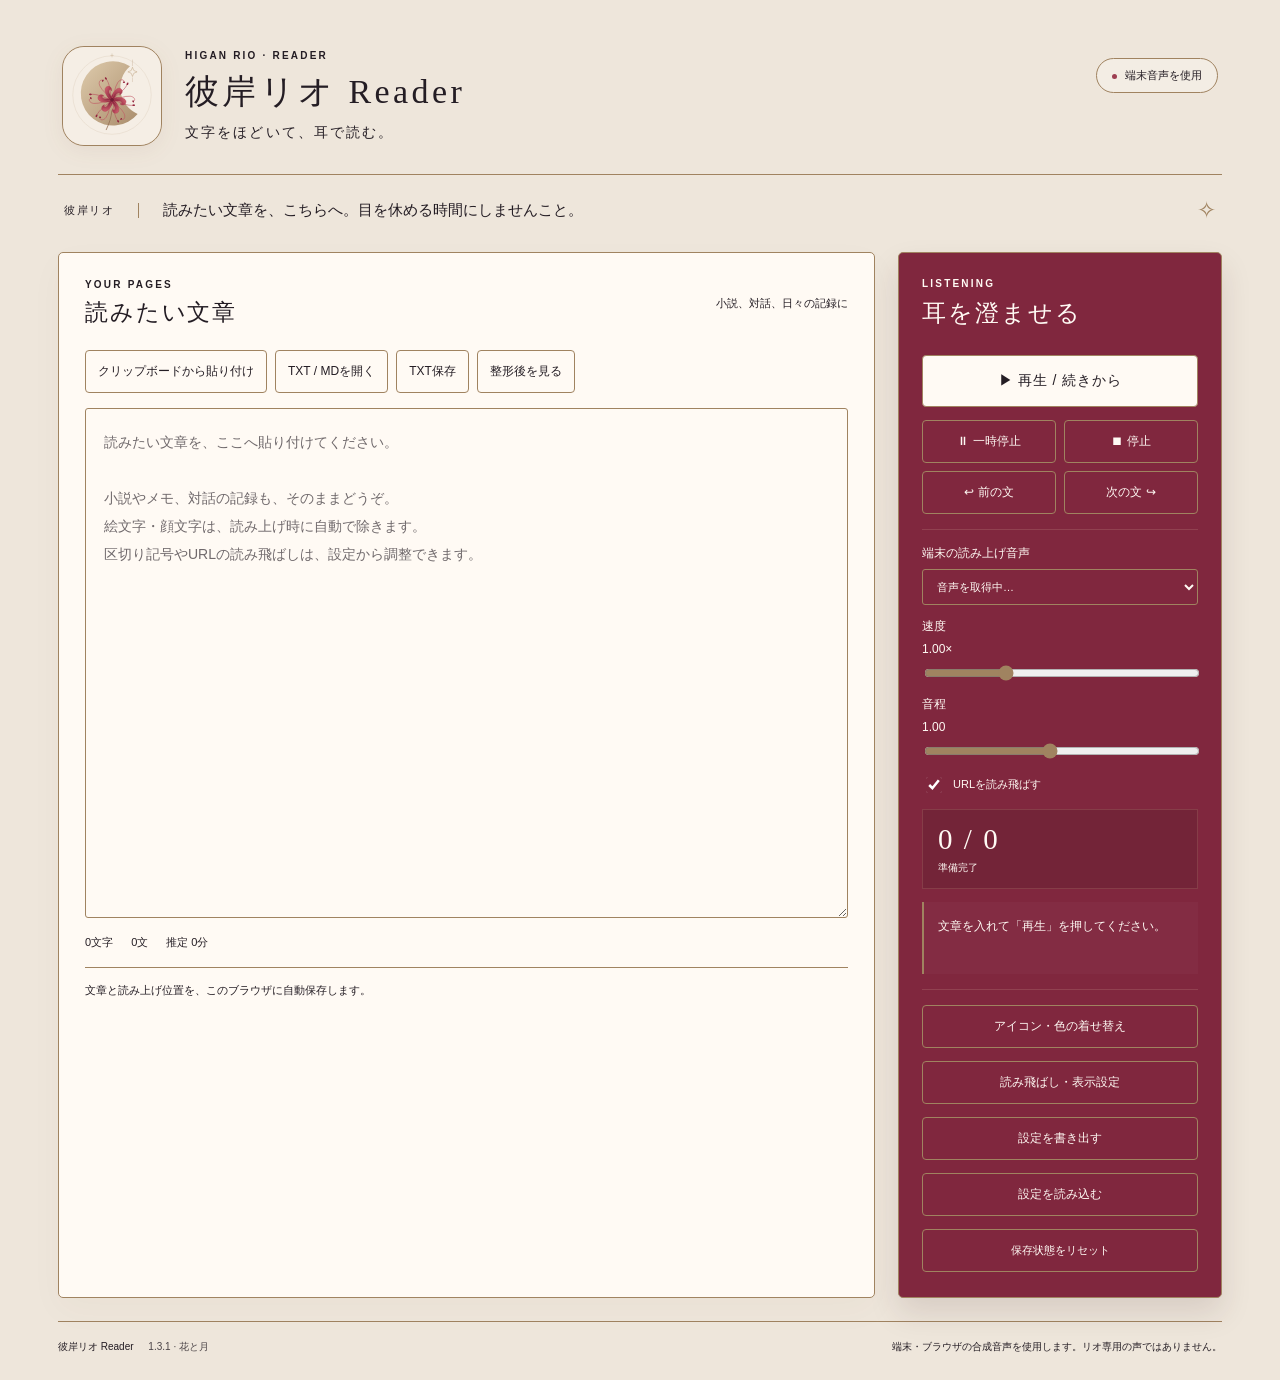
<file: Chara-reader/index.html>
<!doctype html>
<html lang="ja">
<head>
  <meta charset="utf-8">
  <meta name="viewport" content="width=device-width, initial-scale=1, viewport-fit=cover">
  <meta name="theme-color" content="#781f35">
  <meta name="description" content="彼岸リオをモチーフにした長文読み上げWebアプリ。ChatGPTログ・小説・メモ等を一括貼り付けして端末音声で再生できます。">
  <link rel="manifest" href="manifest.webmanifest">
  <link rel="icon" href="assets/rio-favicon.svg" type="image/svg+xml">
  <title>彼岸リオ Reader</title>
  <link rel="stylesheet" href="style.css">
</head>
<body>
<div class="app-shell">
  <header class="hero">
    <img id="heroIcon" src="assets/rio-icon.svg" class="hero-icon" alt="彼岸リオのアイコン">
    <div>
      <div class="eyebrow">HIGAN RIO · READER</div>
      <h1 id="readerTitle">彼岸リオ Reader</h1>
      <p class="hero-caption">文字をほどいて、耳で読む。</p>
    </div>
    <div class="status-pill" id="supportBadge">端末音声を使用</div>
  </header>

  <section class="rio-message" aria-label="リオからの案内">
    <span id="rioSpeaker" class="rio-speaker">彼岸リオ</span>
    <p id="rioLine" class="rio-line" role="status">読みたい文章を、こちらへ。目を休める時間にしませんこと。</p>
    <span class="message-star" aria-hidden="true">✧</span>
  </section>
  <main class="layout">
    <section class="card main-card">
      <div class="section-heading"><div><span class="eyebrow">YOUR PAGES</span><h2>読みたい文章</h2></div><span class="small-note">小説、対話、日々の記録に</span></div>
      <div class="toolbar">
        <button class="btn accent" id="pasteBtn">クリップボードから貼り付け</button>
        <button class="btn" id="openBtn">TXT / MDを開く</button>
        <button class="btn" id="saveBtn">TXT保存</button>
        <button class="btn" id="previewBtn">整形後を見る</button>
      </div>

      <label class="sr-only" for="textInput">読み上げる文章</label>
      <textarea id="textInput" spellcheck="false" placeholder="読みたい文章を、ここへ貼り付けてください。

小説やメモ、対話の記録も、そのままどうぞ。
絵文字・顔文字は、読み上げ時に自動で除きます。
区切り記号やURLの読み飛ばしは、設定から調整できます。"></textarea>

      <input type="file" id="fileInput" accept=".txt,.md,.markdown,text/plain,text/markdown" hidden>

      <div class="meta-row">
        <span id="charCount">0文字</span>
        <span id="chunkCount">0文</span>
        <span id="estimate">推定 0分</span>
      </div>
      <p class="save-notice" id="saveNotice">文章と読み上げ位置を、このブラウザに自動保存します。</p>
    </section>

    <aside class="card side-card">
      <div class="console-title"><span class="eyebrow">LISTENING</span><h2>耳を澄ませる</h2></div>

      <button class="btn primary wide" id="playBtn">▶ 再生 / 続きから</button>

      <div class="button-grid">
        <button class="btn" id="pauseBtn">⏸ 一時停止</button>
        <button class="btn" id="stopBtn">⏹ 停止</button>
        <button class="btn" id="prevBtn">↩ 前の文</button>
        <button class="btn" id="nextBtn">次の文 ↪</button>
      </div>

      <div class="divider"></div>

      <label>端末の読み上げ音声
        <select id="voiceSelect"></select>
      </label>

      <label>速度 <span id="rateLabel">1.00×</span>
        <input id="rateRange" type="range" min="0.6" max="2.0" value="1.0" step="0.05">
      </label>

      <label>音程 <span id="pitchLabel">1.00</span>
        <input id="pitchRange" type="range" min="0.5" max="1.6" value="1.0" step="0.05">
      </label>

      <label class="check-row">
        <input type="checkbox" id="skipUrls" checked>
        URLを読み飛ばす
      </label>

      <div class="progress-card">
        <div class="progress-main" id="progressBig">0 / 0</div>
        <div class="progress-sub" id="progressSmall">準備完了</div>
      </div>

      <div class="now-reading" id="nowReading">文章を入れて「再生」を押してください。</div>

      <div class="divider"></div>

      <button class="btn wide" id="appearanceBtn">アイコン・色の着せ替え</button>
      <button class="btn wide" id="settingsBtn">読み飛ばし・表示設定</button>
      <button class="btn wide" id="exportSettingsBtn">設定を書き出す</button>
      <button class="btn wide" id="importSettingsBtn">設定を読み込む</button>
      <input type="file" id="settingsFileInput" accept=".json,application/json" hidden>

      <button class="btn danger wide" id="resetBtn">保存状態をリセット</button>
    </aside>
  </main>

  <footer>
    <span>彼岸リオ Reader <span class="version">1.3.1 · 花と月</span></span>
    <span>端末・ブラウザの合成音声を使用します。リオ専用の声ではありません。</span>
  </footer>
</div>

<dialog id="previewDialog">
  <div class="dialog-head">
    <strong>読み上げ用に整形した文章</strong>
    <button class="btn" data-close="previewDialog">閉じる</button>
  </div>
  <div class="dialog-body" id="previewBody"></div>
</dialog>

<dialog id="settingsDialog">
  <div class="dialog-head">
    <strong>読み飛ばし・表示設定</strong>
    <button class="btn" data-close="settingsDialog">閉じる</button>
  </div>
  <div class="dialog-body settings-body">
    <p class="settings-intro">読み方と案内の言葉を、お好みに合わせて整えられますわ。</p>
    <label>完全一致で読み飛ばす行（1行につき1項目）
      <textarea id="skipExactInput" class="settings-textarea"></textarea>
    </label>

    <label>部分一致で読み飛ばす文字列（1行につき1項目）
      <textarea id="skipContainsInput" class="settings-textarea"></textarea>
    </label>

    <label>キャラクターの表示名
      <input id="displayNameInput" type="text">
    </label>

    <label>待機時の台詞
      <input id="readyLineInput" type="text">
    </label>

    <label>再生開始時の台詞
      <input id="playLineInput" type="text">
    </label>

    <label>一時停止時の台詞
      <input id="pauseLineInput" type="text">
    </label>

    <label>読了時の台詞
      <input id="finishLineInput" type="text">
    </label>

    <label>文章が空のときの台詞<input id="emptyLineInput" type="text"></label>
    <label>読み上げエラー時の台詞<input id="errorLineInput" type="text"></label>
    <div class="button-grid">
      <button class="btn primary" id="saveSettingsBtn">設定を保存</button>
      <button class="btn" id="restoreDefaultsBtn">初期設定へ戻す</button>
    </div>
  </div>
</dialog>

<dialog id="appearanceDialog" aria-labelledby="appearanceHeading">
  <div class="dialog-head"><strong id="appearanceHeading">アイコン・色の着せ替え</strong><button class="btn" id="appearanceCancel">閉じる</button></div>
  <div class="dialog-body settings-body">
    <div id="appearancePreview" class="appearance-preview">
      <img id="appearancePreviewImage" src="assets/rio-icon.svg" alt="選択したアイコンのプレビュー">
      <div><strong id="appearancePreviewTitle">彼岸リオ Reader</strong><p>私らしい色で、読書の時間を。</p></div>
      <div id="appearancePreviewPaper">読みたい文章を、こちらへ。<span id="appearancePreviewButton">再生</span></div>
    </div>
    <label>アイコン<select id="iconChoice"><option value="emblem">花と月 — 紋章</option><option value="jewel">花月の宝飾 — 彼岸花と月</option><option value="wisteria">藤月の宝飾 — 藤と彼岸花</option><option value="woodland">木陰の月飾り — 若葉と彼岸花</option><option value="chizuru">チヅルの書香 — 蜂蜜・本・若葉</option><option id="customIconOption" value="custom" disabled>自分の画像</option></select></label>
    <label>自分の画像を選ぶ<input id="customIconFile" type="file" accept="image/png,image/jpeg,image/webp"></label>
    <p class="appearance-help">PNG・JPEG・WebP、8MBまで。画像は中央の正方形に整え、このブラウザに保存します。外部へのアップロードは行いません。</p>
    <fieldset><legend>着せ替えの見本（配色＋アイコン）</legend><div class="preset-row"><button class="btn" id="preset-ivory">花と月</button><button class="btn" id="preset-midnight">夜の書斎</button><button class="btn" id="preset-lavender">藤の便り</button><button class="btn" id="preset-forest">木陰</button><button class="btn" id="preset-honey">蜂蜜の書斎</button></div></fieldset>
    <p class="appearance-help">見本を選ぶとアイコンも切り替わります。「自分の画像」は維持します。以下のオリジナル配色を調整してもアイコンは変わりません。</p><div class="color-grid"><label>背景色<input type="color" id="backgroundColor" value="#eee6db"></label><label>読書面の色<input type="color" id="paperColor" value="#fffaf4"></label><label>アクセント色<input type="color" id="accentColor" value="#80273e"></label><label>装飾色<input type="color" id="goldColor" value="#a08360"></label></div>
    <p class="appearance-help">文字色は明るさに合わせて自動調整します。名前と台詞は「読み飛ばし・表示設定」で変更できます。着せ替えはアプリ内の表示に反映し、ホーム画面のアプリアイコンは変わりません。</p>
    <p id="appearanceNotice" role="status" class="appearance-help"></p>
    <div class="button-grid"><button class="btn primary" id="appearanceSave">着せ替えを保存</button><button class="btn" id="appearanceReset">標準の見た目に戻す</button></div>
  </div>
</dialog>
<dialog id="confirmDialog" aria-labelledby="confirmMessage">
  <div class="dialog-body settings-body">
    <p id="confirmMessage" class="settings-intro"></p>
    <div class="button-grid"><button class="btn primary" id="confirmOk">はい</button><button class="btn" id="confirmCancel">やめる</button></div>
  </div>
</dialog>
<script src="rio-config.js"></script>
<script src="appearance.js"></script>
<script src="app.js"></script>
</body>
</html>
</file>
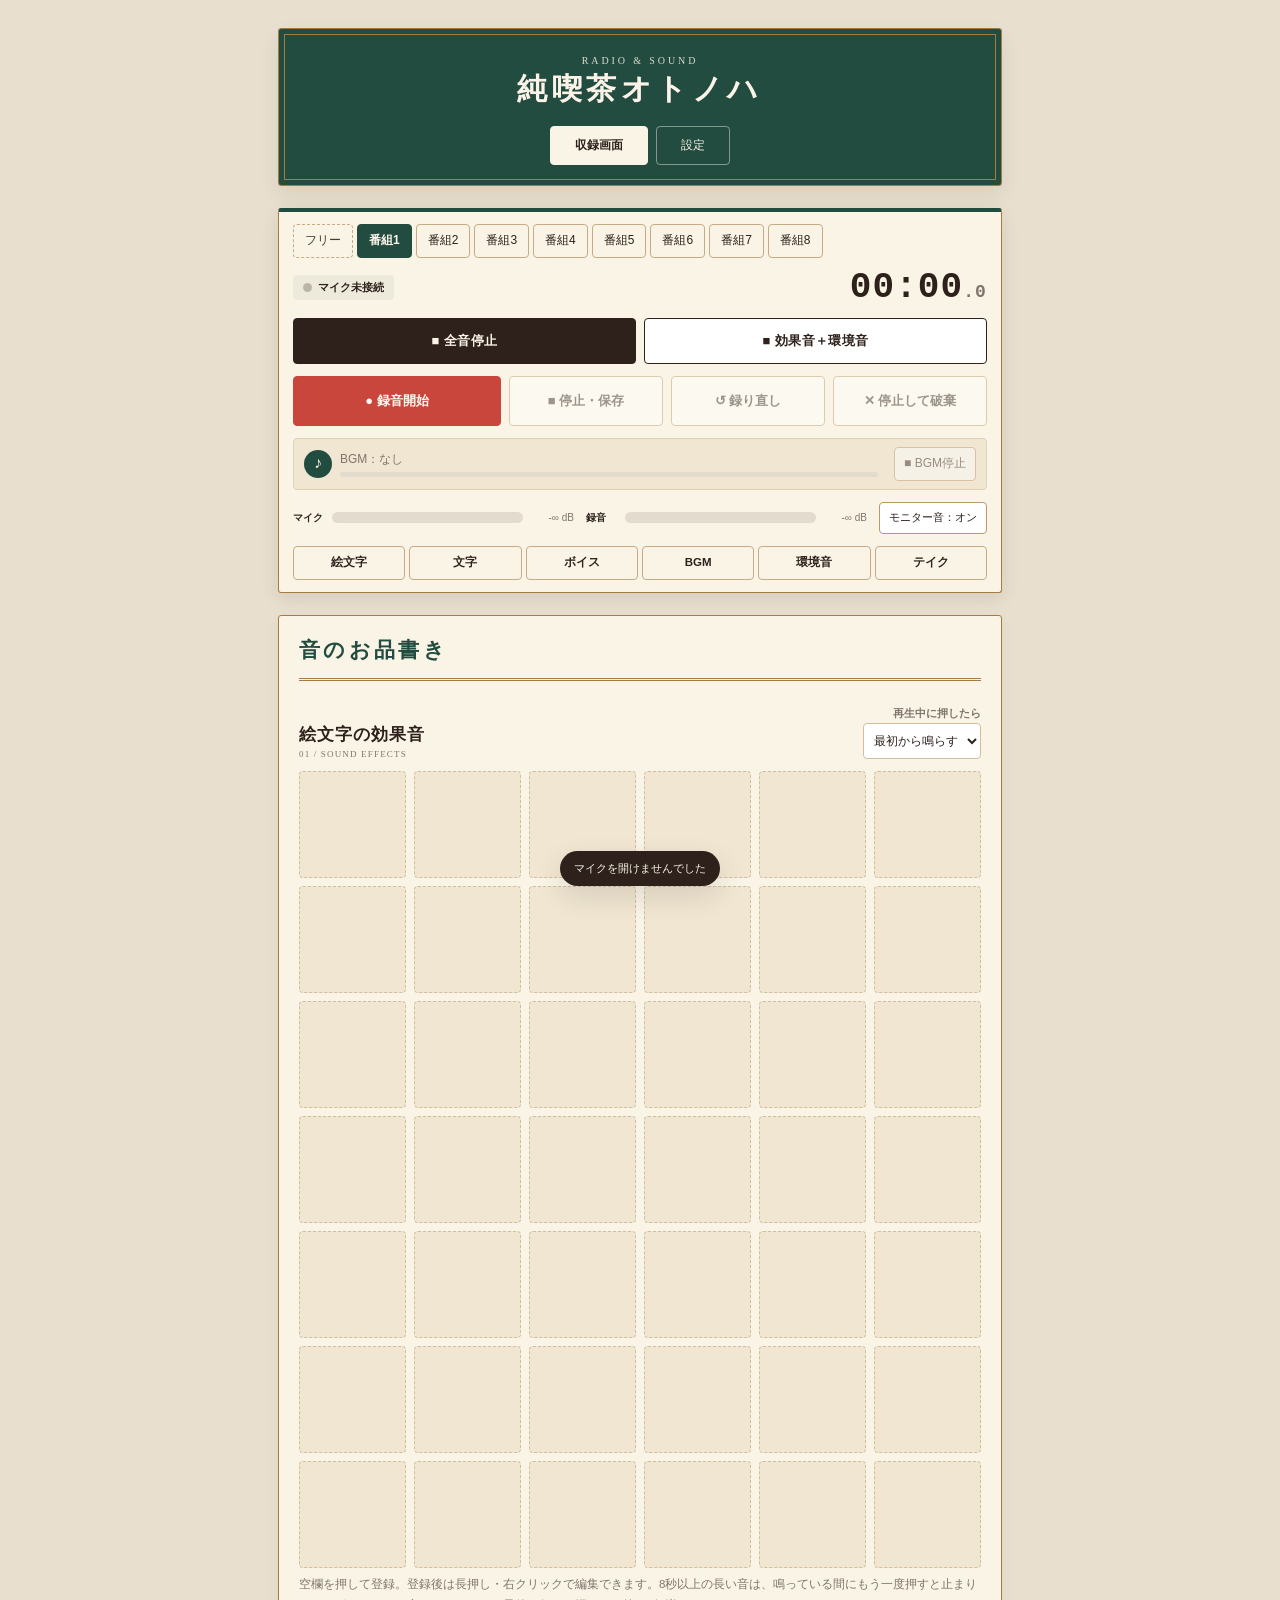
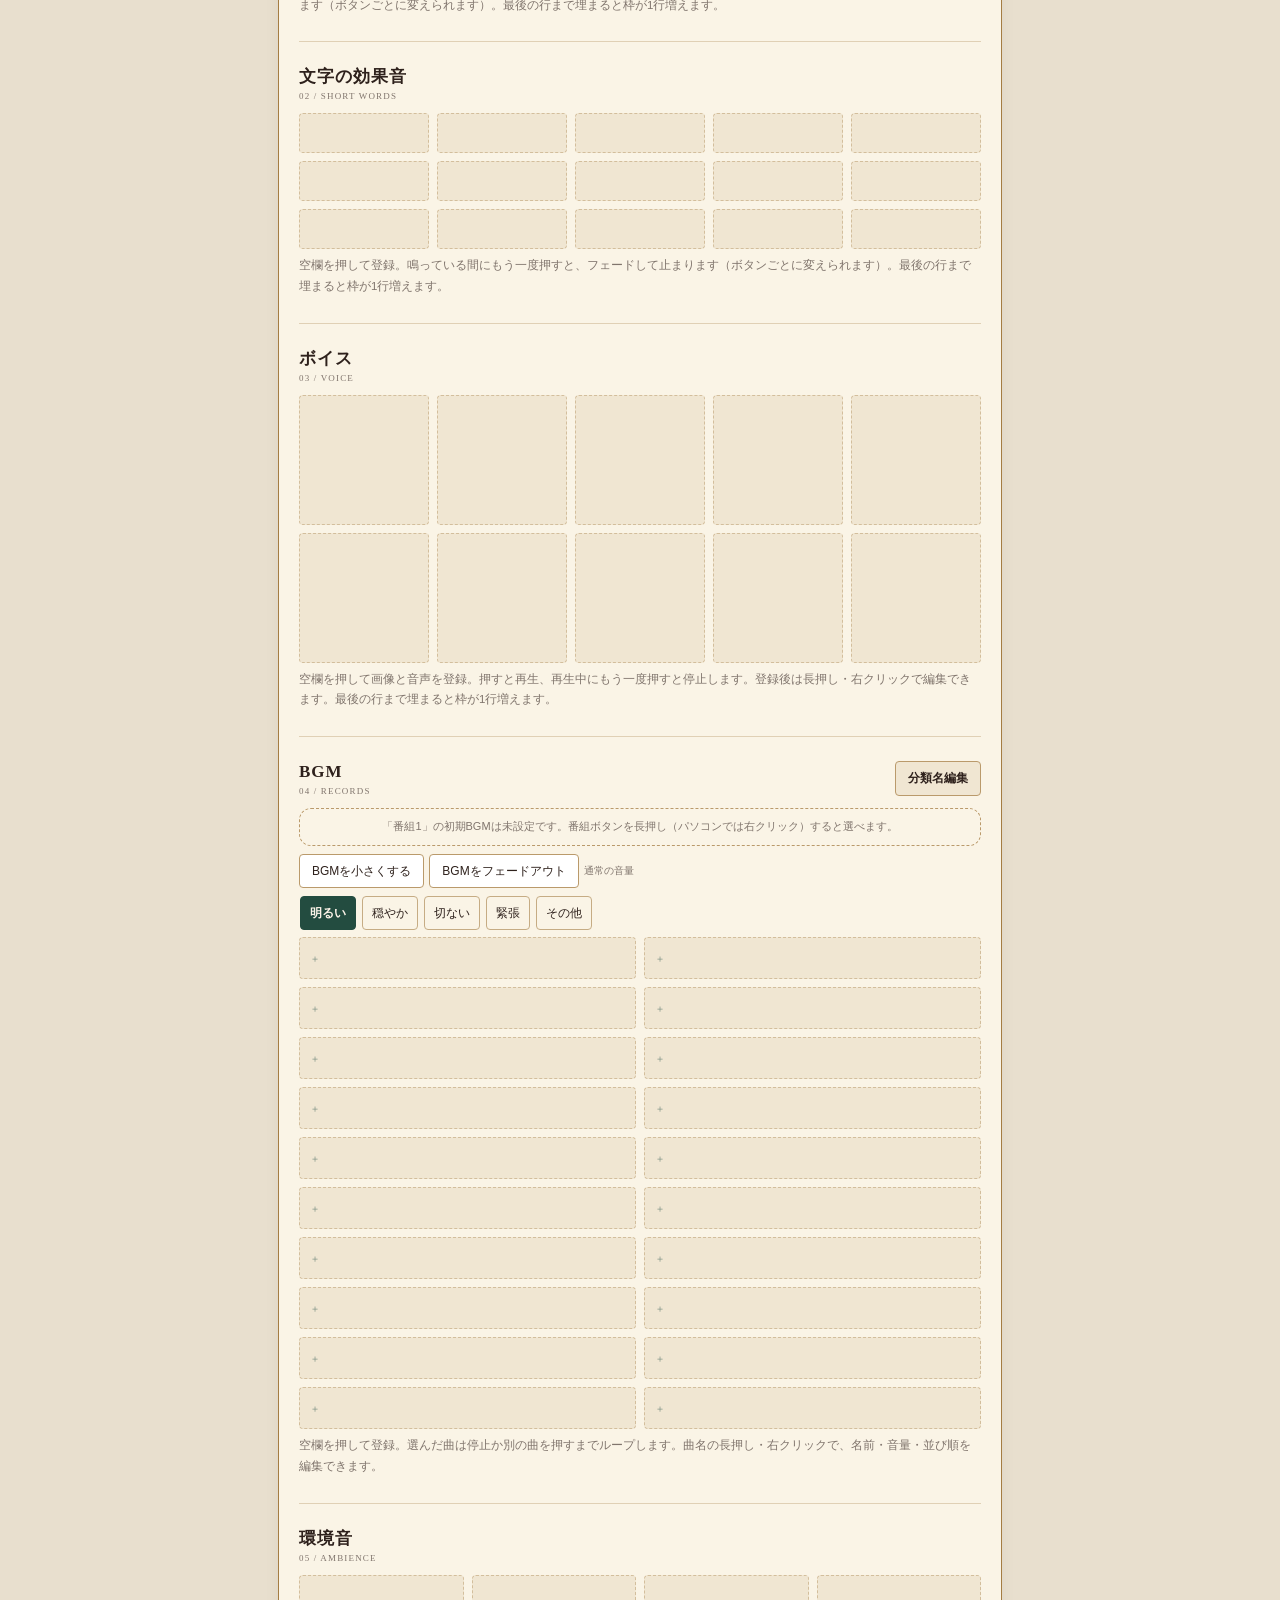
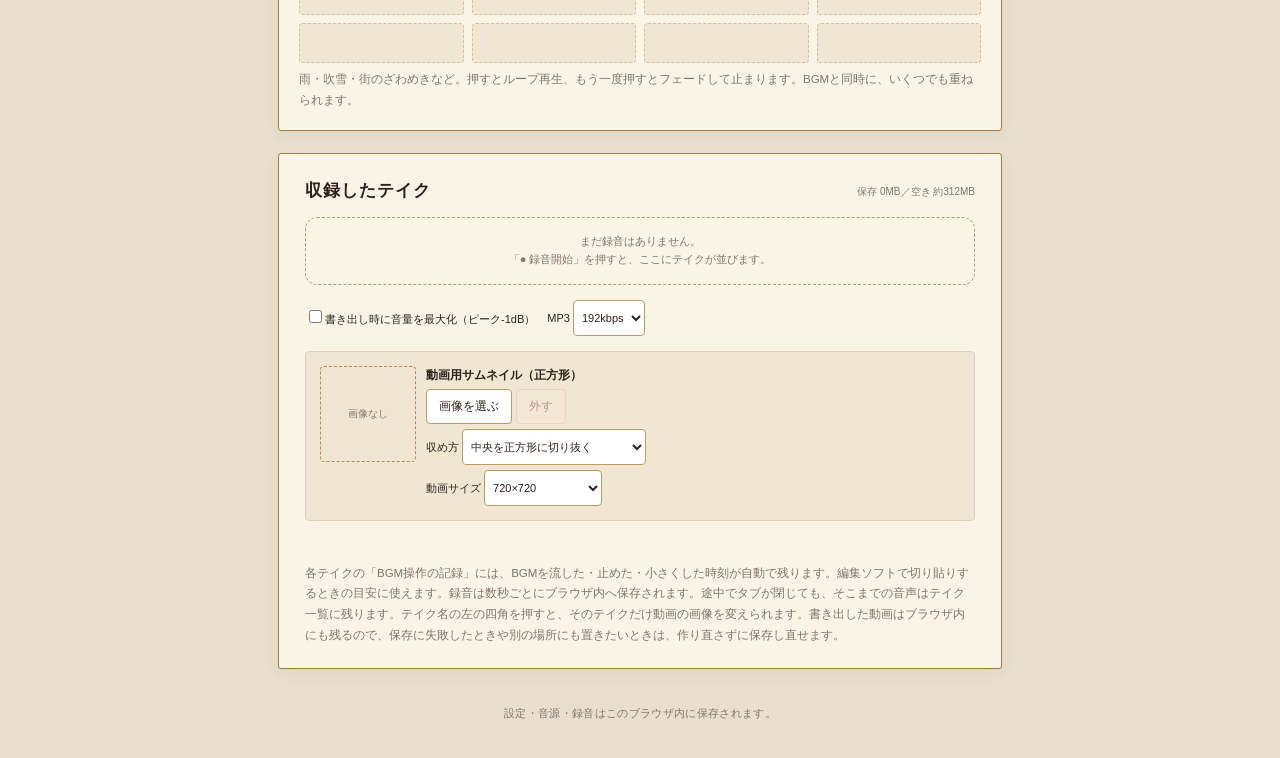
<file: Otonoha/index.html>
<!doctype html>
<html lang="ja">
<head>
<meta charset="utf-8">
<meta name="viewport" content="width=device-width,initial-scale=1,viewport-fit=cover">
<meta name="robots" content="noindex, nofollow">
<title>純喫茶オトノハ</title>
<style>
:root{--a-p-12:color-mix(in srgb,var(--accent) 12%,var(--paper));--a-p-45:color-mix(in srgb,var(--accent) 45%,var(--paper));--a-p-6:color-mix(in srgb,var(--accent) 6%,var(--paper));--a-p-60:color-mix(in srgb,var(--accent) 60%,var(--paper));--a-p-75:color-mix(in srgb,var(--accent) 75%,var(--paper));--a-p-88:color-mix(in srgb,var(--accent) 88%,var(--paper));--d-p-12:color-mix(in srgb,var(--decor) 12%,var(--paper));--d-p-20:color-mix(in srgb,var(--decor) 20%,var(--paper));--d-p-30:color-mix(in srgb,var(--decor) 30%,var(--paper));--d-p-45:color-mix(in srgb,var(--decor) 45%,var(--paper));--d-p-60:color-mix(in srgb,var(--decor) 60%,var(--paper));--d-p-75:color-mix(in srgb,var(--decor) 75%,var(--paper));--d-p-88:color-mix(in srgb,var(--decor) 88%,var(--paper));--i-a-30:color-mix(in srgb,var(--ink) 30%,var(--accent));--i-a-45:color-mix(in srgb,var(--ink) 45%,var(--accent));--i-a-6:color-mix(in srgb,var(--ink) 6%,var(--accent));--i-a-75:color-mix(in srgb,var(--ink) 75%,var(--accent));--i-a-88:color-mix(in srgb,var(--ink) 88%,var(--accent));--i-d-20:color-mix(in srgb,var(--ink) 20%,var(--decor));--i-d-6:color-mix(in srgb,var(--ink) 6%,var(--decor));--i-d-60:color-mix(in srgb,var(--ink) 60%,var(--decor));--i-p-12:color-mix(in srgb,var(--ink) 12%,var(--paper));--i-p-30:color-mix(in srgb,var(--ink) 30%,var(--paper));--i-p-60:color-mix(in srgb,var(--ink) 60%,var(--paper));--i-p-75:color-mix(in srgb,var(--ink) 75%,var(--paper));--i-p-88:color-mix(in srgb,var(--ink) 88%,var(--paper));--i-r-45:color-mix(in srgb,var(--ink) 45%,var(--rec));--i-w-30:color-mix(in srgb,var(--ink) 30%,var(--warn));--i-w-60:color-mix(in srgb,var(--ink) 60%,var(--warn));--i-w-75:color-mix(in srgb,var(--ink) 75%,var(--warn));--i-w-88:color-mix(in srgb,var(--ink) 88%,var(--warn));--p-h-60:color-mix(in srgb,var(--paper) 60%,var(--hi));--p-h-88:color-mix(in srgb,var(--paper) 88%,var(--hi));--r-p-12:color-mix(in srgb,var(--rec) 12%,var(--paper));--r-p-30:color-mix(in srgb,var(--rec) 30%,var(--paper));--r-p-45:color-mix(in srgb,var(--rec) 45%,var(--paper));--r-p-6:color-mix(in srgb,var(--rec) 6%,var(--paper));--w-p-12:color-mix(in srgb,var(--warn) 12%,var(--paper));--w-p-45:color-mix(in srgb,var(--warn) 45%,var(--paper));--w-p-6:color-mix(in srgb,var(--warn) 6%,var(--paper));--w-p-75:color-mix(in srgb,var(--warn) 75%,var(--paper));--w-p-88:color-mix(in srgb,var(--warn) 88%,var(--paper));--a-p-20:color-mix(in srgb,var(--accent) 20%,var(--paper));--a-p-30:color-mix(in srgb,var(--accent) 30%,var(--paper));--bg:#dff0de;--paper:#f8fcf6;--accent:#56a678;--decor:#e04a5c;--on-decor:#fbf3e8;--ink:#3d2a22;--on-accent:#fffaf4;--hi:#ffffff;--shade:#2a2018;--rec:#c8463b;--warn:#d39a3a;--muted:var(--i-p-60);--leaf:var(--accent);--line:var(--d-p-45);--rec-pale:var(--r-p-12);--shadow:0 10px 28px color-mix(in srgb,var(--shade) 13%,transparent);--title-font:"Hiragino Mincho ProN","Yu Mincho","YuMincho","Noto Serif JP",serif}
[hidden]{display:none!important}
*{box-sizing:border-box}
html{background:var(--bg);touch-action:manipulation;-webkit-text-size-adjust:100%}
button,input,select,label,a{touch-action:manipulation}
body{margin:0;color:var(--ink);font-family:-apple-system,BlinkMacSystemFont,"Hiragino Sans","Yu Gothic",sans-serif;min-height:100vh}
button,input,select{font:inherit;color:inherit}
button{cursor:pointer}
button:disabled{cursor:default;opacity:.45}
button:focus-visible,input:focus-visible,select:focus-visible{outline:3px solid var(--a-p-88);outline-offset:2px}
.app{margin:0 auto}
.top{text-align:center}
.pill,.btn{border:1px solid var(--d-p-75);border-radius:999px;padding:7px 10px;background:var(--hi);font-size:11px;white-space:nowrap}
.danger{color:var(--i-r-45);border-color:var(--r-p-30);background:var(--r-p-6)}
.primary{border-color:var(--a-p-60);background:var(--a-p-6);font-weight:700}
.gold{border-color:var(--d-p-75);background:var(--d-p-12);font-weight:700}
.shell{position:relative}
.content{position:relative;z-index:1}
.section{margin-top:15px}
.section:first-child{margin-top:4px}
.section-title{display:flex;align-items:center;justify-content:space-between;gap:7px}
.section-title h2{margin:0}
.section-title span{font-size:10px;color:var(--muted);font-weight:400}
.section-title .btn{flex-shrink:0}
.chip{border:1px solid var(--d-p-60);border-radius:999px;padding:4px 9px;background:var(--paper);white-space:nowrap;font-size:10px}
.chip.active{background:var(--a-p-20);border-color:var(--a-p-60);color:var(--i-a-75);font-weight:700}
.bgm-tabs{display:flex;overflow-x:auto;padding:2px 1px 7px;scrollbar-width:thin}
.emoji-grid{display:grid;grid-template-columns:repeat(6,minmax(0,1fr));align-content:start}
.emoji-pad{position:relative;min-width:0;border:1px solid var(--a-p-45);border-radius:12px;background:var(--hi);display:grid;place-items:center;font-size:25px;user-select:none}
.emoji-pad.loaded{background:var(--paper);border-color:var(--a-p-60)}
.emoji-pad.playing,.text-pad.playing{border-color:var(--i-a-6)}
.emoji-pad:active,.text-pad:active{transform:scale(.96)}
.emoji-pad .shortcut,.text-pad .shortcut{position:absolute;bottom:2px;right:3px;color:var(--i-p-75);font-size:8px}
.text-grid{display:grid;gap:5px;min-height:130px;align-content:start}
.text-pad{position:relative;min-width:0;height:40px;padding:3px 5px;border:1px solid var(--d-p-88);border-radius:12px;background:var(--p-h-88);font-size:12px;font-weight:700;white-space:nowrap;overflow:hidden;text-overflow:ellipsis;user-select:none}
.text-pad.loaded{border-color:var(--i-d-20)}
.emoji-pad:not(.loaded),.text-pad:not(.loaded){background:var(--p-h-60);border-style:dashed}
.section-help{margin:6px 0 0;color:var(--i-p-60);font-size:10px;line-height:1.45}
.bgm-card{border-radius:11px}
.bgm-card.active{background:var(--a-p-6)}
.bgm-row{display:grid;grid-template-columns:minmax(0,1fr) auto;gap:4px;align-items:stretch}
.bgm-play{width:100%;border:0;border-radius:8px;display:flex;align-items:center;text-align:left}
.bgm-icon{flex:none;display:grid;place-items:center;border:1px solid var(--i-d-20)}
.bgm-name{font-weight:800;overflow:hidden;text-overflow:ellipsis;white-space:nowrap}
.desk{display:grid;gap:12px}
.content.desk{padding:6px 6px 2px}
.lamp{display:inline-flex;align-items:center;gap:6px;font-weight:700;padding:4px 10px;border-radius:999px}
.lamp i{width:9px;height:9px;border-radius:50%;background:var(--i-p-30)}
.lamp.ready i{background:var(--leaf)}
.lamp.rec{border-color:var(--r-p-45);background:var(--rec-pale);color:var(--i-r-45)}
.lamp.rec i{background:var(--rec);animation:blink 1s steps(2,start) infinite}
.lamp.pause{border-color:var(--w-p-45);background:var(--w-p-12)}
.lamp.pause i{background:var(--warn)}
@keyframes blink{to{opacity:.25}}
@media(prefers-reduced-motion:reduce){
 .lamp.rec i{animation:none}
}
.timer{font:700 38px/1 ui-monospace,"SF Mono",Menlo,Consolas,monospace;font-variant-numeric:tabular-nums;letter-spacing:.01em;text-align:center;padding:10px 0 2px}
.timer small{font-size:18px;color:var(--muted)}
.transport{display:grid}
.tbtn{height:48px;border-radius:13px;border:1px solid var(--d-p-75);background:var(--hi);font-weight:800;font-size:13px}
.tbtn.recbtn{border-color:var(--r-p-45);background:var(--r-p-6);color:var(--i-r-45)}
.tbtn.recbtn.on{background:var(--w-p-6);border-color:var(--w-p-75);color:var(--i-w-75)}
.tbtn:active{transform:scale(.98)}
.panel{border:1px solid var(--d-p-60);border-radius:15px;display:grid;gap:7px}
.panel h3{margin:0;display:flex;justify-content:space-between;align-items:center;gap:6px}
.panel h3 span{font-weight:400;color:var(--muted);font-size:10px}
.mic-row{display:flex;gap:6px;align-items:center}
.mic-row select{flex:1;min-width:0;border:1px solid var(--d-p-75);border-radius:8px;padding:6px;background:var(--hi);font-size:11px}
.meter-row{display:grid;grid-template-columns:80px minmax(0,1fr) 52px;gap:7px;align-items:center;font-size:11px;font-weight:700}
.meter{position:relative;height:11px;border-radius:6px;background:var(--i-p-12);overflow:hidden}
.meter i{position:absolute;inset:0;background:#8db37d 0;clip-path:inset(0 100% 0 0)}
.meter b{position:absolute;top:0;bottom:0;width:2px;background:var(--i-w-88);left:0;opacity:.7}
.meter-row output{font-variant-numeric:tabular-nums;font-weight:400;text-align:right;font-size:10px;color:var(--muted)}
.meter-row output.clip{color:var(--rec);font-weight:800}
.volume-row{display:grid;grid-template-columns:78px minmax(0,1fr) 42px;gap:7px;align-items:center;font-size:11px;font-weight:700}
.volume-row input{width:100%;accent-color:var(--a-p-88)}
.volume-row output{font-variant-numeric:tabular-nums;color:var(--i-a-45);text-align:right;font-weight:400}
.opts{display:flex;flex-wrap:wrap;gap:5px 12px;font-size:11px}
.opts label{display:inline-flex;align-items:center;gap:4px}
.opts input{accent-color:var(--a-p-88)}
.note{margin:0;font-size:10px;color:var(--i-p-60);line-height:1.5}
.duck-state{font-size:10px;color:var(--muted);font-weight:400}
.duck-state.on{color:var(--i-a-45);font-weight:700}
.takes{display:grid;gap:7px}
.end-row{display:flex;flex-wrap:wrap;gap:5px;align-items:center}
.end-row select{border:1px solid var(--d-p-75);border-radius:8px;padding:5px;background:var(--hi);font-size:11px}
#bgmLowBtn.on{border-color:var(--a-p-88);background:var(--a-p-6)}
.cover-row{display:grid;grid-template-columns:96px minmax(0,1fr);gap:10px;align-items:start;border:1px solid var(--d-p-60);border-radius:13px}
.cover-thumb{width:96px;aspect-ratio:1;max-width:100%;border:1px dashed var(--d-p-88);border-radius:10px;background:var(--d-p-12) center/cover no-repeat;display:grid;place-items:center;font-size:10px;color:var(--muted);overflow:hidden}
.cover-thumb.set{border-style:solid;color:transparent}
.cover-ctl{display:grid;gap:5px;font-size:11px;min-width:0}
.cover-ctl strong{font-size:12px}
.cover-ctl select{border:1px solid var(--d-p-75);border-radius:8px;padding:4px;background:var(--hi);font-size:11px;max-width:100%}
.cover-ctl .btns{display:flex;gap:4px;flex-wrap:wrap}
.take-cover{width:38px;height:38px;flex:none;border:1px dashed var(--d-p-88);border-radius:8px;background:var(--d-p-12) center/cover no-repeat;font-size:9px;color:var(--muted);padding:0}
.take-cover.own{border-style:solid;border-color:var(--a-p-88)}
.take-cover.inherit{opacity:.55}
.take{border:1px solid var(--d-p-60);border-radius:13px;display:grid;gap:6px}
.take.live{border-color:var(--r-p-45);background:var(--paper)}
.take-top{display:flex;gap:6px;align-items:center}
.take-name{flex:1;min-width:0;border:1px solid transparent;border-radius:7px;background:transparent;font-weight:800;font-size:13px;padding:3px 4px}
.take-name:hover,.take-name:focus{border-color:var(--d-p-75);background:var(--hi)}
.take-meta{font-size:10px;color:var(--muted);font-variant-numeric:tabular-nums}
.take-meta .warn{color:var(--i-r-45);font-weight:700}
.take audio{width:100%;height:34px}
.take-actions{display:flex;flex-wrap:wrap;gap:4px}
.take-actions .btn{padding:6px 9px;font-size:10.5px}
.take-progress{font-size:10px;color:var(--i-a-45);font-weight:700}
.markers{font-size:10.5px}
.markers summary{cursor:pointer;color:var(--muted)}
.markers ol{margin:5px 0 0;padding-left:0;list-style:none;display:grid;gap:2px;font-variant-numeric:tabular-nums}
.markers li{display:flex;gap:8px}
.markers li time{color:var(--i-a-45);font-weight:700;min-width:58px}
.empty{padding:15px 9px;text-align:center;color:var(--i-p-60);border:1px dashed var(--d-p-75);border-radius:12px;font-size:11px;line-height:1.6}
.export-opts{display:flex;flex-wrap:wrap;gap:6px 12px;align-items:center;font-size:11px}
.export-opts select{border:1px solid var(--d-p-75);border-radius:8px;padding:4px;background:var(--hi);font-size:11px}
.storage{font-size:10px;color:var(--muted);text-align:right}
.footer{text-align:center;color:var(--i-p-60);line-height:1.6;margin:14px 5px 0}
.modal-back{position:fixed;inset:0;background:#2d281fba;display:none;align-items:center;justify-content:center;padding:13px;z-index:10}
.modal-back.open{display:flex}
.modal{width:min(420px,100%);max-height:90vh;overflow-y:auto}
.modal h2{font-size:18px;margin:0 0 12px}
.field{display:grid;gap:6px;margin:11px 0}
.field label{font-size:12px;font-weight:700}
.field input,.field select{width:100%;border:1px solid var(--d-p-75);border-radius:10px;background:var(--hi);padding:9px}
.field input[type=range]{padding:0;accent-color:var(--a-p-88)}
.field input[type=file]{padding:6px}
.field small{color:var(--i-p-75);font-size:10px;line-height:1.4}
.filebox{background:var(--paper);border:1px dashed var(--d-p-88);border-radius:10px;padding:8px}
.modal-actions{display:flex;justify-content:space-between;gap:7px;align-items:center;margin-top:14px;flex-wrap:wrap}
.modal-actions .btn{font-size:12px}
.actions-right{display:flex;gap:6px}
.move-row{display:flex;gap:7px}
.move-row button{flex:1}
.category-list{display:grid;gap:7px}
.category-line.moved input{animation:rowflash .7s ease-out}
@keyframes rowflash{0%{background:var(--a-p-20);border-color:var(--a-p-88)}100%{background:var(--hi)}}
@media(max-width:480px){
 .section-help,.note,.take-meta,.category-note{font-size:11.5px;line-height:1.55}
 .chip{font-size:11.5px;padding:5px 10px}
 .meters .meter-row{font-size:11px}
 .bgm-tabs{gap:5px}
}
@media(pointer:coarse){
 input:not([type=range]):not([type=checkbox]):not([type=radio]):not([type=file]),select,textarea{font-size:16px!important}
}
.category-line .tab-move{width:40px;padding:6px 0;font-size:14px;border-radius:9px}
.category-line{display:grid;grid-template-columns:minmax(0,1fr) 40px 40px;gap:6px}
.category-line input{width:100%;min-width:0;border:1px solid var(--d-p-75);border-radius:9px;background:var(--hi);padding:8px}
.category-note{font-size:10px;color:var(--i-p-75);line-height:1.5}
.emoji-head-controls{display:flex;align-items:center;gap:5px}
.btn.armed{background:var(--rec);border-color:var(--rec);color:var(--on-accent);font-weight:700}
.confirm-back{z-index:15}
.confirm-text{margin:0;font-size:13px;line-height:1.7;white-space:pre-line}
#confirmYes{font-weight:700}
.notice{position:fixed;z-index:20;bottom:14px;left:50%;width:max-content;max-width:92vw;transform:translate(-50%,15px);opacity:0;transition:.2s;background:var(--ink);color:var(--paper);border-radius:999px;padding:9px 14px;box-shadow:var(--shadow);font-size:11px;pointer-events:none}
.notice.show{opacity:1;transform:translate(-50%,0)}
@media(max-width:390px){
 .emoji-head-controls{gap:3px}
}
@media(max-width:360px){
 .app{padding-left:6px;padding-right:6px}
 .shell{padding-left:8px;padding-right:8px}
 .emoji-grid{gap:4px;grid-auto-rows:49px}
 .emoji-pad{height:49px;font-size:22px}
 .text-grid{gap:4px}
 .text-pad{font-size:11px;padding:2px}
}
.app{display:grid;grid-template-columns:minmax(0,1fr)}
.app>*,.recbar-in>*,.content{min-width:0}
.lamp{white-space:nowrap}
.top{margin-bottom:0}
.recbar-in{display:grid}
.recbar .timer{padding:0}
.meters{display:grid;grid-template-columns:1fr 1fr auto;gap:4px 12px;align-items:center}
.meters .meter-row{grid-template-columns:34px minmax(0,1fr) 46px;gap:5px;font-size:10px}
@media(min-width:700px) and (min-height:700px){
 .recbar{position:sticky;top:env(safe-area-inset-top,0px);z-index:5}
}
@media(max-width:420px){
 .meters{grid-template-columns:minmax(0,1fr) auto}
 .meters .meter-row{grid-column:1}
 .meters .mon-btn{grid-column:2;grid-row:1/3}
 .cover-row{grid-template-columns:72px minmax(0,1fr)}
 .cover-thumb{width:72px}
 .cover-ctl label{display:grid;gap:3px}
 .cover-ctl select{width:100%}
}
.transport{grid-template-columns:1.35fr 1fr 1fr 1fr}
.recbar .tbtn{padding:0 4px}
.tbtn.discardbtn:not(:disabled){color:var(--i-r-45);border-color:var(--r-p-30);background:var(--hi)}
.voice-warn{border:1px solid var(--r-p-45);background:var(--rec-pale);color:var(--i-r-45);border-radius:10px;padding:6px 9px;font-size:11.5px;font-weight:700}
.bgm-now{display:grid;grid-template-columns:auto minmax(0,1fr) auto auto;gap:8px;align-items:center;border:1px solid var(--d-p-60);border-radius:12px}
.bgm-now-icon{width:28px;height:28px;display:grid;place-items:center;font-weight:700}
.bgm-now-name{font-size:12px;font-weight:800;white-space:nowrap;overflow:hidden;text-overflow:ellipsis}
.bgm-now-track{height:5px;border-radius:3px;background:var(--i-p-12);overflow:hidden;margin-top:3px}
.bgm-now-track i{display:block;height:100%;transform-origin:0 50%;transform:scaleX(0);background:var(--leaf)}
.bgm-now-time{font-size:10.5px;color:var(--muted);font-variant-numeric:tabular-nums}
.bgm-now .btn{padding:6px 9px}
.bgm-now[data-state="idle"] .bgm-now-name{color:var(--muted);font-weight:400}
.bgm-now[data-state="playing"]{border-color:var(--a-p-75);background:var(--a-p-6)}
.bgm-now[data-state="playing"] .bgm-now-icon{background:var(--leaf);color:var(--on-accent);animation:pulse 1.6s ease-in-out infinite}
.bgm-now[data-state="low"]{border-color:var(--w-p-75);background:var(--w-p-6)}
.bgm-now[data-state="low"] .bgm-now-icon{background:var(--w-p-75);color:var(--on-accent)}
.bgm-now[data-state="low"] .bgm-now-track i{background:var(--w-p-75)}
.bgm-now[data-state="loading"] .bgm-now-icon{animation:pulse .8s ease-in-out infinite}
.bgm-now[data-state="fading"]{border-color:var(--w-p-75)}
.bgm-now[data-state="error"]{border-color:var(--r-p-45);background:var(--rec-pale)}
.bgm-now[data-state="error"] .bgm-now-name{color:var(--i-r-45);white-space:normal}
.bgm-now[data-state="error"] .bgm-now-icon{background:var(--rec);color:var(--on-accent)}
@keyframes pulse{50%{opacity:.45}}
@media(prefers-reduced-motion:reduce){
 .bgm-now-icon{animation:none!important}
}
.bgm-play{min-height:50px;padding:6px 8px;gap:10px}
.bgm-icon{width:38px;height:38px;font-size:16px}
.bgm-name{font-size:13px}
.bgm-card{min-height:auto;padding:5px 6px}
.bgm-card.active{border-color:var(--i-a-6);box-shadow:0 0 0 2px color-mix(in srgb,var(--a-p-60) 67%,transparent)}
@media(max-width:420px){
 .bgm-now{grid-template-columns:auto minmax(0,1fr) auto}
 .bgm-now-time{display:none}
}
.prog-chips{display:flex;flex-wrap:wrap;gap:4px}
.prog-chip{border:1px solid var(--d-p-60);border-radius:999px;padding:6px 11px;background:var(--paper);white-space:nowrap;font-size:12px}
.prog-chip.active{background:var(--a-p-20);border-color:var(--a-p-88);color:var(--i-a-88);font-weight:800;box-shadow:0 0 0 2px color-mix(in srgb,var(--a-p-60) 40%,transparent)}
.prog-chip:disabled{opacity:.5}
.prog-chip.free{border-style:dashed;color:var(--i-p-88)}
.prog-chip.free.active{background:var(--d-p-20);border-style:solid;border-color:var(--i-p-60);color:var(--ink)}
.prog-colors{display:flex;flex-wrap:wrap;gap:6px}
.prog-colors label{display:flex;align-items:center;gap:5px;border:1px solid var(--d-p-75);border-radius:999px;padding:6px 12px;font-size:12px;font-weight:400!important;background:var(--hi);cursor:pointer}
.prog-colors input{width:auto!important;margin:0}
#monBtn.off{background:var(--w-p-12);border-color:var(--w-p-75);color:var(--i-w-75);font-weight:700}
.prog-bgm{margin-bottom:8px}
.prog-bgm .bgm-card{border-width:2px;border-color:var(--w-p-88)}
.prog-bgm .prog-bgm-label{font-size:10px;color:var(--i-w-60);font-weight:700;margin:0 0 3px 4px}
.prog-bgm .empty{padding:9px}
.db-steps{display:grid;grid-template-columns:repeat(3,minmax(0,1fr));gap:4px}
.db-steps .btn{padding:6px 2px;font-size:10.5px}
@media(max-width:420px){
 .db-steps{grid-template-columns:repeat(2,minmax(0,1fr))}
}
.content.desk{grid-template-columns:minmax(0,1fr)}
.takes{grid-template-columns:minmax(0,1fr)}
.take{min-width:0}
.take-top .take-name{width:0;min-width:0;flex:1 1 auto}
.take-actions .btn{white-space:normal}
.db-steps .btn,.try-row .btn,#settingsShell .section-title .btn{white-space:normal}
.pc-grid{display:grid;grid-template-columns:repeat(4,minmax(0,1fr));gap:5px}
.pc-slot{position:relative;aspect-ratio:1;max-width:100%;border:1px dashed var(--d-p-88);border-radius:9px;background:var(--d-p-12) center/cover no-repeat;font-size:16px;color:var(--i-d-20);padding:0;display:grid;place-items:center}
.pc-slot.set{border-style:solid;border-color:var(--d-p-75);color:transparent}
.pc-slot.use{border:2px solid var(--leaf);box-shadow:0 0 0 2px color-mix(in srgb,var(--a-p-60) 60%,transparent)}
.pc-slot.use::after{content:"使用中";position:absolute;left:2px;right:2px;bottom:2px;background:color-mix(in srgb,var(--accent) 90%,transparent);color:var(--on-accent);font-size:8.5px;border-radius:5px;text-align:center;line-height:1.5}
.pc-slot .pc-n{position:absolute;top:1px;left:4px;font-size:9px;color:var(--i-d-60);text-shadow:0 0 3px #fff}
.pc-actions{display:flex;flex-wrap:wrap;gap:5px}
.pagenav{display:flex;justify-content:center;margin-top:8px}
.pagenav .pill.on{font-weight:800}
body[data-page="settings"] #boardShell,body[data-page="settings"] #takesShell{display:none}
body:not([data-page="settings"]) #settingsShell{display:none}
#settingsShell .section-title{flex-wrap:wrap}
.voice-grid{display:grid;grid-template-columns:repeat(5,minmax(0,1fr));gap:5px}
.voice-pad{position:relative;aspect-ratio:1;min-width:0;max-width:100%;padding:0;border:1px solid var(--i-d-6);border-radius:12px;background:var(--w-p-6) center/cover no-repeat;overflow:hidden;user-select:none;-webkit-user-select:none}
.voice-pad:not(.loaded){border-style:dashed;background-color:var(--p-h-60)}
.voice-pad .vp-name{position:absolute;left:0;right:0;bottom:0;padding:1px 3px;font-size:10px;font-weight:700;line-height:1.35;color:#fff;background:#3b2f24b3;white-space:nowrap;overflow:hidden;text-overflow:ellipsis}
.voice-pad .vp-noimg{font-size:12px;font-weight:800;color:var(--i-w-75);padding:2px;display:grid;place-items:center;height:100%;text-align:center;line-height:1.2;word-break:break-all}
.voice-pad.playing{border-color:var(--i-a-6);box-shadow:0 0 0 3px color-mix(in srgb,var(--a-p-60) 80%,transparent)}
.voice-pad.playing::after{content:"■";position:absolute;top:3px;right:4px;font-size:10px;color:var(--on-accent);background:var(--i-a-30);border-radius:5px;padding:0 4px}
.voice-pad:active{transform:scale(.96)}
.voice-pad .shortcut{position:absolute;top:2px;left:4px;color:#fff;text-shadow:0 0 3px #000;font-size:9px}
.try-row{display:flex;flex-wrap:wrap;gap:5px}
.bgm-now-main,.mini-bgm-name{cursor:pointer}
.bgm-now-main:hover .bgm-now-name,.mini-bgm-name:hover{text-decoration:underline}
.save-warn{font-weight:400}
.save-warn .warn-actions{display:flex;flex-wrap:wrap;gap:5px;margin-top:6px}
.save-warn .btn{font-size:11.5px;white-space:normal}
.minibar{position:fixed;left:0;right:0;top:0;z-index:6;padding:calc(env(safe-area-inset-top,0px) + 6px) 10px 6px}
.minibar-in{width:min(100%,540px);margin:0 auto;display:grid;grid-template-columns:minmax(0,1fr);gap:5px}
.mini-row{display:flex;align-items:center;gap:5px;min-width:0}
.mini-timer{font:700 17px/1 ui-monospace,"SF Mono",Menlo,Consolas,monospace;font-variant-numeric:tabular-nums;flex:none}
.mini-timer[data-st="recording"],.mini-timer[data-st="ending"]{color:var(--rec)}
.mini-timer[data-st="paused"]{color:var(--i-w-30)}
@media(max-width:360px){
 .mbtn{font-size:11px;padding:0 2px}
 .mini-timer{font-size:15px}
}
.mbtn{flex:1;min-width:0;height:36px;border:1px solid var(--d-p-75);border-radius:10px;background:var(--hi);font-size:12px;font-weight:800;padding:0 4px;white-space:nowrap;overflow:hidden;text-overflow:ellipsis}
.mbtn.recbtn{border-color:var(--r-p-45);background:var(--r-p-6);color:var(--i-r-45)}
.mbtn.recbtn.on{background:var(--w-p-6);border-color:var(--w-p-75);color:var(--i-w-75)}
.mbtn.armed{background:var(--rec);border-color:var(--rec);color:var(--on-accent)}
.mini-bgm{display:flex;align-items:center;gap:6px;font-size:11.5px;border:1px solid var(--d-p-60);border-radius:9px;padding:3px 3px 3px 8px;background:var(--paper)}
.mini-bgm-name{flex:1;min-width:0;white-space:nowrap;overflow:hidden;text-overflow:ellipsis;font-weight:700}
.mini-bgm .mbtn{flex:none;height:30px;font-size:11.5px;padding:0 10px}
.mini-bgm[data-state="playing"]{border-color:var(--a-p-75);background:var(--a-p-6)}
.mini-bgm[data-state="low"]{border-color:var(--w-p-75);background:var(--w-p-6)}
.mini-bgm[data-state="error"]{border-color:var(--r-p-45);background:var(--rec-pale);color:var(--i-r-45)}
.bgm-actions{display:flex;flex-wrap:wrap;align-items:center;gap:5px;margin-bottom:6px}
.bgm-low-state{font-size:10px;color:var(--muted)}
.section-title .storage{font-size:10px}
.end-row label{font-size:11px;font-weight:700}
.top{border-top:6px solid var(--accent);border-bottom:4px solid var(--decor)}
.top p{color:inherit;opacity:.85}
.pagenav .pill{background:transparent;color:inherit}
.section-title h2{padding-left:7px;line-height:1.3}
.pill,.btn,.chip,.prog-chip,.tbtn,.mbtn,.lamp{border-radius:4px;border-width:1.5px}
.btn.primary{background:var(--accent);border-color:var(--accent);color:var(--on-accent)}
.chip.active,.prog-chip.active,.prog-chip.free.active{background:var(--accent);border-color:var(--accent);color:var(--on-accent);box-shadow:none}
.emoji-pad,.text-pad,.voice-pad,.bgm-card,.pc-slot,.cover-thumb,.take,.panel,.cover-row,.bgm-now,.mini-bgm{border-radius:4px}
.emoji-pad.loaded,.text-pad.loaded,.voice-pad.loaded{background:var(--hi);border:1.5px solid var(--accent)}
.emoji-pad:not(.loaded),.text-pad:not(.loaded),.voice-pad:not(.loaded){background:transparent;border:1.5px dashed var(--a-p-30)}
.emoji-pad.playing,.text-pad.playing,.voice-pad.playing,.bgm-card.active{background:var(--decor);border-color:var(--decor);color:var(--on-decor);box-shadow:none}
.bgm-card{border:1.5px solid var(--accent);background:var(--hi)}
.bgm-icon{border-radius:4px;background:var(--a-p-20);border-color:var(--accent);color:var(--ink)}
.bgm-card.active .bgm-icon{background:var(--hi);border-color:var(--hi)}
.bgm-play{background:transparent}
.modal{border-radius:8px;background:var(--paper)}
.minibar{background:var(--paper);border-bottom:4px solid var(--decor)}
.field input,.field select,.mic-row select,.end-row select,.cover-ctl select,.export-opts select{border-radius:4px;background:var(--hi)}
.bgm-list{display:grid;grid-template-columns:repeat(2,minmax(0,1fr))}
.bgm-tile{display:flex;align-items:center;gap:6px;min-width:0;padding:0 8px;border:1.5px solid var(--accent);border-radius:4px;background:var(--hi);font-size:12px;text-align:left;user-select:none;-webkit-user-select:none}
.bgm-tile .bt-ic{flex:none;width:14px;font-size:10px;color:var(--accent);text-align:center}
.bgm-tile .bt-name{flex:1;min-width:0;white-space:nowrap;overflow:hidden;text-overflow:ellipsis;font-weight:700}
.bgm-tile.unset{border:1.5px dashed var(--a-p-30);background:transparent}
.bgm-tile.unset .bt-ic{color:var(--a-p-60)}
.bgm-tile.active{background:var(--decor);border-color:var(--decor);color:var(--on-decor)}
.bgm-tile.active .bt-ic{color:inherit}
.bgm-tile:active{transform:scale(.97)}
.env-grid{min-height:0}
.env-pad{font-weight:700}
.text-grid{grid-template-columns:repeat(5,minmax(0,1fr))}
.env-grid{grid-template-columns:repeat(4,minmax(0,1fr))}
.prog-chip.pc{background:color-mix(in srgb,var(--pc) 20%,#fff);border-color:var(--pc);color:#2e211c}
.prog-chip.pc.active{background:var(--pc);border-color:var(--pc);color:var(--pc-ink)}
.prog-colors label.pc{background:color-mix(in srgb,var(--pc) 20%,#fff);border:1.5px solid var(--pc);color:#2e211c}
.footer.temp-note{color:var(--rec);font-weight:700}
.top h1,.section-title h2,.modal h2{font-family:var(--title-font);font-weight:700;letter-spacing:.06em}
.look-presets{display:grid;grid-template-columns:repeat(auto-fill,minmax(128px,1fr));gap:6px}
.look-preset{display:grid;gap:5px;text-align:left;border:1px solid var(--line);border-radius:12px;padding:7px 8px;background:var(--paper);font-size:11.5px;line-height:1.3}
.look-preset[aria-checked="true"]{border-color:var(--accent);box-shadow:0 0 0 2px color-mix(in srgb,var(--accent) 45%,transparent);font-weight:700}
.look-sw{display:flex;height:14px;border-radius:5px;overflow:hidden;border:1px solid color-mix(in srgb,var(--shade) 18%,transparent)}
.look-sw i{flex:1}
.look-colors{display:grid;grid-template-columns:repeat(4,minmax(0,1fr));gap:6px}
.look-colors label{display:grid;gap:3px;justify-items:center;font-size:11px;font-weight:700}
.look-colors input{width:100%;height:34px;border:1px solid var(--line);border-radius:8px;padding:2px;background:var(--hi)}
.look-names{display:grid;gap:6px}
.look-names label{display:grid;gap:3px;font-size:11px;font-weight:700}
.look-names input{width:100%;border:1px solid var(--line);border-radius:9px;background:var(--hi);padding:8px;font-weight:400}
#lookState.dirty{color:var(--rec);font-weight:700}
body{background:var(--bg);line-height:1.55}
.app{width:min(100%,760px);padding:28px 18px 36px;gap:22px}
.top{position:relative;overflow:hidden;padding:26px 20px 20px;border:1px solid var(--decor);border-radius:3px;background:var(--accent);color:var(--on-accent);box-shadow:inset 0 0 0 5px var(--accent),inset 0 0 0 6px var(--decor),0 8px 20px #2a201815}
.shop-eyebrow{font:10px Georgia,serif;letter-spacing:.29em;opacity:.85}
.top h1{font-size:30px;letter-spacing:.15em;line-height:1.5;margin:0 0 5px}
.top p{font-size:12px;letter-spacing:.06em;margin:0 0 15px}
.pagenav{gap:8px}
.pagenav .pill{padding:9px 24px;border-color:color-mix(in srgb,var(--on-accent) 45%,transparent);font-size:12px}
.pagenav .pill.on{background:var(--paper);border-color:var(--paper);color:var(--ink)}
.shell{border:1px solid var(--decor);border-radius:3px;padding:20px;background:var(--paper);box-shadow:0 5px 15px #2a20180d}
.recbar{border-top:4px solid var(--accent);padding:12px 14px;box-shadow:0 5px 18px #2a20181a}
.recbar-in{padding:0;gap:12px}
.recbar .timer{font-size:36px;letter-spacing:.03em}
.lamp{border:0;background:var(--a-p-6);font-size:11px}
.section+.section{padding-top:24px;margin-top:26px;border-top:1px solid var(--d-p-30)}
.section-title{margin-bottom:12px}
.section-title h2{font-size:17px;border-left:0;padding:0}
.section-title h2 span{display:block;margin-top:3px;font:9px Georgia,serif;letter-spacing:.13em}
.menu-heading{display:flex;align-items:center;justify-content:space-between;border-bottom:3px double var(--decor);padding-bottom:14px;margin-bottom:24px}
.menu-heading span{font:21px Georgia,serif;letter-spacing:.16em;color:var(--accent)}
.btn,.pill,.chip,.prog-chip{min-height:34px;font-size:12px;transition:background .15s,box-shadow .15s}
.btn,.pill{padding:7px 12px}
.btn:hover:not(:disabled),.pill:hover:not(:disabled){box-shadow:0 2px 5px #2a20181a;background:var(--d-p-12)}
.btn.primary:hover:not(:disabled){background:var(--i-a-6)}
.transport{gap:8px}
.recbar .tbtn{height:50px;font-size:13px}
.recbtn:not(.on){background:var(--rec);color:#fffaf4;border-color:var(--rec)}
.emoji-grid{gap:8px;grid-auto-rows:60px}
.emoji-pad{height:60px}
.emoji-pad:not(.loaded),.text-pad:not(.loaded),.voice-pad:not(.loaded),.bgm-tile.unset{border-color:var(--d-p-45);background:var(--d-p-12)}
.emoji-pad.loaded,.text-pad.loaded,.voice-pad.loaded{box-shadow:0 2px 0 var(--d-p-30)}
.text-grid,.voice-grid{gap:8px}
.bgm-tabs{gap:6px}
.bgm-tile{height:42px}
.bgm-list{gap:8px}
.section-help,.note{font-size:11.5px;line-height:1.8;color:var(--muted)}
.panel{border-color:var(--d-p-30);background:var(--p-h-60);padding:16px}
.panel h3{font-family:var(--title-font);font-size:16px}
.take{padding:14px;border-color:var(--d-p-45);background:var(--hi)}
.take-name{font-family:var(--title-font)}
.cover-row{padding:14px;background:var(--d-p-12);border-color:var(--d-p-30)}
.bgm-now{padding:8px 10px;background:var(--d-p-12);border-color:var(--d-p-30)}
.bgm-now-icon{border-radius:50%;background:var(--accent);color:var(--on-accent)}
.modal{padding:24px;border:1px solid var(--decor);box-shadow:inset 0 0 0 4px var(--paper),inset 0 0 0 5px var(--d-p-45),0 20px 50px #211a0e77}
.modal h2{font-family:var(--title-font);border-bottom:3px double var(--decor);padding-bottom:12px}
body:has(.modal-back.open){overflow:hidden}
a{color:var(--accent)}
.footer{font-size:11px;letter-spacing:.03em}
.film-panel{margin-top:16px;padding:16px;border:1px solid var(--d-p-45);background:var(--d-p-12);border-radius:4px}
.film-panel h3{font:700 16px var(--title-font);margin:0 0 14px}
.film-controls{display:grid;grid-template-columns:1fr 1fr;gap:12px}
.film-controls label{display:grid;gap:5px;font-size:12px}
.film-controls select{min-width:0;max-width:100%;padding:8px;border:1px solid var(--line);background:var(--paper);border-radius:3px}
.film-controls input[type=range]{width:100%;accent-color:var(--accent)}
.film-actions{display:flex;gap:8px;align-items:center;flex-wrap:wrap;margin-top:12px}
.film-actions span{font-size:11px;overflow-wrap:anywhere}
.film-preview{display:block;width:min(100%,320px);height:auto;aspect-ratio:1;margin:14px auto 0;border:1px solid var(--decor);background:var(--paper)}
.film-status{min-height:1.6em;font-size:11px;color:var(--muted)}
@media(min-width:700px){
 .emoji-grid{grid-auto-rows:68px}
 .emoji-pad{height:68px}
 .content.desk{gap:15px}
}
@media(max-width:480px){
 .app{padding:14px 10px 24px;gap:16px}
 .top{padding:22px 14px 18px}
 .top h1{font-size:24px}
 .shell{padding:14px}
 .recbar{padding:12px}
 .menu-heading{gap:8px}
 .menu-heading span{font-size:17px}
 .btn,.pill{padding:7px 9px}
 .emoji-grid{gap:5px;grid-auto-rows:53px}
 .emoji-pad{height:53px}
 .section-title h2{font-size:16px}
 .section-title{align-items:start}
 .film-controls{gap:10px}
 .transport{grid-template-columns:1fr 1fr}
}
@media(prefers-reduced-motion:reduce){
 *,*::before,*::after{animation:none!important;scroll-behavior:auto!important;transition:none!important}
}
.emoji-grid.emoji-grid{grid-auto-rows:auto}
.emoji-grid .emoji-pad{height:auto;aspect-ratio:1/1;font-size:clamp(20px,7vw,32px)}
#voiceGrid .voice-pad.loaded{background-color:transparent;background-size:cover;background-repeat:no-repeat;background-position:center;padding:0}
.menu-heading span,.section-title h2,.panel h3,.modal h2,.film-panel h3{font-weight:700}
.emoji-head-controls .play-mode{display:flex;flex-direction:column;align-items:flex-end;gap:2px;font-size:10.5px;font-weight:700;color:var(--muted)}
.emoji-head-controls .play-mode select{border:1.5px solid var(--line);border-radius:4px;background:var(--hi);padding:4px 6px;font-size:12px;color:var(--ink);font-weight:400}
.section-title:has(.emoji-head-controls){align-items:flex-end}
.panel.flash{animation:panelflash 1.6s ease-out 2}
@keyframes panelflash{0%{box-shadow:0 0 0 4px var(--rec)}100%{box-shadow:0 0 0 0 transparent}}
#settingsShell .film-panel{margin-top:0}
.rec-head{display:flex;align-items:center;justify-content:space-between;gap:8px}
.mon-btn{min-height:32px;max-width:124px;padding:4px 9px;font-size:11px;line-height:1.3;white-space:normal}
.stops{display:grid;grid-template-columns:1fr 1fr;gap:8px}
.stop-btn{min-width:0;min-height:46px;border:1.5px solid var(--ink);border-radius:4px;background:var(--hi);font-weight:800;font-size:13px;letter-spacing:.03em;padding:0 4px;white-space:nowrap;overflow:hidden;text-overflow:ellipsis}
.stop-btn.stop-all,.mbtn.stop-all{background:var(--ink);border-color:var(--ink);color:var(--paper)}
.stop-btn:active{transform:scale(.97)}
.mini-stops{display:grid;grid-template-columns:1fr 1fr;gap:5px}
.mini-stops .mbtn{height:34px;border-color:var(--ink)}
.jump{display:flex;gap:4px}
.jump button{flex:1 1 0;min-width:0;height:34px;border:1.5px solid var(--d-p-60);border-radius:4px;background:var(--paper);font-size:11.5px;font-weight:700;padding:0 2px;white-space:nowrap;overflow:hidden;text-overflow:ellipsis}
.minibar .jump button{height:32px;font-size:11px}
.take-video{display:grid;gap:6px;border:1.5px solid var(--accent);border-radius:4px;background:var(--a-p-6);padding:10px}
.take-video strong{font-size:12.5px}
.take-video span{font-size:11px;color:var(--muted);font-variant-numeric:tabular-nums}
.take-video .btns{display:flex;flex-wrap:wrap;gap:6px}
.take-video .btn{min-height:40px}
.look-labels summary{cursor:pointer;font-size:12px;font-weight:700}
.look-labels .look-names{margin-top:8px;grid-template-columns:repeat(2,minmax(0,1fr))}
.emoji-pad,.text-pad,.voice-pad,.bgm-tile,.stop-btn,.tbtn,.mbtn,.jump button{-webkit-tap-highlight-color:transparent}
select{min-height:36px}
body[data-pon] .rec-only{display:none!important}
@media(max-width:360px){
 .stop-btn{font-size:12px;letter-spacing:0}
 .jump button{font-size:10.5px}
}
</style>
<script>
'use strict';
/* ===================== 名前と着せ替え（ページ表示前に適用） ===================== */
const LOOK_KEY='meltune-kissa-studio-look-v1';
const LOOK_PRESETS={
 kissaten:{name:'抹茶ラテ',bg:'#e8dfce',paper:'#faf4e6',accent:'#234c40',decor:'#a47c42'},
 creamsoda:{name:'クリームソーダ',bg:'#dff0de',paper:'#f8fcf6',accent:'#56a678',decor:'#e04a5c'},
 napolitan:{name:'ナポリタン',bg:'#f7e2d4',paper:'#fff9f3',accent:'#d2623c',decor:'#7d9b52'},
 lemon:{name:'レモンスカッシュ',bg:'#f9efc6',paper:'#fffdf2',accent:'#d6ac2c',decor:'#78a556'},
 bluehawaii:{name:'ブルーハワイ',bg:'#dbebf6',paper:'#f7fbfe',accent:'#4189c4',decor:'#f0c43c'},
 grape:{name:'ぶどうゼリー',bg:'#e8dff3',paper:'#fbf8fd',accent:'#8158b5',decor:'#a6c452'},
 strawberry:{name:'いちごパフェ',bg:'#f8dee6',paper:'#fff8fa',accent:'#de5b82',decor:'#8b5a48'},
 hotchoco:{name:'ホットショコラ',bg:'#36271f',paper:'#46342b',accent:'#d8a873',decor:'#c2775c'}
};
const LOOK_COLOR_KEYS=['bg','paper','accent','decor'];
const LOOK_LABELS={menu:'音のお品書き',emoji:'絵文字の効果音',text:'文字の効果音',voice:'ボイス',bgm:'BGM',env:'環境音'};
const LOOK_DEFAULT={title:'純喫茶オトノハ',subtitle:'',eyebrow:'RADIO & SOUND',preset:'kissaten',...LOOK_PRESETS.kissaten};
function lookSanitize(v){
 v=v&&typeof v==='object'?v:{};const out={...LOOK_DEFAULT};
 if(typeof v.title==='string'&&v.title.trim())out.title=v.title.trim().slice(0,30);
 if(typeof v.subtitle==='string')out.subtitle=v.subtitle.slice(0,80);if(typeof v.eyebrow==='string')out.eyebrow=v.eyebrow.slice(0,30);
 if(v.preset==='custom'||Object.prototype.hasOwnProperty.call(LOOK_PRESETS,v.preset))out.preset=v.preset;
 if(out.preset!=='custom')Object.assign(out,LOOK_PRESETS[out.preset]);
 for(const k of LOOK_COLOR_KEYS)if(out.preset==='custom'&&typeof v[k]==='string'&&/^#[0-9a-f]{6}$/i.test(v[k]))out[k]=v[k].toLowerCase();
 out.labels={...LOOK_LABELS};if(v.labels&&typeof v.labels==='object')for(const k in LOOK_LABELS)if(typeof v.labels[k]==='string'&&v.labels[k].trim())out.labels[k]=v.labels[k].trim().slice(0,20);
 delete out.name;return out;
}
function lookLuminance(hex){const c=hex.slice(1).match(/../g).map(x=>parseInt(x,16)/255).map(x=>x<=.04045?x/12.92:((x+.055)/1.055)**2.4);return c[0]*.2126+c[1]*.7152+c[2]*.0722}
const lookInk=hex=>lookLuminance(hex)>.179?'#2e211c':'#fbf3e8';
function lookLoad(){try{return lookSanitize(JSON.parse(localStorage.getItem(LOOK_KEY)||'null'))}catch(_){return lookSanitize(null)}}
function lookPaint(v){
 const st=document.documentElement.style,dark=lookLuminance(v.paper)<=.179;
 for(const k of LOOK_COLOR_KEYS)st.setProperty('--'+k,v[k]);
 st.setProperty('--ink',lookInk(v.paper));st.setProperty('--on-accent',lookInk(v.accent));st.setProperty('--on-decor',lookInk(v.decor));
 st.setProperty('--hi',dark?`color-mix(in srgb,${v.paper} 86%,#ffffff)`:'#ffffff');
 document.documentElement.dataset.tone=dark?'dark':'light';
 document.title=v.title;
 const t=document.getElementById('appTitle'),s=document.getElementById('appSub'),e=document.getElementById('appEyebrow');if(t)t.textContent=v.title;if(s){s.textContent=v.subtitle;s.hidden=!v.subtitle}if(e){e.textContent=v.eyebrow;e.hidden=!v.eyebrow}
 for(const el of document.querySelectorAll('[data-label]'))el.textContent=v.labels[el.dataset.label];
 if(typeof renderJump==='function')renderJump(v);
}
let look=lookLoad();lookPaint(look);
</script>
</head>
<body>
<div class="app">
<header class="top"><div class="shop-eyebrow" id="appEyebrow">RADIO &amp; SOUND</div><h1 id="appTitle">純喫茶オトノハ</h1><p><span id="appSub"></span></p><nav class="pagenav"><button class="pill" type="button" data-goto="main" id="navMain">収録画面</button><button class="pill" type="button" data-goto="settings" id="navSettings">設定</button></nav></header>

<!-- 1. 録音（画面上部に固定） -->
<section class="shell recbar" aria-label="録音と音の操作"><div class="content recbar-in">
 <div class="prog-chips rec-only" id="progChips" role="tablist" aria-label="番組"></div>
 <div class="rec-head rec-only"><span class="lamp" id="recLamp"><i></i><span id="recLampText">マイク未接続</span></span><div class="timer" id="timer" aria-live="off">00:00<small>.0</small></div></div>
 <div class="stops"><button class="stop-btn stop-all" type="button" id="stopAll" title="鳴っている効果音・BGM・環境音・ボイスを、すべてフェードして止めます">■ 全音停止</button><button class="stop-btn" type="button" id="stopSeEnv" title="鳴っている効果音と環境音を、まとめてフェードして止めます（BGMとボイスはそのまま）">■ 効果音＋環境音</button></div>
 <div class="transport rec-only">
  <button class="tbtn recbtn" id="recBtn">● 録音開始</button>
  <button class="tbtn" id="stopRecBtn" disabled>■ 停止・保存</button>
  <button class="tbtn" id="retakeBtn" disabled title="今のテイク（または直前のテイク）を消して、同じBGMを頭から流して録り直します">↺ 録り直し</button>
  <button class="tbtn discardbtn" id="discardBtn" disabled title="録音を止めて、保存せずに捨てます">✕ 停止して破棄</button>
 </div>
 <div class="voice-warn rec-only" id="voiceWarn" role="alert" hidden></div>
 <div class="voice-warn save-warn rec-only" id="saveWarn" role="alert" hidden></div>
 <div class="bgm-now" id="bgmNow" data-state="idle"><span class="bgm-now-icon" aria-hidden="true">♪</span><div class="bgm-now-main" id="bgmNowMain" role="button" tabindex="0" title="押すとBGM欄へ移動"><div class="bgm-now-name" id="bgmNowName">BGM：なし</div><div class="bgm-now-track"><i id="bgmNowBar"></i></div></div><span class="bgm-now-time" id="bgmNowTime"></span><button class="btn" id="bgmNowStop" disabled>■ BGM停止</button></div>
 <div class="meters rec-only">
  <div class="meter-row"><span>マイク</span><div class="meter"><i id="micMeter"></i><b id="micPeak"></b></div><output id="micDb">-∞ dB</output></div>
  <div class="meter-row"><span>録音</span><div class="meter"><i id="mixMeter"></i><b id="mixPeak"></b></div><output id="mixDb">-∞ dB</output></div>
  <button class="pill mon-btn" type="button" id="monBtn" title="ヘッドホン・スピーカーから出す音のオン／オフ（録音には影響しません）">モニター音：オン</button>
 </div>
 <nav class="jump" aria-label="画面内の移動"></nav>
</div></section>

<div class="minibar" id="miniBar" hidden><div class="minibar-in">
 <div class="mini-row rec-only"><span class="mini-timer" id="miniTimer">00:00.0</span><button class="mbtn recbtn" type="button" id="miniRec">● 録音開始</button><button class="mbtn" type="button" id="miniStop">■ 停止</button><button class="mbtn" type="button" id="miniRetake">↺ 録り直し</button></div>
 <div class="mini-bgm" id="miniBgm" data-state="idle"><span class="mini-bgm-name" id="miniBgmName" role="button" tabindex="0" title="押すとBGM欄へ移動">BGM：なし</span><button class="mbtn" type="button" id="miniBgmBtn">■ BGM停止</button></div>
 <div class="mini-stops"><button class="mbtn stop-all" type="button" id="miniStopAll">■ 全音停止</button><button class="mbtn" type="button" id="miniSeStop" title="鳴っている効果音と環境音を、まとめてフェードして止めます（BGMとボイスはそのまま）">■ 効果音＋環境音</button></div>
 <nav class="jump" aria-label="画面内の移動"></nav>
</div></div>
<!-- 2. 効果音・BGM -->
<main class="shell" id="boardShell"><div class="content"><div class="menu-heading"><span data-label="menu">音のお品書き</span></div>
<section class="section" id="secEmoji"><div class="section-title"><h2><bdi data-label="emoji">絵文字の効果音</bdi> <span>01 / SOUND EFFECTS</span></h2><div class="emoji-head-controls"><label class="play-mode" for="playMode">再生中に押したら<select id="playMode"><option value="restart">最初から鳴らす</option><option value="overlap">重ねて鳴らす</option></select></label></div></div><div class="emoji-grid" id="emojiGrid"></div><p class="section-help">空欄を押して登録。登録後は長押し・右クリックで編集できます。8秒以上の長い音は、鳴っている間にもう一度押すと止まります（ボタンごとに変えられます）。最後の行まで埋まると枠が1行増えます。</p></section>
<section class="section" id="secText"><div class="section-title"><h2><bdi data-label="text">文字の効果音</bdi> <span>02 / SHORT WORDS</span></h2></div><div class="text-grid" id="textGrid"></div><p class="section-help">空欄を押して登録。鳴っている間にもう一度押すと、フェードして止まります（ボタンごとに変えられます）。最後の行まで埋まると枠が1行増えます。</p></section>
<section class="section" id="secVoice"><div class="section-title"><h2><bdi data-label="voice">ボイス</bdi> <span>03 / VOICE</span></h2></div><div class="voice-grid" id="voiceGrid"></div><p class="section-help">空欄を押して画像と音声を登録。押すと再生、再生中にもう一度押すと停止します。登録後は長押し・右クリックで編集できます。最後の行まで埋まると枠が1行増えます。</p></section>
<section class="section" id="secBgm"><div class="section-title"><h2><bdi data-label="bgm">BGM</bdi> <span>04 / RECORDS</span></h2><button class="btn gold" id="editBgmTabs">分類名編集</button></div><div class="prog-bgm rec-only" id="progBgm"></div><div class="bgm-actions"><button class="btn" type="button" id="bgmLowBtn">BGMを小さくする</button><button class="btn" type="button" id="bgmFadeBtn">BGMをフェードアウト</button><span class="bgm-low-state" id="bgmLowState">通常の音量</span></div><div class="bgm-tabs" id="bgmTabs"></div><div class="bgm-list" id="bgmList"></div><p class="section-help">空欄を押して登録。選んだ曲は停止か別の曲を押すまでループします。曲名の長押し・右クリックで、名前・音量・並び順を編集できます。</p></section>
<section class="section" id="secEnv"><div class="section-title"><h2><bdi data-label="env">環境音</bdi> <span>05 / AMBIENCE</span></h2></div><div class="text-grid env-grid" id="envGrid"></div><p class="section-help">雨・吹雪・街のざわめきなど。押すとループ再生、もう一度押すとフェードして止まります。BGMと同時に、いくつでも重ねられます。</p></section>
</div></main>

<!-- 3. 収録したテイク -->
<section class="shell rec-only" id="takesShell"><div class="content desk">
 <div class="section-title" style="margin:0"><h2>収録したテイク</h2><span class="storage" id="storageInfo"></span></div>
 <div class="takes" id="takes"></div>
 <div class="export-opts">
  <label><input type="checkbox" id="optNormalize" style="accent-color:var(--accent)">書き出し時に音量を最大化（ピーク-1dB）</label>
  <label>MP3 <select id="mp3Rate"><option value="128">128kbps</option><option value="192">192kbps</option><option value="256">256kbps</option></select></label>
 </div>
 <div class="cover-row">
  <div class="cover-thumb" id="coverPreview">画像なし</div>
  <div class="cover-ctl">
   <strong>動画用サムネイル（正方形）</strong>
   <div class="btns"><button class="btn" type="button" id="coverPick">画像を選ぶ</button><button class="btn danger" type="button" id="coverClear">外す</button></div>
   <label>収め方 <select id="coverFit"><option value="cover">中央を正方形に切り抜く</option><option value="contain">全体を収める（余白はぼかし）</option></select></label>
   <label>動画サイズ <select id="videoSize"><option value="1080">1080×1080</option><option value="720">720×720</option><option value="540">540×540（軽い）</option></select></label>
  </div>
 </div>

  <div class="film-actions"><button class="btn" id="cancelVideoBtn" type="button" hidden>動画書き出しを中止</button></div>
 <input type="file" id="coverFile" accept="image/*" hidden><input type="file" id="takeCoverFile" accept="image/*" hidden>
 <p class="note">各テイクの「BGM操作の記録」には、BGMを流した・止めた・小さくした時刻が自動で残ります。編集ソフトで切り貼りするときの目安に使えます。録音は数秒ごとにブラウザ内へ保存されます。途中でタブが閉じても、そこまでの音声はテイク一覧に残ります。テイク名の左の四角を押すと、そのテイクだけ動画の画像を変えられます。書き出した動画はブラウザ内にも残るので、保存に失敗したときや別の場所にも置きたいときは、作り直さずに保存し直せます。</p>
</div></section>

<!-- 4. 設定（音量・マイクなど） -->
<section class="shell" id="settingsShell"><div class="content desk">
 <div class="section-title" style="margin:0"><h2>設定</h2><button class="btn primary" type="button" data-goto="main">← 収録画面に戻る</button></div>

 <section class="panel" aria-labelledby="mixTitle">
  <h3 id="mixTitle">音量 <span>ヘッドホン音量は録音に影響しません</span></h3>
  <div class="volume-row rec-only"><label for="micVolume">マイク</label><input id="micVolume" type="range" min="0" max="300"><output id="micVal"></output></div>
  <div class="volume-row"><label for="seVolume">効果音</label><input id="seVolume" type="range" min="-60" max="0" step="0.5"><output id="seVal"></output></div>
  <div class="volume-row"><label for="bgmVolume">BGM</label><input id="bgmVolume" type="range" min="-60" max="0" step="0.5"><output id="bgmVal"></output></div>
  <div class="volume-row"><label for="voVolume">ボイス</label><input id="voVolume" type="range" min="-60" max="0" step="0.5"><output id="voVal"></output></div>
  <div class="volume-row"><label for="envVolume">環境音</label><input id="envVolume" type="range" min="-60" max="0" step="0.5"><output id="envVal"></output></div>
  <div class="db-steps"><button type="button" class="btn" data-db="se:-1">効果音 −1dB</button><button type="button" class="btn" data-db="se:1">効果音 ＋1dB</button><button type="button" class="btn" data-db="bgm:-1">BGM −1dB</button><button type="button" class="btn" data-db="bgm:1">BGM ＋1dB</button><button type="button" class="btn" data-db="vo:-1">ボイス −1dB</button><button type="button" class="btn" data-db="vo:1">ボイス ＋1dB</button><button type="button" class="btn" data-db="env:-1">環境音 −1dB</button><button type="button" class="btn" data-db="env:1">環境音 ＋1dB</button></div>
  <div class="try-row"><button type="button" class="btn" id="trySe">効果音を試す</button><button type="button" class="btn" id="tryVo">ボイスを試す</button><button type="button" class="btn" id="tryBgm">BGMを試す／止める</button><button type="button" class="btn" id="tryEnv">環境音を試す／止める</button></div>
  <p class="note">効果音・BGM・ボイスはdB（デシベル）で調整します。0dBが音源そのままの大きさで、−6dBで約半分、−20dBで約10分の1、−40dBで約100分の1です。一番左（−60dB）は消音です。</p>
  <div class="opts"><label><input type="checkbox" id="bgmLevel">BGMごとの音量差をそろえる（音の大きい曲は下げ、小さい曲は上げる）</label></div>
  <div class="volume-row"><label for="masterVolume">ヘッドホン</label><input id="masterVolume" type="range" min="0" max="100"><output id="masterVal"></output></div>
  <div class="opts"><label><input type="checkbox" id="optLimiter">音割れ防止リミッター</label></div>
  <div class="opts"><label><input type="checkbox" id="previewFull">録音していないときは、効果音とBGMを端末の音量いっぱいで鳴らす（比率はそのまま）</label></div>
  <p class="note" id="previewInfo"></p>
  <div class="end-row rec-only"><label for="monitorMode">録音中のモニター音</label><select id="monitorMode"><option value="auto">自動（イヤホンでなければ消す）</option><option value="muteRec">録音中は必ず消す</option><option value="always">消さない</option></select></div>
  <p class="note rec-only" id="outputInfo">出力先を確認中…</p>
 </section>

 <section class="panel" aria-labelledby="endTitle">
  <h3 id="endTitle">BGMの締め</h3>
  <div class="volume-row"><label for="bgmLowLevel">小さくした時</label><input id="bgmLowLevel" type="range" min="5" max="80"><output id="bgmLowVal"></output></div>
  <div class="end-row"><label for="fadeSec">フェードアウトの長さ</label><select id="fadeSec"><option value="2">2秒</option><option value="3">3秒</option><option value="5">5秒</option><option value="8">8秒</option><option value="12">12秒</option></select></div>
  <div class="opts rec-only"><label><input type="checkbox" id="fadeOnStop">「停止・保存」でBGMをフェードアウトしてから録音を止める</label></div>
  <p class="note">BGM欄の「BGMを小さくする」は約2秒かけて下げ、もう一度押すと元の音量へ戻します。</p>
 </section>

 <section class="panel rec-only" aria-labelledby="duckTitle">
  <h3 id="duckTitle"><label style="display:inline-flex;gap:5px;align-items:center"><input type="checkbox" id="duckOn" style="accent-color:var(--accent)">話すとBGMを下げる</label><span class="duck-state" id="duckState">待機</span></h3>
  <div class="volume-row"><label for="duckDepth">下げ幅</label><input id="duckDepth" type="range" min="3" max="30"><output id="duckDepthVal"></output></div>
  <div class="volume-row"><label for="duckThresh">反応する声</label><input id="duckThresh" type="range" min="-65" max="-15"><output id="duckThreshVal"></output></div>
  <p class="note">マイクの音が「反応する声」を超えるとBGMが下がり、話し終えて約0.5秒で戻ります。右へ動かすほど大きな声にだけ反応します。</p>
 </section>

 <section class="panel rec-only" aria-labelledby="micTitle">
  <h3 id="micTitle">マイク <span id="micInfo">未接続</span></h3>
  <div class="mic-row"><select id="micSelect" aria-label="使うマイク"><option value="">既定のマイク</option></select><button class="btn primary" id="micBtn">マイクを有効にする</button></div>
  <div class="opts">
   <label><input type="checkbox" id="optEc">エコー除去</label>
   <label><input type="checkbox" id="optNs">ノイズ抑制</label>
   <label><input type="checkbox" id="optAgc">自動音量調整</label>
   <label><input type="checkbox" id="optMon">自分の声を聴く</label>
  </div>
  <div class="opts"><span style="font-weight:700">録音と同時に保存：</span><label><input type="checkbox" id="keepVoice">声だけ</label><label><input type="checkbox" id="keepProg">BGM＋効果音だけ</label></div>
  <p class="note">エコー除去などはブラウザの通話向け処理です。声質が変わるため初期値は切ってあります。スピーカーで収録するときは、BGMや効果音がマイクに回り込まないよう、録音中のモニター音が自動で消えます（上の「音量」欄で変更できます）。</p>
  <p class="note" id="micHelp">開くたびにマイクの許可を求められる場合は、許可の画面で「サイトにアクセスしている間は許可する」（Chrome）を選ぶか、ブラウザのサイト設定でマイクを「許可」にすると、次回から自動でつながります。</p>
 </section>

 <section class="panel film-panel rec-only" aria-labelledby="filmTitle">
  <h3 id="filmTitle">映像の演出</h3>
  <div class="film-controls">
   <label>季節の演出<select id="videoEffect"><option value="none">なし（静止画）</option><option value="spring">春：はらはら桜</option><option value="summer">夏：ぷくぷくソーダ</option><option value="autumn">秋：ころころ木の実</option><option value="winter">冬：ふわふわ白雪</option></select></label>
   <label>動かすもの<select id="effectSource"><option value="default">季節の絵（標準）</option><option value="image">好きな画像</option></select></label>
   <label>映像のなめらかさ<select id="videoFps"><option value="8">8コマ / 秒（軽い）</option><option value="15">15コマ / 秒（ふつう）</option><option value="30">30コマ / 秒（なめらか）</option></select></label>
   <label>量 <output id="effectCountVal"></output><input id="effectCount" type="range" min="10" max="120" step="5" value="45"></label>
   <label>速さ <output id="effectSpeedVal"></output><input id="effectSpeed" type="range" min="20" max="180" step="5" value="60"></label>
   <label>大きさ <output id="effectScaleVal"></output><input id="effectScale" type="range" min="30" max="160" step="5" value="70"></label>
   <label>不透明度 <output id="effectOpacityVal"></output><input id="effectOpacity" type="range" min="10" max="100" step="5" value="75"></label>
  </div>
  <div class="film-actions"><button class="btn" id="effectImagePick" type="button">動かす画像を選ぶ</button><button class="btn danger" id="effectImageClear" type="button">画像を外す</button><span id="effectImageName">未登録（透過PNGも使えます）</span></div>
  <input id="effectImageFile" type="file" accept="image/png,image/jpeg,image/webp" hidden>
  <div class="film-actions"><button class="btn" id="filmPreviewBtn" type="button" aria-pressed="false">▶ 演出をプレビュー</button></div>
  <canvas class="film-preview" id="filmPreview" width="480" height="480" aria-label="共通サムネイルでの映像演出プレビュー" hidden></canvas>
  <p class="film-status" id="filmStatus" role="status"></p>
  <p class="note">演出は書き出す動画にも入ります。プレビューは共通画像で表示し、書き出しでは各テイク・番組の画像設定が優先されます。動きのある動画は静止画より変換時間と容量が増えます。</p>
 </section>
 <section class="panel" aria-labelledby="lookTitle">
  <h3 id="lookTitle">名前と着せ替え <span id="lookState">保存済み</span></h3>
  <div class="look-names"><label>看板の上の小さな文字<input id="lookEyebrowIn" maxlength="30" autocomplete="off"></label><label>タイトル<input id="lookTitleIn" maxlength="30" autocomplete="off"></label><label>サブタイトル<input id="lookSubIn" maxlength="80" autocomplete="off"></label></div>
  <details class="look-labels"><summary>見出しの名前を変える</summary><div class="look-names"><label>音のお品書き<input data-look-label="menu" maxlength="20" autocomplete="off"></label><label>絵文字の効果音<input data-look-label="emoji" maxlength="20" autocomplete="off"></label><label>文字の効果音<input data-look-label="text" maxlength="20" autocomplete="off"></label><label>ボイス<input data-look-label="voice" maxlength="20" autocomplete="off"></label><label>BGM<input data-look-label="bgm" maxlength="20" autocomplete="off"></label><label>環境音<input data-look-label="env" maxlength="20" autocomplete="off"></label></div></details>
  <div class="look-presets" id="lookPresets" role="radiogroup" aria-label="配色"></div>
  <div class="look-colors"><label>地<input type="color" data-look="bg"></label><label>面<input type="color" data-look="paper"></label><label>差し色<input type="color" data-look="accent"></label><label>装飾<input type="color" data-look="decor"></label></div>
  <p class="note">変更はすぐ画面に反映されます（収録画面でも確かめられます）。「保存」を押すまでは仮の表示で、ページを開き直すと保存済みの状態に戻ります。4色のどれかを変えると「カスタム」になります。文字の色は、背景の明るさから自動で決まります。</p>
  <div class="end-row"><button class="btn primary" type="button" id="lookSave">保存</button><button class="btn" type="button" id="lookRevert">変更を取り消す</button><button class="btn" type="button" id="lookReset">初期状態に戻す</button></div>
 </section>

 <section class="panel" aria-labelledby="ponTitle">
  <h3 id="ponTitle">使う機能</h3>
  <div class="opts"><label><input type="checkbox" id="ponOnly">収録機能を使わない（効果音・BGM・環境音を鳴らすだけの画面にする）</label></div>
  <p class="note">入れると、録音・マイク・テイク・動画の欄を隠し、マイクにもつなぎません。登録した音源や録音済みのテイクは消えず、外せば元の画面に戻ります。</p>
 </section>

 <section class="panel" aria-labelledby="fileTitle">
  <h3 id="fileTitle">設定ファイル <span>別の端末への引き継ぎ用</span></h3>
  <div class="end-row"><button class="btn" id="exportBtn">設定を書き出す</button><button class="btn" id="importBtn">設定を読み込む</button></div>
  <p class="note">効果音・ボイス・BGM・動画用サムネイルと、名前・着せ替えを1つのファイルにまとめます。録音したテイクは含まれません。</p>
 </section>
</div></section>
<p class="footer">設定・音源・録音はこのブラウザ内に保存されます。</p>
</div>

<div class="modal-back" id="progModal"><form class="modal" id="progForm"><h2>番組の設定</h2>
 <div class="field"><label for="progName">番組名</label><input id="progName" maxlength="30" required><small>テイク名の先頭にも使われます。</small></div>
 <div class="field"><span style="font-size:12px;font-weight:700">ボタンの色</span><div class="prog-colors" id="progColors"></div></div>
 <div class="field"><label for="progBgmSel">初期BGM</label><select id="progBgmSel"></select><small>BGM欄に登録した曲から選びます。BGM欄の一番上と、録音欄に表示されます。</small></div>
 <div class="field"><label style="display:flex;gap:6px;align-items:center;font-weight:400"><input type="checkbox" id="progAuto" style="width:auto">録音開始と同時に初期BGMを頭から流す</label></div>
 <div class="field"><label>この番組の動画用サムネイル（8枚まで）</label>
  <div class="pc-grid" id="progCovers"></div>
  <div class="pc-actions"><button type="button" class="btn" id="pcReplace" disabled>選んだ画像を差し替え</button><button type="button" class="btn danger" id="pcRemove" disabled>選んだ画像を外す</button><button type="button" class="btn" id="pcUseDefault">共通の画像を使う</button></div>
  <small>空き枠を押すと画像を登録できます。登録済みの画像を押すと、それが動画に使われます（緑の枠）。どれも選ばない場合は「動画用サムネイル」の共通画像を使います。</small></div>
 <div class="field"><label>番組の並び順</label><div class="move-row"><button type="button" class="btn" id="progMovePrev">← 前へ</button><button type="button" class="btn" id="progMoveNext">次へ →</button></div></div>
 <div class="modal-actions"><span></span><div class="actions-right"><button type="button" class="btn" data-close="progModal">キャンセル</button><button type="submit" class="btn primary">保存</button></div></div></form></div>
<input type="file" id="progCoverFile" accept="image/*" hidden>
<div class="modal-back" id="soundModal"><form class="modal" id="soundForm"><h2 id="soundHeading">効果音の編集</h2><input type="hidden" id="soundId"><input type="hidden" id="soundType"><div class="field"><label for="labelInput" id="labelCaption">ボタン名</label><input id="labelInput" required><small id="labelHelp"></small></div><div class="field" id="imageField" hidden><label for="imageFile">ボタンの画像</label><div class="filebox"><input id="imageFile" type="file" accept="image/*"><small id="currentImage"></small></div></div><div class="field"><label for="soundFile">音源ファイル</label><div class="filebox"><input id="soundFile" type="file" accept="audio/*,.mp3,.wav,.ogg,.m4a,.aac,.flac"><small id="currentSoundFile"></small></div></div><div class="field"><label for="soundVol">この効果音の音量：<span id="soundVolVal"></span></label><input id="soundVol" type="range" min="0" max="100"></div><div class="field" id="modeField"><label for="soundMode">鳴っている間にもう一度押したら</label><select id="soundMode"><option value="">おまかせ</option><option value="restart">最初から鳴らす</option><option value="overlap">重ねて鳴らす</option><option value="toggle">止める</option></select><small id="soundModeHelp"></small></div><div class="field"><label for="shortcutInput">ショートカット</label><input id="shortcutInput" readonly placeholder="ここを選んでキーを押す"><small>Escキーで解除。文字入力中はショートカットが作動しません。</small></div><div class="field"><label>並び順</label><div class="move-row"><button type="button" class="btn" id="movePrev">← 前へ</button><button type="button" class="btn" id="moveNext">次へ →</button></div></div><div class="modal-actions"><button type="button" class="btn danger" id="deleteSound">削除</button><div class="actions-right"><button type="button" class="btn" data-close="soundModal">キャンセル</button><button type="submit" class="btn primary">保存</button></div></div></form></div>
<div class="modal-back" id="bgmModal"><form class="modal" id="bgmForm"><h2 id="bgmHeading">BGMの設定</h2><input type="hidden" id="bgmId"><div class="field"><label for="bgmNameInput">表示名</label><input id="bgmNameInput" maxlength="80" required placeholder="例：午後の喫茶店"></div><div class="field"><label for="bgmFile">音源ファイル</label><div class="filebox"><input id="bgmFile" type="file" accept="audio/*,.mp3,.wav,.ogg,.m4a,.aac,.flac"><small id="currentBgmFile"></small></div></div><div class="field"><label for="bgmVolModal">この曲の音量：<span id="bgmVolModalVal"></span></label><input id="bgmVolModal" type="range" min="0" max="100"></div><div class="field"><label>並び順</label><div class="move-row"><button type="button" class="btn" id="bgmMovePrev">← 前へ</button><button type="button" class="btn" id="bgmMoveNext">次へ →</button></div></div><div class="modal-actions"><button type="button" class="btn danger" id="resetBgm">選択リセット</button><div class="actions-right"><button type="button" class="btn" data-close="bgmModal">キャンセル</button><button type="submit" class="btn gold">保存</button></div></div></form></div>
<div class="modal-back" id="bgmTabsModal"><form class="modal" id="bgmTabsForm"><h2>BGMのタブの編集</h2><p class="category-note">5つのタブ名と並び順を編集できます。↑↓で順番を入れ替えると、タブの中身も一緒に移動します。登録済みの曲は各タブに残ります。</p><div class="category-list" id="bgmTabNames"></div><div class="modal-actions"><span></span><div class="actions-right"><button type="button" class="btn" data-close="bgmTabsModal">キャンセル</button><button type="submit" class="btn primary">保存</button></div></div></form></div>
<div class="modal-back confirm-back" id="confirmModal"><div class="modal" role="alertdialog" aria-labelledby="confirmTitle" aria-describedby="confirmText"><h2 id="confirmTitle">確認</h2><p id="confirmText" class="confirm-text"></p><div class="modal-actions"><span></span><div class="actions-right"><button type="button" class="btn" id="confirmNo">キャンセル</button><button type="button" class="btn danger" id="confirmYes">削除する</button></div></div></div></div>
<input id="importFile" type="file" hidden><div class="notice" id="notice" role="status"></div>

<script>
'use strict';
/* ===================== 基本・保存 ===================== */
const $=s=>document.querySelector(s), DB_NAME='meltune-kissa-studio-db';
const KEY='meltune-kissa-studio-config-v1';
// 効果音・ボイス・環境音の枠：列数と最初の枠数。grow は「最後の行まで埋まると1行増える」
const GRID={emoji:{cols:6,min:42,grow:true},text:{cols:5,min:15,grow:true},voice:{cols:5,min:10,grow:true},env:{cols:4,min:8,grow:false}};
const SOUND_TYPES=Object.keys(GRID),GRID_MAX=600,BGM_TABS=5,BGM_SLOTS=20;
const BGM_TAB_DEFAULTS=['明るい','穏やか','切ない','緊張','その他'];
const REC_DEFAULTS={micVolume:100,micId:'',ec:false,ns:false,agc:false,monitor:false,limiter:true,duck:true,duckDepth:10,duckThresh:-42,keepVoice:true,keepProg:false,normalize:false,mp3Rate:192,monitorMode:'auto',previewFull:true,bgmLevel:true,bgmLowLevel:35,fadeSec:3,fadeOnStop:true,coverFit:'cover',videoSize:1080,videoEffect:'none',effectSource:'default',videoFps:15,effectCount:45,effectSpeed:60,effectScale:70,effectOpacity:75};
// 端末の記憶域が少ないとき（4GB以下）は、動画の初期設定や先読みを軽めにする
const LOW_SPEC=(navigator.deviceMemory||8)<=4;
const id=()=>globalThis.crypto?.randomUUID?.()||'s'+Date.now().toString(36)+Math.random().toString(36).slice(2);
const graphemes=s=>[...new Intl.Segmenter('ja',{granularity:'grapheme'}).segment(String(s))].map(x=>x.segment);
const esc=s=>String(s??'').replace(/[&<>"']/g,c=>({'&':'&amp;','<':'&lt;','>':'&gt;','"':'&quot;',"'":'&#39;'}[c]));
const newSound=(type,slot)=>({id:id(),type,label:'',volume:100,assetId:null,fileName:'',shortcut:'',configured:false,slotIndex:slot,order:slot});
const newBgm=(tabIndex,slotIndex)=>({id:id(),name:'',volume:100,assetId:null,fileName:'',tabIndex,slotIndex});
const defaults=()=>({version:7,sounds:[],bgmTabs:[...BGM_TAB_DEFAULTS],bgms:[],master:100,playMode:'restart',ponOnly:false,seDb:-18,bgmDb:-30,voDb:-6,envDb:-24,rec:{...REC_DEFAULTS},programs:defaultPrograms(),currentProgram:0});
const dbGain=db=>db<=-60?0:Math.pow(10,db/20);
const fmtDb=db=>db<=-60?'消音':(db>0?'+':'')+(+db).toFixed(1)+'dB';
const PROGRAMS=8;
function defaultPrograms(){return Array.from({length:PROGRAMS},(_,i)=>({id:'prog'+(i+1),name:'番組'+(i+1),bgmId:null,autoBgm:true,coverIdx:-1,color:''}))}
const PROG_COLOR_KEYS=['creamsoda','napolitan','lemon','bluehawaii','strawberry'];
const PROG_COLORS=Object.fromEntries(PROG_COLOR_KEYS.map(k=>[k,LOOK_PRESETS[k].name]));
const progColorKey=c=>PROG_COLORS[c]?c:'';
const progColorStyle=c=>{const k=progColorKey(c);if(!k)return '';const a=LOOK_PRESETS[k].accent;return ` style="--pc:${a};--pc-ink:${lookInk(a)}"`};
let db,cfg,bgmTab=0,noticeTimer;
let ctx,envBus,voBus,monProg,bgmTrim,bgmLow=false,seBus,bgmBus,masterBus,duckGain,programBus,progStereo,voiceBus,selfMon,recMix,limiter,limOut,micGain,micAnalyser,mixAnalyser,merger;
let bgmPlaying=null,bgmSerial=0,bgmPendingId=null;
const soundSerial=new Map(), pendingText=new Set(), active=new Set();

const num=(v,fb)=>v!==null&&v!==''&&Number.isFinite(+v)?+v:fb;
const clamp=(v,min,max,fb)=>Math.max(min,Math.min(max,num(v,fb)));
// 保存データ・設定ファイルの中身を、今の形にそろえる
function normalize(raw){
 const base=defaults();raw=raw&&typeof raw==='object'?raw:{};
 const r=base.rec={...REC_DEFAULTS,...(raw.rec&&typeof raw.rec==='object'?raw.rec:{})};
 if(!['none','spring','summer','autumn','winter'].includes(r.videoEffect))r.videoEffect='none';
 if(!['default','image'].includes(r.effectSource))r.effectSource='default';
 for(const [k,min,max] of [['effectCount',10,120],['effectSpeed',20,180],['effectScale',30,160],['effectOpacity',10,100]])r[k]=clamp(r[k],min,max,REC_DEFAULTS[k]);
 r.videoFps=[8,15,30].includes(+r.videoFps)?+r.videoFps:15;r.videoSize=[540,720,1080].includes(+r.videoSize)?+r.videoSize:1080;
 if(!raw.rec&&LOW_SPEC){r.videoSize=720;r.videoFps=8}
 if(Array.isArray(raw.programs)&&raw.programs.length){const defs=defaultPrograms();base.programs=defs.map((d,i)=>({...d,...(raw.programs[i]||{}),id:raw.programs[i]?.id||d.id}))}
 base.currentProgram=Number.isInteger(raw.currentProgram)&&raw.currentProgram>=-1&&raw.currentProgram<PROGRAMS?raw.currentProgram:0;
 base.sounds=Array.isArray(raw.sounds)?raw.sounds.filter(x=>x&&GRID[x.type]):[];
 base.bgms=Array.isArray(raw.bgms)?raw.bgms.filter(b=>b&&(b.assetId||b.name)):[];
 if(Array.isArray(raw.bgmTabs))base.bgmTabs=BGM_TAB_DEFAULTS.map((d,i)=>String(raw.bgmTabs[i]||d).slice(0,20));
 base.master=clamp(raw.master,0,100,100);
 for(const k of ['seDb','bgmDb','voDb','envDb'])base[k]=clamp(raw[k],-60,0,base[k]);
 base.playMode=raw.playMode==='overlap'?'overlap':'restart';base.ponOnly=!!raw.ponOnly;
 for(const t of SOUND_TYPES)layoutSounds(base,t);
 return layoutBgms(base);
}
const isRealSound=s=>s.assetId||s.configured||s.imageId;
// 必要な枠数：登録のある最後の枠を含む行までに加え、grow の種類は空いた1行を足す
function slotsNeeded(config,type){
 const g=GRID[type];let max=-1;for(const s of config.sounds)if(s.type===type&&isRealSound(s)&&Number.isInteger(s.slotIndex))max=Math.max(max,s.slotIndex);
 const rows=Math.floor(max/g.cols)+1+(g.grow?1:0);return Math.min(GRID_MAX,Math.max(g.min,rows*g.cols));
}
// 登録のある枠を元の位置に置き、重なりは空いている枠へ。残りは空き枠で埋める
function layoutSounds(config,type){
 const real=config.sounds.filter(s=>s.type===type&&isRealSound(s)).sort((a,b)=>(a.slotIndex??a.order??0)-(b.slotIndex??b.order??0));
 config.sounds=config.sounds.filter(s=>s.type!==type);
 const N=slotsNeeded({sounds:real},type),taken=new Set();
 for(const s of real){
  let slot=Number.isInteger(s.slotIndex)&&s.slotIndex>=0&&s.slotIndex<N?s.slotIndex:-1;
  if(slot<0||taken.has(slot)){slot=Array.from({length:N},(_,i)=>i).find(i=>!taken.has(i));if(slot===undefined)continue}
  s.slotIndex=s.order=slot;s.configured=true;taken.add(slot);config.sounds.push(s);
 }
 for(let i=0;i<N;i++)if(!taken.has(i))config.sounds.push(newSound(type,i));
 return config;
}
// 最後の行まで埋まったら、空いた行を1行足す（既存の枠のIDは変えない）
function growSe(){for(const type of SOUND_TYPES){if(!GRID[type].grow)continue;const have=cfg.sounds.filter(s=>s.type===type).length,need=slotsNeeded(cfg,type);for(let i=have;i<need;i++)cfg.sounds.push(newSound(type,i))}}
// BGM：5つのタブ×20曲
function layoutBgms(config){
 const N=BGM_TABS*BGM_SLOTS,slots=Array.from({length:N},(_,i)=>newBgm(Math.floor(i/BGM_SLOTS),i%BGM_SLOTS)),taken=new Set();
 for(const b of config.bgms){
  const tab=Number.isInteger(b.tabIndex)&&b.tabIndex>=0&&b.tabIndex<BGM_TABS?b.tabIndex:0;
  let idx=Number.isInteger(b.slotIndex)&&b.slotIndex>=0&&b.slotIndex<BGM_SLOTS?tab*BGM_SLOTS+b.slotIndex:-1;
  if(idx<0||taken.has(idx)){idx=Array.from({length:N},(_,i)=>(tab*BGM_SLOTS+i)%N).find(i=>!taken.has(i));if(idx===undefined)continue}
  taken.add(idx);slots[idx]={...slots[idx],...b,tabIndex:Math.floor(idx/BGM_SLOTS),slotIndex:idx%BGM_SLOTS};
 }
 config.bgms=slots;return config;
}

// ブラウザ内に保存できない環境（プレビュー画面など）向けの、一時的な保存場所（閉じると消える）
function memoryDB(){
 const S={assets:new Map(),takes:new Map(),chunks:new Map()};
 const req=fn=>{const r={};queueMicrotask(()=>{try{r.result=fn();r.onsuccess?.()}catch(e){r.error=e;r.onerror?.()}});return r};
 const hit=k=>k&&typeof k==='object'&&typeof k.includes==='function'?(x=>k.includes(x)):(x=>x===k);
 return {memory:true,transaction(){const tx={error:null,aborted:false,abort(){tx.aborted=true;tx.onabort?.()},objectStore(n){const m=S[n];return{
  put:(v,k)=>req(()=>{m.set(k,v);return k}),get:k=>req(()=>m.get(k)),
  delete:k=>req(()=>{const f=hit(k);for(const key of [...m.keys()])if(f(key))m.delete(key)}),
  getAll:()=>req(()=>[...m.values()]),getAllKeys:r=>req(()=>{const keys=[...m.keys()].sort();return r?keys.filter(hit(r)):keys})}}};
  setTimeout(()=>{if(!tx.aborted)tx.oncomplete?.()},0);return tx}};
}
function openDB(){return new Promise((resolve,reject)=>{const r=indexedDB.open(DB_NAME,1);r.onupgradeneeded=()=>{const d=r.result;for(const n of ['assets','takes','chunks'])if(!d.objectStoreNames.contains(n))d.createObjectStore(n)};r.onsuccess=()=>resolve(r.result);r.onerror=()=>reject(r.error)})}
const idbPut=(store,key,val)=>new Promise((resolve,reject)=>{const t=db.transaction(store,'readwrite');t.objectStore(store).put(val,key);t.oncomplete=resolve;t.onerror=()=>reject(t.error);t.onabort=()=>reject(t.error)});
const idbGet=(store,key)=>new Promise((resolve,reject)=>{if(!key)return resolve(null);const r=db.transaction(store,'readonly').objectStore(store).get(key);r.onsuccess=()=>resolve(r.result??null);r.onerror=()=>reject(r.error)});
const idbDel=(store,keyOrRange)=>new Promise(resolve=>{if(!keyOrRange)return resolve();const t=db.transaction(store,'readwrite');t.objectStore(store).delete(keyOrRange);t.oncomplete=resolve;t.onerror=resolve});
const idbDelStrict=(store,keyOrRange)=>new Promise((resolve,reject)=>{const t=db.transaction(store,'readwrite');t.objectStore(store).delete(keyOrRange);t.oncomplete=resolve;t.onerror=()=>reject(t.error);t.onabort=()=>reject(t.error||Error('aborted'))});
const idbAll=store=>new Promise((resolve,reject)=>{const r=db.transaction(store,'readonly').objectStore(store).getAll();r.onsuccess=()=>resolve(r.result||[]);r.onerror=()=>reject(r.error)});
const idbKeys=(store,range)=>new Promise((resolve,reject)=>{const r=db.transaction(store,'readonly').objectStore(store).getAllKeys(range);r.onsuccess=()=>resolve(r.result||[]);r.onerror=()=>reject(r.error)});
const putAsset=(k,b)=>idbPut('assets',k,b), getAsset=k=>idbGet('assets',k), deleteAsset=k=>idbDel('assets',k);
// 設定の保存：続けて変わるときは少し待ってまとめて書く。画面を閉じる・裏に回るときはすぐ書く
let persistTimer=0;
function persist(){clearTimeout(persistTimer);persistTimer=setTimeout(persistNow,250)}
function persistNow(){clearTimeout(persistTimer);persistTimer=0;if(!cfg)return;try{localStorage.setItem(KEY,JSON.stringify(cfg))}catch(e){if(!persist.warned){persist.warned=true;console.warn('設定を保存できない環境です',e.name);toast('設定を保存できません。移行前に設定ファイルを書き出してください',8000)}}}
window.addEventListener('pagehide',()=>{if(persistTimer)persistNow()});document.addEventListener('visibilitychange',()=>{if(document.hidden&&persistTimer)persistNow()});
function toast(msg,ms=2400){const el=$('#notice');el.textContent=msg;el.classList.add('show');clearTimeout(noticeTimer);noticeTimer=setTimeout(()=>el.classList.remove('show'),ms)}

/* ===================== 音声エンジン ===================== */
// 経路： 効果音 → seBus ┐
//        BGM → bgmBus → duckGain ┴→ programBus →(聴く) masterBus → スピーカー/ヘッドホン
// マイク → micGain → voiceBus →(任意) selfMon → masterBus
// voiceBus + programBus → recMix → limiter → limOut → 録音（ミックス）
// 録音ノードには ミックスL/R・声・BGM+SE L/R の5チャンネルを同時に渡す
function stereoGain(){const g=ctx.createGain();g.channelCount=2;g.channelCountMode='explicit';g.channelInterpretation='speakers';return g}
function audioEngine(){
 if(ctx)return;const C=window.AudioContext||window.webkitAudioContext;if(!C)throw Error('Web Audio非対応');
 ctx=new C({latencyHint:'interactive'});
 masterBus=ctx.createGain();voBus=ctx.createGain();seBus=ctx.createGain();envBus=ctx.createGain();bgmBus=ctx.createGain();duckGain=ctx.createGain();programBus=stereoGain();
 voiceBus=ctx.createGain();selfMon=ctx.createGain();recMix=stereoGain();limiter=ctx.createDynamicsCompressor();limOut=stereoGain();
 bgmTrim=ctx.createGain();seBus.connect(programBus);envBus.connect(programBus);voBus.connect(programBus);bgmBus.connect(bgmTrim);bgmTrim.connect(duckGain);duckGain.connect(programBus);
 monProg=ctx.createGain();programBus.connect(monProg);monProg.connect(masterBus);voiceBus.connect(selfMon);selfMon.connect(masterBus);masterBus.connect(ctx.destination);
 programBus.connect(recMix);voiceBus.connect(recMix);recMix.connect(limiter);limiter.connect(limOut);
 micAnalyser=ctx.createAnalyser();micAnalyser.fftSize=2048;voiceBus.connect(micAnalyser);
 mixAnalyser=ctx.createAnalyser();mixAnalyser.fftSize=2048;limOut.connect(mixAnalyser);
 merger=ctx.createChannelMerger(5);
 const s1=ctx.createChannelSplitter(2);limOut.connect(s1);s1.connect(merger,0,0);s1.connect(merger,1,1);
 voiceBus.connect(merger,0,2);
 const s2=ctx.createChannelSplitter(2);programBus.connect(s2);s2.connect(merger,0,3);s2.connect(merger,1,4);
 updateGains();requestAnimationFrame(meterLoop);setInterval(duckLoop,40);
}
function updateGains(){
 if(!ctx)return;const r=cfg.rec;
 masterBus.gain.value=monitorMuted()?0:cfg.master/100;monProg.gain.value=previewBoost();seBus.gain.value=dbGain(cfg.seDb);envBus.gain.value=dbGain(cfg.envDb);bgmBus.gain.value=dbGain(cfg.bgmDb);voBus.gain.value=dbGain(cfg.voDb);
 if(micGain)micGain.gain.value=r.micVolume/100;selfMon.gain.value=r.monitor?1:0;
 if(r.limiter){limiter.threshold.value=-2;limiter.knee.value=0;limiter.ratio.value=20;limiter.attack.value=.002;limiter.release.value=.15}
 else{limiter.threshold.value=0;limiter.knee.value=0;limiter.ratio.value=1}
 if(!r.duck){duckGain.gain.cancelScheduledValues(ctx.currentTime);duckGain.gain.setTargetAtTime(1,ctx.currentTime,.1);ducked=false;renderDuck()}
}
/* 再生は「音源を一度だけ解析して使い回す」方式（AudioBuffer）。
   以前のaudio要素方式は、効果音を何度も鳴らすとブラウザの再生器の上限に達してBGMが鳴らなくなることがあった */
const bufCache=new Map(),bgmLru=[],bgmLoud=new Map();
function measureRms(buf){let sum=0,n=0;const step=8;for(let c=0;c<buf.numberOfChannels;c++){const d=buf.getChannelData(c);for(let i=0;i<d.length;i+=step){sum+=d[i]*d[i];n++}}const rms=Math.sqrt(sum/Math.max(1,n));return rms>0?20*Math.log10(rms):-90}
// BGMの音量差をそろえる：曲全体の平均の大きさを-20dB前後に合わせる（上げ下げは最大±12dBまで）
function bgmItemGain(assetId,volume){let g=volume/100;if(cfg.rec.bgmLevel!==false&&bgmLoud.has(assetId)){const adj=Math.max(-12,Math.min(12,-20-bgmLoud.get(assetId)));g*=Math.pow(10,adj/20)}return g}
function decodeAsset(assetId,isBgm){
 if(bufCache.has(assetId)){if(isBgm){const i=bgmLru.indexOf(assetId);if(i>=0)bgmLru.splice(i,1);bgmLru.push(assetId)}return bufCache.get(assetId)}
 const pr=(async()=>{const blob=await getAsset(assetId);if(!blob)throw Object.assign(Error('missing'),{userMessage:'保存音源が見つかりません。再登録してください'});
  const data=await blob.arrayBuffer();audioEngine();
  try{const buf=await new Promise((res,rej)=>{const r=ctx.decodeAudioData(data,res,rej);if(r&&r.then)r.then(res,rej)});if(isBgm)bgmLoud.set(assetId,measureRms(buf));return buf}
  catch(e){throw Object.assign(Error('decode'),{userMessage:'この音源の形式を読み込めませんでした（'+(blob.type||'形式不明')+'）。mp3かwavで登録し直すと鳴る可能性があります'})}})();
 bufCache.set(assetId,pr);pr.catch(()=>bufCache.delete(assetId));
 if(isBgm){bgmLru.push(assetId);while(bgmLru.length>3){const old=bgmLru.shift();if(old!==bgmPlaying?.assetId)bufCache.delete(old)}}
 return pr;
}
function release(inst){if(!inst||inst.released)return;setTimeout(releaseBoostHoldIfQuiet,0);inst.released=true;active.delete(inst);if(bgmPlaying===inst)bgmPlaying=null;try{inst.source.onended=null;inst.source.stop()}catch(_){}try{inst.source.disconnect();inst.gain.disconnect()}catch(_){}render();renderBgmNow()}
function fadeStop(inst,duration=.34){if(!inst||inst.released||inst.fading)return Promise.resolve();inst.fading=true;active.delete(inst);if(bgmPlaying===inst){bgmPlaying=null;bgmFading=inst}render();renderBgmNow();return new Promise(resolve=>{if(!ctx||ctx.state!=='running'){release(inst);if(bgmFading===inst)bgmFading=null;resolve();return}const now=ctx.currentTime;inst.gain.gain.cancelScheduledValues(now);inst.gain.gain.setValueAtTime(inst.gain.gain.value,now);inst.gain.gain.linearRampToValueAtTime(0,now+duration);setTimeout(()=>{release(inst);if(bgmFading===inst)bgmFading=null;renderBgmNow();resolve()},duration*1000+35)})}
function startBuffer(buffer,volume,bus,meta,{loop=false,offset=0}={}){
 const source=ctx.createBufferSource(),gain=ctx.createGain();source.buffer=buffer;source.loop=loop;gain.gain.value=volume/100;source.connect(gain);gain.connect(bus);
 const inst={source,gain,buffer,...meta,released:false,fading:false,startedAt:ctx.currentTime-offset};
 source.onended=()=>release(inst);source.start(0,offset%buffer.duration);return inst;
}
async function ensureRunning(){audioEngine();if(ctx.state!=='running'){try{await Promise.race([ctx.resume(),sleep(1500)])}catch(_){}}}
// 鳴っている間にもう一度押したときの動き：restart=最初から鳴らす／overlap=重ねて鳴らす／toggle=止める
// ボタンごとの指定がなければ、ボイス・環境音・文字の効果音は「止める」、絵文字の効果音は長さで決める
const LONG_SE_SEC=8;
function pressMode(s){
 if(s.type==='voice'||s.type==='env')return 'toggle';
 if(s.mode==='restart'||s.mode==='overlap'||s.mode==='toggle')return s.mode;
 if(s.type==='text')return 'toggle';
 return s.dur>=LONG_SE_SEC?'toggle':cfg.playMode;
}
function noteDuration(s,buf){const d=Math.round(buf.duration*10)/10;if(s.dur!==d){s.dur=d;persist()}}
async function playSound(s){
 if(!s.assetId){toast('このボタンの音源を長押しして登録してください');return}
 const mode=pressMode(s),bump=()=>{const n=(soundSerial.get(s.id)||0)+1;soundSerial.set(s.id,n);return n};
 if(mode==='toggle'){
  const playingNow=[...active].filter(a=>a.soundId===s.id);
  if(playingNow.length){bump();playingNow.forEach(a=>fadeStop(a));return}
  if(pendingText.has(s.id)){bump();pendingText.delete(s.id);return}
  pendingText.add(s.id);
 }
 const serial=bump();
 try{await ensureRunning();
  if(mode==='restart')[...active].filter(a=>a.soundId===s.id).forEach(a=>release(a));
  const buf=await decodeAsset(s.assetId,false);noteDuration(s,buf);if(mode!=='overlap'&&serial!==soundSerial.get(s.id))return;
  const inst=startBuffer(buf,s.volume,s.type==='voice'?voBus:s.type==='env'?envBus:seBus,{soundId:s.id,soundType:s.type},{loop:s.type==='env'});active.add(inst);render();
 }catch(e){console.error(e);toast(e.userMessage||'効果音を再生できませんでした',5000)}
 finally{if(mode==='toggle'&&serial===soundSerial.get(s.id))pendingText.delete(s.id)}
}
// 短い音は、手が空いている間に先に解析しておく（最初の一押しを待たせない）。長い音と環境音は押したときに解析する
const WARM_MAX_SEC=12,WARM_MAX_BYTES=500000;
function warmSounds(){
 const list=cfg.sounds.filter(s=>s.assetId&&s.type!=='env'&&!(s.dur>WARM_MAX_SEC)).sort((a,b)=>(a.dur||99)-(b.dur||99));let budget=LOW_SPEC?40:100;
 const idle=window.requestIdleCallback?f=>requestIdleCallback(f,{timeout:1500}):f=>setTimeout(f,250);
 const next=async()=>{
  const s=list.shift();if(!s||budget<=0)return;
  try{if(rec.state==='idle'&&!videoJob&&!bufCache.has(s.assetId)){
   if(!s.dur){const b=await getAsset(s.assetId);if(!b||b.size>WARM_MAX_BYTES)return idle(next)}
   const buf=await decodeAsset(s.assetId,false);noteDuration(s,buf);budget-=buf.duration}}catch(_){}
  idle(next)};
 idle(next);
}
let bgmLoadingId=null,bgmError='',bgmFading=null;
async function playBgm(b,{restart=false,quiet=false}={}){
 if(!restart&&bgmPlaying?.trackId===b.id){bgmSerial++;addMarker('BGM停止：'+b.name,true);fadeStop(bgmPlaying);return}
 if(!restart&&bgmPendingId===b.id){bgmSerial++;bgmPendingId=null;bgmLoadingId=null;renderBgmNow();return}
 if(!b.assetId){toast('「設定」からBGM音源を登録してください');return}
 const serial=++bgmSerial,previous=bgmPlaying;bgmPendingId=b.id;bgmLoadingId=b.id;bgmError='';render();renderBgmNow();
 try{
  await ensureRunning();
  const bufP=decodeAsset(b.assetId,true);
  if(previous)await fadeStop(previous,restart?.12:.38);
  const buf=await bufP;if(serial!==bgmSerial)return;
  const inst=startBuffer(buf,100,bgmBus,{trackId:b.id,assetId:b.assetId,name:b.name},{loop:true});inst.gain.gain.value=bgmItemGain(b.assetId,b.volume);
  bgmPlaying=inst;addMarker('BGM開始：'+b.name,true);render();
 }catch(e){console.error(e);if(serial===bgmSerial){bgmError=(b.name||'BGM')+'：'+(e.userMessage||'再生できませんでした');if(!quiet)toast(bgmError,6000)}}
 finally{if(serial===bgmSerial){bgmPendingId=null;bgmLoadingId=null}renderBgmNow()}
}
// 効果音（絵文字・文字）と環境音だけを止める。BGMとボイスは止めない
function stopSeEnv(){const list=[...active].filter(a=>['emoji','text','env'].includes(a.soundType));for(const s of cfg.sounds)if(['emoji','text','env'].includes(s.type))soundSerial.set(s.id,(soundSerial.get(s.id)||0)+1);pendingText.clear();list.forEach(x=>fadeStop(x,.3));toast(list.length?'効果音と環境音を止めました':'鳴っている効果音・環境音はありません')}
function stopAll(){bgmSerial++;bgmPendingId=null;bgmLoadingId=null;for(const s of cfg.sounds)soundSerial.set(s.id,(soundSerial.get(s.id)||0)+1);pendingText.clear();const sounds=[...active];if(bgmPlaying)sounds.push(bgmPlaying);sounds.forEach(x=>fadeStop(x,.42));toast('すべての音をフェードアウトしました')}
// 録音欄のBGM表示
function renderBgmNow(){
 const el=document.getElementById('bgmNow');if(!el)return;
 const name=$('#bgmNowName'),stopBtn=$('#bgmNowStop');let state='idle',label='BGM：なし';
 if(bgmLoadingId){const b=cfg.bgms.find(x=>x.id===bgmLoadingId);state='loading';label='読み込み中：'+(b?.name||'')}
 else if(bgmPlaying){state=bgmLow?'low':'playing';label=(bgmLow?'小さく再生中：':'再生中：')+bgmPlaying.name}
 else if(bgmFading){state='fading';label='フェードアウト中：'+bgmFading.name}
 else if(bgmError){state='error';label=bgmError}
 const pb=progBgm();
 if((state==='idle'||state==='error')&&pb){if(state==='idle')label='待機中｜初期BGM：'+pb.name;stopBtn.textContent='▶ 初期BGM';stopBtn.disabled=false;stopBtn.dataset.mode='play'}
 else{stopBtn.textContent='■ BGM停止';stopBtn.disabled=!(bgmPlaying||bgmLoadingId);stopBtn.dataset.mode='stop'}
 el.dataset.state=state;name.textContent=label;
 if(state!=='playing'&&state!=='low'){$('#bgmNowTime').textContent='';$('#bgmNowBar').style.transform=''}
}
function tickBgmNow(){
 if(!bgmPlaying||!ctx)return;const d=bgmPlaying.buffer.duration,t=((ctx.currentTime-bgmPlaying.startedAt)%d+d)%d;
 const txt=fmtTime(t)+' / '+fmtTime(d),el=$('#bgmNowTime');if(el.textContent!==txt)el.textContent=txt;$('#bgmNowBar').style.transform=`scaleX(${(t/d).toFixed(3)})`;
}
/* ===================== マイク・メーター・ダッキング ===================== */
let micStream=null,micSource=null,ducked=false,forceDuck=false,lastVoiceAt=0;
const micBuf=new Float32Array(2048),mixBuf=new Float32Array(2048);
const peakHold={mic:{v:-99,t:0},mix:{v:-99,t:0}};let clipUntil=0;
async function enableMic(auto=false){
 try{audioEngine();if(auto)ctx.resume().catch(()=>{});else await ctx.resume();
  if(micStream)micStream.getTracks().forEach(t=>t.stop());if(micSource)micSource.disconnect();
  const r=cfg.rec;
  micStream=await navigator.mediaDevices.getUserMedia({audio:{deviceId:r.micId?{exact:r.micId}:undefined,echoCancellation:r.ec,noiseSuppression:r.ns,autoGainControl:r.agc,channelCount:{ideal:1}}});
  micSource=ctx.createMediaStreamSource(micStream);
  if(!micGain){micGain=ctx.createGain();micGain.connect(voiceBus)}
  micSource.connect(micGain);updateGains();
  const track=micStream.getAudioTracks()[0];track.addEventListener('ended',()=>{toast('マイクが切断されました。つなぎ直しています…',4000);setTimeout(()=>{if(!micLive())enableMic(true)},600);renderRecState()});
  await listMics();detectOutput();$('#micInfo').textContent=(track.label||'マイク')+' · '+ctx.sampleRate/1000+'kHz';
  $('#micBtn').textContent='接続し直す';renderRecState();toast('マイクを有効にしました');
 }catch(e){console.error(e);
  if(e.name==='OverconstrainedError'&&cfg.rec.micId){cfg.rec.micId='';persist();return enableMic()}
  toast(e.name==='NotAllowedError'?'マイクの使用が許可されませんでした。アドレスバーの設定から許可できます':'マイクを開けませんでした',4000)}
}
async function listMics(){
 try{const list=(await navigator.mediaDevices.enumerateDevices()).filter(d=>d.kind==='audioinput');
  const sel=$('#micSelect');sel.innerHTML='<option value="">既定のマイク</option>'+list.filter(d=>d.deviceId&&d.deviceId!=='default').map((d,i)=>`<option value="${esc(d.deviceId)}">${esc(d.label||'マイク '+(i+1))}</option>`).join('');
  sel.value=list.some(d=>d.deviceId===cfg.rec.micId)?cfg.rec.micId:'';
 }catch(e){console.error(e)}
}
function peakDb(an,buf){an.getFloatTimeDomainData(buf);let p=0;for(let i=0;i<buf.length;i++){const a=Math.abs(buf[i]);if(a>p)p=a}return p>0?20*Math.log10(p):-99}
function rmsDb(an,buf){let s=0;for(let i=0;i<buf.length;i++)s+=buf[i]*buf[i];const r=Math.sqrt(s/buf.length);return r>0?20*Math.log10(r):-99}
const meterEl={};
function drawMeter(name,db){
 const now=performance.now(),h=peakHold[name],m=meterEl[name]||={bar:$('#'+name+'Meter'),peak:$('#'+name+'Peak'),out:$('#'+name+'Db'),w:'',p:'',t:''};
 if(db>=h.v||now-h.t>1200){h.v=db;h.t=now}
 const pct=v=>Math.round(Math.max(0,Math.min(100,(v+60)/60*100))*2)/2;
 const w=`inset(0 ${100-pct(db)}% 0 0)`,pk=`calc(${pct(h.v)}% - 2px)`;
 if(m.w!==w)m.bar.style.clipPath=m.w=w;if(m.p!==pk)m.peak.style.left=m.p=pk;
 if(name==='mix'&&db>-0.5)clipUntil=now+1500;
 const clip=name==='mix'&&now<clipUntil,txt=clip?'過大':(h.v<=-60?'-∞ dB':h.v.toFixed(1)+' dB');
 if(m.t!==txt){m.out.classList.toggle('clip',clip);m.out.textContent=m.t=txt}
}
let meterAt=0,meterN=0;
function meterLoop(now){
 requestAnimationFrame(meterLoop);if(now-meterAt<48)return;meterAt=now;meterN++;
 if(ctx&&!cfg.ponOnly){drawMeter('mic',micStream?peakDb(micAnalyser,micBuf):-99);drawMeter('mix',peakDb(mixAnalyser,mixBuf))}
 if(rec.state!=='idle')renderTimer();
 if(miniOn)syncMini();
 if(meterN%5===0){tickBgmNow();checkVoice()}
}
function duckLoop(){
 if(!ctx||!cfg.rec.duck||rec.state==='ending')return;const now=performance.now();
 if(micStream){micAnalyser.getFloatTimeDomainData(micBuf);const level=rmsDb(micAnalyser,micBuf);if(level>cfg.rec.duckThresh)lastVoiceAt=now}
 for(const a of active)if(a.soundType==='voice'&&!a.fading){lastVoiceAt=now;break}
 const want=now-lastVoiceAt<500;
 if(want!==ducked||forceDuck){ducked=want;forceDuck=false;const t=ctx.currentTime;duckGain.gain.cancelScheduledValues(t);duckGain.gain.setTargetAtTime(want?Math.pow(10,-cfg.rec.duckDepth/20):1,t,want?.06:.35);renderDuck()}
}
/* ===================== 番組プリセット ===================== */
const curProgram=()=>cfg.currentProgram>=0?cfg.programs?.[cfg.currentProgram]:null;
const isFree=()=>cfg.currentProgram<0;
function preloadProgBgm(){const pb=progBgm();if(pb&&db)setTimeout(()=>decodeAsset(pb.assetId,true).catch(()=>{}),300)}
function progBgm(){const pr=curProgram();return pr?.bgmId?cfg.bgms.find(b=>b.id===pr.bgmId&&b.assetId):null}
function renderPrograms(){
 const busy=rec.state!=='idle';
 setHtml($('#progChips'),`<button class="prog-chip free ${isFree()?'active':''}" role="tab" aria-selected="${isFree()}" data-prog="-1" title="番組を使わずに録る（初期BGM・番組の画像なし）" ${busy&&!isFree()?'disabled':''}>フリー</button>`+cfg.programs.map((pr,i)=>`<button${progColorStyle(pr.color)} class="prog-chip ${progColorKey(pr.color)?'pc':''} ${i===cfg.currentProgram?'active':''}" role="tab" aria-selected="${i===cfg.currentProgram}" data-prog="${i}" ${busy&&i!==cfg.currentProgram?'disabled':''}>${esc(pr.name)}</button>`).join(''));
 const pb=progBgm();
 setHtml($('#progBgm'),pb?`<p class="prog-bgm-label">「${esc(curProgram().name)}」の初期BGM</p><div class="bgm-card ${bgmPlaying?.trackId===pb.id||bgmLoadingId===pb.id?'active':''}"><div class="bgm-row" style="grid-template-columns:minmax(0,1fr)"><button class="bgm-play" data-play-bgm="${esc(pb.id)}"><span class="bgm-icon">${bgmPlaying?.trackId===pb.id?'■':bgmLoadingId===pb.id?'…':'▶'}</span><span class="bgm-name">${esc(pb.name)}</span></button></div></div>`
  :isFree()?`<div class="empty">フリー収録中です。初期BGMと番組の画像は使いません。BGMを流すときは下の一覧から選べます。</div>`:`<div class="empty">「${esc(curProgram()?.name||'')}」の初期BGMは未設定です。番組ボタンを長押し（パソコンでは右クリック）すると選べます。</div>`);
 renderBgmNow();
}
$('#progChips').onclick=e=>{const c=e.target.closest('[data-prog]');if(!c||rec.state!=='idle')return;cfg.currentProgram=+c.dataset.prog;persist();renderPrograms();preloadProgBgm();toast(isFree()?'フリー収録に切り替えました（初期BGM・番組の画像なし）':'番組を「'+curProgram().name+'」に切り替えました')};
// 番組ボタンの長押し・右クリックで、その番組の設定を開く（効果音ボタンと同じ操作）
{const box=$('#progChips');let lp=null,skip=false;
 const editProg=c=>{const i=+c.dataset.prog;if(i<0)return;if(i!==cfg.currentProgram){if(rec.state!=='idle')return;cfg.currentProgram=i;persist();renderPrograms();preloadProgBgm()}openProgEdit()};
 box.addEventListener('contextmenu',e=>{const c=e.target.closest('[data-prog]');if(!c)return;e.preventDefault();editProg(c)});
 box.addEventListener('pointerdown',e=>{const c=e.target.closest('[data-prog]');if(!c||e.pointerType==='mouse'||c.dataset.prog==='-1')return;clearTimeout(lp);lp=setTimeout(()=>{skip=true;editProg(c)},550)});
 for(const ev of ['pointerup','pointercancel','pointerleave'])box.addEventListener(ev,()=>clearTimeout(lp));
 box.addEventListener('click',e=>{if(skip){skip=false;e.stopImmediatePropagation()}},true)}
$('#progBgm').onclick=e=>{const pbtn=e.target.closest('[data-play-bgm]');if(!pbtn)return;const b=cfg.bgms.find(x=>x.id===pbtn.dataset.playBgm);if(b)playBgm(b)};
async function openProgEdit(){if(isFree())return;
 const pr=curProgram();$('#progName').value=pr.name;$('#progAuto').checked=!!pr.autoBgm;
 for(const rd of document.querySelectorAll('input[name=progColor]'))rd.checked=rd.value===progColorKey(pr.color);
 const list=cfg.bgms.filter(b=>b.assetId).sort((a,b)=>a.tabIndex-b.tabIndex||a.slotIndex-b.slotIndex);
 $('#progBgmSel').innerHTML='<option value="">なし</option>'+list.map(b=>`<option value="${esc(b.id)}">${esc(cfg.bgmTabs[b.tabIndex]+'｜'+b.name)}</option>`).join('');
 $('#progBgmSel').value=list.some(b=>b.id===pr.bgmId)?pr.bgmId:'';
 pcSel=-1;await renderProgCover();updateProgMoveBtns();openModal('progModal');
};
// 番組ごとの動画用サムネイル：8枠（保存名 cover:prog-<番組ID>-<0〜7>）。coverIdx が使う枠（-1は共通画像）
const PC_SLOTS=8;let pcSel=-1,pcTarget=-1;
const progCoverKey=(pid,n)=>'prog-'+pid+'-'+n;
function activeProgCoverKey(pid){const pr=cfg.programs.find(x=>x.id===pid);if(!pr||!(pr.coverIdx>=0))return null;return progCoverKey(pid,pr.coverIdx)}
async function renderProgCover(){
 const pr=curProgram(),box=$('#progCovers');const cells=[];
 for(let n=0;n<PC_SLOTS;n++){const url=await coverUrl(progCoverKey(pr.id,n));cells.push(`<button type="button" class="pc-slot ${url?'set':''} ${pr.coverIdx===n&&url?'use':''}" data-pc="${n}" ${url?`style="background-image:url('${url}')"`:''} aria-label="${n+1}枚目${url?(pr.coverIdx===n?'（使用中）':''):'（空き・押して登録）'}"><span class="pc-n">${n+1}</span>${url?'':'＋'}</button>`)}
 box.innerHTML=cells.join('');
 const hasSel=pcSel>=0&&!!coverUrls.get(progCoverKey(pr.id,pcSel));
 $('#pcReplace').disabled=!hasSel;$('#pcRemove').disabled=!hasSel;$('#pcUseDefault').disabled=!(pr.coverIdx>=0);
 box.querySelectorAll('.pc-slot').forEach(b=>{if(+b.dataset.pc===pcSel)b.style.outline='2px dashed '+look.decor});
}
$('#progCovers').onclick=async e=>{const b=e.target.closest('[data-pc]');if(!b)return;const n=+b.dataset.pc,pr=curProgram();
 if(!coverUrls.get(progCoverKey(pr.id,n))){pcTarget=n;$('#progCoverFile').click();return}
 pcSel=n;pr.coverIdx=n;persist();await renderProgCover();renderTakes();toast(`${n+1}枚目の画像を動画に使います`)};
$('#pcReplace').onclick=()=>{if(pcSel<0)return;pcTarget=pcSel;$('#progCoverFile').click()};
$('#pcRemove').onclick=async e=>{if(pcSel<0||!armButton(e.currentTarget,'もう一度押すと外す'))return;const pr=curProgram();await setCover(progCoverKey(pr.id,pcSel),null);if(pr.coverIdx===pcSel){const next=[...Array(PC_SLOTS).keys()].find(n=>coverUrls.get(progCoverKey(pr.id,n)));pr.coverIdx=next??-1}pcSel=-1;persist();await renderProgCover();renderTakes()};
$('#pcUseDefault').onclick=async()=>{curProgram().coverIdx=-1;pcSel=-1;persist();await renderProgCover();renderTakes();toast('この番組は共通の画像を使います')};
$('#progCoverFile').onchange=async e=>{const f=e.target.files[0];e.target.value='';if(!f||pcTarget<0)return;const pr=curProgram(),n=pcTarget;pcTarget=-1;
 await setCover(progCoverKey(pr.id,n),f);pr.coverIdx=n;pcSel=n;persist();await renderProgCover();renderTakes()};
function moveProgram(d){const i=cfg.currentProgram,j=i+d;if(i<0)return;if(j<0||j>=cfg.programs.length||rec.state!=='idle')return;[cfg.programs[i],cfg.programs[j]]=[cfg.programs[j],cfg.programs[i]];cfg.currentProgram=j;persist();renderPrograms();updateProgMoveBtns()}
function updateProgMoveBtns(){$('#progMovePrev').disabled=cfg.currentProgram===0;$('#progMoveNext').disabled=cfg.currentProgram===cfg.programs.length-1}
$('#progMovePrev').onclick=()=>moveProgram(-1);$('#progMoveNext').onclick=()=>moveProgram(1);
$('#progColors').innerHTML='<label><input type="radio" name="progColor" value="">指定なし</label>'+PROG_COLOR_KEYS.map(k=>[k,LOOK_PRESETS[k]]).map(([k,v])=>`<label${progColorStyle(k)} class="pc"><input type="radio" name="progColor" value="${k}">${esc(v.name)}</label>`).join('');
$('#progForm').onsubmit=e=>{e.preventDefault();const pr=curProgram();pr.name=$('#progName').value.trim()||pr.name;pr.bgmId=$('#progBgmSel').value||null;pr.autoBgm=$('#progAuto').checked;setTimeout(preloadProgBgm,0);pr.color=document.querySelector('input[name=progColor]:checked')?.value||'';persist();closeModal('progModal');renderPrograms();toast('番組の設定を保存しました')};

/* ===================== モニター音（ヘッドホン・スピーカー） ===================== */
let monitorManualOff=false,outputLabel='',outputKind='unknown';
const HEAD_RE=/head|ヘッド|イヤ|ear|airpods|buds|bluetooth|hands-?free|headset/i,SPK_RE=/speaker|スピーカー|内蔵|built-?in|internal|macbook|display audio|hdmi/i;
async function detectOutput(){
 try{const ds=(await navigator.mediaDevices.enumerateDevices()).filter(d=>d.kind==='audiooutput');const d=ds.find(x=>x.deviceId==='default')||ds[0];outputLabel=d?.label||'';
  outputKind=!outputLabel?'unknown':HEAD_RE.test(outputLabel)?'headphones':SPK_RE.test(outputLabel)?'speaker':'unknown'}catch(_){outputKind='unknown';outputLabel=''}
 applyMonitor();
}
// 録音中に鳴り始めた音が残っている間は持ち上げない（録音停止・録り直しの瞬間にBGMが急に大きくなるのを防ぐ）
let boostHold=false,retaking=false;
function releaseBoostHoldIfQuiet(){if(boostHold&&!retaking&&rec.state==='idle'&&!bgmPlaying&&!bgmFading&&!bgmLoadingId&&active.size===0){boostHold=false;applyMonitor()}}
function previewBoost(){
 // 録音していないときだけ、効果音・BGMを端末の音量いっぱいで聴けるよう持ち上げる（効果音とBGMの比率は変えない・録音には影響しない）
 if(!cfg.rec.previewFull||boostHold||retaking)return 1;if(rec.state!=='idle'&&rec.state!=='paused')return 1;
 const top=Math.max(dbGain(cfg.seDb),dbGain(cfg.bgmDb),dbGain(cfg.voDb),0.001);return Math.min(20,1/top);
}
function monitorMuted(){
 if(monitorManualOff)return true;const active=rec.state==='recording'||rec.state==='ending';if(!active)return false;
 const m=cfg.rec.monitorMode;if(m==='always')return false;if(m==='muteRec')return true;return outputKind!=='headphones';
}
function applyMonitor(){if(ctx&&masterBus){const t=ctx.currentTime;monProg.gain.cancelScheduledValues(t);monProg.gain.setTargetAtTime(previewBoost(),t,.05);masterBus.gain.cancelScheduledValues(t);masterBus.gain.setTargetAtTime(monitorMuted()?0:cfg.master/100,t,.02)}renderMonitor()}
function renderMonitor(){
 const btn=document.getElementById('monBtn');if(!btn||!cfg)return;const muted=monitorMuted();
 btn.classList.toggle('off',muted);btn.textContent=muted?(monitorManualOff?'モニター音：オフ':'モニター音：オフ（自動）'):'モニター音：オン';
 const kind={headphones:'イヤホン・ヘッドホンと判定',speaker:'スピーカーと判定',unknown:'判定できないため、スピーカーとして扱います'}[outputKind];
 const pi=document.getElementById('previewInfo');if(pi){const k=previewBoost(),top=Math.max(cfg.seDb,cfg.bgmDb,cfg.voDb);pi.textContent=!cfg.rec.previewFull?'効果音・BGMは、録音されるのと同じ音量で聞こえます。':(k>1?`今は効果音・BGM・ボイスを約${k.toFixed(1)}倍にして鳴らしています（大きい方の${fmtDb(top)}を0dBとして、比率はそのまま）。録音中は録音と同じ音量に戻ります。録音される音量は変わりません。`:'録音中は、録音されるのと同じ音量で聞こえます。')}
 const info=document.getElementById('outputInfo');if(info)info.textContent=`出力先：${outputLabel||'（ブラウザから名前を取得できません）'} → ${kind}。モニター音を消しても、BGM・効果音は録音に入ります。`;
}
$('#monBtn').onclick=()=>{
 if(monitorMuted()&&!monitorManualOff){toast('録音中のため自動で消しています。設定欄の「録音中のモニター音」で変えられます',5000);return}
 monitorManualOff=!monitorManualOff;applyMonitor();
};
$('#monitorMode').onchange=e=>{cfg.rec.monitorMode=e.target.value;persist();applyMonitor()};
$('#previewFull').onchange=e=>{cfg.rec.previewFull=e.target.checked;persist();applyMonitor()};

let silentSince=0;
function checkVoice(){
 const el=$('#voiceWarn');let msg='';
 if(rec.state==='recording'){
  const tr=micStream?.getAudioTracks?.()[0];
  if(!tr)msg='マイクがつながっていません。声は録音されていません';
  else if(tr.readyState!=='live')msg='マイクが止まりました。声は録音されていません（設定欄の「接続し直す」で戻せます）';
  else if(tr.muted)msg='マイクがパソコン側で一時停止されています。声は録音されていません';
  else{const db=peakHold.mic.v;const now=performance.now();if(db>-55)silentSince=0;else if(!silentSince)silentSince=now;if(silentSince&&now-silentSince>6000)msg='6秒以上マイクに音が入っていません。マイクのミュートや接続先を確かめてください'}
 }else silentSince=0;
 if(el.textContent!==msg){el.textContent=msg;el.hidden=!msg}
}
function renderDuck(){const el=$('#duckState');el.textContent=!cfg.rec.duck?'オフ':ducked?'BGMを下げています':'待機';el.classList.toggle('on',ducked&&cfg.rec.duck)}

/* ===================== 録音 ===================== */
// 録音中と動画の書き出し中は、画面が自動で消えないようにする（対応しているブラウザだけ）
let wakeLock=null;
async function keepAwake(){
 const want=rec.state!=='idle'||!!videoJob;
 try{if(want&&!wakeLock&&navigator.wakeLock&&!document.hidden){wakeLock=await navigator.wakeLock.request('screen');wakeLock.onrelease=()=>{wakeLock=null}}
  else if(!want&&wakeLock){const w=wakeLock;wakeLock=null;await w.release()}}catch(_){wakeLock=null}
}
document.addEventListener('visibilitychange',()=>{if(!document.hidden)keepAwake()});
const WORKLET=`class R extends AudioWorkletProcessor{constructor(){super();this.on=false;this.N=8192;this.b=[0,1,2,3,4].map(()=>new Float32Array(this.N));this.n=0;this.port.onmessage=e=>{const m=e.data;if(m==='start')this.on=true;else if(m==='pause'){this.on=false;this.flush()}else if(m==='stop'){this.on=false;this.flush();this.port.postMessage({done:true})}}}
flush(){if(!this.n)return;const ch=this.b.map(a=>a.slice(0,this.n));this.port.postMessage({frames:this.n,ch},ch.map(a=>a.buffer));this.n=0}
process(inputs){if(!this.on)return true;const inp=inputs[0]||[];const len=inp[0]?inp[0].length:128;if(this.n+len>this.N)this.flush();for(let c=0;c<5;c++){const src=inp[c],dst=this.b[c];if(src)dst.set(src,this.n);else dst.fill(0,this.n,this.n+len)}this.n+=len;return true}}
registerProcessor('kissa-rec',R);`;
const rec={state:'idle',take:null,node:null,mode:'',pending:{mix:[],voice:[],prog:[]},pendingFrames:0,idx:{mix:0,voice:0,prog:0},frames:0,flushChain:Promise.resolve(),stopResolve:null,retry:[],saveTrouble:false,saveErr:'',recovered:false};
let rescue=null;
async function ensureRecorder(){
 if(rec.node)return;audioEngine();
 const sink=ctx.createGain();sink.gain.value=0;sink.connect(ctx.destination);
 if(ctx.audioWorklet&&window.AudioWorkletNode){
  try{let loaded=false;
   for(const url of [URL.createObjectURL(new Blob([WORKLET],{type:'text/javascript'})),'data:text/javascript;charset=utf-8,'+encodeURIComponent(WORKLET)]){try{await ctx.audioWorklet.addModule(url);loaded=true;break}catch(_){}finally{if(url.startsWith('blob:'))URL.revokeObjectURL(url)}}
   if(!loaded)throw Error('worklet module unavailable');
   const node=new AudioWorkletNode(ctx,'kissa-rec',{numberOfInputs:1,numberOfOutputs:1,outputChannelCount:[1],channelCount:5,channelCountMode:'explicit',channelInterpretation:'discrete'});
   node.port.onmessage=e=>{if(e.data.done){rec.stopResolve?.();rec.stopResolve=null}else onRecData(e.data)};
   merger.connect(node);node.connect(sink);rec.node=node;rec.mode='worklet';return;
  }catch(e){console.warn('AudioWorkletが使えないため代替方式で録音します',e)}
 }
 const sp=ctx.createScriptProcessor(4096,5,1);
 sp.onaudioprocess=e=>{if(rec.state!=='recording'&&rec.state!=='ending')return;const ch=[0,1,2,3,4].map(c=>e.inputBuffer.getChannelData(c).slice());onRecData({frames:ch[0].length,ch})};
 merger.connect(sp);sp.connect(sink);rec.node=sp;rec.mode='script';
}
const toI16=x=>{const s=x<-1?-1:x>1?1:x;return s<0?s*32768:s*32767};
function onRecData({frames,ch}){
 const t=rec.take;if(!t)return;
 const mix=new Int16Array(frames*2);for(let i=0;i<frames;i++){mix[2*i]=toI16(ch[0][i]);mix[2*i+1]=toI16(ch[1][i])}rec.pending.mix.push(mix);
 if(t.tracks.includes('voice')){const v=new Int16Array(frames);for(let i=0;i<frames;i++)v[i]=toI16(ch[2][i]);rec.pending.voice.push(v)}
 if(t.tracks.includes('prog')){const p=new Int16Array(frames*2);for(let i=0;i<frames;i++){p[2*i]=toI16(ch[3][i]);p[2*i+1]=toI16(ch[4][i])}rec.pending.prog.push(p)}
 rec.frames+=frames;rec.pendingFrames+=frames;
 if(rec.pendingFrames>=t.sampleRate*3)flushChunks();
}
const chunkKey=(takeId,track,i)=>`${takeId}|${track}|${String(i).padStart(7,'0')}`;
const chunkRange=(takeId,track)=>IDBKeyRange.bound(`${takeId}|${track}|`,`${takeId}|${track}|￿`);
// 数秒ごとの保存。失敗した分は捨てずにメモリに持ち、次の保存で書き直す
function flushChunks(){
 const t=rec.take;if(!t)return rec.flushChain;
 const jobs=[];for(const k of t.tracks){if(rec.pending[k].length){jobs.push([chunkKey(t.id,k,rec.idx[k]++),new Blob(rec.pending[k])]);rec.pending[k]=[]}}
 const frames=rec.frames;rec.pendingFrames=0;
 rec.flushChain=rec.flushChain.then(async()=>{
  const all=[...rec.retry,...jobs];rec.retry=[];
  try{
   await new Promise((resolve,reject)=>{const tx=db.transaction(['chunks','takes'],'readwrite');
    try{for(const [key,blob] of all)tx.objectStore('chunks').put(blob,key);t.frames=frames;tx.objectStore('takes').put({...t},t.id)}catch(e){try{tx.abort()}catch(_){}reject(e);return}
    tx.oncomplete=resolve;tx.onerror=tx.onabort=()=>reject(tx.error||Error('保存が中断されました'))});
   if(rec.saveTrouble){rec.saveTrouble=false;rec.recovered=true;renderSaveWarn()}
  }catch(e){console.error(e);rec.retry=all;rec.saveTrouble=true;rec.saveErr=errText(e);renderSaveWarn()}
 });
 return rec.flushChain;
}
const unsavedSec=(jobs,sr)=>jobs.filter(([k])=>k.includes('|mix|')).reduce((n,[,b])=>n+b.size,0)/4/sr;
function renderSaveWarn(){
 const el=$('#saveWarn');if(!el)return;
 if(rec.saveTrouble&&rec.take){el.hidden=false;el.innerHTML=`ブラウザへの保存に失敗しています（${esc(rec.saveErr)}）。録音は続いていて、保存できなかった約${Math.ceil(unsavedSec(rec.retry,rec.take.sampleRate))}秒分はメモリに持ったまま、保存をやり直しています。`;return}
 if(rescue){const sec=Math.ceil(unsavedSec(rescue.jobs,rescue.take.sampleRate));el.hidden=false;
  el.innerHTML=(sec>0?`「${esc(rescue.take.name)}」の一部（約${sec}秒分）をブラウザに保存できませんでした（${esc(rescue.err)}）。この画面を閉じる前に、どちらかを押すと録音を残せます。`:`「${esc(rescue.take.name)}」の音声は保存できていますが、仕上げの保存に失敗しました（${esc(rescue.err)}）。「もう一度保存する」で完了できます。WAVで書き出して残すこともできます。`)+`<div class="warn-actions"><button class="btn" type="button" id="rescueRetry">もう一度保存する</button><button class="btn gold" type="button" id="rescueWav">この録音をWAVで書き出す</button><button class="btn" type="button" id="rescueClose">閉じる</button></div>`;
  $('#rescueRetry').onclick=rescueRetry;$('#rescueWav').onclick=rescueWav;$('#rescueClose').onclick=e=>{if(armButton(e.currentTarget,'もう一度押すと閉じる（未保存分は失われます）')){rescue=null;renderSaveWarn()}};return}
 el.hidden=true;el.innerHTML='';
}
async function rescueRetry(){
 if(!rescue)return;const {take,jobs}=rescue;
 try{await new Promise((resolve,reject)=>{const tx=db.transaction(['chunks','takes'],'readwrite');try{for(const [key,blob] of jobs)tx.objectStore('chunks').put(blob,key);tx.objectStore('takes').put({...take,status:'done',missingSec:0},take.id)}catch(e){try{tx.abort()}catch(_){}reject(e);return}tx.oncomplete=resolve;tx.onerror=tx.onabort=()=>reject(tx.error||Error('保存が中断されました'))});
  rescue=null;renderSaveWarn();await renderTakes();updateStorage();toast(`「${take.name}」を最後まで保存できました`,4000)}
 catch(e){console.error(e);rescue.err=errText(e);renderSaveWarn();toast('まだ保存できません（'+errText(e)+'）。WAVで書き出すと録音を残せます',6000)}
}
async function rescueWav(){
 if(!rescue)return;const {take,jobs}=rescue;
 try{let stored=[];try{for(const k of await trackKeys(take,'mix')){const b=await idbGet('chunks',k);if(b)stored.push([k,b])}}catch(_){}
  const all=[...stored,...jobs.filter(([k])=>k.includes('|mix|'))].sort((a,b)=>a[0]<b[0]?-1:1);
  const bytes=all.reduce((n,[,b])=>n+b.size,0);
  download(new Blob([wavHeader(2,take.sampleRate,bytes),...all.map(([,b])=>b)],{type:'audio/wav'}),`${safeName(take.name)}_mix.wav`);toast('録音をWAVで書き出しました',4000)}
 catch(e){console.error(e);toast('書き出しに失敗しました（'+errText(e)+'）',6000)}
}
function stamp(d=new Date()){const p=n=>String(n).padStart(2,'0');return `${d.getFullYear()}-${p(d.getMonth()+1)}-${p(d.getDate())} ${p(d.getHours())}:${p(d.getMinutes())}`}
let lastTakeId=null;
function micLive(){const tr=micStream?.getAudioTracks?.()[0];return !!(tr&&tr.readyState==='live')}
async function discardRec(){
 const t=rec.take;boostHold=true;rec.state='stopping';renderRecState();
 if(rec.mode==='worklet'){await new Promise(resolve=>{rec.stopResolve=resolve;rec.node.port.postMessage('stop');setTimeout(resolve,1500)})}
 rec.pending={mix:[],voice:[],prog:[]};rec.pendingFrames=0;await rec.flushChain;rec.retry=[];rec.saveTrouble=false;rec.recovered=false;renderSaveWarn();
 rec.take=null;rec.state='idle';if(t)await deleteTakeData(t.id).catch(e=>console.error(e));
}
async function discardTake(btn){
 if(!(rec.state==='recording'||rec.state==='paused'))return;
 if(!armButton(btn,'もう一度押すと破棄'))return;
 boostHold=true;await discardRec();
 if(bgmLow){bgmLow=false;bgmTrim.gain.cancelScheduledValues(ctx.currentTime);bgmTrim.gain.setTargetAtTime(1,ctx.currentTime,.05);renderBgmLow()}
 if(bgmPlaying){bgmSerial++;fadeStop(bgmPlaying,.5)}
 renderRecState();await renderTakes();updateStorage();setTimeout(releaseBoostHoldIfQuiet,700);
 toast('録音を止めて破棄しました（保存していません）',3500);
}
async function retake(btn){
 if(retaking||rec.state==='stopping'||rec.state==='ending')return;
 const live=rec.state==='recording'||rec.state==='paused';
 if(!live&&!armButton(btn,'もう一度押すと録り直し'))return;boostHold=true;retaking=true;applyMonitor();
 try{await retakeInner()}finally{retaking=false;releaseBoostHoldIfQuiet()}
}
async function retakeInner(){
 let startBgmId=null;
 if(rec.state==='recording'||rec.state==='paused'){startBgmId=rec.take.startBgmId;await discardRec()}
 else if(rec.state==='idle'&&lastTakeId){const t=await idbGet('takes',lastTakeId);startBgmId=t?.startBgmId||null;if(t)await deleteTakeData(t.id).catch(e=>console.error(e));lastTakeId=null}
 else return;
 if(bgmLow){bgmLow=false;bgmTrim.gain.cancelScheduledValues(ctx.currentTime);bgmTrim.gain.setValueAtTime(1,ctx.currentTime);renderBgmLow()}
 if(bgmPlaying){bgmSerial++;await fadeStop(bgmPlaying,.12)}
 await renderTakes();renderRecState();
 const b=startBgmId&&cfg.bgms.find(x=>x.id===startBgmId&&x.assetId);
 if(b)await decodeAsset(b.assetId,true).catch(()=>{});
 await startRec({noAutoBgm:true});
 if(rec.state==='recording'){rec.take.startBgmId=b?b.id:null;idbPut('takes',rec.take.id,{...rec.take}).catch(()=>{});if(b)await playBgm(b,{restart:true});toast(b?`録り直し中（BGM「${b.name}」を頭から）`:'録り直し中',3500)}
}
// マイクにつながらなかったとき：設定画面のマイク欄を開き、「マイクを有効にする」を目立たせる
function goMicSettings(){
 if(location.hash!=='#settings')location.hash='settings';else applyPage();
 setTimeout(()=>{const panel=$('#micTitle').closest('.panel'),btn=$('#micBtn');panel.scrollIntoView({behavior:'smooth',block:'center'});panel.classList.remove('flash');void panel.offsetWidth;panel.classList.add('flash');btn.focus({preventScroll:true})},80);
 toast('マイクにつながりませんでした。「マイクを有効にする」を押して、許可の画面で「許可」を選んでください',8000);
}
async function startRec(opts={}){
 if(cfg.ponOnly)return;
 try{
  audioEngine();
  if(!micLive()){toast('マイクに接続しています…',3000);await enableMic()}
  if(!micLive()){goMicSettings();return}
  await ctx.resume();await ensureRecorder();
  navigator.storage?.persist?.().catch(()=>{});
  try{const est=await navigator.storage?.estimate?.();if(est&&est.quota&&est.quota-est.usage<150*1048576)toast(`ブラウザの空き容量が少なくなっています（残り約${Math.max(0,Math.round((est.quota-est.usage)/1048576))}MB）。長い録音は途中で保存できなくなる可能性があります`,7000)}catch(_){}
  const tracks=['mix'];if(cfg.rec.keepVoice)tracks.push('voice');if(cfg.rec.keepProg)tracks.push('prog');
  rec.take={id:id(),name:(curProgram()?.name||'フリー')+' '+stamp(),programId:curProgram()?.id||null,created:Date.now(),sampleRate:ctx.sampleRate,frames:0,tracks,markers:[],status:'recording',startBgmId:bgmPlaying?.trackId||bgmLoadingId||null};
  rec.pending={mix:[],voice:[],prog:[]};rec.pendingFrames=0;rec.idx={mix:0,voice:0,prog:0};rec.frames=0;rec.retry=[];rec.saveTrouble=false;rec.recovered=false;
  await idbPut('takes',rec.take.id,{...rec.take});
  rec.state='recording';if(rec.mode==='worklet')rec.node.port.postMessage('start');
  if(bgmPlaying){const b=cfg.bgms.find(x=>x.id===bgmPlaying.trackId);if(b)addMarker('BGM再生中：'+b.name,true)}
  renderRecState();renderTakes();
  if(!opts.noAutoBgm){const pb=progBgm();if(curProgram()?.autoBgm&&pb&&!bgmPlaying&&!bgmLoadingId){rec.take.startBgmId=pb.id;idbPut('takes',rec.take.id,{...rec.take}).catch(()=>{});playBgm(pb,{restart:true})}}
 }catch(e){console.error(e);rec.state='idle';rec.take=null;renderRecState();toast('録音を開始できませんでした')}
}
function pauseRec(){if(rec.state!=='recording')return;rec.state='paused';if(rec.mode==='worklet')rec.node.port.postMessage('pause');addMarker('一時停止',true);renderRecState()}
function resumeRec(){if(rec.state!=='paused')return;rec.state='recording';if(rec.mode==='worklet')rec.node.port.postMessage('start');addMarker('再開',true);renderRecState()}
const sleep=ms=>new Promise(r=>setTimeout(r,ms));
async function stopRec(){
 if(rec.state==='idle'||rec.state==='stopping'||rec.state==='ending')return;
 if(cfg.rec.fadeOnStop&&bgmPlaying&&rec.state==='recording'){
  rec.state='ending';renderRecState();if(micGain){const t0=ctx.currentTime;micGain.gain.cancelScheduledValues(t0);micGain.gain.setValueAtTime(micGain.gain.value,t0);micGain.gain.linearRampToValueAtTime(0,t0+.12)}const b=cfg.bgms.find(x=>x.id===bgmPlaying.trackId);addMarker('BGMフェードアウト：'+(b?.name||''),true);
  bgmSerial++;await fadeStop(bgmPlaying,cfg.rec.fadeSec);await sleep(500);
 }
 rec.state='stopping';renderRecState();
 const t=rec.take;let ok=true,err='';
 try{
  if(rec.mode==='worklet'){await new Promise(resolve=>{rec.stopResolve=resolve;rec.node.port.postMessage('stop');setTimeout(resolve,1500)})}
  await flushChunks();
  for(let i=0;i<3&&rec.retry.length;i++){await sleep(500);await flushChunks()}
  ok=!rec.retry.length;if(!ok)err=rec.saveErr;
  t.frames=rec.frames;t.status=ok?'done':'partial';t.missingSec=ok?0:Math.ceil(unsavedSec(rec.retry,t.sampleRate));if(rec.recovered)t.retried=true;
  try{await idbPut('takes',t.id,{...t})}catch(e){console.error(e);ok=false;err=errText(e)}
 }catch(e){console.error(e);ok=false;err=err||errText(e)}
 finally{
  if(!ok)rescue={take:{...t},jobs:rec.retry.slice(),err:err||'原因不明'};
  rec.retry=[];rec.saveTrouble=false;
  lastTakeId=t.id;rec.take=null;rec.state='idle';if(micGain){micGain.gain.cancelScheduledValues(ctx.currentTime);micGain.gain.setValueAtTime(cfg.rec.micVolume/100,ctx.currentTime)}if(bgmLow&&!bgmPlaying){bgmLow=false;bgmTrim.gain.setTargetAtTime(1,ctx.currentTime,.05);renderBgmLow()}
  renderRecState();renderSaveWarn();try{await renderTakes()}catch(_){}updateStorage();
 }
 if(ok)toast(rec.recovered?`「${t.name}」を保存しました（${fmtTime(t.frames/t.sampleRate)}）。途中で保存できない時間がありましたが、すべて保存し直しました`:`「${t.name}」を保存しました（${fmtTime(t.frames/t.sampleRate)}）`,rec.recovered?6000:3500);
 else toast('録音の一部を保存できませんでした。録音欄の案内から残せます',6000);
 rec.recovered=false;releaseBoostHoldIfQuiet();
}
function addMarker(label,auto=false){
 const t=rec.take;if(!t||rec.state==='idle'||rec.state==='stopping')return;/* ending中も記録 */
 const n=t.markers.filter(m=>!m.auto).length+1;t.markers.push({t:rec.frames/t.sampleRate,label:label||('マーカー'+n),auto});
 if(!auto)toast('マーカー'+n+'：'+fmtTime(rec.frames/t.sampleRate));renderLiveMarkers();
}
function fmtTime(sec,tenths=false){sec=Math.max(0,sec);const h=Math.floor(sec/3600),m=Math.floor(sec/60)%60,s=Math.floor(sec)%60,p=n=>String(n).padStart(2,'0');return (h?h+':'+p(m):p(m))+':'+p(s)+(tenths?'.'+Math.floor(sec*10)%10:'')}
let timerShown='';
function renderTimer(){const t=rec.take,sec=t?rec.frames/t.sampleRate:0,str=fmtTime(sec,true);if(str===timerShown)return;timerShown=str;const i=str.lastIndexOf('.');$('#timer').innerHTML=esc(str.slice(0,i))+'<small>'+esc(str.slice(i))+'</small>'}
function renderRecState(){if(rec.state!=='idle'&&rec.state!=='paused')boostHold=true;applyMonitor();if(cfg?.programs)renderPrograms();
 const lamp=$('#recLamp'),txt=$('#recLampText'),st=rec.state;
 lamp.className='lamp '+(st==='recording'||st==='ending'?'rec':st==='paused'?'pause':micLive()?'ready':'');
 txt.textContent=st==='ending'?'BGMフェードアウト中…':st==='recording'?'録音中':st==='paused'?'一時停止中':st==='stopping'?'保存中…':micLive()?'待機中':'マイク未接続';
 const rb=$('#recBtn');rb.textContent=st==='recording'?'‖ 一時停止':st==='paused'?'● 再開':'● 録音開始';rb.classList.toggle('on',st==='recording');rb.disabled=st==='stopping'||st==='ending';
 $('#stopRecBtn').disabled=!(st==='recording'||st==='paused');const rb2=$('#retakeBtn');rb2.disabled=!(st==='recording'||st==='paused'||(st==='idle'&&lastTakeId));if(rb2.dataset.armed!=='1')rb2.textContent='↺ 録り直し';const db2=$('#discardBtn');db2.disabled=!(st==='recording'||st==='paused');if(db2.dataset.armed!=='1')db2.textContent='✕ 停止して破棄';
 const busy=st!=='idle';for(const s of ['#micSelect','#optEc','#optNs','#optAgc','#micBtn','#importBtn','#keepVoice','#keepProg'])$(s).disabled=busy;
 if(st==='idle'){timerShown='';$('#timer').innerHTML='00:00<small>.0</small>'}
 keepAwake();
}
function renderLiveMarkers(){const el=document.getElementById('liveMarkers');if(el&&rec.take)el.innerHTML=markerList(rec.take.markers)}
function markerList(ms){return ms.length?ms.map(m=>`<li><time>${fmtTime(m.t,true)}</time><span>${esc(m.label)}</span></li>`).join(''):'<li>なし</li>'}

/* ===================== テイク一覧・書き出し ===================== */
const TRACK_INFO={mix:{label:'ミックス',ch:2},voice:{label:'声だけ',ch:1},prog:{label:'BGM＋効果音',ch:2}};
const busyTakes=new Map(),takeCache=new Map();
// 書き出した動画（保存名 video:<テイクID>）。画面にも持っておき、ボタンを押したその場で保存・共有できるようにする
const videoKey=takeId=>'video:'+takeId,videoBlobs=new Map(),CAN_SHARE=!!(navigator.share&&navigator.canShare);
const videoName=(t,ext)=>`${safeName(t.name)}.${ext}`;
async function keepVideo(takeId,v){
 videoBlobs.set(takeId,v.blob);const info={ext:v.ext,size:v.blob.size,made:Date.now(),kept:true};
 try{await idbPut('assets',videoKey(takeId),v.blob)}catch(e){console.error(e);info.kept=false}
 try{const t=await idbGet('takes',takeId);if(t){t.video=info;await idbPut('takes',takeId,t)}}catch(e){console.error(e)}
 return info.kept;
}
function saveVideoAgain(takeId,share){
 const t=takeCache.get(takeId),b=t?.video&&videoBlobs.get(takeId);
 if(!b){toast('動画が見つかりません。「動画を書き出す」で作り直してください',5000);return}
 const name=videoName(t,t.video.ext);
 if(!share){download(b,name);toast('保存を始めました（'+name+'）',3500);return}
 const file=new File([b],name,{type:b.type||(t.video.ext==='mp4'?'video/mp4':'video/webm')});
 if(!navigator.canShare({files:[file]})){toast('この端末では動画を共有できないため、「端末に保存」をお使いください',5000);return}
 navigator.share({files:[file],title:t.name}).catch(e=>{if(e.name!=='AbortError'){console.error(e);toast('共有できませんでした。「端末に保存」をお使いください',5000)}});
}
async function deleteVideo(takeId){
 await idbDel('assets',videoKey(takeId));videoBlobs.delete(takeId);
 const t=await idbGet('takes',takeId);if(t?.video){delete t.video;await idbPut('takes',takeId,t)}
 await renderTakes();updateStorage();toast('動画を消しました（録音は残っています）');
}
async function loadTakes(){return (await idbAll('takes')).sort((a,b)=>b.created-a.created)}
async function renderTakes(){
 const list=await loadTakes(),box=$('#takes');
 takeCache.clear();for(const t of list){takeCache.set(t.id,t);if(t.video&&!videoBlobs.has(t.id)){const b=await idbGet('assets',videoKey(t.id)).catch(()=>null);if(b)videoBlobs.set(t.id,b);else{delete t.video;idbPut('takes',t.id,t).catch(()=>{})}}}
 await coverUrl('default');for(const pr of cfg.programs){const k=activeProgCoverKey(pr.id);if(k)await coverUrl(k)}for(const t of list)if(t.cover)await coverUrl(t.id);
 const openState=new Map([...box.querySelectorAll('details[data-take]')].map(d=>[d.dataset.take,d.open]));
 const players=new Map([...box.querySelectorAll('audio[data-take]')].map(a=>[a.dataset.take,a]));
 if(!list.length){box.innerHTML='<div class="empty">まだ録音はありません。<br>「● 録音開始」を押すと、ここにテイクが並びます。</div>';return}
 box.innerHTML=list.map(t=>{
  const live=rec.take?.id===t.id,dur=fmtTime((live?rec.frames:t.frames)/t.sampleRate),broken=t.status==='recovered'||(t.status==='recording'&&!live);
  const mk=t.markers||[];
  return `<article class="take ${live?'live':''}" data-id="${esc(t.id)}">
   <div class="take-top"><button class="take-cover ${t.cover?'own':(t.programId&&coverUrls.get(activeProgCoverKey(t.programId)))||coverUrls.get('default')?'inherit':''}" data-take-cover="${esc(t.id)}" title="このテイクの動画用画像（押して変更）" style="${coverStyle(t)}">${t.cover||(t.programId&&coverUrls.get(activeProgCoverKey(t.programId)))||coverUrls.get('default')?'':'画像'}</button><input class="take-name" data-rename="${esc(t.id)}" value="${esc(t.name)}" aria-label="テイク名" maxlength="60"><button class="btn danger" data-del="${esc(t.id)}" ${live||busyTakes.has(t.id)?'disabled':''}>削除</button></div>
   <div class="take-meta">${esc(stamp(new Date(t.created)))} · ${live?'録音中':dur} · ${t.sampleRate/1000}kHz · ${t.tracks.map(k=>TRACK_INFO[k].label).join('／')}${broken?' · <span class="warn">途中で閉じられたため、保存済みの部分まで復旧</span>':''}${t.status==='partial'?` · <span class="warn">約${t.missingSec||'?'}秒分を保存できませんでした</span>`:''}</div>
   ${live?'':`<div class="take-play" data-player="${esc(t.id)}"><button class="btn primary" data-listen="${esc(t.id)}">▶ 試聴する</button></div>`}
   ${live?'':`<div class="take-actions">${t.tracks.map(k=>`<button class="btn" data-wav="${esc(t.id)}" data-track="${k}">${TRACK_INFO[k].label} WAV</button>`).join('')}<button class="btn gold" data-mp3="${esc(t.id)}" data-track="mix">ミックス MP3</button><button class="btn primary" data-video="${esc(t.id)}">動画を書き出す</button>${t.cover?`<button class="btn" data-uncover="${esc(t.id)}">画像を共通に戻す</button>`:''}${t.tracks.includes('voice')?`<button class="btn" data-mp3="${esc(t.id)}" data-track="voice">声だけ MP3</button>`:''}</div>`}
   <div class="take-progress" data-progress="${esc(t.id)}">${esc(busyTakes.get(t.id)||'')}</div>
   ${!live&&t.video?`<div class="take-video"><strong>動画ができています</strong><span>${t.video.ext.toUpperCase()}・${(t.video.size/1048576).toFixed(1)}MB・${esc(stamp(new Date(t.video.made)))} 作成${t.video.kept?'':'（ブラウザ内に残せませんでした。この画面を閉じる前に保存してください）'}</span><div class="btns"><button class="btn primary" data-vsave="${esc(t.id)}">端末に保存</button>${CAN_SHARE?`<button class="btn" data-vshare="${esc(t.id)}">共有・写真アプリへ</button>`:''}<button class="btn danger" data-vdel="${esc(t.id)}">動画を消す</button></div></div>`:''}
   <details class="markers" data-take="${esc(t.id)}" ${live||openState.get(t.id)?'open':''}><summary>BGM操作の記録（${mk.length}）</summary><ol ${live?'id="liveMarkers"':''}>${markerList(mk)}</ol>${!live&&mk.length?`<button class="btn" style="margin-top:5px" data-copy="${esc(t.id)}">記録をコピー</button>`:''}</details>
  </article>`}).join('');
 for(const [tid,audio] of players){const slot=box.querySelector(`[data-player="${CSS.escape(tid)}"]`);if(slot){slot.replaceChildren(audio)}}
}
async function trackKeys(t,track){return idbKeys('chunks',chunkRange(t.id,track))}
function wavHeader(ch,rate,dataBytes){const b=new ArrayBuffer(44),v=new DataView(b),w=(o,s)=>{for(let i=0;i<s.length;i++)v.setUint8(o+i,s.charCodeAt(i))};
 w(0,'RIFF');v.setUint32(4,36+dataBytes,true);w(8,'WAVE');w(12,'fmt ');v.setUint32(16,16,true);v.setUint16(20,1,true);v.setUint16(22,ch,true);v.setUint32(24,rate,true);v.setUint32(28,rate*ch*2,true);v.setUint16(32,ch*2,true);v.setUint16(34,16,true);w(36,'data');v.setUint32(40,dataBytes,true);return b}
async function* readChunks(t,track){for(const k of await trackKeys(t,track)){const blob=await idbGet('chunks',k);if(blob)yield new Int16Array(await blob.arrayBuffer())}}
async function scanPeak(t,track,progress){let peak=0,done=0;const total=(await trackKeys(t,track)).length||1;for await(const a of readChunks(t,track)){for(let i=0;i<a.length;i++){const v=a[i]<0?-a[i]:a[i];if(v>peak)peak=v}progress?.(++done/total)}return peak}
async function normGain(t,track,progress){if(!cfg.rec.normalize)return 1;const peak=await scanPeak(t,track,progress);if(!peak)return 1;return Math.min(16,(32767*Math.pow(10,-1/20))/peak)}
const scaleI16=(a,g)=>{if(g===1)return a;const o=new Int16Array(a.length);for(let i=0;i<a.length;i++){const v=Math.round(a[i]*g);o[i]=v>32767?32767:v<-32768?-32768:v}return o};
async function buildWav(t,track,progress){
 const ch=TRACK_INFO[track].ch,keys=await trackKeys(t,track);
 if(!cfg.rec.normalize||!progress){const blobs=[];let bytes=0;for(const k of keys){const b=await idbGet('chunks',k);if(b){blobs.push(b);bytes+=b.size}}return new Blob([wavHeader(ch,t.sampleRate,bytes),...blobs],{type:'audio/wav'})}
 const g=await normGain(t,track,p=>progress('音量を解析中 '+Math.round(p*100)+'%'));const parts=[];let bytes=0,done=0;
 for await(const a of readChunks(t,track)){const s=scaleI16(a,g);parts.push(new Blob([s]));bytes+=s.byteLength;progress('WAVを作成中 '+Math.round(++done/keys.length*100)+'%')}
 return new Blob([wavHeader(ch,t.sampleRate,bytes),...parts],{type:'audio/wav'});
}
function loadScript(src){return new Promise((resolve,reject)=>{const s=document.createElement('script');s.src=src;s.onload=resolve;s.onerror=()=>{s.remove();reject(Error('load failed'))};document.head.append(s)})}
async function loadLame(){if(window.lamejs)return;try{await loadScript('https://cdnjs.cloudflare.com/ajax/libs/lamejs/1.2.1/lame.min.js')}catch(_){await loadScript('https://cdn.jsdelivr.net/npm/lamejs@1.2.1/lame.min.js')}if(!window.lamejs)throw Error('lamejs missing')}
async function buildMp3(t,track,progress){
 progress('MP3変換の準備中…');
 try{await loadLame()}catch(e){throw Object.assign(Error('MP3変換用の部品を読み込めませんでした。インターネット接続をご確認ください'),{user:true})}
 const ch=TRACK_INFO[track].ch,keys=await trackKeys(t,track),g=await normGain(t,track,p=>progress('音量を解析中 '+Math.round(p*100)+'%'));
 const enc=new lamejs.Mp3Encoder(ch,t.sampleRate,+cfg.rec.mp3Rate),out=[];let done=0;const BLOCK=1152*20;
 for await(const raw of readChunks(t,track)){
  const a=scaleI16(raw,g),n=a.length/ch;
  if(ch===2){const L=new Int16Array(n),R=new Int16Array(n);for(let i=0;i<n;i++){L[i]=a[2*i];R[i]=a[2*i+1]}for(let i=0;i<n;i+=BLOCK){const m=enc.encodeBuffer(L.subarray(i,i+BLOCK),R.subarray(i,i+BLOCK));if(m.length)out.push(new Uint8Array(m))}}
  else{for(let i=0;i<n;i+=BLOCK){const m=enc.encodeBuffer(a.subarray(i,i+BLOCK));if(m.length)out.push(new Uint8Array(m))}}
  progress('MP3に変換中 '+Math.round(++done/keys.length*100)+'%');await new Promise(r=>setTimeout(r,0));
 }
 const end=enc.flush();if(end.length)out.push(new Uint8Array(end));
 return new Blob(out,{type:'audio/mpeg'});
}
/* ===================== 動画の入れ物（WebM / MP4）を組み立てる ===================== */
const Mux=(()=>{
 const te=new TextEncoder();
 const u=(n,bytes)=>{const a=new Uint8Array(bytes);for(let i=bytes-1;i>=0;i--){a[i]=n%256;n=Math.floor(n/256)}return a};
 const cat=parts=>{let n=0;for(const p of parts)n+=p.length;const o=new Uint8Array(n);let off=0;for(const p of parts){o.set(p,off);off+=p.length}return o};
 const total=parts=>parts.reduce((s,p)=>s+p.length,0);
 /* ---- WebM (Matroska) ---- */
 const vint=n=>{for(let len=1;len<=8;len++){if(n<Math.pow(2,7*len)-1){const a=u(n,len);a[0]|=0x80>>(len-1);return a}}throw Error('size')};
 const idb=id=>u(id,Math.ceil(id.toString(16).length/2));
 const el=(id,data)=>{const d=Array.isArray(data)?cat(data):data;return cat([idb(id),vint(d.length),d])};
 const uintEl=(id,n)=>{let b=1;while(n>=Math.pow(2,8*b))b++;return el(id,u(n,b))};
 const uint8El=(id,n)=>el(id,u(n,8));
 const floatEl=(id,f)=>{const b=new Uint8Array(8);new DataView(b.buffer).setFloat64(0,f);return el(id,b)};
 const strEl=(id,s)=>el(id,te.encode(s));
 function opusHead(channels,sampleRate,preSkip=312){const b=new Uint8Array(19),v=new DataView(b.buffer);b.set(te.encode('OpusHead'));v.setUint8(8,1);v.setUint8(9,channels);v.setUint16(10,preSkip,true);v.setUint32(12,sampleRate,true);v.setInt16(16,0,true);v.setUint8(18,0);return b}
 function webm({video,audio,durationMs}){
  const head=audio.description&&audio.description.length>=19&&String.fromCharCode(...audio.description.slice(0,8))==='OpusHead'?audio.description:opusHead(audio.channels,audio.sampleRate);
  const preSkip=new DataView(head.buffer,head.byteOffset).getUint16(10,true);
  const ebml=el(0x1A45DFA3,[uintEl(0x4286,1),uintEl(0x42F7,1),uintEl(0x42F2,4),uintEl(0x42F3,8),strEl(0x4282,'webm'),uintEl(0x4287,4),uintEl(0x4285,2)]);
  const info=el(0x1549A966,[uintEl(0x2AD7B1,1000000),strEl(0x4D80,'kissa-studio'),strEl(0x5741,'kissa-studio'),floatEl(0x4489,durationMs)]);
  const tracks=el(0x1654AE6B,[
   el(0xAE,[uintEl(0xD7,1),uintEl(0x73C5,1),uintEl(0x83,1),strEl(0x86,video.codec),el(0xE0,[uintEl(0xB0,video.width),uintEl(0xBA,video.height)])]),
   el(0xAE,[uintEl(0xD7,2),uintEl(0x73C5,2),uintEl(0x83,2),strEl(0x86,'A_OPUS'),el(0x63A2,head),uintEl(0x56AA,Math.round(preSkip/48000*1e9)),uintEl(0x56BB,80000000),el(0xE1,[floatEl(0xB5,48000),uintEl(0x9F,audio.channels)])])]);
  const blocks=[...video.chunks.map(c=>({...c,track:1})),...audio.chunks.map(c=>({...c,track:2,key:true}))].map(b=>({...b,ms:Math.max(0,Math.round(b.ts/1000))})).sort((a,b)=>a.ms-b.ms||a.track-b.track);
  const clusters=[],cueList=[];let cur=null;
  const close=()=>{if(cur){clusters.push({ms:cur.ms,cue:cur.cue,bytes:el(0x1F43B675,[uintEl(0xE7,cur.ms),...cur.blocks])})}};
  for(const b of blocks){
   if(!cur||(b.track===1&&b.key)||b.ms-cur.ms>30000){close();cur={ms:b.ms,cue:b.track===1&&b.key,blocks:[]}}
   const hdr=new Uint8Array(4);hdr[0]=0x80|b.track;new DataView(hdr.buffer).setInt16(1,b.ms-cur.ms);hdr[3]=b.key?0x80:0;
   cur.blocks.push(el(0xA3,cat([hdr,b.data])));
  }
  close();
  const seek=(id,pos)=>el(0x4DBB,[el(0x53AB,idb(id)),uint8El(0x53AC,pos)]);
  const seekLen=el(0x114D9B74,[seek(0x1549A966,0),seek(0x1654AE6B,0),seek(0x1C53BB6B,0)]).length;
  const posInfo=seekLen,posTracks=posInfo+info.length;let pos=posTracks+tracks.length;
  for(const c of clusters){if(c.cue)cueList.push(el(0xBB,[uintEl(0xB3,c.ms),el(0xB7,[uintEl(0xF7,1),uint8El(0xF1,pos)])]));pos+=c.bytes.length}
  const cues=el(0x1C53BB6B,cueList.length?cueList:[el(0xBB,[uintEl(0xB3,0),el(0xB7,[uintEl(0xF7,1),uint8El(0xF1,posTracks+tracks.length)])])]);
  const seekHead=el(0x114D9B74,[seek(0x1549A966,posInfo),seek(0x1654AE6B,posTracks),seek(0x1C53BB6B,pos)]);
  const body=[seekHead,info,tracks,...clusters.map(c=>c.bytes),cues];
  const segSize=u(total(body),8);segSize[0]=0x01;
  return [ebml,cat([idb(0x18538067),segSize]),...body];
 }
 /* ---- MP4 (H.264 + AAC) ---- */
 const box=(type,...parts)=>{const body=cat(parts.flat());return cat([u(body.length+8,4),te.encode(type),body])};
 const fbox=(type,v,flags,...parts)=>box(type,u(v,1),u(flags,3),...parts);
 const MATRIX=cat([0x00010000,0,0,0,0x00010000,0,0,0,0x40000000].map(x=>u(x,4)));
 const rle=list=>{const out=[];for(const d of list){const last=out[out.length-1];if(last&&last[1]===d)last[0]++;else out.push([1,d])}return out};
 function aacConfig(sampleRate,channels){const rates=[96000,88200,64000,48000,44100,32000,24000,22050,16000,12000,11025,8000,7350];const fi=rates.indexOf(sampleRate);return new Uint8Array([(2<<3)|(fi>>1),((fi&1)<<7)|(channels<<3)])}
 function desc(tag,body){return cat([new Uint8Array([tag,body.length]),body])}
 function mp4({video,audio,durationMs}){
  const vs=video.chunks,as=audio.chunks,VTS=90000,ATS=audio.sampleRate;
  const order=[...vs.map((c,i)=>({c,t:1,i})),...as.map((c,i)=>({c,t:2,i}))].sort((a,b)=>a.c.ts-b.c.ts||a.t-b.t);
  const dataSize=total(order.map(o=>o.c.data));
  const large=dataSize+16>0xFFFFFFFF, co64=dataSize+(1<<24)>0xFFFFFFFF;
  const vDur=vs.map((c,i)=>Math.max(1,Math.round(((i+1<vs.length?vs[i+1].ts:durationMs*1000)-c.ts)*VTS/1e6)));
  const aDur=as.map((c,i)=>i+1<as.length?Math.max(1,Math.round((as[i+1].ts-c.ts)*ATS/1e6)):1024);
  const asc=aacConfig(audio.sampleRate,audio.channels);
  function build(offsets){
   const stco=list=>co64?fbox('co64',0,0,u(list.length,4),...list.map(x=>u(x,8))):fbox('stco',0,0,u(list.length,4),...list.map(x=>u(x,4)));
   const stts=d=>{const r=rle(d);return fbox('stts',0,0,u(r.length,4),...r.map(([n,v])=>cat([u(n,4),u(v,4)])))};
   const stsc=fbox('stsc',0,0,u(1,4),u(1,4),u(1,4),u(1,4));
   const stsz=list=>fbox('stsz',0,0,u(0,4),u(list.length,4),...list.map(c=>u(c.data.length,4)));
   const dinf=box('dinf',fbox('dref',0,0,u(1,4),fbox('url ',0,1)));
   const hdlr=(t,name)=>fbox('hdlr',0,0,u(0,4),te.encode(t),new Uint8Array(12),te.encode(name+'\0'));
   const tkhd=(id,dur,vol,w,h)=>fbox('tkhd',0,3,u(0,4),u(0,4),u(id,4),u(0,4),u(dur,4),new Uint8Array(8),u(0,2),u(0,2),u(vol,2),u(0,2),MATRIX,u(w*65536,4),u(h*65536,4));
   const mdhd=(ts,dur)=>fbox('mdhd',0,0,u(0,4),u(0,4),u(ts,4),u(dur,4),u(0x55C4,2),u(0,2));
   const avc1=box('avc1',new Uint8Array(6),u(1,2),new Uint8Array(16),u(video.width,2),u(video.height,2),u(0x00480000,4),u(0x00480000,4),u(0,4),u(1,2),new Uint8Array(32),u(0x18,2),u(0xFFFF,2),box('avcC',video.description));
   const esds=fbox('esds',0,0,desc(3,cat([u(1,2),u(0,1),desc(4,cat([u(0x40,1),u(0x15,1),u(0,3),u(audio.bitrate||192000,4),u(audio.bitrate||192000,4),desc(5,asc)])),desc(6,new Uint8Array([2]))])));
   const mp4a=box('mp4a',new Uint8Array(6),u(1,2),new Uint8Array(8),u(audio.channels,2),u(16,2),u(0,2),u(0,2),u(ATS*65536,4),esds);
   const keys=vs.map((c,i)=>c.key?i+1:0).filter(Boolean);
   const vTrak=box('trak',tkhd(1,durationMs,0,video.width,video.height),box('mdia',mdhd(VTS,vDur.reduce((a,b)=>a+b,0)),hdlr('vide','VideoHandler'),box('minf',fbox('vmhd',0,1,new Uint8Array(8)),dinf,box('stbl',fbox('stsd',0,0,u(1,4),avc1),stts(vDur),fbox('stss',0,0,u(keys.length,4),...keys.map(k=>u(k,4))),stsc,stsz(vs),stco(offsets.v)))));
   const aTrak=box('trak',tkhd(2,durationMs,0x0100,0,0),box('mdia',mdhd(ATS,aDur.reduce((a,b)=>a+b,0)),hdlr('soun','SoundHandler'),box('minf',fbox('smhd',0,0,u(0,4)),dinf,box('stbl',fbox('stsd',0,0,u(1,4),mp4a),stts(aDur),stsc,stsz(as),stco(offsets.a)))));
   const mvhd=fbox('mvhd',0,0,u(0,4),u(0,4),u(1000,4),u(durationMs,4),u(0x00010000,4),u(0x0100,2),new Uint8Array(10),MATRIX,new Uint8Array(24),u(3,4));
   return box('moov',mvhd,vTrak,aTrak);
  }
  const ftyp=box('ftyp',te.encode('isom'),u(0x200,4),te.encode('isom'),te.encode('iso2'),te.encode('avc1'),te.encode('mp41'));
  const mdatHead=large?cat([u(1,4),te.encode('mdat'),u(dataSize+16,8)]):cat([u(dataSize+8,4),te.encode('mdat')]);
  const zero={v:vs.map(()=>0),a:as.map(()=>0)};
  const base=ftyp.length+build(zero).length+mdatHead.length;
  const offsets={v:[],a:[]};let off=base;for(const o of order){(o.t===1?offsets.v:offsets.a)[o.i]=off;off+=o.c.data.length}
  return [ftyp,build(offsets),mdatHead,...order.map(o=>o.c.data)];
 }
 const stripAdts=d=>d.length>9&&d[0]===0xFF&&(d[1]&0xF6)===0xF0?d.subarray((d[1]&1)?7:9):d;
 return {webm,mp4,stripAdts};
})();

/* ===================== サムネイルと動画書き出し ===================== */
const coverUrls=new Map();let coverTarget=null;
// 表示用の画像は、小さく縮めてページ内に埋め込める形（data:）にする。
// プレビュー画面などでは、ブラウザ内の一時的な住所（blob:）の画像表示が禁止されていることがあるため
async function thumbUrl(blob,max=512){
 try{const bmp=await createImageBitmap(blob);const k=Math.min(1,max/Math.max(bmp.width,bmp.height)),w=Math.max(1,Math.round(bmp.width*k)),h=Math.max(1,Math.round(bmp.height*k));
  const c=document.createElement('canvas');c.width=w;c.height=h;c.getContext('2d').drawImage(bmp,0,0,w,h);bmp.close();
  return /png|webp|gif/.test(blob.type)?c.toDataURL('image/png'):c.toDataURL('image/jpeg',.88)}
 catch(_){return await new Promise(res=>{const r=new FileReader();r.onload=()=>res(r.result);r.onerror=()=>res(null);r.readAsDataURL(blob)})}
}
async function coverUrl(key){if(coverUrls.has(key))return coverUrls.get(key);const blob=db?await idbGet('assets','cover:'+key):null;const url=blob?await thumbUrl(blob):null;coverUrls.set(key,url);return url}
function coverStyle(t){const url=t.cover?coverUrls.get(t.id):(t.programId&&coverUrls.get(activeProgCoverKey(t.programId)))||coverUrls.get('default');return url?`background-image:url('${url}')`:''}
async function renderCover(){const url=await coverUrl('default'),el=$('#coverPreview');el.style.backgroundImage=url?`url('${url}')`:'';el.style.backgroundSize=cfg.rec.coverFit==='contain'?'contain':'cover';el.classList.toggle('set',!!url);el.textContent=url?'':'画像なし';$('#coverClear').disabled=!url}
async function setCover(key,file){
 coverUrls.delete(key);
 if(file)await idbPut('assets','cover:'+key,file);else await idbDel('assets','cover:'+key);
 if(key!=='default'){const t=await idbGet('takes',key);if(t){t.cover=!!file;await idbPut('takes',t.id,t);if(rec.take?.id===t.id)rec.take.cover=t.cover}}
 await renderCover();await renderTakes();toast(file?'動画用の画像を設定しました':'画像を外しました');
}
$('#coverPick').onclick=()=>$('#coverFile').click();
$('#coverClear').onclick=()=>setCover('default',null);
$('#coverFile').onchange=e=>{const f=e.target.files[0];if(f)setCover('default',f);e.target.value=''};
$('#takeCoverFile').onchange=e=>{const f=e.target.files[0];if(f&&coverTarget)setCover(coverTarget,f);e.target.value='';coverTarget=null};
async function drawCover(blob,size,fit){
 const bmp=await createImageBitmap(blob),c=document.createElement('canvas');c.width=c.height=size;const g=c.getContext('2d');
 const cover=Math.max(size/bmp.width,size/bmp.height),contain=Math.min(size/bmp.width,size/bmp.height);
 const draw=s=>{const w=bmp.width*s,h=bmp.height*s;g.drawImage(bmp,(size-w)/2,(size-h)/2,w,h)};
 g.fillStyle='#000';g.fillRect(0,0,size,size);g.imageSmoothingQuality='high';
 if(fit==='contain'){g.filter='blur(30px) brightness(.85)';draw(cover*1.15);g.filter='none';draw(contain)}else draw(cover);
 bmp.close();return c;
}
function drawPlainCover(size,title){
 const c=document.createElement('canvas');c.width=c.height=size;const g=c.getContext('2d');
 const gr=g.createLinearGradient(0,0,0,size);gr.addColorStop(0,look.paper);gr.addColorStop(1,look.bg);g.fillStyle=gr;g.fillRect(0,0,size,size);
 g.strokeStyle=look.decor;g.lineWidth=size*.03;g.strokeRect(size*.05,size*.05,size*.9,size*.9);
 g.fillStyle=lookInk(look.paper);g.textAlign='center';g.textBaseline='middle';let fs=size*.075;g.font=`700 ${fs}px "Hiragino Sans","Yu Gothic",sans-serif`;
 while(g.measureText(title).width>size*.8&&fs>size*.03){fs*=.92;g.font=`700 ${fs}px "Hiragino Sans","Yu Gothic",sans-serif`}
 g.fillText(title,size/2,size/2);
 if(look.subtitle){g.fillStyle=look.accent;let sf=size*.03;g.font=`${sf}px "Hiragino Mincho ProN","Yu Mincho",serif`;while(g.measureText(look.subtitle).width>size*.8&&sf>size*.015){sf*=.92;g.font=`${sf}px "Hiragino Mincho ProN","Yu Mincho",serif`}g.fillText(look.subtitle,size/2,size*.76)}return c;
}

const EFFECT_ASSET='video-falling-image';
let previewToken=0,previewRaf=0,previewImage=null,videoJob=null;
const checkVideoJob=job=>{if(job?.cancelled)throw Object.assign(Error('動画の書き出しを中止しました'),{user:true})};
function effectSettings(){const r=cfg.rec;return {mode:r.videoEffect,source:r.effectSource,count:+r.effectCount,speed:+r.effectSpeed,scale:+r.effectScale,opacity:+r.effectOpacity,fps:+r.videoFps}}
// 季節の演出。time（秒）だけで位置が決まるので、プレビューと書き出しで同じ動きになる
const SEASON_FX={
 spring:{size:.06,img:.085,n:1},
 summer:{size:.032,img:.07,n:1},
 autumn:{size:.075,img:.1,n:.35},
 winter:{size:.042,img:.065,n:.8}
};
// 標準の絵：平らな色と縁取りだけで描く、レトロで丸っこい絵（中心0,0・大きさr）
const ART_LINE=r=>Math.max(1,r*.13);
function drawPetal(g,r){
 // ぷっくりした花びら（先に小さな切れ込み）
 g.lineJoin='round';g.lineWidth=ART_LINE(r);g.strokeStyle='#c85d79';g.fillStyle='#f4a7b9';
 g.beginPath();g.moveTo(0,r*.95);g.bezierCurveTo(r*1.05,r*.55,r*.95,-r*.75,r*.22,-r*.9);g.quadraticCurveTo(0,-r*.62,-r*.22,-r*.9);g.bezierCurveTo(-r*.95,-r*.75,-r*1.05,r*.55,0,r*.95);g.closePath();g.fill();g.stroke();
 g.fillStyle='#fde3ea';g.beginPath();g.arc(-r*.3,-r*.25,r*.16,0,Math.PI*2);g.fill();
}
function drawBlossom(g,r){
 // ぷっくりした桜：丸くふくらんだ五枚の花びら（先に切れ込み）、濃い花芯、ちょこんとしたしべ
 g.lineJoin='round';g.lineCap='round';const L=ART_LINE(r)*.8,TAU=Math.PI*2;
 const petal=()=>{g.beginPath();g.moveTo(0,-r*.1);g.bezierCurveTo(-r*.5,-r*.18,-r*.56,-r*.92,-r*.17,-r*.98);g.quadraticCurveTo(-r*.05,-r*.99,0,-r*.84);g.quadraticCurveTo(r*.05,-r*.99,r*.17,-r*.98);g.bezierCurveTo(r*.56,-r*.92,r*.5,-r*.18,0,-r*.1);g.closePath()};
 for(let k=0;k<5;k++){g.save();g.rotate(k*TAU/5);petal();g.fillStyle='#f7b3c4';g.fill();g.strokeStyle='#c85d79';g.lineWidth=L;g.stroke();
  g.fillStyle='#fde6ec';g.beginPath();g.ellipse(-r*.17,-r*.66,r*.09,r*.06,-.6,0,TAU);g.fill();g.restore()}
 g.fillStyle='#e9849f';g.beginPath();g.arc(0,0,r*.26,0,TAU);g.fill();
 g.strokeStyle='#c85d79';g.lineWidth=L*.6;g.fillStyle='#f2c94c';
 for(let k=0;k<5;k++){const an=k*TAU/5+Math.PI/5,x=Math.sin(an)*r*.3,y=-Math.cos(an)*r*.3;g.beginPath();g.moveTo(Math.sin(an)*r*.1,-Math.cos(an)*r*.1);g.lineTo(x,y);g.stroke();g.beginPath();g.arc(x,y,r*.07,0,TAU);g.fill()}
}
function drawBubble(g,r){
 // ころんとした泡：淡い水色の面、太めの縁、白い点のつや
 g.lineWidth=ART_LINE(r)*1.1;g.strokeStyle='#5aa9c8';g.fillStyle='rgba(205,236,246,.55)';
 g.beginPath();g.arc(0,0,r,0,Math.PI*2);g.fill();g.stroke();
 g.fillStyle='#ffffff';g.beginPath();g.arc(-r*.38,-r*.38,r*.2,0,Math.PI*2);g.fill();g.beginPath();g.arc(-r*.1,-r*.58,r*.09,0,Math.PI*2);g.fill();
}
function drawAcorn(g,r){
 // まんまるのどんぐり：ふっくらした実、ぽってりした帽子、短い軸
 g.lineJoin='round';g.lineWidth=ART_LINE(r);g.strokeStyle='#5e3b22';
 g.fillStyle='#c98a4b';g.beginPath();g.ellipse(0,r*.18,r*.7,r*.72,0,0,Math.PI*2);g.fill();g.stroke();
 g.fillStyle='#8a5a33';g.beginPath();g.moveTo(-r*.82,-r*.12);g.quadraticCurveTo(-r*.8,-r*.82,0,-r*.82);g.quadraticCurveTo(r*.8,-r*.82,r*.82,-r*.12);g.quadraticCurveTo(0,r*.06,-r*.82,-r*.12);g.closePath();g.fill();g.stroke();
 g.fillStyle='#a87444';for(const [x,y] of [[-r*.4,-r*.4],[0,-r*.5],[r*.4,-r*.4],[-r*.2,-r*.2],[r*.2,-r*.2]]){g.beginPath();g.arc(x,y,r*.08,0,Math.PI*2);g.fill()}
 g.fillStyle='#5e3b22';g.beginPath();g.roundRect?g.roundRect(-r*.09,-r*1.08,r*.18,r*.3,r*.06):g.rect(-r*.09,-r*1.08,r*.18,r*.3);g.fill();
 g.fillStyle='#e6b783';g.beginPath();g.arc(-r*.3,r*.22,r*.13,0,Math.PI*2);g.fill();
}
function drawSnow(g,r){
 // ふわふわの雪の結晶：丸い先の六本腕と小枝。淡い青灰の縁取りのあと、白で塗る
 g.lineJoin='round';g.lineCap='round';
 const arms=()=>{g.beginPath();for(let k=0;k<6;k++){const an=k*Math.PI/3,c=Math.cos(an),sn=Math.sin(an),px=(t,o)=>[sn*t*r+c*o*r,-c*t*r+sn*o*r];
   let [x,y]=px(0,0);g.moveTo(x,y);[x,y]=px(.9,0);g.lineTo(x,y);
   for(const [t,l] of [[.5,.26],[.72,.18]])for(const sd of [-1,1]){[x,y]=px(t,0);g.moveTo(x,y);[x,y]=px(t+l*.75,sd*l);g.lineTo(x,y)}}};
 const dots=(rad)=>{for(let k=0;k<6;k++){const an=k*Math.PI/3;g.beginPath();g.arc(Math.sin(an)*r*.9,-Math.cos(an)*r*.9,rad,0,Math.PI*2);g.fill()}};
 const W=Math.max(1.1,r*.15);
 g.strokeStyle='#9fb3cc';g.fillStyle='#9fb3cc';g.lineWidth=W+Math.max(1.1,r*.11);arms();g.stroke();dots(W*.9+r*.055);g.beginPath();g.arc(0,0,r*.3,0,Math.PI*2);g.fill();
 g.strokeStyle='#ffffff';g.fillStyle='#ffffff';g.lineWidth=W;arms();g.stroke();dots(W*.9);g.beginPath();g.arc(0,0,r*.22,0,Math.PI*2);g.fill();
 g.fillStyle='#dfe8f3';g.beginPath();g.arc(0,0,r*.09,0,Math.PI*2);g.fill();
}
function drawEffectFrame(canvas,base,time,settings,image){
 const g=canvas.getContext('2d'),S=canvas.width;g.clearRect(0,0,S,S);g.drawImage(base,0,0,S,S);
 const fx=SEASON_FX[settings.mode];if(!fx)return;
 const rand=n=>{const v=Math.sin(n*127.1+311.7)*43758.5453;return v-Math.floor(v)};
 const useImg=settings.source==='image'&&image,count=Math.max(1,Math.round(settings.count*fx.n)),sp=settings.speed/100,alpha=settings.opacity/100,TAU=Math.PI*2;
 // 登録した画像は、位置・回転・縦横同じ倍率だけで描く（つぶさない・裏返さない）。thin は標準の花びらをひらひら見せるための幅
 let blossom=false;const put=(x,y,r,rot,thin=1)=>{g.save();g.translate(x,y);g.rotate(rot);
  if(useImg){const ratio=image.width/image.height,w=ratio>=1?r*2:r*2*ratio,h=ratio>=1?r*2/ratio:r*2;g.drawImage(image,-w/2,-h/2,w,h)}
  else if(settings.mode==='spring'){g.scale(thin,1);blossom?drawBlossom(g,r):drawPetal(g,r)}else if(settings.mode==='summer')drawBubble(g,r);else if(settings.mode==='autumn')drawAcorn(g,r);else drawSnow(g,r);
  g.restore()};
 for(let i=0;i<count;i++){
  const a=k=>rand(i*13+k),depth=.45+a(1)*.55,r=(useImg?fx.img:fx.size)*S*(settings.scale/70)*depth*.5;
  g.globalAlpha=alpha*(.5+depth*.5);
  if(settings.mode==='winter'){
   // ゆったり降る雪：遅い落下と、大きくゆるやかな横揺れ
   const span=S+r*4,y=((a(2)*span+time*S*.06*sp*(.55+depth))%span)-r*2;
   const x=a(3)*S+Math.sin(time*.45*(.6+a(4))+a(5)*TAU)*S*.035;
   put(x,y,r,useImg?Math.sin(time*.3+a(6)*TAU)*.3:0);
  }else if(settings.mode==='spring'){
   // はらはらと散る花：斜めに流れ、ひらひらしながら回る
   const span=S+r*6,prog=time*S*.11*sp*(.6+depth),y=((a(2)*span+prog)%span)-r*3;
   const x=((a(3)*S*1.4+prog*.45+Math.sin(time*1.3*(.7+a(4))+a(5)*TAU)*S*.05)%(S*1.4))-S*.2;
   const flip=Math.cos(time*2.2*(.6+a(6))+a(7)*TAU);blossom=a(10)<.35;
   put(x,y,r,a(8)*TAU+time*(a(9)-.5)*2.4,Math.max(.15,Math.abs(flip)));
  }else if(settings.mode==='summer'){
   // ぷくぷくソーダ：下から湧き出て、ゆらゆら揺れながら上へ（形と大きさは変えない）
   const span=S+r*6,rise=((a(2)*span+time*S*.15*sp*(.55+depth))%span),y=S+r*3-rise,pos=Math.min(1,Math.max(0,rise/S));
   const x=a(3)*S+Math.sin(time*2.6*(.6+a(4))+a(5)*TAU)*S*(.006+pos*.014);
   put(x,y,r*.8,0);
  }else{
   blossom=false;
   // 転がるどんぐり：画面の下を、左右どちらかへ転がる（進んだ距離に合わせて回る）
   const dir=a(2)<.5?1:-1,span=S+r*6,dist=time*S*.09*sp*(.5+depth),off=(a(3)*span+dist)%span;
   const x=dir>0?off-r*3:S+r*3-off,floor=S*(.86+depth*.1)-r;
   // 元気に跳ねる：一歩ごとに高く弾む（形は変えない）
   const hop=(dist/(r*(4.2+a(4)*2))+a(5))%1,height=r*(2.6+a(6)*2.4)*4*hop*(1-hop);
   put(x,floor-height,r,dir*dist/r);
  }
 }
 g.globalAlpha=1;
}
function renderEffectControls(){
 if(!cfg)return;
 for(const key of ['videoEffect','effectSource','videoFps','effectCount','effectSpeed','effectScale','effectOpacity'])$('#'+key).value=cfg.rec[key];
 for(const key of ['effectCount','effectSpeed','effectScale','effectOpacity'])$('#'+key+'Val').textContent=cfg.rec[key]+(key==='effectCount'?'個':'%');
}
async function renderEffectAsset(){const b=await getAsset(EFFECT_ASSET);$('#effectImageName').textContent=b?(b.name||'登録済みの画像'):'未登録（透過PNGも使えます）';$('#effectImageClear').disabled=!b}
function stopFilmPreview(){previewToken++;cancelAnimationFrame(previewRaf);previewImage?.close();previewImage=null;$('#filmPreview').hidden=true;$('#filmPreviewBtn').textContent='▶ 演出をプレビュー';$('#filmPreviewBtn').setAttribute('aria-pressed','false')}
async function startFilmPreview(){
 stopFilmPreview();const token=previewToken;let image;
 try{
  const settings=effectSettings(),blob=await idbGet('assets','cover:default'),size=480;
  const base=blob?await drawCover(blob,size,cfg.rec.coverFit):drawPlainCover(size,look.title);
  if(settings.mode!=='none'&&settings.source==='image'){const b=await getAsset(EFFECT_ASSET);if(!b)throw Error('動かす画像を選んでください');image=await createImageBitmap(b)}
  if(token!==previewToken){image?.close();return}
  previewImage=image;const c=$('#filmPreview');c.hidden=false;$('#filmPreviewBtn').textContent='■ プレビューを止める';$('#filmPreviewBtn').setAttribute('aria-pressed','true');$('#filmStatus').textContent='共通サムネイルのプレビュー';
  const gap=settings.mode==='none'?1000:1000/settings.fps-4;let started,drawn=-1e9;
  const tick=now=>{if(token!==previewToken)return;started??=now;if(now-drawn>=gap){drawn=now;drawEffectFrame(c,base,(now-started)/1000,settings,image)}previewRaf=requestAnimationFrame(tick)};
  previewRaf=requestAnimationFrame(tick);
 }catch(e){image?.close();if(token===previewToken){stopFilmPreview();$('#filmStatus').textContent=e.message}}
}
document.addEventListener('visibilitychange',()=>{if(document.hidden)stopFilmPreview()});
$('#filmPreviewBtn').onclick=()=>$('#filmPreview').hidden?startFilmPreview():stopFilmPreview();
for(const key of ['videoEffect','effectSource','videoFps','effectCount','effectSpeed','effectScale','effectOpacity'])$('#'+key).oninput=()=>{cfg.rec[key]=key==='videoEffect'||key==='effectSource'?$('#'+key).value:+$('#'+key).value;persist();renderEffectControls();if(!$('#filmPreview').hidden)startFilmPreview()};
$('#effectImagePick').onclick=()=>$('#effectImageFile').click();
$('#effectImageFile').onchange=async e=>{const f=e.target.files[0];e.target.value='';if(!f)return;try{if(f.size>20*1048576)throw Error('画像は20MB以内で選んでください');const bmp=await createImageBitmap(f);if(bmp.width*bmp.height>40000000){bmp.close();throw Error('画像が大きすぎます。縮小してお試しください')}bmp.close();await putAsset(EFFECT_ASSET,f);cfg.rec.effectSource='image';if(cfg.rec.videoEffect==='none')cfg.rec.videoEffect='winter';persist();renderEffectControls();await renderEffectAsset();if(!$('#filmPreview').hidden)startFilmPreview();toast('動かす画像を登録しました')}catch(e){toast('画像を登録できませんでした：'+e.message,5000)}};
$('#effectImageClear').onclick=async()=>{try{await deleteAsset(EFFECT_ASSET);if(cfg.rec.effectSource==='image')cfg.rec.effectSource='default';persist();renderEffectControls();await renderEffectAsset();stopFilmPreview()}catch(e){toast(errText(e))}};
$('#cancelVideoBtn').onclick=()=>{if(videoJob){videoJob.cancelled=true;$('#filmStatus').textContent='中止しています…'}};

const toU8=d=>!d?null:d instanceof ArrayBuffer?new Uint8Array(d.slice(0)):new Uint8Array(d.buffer.slice(d.byteOffset,d.byteOffset+d.byteLength));
const videoBitrate=size=>size>=1080?2000000:size>=720?1200000:800000;
async function pickVideoFormat(size,sr,forceWebm=false,fps=1){
 const ok=async(E,c)=>{try{return (await E.isConfigSupported(c)).supported}catch(_){return false}};
 const vbase={width:size,height:size,bitrate:videoBitrate(size),framerate:fps};
 const aac={codec:'mp4a.40.2',sampleRate:sr,numberOfChannels:2,bitrate:192000};
 if(window.VideoEncoder&&window.AudioEncoder){
  if(!forceWebm&&await ok(AudioEncoder,aac))for(const codec of ['avc1.640028','avc1.4d0028','avc1.420028']){const v={...vbase,codec,latencyMode:'realtime',avc:{format:'avc'}};if(await ok(VideoEncoder,v))return {kind:'mp4',v,a:aac}}
  const opus={codec:'opus',sampleRate:sr,numberOfChannels:2,bitrate:160000};
  if(await ok(AudioEncoder,opus))for(const [codec,name] of [['vp09.00.40.08','V_VP9'],['vp8','V_VP8']]){const v={...vbase,codec};if(await ok(VideoEncoder,v))return {kind:'webm',v,a:opus,vcodec:name}}
 }
 return null;
}
async function buildVideo(t,progress,forceWebm=false,options=null,job=null){
 checkVideoJob(job);options??={...effectSettings(),size:cfg.rec.videoSize,fit:cfg.rec.coverFit};
 const fps=options.mode==='none'?1:options.fps;
 const pk=t.programId&&activeProgCoverKey(t.programId);
 const blob=(t.cover&&await idbGet('assets','cover:'+t.id))||(pk&&await idbGet('assets','cover:'+pk))||await idbGet('assets','cover:default');

 const size=+options.size||1080,sr=t.sampleRate,fmt=await pickVideoFormat(size,sr,forceWebm,fps);
 if(!fmt)throw Object.assign(Error('このブラウザは動画の書き出しに対応していません。最新のChromeかEdgeでお試しください'),{user:true});
 progress('画像を準備中…');let canvas;try{canvas=blob?await drawCover(blob,size,options.fit):drawPlainCover(size,t.name)}catch(e){throw Object.assign(Error('画像を読み込めませんでした。別の画像でお試しください'),{user:true})}
 const g=await normGain(t,'mix',p=>progress('音量を解析中 '+Math.round(p*100)+'%'));
 const base=canvas;let effectImage=null;
 if(options.mode!=='none'&&options.source==='image'){const b=await getAsset(EFFECT_ASSET);if(!b)throw Object.assign(Error('動かす画像を選んでください'),{user:true});try{effectImage=await createImageBitmap(b)}catch(_){throw Object.assign(Error('動かす画像を読み込めませんでした'),{user:true})}}
 canvas=document.createElement('canvas');canvas.width=canvas.height=size;
 const vChunks=[],aChunks=[];let vDesc=null,aDesc=null,err=null;
 const grab=(list,c,extra)=>{const d=new Uint8Array(c.byteLength);c.copyTo(d);list.push({ts:c.timestamp,data:d,...extra})};
 let srcPeak=0,ae,ve;
 try{
 ae=new AudioEncoder({output:(c,m)=>{if(m?.decoderConfig?.description)aDesc=toU8(m.decoderConfig.description);grab(aChunks,c);if(fmt.kind==='mp4'){const last=aChunks[aChunks.length-1];last.data=Mux.stripAdts(last.data)}},error:e=>err=e});ae.configure(fmt.a);
 ve=new VideoEncoder({output:(c,m)=>{if(m?.decoderConfig?.description)vDesc=toU8(m.decoderConfig.description);grab(vChunks,c,{key:c.type==='key'})},error:e=>err=e});ve.configure(fmt.v);
  const keys=await trackKeys(t,'mix');let pos=0,done=0;
  for await(const raw of readChunks(t,'mix')){
   checkVideoJob(job);if(err)throw err;const a=scaleI16(raw,g),n=a.length/2,pl=new Float32Array(n*2);
   for(let i=0;i<n;i++){pl[i]=a[2*i]/32768;pl[n+i]=a[2*i+1]/32768}
   if(pos<sr*4)for(let i=0;i<Math.min(n,sr*4-pos);i++){const v=Math.abs(pl[i])+Math.abs(pl[n+i]);if(v>srcPeak)srcPeak=v}
   const ad=new AudioData({format:'f32-planar',sampleRate:sr,numberOfFrames:n,numberOfChannels:2,timestamp:Math.round(pos*1e6/sr),data:pl});ae.encode(ad);ad.close();pos+=n;
   while(ae.encodeQueueSize>6){checkVideoJob(job);if(err)throw err;await sleep(4)}progress('音声を変換中 '+Math.round(++done/keys.length*100)+'%');
  }
  await ae.flush();if(err)throw err;
  if(!pos)throw Object.assign(Error('このテイクに書き出せる音声がありません'),{user:true});
  const frames=Math.max(1,Math.ceil(pos/sr*fps));
  for(let i=0;i<frames;i++){
   checkVideoJob(job);if(err)throw err;drawEffectFrame(canvas,base,i/fps,options,effectImage);const ts=Math.round(i*1e6/fps),end=Math.min(Math.round((i+1)*1e6/fps),Math.round(pos*1e6/sr));const f=new VideoFrame(canvas,{timestamp:ts,duration:Math.max(1,end-ts)});ve.encode(f,{keyFrame:i%(fps*2)===0});f.close();
   while(ve.encodeQueueSize>3){checkVideoJob(job);if(err)throw err;await sleep(4)}if(i%15===0){progress('映像を作成中 '+Math.round(i/frames*100)+'%');await sleep(0)}
  }
  await ve.flush();if(err)throw err;
  progress('ファイルにまとめています…');
  const durationMs=Math.round(pos/sr*1000);
  const parts=fmt.kind==='mp4'
   ?Mux.mp4({durationMs,video:{width:size,height:size,description:vDesc,chunks:vChunks},audio:{sampleRate:sr,channels:2,description:aDesc,bitrate:192000,chunks:aChunks}})
   :Mux.webm({durationMs,video:{codec:fmt.vcodec,width:size,height:size,chunks:vChunks},audio:{sampleRate:sr,channels:2,description:aDesc,chunks:aChunks}});
  if(fmt.kind==='mp4'){
   progress('音声が入っているか確認中…');
   const ok=await verifyMp4Audio(vChunks,aChunks,{size,sr,vDesc,srcPeak});
   if(!ok){try{ae.close()}catch(_){}try{ve.close()}catch(_){}toast('MP4の音声を確認できなかったため、WebM形式で作り直します',5000);const v=await buildVideo(t,progress,true,options,job);v.fallback=true;return v}
  }
  return {blob:new Blob(parts,{type:fmt.kind==='mp4'?'video/mp4':'video/webm'}),ext:fmt.kind};
 }finally{effectImage?.close();try{ae.close()}catch(_){}try{ve.close()}catch(_){}}
}
async function verifyMp4Audio(vChunks,aChunks,{size,sr,vDesc,srcPeak}){
 // 冒頭約4秒だけの小さなMP4を作り、ブラウザ自身に音声を読ませて確かめる
 try{
  const lim=4e6,v=vChunks.filter(c=>c.ts<lim),a=aChunks.filter(c=>c.ts<lim);if(!a.length)return false;
  const parts=Mux.mp4({durationMs:4000,video:{width:size,height:size,description:vDesc,chunks:v.length?v:vChunks.slice(0,1)},audio:{sampleRate:sr,channels:2,chunks:a}});
  const buf=await new Blob(parts).arrayBuffer();
  const oc=new OfflineAudioContext(2,sr,sr);const decoded=await oc.decodeAudioData(buf);
  if(decoded.duration<=0)return false;
  if(srcPeak<0.01)return true;
  let peak=0;for(let c=0;c<decoded.numberOfChannels;c++){const d=decoded.getChannelData(c);for(let i=0;i<d.length;i++){const x=Math.abs(d[i]);if(x>peak)peak=x}}
  return peak>srcPeak*0.05;
 }catch(e){console.warn('MP4音声の確認に失敗',e);return false}
}
function safeName(s){return String(s).replace(/[\\/:*?"<>|]/g,'_').trim()||'recording'}
function download(blob,name){const url=URL.createObjectURL(blob),a=document.createElement('a');a.href=url;a.download=name;document.body.append(a);a.click();a.remove();setTimeout(()=>URL.revokeObjectURL(url),300000)}
async function exportTake(takeId,track,kind){
 if(busyTakes.has(takeId)){toast('このテイクは書き出し中です');return}
 if(kind==='video'&&videoJob){toast('別の動画を書き出し中です');return}
 const t=await idbGet('takes',takeId);if(!t)return;
 if(kind==='video'){
  // 長い録音は、作る前に大きさの見込みを伝える（書き出しは終わるまで端末のメモリに持つため）
  const moving=cfg.rec.videoEffect!=='none',est=t.frames/t.sampleRate*(videoBitrate(cfg.rec.videoSize)*(moving?1:.35)+192000)/8/1048576,limit=LOW_SPEC?150:400;
  if(est>limit&&!await askConfirm(`この動画は、最大で約${Math.round(est)}MBになる見込みです。\n端末によっては途中で止まることがあります。「動画サイズ」を小さくするか、映像のなめらかさを下げると軽くなります。`,'このまま書き出す','長い動画の書き出し'))return;
 }
 if(busyTakes.has(takeId)||(kind==='video'&&videoJob)){toast('書き出し中です');return}
 let job=null;if(kind==='video'){job={cancelled:false};videoJob=job;$('#cancelVideoBtn').hidden=false;stopFilmPreview();keepAwake()}
 const el=()=>document.querySelector(`[data-progress="${CSS.escape(takeId)}"]`);
 const progress=msg=>{busyTakes.set(takeId,msg);const e=el();if(e)e.textContent=msg;if(job)$('#filmStatus').textContent=msg};
 try{progress(kind==='mp3'?'MP3変換の準備中…':'WAVを作成中…');
  if(kind==='video'){
   const v=await buildVideo(t,progress,false,null,job);checkVideoJob(job);
   // 先にブラウザ内へ残してから、端末への保存を始める（保存に失敗しても作り直さずに済むように）
   progress('動画を保存しています…');const kept=await keepVideo(takeId,v);
   download(v.blob,videoName((await idbGet('takes',takeId))||t,v.ext));busyTakes.delete(takeId);await renderTakes();updateStorage();
   toast(`動画を書き出しました（${v.ext.toUpperCase()}・${(v.blob.size/1048576).toFixed(1)}MB）。${kept?'テイクの欄から、いつでも保存し直せます':'ブラウザ内には残せなかったため、この画面を閉じる前に保存してください'}${v.fallback?'。MP4で音声を確認できなかったためWebMにしました':''}`,7000);return}
  const blob=kind==='mp3'?await buildMp3(t,track,progress):await buildWav(t,track,progress);
  download(blob,`${safeName(t.name)}_${({mix:'mix',voice:'voice',prog:'bgm-sfx'})[track]||track}.${kind}`);toast('書き出しました（'+(blob.size/1048576).toFixed(1)+'MB）');
 }catch(e){console.error(e);toast(e.user?e.message:'書き出しに失敗しました',4500)}
 finally{busyTakes.delete(takeId);const e=el();if(e)e.textContent='';if(job){videoJob=null;$('#cancelVideoBtn').hidden=true;$('#filmStatus').textContent=job.cancelled?'動画の書き出しを中止しました':'';keepAwake()}}
}
async function listenTake(takeId,btn){
 const t=await idbGet('takes',takeId);if(!t)return;btn.disabled=true;btn.textContent='準備中…';
 try{const blob=await buildWav(t,'mix');const audio=document.createElement('audio');audio.controls=true;audio.dataset.take=takeId;audio.src=URL.createObjectURL(blob);btn.parentElement.replaceChildren(audio);audio.play().catch(()=>{})}
 catch(e){console.error(e);btn.disabled=false;btn.textContent='▶ 試聴する';toast('試聴を準備できませんでした')}
}
async function deleteTakeData(takeId){
 if(busyTakes.has(takeId))throw Object.assign(Error('書き出し中のテイクは削除できません'),{user:true});
 for(const k of ['mix','voice','prog'])await idbDelStrict('chunks',chunkRange(takeId,k));
 await idbDelStrict('takes',takeId);await idbDel('assets','cover:'+takeId);await idbDel('assets',videoKey(takeId));videoBlobs.delete(takeId);if(lastTakeId===takeId)lastTakeId=null;
}
async function deleteTake(takeId,btn){
 if(rec.take?.id===takeId){toast('録音中のテイクは削除できません');return}
 if(btn){btn.disabled=true;btn.textContent='削除中…'}
 try{
  await deleteTakeData(takeId);
  if(await idbGet('takes',takeId))throw Error('削除後もデータが残っています');
  const a=document.querySelector(`audio[data-take="${CSS.escape(takeId)}"]`);if(a){a.pause();URL.revokeObjectURL(a.src)}
  document.querySelector(`.take[data-id="${CSS.escape(takeId)}"]`)?.remove();coverUrls.delete(takeId);
  await renderTakes();updateStorage();toast('テイクを削除しました');
 }catch(e){console.error(e);toast('削除できませんでした（'+(e?.name&&e.name!=='Error'?e.name+'：':'')+(e?.message||e)+'）',6000);if(btn){btn.disabled=false;btn.textContent='削除'}}
}
$('#takes').addEventListener('click',e=>{const b=e.target.closest('button');if(!b)return;
 if(b.dataset.takeCover){coverTarget=b.dataset.takeCover;$('#takeCoverFile').click();return}
 if(b.dataset.uncover){setCover(b.dataset.uncover,null);return}
 if(b.dataset.del&&busyTakes.has(b.dataset.del)){toast('書き出し中のテイクは削除できません');return}
 if(b.dataset.video){exportTake(b.dataset.video,'mix','video');return}
 if(b.dataset.vsave){saveVideoAgain(b.dataset.vsave,false);return}
 if(b.dataset.vshare){saveVideoAgain(b.dataset.vshare,true);return}
 if(b.dataset.vdel){if(armButton(b,'もう一度押すと消す'))deleteVideo(b.dataset.vdel);return}
 if(b.dataset.listen)listenTake(b.dataset.listen,b);else if(b.dataset.wav)exportTake(b.dataset.wav,b.dataset.track,'wav');else if(b.dataset.mp3)exportTake(b.dataset.mp3,b.dataset.track,'mp3');else if(b.dataset.del){if(armButton(b))deleteTake(b.dataset.del,b)}
 else if(b.dataset.copy){idbGet('takes',b.dataset.copy).then(t=>{const text=(t.markers||[]).map(m=>fmtTime(m.t,true)+'\t'+m.label).join('\n');copyText(text)})}});
$('#takes').addEventListener('change',async e=>{const inp=e.target.closest('[data-rename]');if(!inp)return;const name=inp.value.trim()||'収録';
 if(rec.take?.id===inp.dataset.rename){rec.take.name=name;return}const t=await idbGet('takes',inp.dataset.rename);if(t){t.name=name;await idbPut('takes',t.id,t);if(takeCache.has(t.id))takeCache.get(t.id).name=name;toast('テイク名を変更しました')}});
async function updateStorage(){try{const est=await navigator.storage?.estimate?.();if(!est)return;const mb=x=>x>1073741824?(x/1073741824).toFixed(1)+'GB':Math.round(x/1048576)+'MB';$('#storageInfo').textContent=`保存 ${mb(est.usage)}／空き 約${mb(est.quota-est.usage)}`}catch(_){}}

/* ===================== 画面描画（ポン出し） ===================== */
function renderVolumes(){
 $('#masterVolume').value=cfg.master;$('#masterVal').textContent=cfg.master+'%';
 for(const [name,key] of [['se','seDb'],['bgm','bgmDb'],['vo','voDb'],['env','envDb']]){$('#'+name+'Volume').value=cfg[key];$('#'+name+'Val').textContent=fmtDb(cfg[key])}
 $('#bgmLevel').checked=cfg.rec.bgmLevel!==false;
 const r=cfg.rec;$('#micVolume').value=r.micVolume;$('#micVal').textContent=r.micVolume+'%';
 $('#duckDepth').value=r.duckDepth;$('#duckDepthVal').textContent='-'+r.duckDepth+'dB';$('#duckThresh').value=r.duckThresh;$('#duckThreshVal').textContent=r.duckThresh+'dB';
 for(const [sel,key] of [['#optEc','ec'],['#optNs','ns'],['#optAgc','agc'],['#optMon','monitor'],['#optLimiter','limiter'],['#duckOn','duck'],['#keepVoice','keepVoice'],['#keepProg','keepProg'],['#optNormalize','normalize']])$(sel).checked=!!r[key];
 $('#mp3Rate').value=String(r.mp3Rate);$('#previewFull').checked=r.previewFull!==false;$('#monitorMode').value=r.monitorMode||'auto';$('#bgmLowLevel').value=r.bgmLowLevel;$('#bgmLowVal').textContent=r.bgmLowLevel+'%';$('#fadeSec').value=String(r.fadeSec);$('#fadeOnStop').checked=!!r.fadeOnStop;$('#coverFit').value=r.coverFit;$('#videoSize').value=String(r.videoSize);renderBgmLow();$('#playMode').value=cfg.playMode;renderDuck();
}
// ボタンの並びは、中身が変わったときだけ作り直す。再生中の印は付け外しだけにする（毎回作り直すと画像の読み直しで重くなるため）
const shownHtml=new Map();
function setHtml(el,html){if(shownHtml.get(el.id)!==html){el.innerHTML=html;shownHtml.set(el.id,html)}}
function setGrid(el,html,playing){setHtml(el,html);for(const b of el.children)b.classList.toggle('playing',playing.has(b.dataset.sound))}
function render(){if(cfg?.programs&&document.getElementById('progChips'))queueMicrotask(renderPrograms);
 const playing=new Set([...active].map(a=>a.soundId));
 for(const type of ['emoji','text','env']){
  const list=cfg.sounds.filter(s=>s.type===type).sort((a,b)=>a.order-b.order);
  setGrid($('#'+type+'Grid'),list.map(s=>`<button class="${type==='env'?'text-pad env-pad':type+'-pad'} ${s.assetId?'loaded':''}" data-sound="${esc(s.id)}" title="${esc(s.assetId?s.fileName+' · 長押しで編集':'空き枠 · 押して設定')}" aria-label="${esc(s.assetId?s.label||'効果音':'空き枠、押して設定')}">${s.assetId?esc(s.label||'♪'):''}${s.assetId&&s.shortcut?`<span class="shortcut">${esc(s.shortcut)}</span>`:''}</button>`).join(''),playing);
 }
 {const list=cfg.sounds.filter(s=>s.type==='voice').sort((a,b)=>a.order-b.order);
  setGrid($('#voiceGrid'),list.map(s=>{const loaded=!!s.assetId,img=s.imageId?imgUrl(s.imageId):null;return `<button class="voice-pad ${loaded||s.imageId?'loaded':''}" data-sound="${esc(s.id)}" ${img?`style="background-image:url('${img}')"`:''} title="${esc(loaded?(s.label||s.fileName)+' · 長押しで編集':'空き枠 · 押して設定')}" aria-label="${esc(loaded?(s.label||'ボイス'):'空き枠、押して設定')}">${!img&&(loaded||s.label)?`<span class="vp-noimg">${esc(s.label||'♪')}</span>`:''}${img&&s.label?`<span class="vp-name">${esc(s.label)}</span>`:''}${loaded&&s.shortcut?`<span class="shortcut">${esc(s.shortcut)}</span>`:''}</button>`}).join(''),playing);}
 setHtml($('#bgmTabs'),cfg.bgmTabs.map((name,i)=>`<button class="chip ${i===bgmTab?'active':''}" data-bgm-tab="${i}">${esc(name)}</button>`).join(''));
 setHtml($('#bgmList'),cfg.bgms.filter(b=>b.tabIndex===bgmTab).sort((a,b)=>a.slotIndex-b.slotIndex).map(b=>{const on=bgmPlaying?.trackId===b.id,load=bgmLoadingId===b.id;return `<button class="bgm-tile ${b.assetId?'':'unset'} ${on||load?'active':''}" data-play-bgm="${esc(b.id)}" title="${esc(b.assetId?(b.fileName||b.name)+' · 長押し・右クリックで編集':'空き枠 · 押して登録')}" aria-label="${esc(b.assetId?b.name:'空きBGM枠、押して登録')}"><span class="bt-ic">${b.assetId?(on?'■':load?'…':'▶'):'＋'}</span><span class="bt-name">${b.assetId?esc(b.name):''}</span></button>`}).join(''));
}
function save(){growSe();persist();render()}
const imgUrls=new Map(),imgLoading=new Set();
function imgUrl(id){if(imgUrls.has(id))return imgUrls.get(id);if(!imgLoading.has(id)&&db){imgLoading.add(id);getAsset(id).then(async b=>{imgUrls.set(id,b?await thumbUrl(b,256):null);imgLoading.delete(id);render()}).catch(()=>imgLoading.delete(id))}return null}
function openSound(s,type){const del=$('#deleteSound');clearTimeout(del._armTimer);del.dataset.armed='';del.classList.remove('armed');del.textContent='削除';$('#soundForm').reset();$('#soundId').value=s?.id||'';$('#soundType').value=type;$('#soundHeading').textContent=type==='voice'?'ボイスの編集':type==='env'?'環境音の編集':s?'効果音の編集':'効果音を追加';const configured=!!(s?.assetId||s?.configured);$('#labelInput').value=configured?s.label||'':'';$('#labelInput').maxLength=type==='emoji'?12:20;$('#labelInput').required=type!=='voice';$('#labelCaption').textContent=type==='emoji'?'ボタン名（絵文字1文字）':type==='env'?'ボタン名（最大6文字）':type==='voice'?'ボタン名（なくても可・12文字まで）':'ボタン名（最大3文字）';$('#labelHelp').textContent=type==='emoji'?'絵文字1文字を指定します。':type==='env'?'押すとループ再生、もう一度押すと止まります。':type==='voice'?'画像の下に小さく表示されます。画像がないときはボタンに文字で表示します。':'絵文字も1文字として数えます。';$('#imageField').hidden=type!=='voice';$('#imageFile').value='';$('#currentImage').textContent=s?.imageId?(s.imageName||'登録済み'):'画像未登録';$('#soundVol').previousElementSibling.firstChild.textContent=type==='voice'?'このボイスの音量：':type==='env'?'この環境音の音量：':'この効果音の音量：';const volume=configured?s.volume??100:100;$('#soundVol').value=volume;$('#soundVolVal').textContent=volume+'%';$('#modeField').hidden=!(type==='emoji'||type==='text');$('#soundMode').value=configured&&['restart','overlap','toggle'].includes(s.mode)?s.mode:'';$('#soundModeHelp').textContent=type==='emoji'?`おまかせ：${LONG_SE_SEC}秒より短い音は、絵文字の効果音の見出し横の設定どおり。${LONG_SE_SEC}秒以上の音は止めます。`:'おまかせ：止めます。';$('#shortcutInput').value=configured?s.shortcut||'':'';$('#currentSoundFile').textContent=s?.fileName||'音源未登録';$('#soundFile').value='';$('#deleteSound').hidden=!s;$('#movePrev').disabled=!s;$('#moveNext').disabled=!s;openModal('soundModal')}
function openBgm(b){if(!b)return;{const rb=$('#resetBgm');clearTimeout(rb._armTimer);rb.dataset.armed='';rb.classList.remove('armed');rb.textContent='選択リセット'}$('#bgmForm').reset();$('#bgmId').value=b.id;$('#bgmHeading').textContent=b.assetId||b.name?'BGMの編集':'BGMを登録';$('#bgmNameInput').value=b.name||'';$('#currentBgmFile').textContent=b.fileName||'音源未登録';$('#bgmVolModal').value=b.volume??100;$('#bgmVolModalVal').textContent=(b.volume??100)+'%';$('#resetBgm').disabled=!b.assetId&&!b.name;$('#bgmMovePrev').disabled=b.slotIndex===0;$('#bgmMoveNext').disabled=b.slotIndex===BGM_SLOTS-1;openModal('bgmModal')}
// コピー：使える方法から順に試し、どれもだめなら画面に出して手で選べるようにする
async function copyText(text){
 if(!text){toast('コピーする記録がありません');return}
 try{await navigator.clipboard.writeText(text);toast('記録をコピーしました');return}catch(_){}
 try{const ta=document.createElement('textarea');ta.value=text;ta.setAttribute('readonly','');ta.style.cssText='position:fixed;left:-9999px;top:0';document.body.appendChild(ta);ta.select();const ok=document.execCommand('copy');ta.remove();if(ok){toast('記録をコピーしました');return}}catch(_){}
 askConfirm(text,'閉じる','この画面ではコピーできないため、下の記録を選んでコピーしてください');
}
function armButton(btn,label='もう一度押すと削除'){
 if(btn.dataset.armed==='1'){clearTimeout(btn._armTimer);btn.dataset.armed='';btn.classList.remove('armed');return true}
 btn.dataset.armed='1';btn.dataset.orig=btn.textContent;btn.textContent=label;btn.classList.add('armed');
 btn._armTimer=setTimeout(()=>{btn.dataset.armed='';btn.textContent=btn.dataset.orig;btn.classList.remove('armed')},4000);return false;
}
let confirmResolve=null;
function askConfirm(text,yesLabel='削除する',title='確認'){
 if(confirmResolve)confirmResolve(false);
 $('#confirmTitle').textContent=title;$('#confirmText').textContent=text;$('#confirmYes').textContent=yesLabel;openModal('confirmModal');setTimeout(()=>$('#confirmNo').focus(),0);
 return new Promise(resolve=>{confirmResolve=resolve});
}
function closeConfirm(ok){closeModal('confirmModal');const f=confirmResolve;confirmResolve=null;f?.(ok)}
$('#confirmYes').onclick=()=>closeConfirm(true);$('#confirmNo').onclick=()=>closeConfirm(false);
$('#confirmModal').addEventListener('click',e=>{if(e.target.id==='confirmModal')closeConfirm(false)});
document.addEventListener('keydown',e=>{if(e.key==='Escape'&&confirmResolve)closeConfirm(false)});
const modalFocus=new Map();
function openModal(id){const back=$('#'+id),dialog=back.querySelector('.modal');modalFocus.set(id,document.activeElement);dialog.setAttribute('role',id==='confirmModal'?'alertdialog':'dialog');dialog.setAttribute('aria-modal','true');const title=dialog.querySelector('h2');if(title){title.id||=id+'Title';dialog.setAttribute('aria-labelledby',title.id)}back.classList.add('open');(dialog.querySelector('input:not([type=hidden]),select,button')||dialog).focus()}
function closeModal(id){$('#'+id).classList.remove('open');modalFocus.get(id)?.focus();modalFocus.delete(id)}
document.addEventListener('keydown',e=>{const back=[...document.querySelectorAll('.modal-back.open')].at(-1);if(!back)return;if(e.key==='Escape'){e.preventDefault();if(back.id==='confirmModal')closeConfirm(false);else closeModal(back.id)}if(e.key==='Tab'){const nodes=[...back.querySelectorAll('button:not(:disabled),input:not(:disabled):not([type=hidden]),select:not(:disabled),[tabindex="0"]')].filter(n=>n.getClientRects().length);if(!nodes.length)return;const first=nodes[0],last=nodes.at(-1);if(e.shiftKey&&document.activeElement===first){e.preventDefault();last.focus()}else if(!e.shiftKey&&document.activeElement===last){e.preventDefault();first.focus()}}});
let longPress=null,ignoreClickId=null;
function setupGrid(type){const g=$('#'+type+'Grid');g.addEventListener('click',e=>{const b=e.target.closest('[data-sound]');if(!b)return;if(ignoreClickId===b.dataset.sound){ignoreClickId=null;return}const s=cfg.sounds.find(x=>x.id===b.dataset.sound);if(s){if(s.assetId)playSound(s);else openSound(s,type)}});
 g.addEventListener('contextmenu',e=>{const b=e.target.closest('[data-sound]');if(!b)return;e.preventDefault();const s=cfg.sounds.find(x=>x.id===b.dataset.sound);if(s)openSound(s,type)});
 g.addEventListener('pointerdown',e=>{const b=e.target.closest('[data-sound]');if(!b||e.pointerType==='mouse')return;clearTimeout(longPress);longPress=setTimeout(()=>{ignoreClickId=b.dataset.sound;openSound(cfg.sounds.find(x=>x.id===b.dataset.sound),type)},550)});
 for(const ev of ['pointerup','pointercancel','pointerleave'])g.addEventListener(ev,()=>clearTimeout(longPress));
}
setupGrid('emoji');setupGrid('text');setupGrid('voice');setupGrid('env');
$('#bgmTabs').onclick=e=>{const tab=e.target.closest('[data-bgm-tab]');if(tab){bgmTab=+tab.dataset.bgmTab;render()}};
// タブ名の編集と並べ替え（↑↓で行を動かし、保存するとタブの中身ごと順番が入れ替わる）
function tabEditor(kind,label){
 const k=kind.toLowerCase(),key=k+'Tabs',box=$('#'+k+'TabNames');
 const syncBtns=()=>{const rows=[...box.children];rows.forEach((row,i)=>{row.querySelector('[data-up]').disabled=i===0;row.querySelector('[data-down]').disabled=i===rows.length-1;row.querySelector('input').setAttribute('aria-label',(i+1)+'番目の'+label+'分類名')})};
 $('#edit'+kind+'Tabs').onclick=()=>{
  box.replaceChildren(...cfg[key].map((name,i)=>{const row=document.createElement('div');row.className='category-line';row.dataset.orig=i;
   const input=document.createElement('input');input.value=name;input.maxLength=20;
   const up=document.createElement('button');up.type='button';up.className='btn tab-move';up.dataset.up='1';up.textContent='↑';up.setAttribute('aria-label','上へ');
   const down=document.createElement('button');down.type='button';down.className='btn tab-move';down.dataset.down='1';down.textContent='↓';down.setAttribute('aria-label','下へ');
   row.append(input,up,down);return row}));
  syncBtns();openModal(k+'TabsModal');
 };
 box.onclick=e=>{const btn=e.target.closest('.tab-move');if(!btn)return;const row=btn.closest('.category-line');
  if(btn.dataset.up&&row.previousElementSibling)box.insertBefore(row,row.previousElementSibling);
  else if(btn.dataset.down&&row.nextElementSibling)box.insertBefore(row.nextElementSibling,row);
  syncBtns();row.classList.remove('moved');void row.offsetWidth;row.classList.add('moved');row.scrollIntoView({block:'nearest'})};
 $('#'+k+'TabsForm').onsubmit=e=>{e.preventDefault();
  const rows=[...box.children],names=rows.map(r=>r.querySelector('input').value.trim()),order=rows.map(r=>+r.dataset.orig);
  if(names.length!==BGM_TABS||names.some(x=>!x)||new Set(names).size!==BGM_TABS){toast('分類名は空欄や重複を避けてください');return}
  const newIndex=new Map(order.map((orig,pos)=>[orig,pos]));
  for(const x of cfg.bgms)if(newIndex.has(x.tabIndex))x.tabIndex=newIndex.get(x.tabIndex);
  bgmTab=newIndex.get(bgmTab)??0;
  const moved=order.some((o,i)=>o!==i);cfg[key]=names;save();closeModal(k+'TabsModal');toast(label+(moved?'のタブの名前と順番を保存しました':'の分類名を保存しました'))};
}
tabEditor('Bgm','BGM');
$('#bgmList').onclick=e=>{const play=e.target.closest('[data-play-bgm]');if(play){const b=cfg.bgms.find(x=>x.id===play.dataset.playBgm);if(b){if(b.assetId)playBgm(b);else openBgm(b)}}};
function moveBgm(direction){const b=cfg.bgms.find(x=>x.id===$('#bgmId').value);if(!b)return;const target=b.slotIndex+direction,other=cfg.bgms.find(x=>x.tabIndex===b.tabIndex&&x.slotIndex===target);if(!other)return;[b.slotIndex,other.slotIndex]=[other.slotIndex,b.slotIndex];persist();render();$('#bgmMovePrev').disabled=b.slotIndex===0;$('#bgmMoveNext').disabled=b.slotIndex===BGM_SLOTS-1}
{const g=$('#bgmList');let lp=null,skip=null;
 g.addEventListener('contextmenu',e=>{const t=e.target.closest('[data-play-bgm]');if(!t)return;e.preventDefault();openBgm(cfg.bgms.find(b=>b.id===t.dataset.playBgm))});
 g.addEventListener('pointerdown',e=>{const t=e.target.closest('[data-play-bgm]');if(!t||e.pointerType==='mouse')return;clearTimeout(lp);lp=setTimeout(()=>{skip=t.dataset.playBgm;openBgm(cfg.bgms.find(b=>b.id===skip))},550)});
 for(const ev of ['pointerup','pointercancel','pointerleave'])g.addEventListener(ev,()=>clearTimeout(lp));
 g.addEventListener('click',e=>{const t=e.target.closest('[data-play-bgm]');if(t&&skip===t.dataset.playBgm){skip=null;e.stopImmediatePropagation()}},true)}
$('#bgmMovePrev').onclick=()=>moveBgm(-1);$('#bgmMoveNext').onclick=()=>moveBgm(1);
const DB_KEY={se:'seDb',bgm:'bgmDb',vo:'voDb',env:'envDb'};
function setDb(kind,db){const key=DB_KEY[kind];cfg[key]=Math.max(-60,Math.min(0,Math.round(db*2)/2));$('#'+kind+'Volume').value=cfg[key];$('#'+kind+'Val').textContent=fmtDb(cfg[key]);updateGains();renderMonitor();persist()}
$('#seVolume').oninput=e=>setDb('se',+e.target.value);$('#voVolume').oninput=e=>setDb('vo',+e.target.value);$('#envVolume').oninput=e=>setDb('env',+e.target.value);$('#bgmVolume').oninput=e=>setDb('bgm',+e.target.value);
document.querySelector('.db-steps').onclick=e=>{const b=e.target.closest('[data-db]');if(!b)return;const [k,d]=b.dataset.db.split(':');setDb(k,cfg[DB_KEY[k]]+(+d))};
$('#bgmLevel').onchange=e=>{cfg.rec.bgmLevel=e.target.checked;persist();if(bgmPlaying)bgmPlaying.gain.gain.value=bgmItemGain(bgmPlaying.assetId,cfg.bgms.find(x=>x.id===bgmPlaying.trackId)?.volume??100)};
$('#masterVolume').oninput=e=>{cfg.master=+e.target.value;$('#masterVal').textContent=cfg.master+'%';updateGains();renderMonitor();persist()};
$('#micVolume').oninput=e=>{cfg.rec.micVolume=+e.target.value;$('#micVal').textContent=cfg.rec.micVolume+'%';updateGains();persist()};
$('#duckDepth').oninput=e=>{cfg.rec.duckDepth=+e.target.value;$('#duckDepthVal').textContent='-'+cfg.rec.duckDepth+'dB';forceDuck=true;persist()};
$('#duckThresh').oninput=e=>{cfg.rec.duckThresh=+e.target.value;$('#duckThreshVal').textContent=cfg.rec.duckThresh+'dB';persist()};
for(const [sel,key,reopen] of [['#optEc','ec',1],['#optNs','ns',1],['#optAgc','agc',1],['#optMon','monitor'],['#optLimiter','limiter'],['#duckOn','duck'],['#keepVoice','keepVoice'],['#keepProg','keepProg'],['#optNormalize','normalize']])
 $(sel).onchange=e=>{cfg.rec[key]=e.target.checked;persist();updateGains();renderDuck();if(key==='monitor'&&e.target.checked)toast('自分の声は少し遅れて聞こえます。ヘッドホンでご利用ください',3500);if(reopen&&micStream)enableMic()};
$('#mp3Rate').onchange=e=>{cfg.rec.mp3Rate=+e.target.value;persist()};
$('#micSelect').onchange=e=>{cfg.rec.micId=e.target.value;persist();if(micStream)enableMic()};
$('#micBtn').onclick=()=>enableMic();
$('#recBtn').onclick=()=>{if(rec.state==='idle')startRec();else if(rec.state==='recording')pauseRec();else if(rec.state==='paused')resumeRec()};
$('#stopRecBtn').onclick=stopRec;$('#retakeBtn').onclick=e=>retake(e.currentTarget);$('#discardBtn').onclick=e=>discardTake(e.currentTarget);
$('#bgmFadeBtn').onclick=()=>{if(!bgmPlaying){toast('再生中のBGMはありません');return}const b=cfg.bgms.find(x=>x.id===bgmPlaying.trackId);bgmSerial++;addMarker('BGMフェードアウト：'+(b?.name||''),true);fadeStop(bgmPlaying,cfg.rec.fadeSec)};
function setBgmLow(on){audioEngine();bgmLow=on;const t=ctx.currentTime;bgmTrim.gain.cancelScheduledValues(t);bgmTrim.gain.setTargetAtTime(on?cfg.rec.bgmLowLevel/100:1,t,.6);addMarker(on?'BGMを小さく':'BGMを元の音量へ',true);renderBgmLow();renderBgmNow()}
function renderBgmLow(){$('#bgmLowBtn').classList.toggle('on',bgmLow);$('#bgmLowBtn').textContent=bgmLow?'BGMを元に戻す':'BGMを小さくする';$('#bgmLowState').textContent=bgmLow?'小さくしています（'+cfg.rec.bgmLowLevel+'%）':'通常の音量'}
$('#bgmLowBtn').onclick=()=>setBgmLow(!bgmLow);
$('#bgmNowStop').onclick=e=>{if(e.currentTarget.dataset.mode==='play'){const pb=progBgm();if(pb)playBgm(pb,{restart:true});return}if(bgmLoadingId){bgmSerial++;bgmPendingId=null;bgmLoadingId=null;render();renderBgmNow();return}if(bgmPlaying){bgmSerial++;addMarker('BGM停止：'+bgmPlaying.name,true);fadeStop(bgmPlaying,.6)}};
$('#bgmLowLevel').oninput=e=>{cfg.rec.bgmLowLevel=+e.target.value;$('#bgmLowVal').textContent=cfg.rec.bgmLowLevel+'%';if(bgmLow&&ctx)bgmTrim.gain.setTargetAtTime(cfg.rec.bgmLowLevel/100,ctx.currentTime,.2);renderBgmLow();persist()};
$('#fadeSec').onchange=e=>{cfg.rec.fadeSec=+e.target.value;persist()};
$('#fadeOnStop').onchange=e=>{cfg.rec.fadeOnStop=e.target.checked;persist()};
$('#coverFit').onchange=e=>{cfg.rec.coverFit=e.target.value;persist();renderCover()};
$('#videoSize').onchange=e=>{cfg.rec.videoSize=+e.target.value;persist()};
$('#playMode').onchange=e=>{cfg.playMode=e.target.value;persist()};$('#stopAll').onclick=$('#miniStopAll').onclick=stopAll;$('#stopSeEnv').onclick=$('#miniSeStop').onclick=stopSeEnv;$('#soundVol').oninput=e=>$('#soundVolVal').textContent=e.target.value+'%';$('#bgmVolModal').oninput=e=>$('#bgmVolModalVal').textContent=e.target.value+'%';
$('#shortcutInput').onkeydown=e=>{e.preventDefault();$('#shortcutInput').value=e.key==='Escape'?'':(e.key.length===1?e.key.toUpperCase():e.key)};
function moveSound(direction){const s=cfg.sounds.find(x=>x.id===$('#soundId').value);if(!s)return;const list=cfg.sounds.filter(x=>x.type===s.type).sort((a,b)=>a.order-b.order),index=list.findIndex(x=>x.id===s.id),other=list[index+direction];if(!other)return;const o=s.order;s.order=other.order;other.order=o;s.slotIndex=s.order;other.slotIndex=other.order;save()}
$('#movePrev').onclick=()=>moveSound(-1);$('#moveNext').onclick=()=>moveSound(1);
$('#soundForm').onsubmit=async e=>{e.preventDefault();const type=$('#soundType').value,label=$('#labelInput').value.trim(),length=graphemes(label).length;if((type!=='voice'&&!label)||(type==='emoji'&&length!==1)||(type==='text'&&length>3)||(type==='env'&&length>6)||(type==='voice'&&length>12)){toast(type==='emoji'?'絵文字1文字を入力してください':type==='voice'?'ボタン名は12文字以内にしてください':type==='env'?'ボタン名は6文字以内にしてください':'ボタン名は3文字以内にしてください');return}
 const old=cfg.sounds.find(x=>x.id===$('#soundId').value),file=$('#soundFile').files[0],previousAsset=old?.assetId;let assetId=previousAsset||null,fileName=old?.fileName||'';
 if(!old){toast('空欄を押して登録してください');return}
 const imgFile=type==='voice'?$('#imageFile').files[0]:null,prevImg=old?.imageId;let imageId=prevImg||null,imageName=old?.imageName||'';
 if(type==='voice'&&!file&&!previousAsset){toast('音声ファイルを選んでください');return}
 try{if(file){const nextId=id();await putAsset(nextId,file);assetId=nextId;fileName=file.name}
  if(imgFile){const nid=id();await putAsset(nid,imgFile);imageId=nid;imageName=imgFile.name}
  Object.assign(old,{label,volume:+$('#soundVol').value,assetId,fileName,shortcut:$('#shortcutInput').value.trim(),configured:true,mode:type==='emoji'||type==='text'?$('#soundMode').value:''},type==='voice'?{imageId,imageName}:{},file?{dur:0}:{});save();closeModal('soundModal');if(file&&type!=='env')decodeAsset(assetId,false).then(buf=>noteDuration(old,buf)).catch(()=>{});if(file&&previousAsset)await deleteAsset(previousAsset);if(imgFile&&prevImg){await deleteAsset(prevImg);imgUrls.delete(prevImg)}toast(type==='voice'?'ボイスを保存しました':type==='env'?'環境音を保存しました':'効果音を保存しました')
 }catch(err){console.error(err);toast('音源を保存できませんでした。空き容量をご確認ください')}};
$('#deleteSound').onclick=async e=>{const s=cfg.sounds.find(x=>x.id===$('#soundId').value);if(!s||!armButton(e.currentTarget,'もう一度押すと削除'))return;[...active].filter(a=>a.soundId===s.id).forEach(release);const previousAsset=s.assetId;
 const prevImg=s.imageId;Object.assign(s,{label:'',volume:100,assetId:null,fileName:'',shortcut:'',configured:false,imageId:null,imageName:'',mode:'',dur:0});save();closeModal('soundModal');await deleteAsset(previousAsset);if(prevImg){await deleteAsset(prevImg);imgUrls.delete(prevImg)}};
$('#bgmForm').onsubmit=async e=>{e.preventDefault();const old=cfg.bgms.find(x=>x.id===$('#bgmId').value);if(!old){toast('BGMの枠が見つかりません');return}const file=$('#bgmFile').files[0],previousAsset=old.assetId;let assetId=previousAsset||null,fileName=old.fileName||'';
 try{if(file){const nextId=id();await putAsset(nextId,file);assetId=nextId;fileName=file.name}
  const next={name:$('#bgmNameInput').value.trim(),volume:+$('#bgmVolModal').value,assetId,fileName};Object.assign(old,next);
  if(bgmPlaying?.trackId===old.id){if(file){bgmSerial++;fadeStop(bgmPlaying)}else bgmPlaying.gain.gain.value=bgmItemGain(bgmPlaying.assetId,next.volume)}
  save();closeModal('bgmModal');if(file&&previousAsset)await deleteAsset(previousAsset);toast('BGMを保存しました')
 }catch(err){console.error(err);toast('音源を保存できませんでした。空き容量をご確認ください')}};
async function resetBgm(trackId){const b=cfg.bgms.find(x=>x.id===trackId);if(!b||(!b.assetId&&!b.name))return;const oldAsset=b.assetId;
 Object.assign(b,{name:'',volume:100,assetId:null,fileName:''});bgmSerial++;if(bgmPendingId===trackId)bgmPendingId=null;if(bgmPlaying?.trackId===trackId)fadeStop(bgmPlaying);
 save();closeModal('bgmModal');await deleteAsset(oldAsset);toast('この枠の選択をリセットしました')}
$('#resetBgm').onclick=e=>{if(armButton(e.currentTarget,'もう一度押すとリセット'))resetBgm($('#bgmId').value)};
document.querySelectorAll('[data-close]').forEach(b=>b.onclick=()=>closeModal(b.dataset.close));document.querySelectorAll('.modal-back').forEach(m=>m.onclick=e=>{if(e.target===m){if(m.id==='confirmModal')closeConfirm(false);else closeModal(m.id)}});
document.addEventListener('keydown',e=>{if(e.repeat||e.altKey||e.ctrlKey||e.metaKey||document.querySelector('.modal-back.open')||e.target.closest('input,select,textarea,[contenteditable]'))return;const key=e.key.length===1?e.key.toUpperCase():e.key;const s=cfg.sounds.find(x=>x.shortcut&&x.shortcut.toUpperCase()===key);if(s){e.preventDefault();playSound(s)}});
window.addEventListener('beforeunload',e=>{if(persistTimer)persistNow();if(rec.state!=='idle'||videoJob){e.preventDefault();e.returnValue=''}});

/* ===================== 設定の書き出し・読み込み ===================== */
// 設定ファイル（.kissa）：先頭8バイト "MTKSPACK" + 見出しJSONの長さ(4バイト) + 見出しJSON + 音源・画像をそのまま連結
// 読み込み時はファイルを丸ごとメモリに載せず、音源ごとに切り出して保存する
const PACK_MAGIC='MTKSPACK',PACK_FORMAT='meltune-kissa-pack',PACK_EXT='.kissa';
async function exportPack(){
 try{toast('書き出しています…',60000);
  const conf=JSON.parse(JSON.stringify(cfg)),assets=[],blobs=[],packed=new Set();let off=0;
  const add=async(key,kind)=>{const unique=(kind==='cover'?'cover:':'asset:')+key;if(packed.has(unique))return true;const b=kind==='cover'?await idbGet('assets','cover:'+key):await getAsset(key);if(!b)return false;assets.push({key,kind,offset:off,size:b.size,type:b.type||''});blobs.push(b);off+=b.size;packed.add(unique);return true};
  for(const item of [...conf.sounds,...conf.bgms])if(item.assetId&&!await add(item.assetId,'audio'))item.assetId=null;
  for(const item of conf.sounds)if(item.imageId&&!await add(item.imageId,'image'))item.imageId=null;
  await add(EFFECT_ASSET,'image');await add('default','cover');for(const pr of conf.programs||[])for(let n=0;n<PC_SLOTS;n++)await add(progCoverKey(pr.id,n),'cover');
  const head=new TextEncoder().encode(JSON.stringify({format:PACK_FORMAT,version:1,app:look.title,created:new Date().toISOString(),config:conf,look:lookForExport(),assets}));
  const len=new Uint8Array(4);new DataView(len.buffer).setUint32(0,head.length,true);
  download(new Blob([PACK_MAGIC,len,head,...blobs],{type:'application/octet-stream'}),packFileName());
  toast(`設定を書き出しました（音源${assets.filter(a=>a.kind==='audio').length}件・${(off/1048576).toFixed(1)}MB）`,4000);
 }catch(e){console.error(e);toast('書き出しに失敗しました（'+errText(e)+'）',6000)}
}
function errText(e){if(!e)return '原因不明';if(e.name==='QuotaExceededError')return '端末の空き容量が足りません';if(e instanceof RangeError||/memory|allocation/i.test(e.message||''))return 'ファイルが大きく、この端末では一度に読み込めません';return e.userMessage||((e.name&&e.name!=='Error'?e.name+'：':'')+(e.message||String(e)))}
async function readPackHeader(file){
 const first=new Uint8Array(await file.slice(0,12).arrayBuffer());
 if(String.fromCharCode(...first.slice(0,8))!==PACK_MAGIC)throw Object.assign(Error(''),{userMessage:'このアプリの設定ファイル（.kissa）ではありません'});
 if(first.length<12)throw Error('設定ファイルのヘッダーが途中で切れています');
 const len=new DataView(first.buffer).getUint32(8,true);
 if(!len||len>32*1048576||12+len>file.size)throw Error('設定ファイルのヘッダーが壊れています');
 const head=JSON.parse(new TextDecoder().decode(await file.slice(12,12+len).arrayBuffer()));
 if(head.format!==PACK_FORMAT)throw Object.assign(Error(''),{userMessage:'設定ファイルの中身を読み取れませんでした'});
 if(!head.config||typeof head.config!=='object'||Array.isArray(head.config)||!Array.isArray(head.assets))throw Error('設定ファイルの形式が正しくありません');
 const seen=new Set();let end=0;
 for(const a of head.assets){
  if(!a||typeof a.key!=='string'||!['audio','image','cover'].includes(a.kind)||!Number.isSafeInteger(a.offset)||!Number.isSafeInteger(a.size)||a.offset<end||a.size<0||a.offset+a.size>file.size-12-len)throw Error('設定ファイルの音源・画像の範囲が壊れています');
  const key=(a.kind==='cover'?'cover:':'asset:')+a.key;seen.add(key);end=a.offset+a.size;
 }
 return {head,base:12+len};
}
async function applyImported(incoming,stored,coverBlob,progCovers={}){
 stopFilmPreview();const importedEffect=incoming.rec?.effectImageAsset;if(importedEffect){const effectBlob=await getAsset(importedEffect);if(effectBlob)await putAsset(EFFECT_ASSET,effectBlob);delete incoming.rec.effectImageAsset;await deleteAsset(importedEffect)}else await deleteAsset(EFFECT_ASSET);
 const oldAssets=[...cfg.sounds,...cfg.bgms].flatMap(x=>[x.assetId,x.imageId]).filter(Boolean);imgUrls.clear();
 const keepRec=cfg.rec,keepPon=cfg.ponOnly;stopAll();cfg=normalize(incoming);if(!incoming.rec)cfg.rec=keepRec;cfg.ponOnly=keepPon;bgmTab=0;save();renderVolumes();updateGains();
 if(coverBlob){await setCover('default',coverBlob)}
 for(const [k,b] of Object.entries(progCovers))await setCover(k,b);persistNow();
 renderPrograms();renderEffectControls();await renderEffectAsset();
 for(const assetId of oldAssets)await deleteAsset(assetId);updateStorage();
 toast(`設定を読み込みました（音源${stored}件${coverBlob?'・サムネイル画像':''}）`,4000);
}
$('#exportBtn').onclick=exportPack;$('#importBtn').onclick=()=>$('#importFile').click();
$('#importFile').onchange=async e=>{const file=e.target.files[0];if(!file)return;if(rec.state!=='idle'||videoJob){e.target.value='';toast('収録・動画書き出しが終わってから読み込んでください');return}const added=[];
 try{
  toast('設定ファイルを確認しています…',120000);
  const pack=await readPackHeader(file);
  {
   if(!await askConfirm('現在の効果音・BGMの設定を、読み込む内容で置き換えますか？\n録音したテイクは残ります。','置き換える','設定の読み込み')){toast('読み込みを取り消しました');return}
   const incoming=pack.head.config,map=new Map(),assets=pack.head.assets||[],progCovers={};let n=0,cover=null;const total=assets.filter(a=>a.kind==='audio').length;
   for(const a of assets){
    const blob=file.slice(pack.base+a.offset,pack.base+a.offset+a.size,a.type);
    if(blob.size!==a.size)throw Object.assign(Error(''),{userMessage:'ファイルが途中で切れています。書き出し直したファイルでお試しください'});
    if(a.kind==='cover'){const cb=new Blob([await blob.arrayBuffer()],{type:a.type});if(a.key==='default')cover=cb;else progCovers[a.key]=cb;continue}
    const nid=id();added.push(nid);await putAsset(nid,new Blob([await blob.arrayBuffer()],{type:a.type}));map.set(a.key,nid);if(a.kind==='audio')toast(`音源を取り込み中 ${++n}/${total}`,120000);
   }
   for(const item of [...(incoming.sounds||[]),...(incoming.bgms||[])]){item.assetId=item.assetId&&map.get(item.assetId)||null;if(item.imageId)item.imageId=map.get(item.imageId)||null}
   incoming.rec??={...REC_DEFAULTS};incoming.rec.effectImageAsset=map.get(EFFECT_ASSET)||null;await applyImported(incoming,n,cover,progCovers);if(pack.head.look)lookCommit(lookSanitize(pack.head.look));return;
  }
 }catch(err){console.error(err);for(const k of added)await deleteAsset(k);toast('設定ファイルを読み込めませんでした（'+errText(err)+'）',9000)}
 finally{e.target.value=''}};

/* ===================== 名前と着せ替え（設定画面） ===================== */
let lookSaved={...look};
const lookSame=(a,b)=>JSON.stringify(lookSanitize(a))===JSON.stringify(lookSanitize(b));
function lookForExport(){return {...lookSaved}}
function packFileName(){const base=(lookSaved.title||'settings').replace(/[\\/:*?"<>|（）()\s]+/g,'_').replace(/^_+|_+$/g,'')||'settings';return base+'_settings'+PACK_EXT}
function lookRenderUI(){
 const box=$('#lookPresets');
 if(!box.childElementCount){
  for(const [key,p] of [...Object.entries(LOOK_PRESETS),['custom',{name:'カスタム'}]]){
   const b=document.createElement('button');b.type='button';b.className='look-preset';b.dataset.preset=key;b.setAttribute('role','radio');
   b.innerHTML=`<span class="look-sw">${LOOK_COLOR_KEYS.map(k=>`<i data-k="${k}"></i>`).join('')}</span><span>${esc(p.name)}</span>`;
   b.onclick=()=>lookDraft(key==='custom'?{...look,preset:'custom'}:{...look,preset:key});box.appendChild(b);
  }
 }
 for(const b of box.children){const key=b.dataset.preset,c=key==='custom'?look:LOOK_PRESETS[key];b.setAttribute('aria-checked',String(look.preset===key));b.querySelectorAll('i').forEach(i=>i.style.background=c[i.dataset.k])}
 for(const inp of document.querySelectorAll('[data-look]'))inp.value=look[inp.dataset.look];
 if(document.activeElement!==$('#lookTitleIn'))$('#lookTitleIn').value=look.title;
 if(document.activeElement!==$('#lookSubIn'))$('#lookSubIn').value=look.subtitle;
 if(document.activeElement!==$('#lookEyebrowIn'))$('#lookEyebrowIn').value=look.eyebrow;
 for(const inp of document.querySelectorAll('[data-look-label]'))if(document.activeElement!==inp)inp.value=look.labels[inp.dataset.lookLabel];
 const dirty=!lookSame(look,lookSaved),st=$('#lookState');st.textContent=dirty?'未保存（仮の表示）':'保存済み';st.classList.toggle('dirty',dirty);
}
function lookDraft(v){look=lookSanitize(v);lookPaint(look);lookRenderUI()}
function lookCommit(v){look=lookSanitize(v);lookSaved={...look};try{localStorage.setItem(LOOK_KEY,JSON.stringify(look))}catch(e){console.warn('着せ替えを保存できない環境です',e.name)}lookPaint(look);lookRenderUI()}
for(const inp of document.querySelectorAll('[data-look]'))inp.oninput=()=>lookDraft({...look,preset:'custom',[inp.dataset.look]:inp.value});
$('#lookTitleIn').oninput=e=>lookDraft({...look,title:e.target.value});
$('#lookSubIn').oninput=e=>lookDraft({...look,subtitle:e.target.value});
$('#lookEyebrowIn').oninput=e=>lookDraft({...look,eyebrow:e.target.value});
for(const inp of document.querySelectorAll('[data-look-label]')){inp.oninput=()=>lookDraft({...look,labels:{...look.labels,[inp.dataset.lookLabel]:inp.value}});inp.onblur=()=>lookRenderUI()}
$('#lookTitleIn').onblur=$('#lookSubIn').onblur=$('#lookEyebrowIn').onblur=()=>lookRenderUI();
$('#lookSave').onclick=()=>{lookCommit(look);toast('名前と着せ替えを保存しました')};
$('#lookRevert').onclick=()=>{lookDraft(lookSaved);toast('保存済みの状態に戻しました')};
$('#lookReset').onclick=()=>{lookDraft(LOOK_DEFAULT);toast('初期状態を表示しています（保存すると確定します）')};
lookPaint(look);lookRenderUI();

/* ===================== 画面の切り替え（収録画面／音量・マイクの設定） ===================== */
function clearPageHash(){
 if(location.hash!=='#settings')return;
 try{history.replaceState(null,'',location.href.split('#')[0]);return}catch(_){}
 try{history.replaceState(null,'','#');return}catch(_){}
 pageOverride='main';
}
let pageOverride=null;
function applyPage(){const pg=pageOverride||(location.hash==='#settings'?'settings':'main');pageOverride=null;if(pg!=='settings')stopFilmPreview();document.body.dataset.page=pg;$('#navMain').classList.toggle('on',pg==='main');$('#navSettings').classList.toggle('on',pg==='settings');window.scrollTo(0,0)}
document.addEventListener('click',e=>{const b=e.target.closest('[data-goto]');if(!b)return;const pg=b.dataset.goto;if(pg==='settings'){if(location.hash!=='#settings')location.hash='settings'}else{if(location.hash==='#settings')clearPageHash();applyPage()}});
window.addEventListener('hashchange',applyPage);applyPage();
$('#trySe').onclick=()=>{const s=cfg.sounds.find(x=>(x.type==='emoji'||x.type==='text')&&x.assetId);if(s)playSound(s);else toast('登録済みの効果音がありません')};
$('#tryVo').onclick=()=>{const s=cfg.sounds.find(x=>x.type==='voice'&&x.assetId);if(s)playSound(s);else toast('登録済みのボイスがありません')};
$('#tryEnv').onclick=()=>{const on=[...active].filter(a=>a.soundType==='env');if(on.length){on.forEach(a=>fadeStop(a,.4));return}const s=cfg.sounds.find(x=>x.type==='env'&&x.assetId);if(s)playSound(s);else toast('登録済みの環境音がありません')};
$('#tryBgm').onclick=()=>{if(bgmPlaying||bgmLoadingId){bgmSerial++;bgmPendingId=null;bgmLoadingId=null;if(bgmPlaying)fadeStop(bgmPlaying,.4);renderBgmNow();return}const b=progBgm()||cfg.bgms.find(x=>x.assetId);if(b)playBgm(b);else toast('登録済みのBGMがありません')};
/* ===================== スクロール中の小さな操作欄・画面内の移動 ===================== */
let miniOn=false;
const MINI_LABEL={'● 録音開始':'● 録音','‖ 一時停止':'‖ 一時停止','● 再開':'● 再開','■ 停止・保存':'■ 停止','↺ 録り直し':'↺ 録り直し'};
function syncMini(){
 $('#miniTimer').textContent=$('#timer').textContent;$('#miniTimer').dataset.st=rec.state;
 for(const [m,o] of [['#miniRec','#recBtn'],['#miniStop','#stopRecBtn'],['#miniRetake','#retakeBtn']]){const a=$(m),b=$(o),txt=MINI_LABEL[b.textContent]||(b.classList.contains('armed')?'もう一度':b.textContent);if(a.textContent!==txt)a.textContent=txt;a.title=b.textContent;a.disabled=b.disabled;a.classList.toggle('on',b.classList.contains('on'));a.classList.toggle('armed',b.classList.contains('armed'))}
 const st=$('#bgmNow').dataset.state;$('#miniBgm').dataset.state=st;const nm=$('#bgmNowName').textContent;if($('#miniBgmName').textContent!==nm)$('#miniBgmName').textContent=nm;
 const bb=$('#bgmNowStop'),mb=$('#miniBgmBtn');if(mb.textContent!==bb.textContent)mb.textContent=bb.textContent;mb.disabled=bb.disabled;
}
function setMini(on){miniOn=on;$('#miniBar').hidden=!on;if(on)syncMini()}
if('IntersectionObserver' in window){new IntersectionObserver(([e])=>setMini(!e.isIntersecting&&e.boundingClientRect.top<0),{threshold:0}).observe(document.querySelector('.recbar'))}
$('#miniRec').onclick=()=>$('#recBtn').click();$('#miniStop').onclick=()=>$('#stopRecBtn').click();$('#miniRetake').onclick=()=>$('#retakeBtn').click();$('#miniBgmBtn').onclick=()=>$('#bgmNowStop').click();
// 各欄へ移動するボタン。名前を変えた見出しは、その名前で出す
function renderJump(v=look){
 const html=[['emoji','絵文字','#secEmoji'],['text','文字','#secText'],['voice','ボイス','#secVoice'],['bgm','BGM','#secBgm'],['env','環境音','#secEnv'],['takes','テイク','#takesShell']].map(([k,short,sel])=>`<button type="button" data-jump="${sel}"${k==='takes'?' class="rec-only"':''}>${esc(k==='takes'||v.labels[k]===LOOK_LABELS[k]?short:v.labels[k])}</button>`).join('');
 for(const nav of document.querySelectorAll('.jump'))nav.innerHTML=html;
}
// 上に重なる操作欄の高さ（大きな画面では録音欄、それ以外では小さな操作欄）
function barHeight(){const bar=$('.recbar');if(getComputedStyle(bar).position==='sticky')return bar.offsetHeight;const m=$('#miniBar'),was=m.hidden;m.hidden=false;const h=m.offsetHeight;m.hidden=was;return h}
function jumpTo(sel){
 if(document.body.dataset.page==='settings'){clearPageHash();applyPage()}
 requestAnimationFrame(()=>{const y=$(sel).getBoundingClientRect().top+scrollY;window.scrollTo({top:Math.max(0,y-barHeight()-10),behavior:'smooth'})});
}
document.addEventListener('click',e=>{const b=e.target.closest('[data-jump]');if(b)jumpTo(b.dataset.jump)});
for(const el of [$('#bgmNowMain'),$('#miniBgmName')]){el.onclick=()=>jumpTo('#secBgm');el.onkeydown=e=>{if(e.key==='Enter'||e.key===' '){e.preventDefault();jumpTo('#secBgm')}}}
renderJump();
// 使う機能：収録機能を使わない（鳴らすだけの画面）
function applyPon(){document.body.toggleAttribute('data-pon',!!cfg.ponOnly);$('#ponOnly').checked=!!cfg.ponOnly}
$('#ponOnly').onchange=e=>{
 if(rec.state!=='idle'||videoJob){e.target.checked=!!cfg.ponOnly;toast('収録・動画書き出しが終わってから切り替えてください');return}
 cfg.ponOnly=e.target.checked;persistNow();applyPon();stopFilmPreview();
 if(cfg.ponOnly){micStream?.getTracks().forEach(t=>t.stop());micStream=null;if(micSource){micSource.disconnect();micSource=null}renderRecState();toast('鳴らすだけの画面にしました（マイクにはつなぎません）',4000)}
 else{if(navigator.mediaDevices?.getUserMedia)enableMic(true);toast('収録機能を使う画面に戻しました',3500)}
};

/* ===================== 起動 ===================== */
(async()=>{
 try{db=await openDB();let stored=null;try{stored=localStorage.getItem(KEY)}catch(_){}cfg=normalize(stored?JSON.parse(stored):null);persist()}
 catch(err){console.warn('保存領域を使えないため一時保存で動作します',err);db=memoryDB();cfg=normalize(null);try{const st=localStorage.getItem(KEY);if(st)cfg=normalize(JSON.parse(st))}catch(_){}
  $('.footer').textContent='この画面ではブラウザに保存できないため、お試し表示で動いています。登録した音源や録音は、画面を閉じると消えます。';$('.footer').classList.add('temp-note');toast('お試し表示で動いています（保存はされません）',6000)}
 applyPon();renderVolumes();render();renderRecState();renderEffectControls();if(db){renderCover();renderEffectAsset()}
 if(db){const takes=await loadTakes();for(const t of takes)if(t.status==='recording'){t.status='recovered';await idbPut('takes',t.id,t)}await renderTakes();
  if(takes.some(t=>t.status==='recovered'))toast('前回途中で終了した録音を復旧しました',4000)}
 updateStorage();
 if(!navigator.mediaDevices?.getUserMedia){$('#micBtn').disabled=true;$('#micInfo').textContent='このブラウザではマイクを使えません'}
 else{let st=null;try{st=await navigator.permissions?.query?.({name:'microphone'})}catch(_){}if(cfg.ponOnly){}else if(st?.state==='denied')toast('マイクの使用がブロックされています。アドレスバーのサイト設定から許可してください',6000);else enableMic(true)}
 document.addEventListener('pointerdown',()=>{if(ctx&&ctx.state!=='running')ctx.resume().catch(()=>{})});
 navigator.mediaDevices?.addEventListener?.('devicechange',()=>{listMics();detectOutput();if(micStream&&!micLive())enableMic(true)});
 setTimeout(preloadProgBgm,1500);setTimeout(warmSounds,2500);renderBgmNow();renderPrograms();detectOutput();
})();
</script>
</body>
</html>
</file>
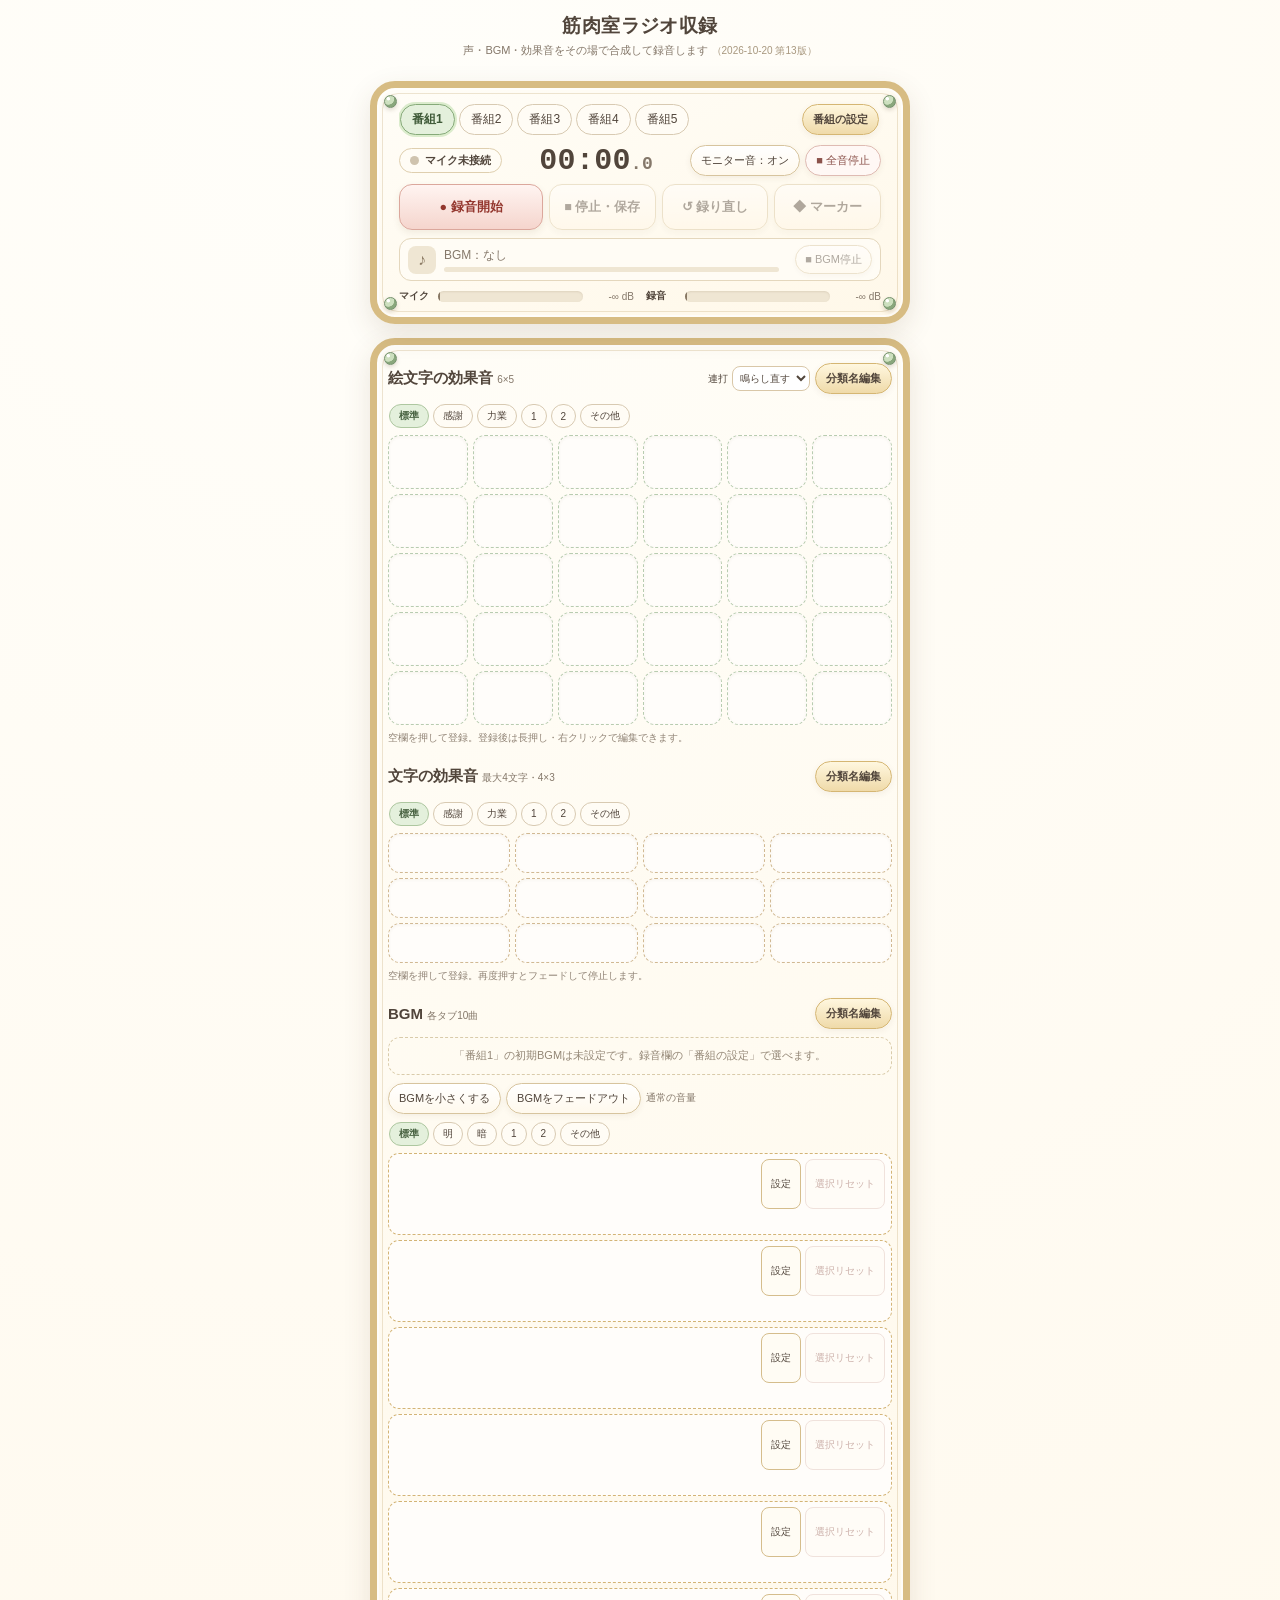
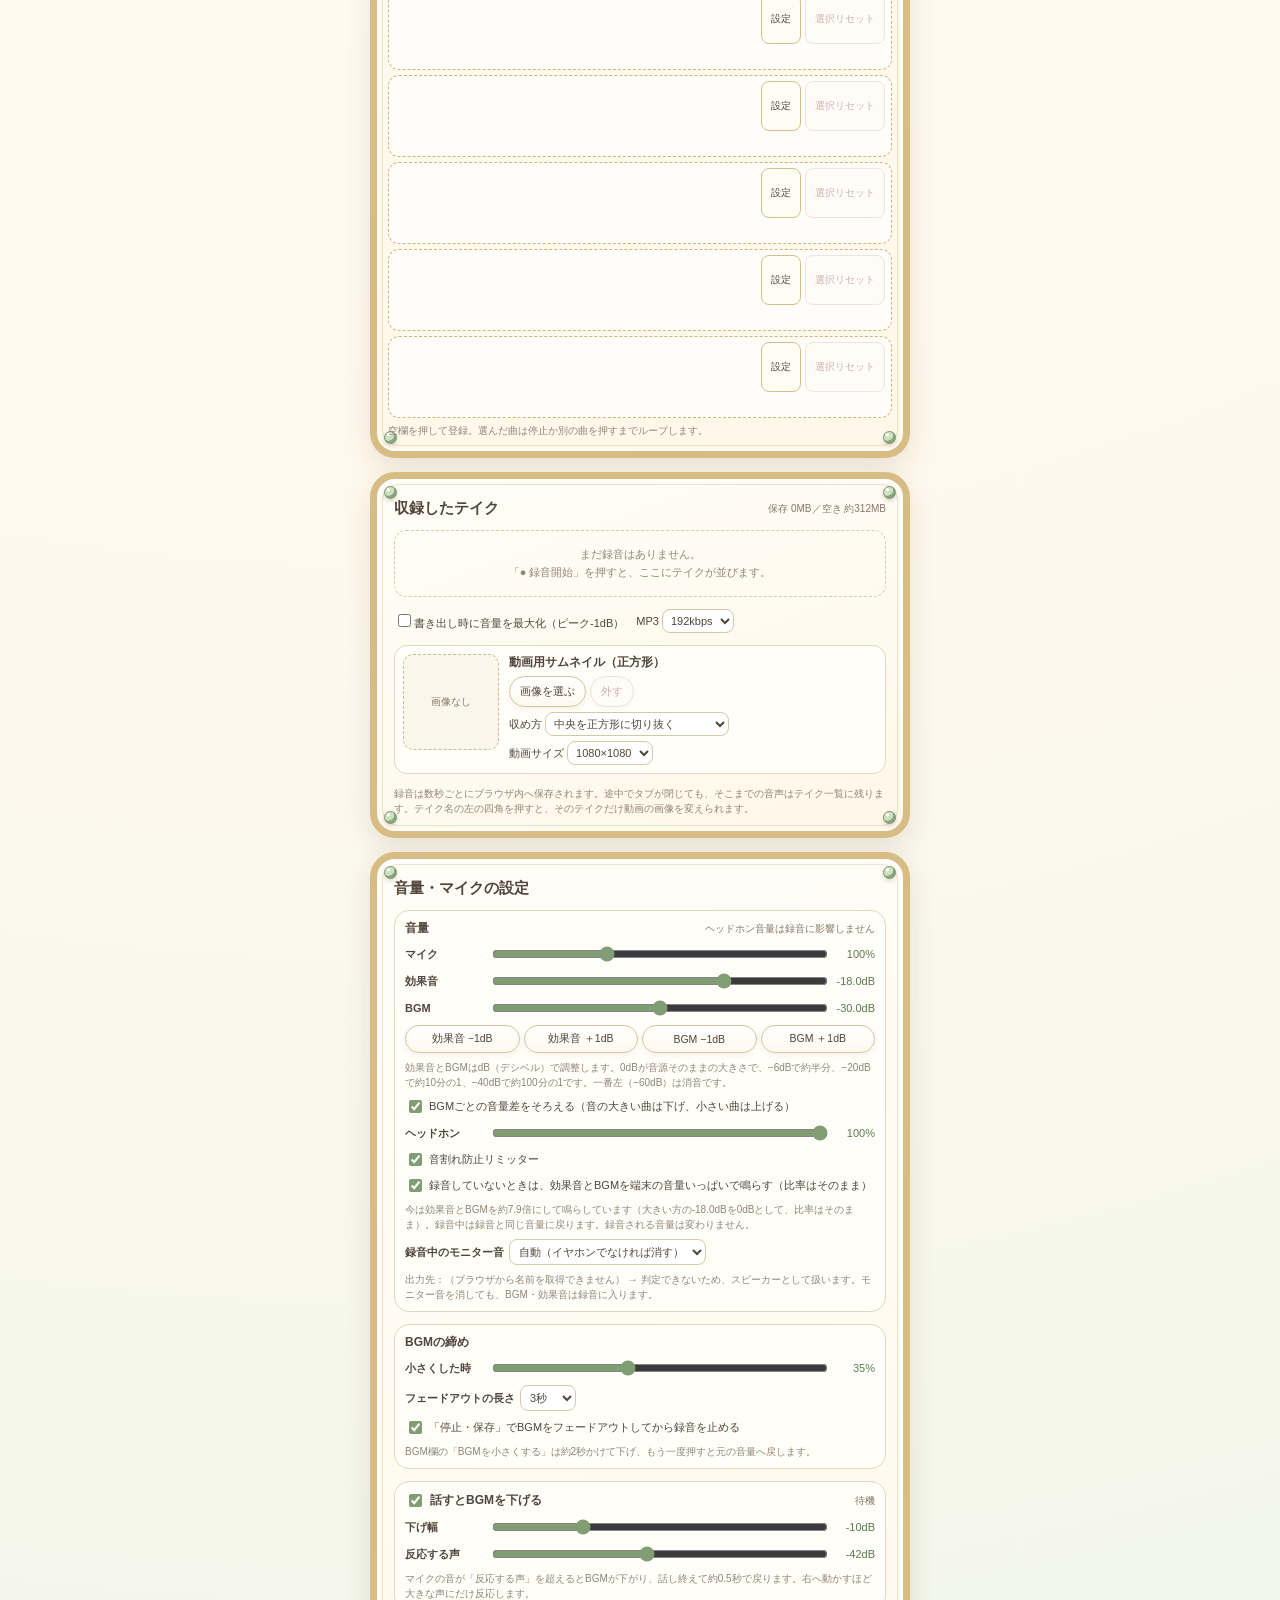
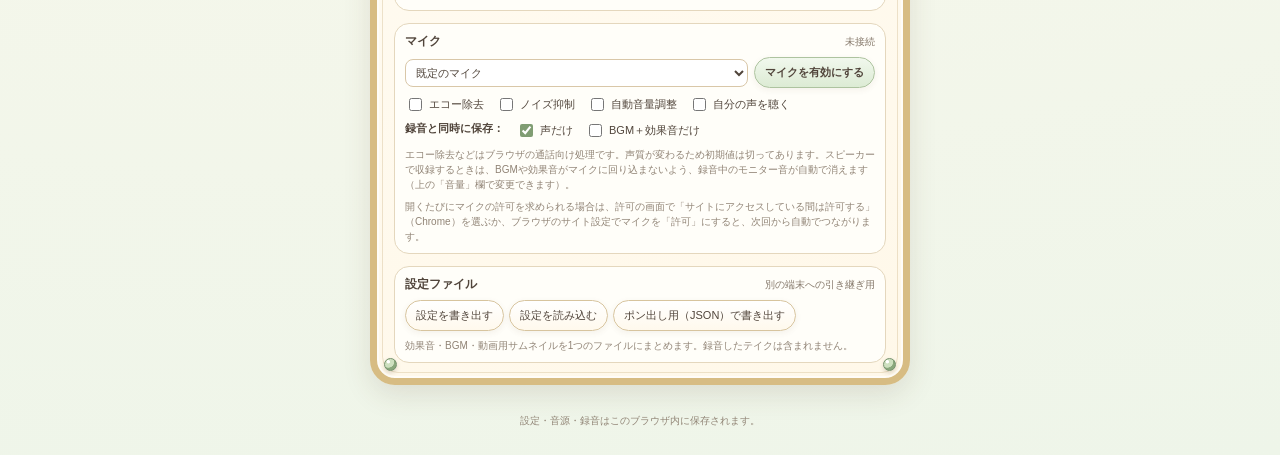
<file: radio/index.html>
<!doctype html>
<html lang="ja">
<head>
<meta charset="utf-8">
<meta name="viewport" content="width=device-width,initial-scale=1,viewport-fit=cover">
<meta name="robots" content="noindex, nofollow">
<title>筋肉室ラジオ収録</title>
<style>
:root{--ink:#51453b;--muted:#85786a;--leaf:#78946d;--leaf-pale:#e9f2e4;--gold:#c9a263;--cream:#fffdf7;--line:#dfcfaf;--rec:#c8463b;--rec-pale:#fbe7e2;--warn:#d39a3a;--shadow:0 10px 28px #59412820}
*{box-sizing:border-box}html{background:#f8f7ef}body{margin:0;color:var(--ink);font-family:-apple-system,BlinkMacSystemFont,"Hiragino Sans","Yu Gothic",sans-serif;background:radial-gradient(circle at 30% 0%,#fffefa,#fff9ed 56%,#eef5e9);min-height:100vh}button,input,select{font:inherit;color:inherit}button{cursor:pointer}button:disabled{cursor:default;opacity:.45}button:focus-visible,input:focus-visible,select:focus-visible{outline:3px solid #87aa7b;outline-offset:2px}
.app{width:min(100%,1010px);margin:0 auto;padding:13px 10px 26px}
.top{text-align:center;margin-bottom:12px}.top h1{margin:0;font-size:19px;letter-spacing:.02em}.top p{margin:4px 0 9px;color:var(--muted);font-size:11px}.tools{display:flex;justify-content:center;flex-wrap:wrap;gap:5px}
.pill,.btn{border:1px solid #d7c49e;border-radius:999px;padding:7px 10px;background:linear-gradient(#fff,#fff9ed);box-shadow:0 2px 6px #60452512;font-size:11px;white-space:nowrap}.danger{color:#8b524b;border-color:#dfbbb3;background:#fff8f5}.primary{border-color:#adc39f;background:linear-gradient(#f1f8ed,#dcebd4);font-weight:700}.gold{border-color:#d5b673;background:linear-gradient(#fff7df,#efdaa9);font-weight:700}
.studio{display:grid;grid-template-columns:minmax(0,440px) minmax(0,470px);gap:16px;justify-content:center;align-items:start}
@media(max-width:940px){.studio{grid-template-columns:minmax(0,470px)}}
.shell{position:relative;border:7px solid #d7bc83;border-radius:25px;padding:14px 11px 13px;background:linear-gradient(160deg,#fffdf7,#fff8e9);box-shadow:var(--shadow),inset 0 0 0 2px #ffffffa8}.shell:before{content:"";position:absolute;inset:5px;border:1px solid #ae874638;border-radius:16px;pointer-events:none}.bolt{position:absolute;width:13px;height:13px;border:1px solid #75916d;border-radius:50%;background:radial-gradient(circle at 30% 25%,#fff 0 12%,#cde0bf 18% 50%,#89a77c 55%);box-shadow:0 2px 4px #5b452c33}.bolt.a{top:7px;left:7px}.bolt.b{top:7px;right:7px}.bolt.c{bottom:7px;left:7px}.bolt.d{bottom:7px;right:7px}.content{position:relative;z-index:1}
.section{margin-top:15px}.section:first-child{margin-top:4px}.section-title{display:flex;align-items:center;justify-content:space-between;gap:7px;margin-bottom:8px}.section-title h2{font-size:15px;margin:0}.section-title span{font-size:10px;color:var(--muted);font-weight:400}.section-title .btn{flex-shrink:0}
.chip{border:1px solid #d8cab2;border-radius:999px;padding:4px 9px;background:#fffcf5;white-space:nowrap;font-size:10px}.chip.active{background:#e4f0dc;border-color:#aec7a0;color:#496342;font-weight:700}
.bgm-tabs{display:flex;gap:4px;overflow-x:auto;padding:2px 1px 7px;scrollbar-width:thin}
.emoji-grid{display:grid;grid-template-columns:repeat(6,minmax(0,1fr));gap:5px;height:290px;grid-auto-rows:54px;align-content:start;overflow-y:auto;scrollbar-width:thin}
.emoji-pad{position:relative;min-width:0;height:54px;border:1px solid #b8ccb0;border-radius:12px;background:linear-gradient(150deg,#fff,#edf5e9);box-shadow:0 3px 6px #4c653b14;display:grid;place-items:center;font-size:25px;user-select:none}.emoji-pad.loaded{background:linear-gradient(150deg,#fffdf7,#e9f2e3);border-color:#a5bd98}
.emoji-pad.playing,.text-pad.playing{border-color:#6b9b63;box-shadow:0 0 0 2px #a5d29099,0 3px 9px #395b2d20}.emoji-pad:active,.text-pad:active{transform:scale(.96)}
.emoji-pad .shortcut,.text-pad .shortcut{position:absolute;bottom:2px;right:3px;color:#907f6c;font-size:8px}
.text-grid{display:grid;grid-template-columns:repeat(4,minmax(0,1fr));gap:5px;min-height:130px;align-content:start}.text-pad{position:relative;min-width:0;height:40px;padding:3px 5px;border:1px solid #d1b993;border-radius:12px;background:linear-gradient(#fffdf8,#f5ead2);box-shadow:0 3px 7px #74512516;font-size:12px;font-weight:700;white-space:nowrap;overflow:hidden;text-overflow:ellipsis;user-select:none}.text-pad.loaded{border-color:#c3a365}
.emoji-pad:not(.loaded),.text-pad:not(.loaded){background:#fffdfa;border-style:dashed;box-shadow:inset 0 1px 3px #735b3510}
.section-help{margin:6px 0 0;color:#918476;font-size:10px;line-height:1.45}
.bgm-list{display:grid;gap:5px}.bgm-card{border:1px solid #d3b476;border-radius:11px;padding:3px 4px;min-height:60px;background:linear-gradient(120deg,#fff9e9,#f3e5c4 55%,#faf5e8);box-shadow:0 2px 5px #73512612}.bgm-card.active{border-color:#86aa79;background:linear-gradient(120deg,#f9fff4,#e7f2df)}
.bgm-row{display:grid;grid-template-columns:minmax(0,1fr) auto auto;gap:4px;align-items:stretch}.bgm-play{width:100%;min-height:34px;border:0;border-radius:8px;background:#fffaf0c9;display:flex;align-items:center;gap:6px;text-align:left;padding:2px 5px}.bgm-icon{width:25px;height:25px;flex:none;display:grid;place-items:center;border:1px solid #c4a267;border-radius:7px;background:#f1d9a2;color:#665031;font-size:12px}.bgm-card.active .bgm-icon{background:#c4deb8;border-color:#82a276}.bgm-name{font-size:11px;font-weight:800;overflow:hidden;text-overflow:ellipsis;white-space:nowrap}
.bgm-edit,.bgm-remove{border:1px solid #d5bd8c;border-radius:8px;background:#fffcf4;padding:0 7px;font-size:10px}.bgm-remove{color:#91564c;border-color:#dfc2b8}
.bgm-bottom{display:flex;align-items:center;gap:6px;margin:2px 5px 0;font-size:10px;height:18px}.bgm-bottom input{flex:1;min-width:50px;accent-color:#a98048}.bgm-bottom output{min-width:30px;text-align:right;font-variant-numeric:tabular-nums}
.bgm-card.unset{border-style:dashed;background:#fffdfa;box-shadow:none}.bgm-card.unset .bgm-play{background:transparent}.bgm-card.unset .bgm-bottom{visibility:hidden}.bgm-card.unset .bgm-icon{visibility:hidden;width:0;border:0}
/* ---- 収録卓 ---- */
.desk{display:grid;gap:12px}.content.desk{padding:6px 6px 2px}
.rec-head{display:flex;align-items:center;justify-content:space-between;gap:8px}
.lamp{display:inline-flex;align-items:center;gap:6px;font-size:11px;font-weight:700;padding:4px 10px;border-radius:999px;border:1px solid var(--line);background:#fffcf5}.lamp i{width:9px;height:9px;border-radius:50%;background:#cfc3ae}
.lamp.ready i{background:var(--leaf)}.lamp.rec{border-color:#e2b0a7;background:var(--rec-pale);color:#93362d}.lamp.rec i{background:var(--rec);animation:blink 1s steps(2,start) infinite}.lamp.pause{border-color:#e6cc98;background:#fff5df}.lamp.pause i{background:var(--warn)}
@keyframes blink{to{opacity:.25}}@media(prefers-reduced-motion:reduce){.lamp.rec i{animation:none}}
.timer{font:700 38px/1 ui-monospace,"SF Mono",Menlo,Consolas,monospace;font-variant-numeric:tabular-nums;letter-spacing:.01em;text-align:center;padding:10px 0 2px}
.timer small{font-size:18px;color:var(--muted)}
.transport{display:grid;grid-template-columns:1.5fr 1fr 1fr;gap:6px}
.tbtn{height:48px;border-radius:13px;border:1px solid #d7c49e;background:linear-gradient(#fff,#fff6e6);box-shadow:0 3px 7px #60452516;font-weight:800;font-size:13px}
.tbtn.recbtn{border-color:#dba79c;background:linear-gradient(#fff4f1,#f5d5cd);color:#93362d}.tbtn.recbtn.on{background:linear-gradient(#fff8e8,#f3dfb2);border-color:#d8b56f;color:#7a5520}
.tbtn:active{transform:scale(.98)}
.panel{border:1px solid #e4d7bd;border-radius:15px;background:#fffef9;padding:9px 10px;display:grid;gap:7px}
.panel h3{margin:0;font-size:12px;display:flex;justify-content:space-between;align-items:center;gap:6px}.panel h3 span{font-weight:400;color:var(--muted);font-size:10px}
.mic-row{display:flex;gap:6px;align-items:center}.mic-row select{flex:1;min-width:0;border:1px solid #d9c7a8;border-radius:8px;padding:6px;background:#fff;font-size:11px}
.meter-row{display:grid;grid-template-columns:80px minmax(0,1fr) 52px;gap:7px;align-items:center;font-size:11px;font-weight:700}
.meter{position:relative;height:11px;border-radius:6px;background:#efe6d3;overflow:hidden;box-shadow:inset 0 1px 2px #6d55301f}
.meter i{position:absolute;inset:0;background:linear-gradient(90deg,#8db37d 0 75%,#d9b55c 75% 90%,#d0614f 90%);clip-path:inset(0 100% 0 0)}
.meter b{position:absolute;top:0;bottom:0;width:2px;background:#5d4b38;left:0;opacity:.7}
.meter-row output{font-variant-numeric:tabular-nums;font-weight:400;text-align:right;font-size:10px;color:var(--muted)}
.meter-row output.clip{color:var(--rec);font-weight:800}
.volume-row{display:grid;grid-template-columns:78px minmax(0,1fr) 42px;gap:7px;align-items:center;font-size:11px;font-weight:700}.volume-row input{width:100%;accent-color:#809d73}.volume-row output{font-variant-numeric:tabular-nums;color:#5b7952;text-align:right;font-weight:400}
.opts{display:flex;flex-wrap:wrap;gap:5px 12px;font-size:11px}.opts label{display:inline-flex;align-items:center;gap:4px}.opts input{accent-color:#809d73}
.note{margin:0;font-size:10px;color:#918476;line-height:1.5}
.duck-state{font-size:10px;color:var(--muted);font-weight:400}.duck-state.on{color:#5b7952;font-weight:700}
.takes{display:grid;gap:7px}
.end-row{display:flex;flex-wrap:wrap;gap:5px;align-items:center}.end-row select{border:1px solid #d9c7a8;border-radius:8px;padding:5px;background:#fff;font-size:11px}
#bgmLowBtn.on{border-color:#86aa79;background:linear-gradient(#f1f8ed,#d6e8cc)}
.cover-row{display:grid;grid-template-columns:96px minmax(0,1fr);gap:10px;align-items:start;border:1px solid #e4d7bd;border-radius:13px;background:#fffef9;padding:8px}
.cover-thumb{width:96px;aspect-ratio:1;max-width:100%;border:1px dashed #cfbb91;border-radius:10px;background:#fbf6ea center/cover no-repeat;display:grid;place-items:center;font-size:10px;color:var(--muted);overflow:hidden}
.cover-thumb.set{border-style:solid;color:transparent}
.cover-ctl{display:grid;gap:5px;font-size:11px;min-width:0}.cover-ctl strong{font-size:12px}.cover-ctl select{border:1px solid #d9c7a8;border-radius:8px;padding:4px;background:#fff;font-size:11px;max-width:100%}.cover-ctl .btns{display:flex;gap:4px;flex-wrap:wrap}
.take-cover{width:38px;height:38px;flex:none;border:1px dashed #cfbb91;border-radius:8px;background:#fbf6ea center/cover no-repeat;font-size:9px;color:var(--muted);padding:0}
.take-cover.own{border-style:solid;border-color:#86aa79}.take-cover.inherit{opacity:.55}
.take{border:1px solid #e0d0ae;border-radius:13px;background:#fffef9;padding:8px 9px;display:grid;gap:6px}
.take.live{border-color:#e2b0a7;background:#fffaf8}
.take-top{display:flex;gap:6px;align-items:center}
.take-name{flex:1;min-width:0;border:1px solid transparent;border-radius:7px;background:transparent;font-weight:800;font-size:13px;padding:3px 4px}.take-name:hover,.take-name:focus{border-color:#d9c7a8;background:#fff}
.take-meta{font-size:10px;color:var(--muted);font-variant-numeric:tabular-nums}
.take-meta .warn{color:#93362d;font-weight:700}
.take audio{width:100%;height:34px}
.take-actions{display:flex;flex-wrap:wrap;gap:4px}.take-actions .btn{padding:6px 9px;font-size:10.5px}
.take-progress{font-size:10px;color:#5b7952;font-weight:700}
.markers{font-size:10.5px}.markers summary{cursor:pointer;color:var(--muted)}.markers ol{margin:5px 0 0;padding-left:0;list-style:none;display:grid;gap:2px;font-variant-numeric:tabular-nums}.markers li{display:flex;gap:8px}.markers li time{color:#5b7952;font-weight:700;min-width:58px}
.empty{padding:15px 9px;text-align:center;color:#938675;border:1px dashed #d9cbaa;border-radius:12px;font-size:11px;line-height:1.6}
.export-opts{display:flex;flex-wrap:wrap;gap:6px 12px;align-items:center;font-size:11px}.export-opts select{border:1px solid #d9c7a8;border-radius:8px;padding:4px;background:#fff;font-size:11px}
.storage{font-size:10px;color:var(--muted);text-align:right}
.footer{text-align:center;color:#928677;font-size:10px;line-height:1.6;margin:14px 5px 0}
.modal-back{position:fixed;inset:0;background:#2d281fba;display:none;align-items:center;justify-content:center;padding:13px;z-index:10}.modal-back.open{display:flex}.modal{width:min(420px,100%);max-height:90vh;overflow-y:auto;border:6px solid #d6ba81;border-radius:22px;background:linear-gradient(#fffefa,#fff8e9);padding:17px;box-shadow:0 20px 50px #211a0e77}.modal h2{font-size:18px;margin:0 0 12px}.field{display:grid;gap:6px;margin:11px 0}.field label{font-size:12px;font-weight:700}.field input,.field select{width:100%;border:1px solid #d7c9ac;border-radius:10px;background:white;padding:9px}.field input[type=range]{padding:0;accent-color:#86a477}.field input[type=file]{padding:6px}.field small{color:#897c6b;font-size:10px;line-height:1.4}.filebox{background:#fffdf7;border:1px dashed #cfbb91;border-radius:10px;padding:8px}.modal-actions{display:flex;justify-content:space-between;gap:7px;align-items:center;margin-top:14px;flex-wrap:wrap}.modal-actions .btn{font-size:12px}.actions-right{display:flex;gap:6px}.move-row{display:flex;gap:7px}.move-row button{flex:1}
.category-list{display:grid;gap:7px}.category-line{display:flex;gap:6px}.category-line input{min-width:0;flex:1;border:1px solid #d7c9ac;border-radius:9px;background:#fff;padding:8px}.category-note{font-size:10px;color:#897c6b;line-height:1.5}
.emoji-head-controls{display:flex;align-items:center;gap:5px}.emoji-mode{display:flex;align-items:center;gap:4px;font-size:10px;white-space:nowrap}.emoji-mode select{min-width:0;max-width:100px;border:1px solid #d9c7a8;border-radius:8px;background:#fff;padding:5px 3px;font-size:10px}
.ver{color:#a8987f;font-size:10px}.btn.armed{background:var(--rec);border-color:var(--rec);color:#fff;font-weight:700}
.confirm-back{z-index:15}.confirm-text{margin:0;font-size:13px;line-height:1.7;white-space:pre-line}#confirmYes{font-weight:700}
.notice{position:fixed;z-index:20;bottom:14px;left:50%;width:max-content;max-width:92vw;transform:translate(-50%,15px);opacity:0;transition:.2s;background:#51483b;color:white;border-radius:999px;padding:9px 14px;box-shadow:var(--shadow);font-size:11px;pointer-events:none}.notice.show{opacity:1;transform:translate(-50%,0)}
@media(max-width:390px){.emoji-head-controls{gap:3px}.emoji-mode select{max-width:86px}.section-title h2{font-size:13px}.timer{font-size:32px}}
@media(max-width:360px){.app{padding-left:6px;padding-right:6px}.shell{padding-left:8px;padding-right:8px}.emoji-grid{gap:4px;height:261px;grid-auto-rows:49px}.emoji-pad{height:49px;font-size:22px}.text-grid{gap:4px}.text-pad{font-size:11px;padding:2px}}

/* 縦一列の並び */
.app{width:min(100%,560px);display:grid;grid-template-columns:minmax(0,1fr);gap:14px}
.app>*,.recbar-in>*,.content{min-width:0}
.lamp{white-space:nowrap}
.top{margin-bottom:0}
.recbar{padding:10px 10px 10px}
.recbar-in{display:grid;gap:8px;padding:4px 12px 4px}
.rec-head{display:grid;grid-template-columns:auto 1fr auto;align-items:center;gap:8px}
.recbar .timer{font-size:30px;padding:0}
.recbar .tbtn{height:46px}
.meters{display:grid;grid-template-columns:1fr 1fr;gap:4px 12px}
.meters .meter-row{grid-template-columns:34px minmax(0,1fr) 46px;gap:5px;font-size:10px}
@media(min-height:700px){.recbar{position:sticky;top:env(safe-area-inset-top,0px);z-index:5}}
@media(max-width:420px){.meters{grid-template-columns:1fr}.recbar .timer{font-size:26px;text-align:right}.rec-head{grid-template-columns:auto 1fr}.head-btns{grid-column:1/-1;display:grid;grid-template-columns:1fr 1fr}.head-btns .pill{padding:7px 6px}.prog-row{flex-wrap:wrap}.prog-row #progEdit{margin-left:auto}.cover-row{grid-template-columns:72px minmax(0,1fr)}.cover-thumb{width:72px}.cover-ctl label{display:grid;gap:3px}.cover-ctl select{width:100%}}
.transport{grid-template-columns:1.35fr 1fr 1fr 1fr}
.recbar .tbtn{font-size:12.5px;padding:0 4px}
.voice-warn{border:1px solid #e2b0a7;background:var(--rec-pale);color:#93362d;border-radius:10px;padding:6px 9px;font-size:11.5px;font-weight:700}
.bgm-now{display:grid;grid-template-columns:auto minmax(0,1fr) auto auto;gap:8px;align-items:center;border:1px solid #e4d7bd;border-radius:12px;padding:6px 8px;background:#fffcf5}
.bgm-now-icon{width:28px;height:28px;border-radius:8px;display:grid;place-items:center;background:#efe6d3;color:#8b7a63;font-weight:700}
.bgm-now-name{font-size:12px;font-weight:800;white-space:nowrap;overflow:hidden;text-overflow:ellipsis}
.bgm-now-track{height:5px;border-radius:3px;background:#efe6d3;overflow:hidden;margin-top:3px}.bgm-now-track i{display:block;height:100%;width:0;background:var(--leaf)}
.bgm-now-time{font-size:10.5px;color:var(--muted);font-variant-numeric:tabular-nums}
.bgm-now .btn{padding:6px 9px}
.bgm-now[data-state="idle"] .bgm-now-name{color:var(--muted);font-weight:400}
.bgm-now[data-state="playing"]{border-color:#9dbb8f;background:#f2f8ee}.bgm-now[data-state="playing"] .bgm-now-icon{background:var(--leaf);color:#fff;animation:pulse 1.6s ease-in-out infinite}
.bgm-now[data-state="low"]{border-color:#d8b56f;background:#fff7e6}.bgm-now[data-state="low"] .bgm-now-icon{background:#d9b55c;color:#fff}.bgm-now[data-state="low"] .bgm-now-track i{background:#d9b55c}
.bgm-now[data-state="loading"] .bgm-now-icon{animation:pulse .8s ease-in-out infinite}
.bgm-now[data-state="fading"]{border-color:#d8b56f}
.bgm-now[data-state="error"]{border-color:#e2b0a7;background:var(--rec-pale)}.bgm-now[data-state="error"] .bgm-now-name{color:#93362d;white-space:normal}.bgm-now[data-state="error"] .bgm-now-icon{background:var(--rec);color:#fff}
@keyframes pulse{50%{opacity:.45}}@media(prefers-reduced-motion:reduce){.bgm-now-icon{animation:none!important}}
.bgm-play{min-height:50px;padding:6px 8px;gap:10px}.bgm-icon{width:38px;height:38px;border-radius:10px;font-size:16px}.bgm-name{font-size:13px}
.bgm-card{min-height:auto;padding:5px 6px}.bgm-card.active{border-color:#6b9b63;box-shadow:0 0 0 2px #a5d290aa}
.bgm-edit,.bgm-remove{padding:0 9px}
@media(max-width:420px){.transport{grid-template-columns:1fr 1fr}.bgm-now{grid-template-columns:auto minmax(0,1fr) auto}.bgm-now-time{display:none}}
.prog-row{display:flex;gap:6px;align-items:center;padding-right:2px}
.prog-chips{display:flex;gap:4px;overflow-x:auto;flex:1;min-width:0;padding:2px 1px;scrollbar-width:thin}
.prog-chip{border:1px solid #d8cab2;border-radius:999px;padding:6px 11px;background:#fffcf5;white-space:nowrap;font-size:12px}
.prog-chip.active{background:#e4f0dc;border-color:#86aa79;color:#3f5a38;font-weight:800;box-shadow:0 0 0 2px #a5d29066}
.prog-chip:disabled{opacity:.5}
.head-btns{display:flex;gap:5px;flex-wrap:wrap;justify-content:flex-end}
#monBtn.off{background:#fff3df;border-color:#d8b56f;color:#7a5520;font-weight:700}
.prog-bgm{margin-bottom:8px}
.prog-bgm .bgm-card{border-width:2px;border-color:#c9a263}
.prog-bgm .prog-bgm-label{font-size:10px;color:#8a6a33;font-weight:700;margin:0 0 3px 4px}
.prog-bgm .empty{padding:9px}
.db-steps{display:grid;grid-template-columns:repeat(4,minmax(0,1fr));gap:4px}.db-steps .btn{padding:6px 2px;font-size:10.5px}
@media(max-width:420px){.db-steps{grid-template-columns:1fr 1fr}}
.bgm-actions{display:flex;flex-wrap:wrap;align-items:center;gap:5px;margin-bottom:6px}
.bgm-low-state{font-size:10px;color:var(--muted)}
.section-title .storage{font-size:10px}
.end-row label{font-size:11px;font-weight:700}
</style>
</head>
<body>
<div class="app">
<header class="top"><h1>筋肉室ラジオ収録</h1><p>声・BGM・効果音をその場で合成して録音します <span class="ver">（2026-10-20 第13版）</span></p></header>

<!-- 1. 録音（画面上部に固定） -->
<section class="shell recbar" aria-label="録音"><i class="bolt a"></i><i class="bolt b"></i><i class="bolt c"></i><i class="bolt d"></i><div class="content recbar-in">
 <div class="prog-row"><div class="prog-chips" id="progChips" role="tablist" aria-label="番組"></div><button class="btn gold" type="button" id="progEdit">番組の設定</button></div>
 <div class="rec-head"><span class="lamp" id="recLamp"><i></i><span id="recLampText">マイク未接続</span></span><div class="timer" id="timer" aria-live="off">00:00<small>.0</small></div><div class="head-btns"><button class="pill" type="button" id="monBtn" title="ヘッドホン・スピーカーから出す音のオン／オフ（録音には影響しません）">モニター音：オン</button><button class="pill danger" id="stopAll">■ 全音停止</button></div></div>
 <div class="transport">
  <button class="tbtn recbtn" id="recBtn">● 録音開始</button>
  <button class="tbtn" id="stopRecBtn" disabled>■ 停止・保存</button>
  <button class="tbtn" id="retakeBtn" disabled title="今のテイク（または直前のテイク）を消して、同じBGMを頭から流して録り直します">↺ 録り直し</button>
  <button class="tbtn" id="markBtn" disabled title="編集の目印を記録します">◆ マーカー</button>
 </div>
 <div class="voice-warn" id="voiceWarn" role="alert" hidden></div>
 <div class="bgm-now" id="bgmNow" data-state="idle"><span class="bgm-now-icon" aria-hidden="true">♪</span><div class="bgm-now-main"><div class="bgm-now-name" id="bgmNowName">BGM：なし</div><div class="bgm-now-track"><i id="bgmNowBar"></i></div></div><span class="bgm-now-time" id="bgmNowTime"></span><button class="btn" id="bgmNowStop" disabled>■ BGM停止</button></div>
 <div class="meters">
  <div class="meter-row"><span>マイク</span><div class="meter"><i id="micMeter"></i><b id="micPeak"></b></div><output id="micDb">-∞ dB</output></div>
  <div class="meter-row"><span>録音</span><div class="meter"><i id="mixMeter"></i><b id="mixPeak"></b></div><output id="mixDb">-∞ dB</output></div>
 </div>
</div></section>

<!-- 2. 効果音・BGM -->
<main class="shell"><i class="bolt a"></i><i class="bolt b"></i><i class="bolt c"></i><i class="bolt d"></i><div class="content">
<section class="section"><div class="section-title"><h2>絵文字の効果音 <span>6×5</span></h2><div class="emoji-head-controls"><label class="emoji-mode" for="playMode">連打 <select id="playMode"><option value="restart">鳴らし直す</option><option value="overlap">重ねる</option></select></label><button class="btn gold" type="button" id="editEmojiTabs">分類名編集</button></div></div><div class="bgm-tabs" id="emojiTabs"></div><div class="emoji-grid" id="emojiGrid"></div><p class="section-help">空欄を押して登録。登録後は長押し・右クリックで編集できます。</p></section>
<section class="section"><div class="section-title"><h2>文字の効果音 <span>最大4文字・4×3</span></h2><button class="btn gold" type="button" id="editTextTabs">分類名編集</button></div><div class="bgm-tabs" id="textTabs"></div><div class="text-grid" id="textGrid"></div><p class="section-help">空欄を押して登録。再度押すとフェードして停止します。</p></section>
<section class="section"><div class="section-title"><h2>BGM <span>各タブ10曲</span></h2><button class="btn gold" id="editBgmTabs">分類名編集</button></div><div class="prog-bgm" id="progBgm"></div><div class="bgm-actions"><button class="btn" type="button" id="bgmLowBtn">BGMを小さくする</button><button class="btn" type="button" id="bgmFadeBtn">BGMをフェードアウト</button><span class="bgm-low-state" id="bgmLowState">通常の音量</span></div><div class="bgm-tabs" id="bgmTabs"></div><div class="bgm-list" id="bgmList"></div><p class="section-help">空欄を押して登録。選んだ曲は停止か別の曲を押すまでループします。</p></section>
</div></main>

<!-- 3. 収録したテイク -->
<section class="shell"><i class="bolt a"></i><i class="bolt b"></i><i class="bolt c"></i><i class="bolt d"></i><div class="content desk">
 <div class="section-title" style="margin:0"><h2>収録したテイク</h2><span class="storage" id="storageInfo"></span></div>
 <div class="takes" id="takes"></div>
 <div class="export-opts">
  <label><input type="checkbox" id="optNormalize" style="accent-color:#809d73">書き出し時に音量を最大化（ピーク-1dB）</label>
  <label>MP3 <select id="mp3Rate"><option value="128">128kbps</option><option value="192">192kbps</option><option value="256">256kbps</option></select></label>
 </div>
 <div class="cover-row">
  <div class="cover-thumb" id="coverPreview">画像なし</div>
  <div class="cover-ctl">
   <strong>動画用サムネイル（正方形）</strong>
   <div class="btns"><button class="btn" type="button" id="coverPick">画像を選ぶ</button><button class="btn danger" type="button" id="coverClear">外す</button></div>
   <label>収め方 <select id="coverFit"><option value="cover">中央を正方形に切り抜く</option><option value="contain">全体を収める（余白はぼかし）</option></select></label>
   <label>動画サイズ <select id="videoSize"><option value="1080">1080×1080</option><option value="720">720×720</option></select></label>
  </div>
 </div>
 <input type="file" id="coverFile" accept="image/*" hidden><input type="file" id="takeCoverFile" accept="image/*" hidden>
 <p class="note">録音は数秒ごとにブラウザ内へ保存されます。途中でタブが閉じても、そこまでの音声はテイク一覧に残ります。テイク名の左の四角を押すと、そのテイクだけ動画の画像を変えられます。</p>
</div></section>

<!-- 4. 設定（音量・マイクなど） -->
<section class="shell"><i class="bolt a"></i><i class="bolt b"></i><i class="bolt c"></i><i class="bolt d"></i><div class="content desk">
 <div class="section-title" style="margin:0"><h2>音量・マイクの設定</h2></div>

 <section class="panel" aria-labelledby="mixTitle">
  <h3 id="mixTitle">音量 <span>ヘッドホン音量は録音に影響しません</span></h3>
  <div class="volume-row"><label for="micVolume">マイク</label><input id="micVolume" type="range" min="0" max="300"><output id="micVal"></output></div>
  <div class="volume-row"><label for="seVolume">効果音</label><input id="seVolume" type="range" min="-60" max="0" step="0.5"><output id="seVal"></output></div>
  <div class="volume-row"><label for="bgmVolume">BGM</label><input id="bgmVolume" type="range" min="-60" max="0" step="0.5"><output id="bgmVal"></output></div>
  <div class="db-steps"><button type="button" class="btn" data-db="se:-1">効果音 −1dB</button><button type="button" class="btn" data-db="se:1">効果音 ＋1dB</button><button type="button" class="btn" data-db="bgm:-1">BGM −1dB</button><button type="button" class="btn" data-db="bgm:1">BGM ＋1dB</button></div>
  <p class="note">効果音とBGMはdB（デシベル）で調整します。0dBが音源そのままの大きさで、−6dBで約半分、−20dBで約10分の1、−40dBで約100分の1です。一番左（−60dB）は消音です。</p>
  <div class="opts"><label><input type="checkbox" id="bgmLevel">BGMごとの音量差をそろえる（音の大きい曲は下げ、小さい曲は上げる）</label></div>
  <div class="volume-row"><label for="masterVolume">ヘッドホン</label><input id="masterVolume" type="range" min="0" max="100"><output id="masterVal"></output></div>
  <div class="opts"><label><input type="checkbox" id="optLimiter">音割れ防止リミッター</label></div>
  <div class="opts"><label><input type="checkbox" id="previewFull">録音していないときは、効果音とBGMを端末の音量いっぱいで鳴らす（比率はそのまま）</label></div>
  <p class="note" id="previewInfo"></p>
  <div class="end-row"><label for="monitorMode">録音中のモニター音</label><select id="monitorMode"><option value="auto">自動（イヤホンでなければ消す）</option><option value="muteRec">録音中は必ず消す</option><option value="always">消さない</option></select></div>
  <p class="note" id="outputInfo">出力先を確認中…</p>
 </section>

 <section class="panel" aria-labelledby="endTitle">
  <h3 id="endTitle">BGMの締め</h3>
  <div class="volume-row"><label for="bgmLowLevel">小さくした時</label><input id="bgmLowLevel" type="range" min="5" max="80"><output id="bgmLowVal"></output></div>
  <div class="end-row"><label for="fadeSec">フェードアウトの長さ</label><select id="fadeSec"><option value="2">2秒</option><option value="3">3秒</option><option value="5">5秒</option><option value="8">8秒</option><option value="12">12秒</option></select></div>
  <div class="opts"><label><input type="checkbox" id="fadeOnStop">「停止・保存」でBGMをフェードアウトしてから録音を止める</label></div>
  <p class="note">BGM欄の「BGMを小さくする」は約2秒かけて下げ、もう一度押すと元の音量へ戻します。</p>
 </section>

 <section class="panel" aria-labelledby="duckTitle">
  <h3 id="duckTitle"><label style="display:inline-flex;gap:5px;align-items:center"><input type="checkbox" id="duckOn" style="accent-color:#809d73">話すとBGMを下げる</label><span class="duck-state" id="duckState">待機</span></h3>
  <div class="volume-row"><label for="duckDepth">下げ幅</label><input id="duckDepth" type="range" min="3" max="30"><output id="duckDepthVal"></output></div>
  <div class="volume-row"><label for="duckThresh">反応する声</label><input id="duckThresh" type="range" min="-65" max="-15"><output id="duckThreshVal"></output></div>
  <p class="note">マイクの音が「反応する声」を超えるとBGMが下がり、話し終えて約0.5秒で戻ります。右へ動かすほど大きな声にだけ反応します。</p>
 </section>

 <section class="panel" aria-labelledby="micTitle">
  <h3 id="micTitle">マイク <span id="micInfo">未接続</span></h3>
  <div class="mic-row"><select id="micSelect" aria-label="使うマイク"><option value="">既定のマイク</option></select><button class="btn primary" id="micBtn">マイクを有効にする</button></div>
  <div class="opts">
   <label><input type="checkbox" id="optEc">エコー除去</label>
   <label><input type="checkbox" id="optNs">ノイズ抑制</label>
   <label><input type="checkbox" id="optAgc">自動音量調整</label>
   <label><input type="checkbox" id="optMon">自分の声を聴く</label>
  </div>
  <div class="opts"><span style="font-weight:700">録音と同時に保存：</span><label><input type="checkbox" id="keepVoice">声だけ</label><label><input type="checkbox" id="keepProg">BGM＋効果音だけ</label></div>
  <p class="note">エコー除去などはブラウザの通話向け処理です。声質が変わるため初期値は切ってあります。スピーカーで収録するときは、BGMや効果音がマイクに回り込まないよう、録音中のモニター音が自動で消えます（上の「音量」欄で変更できます）。</p>
  <p class="note" id="micHelp">開くたびにマイクの許可を求められる場合は、許可の画面で「サイトにアクセスしている間は許可する」（Chrome）を選ぶか、ブラウザのサイト設定でマイクを「許可」にすると、次回から自動でつながります。</p>
 </section>

 <section class="panel" aria-labelledby="fileTitle">
  <h3 id="fileTitle">設定ファイル <span>別の端末への引き継ぎ用</span></h3>
  <div class="end-row"><button class="btn" id="exportBtn">設定を書き出す</button><button class="btn" id="importBtn">設定を読み込む</button><button class="btn" type="button" id="exportJsonBtn">ポン出し用（JSON）で書き出す</button></div>
  <p class="note">効果音・BGM・動画用サムネイルを1つのファイルにまとめます。録音したテイクは含まれません。</p>
 </section>
</div></section>
<p class="footer">設定・音源・録音はこのブラウザ内に保存されます。</p>
</div>

<div class="modal-back" id="progModal"><form class="modal" id="progForm"><h2>番組の設定</h2>
 <div class="field"><label for="progName">番組名</label><input id="progName" maxlength="30" required><small>テイク名の先頭にも使われます。</small></div>
 <div class="field"><label for="progBgmSel">初期BGM</label><select id="progBgmSel"></select><small>BGM欄に登録した曲から選びます。BGM欄の一番上と、録音欄に表示されます。</small></div>
 <div class="field"><label style="display:flex;gap:6px;align-items:center;font-weight:400"><input type="checkbox" id="progAuto" style="width:auto">録音開始と同時に初期BGMを頭から流す</label></div>
 <div class="field"><label>この番組の動画用サムネイル</label><div class="cover-row" style="grid-template-columns:72px minmax(0,1fr)"><div class="cover-thumb" id="progCoverPreview" style="width:72px">共通</div><div class="cover-ctl"><div class="btns"><button type="button" class="btn" id="progCoverPick">画像を選ぶ</button><button type="button" class="btn danger" id="progCoverClear">共通に戻す</button></div><small style="font-size:10px;color:var(--muted)">設定しない場合は「動画用サムネイル」の共通画像を使います。</small></div></div></div>
 <div class="modal-actions"><span></span><div class="actions-right"><button type="button" class="btn" data-close="progModal">キャンセル</button><button type="submit" class="btn primary">保存</button></div></div></form></div>
<input type="file" id="progCoverFile" accept="image/*" hidden>
<div class="modal-back" id="soundModal"><form class="modal" id="soundForm"><h2 id="soundHeading">効果音の編集</h2><input type="hidden" id="soundId"><input type="hidden" id="soundType"><div class="field"><label for="labelInput" id="labelCaption">ボタン名</label><input id="labelInput" required><small id="labelHelp"></small></div><div class="field"><label for="soundFile">音源ファイル</label><div class="filebox"><input id="soundFile" type="file" accept="audio/*,.mp3,.wav,.ogg,.m4a,.aac,.flac"><small id="currentSoundFile"></small></div></div><div class="field"><label for="soundVol">この効果音の音量：<span id="soundVolVal"></span></label><input id="soundVol" type="range" min="0" max="100"></div><div class="field"><label for="shortcutInput">ショートカット</label><input id="shortcutInput" readonly placeholder="ここを選んでキーを押す"><small>Escキーで解除。文字入力中はショートカットが作動しません。</small></div><div class="field"><label>並び順</label><div class="move-row"><button type="button" class="btn" id="movePrev">← 前へ</button><button type="button" class="btn" id="moveNext">次へ →</button></div></div><div class="modal-actions"><button type="button" class="btn danger" id="deleteSound">削除</button><div class="actions-right"><button type="button" class="btn" data-close="soundModal">キャンセル</button><button type="submit" class="btn primary">保存</button></div></div></form></div>
<div class="modal-back" id="bgmModal"><form class="modal" id="bgmForm"><h2 id="bgmHeading">BGMの設定</h2><input type="hidden" id="bgmId"><div class="field"><label for="bgmNameInput">表示名</label><input id="bgmNameInput" maxlength="80" required placeholder="例：筋肉室の午後"></div><div class="field"><label for="bgmFile">音源ファイル</label><div class="filebox"><input id="bgmFile" type="file" accept="audio/*,.mp3,.wav,.ogg,.m4a,.aac,.flac"><small id="currentBgmFile"></small></div></div><div class="field"><label for="bgmVolModal">この曲の音量：<span id="bgmVolModalVal"></span></label><input id="bgmVolModal" type="range" min="0" max="100"></div><div class="field"><label>並び順</label><div class="move-row"><button type="button" class="btn" id="bgmMovePrev">← 前へ</button><button type="button" class="btn" id="bgmMoveNext">次へ →</button></div></div><div class="modal-actions"><button type="button" class="btn danger" id="resetBgm">選択リセット</button><div class="actions-right"><button type="button" class="btn" data-close="bgmModal">キャンセル</button><button type="submit" class="btn gold">保存</button></div></div></form></div>
<div class="modal-back" id="emojiTabsModal"><form class="modal" id="emojiTabsForm"><h2>絵文字SE分類名の編集</h2><p class="category-note">6つのタブ名を編集できます。登録済みの効果音は各タブに残ります。</p><div class="category-list" id="emojiTabNames"></div><div class="modal-actions"><span></span><div class="actions-right"><button type="button" class="btn" data-close="emojiTabsModal">キャンセル</button><button type="submit" class="btn primary">保存</button></div></div></form></div>
<div class="modal-back" id="bgmTabsModal"><form class="modal" id="bgmTabsForm"><h2>BGM分類名の編集</h2><p class="category-note">6つのタブ名を編集できます。登録済みの曲は各タブに残ります。</p><div class="category-list" id="bgmTabNames"></div><div class="modal-actions"><span></span><div class="actions-right"><button type="button" class="btn" data-close="bgmTabsModal">キャンセル</button><button type="submit" class="btn primary">保存</button></div></div></form></div>
<div class="modal-back" id="textTabsModal"><form class="modal" id="textTabsForm"><h2>文字SE分類名の編集</h2><p class="category-note">6つのタブ名を編集できます。登録済みの効果音は各タブに残ります。</p><div class="category-list" id="textTabNames"></div><div class="modal-actions"><span></span><div class="actions-right"><button type="button" class="btn" data-close="textTabsModal">キャンセル</button><button type="submit" class="btn primary">保存</button></div></div></form></div>
<div class="modal-back confirm-back" id="confirmModal"><div class="modal" role="alertdialog" aria-labelledby="confirmTitle" aria-describedby="confirmText"><h2 id="confirmTitle">確認</h2><p id="confirmText" class="confirm-text"></p><div class="modal-actions"><span></span><div class="actions-right"><button type="button" class="btn" id="confirmNo">キャンセル</button><button type="button" class="btn danger" id="confirmYes">削除する</button></div></div></div></div>
<input id="importFile" type="file" hidden><div class="notice" id="notice" role="status"></div>

<script>
'use strict';
/* ===================== 基本・保存 ===================== */
const $=s=>document.querySelector(s), DB_NAME='kinniku-radio-studio-db';
const KEY='kinniku-radio-studio-config-v1';
const emojiLabels=Array(30).fill(''), textLabels=Array(12).fill('');
const LEGACY_PRESET_LABELS=new Set(['👏','💖','😂','😢','💪','✨','🔔','✅','🌿','🦌','🍪','📚','🌟','🌸','📯','⭕','✖️','🎹','🫢','🪨','🪞','🥊','💥','🎉','📛取得','📛進化','長攻撃','吹雪','扉開け','扉閉じ','拍手','正解','退場']);
const BGM_TAB_DEFAULTS=['標準','明','暗','1','2','その他'], TEXT_TAB_DEFAULTS=['標準','感謝','力業','1','2','その他'], EMOJI_TAB_DEFAULTS=[...TEXT_TAB_DEFAULTS];
const REC_DEFAULTS={micVolume:100,micId:'',ec:false,ns:false,agc:false,monitor:false,limiter:true,duck:true,duckDepth:10,duckThresh:-42,keepVoice:true,keepProg:false,normalize:false,mp3Rate:192,monitorMode:'auto',previewFull:true,bgmLevel:true,bgmLowLevel:35,fadeSec:3,fadeOnStop:true,coverFit:'cover',videoSize:1080};
const id=()=>globalThis.crypto?.randomUUID?.()||'s'+Date.now().toString(36)+Math.random().toString(36).slice(2);
const graphemes=s=>[...new Intl.Segmenter('ja',{granularity:'grapheme'}).segment(String(s))].map(x=>x.segment);
const esc=s=>String(s??'').replace(/[&<>"']/g,c=>({'&':'&amp;','<':'&lt;','>':'&gt;','"':'&quot;',"'":'&#39;'}[c]));
const newSound=(type,label,order)=>({id:id(),type,label,category:'全て',volume:100,assetId:null,fileName:'',shortcut:'',configured:false,order});
const newBgm=(tabIndex,slotIndex)=>({id:id(),name:'',volume:100,assetId:null,fileName:'',tabIndex,slotIndex});
const defaults=()=>({version:6,categories:[],sounds:[...EMOJI_TAB_DEFAULTS.flatMap((_,tab)=>emojiLabels.map((x,slot)=>({...newSound('emoji',x,slot),tabIndex:tab,slotIndex:slot}))),...TEXT_TAB_DEFAULTS.flatMap((_,tab)=>textLabels.map((x,slot)=>({...newSound('text',x,slot),tabIndex:tab,slotIndex:slot})))],emojiTabs:[...EMOJI_TAB_DEFAULTS],textTabs:[...TEXT_TAB_DEFAULTS],bgmTabs:[...BGM_TAB_DEFAULTS],bgms:BGM_TAB_DEFAULTS.flatMap((_,tab)=>Array.from({length:10},(_,slot)=>newBgm(tab,slot))),master:100,seVolume:100,bgmVolume:100,playMode:'restart',seDb:-18,bgmDb:-30,rec:{...REC_DEFAULTS},programs:defaultPrograms(),currentProgram:0});
const dbGain=db=>db<=-60?0:Math.pow(10,db/20);
const pctToDb=p=>p<=0?-60:Math.max(-60,Math.min(0,Math.round(20*Math.log10(p/100)*2)/2));
const fmtDb=db=>db<=-60?'消音':(db>0?'+':'')+(+db).toFixed(1)+'dB';
function defaultPrograms(){return [1,2,3,4,5].map(n=>({id:'prog'+n,name:'番組'+n,bgmId:null,autoBgm:true}))}
let db,cfg,emojiTab=0,textTab=0,bgmTab=0,noticeTimer;
let ctx,monProg,bgmTrim,bgmLow=false,seBus,bgmBus,masterBus,duckGain,programBus,progStereo,voiceBus,selfMon,recMix,limiter,limOut,micGain,micAnalyser,mixAnalyser,merger;
let bgmPlaying=null,bgmSerial=0,bgmPendingId=null;
const soundSerial=new Map(), pendingText=new Set(), active=new Set();

function normalize(raw){
 const base=defaults();if(!raw)return base;
 base.rec={...REC_DEFAULTS,...(raw.rec&&typeof raw.rec==='object'?raw.rec:{})};
 if(Array.isArray(raw.programs)&&raw.programs.length===5)base.programs=raw.programs.map((x,i)=>({...defaultPrograms()[i],...x}));
 base.currentProgram=Number.isInteger(raw.currentProgram)&&raw.currentProgram>=0&&raw.currentProgram<5?raw.currentProgram:0;
 if(Array.isArray(raw.sounds)&&raw.sounds.some(x=>x.emoji)&&!raw.sounds.some(x=>x.type)){
  const old=raw.sounds.map((s,i)=>({...newSound('emoji',s.emoji||'🔔',i),...s,label:s.emoji||'🔔',type:'emoji',category:s.assetId?s.category||'全て':'全て',order:i}));
  base.sounds=[...old,...emojiLabels.slice(old.length).map((x,i)=>newSound('emoji',x,old.length+i)),...textLabels.map((x,i)=>newSound('text',x,i))];
  if(raw.bgm?.assetId||raw.bgm?.name)base.bgms=[{id:id(),name:raw.bgm.name||'BGM',volume:raw.bgm.volume??100,assetId:raw.bgm.assetId||null,fileName:raw.bgm.fileName||''}];
  base.master=raw.master??100;base.playMode=raw.playMode||'restart';base.categories=Array.isArray(raw.categories)?raw.categories:base.categories;return ensureBgmSlots(ensureTextSlots(ensureEmojiSlots(ensureSlots(base))));
 }
 base.sounds=Array.isArray(raw.sounds)?raw.sounds.map((s,i)=>({...newSound(s.type==='text'?'text':'emoji',s.label??'',i),...s})):base.sounds;
 base.bgms=Array.isArray(raw.bgms)?raw.bgms:[];base.categories=Array.isArray(raw.categories)?raw.categories:base.categories;
 base.bgmTabs=Array.isArray(raw.bgmTabs)&&raw.bgmTabs.length===6?raw.bgmTabs.map((x,i)=>String(x||BGM_TAB_DEFAULTS[i])):[...BGM_TAB_DEFAULTS];
 base.textTabs=Array.isArray(raw.textTabs)&&raw.textTabs.length===6?raw.textTabs.map((x,i)=>String(x||TEXT_TAB_DEFAULTS[i])):[...TEXT_TAB_DEFAULTS];
 base.emojiTabs=Array.isArray(raw.emojiTabs)&&raw.emojiTabs.length===6?raw.emojiTabs.map((x,i)=>String(x||EMOJI_TAB_DEFAULTS[i])):[...EMOJI_TAB_DEFAULTS];
 for(const key of ['master','seVolume','bgmVolume'])base[key]=Number.isFinite(+raw[key])?+raw[key]:base[key];
 for(const [k,leg] of [['seDb','seVolume'],['bgmDb','bgmVolume']])base[k]=Number.isFinite(+raw[k])&&raw[k]!==null?+raw[k]:(Number.isFinite(+raw[leg])?pctToDb(+raw[leg]):base[k]);base.playMode=raw.playMode==='overlap'?'overlap':'restart';return ensureBgmSlots(ensureTextSlots(ensureEmojiSlots(ensureSlots(base))));
}
function ensureSlots(config){
 for(const s of config.sounds){delete s.favorite;if(s.type==='text')s.category='全て';if(!s.assetId){
   if(s.configured===true||(s.label&&!LEGACY_PRESET_LABELS.has(s.label)))s.configured=true;
   else{Object.assign(s,{label:'',category:'全て',volume:100,shortcut:'',configured:false})}
  }else s.configured=true}
 const oldPreset=['感謝','感情','力業','システム','その他'];if(config.categories.length===oldPreset.length&&config.categories.every((c,i)=>c===oldPreset[i])&&!config.sounds.some(s=>s.type==='emoji'&&s.configured&&s.category!=='全て'))config.categories=[];
 return config}
function ensureEmojiSlots(config){
 const sounds=config.sounds.filter(s=>s.type==='emoji').sort((a,b)=>(a.tabIndex??0)-(b.tabIndex??0)||(a.order??0)-(b.order??0));const taken=new Set();
 for(const s of sounds){
  const legacyCategory=s.category&&s.category!=='全て'&&(s.assetId||s.configured);const match=legacyCategory?EMOJI_TAB_DEFAULTS.indexOf(s.category):0;
  const preferred=Number.isInteger(s.tabIndex)&&s.tabIndex>=0&&s.tabIndex<6?s.tabIndex:legacyCategory?(match>=0?match:5):0;
  let tab=preferred,slot=Number.isInteger(s.slotIndex)&&s.slotIndex>=0&&s.slotIndex<30?s.slotIndex:-1;
  if(slot<0||taken.has(tab*30+slot)){const free=Array.from({length:180},(_,i)=>(preferred*30+i)%180).find(i=>!taken.has(i));if(free===undefined)continue;tab=Math.floor(free/30);slot=free%30}
  s.tabIndex=tab;s.slotIndex=slot;s.order=slot;taken.add(tab*30+slot);
 }
 for(let tab=0;tab<6;tab++)for(let slot=0;slot<30;slot++)if(!taken.has(tab*30+slot))config.sounds.push({...newSound('emoji','',slot),tabIndex:tab,slotIndex:slot});
 return config}
function ensureTextSlots(config){
 const sounds=config.sounds.filter(s=>s.type==='text').sort((a,b)=>(a.tabIndex??0)-(b.tabIndex??0)||(a.order??0)-(b.order??0));const taken=new Set();
 for(const s of sounds){
  const preferred=Number.isInteger(s.tabIndex)&&s.tabIndex>=0&&s.tabIndex<6?s.tabIndex:0;
  let tab=preferred,slot=Number.isInteger(s.slotIndex)&&s.slotIndex>=0&&s.slotIndex<12?s.slotIndex:-1;
  if(slot<0||taken.has(tab*12+slot)){const free=Array.from({length:72},(_,i)=>(preferred*12+i)%72).find(i=>!taken.has(i));if(free===undefined)continue;tab=Math.floor(free/12);slot=free%12}
  s.tabIndex=tab;s.slotIndex=slot;s.order=slot;taken.add(tab*12+slot);
 }
 for(let tab=0;tab<6;tab++)for(let slot=0;slot<12;slot++)if(!taken.has(tab*12+slot))config.sounds.push({...newSound('text','',slot),tabIndex:tab,slotIndex:slot});
 return config}
function ensureBgmSlots(config){
 const prior=config.bgms||[],slots=BGM_TAB_DEFAULTS.flatMap((_,tab)=>Array.from({length:10},(_,slot)=>newBgm(tab,slot)));
 const positioned=prior.some(b=>Number.isInteger(b.tabIndex)&&Number.isInteger(b.slotIndex));
 if(positioned){for(const b of prior){if(!Number.isInteger(b.tabIndex)||!Number.isInteger(b.slotIndex))continue;const index=b.tabIndex*10+b.slotIndex;if(index>=0&&index<60)slots[index]={...slots[index],...b}}}
 else{const entries=prior.filter(b=>b.assetId||b.name);entries.slice(0,60).forEach((b,index)=>slots[index]={...slots[index],...b,tabIndex:Math.floor(index/10),slotIndex:index%10})}
 config.bgms=slots;return config}

function openDB(){return new Promise((resolve,reject)=>{const r=indexedDB.open(DB_NAME,1);r.onupgradeneeded=()=>{const d=r.result;for(const n of ['assets','takes','chunks'])if(!d.objectStoreNames.contains(n))d.createObjectStore(n)};r.onsuccess=()=>resolve(r.result);r.onerror=()=>reject(r.error)})}
const idbPut=(store,key,val)=>new Promise((resolve,reject)=>{const t=db.transaction(store,'readwrite');t.objectStore(store).put(val,key);t.oncomplete=resolve;t.onerror=()=>reject(t.error);t.onabort=()=>reject(t.error)});
const idbGet=(store,key)=>new Promise((resolve,reject)=>{if(!key)return resolve(null);const r=db.transaction(store,'readonly').objectStore(store).get(key);r.onsuccess=()=>resolve(r.result??null);r.onerror=()=>reject(r.error)});
const idbDel=(store,keyOrRange)=>new Promise(resolve=>{if(!keyOrRange)return resolve();const t=db.transaction(store,'readwrite');t.objectStore(store).delete(keyOrRange);t.oncomplete=resolve;t.onerror=resolve});
const idbDelStrict=(store,keyOrRange)=>new Promise((resolve,reject)=>{const t=db.transaction(store,'readwrite');t.objectStore(store).delete(keyOrRange);t.oncomplete=resolve;t.onerror=()=>reject(t.error);t.onabort=()=>reject(t.error||Error('aborted'))});
const idbAll=store=>new Promise((resolve,reject)=>{const r=db.transaction(store,'readonly').objectStore(store).getAll();r.onsuccess=()=>resolve(r.result||[]);r.onerror=()=>reject(r.error)});
const idbKeys=(store,range)=>new Promise((resolve,reject)=>{const r=db.transaction(store,'readonly').objectStore(store).getAllKeys(range);r.onsuccess=()=>resolve(r.result||[]);r.onerror=()=>reject(r.error)});
const putAsset=(k,b)=>idbPut('assets',k,b), getAsset=k=>idbGet('assets',k), deleteAsset=k=>idbDel('assets',k);
function persist(){try{localStorage.setItem(KEY,JSON.stringify(cfg))}catch(e){console.error(e)}}
function toast(msg,ms=2400){const el=$('#notice');el.textContent=msg;el.classList.add('show');clearTimeout(noticeTimer);noticeTimer=setTimeout(()=>el.classList.remove('show'),ms)}

/* ===================== 音声エンジン ===================== */
// 経路： 効果音 → seBus ┐
//        BGM → bgmBus → duckGain ┴→ programBus →(聴く) masterBus → スピーカー/ヘッドホン
// マイク → micGain → voiceBus →(任意) selfMon → masterBus
// voiceBus + programBus → recMix → limiter → limOut → 録音（ミックス）
// 録音ノードには ミックスL/R・声・BGM+SE L/R の5チャンネルを同時に渡す
function stereoGain(){const g=ctx.createGain();g.channelCount=2;g.channelCountMode='explicit';g.channelInterpretation='speakers';return g}
function audioEngine(){
 if(ctx)return;const C=window.AudioContext||window.webkitAudioContext;if(!C)throw Error('Web Audio非対応');
 ctx=new C({latencyHint:'interactive'});
 masterBus=ctx.createGain();seBus=ctx.createGain();bgmBus=ctx.createGain();duckGain=ctx.createGain();programBus=stereoGain();
 voiceBus=ctx.createGain();selfMon=ctx.createGain();recMix=stereoGain();limiter=ctx.createDynamicsCompressor();limOut=stereoGain();
 bgmTrim=ctx.createGain();seBus.connect(programBus);bgmBus.connect(bgmTrim);bgmTrim.connect(duckGain);duckGain.connect(programBus);
 monProg=ctx.createGain();programBus.connect(monProg);monProg.connect(masterBus);voiceBus.connect(selfMon);selfMon.connect(masterBus);masterBus.connect(ctx.destination);
 programBus.connect(recMix);voiceBus.connect(recMix);recMix.connect(limiter);limiter.connect(limOut);
 micAnalyser=ctx.createAnalyser();micAnalyser.fftSize=2048;voiceBus.connect(micAnalyser);
 mixAnalyser=ctx.createAnalyser();mixAnalyser.fftSize=2048;limOut.connect(mixAnalyser);
 merger=ctx.createChannelMerger(5);
 const s1=ctx.createChannelSplitter(2);limOut.connect(s1);s1.connect(merger,0,0);s1.connect(merger,1,1);
 voiceBus.connect(merger,0,2);
 const s2=ctx.createChannelSplitter(2);programBus.connect(s2);s2.connect(merger,0,3);s2.connect(merger,1,4);
 updateGains();requestAnimationFrame(meterLoop);setInterval(duckLoop,40);
}
function updateGains(){
 if(!ctx)return;const r=cfg.rec;
 masterBus.gain.value=monitorMuted()?0:cfg.master/100;monProg.gain.value=previewBoost();seBus.gain.value=dbGain(cfg.seDb);bgmBus.gain.value=dbGain(cfg.bgmDb);
 if(micGain)micGain.gain.value=r.micVolume/100;selfMon.gain.value=r.monitor?1:0;
 if(r.limiter){limiter.threshold.value=-2;limiter.knee.value=0;limiter.ratio.value=20;limiter.attack.value=.002;limiter.release.value=.15}
 else{limiter.threshold.value=0;limiter.knee.value=0;limiter.ratio.value=1}
 if(!r.duck){duckGain.gain.cancelScheduledValues(ctx.currentTime);duckGain.gain.setTargetAtTime(1,ctx.currentTime,.1);ducked=false;renderDuck()}
}
/* 再生は「音源を一度だけ解析して使い回す」方式（AudioBuffer）。
   以前のaudio要素方式は、効果音を何度も鳴らすとブラウザの再生器の上限に達してBGMが鳴らなくなることがあった */
const bufCache=new Map(),bgmLru=[],bgmLoud=new Map();
function measureRms(buf){let sum=0,n=0;const step=8;for(let c=0;c<buf.numberOfChannels;c++){const d=buf.getChannelData(c);for(let i=0;i<d.length;i+=step){sum+=d[i]*d[i];n++}}const rms=Math.sqrt(sum/Math.max(1,n));return rms>0?20*Math.log10(rms):-90}
// BGMの音量差をそろえる：曲全体の平均の大きさを-20dB前後に合わせる（上げ下げは最大±12dBまで）
function bgmItemGain(assetId,volume){let g=volume/100;if(cfg.rec.bgmLevel!==false&&bgmLoud.has(assetId)){const adj=Math.max(-12,Math.min(12,-20-bgmLoud.get(assetId)));g*=Math.pow(10,adj/20)}return g}
function decodeAsset(assetId,isBgm){
 if(bufCache.has(assetId)){if(isBgm){const i=bgmLru.indexOf(assetId);if(i>=0)bgmLru.splice(i,1);bgmLru.push(assetId)}return bufCache.get(assetId)}
 const pr=(async()=>{const blob=await getAsset(assetId);if(!blob)throw Object.assign(Error('missing'),{userMessage:'保存音源が見つかりません。再登録してください'});
  const data=await blob.arrayBuffer();audioEngine();
  try{const buf=await new Promise((res,rej)=>{const r=ctx.decodeAudioData(data,res,rej);if(r&&r.then)r.then(res,rej)});if(isBgm)bgmLoud.set(assetId,measureRms(buf));return buf}
  catch(e){throw Object.assign(Error('decode'),{userMessage:'この音源の形式を読み込めませんでした（'+(blob.type||'形式不明')+'）。mp3かwavで登録し直すと鳴る可能性があります'})}})();
 bufCache.set(assetId,pr);pr.catch(()=>bufCache.delete(assetId));
 if(isBgm){bgmLru.push(assetId);while(bgmLru.length>3){const old=bgmLru.shift();if(old!==bgmPlaying?.assetId)bufCache.delete(old)}}
 return pr;
}
function release(inst){if(!inst||inst.released)return;setTimeout(releaseBoostHoldIfQuiet,0);inst.released=true;active.delete(inst);if(bgmPlaying===inst)bgmPlaying=null;try{inst.source.onended=null;inst.source.stop()}catch(_){}try{inst.source.disconnect();inst.gain.disconnect()}catch(_){}render();renderBgmNow()}
function fadeStop(inst,duration=.34){if(!inst||inst.released||inst.fading)return Promise.resolve();inst.fading=true;active.delete(inst);if(bgmPlaying===inst){bgmPlaying=null;bgmFading=inst}render();renderBgmNow();return new Promise(resolve=>{if(!ctx||ctx.state!=='running'){release(inst);if(bgmFading===inst)bgmFading=null;resolve();return}const now=ctx.currentTime;inst.gain.gain.cancelScheduledValues(now);inst.gain.gain.setValueAtTime(inst.gain.gain.value,now);inst.gain.gain.linearRampToValueAtTime(0,now+duration);setTimeout(()=>{release(inst);if(bgmFading===inst)bgmFading=null;renderBgmNow();resolve()},duration*1000+35)})}
function startBuffer(buffer,volume,bus,meta,{loop=false,offset=0}={}){
 const source=ctx.createBufferSource(),gain=ctx.createGain();source.buffer=buffer;source.loop=loop;gain.gain.value=volume/100;source.connect(gain);gain.connect(bus);
 const inst={source,gain,buffer,...meta,released:false,fading:false,startedAt:ctx.currentTime-offset};
 source.onended=()=>release(inst);source.start(0,offset%buffer.duration);return inst;
}
async function ensureRunning(){audioEngine();if(ctx.state!=='running'){try{await Promise.race([ctx.resume(),sleep(1500)])}catch(_){}}}
async function playSound(s){
 if(!s.assetId){toast('このボタンの音源を長押しして登録してください');return}
 if(s.type==='text'){
  const playingNow=[...active].filter(a=>a.soundId===s.id);
  if(playingNow.length){soundSerial.set(s.id,(soundSerial.get(s.id)||0)+1);playingNow.forEach(a=>fadeStop(a));return}
  if(pendingText.has(s.id)){soundSerial.set(s.id,(soundSerial.get(s.id)||0)+1);pendingText.delete(s.id);return}
  pendingText.add(s.id);
 }
 const serial=(soundSerial.get(s.id)||0)+1;soundSerial.set(s.id,serial);
 try{await ensureRunning();
  if(s.type==='emoji'&&cfg.playMode==='restart')[...active].filter(a=>a.soundId===s.id).forEach(a=>release(a));
  const buf=await decodeAsset(s.assetId,false);if(serial!==soundSerial.get(s.id)&&(s.type==='text'||cfg.playMode==='restart'))return;
  const inst=startBuffer(buf,s.volume,seBus,{soundId:s.id});active.add(inst);render();
 }catch(e){console.error(e);toast(e.userMessage||'効果音を再生できませんでした',5000)}
 finally{if(s.type==='text'&&serial===soundSerial.get(s.id))pendingText.delete(s.id)}
}
let bgmLoadingId=null,bgmError='',bgmFading=null;
async function playBgm(b,{restart=false,quiet=false}={}){
 if(!restart&&bgmPlaying?.trackId===b.id){bgmSerial++;addMarker('BGM停止：'+b.name,true);fadeStop(bgmPlaying);return}
 if(!restart&&bgmPendingId===b.id){bgmSerial++;bgmPendingId=null;bgmLoadingId=null;renderBgmNow();return}
 if(!b.assetId){toast('「設定」からBGM音源を登録してください');return}
 const serial=++bgmSerial,previous=bgmPlaying;bgmPendingId=b.id;bgmLoadingId=b.id;bgmError='';render();renderBgmNow();
 try{
  await ensureRunning();
  const bufP=decodeAsset(b.assetId,true);
  if(previous)await fadeStop(previous,restart?.12:.38);
  const buf=await bufP;if(serial!==bgmSerial)return;
  const inst=startBuffer(buf,100,bgmBus,{trackId:b.id,assetId:b.assetId,name:b.name},{loop:true});inst.gain.gain.value=bgmItemGain(b.assetId,b.volume);
  bgmPlaying=inst;addMarker('BGM開始：'+b.name,true);render();
 }catch(e){console.error(e);if(serial===bgmSerial){bgmError=(b.name||'BGM')+'：'+(e.userMessage||'再生できませんでした');if(!quiet)toast(bgmError,6000)}}
 finally{if(serial===bgmSerial){bgmPendingId=null;bgmLoadingId=null}renderBgmNow()}
}
function stopAll(){bgmSerial++;bgmPendingId=null;bgmLoadingId=null;for(const s of cfg.sounds)soundSerial.set(s.id,(soundSerial.get(s.id)||0)+1);pendingText.clear();const sounds=[...active];if(bgmPlaying)sounds.push(bgmPlaying);sounds.forEach(x=>fadeStop(x,.42));toast('すべての音をフェードアウトしました')}
// 録音欄のBGM表示
let bgmAnalyser=null;const bgmBuf=new Float32Array(2048);
function renderBgmNow(){
 const el=document.getElementById('bgmNow');if(!el)return;
 const name=$('#bgmNowName'),stopBtn=$('#bgmNowStop');let state='idle',label='BGM：なし';
 if(bgmLoadingId){const b=cfg.bgms.find(x=>x.id===bgmLoadingId);state='loading';label='読み込み中：'+(b?.name||'')}
 else if(bgmPlaying){state=bgmLow?'low':'playing';label=(bgmLow?'小さく再生中：':'再生中：')+bgmPlaying.name}
 else if(bgmFading){state='fading';label='フェードアウト中：'+bgmFading.name}
 else if(bgmError){state='error';label=bgmError}
 const pb=progBgm();
 if((state==='idle'||state==='error')&&pb){if(state==='idle')label='待機中｜初期BGM：'+pb.name;stopBtn.textContent='▶ 初期BGM';stopBtn.disabled=false;stopBtn.dataset.mode='play'}
 else{stopBtn.textContent='■ BGM停止';stopBtn.disabled=!(bgmPlaying||bgmLoadingId);stopBtn.dataset.mode='stop'}
 el.dataset.state=state;name.textContent=label;
 if(state!=='playing'&&state!=='low'){$('#bgmNowTime').textContent='';$('#bgmNowBar').style.width='0%'}
}
function tickBgmNow(){
 if(!bgmPlaying||!ctx)return;const d=bgmPlaying.buffer.duration,t=((ctx.currentTime-bgmPlaying.startedAt)%d+d)%d;
 $('#bgmNowTime').textContent=fmtTime(t)+' / '+fmtTime(d);$('#bgmNowBar').style.width=(t/d*100).toFixed(2)+'%';
}
/* ===================== マイク・メーター・ダッキング ===================== */
let micStream=null,micSource=null,ducked=false,forceDuck=false,lastVoiceAt=0;
const micBuf=new Float32Array(2048),mixBuf=new Float32Array(2048);
const peakHold={mic:{v:-99,t:0},mix:{v:-99,t:0}};let clipUntil=0;
async function enableMic(auto=false){
 try{audioEngine();if(auto)ctx.resume().catch(()=>{});else await ctx.resume();
  if(micStream)micStream.getTracks().forEach(t=>t.stop());if(micSource)micSource.disconnect();
  const r=cfg.rec;
  micStream=await navigator.mediaDevices.getUserMedia({audio:{deviceId:r.micId?{exact:r.micId}:undefined,echoCancellation:r.ec,noiseSuppression:r.ns,autoGainControl:r.agc,channelCount:{ideal:1}}});
  micSource=ctx.createMediaStreamSource(micStream);
  if(!micGain){micGain=ctx.createGain();micGain.connect(voiceBus)}
  micSource.connect(micGain);updateGains();
  const track=micStream.getAudioTracks()[0];track.addEventListener('ended',()=>{toast('マイクが切断されました。つなぎ直しています…',4000);setTimeout(()=>{if(!micLive())enableMic(true)},600);renderRecState()});
  await listMics();detectOutput();$('#micInfo').textContent=(track.label||'マイク')+' · '+ctx.sampleRate/1000+'kHz';
  $('#micBtn').textContent='接続し直す';renderRecState();toast('マイクを有効にしました');
 }catch(e){console.error(e);
  if(e.name==='OverconstrainedError'&&cfg.rec.micId){cfg.rec.micId='';persist();return enableMic()}
  toast(e.name==='NotAllowedError'?'マイクの使用が許可されませんでした。アドレスバーの設定から許可できます':'マイクを開けませんでした',4000)}
}
async function listMics(){
 try{const list=(await navigator.mediaDevices.enumerateDevices()).filter(d=>d.kind==='audioinput');
  const sel=$('#micSelect');sel.innerHTML='<option value="">既定のマイク</option>'+list.filter(d=>d.deviceId&&d.deviceId!=='default').map((d,i)=>`<option value="${esc(d.deviceId)}">${esc(d.label||'マイク '+(i+1))}</option>`).join('');
  sel.value=list.some(d=>d.deviceId===cfg.rec.micId)?cfg.rec.micId:'';
 }catch(e){console.error(e)}
}
function peakDb(an,buf){an.getFloatTimeDomainData(buf);let p=0;for(let i=0;i<buf.length;i++){const a=Math.abs(buf[i]);if(a>p)p=a}return p>0?20*Math.log10(p):-99}
function rmsDb(an,buf){let s=0;for(let i=0;i<buf.length;i++)s+=buf[i]*buf[i];const r=Math.sqrt(s/buf.length);return r>0?20*Math.log10(r):-99}
function drawMeter(name,db){
 const now=performance.now(),h=peakHold[name];if(db>=h.v||now-h.t>1200){h.v=db;h.t=now}
 const pct=v=>Math.max(0,Math.min(100,(v+60)/60*100));
 $('#'+name+'Meter').style.clipPath=`inset(0 ${100-pct(db)}% 0 0)`;$('#'+name+'Peak').style.left=`calc(${pct(h.v)}% - 2px)`;
 const out=$('#'+name+'Db');if(name==='mix'&&db>-0.5)clipUntil=now+1500;
 const clip=name==='mix'&&now<clipUntil;out.classList.toggle('clip',clip);out.textContent=clip?'過大':(h.v<=-60?'-∞ dB':h.v.toFixed(1)+' dB');
}
function meterLoop(){
 if(ctx){drawMeter('mic',micStream?peakDb(micAnalyser,micBuf):-99);drawMeter('mix',peakDb(mixAnalyser,mixBuf))}
 if(rec.state!=='idle')renderTimer();
 tickBgmNow();checkVoice();
 requestAnimationFrame(meterLoop);
}
function duckLoop(){
 if(!ctx||!micStream||!cfg.rec.duck||rec.state==='ending')return;
 micAnalyser.getFloatTimeDomainData(micBuf);const level=rmsDb(micAnalyser,micBuf),now=performance.now();
 if(level>cfg.rec.duckThresh)lastVoiceAt=now;
 const want=now-lastVoiceAt<500;
 if(want!==ducked||forceDuck){ducked=want;forceDuck=false;const t=ctx.currentTime;duckGain.gain.cancelScheduledValues(t);duckGain.gain.setTargetAtTime(want?Math.pow(10,-cfg.rec.duckDepth/20):1,t,want?.06:.35);renderDuck()}
}
/* ===================== 番組プリセット ===================== */
const curProgram=()=>cfg.programs?.[cfg.currentProgram];
function progBgm(){const pr=curProgram();return pr?.bgmId?cfg.bgms.find(b=>b.id===pr.bgmId&&b.assetId):null}
function renderPrograms(){
 const busy=rec.state!=='idle';
 $('#progChips').innerHTML=cfg.programs.map((pr,i)=>`<button class="prog-chip ${i===cfg.currentProgram?'active':''}" role="tab" aria-selected="${i===cfg.currentProgram}" data-prog="${i}" ${busy&&i!==cfg.currentProgram?'disabled':''}>${esc(pr.name)}</button>`).join('');
 const pb=progBgm(),box=$('#progBgm');
 box.innerHTML=pb?`<p class="prog-bgm-label">「${esc(curProgram().name)}」の初期BGM</p><div class="bgm-card ${bgmPlaying?.trackId===pb.id||bgmLoadingId===pb.id?'active':''}"><div class="bgm-row" style="grid-template-columns:minmax(0,1fr)"><button class="bgm-play" data-play-bgm="${esc(pb.id)}"><span class="bgm-icon">${bgmPlaying?.trackId===pb.id?'■':bgmLoadingId===pb.id?'…':'▶'}</span><span class="bgm-name">${esc(pb.name)}</span></button></div></div>`
  :`<div class="empty">「${esc(curProgram()?.name||'')}」の初期BGMは未設定です。録音欄の「番組の設定」で選べます。</div>`;
 renderBgmNow();
}
$('#progChips').onclick=e=>{const c=e.target.closest('[data-prog]');if(!c||rec.state!=='idle')return;cfg.currentProgram=+c.dataset.prog;persist();renderPrograms();toast('番組を「'+curProgram().name+'」に切り替えました')};
$('#progBgm').onclick=e=>{const pbtn=e.target.closest('[data-play-bgm]');if(!pbtn)return;const b=cfg.bgms.find(x=>x.id===pbtn.dataset.playBgm);if(b)playBgm(b)};
$('#progEdit').onclick=async()=>{
 const pr=curProgram();$('#progName').value=pr.name;$('#progAuto').checked=!!pr.autoBgm;
 const list=cfg.bgms.filter(b=>b.assetId).sort((a,b)=>a.tabIndex-b.tabIndex||a.slotIndex-b.slotIndex);
 $('#progBgmSel').innerHTML='<option value="">なし</option>'+list.map(b=>`<option value="${esc(b.id)}">${esc(cfg.bgmTabs[b.tabIndex]+'｜'+b.name)}</option>`).join('');
 $('#progBgmSel').value=list.some(b=>b.id===pr.bgmId)?pr.bgmId:'';
 await renderProgCover();openModal('progModal');
};
async function renderProgCover(){const url=await coverUrl('prog-'+curProgram().id),el=$('#progCoverPreview');el.style.backgroundImage=url?`url('${url}')`:'';el.classList.toggle('set',!!url);el.textContent=url?'':'共通';$('#progCoverClear').disabled=!url}
$('#progCoverPick').onclick=()=>$('#progCoverFile').click();
$('#progCoverFile').onchange=async e=>{const f=e.target.files[0];e.target.value='';if(!f)return;await setCover('prog-'+curProgram().id,f);await renderProgCover()};
$('#progCoverClear').onclick=async()=>{await setCover('prog-'+curProgram().id,null);await renderProgCover()};
$('#progForm').onsubmit=e=>{e.preventDefault();const pr=curProgram();pr.name=$('#progName').value.trim()||pr.name;pr.bgmId=$('#progBgmSel').value||null;pr.autoBgm=$('#progAuto').checked;persist();closeModal('progModal');renderPrograms();toast('番組の設定を保存しました')};

/* ===================== モニター音（ヘッドホン・スピーカー） ===================== */
let monitorManualOff=false,outputLabel='',outputKind='unknown';
const HEAD_RE=/head|ヘッド|イヤ|ear|airpods|buds|bluetooth|hands-?free|headset/i,SPK_RE=/speaker|スピーカー|内蔵|built-?in|internal|macbook|display audio|hdmi/i;
async function detectOutput(){
 try{const ds=(await navigator.mediaDevices.enumerateDevices()).filter(d=>d.kind==='audiooutput');const d=ds.find(x=>x.deviceId==='default')||ds[0];outputLabel=d?.label||'';
  outputKind=!outputLabel?'unknown':HEAD_RE.test(outputLabel)?'headphones':SPK_RE.test(outputLabel)?'speaker':'unknown'}catch(_){outputKind='unknown';outputLabel=''}
 applyMonitor();
}
// 録音中に鳴り始めた音が残っている間は持ち上げない（録音停止・録り直しの瞬間にBGMが急に大きくなるのを防ぐ）
let boostHold=false,retaking=false;
function releaseBoostHoldIfQuiet(){if(boostHold&&!retaking&&rec.state==='idle'&&!bgmPlaying&&!bgmFading&&!bgmLoadingId&&active.size===0){boostHold=false;applyMonitor()}}
function previewBoost(){
 // 録音していないときだけ、効果音・BGMを端末の音量いっぱいで聴けるよう持ち上げる（効果音とBGMの比率は変えない・録音には影響しない）
 if(!cfg.rec.previewFull||boostHold||retaking)return 1;if(rec.state!=='idle'&&rec.state!=='paused')return 1;
 const top=Math.max(dbGain(cfg.seDb),dbGain(cfg.bgmDb),0.001);return Math.min(20,1/top);
}
function monitorMuted(){
 if(monitorManualOff)return true;const active=rec.state==='recording'||rec.state==='ending';if(!active)return false;
 const m=cfg.rec.monitorMode;if(m==='always')return false;if(m==='muteRec')return true;return outputKind!=='headphones';
}
function applyMonitor(){if(ctx&&masterBus){const t=ctx.currentTime;monProg.gain.cancelScheduledValues(t);monProg.gain.setTargetAtTime(previewBoost(),t,.05);masterBus.gain.cancelScheduledValues(t);masterBus.gain.setTargetAtTime(monitorMuted()?0:cfg.master/100,t,.02)}renderMonitor()}
function renderMonitor(){
 const btn=document.getElementById('monBtn');if(!btn||!cfg)return;const muted=monitorMuted();
 btn.classList.toggle('off',muted);btn.textContent=muted?(monitorManualOff?'モニター音：オフ':'モニター音：オフ（自動）'):'モニター音：オン';
 const kind={headphones:'イヤホン・ヘッドホンと判定',speaker:'スピーカーと判定',unknown:'判定できないため、スピーカーとして扱います'}[outputKind];
 const pi=document.getElementById('previewInfo');if(pi){const k=previewBoost(),top=Math.max(cfg.seDb,cfg.bgmDb);pi.textContent=!cfg.rec.previewFull?'効果音・BGMは、録音されるのと同じ音量で聞こえます。':(k>1?`今は効果音とBGMを約${k.toFixed(1)}倍にして鳴らしています（大きい方の${fmtDb(top)}を0dBとして、比率はそのまま）。録音中は録音と同じ音量に戻ります。録音される音量は変わりません。`:'録音中は、録音されるのと同じ音量で聞こえます。')}
 const info=document.getElementById('outputInfo');if(info)info.textContent=`出力先：${outputLabel||'（ブラウザから名前を取得できません）'} → ${kind}。モニター音を消しても、BGM・効果音は録音に入ります。`;
}
$('#monBtn').onclick=()=>{
 if(monitorMuted()&&!monitorManualOff){toast('録音中のため自動で消しています。設定欄の「録音中のモニター音」で変えられます',5000);return}
 monitorManualOff=!monitorManualOff;applyMonitor();
};
$('#monitorMode').onchange=e=>{cfg.rec.monitorMode=e.target.value;persist();applyMonitor()};
$('#previewFull').onchange=e=>{cfg.rec.previewFull=e.target.checked;persist();applyMonitor()};

let silentSince=0;
function checkVoice(){
 const el=$('#voiceWarn');let msg='';
 if(rec.state==='recording'){
  const tr=micStream?.getAudioTracks?.()[0];
  if(!tr)msg='マイクがつながっていません。声は録音されていません';
  else if(tr.readyState!=='live')msg='マイクが止まりました。声は録音されていません（設定欄の「接続し直す」で戻せます）';
  else if(tr.muted)msg='マイクがパソコン側で一時停止されています。声は録音されていません';
  else{const db=peakHold.mic.v;const now=performance.now();if(db>-55)silentSince=0;else if(!silentSince)silentSince=now;if(silentSince&&now-silentSince>6000)msg='6秒以上マイクに音が入っていません。マイクのミュートや接続先を確かめてください'}
 }else silentSince=0;
 if(el.textContent!==msg){el.textContent=msg;el.hidden=!msg}
}
function renderDuck(){const el=$('#duckState');el.textContent=!cfg.rec.duck?'オフ':ducked?'BGMを下げています':'待機';el.classList.toggle('on',ducked&&cfg.rec.duck)}

/* ===================== 録音 ===================== */
const WORKLET=`class R extends AudioWorkletProcessor{constructor(){super();this.on=false;this.N=8192;this.b=[0,1,2,3,4].map(()=>new Float32Array(this.N));this.n=0;this.port.onmessage=e=>{const m=e.data;if(m==='start')this.on=true;else if(m==='pause'){this.on=false;this.flush()}else if(m==='stop'){this.on=false;this.flush();this.port.postMessage({done:true})}}}
flush(){if(!this.n)return;const ch=this.b.map(a=>a.slice(0,this.n));this.port.postMessage({frames:this.n,ch},ch.map(a=>a.buffer));this.n=0}
process(inputs){if(!this.on)return true;const inp=inputs[0]||[];const len=inp[0]?inp[0].length:128;if(this.n+len>this.N)this.flush();for(let c=0;c<5;c++){const src=inp[c],dst=this.b[c];if(src)dst.set(src,this.n);else dst.fill(0,this.n,this.n+len)}this.n+=len;return true}}
registerProcessor('kinniku-rec',R);`;
const rec={state:'idle',take:null,node:null,mode:'',pending:{mix:[],voice:[],prog:[]},pendingFrames:0,idx:{mix:0,voice:0,prog:0},frames:0,flushChain:Promise.resolve(),stopResolve:null};
async function ensureRecorder(){
 if(rec.node)return;audioEngine();
 const sink=ctx.createGain();sink.gain.value=0;sink.connect(ctx.destination);
 if(ctx.audioWorklet&&window.AudioWorkletNode){
  try{let loaded=false;
   for(const url of [URL.createObjectURL(new Blob([WORKLET],{type:'text/javascript'})),'data:text/javascript;charset=utf-8,'+encodeURIComponent(WORKLET)]){try{await ctx.audioWorklet.addModule(url);loaded=true;break}catch(_){}finally{if(url.startsWith('blob:'))URL.revokeObjectURL(url)}}
   if(!loaded)throw Error('worklet module unavailable');
   const node=new AudioWorkletNode(ctx,'kinniku-rec',{numberOfInputs:1,numberOfOutputs:1,outputChannelCount:[1],channelCount:5,channelCountMode:'explicit',channelInterpretation:'discrete'});
   node.port.onmessage=e=>{if(e.data.done){rec.stopResolve?.();rec.stopResolve=null}else onRecData(e.data)};
   merger.connect(node);node.connect(sink);rec.node=node;rec.mode='worklet';return;
  }catch(e){console.warn('AudioWorkletが使えないため代替方式で録音します',e)}
 }
 const sp=ctx.createScriptProcessor(4096,5,1);
 sp.onaudioprocess=e=>{if(rec.state!=='recording'&&rec.state!=='ending')return;const ch=[0,1,2,3,4].map(c=>e.inputBuffer.getChannelData(c).slice());onRecData({frames:ch[0].length,ch})};
 merger.connect(sp);sp.connect(sink);rec.node=sp;rec.mode='script';
}
const toI16=x=>{const s=x<-1?-1:x>1?1:x;return s<0?s*32768:s*32767};
function onRecData({frames,ch}){
 const t=rec.take;if(!t)return;
 const mix=new Int16Array(frames*2);for(let i=0;i<frames;i++){mix[2*i]=toI16(ch[0][i]);mix[2*i+1]=toI16(ch[1][i])}rec.pending.mix.push(mix);
 if(t.tracks.includes('voice')){const v=new Int16Array(frames);for(let i=0;i<frames;i++)v[i]=toI16(ch[2][i]);rec.pending.voice.push(v)}
 if(t.tracks.includes('prog')){const p=new Int16Array(frames*2);for(let i=0;i<frames;i++){p[2*i]=toI16(ch[3][i]);p[2*i+1]=toI16(ch[4][i])}rec.pending.prog.push(p)}
 rec.frames+=frames;rec.pendingFrames+=frames;
 if(rec.pendingFrames>=t.sampleRate*3)flushChunks();
}
const chunkKey=(takeId,track,i)=>`${takeId}|${track}|${String(i).padStart(7,'0')}`;
const chunkRange=(takeId,track)=>IDBKeyRange.bound(`${takeId}|${track}|`,`${takeId}|${track}|￿`);
function flushChunks(){
 const t=rec.take;if(!t)return rec.flushChain;
 const parts={};for(const k of t.tracks){if(rec.pending[k].length){parts[k]=new Blob(rec.pending[k]);rec.pending[k]=[]}}
 const frames=rec.frames;rec.pendingFrames=0;
 const jobs=Object.entries(parts).map(([k,blob])=>[chunkKey(t.id,k,rec.idx[k]++),blob]);
 rec.flushChain=rec.flushChain.then(()=>new Promise((resolve,reject)=>{
  const tx=db.transaction(['chunks','takes'],'readwrite');for(const [key,blob] of jobs)tx.objectStore('chunks').put(blob,key);
  t.frames=frames;tx.objectStore('takes').put({...t},t.id);tx.oncomplete=resolve;tx.onerror=tx.onabort=()=>reject(tx.error);
 })).catch(e=>{console.error(e);toast('録音データを保存できませんでした。空き容量をご確認ください',5000)});
 return rec.flushChain;
}
function stamp(d=new Date()){const p=n=>String(n).padStart(2,'0');return `${d.getFullYear()}-${p(d.getMonth()+1)}-${p(d.getDate())} ${p(d.getHours())}:${p(d.getMinutes())}`}
let lastTakeId=null;
function micLive(){const tr=micStream?.getAudioTracks?.()[0];return !!(tr&&tr.readyState==='live')}
async function discardRec(){
 const t=rec.take;boostHold=true;rec.state='stopping';renderRecState();
 if(rec.mode==='worklet'){await new Promise(resolve=>{rec.stopResolve=resolve;rec.node.port.postMessage('stop');setTimeout(resolve,1500)})}
 rec.pending={mix:[],voice:[],prog:[]};rec.pendingFrames=0;await rec.flushChain;
 rec.take=null;rec.state='idle';if(t)await deleteTakeData(t.id).catch(e=>console.error(e));
}
async function retake(btn){
 if(!armButton(btn,'もう一度押すと録り直し'))return;boostHold=true;retaking=true;applyMonitor();
 try{await retakeInner()}finally{retaking=false;releaseBoostHoldIfQuiet()}
}
async function retakeInner(){
 let startBgmId=null;
 if(rec.state==='recording'||rec.state==='paused'){startBgmId=rec.take.startBgmId;await discardRec()}
 else if(rec.state==='idle'&&lastTakeId){const t=await idbGet('takes',lastTakeId);startBgmId=t?.startBgmId||null;if(t)await deleteTakeData(t.id).catch(e=>console.error(e));lastTakeId=null}
 else return;
 if(bgmLow){bgmLow=false;bgmTrim.gain.cancelScheduledValues(ctx.currentTime);bgmTrim.gain.setValueAtTime(1,ctx.currentTime);renderBgmLow()}
 if(bgmPlaying){bgmSerial++;await fadeStop(bgmPlaying,.12)}
 await renderTakes();renderRecState();
 const b=startBgmId&&cfg.bgms.find(x=>x.id===startBgmId&&x.assetId);
 if(b)await decodeAsset(b.assetId,true).catch(()=>{});
 await startRec({noAutoBgm:true});
 if(rec.state==='recording'){rec.take.startBgmId=b?b.id:null;idbPut('takes',rec.take.id,{...rec.take}).catch(()=>{});if(b)await playBgm(b,{restart:true});toast(b?`録り直し中（BGM「${b.name}」を頭から）`:'録り直し中',3500)}
}
async function startRec(opts={}){
 try{
  audioEngine();await ctx.resume();await ensureRecorder();
  if(!micLive())await enableMic();
  if(!micLive()){toast('マイクがつながっていないため、録音を始めませんでした。マイクの許可や接続を確かめてから、もう一度「録音開始」を押してください',7000);return}
  navigator.storage?.persist?.().catch(()=>{});
  const tracks=['mix'];if(cfg.rec.keepVoice)tracks.push('voice');if(cfg.rec.keepProg)tracks.push('prog');
  rec.take={id:id(),name:(curProgram()?.name||'収録')+' '+stamp(),programId:curProgram()?.id||null,created:Date.now(),sampleRate:ctx.sampleRate,frames:0,tracks,markers:[],status:'recording',startBgmId:bgmPlaying?.trackId||bgmLoadingId||null};
  rec.pending={mix:[],voice:[],prog:[]};rec.pendingFrames=0;rec.idx={mix:0,voice:0,prog:0};rec.frames=0;
  await idbPut('takes',rec.take.id,{...rec.take});
  rec.state='recording';if(rec.mode==='worklet')rec.node.port.postMessage('start');
  if(bgmPlaying){const b=cfg.bgms.find(x=>x.id===bgmPlaying.trackId);if(b)addMarker('BGM再生中：'+b.name,true)}
  renderRecState();renderTakes();
  if(!opts.noAutoBgm){const pb=progBgm();if(curProgram()?.autoBgm&&pb&&!bgmPlaying&&!bgmLoadingId){rec.take.startBgmId=pb.id;idbPut('takes',rec.take.id,{...rec.take}).catch(()=>{});playBgm(pb,{restart:true})}}
 }catch(e){console.error(e);rec.state='idle';rec.take=null;renderRecState();toast('録音を開始できませんでした')}
}
function pauseRec(){if(rec.state!=='recording')return;rec.state='paused';if(rec.mode==='worklet')rec.node.port.postMessage('pause');addMarker('一時停止',true);renderRecState()}
function resumeRec(){if(rec.state!=='paused')return;rec.state='recording';if(rec.mode==='worklet')rec.node.port.postMessage('start');addMarker('再開',true);renderRecState()}
const sleep=ms=>new Promise(r=>setTimeout(r,ms));
async function stopRec(){
 if(rec.state==='idle'||rec.state==='stopping'||rec.state==='ending')return;
 if(cfg.rec.fadeOnStop&&bgmPlaying&&rec.state==='recording'){
  rec.state='ending';renderRecState();if(micGain){const t0=ctx.currentTime;micGain.gain.cancelScheduledValues(t0);micGain.gain.setValueAtTime(micGain.gain.value,t0);micGain.gain.linearRampToValueAtTime(0,t0+.12)}const b=cfg.bgms.find(x=>x.id===bgmPlaying.trackId);addMarker('BGMフェードアウト：'+(b?.name||''),true);
  bgmSerial++;await fadeStop(bgmPlaying,cfg.rec.fadeSec);await sleep(500);
 }
 rec.state='stopping';renderRecState();
 if(rec.mode==='worklet'){await new Promise(resolve=>{rec.stopResolve=resolve;rec.node.port.postMessage('stop');setTimeout(resolve,1500)})}
 await flushChunks();
 const t=rec.take;t.status='done';t.frames=rec.frames;await idbPut('takes',t.id,{...t});
 lastTakeId=t.id;rec.take=null;rec.state='idle';if(micGain){micGain.gain.cancelScheduledValues(ctx.currentTime);micGain.gain.setValueAtTime(cfg.rec.micVolume/100,ctx.currentTime)}if(bgmLow&&!bgmPlaying){bgmLow=false;bgmTrim.gain.setTargetAtTime(1,ctx.currentTime,.05);renderBgmLow()}renderRecState();await renderTakes();updateStorage();
 toast(`「${t.name}」を保存しました（${fmtTime(t.frames/t.sampleRate)}）`,3500);
 releaseBoostHoldIfQuiet();
}
function addMarker(label,auto=false){
 const t=rec.take;if(!t||rec.state==='idle'||rec.state==='stopping')return;/* ending中も記録 */
 const n=t.markers.filter(m=>!m.auto).length+1;t.markers.push({t:rec.frames/t.sampleRate,label:label||('マーカー'+n),auto});
 if(!auto)toast('マーカー'+n+'：'+fmtTime(rec.frames/t.sampleRate));renderLiveMarkers();
}
function fmtTime(sec,tenths=false){sec=Math.max(0,sec);const h=Math.floor(sec/3600),m=Math.floor(sec/60)%60,s=Math.floor(sec)%60,p=n=>String(n).padStart(2,'0');return (h?h+':'+p(m):p(m))+':'+p(s)+(tenths?'.'+Math.floor(sec*10)%10:'')}
function renderTimer(){const t=rec.take,sec=t?rec.frames/t.sampleRate:0,str=fmtTime(sec,true),i=str.lastIndexOf('.');$('#timer').innerHTML=esc(str.slice(0,i))+'<small>'+esc(str.slice(i))+'</small>'}
function renderRecState(){if(rec.state!=='idle'&&rec.state!=='paused')boostHold=true;applyMonitor();if(cfg?.programs)renderPrograms();
 const lamp=$('#recLamp'),txt=$('#recLampText'),st=rec.state;
 lamp.className='lamp '+(st==='recording'||st==='ending'?'rec':st==='paused'?'pause':micLive()?'ready':'');
 txt.textContent=st==='ending'?'BGMフェードアウト中…':st==='recording'?'録音中':st==='paused'?'一時停止中':st==='stopping'?'保存中…':micLive()?'待機中':'マイク未接続';
 const rb=$('#recBtn');rb.textContent=st==='recording'?'‖ 一時停止':st==='paused'?'● 再開':'● 録音開始';rb.classList.toggle('on',st==='recording');rb.disabled=st==='stopping'||st==='ending';
 $('#stopRecBtn').disabled=!(st==='recording'||st==='paused');const rb2=$('#retakeBtn');rb2.disabled=!(st==='recording'||st==='paused'||(st==='idle'&&lastTakeId));if(rb2.dataset.armed!=='1')rb2.textContent='↺ 録り直し';$('#markBtn').disabled=!(st==='recording'||st==='paused');
 const busy=st!=='idle';for(const s of ['#micSelect','#optEc','#optNs','#optAgc','#micBtn','#importBtn','#keepVoice','#keepProg'])$(s).disabled=busy;
 if(st==='idle')$('#timer').innerHTML='00:00<small>.0</small>';
}
function renderLiveMarkers(){const el=document.getElementById('liveMarkers');if(el&&rec.take)el.innerHTML=markerList(rec.take.markers)}
function markerList(ms){return ms.length?ms.map(m=>`<li><time>${fmtTime(m.t,true)}</time><span>${esc(m.label)}</span></li>`).join(''):'<li>なし</li>'}

/* ===================== テイク一覧・書き出し ===================== */
const TRACK_INFO={mix:{label:'ミックス',ch:2},voice:{label:'声だけ',ch:1},prog:{label:'BGM＋効果音',ch:2}};
const busyTakes=new Map();
async function loadTakes(){return (await idbAll('takes')).sort((a,b)=>b.created-a.created)}
async function renderTakes(){
 const list=await loadTakes(),box=$('#takes');
 await coverUrl('default');for(const pr of cfg.programs)await coverUrl('prog-'+pr.id);for(const t of list)if(t.cover)await coverUrl(t.id);
 const openState=new Map([...box.querySelectorAll('details[data-take]')].map(d=>[d.dataset.take,d.open]));
 const players=new Map([...box.querySelectorAll('audio[data-take]')].map(a=>[a.dataset.take,a]));
 if(!list.length){box.innerHTML='<div class="empty">まだ録音はありません。<br>「● 録音開始」を押すと、ここにテイクが並びます。</div>';return}
 box.innerHTML=list.map(t=>{
  const live=rec.take?.id===t.id,dur=fmtTime((live?rec.frames:t.frames)/t.sampleRate),broken=t.status==='recovered'||(t.status==='recording'&&!live);
  const mk=t.markers||[];
  return `<article class="take ${live?'live':''}" data-id="${esc(t.id)}">
   <div class="take-top"><button class="take-cover ${t.cover?'own':(t.programId&&coverUrls.get('prog-'+t.programId))||coverUrls.get('default')?'inherit':''}" data-take-cover="${esc(t.id)}" title="このテイクの動画用画像（押して変更）" style="${coverStyle(t)}">${t.cover||(t.programId&&coverUrls.get('prog-'+t.programId))||coverUrls.get('default')?'':'画像'}</button><input class="take-name" data-rename="${esc(t.id)}" value="${esc(t.name)}" aria-label="テイク名" maxlength="60"><button class="btn danger" data-del="${esc(t.id)}" ${live?'disabled':''}>削除</button></div>
   <div class="take-meta">${esc(stamp(new Date(t.created)))} · ${live?'録音中':dur} · ${t.sampleRate/1000}kHz · ${t.tracks.map(k=>TRACK_INFO[k].label).join('／')}${broken?' · <span class="warn">途中で閉じられたため、保存済みの部分まで復旧</span>':''}</div>
   ${live?'':`<div class="take-play" data-player="${esc(t.id)}"><button class="btn primary" data-listen="${esc(t.id)}">▶ 試聴する</button></div>`}
   ${live?'':`<div class="take-actions">${t.tracks.map(k=>`<button class="btn" data-wav="${esc(t.id)}" data-track="${k}">${TRACK_INFO[k].label} WAV</button>`).join('')}<button class="btn gold" data-mp3="${esc(t.id)}" data-track="mix">ミックス MP3</button><button class="btn primary" data-video="${esc(t.id)}">動画を書き出す</button>${t.cover?`<button class="btn" data-uncover="${esc(t.id)}">画像を共通に戻す</button>`:''}${t.tracks.includes('voice')?`<button class="btn" data-mp3="${esc(t.id)}" data-track="voice">声だけ MP3</button>`:''}</div>`}
   <div class="take-progress" data-progress="${esc(t.id)}">${esc(busyTakes.get(t.id)||'')}</div>
   <details class="markers" data-take="${esc(t.id)}" ${live||openState.get(t.id)?'open':''}><summary>マーカー（${mk.length}）</summary><ol ${live?'id="liveMarkers"':''}>${markerList(mk)}</ol>${!live&&mk.length?`<button class="btn" style="margin-top:5px" data-copy="${esc(t.id)}">マーカー一覧をコピー</button>`:''}</details>
  </article>`}).join('');
 for(const [tid,audio] of players){const slot=box.querySelector(`[data-player="${CSS.escape(tid)}"]`);if(slot){slot.replaceChildren(audio)}}
}
async function trackKeys(t,track){return idbKeys('chunks',chunkRange(t.id,track))}
function wavHeader(ch,rate,dataBytes){const b=new ArrayBuffer(44),v=new DataView(b),w=(o,s)=>{for(let i=0;i<s.length;i++)v.setUint8(o+i,s.charCodeAt(i))};
 w(0,'RIFF');v.setUint32(4,36+dataBytes,true);w(8,'WAVE');w(12,'fmt ');v.setUint32(16,16,true);v.setUint16(20,1,true);v.setUint16(22,ch,true);v.setUint32(24,rate,true);v.setUint32(28,rate*ch*2,true);v.setUint16(32,ch*2,true);v.setUint16(34,16,true);w(36,'data');v.setUint32(40,dataBytes,true);return b}
async function* readChunks(t,track){for(const k of await trackKeys(t,track)){const blob=await idbGet('chunks',k);if(blob)yield new Int16Array(await blob.arrayBuffer())}}
async function scanPeak(t,track,progress){let peak=0,done=0;const total=(await trackKeys(t,track)).length||1;for await(const a of readChunks(t,track)){for(let i=0;i<a.length;i++){const v=a[i]<0?-a[i]:a[i];if(v>peak)peak=v}progress?.(++done/total)}return peak}
async function normGain(t,track,progress){if(!cfg.rec.normalize)return 1;const peak=await scanPeak(t,track,progress);if(!peak)return 1;return Math.min(16,(32767*Math.pow(10,-1/20))/peak)}
const scaleI16=(a,g)=>{if(g===1)return a;const o=new Int16Array(a.length);for(let i=0;i<a.length;i++){const v=Math.round(a[i]*g);o[i]=v>32767?32767:v<-32768?-32768:v}return o};
async function buildWav(t,track,progress){
 const ch=TRACK_INFO[track].ch,keys=await trackKeys(t,track);
 if(!cfg.rec.normalize||!progress){const blobs=[];let bytes=0;for(const k of keys){const b=await idbGet('chunks',k);if(b){blobs.push(b);bytes+=b.size}}return new Blob([wavHeader(ch,t.sampleRate,bytes),...blobs],{type:'audio/wav'})}
 const g=await normGain(t,track,p=>progress('音量を解析中 '+Math.round(p*100)+'%'));const parts=[];let bytes=0,done=0;
 for await(const a of readChunks(t,track)){const s=scaleI16(a,g);parts.push(new Blob([s]));bytes+=s.byteLength;progress('WAVを作成中 '+Math.round(++done/keys.length*100)+'%')}
 return new Blob([wavHeader(ch,t.sampleRate,bytes),...parts],{type:'audio/wav'});
}
function loadScript(src){return new Promise((resolve,reject)=>{const s=document.createElement('script');s.src=src;s.onload=resolve;s.onerror=()=>{s.remove();reject(Error('load failed'))};document.head.append(s)})}
async function loadLame(){if(window.lamejs)return;try{await loadScript('https://cdnjs.cloudflare.com/ajax/libs/lamejs/1.2.1/lame.min.js')}catch(_){await loadScript('https://cdn.jsdelivr.net/npm/lamejs@1.2.1/lame.min.js')}if(!window.lamejs)throw Error('lamejs missing')}
async function buildMp3(t,track,progress){
 progress('MP3変換の準備中…');
 try{await loadLame()}catch(e){throw Object.assign(Error('MP3変換用の部品を読み込めませんでした。インターネット接続をご確認ください'),{user:true})}
 const ch=TRACK_INFO[track].ch,keys=await trackKeys(t,track),g=await normGain(t,track,p=>progress('音量を解析中 '+Math.round(p*100)+'%'));
 const enc=new lamejs.Mp3Encoder(ch,t.sampleRate,+cfg.rec.mp3Rate),out=[];let done=0;const BLOCK=1152*20;
 for await(const raw of readChunks(t,track)){
  const a=scaleI16(raw,g),n=a.length/ch;
  if(ch===2){const L=new Int16Array(n),R=new Int16Array(n);for(let i=0;i<n;i++){L[i]=a[2*i];R[i]=a[2*i+1]}for(let i=0;i<n;i+=BLOCK){const m=enc.encodeBuffer(L.subarray(i,i+BLOCK),R.subarray(i,i+BLOCK));if(m.length)out.push(new Uint8Array(m))}}
  else{for(let i=0;i<n;i+=BLOCK){const m=enc.encodeBuffer(a.subarray(i,i+BLOCK));if(m.length)out.push(new Uint8Array(m))}}
  progress('MP3に変換中 '+Math.round(++done/keys.length*100)+'%');await new Promise(r=>setTimeout(r,0));
 }
 const end=enc.flush();if(end.length)out.push(new Uint8Array(end));
 return new Blob(out,{type:'audio/mpeg'});
}
/* ===================== 動画の入れ物（WebM / MP4）を組み立てる ===================== */
const Mux=(()=>{
 const te=new TextEncoder();
 const u=(n,bytes)=>{const a=new Uint8Array(bytes);for(let i=bytes-1;i>=0;i--){a[i]=n%256;n=Math.floor(n/256)}return a};
 const cat=parts=>{let n=0;for(const p of parts)n+=p.length;const o=new Uint8Array(n);let off=0;for(const p of parts){o.set(p,off);off+=p.length}return o};
 const total=parts=>parts.reduce((s,p)=>s+p.length,0);
 /* ---- WebM (Matroska) ---- */
 const vint=n=>{for(let len=1;len<=8;len++){if(n<Math.pow(2,7*len)-1){const a=u(n,len);a[0]|=0x80>>(len-1);return a}}throw Error('size')};
 const idb=id=>u(id,Math.ceil(id.toString(16).length/2));
 const el=(id,data)=>{const d=Array.isArray(data)?cat(data):data;return cat([idb(id),vint(d.length),d])};
 const uintEl=(id,n)=>{let b=1;while(n>=Math.pow(2,8*b))b++;return el(id,u(n,b))};
 const uint8El=(id,n)=>el(id,u(n,8));
 const floatEl=(id,f)=>{const b=new Uint8Array(8);new DataView(b.buffer).setFloat64(0,f);return el(id,b)};
 const strEl=(id,s)=>el(id,te.encode(s));
 function opusHead(channels,sampleRate,preSkip=312){const b=new Uint8Array(19),v=new DataView(b.buffer);b.set(te.encode('OpusHead'));v.setUint8(8,1);v.setUint8(9,channels);v.setUint16(10,preSkip,true);v.setUint32(12,sampleRate,true);v.setInt16(16,0,true);v.setUint8(18,0);return b}
 function webm({video,audio,durationMs}){
  const head=audio.description&&audio.description.length>=19&&String.fromCharCode(...audio.description.slice(0,8))==='OpusHead'?audio.description:opusHead(audio.channels,audio.sampleRate);
  const preSkip=new DataView(head.buffer,head.byteOffset).getUint16(10,true);
  const ebml=el(0x1A45DFA3,[uintEl(0x4286,1),uintEl(0x42F7,1),uintEl(0x42F2,4),uintEl(0x42F3,8),strEl(0x4282,'webm'),uintEl(0x4287,4),uintEl(0x4285,2)]);
  const info=el(0x1549A966,[uintEl(0x2AD7B1,1000000),strEl(0x4D80,'kinniku-radio'),strEl(0x5741,'kinniku-radio'),floatEl(0x4489,durationMs)]);
  const tracks=el(0x1654AE6B,[
   el(0xAE,[uintEl(0xD7,1),uintEl(0x73C5,1),uintEl(0x83,1),strEl(0x86,video.codec),el(0xE0,[uintEl(0xB0,video.width),uintEl(0xBA,video.height)])]),
   el(0xAE,[uintEl(0xD7,2),uintEl(0x73C5,2),uintEl(0x83,2),strEl(0x86,'A_OPUS'),el(0x63A2,head),uintEl(0x56AA,Math.round(preSkip/48000*1e9)),uintEl(0x56BB,80000000),el(0xE1,[floatEl(0xB5,48000),uintEl(0x9F,audio.channels)])])]);
  const blocks=[...video.chunks.map(c=>({...c,track:1})),...audio.chunks.map(c=>({...c,track:2,key:true}))].map(b=>({...b,ms:Math.max(0,Math.round(b.ts/1000))})).sort((a,b)=>a.ms-b.ms||a.track-b.track);
  const clusters=[],cueList=[];let cur=null;
  const close=()=>{if(cur){clusters.push({ms:cur.ms,cue:cur.cue,bytes:el(0x1F43B675,[uintEl(0xE7,cur.ms),...cur.blocks])})}};
  for(const b of blocks){
   if(!cur||(b.track===1&&b.key)||b.ms-cur.ms>30000){close();cur={ms:b.ms,cue:b.track===1&&b.key,blocks:[]}}
   const hdr=new Uint8Array(4);hdr[0]=0x80|b.track;new DataView(hdr.buffer).setInt16(1,b.ms-cur.ms);hdr[3]=b.key?0x80:0;
   cur.blocks.push(el(0xA3,cat([hdr,b.data])));
  }
  close();
  const seek=(id,pos)=>el(0x4DBB,[el(0x53AB,idb(id)),uint8El(0x53AC,pos)]);
  const seekLen=el(0x114D9B74,[seek(0x1549A966,0),seek(0x1654AE6B,0),seek(0x1C53BB6B,0)]).length;
  const posInfo=seekLen,posTracks=posInfo+info.length;let pos=posTracks+tracks.length;
  for(const c of clusters){if(c.cue)cueList.push(el(0xBB,[uintEl(0xB3,c.ms),el(0xB7,[uintEl(0xF7,1),uint8El(0xF1,pos)])]));pos+=c.bytes.length}
  const cues=el(0x1C53BB6B,cueList.length?cueList:[el(0xBB,[uintEl(0xB3,0),el(0xB7,[uintEl(0xF7,1),uint8El(0xF1,posTracks+tracks.length)])])]);
  const seekHead=el(0x114D9B74,[seek(0x1549A966,posInfo),seek(0x1654AE6B,posTracks),seek(0x1C53BB6B,pos)]);
  const body=[seekHead,info,tracks,...clusters.map(c=>c.bytes),cues];
  const segSize=u(total(body),8);segSize[0]=0x01;
  return [ebml,cat([idb(0x18538067),segSize]),...body];
 }
 /* ---- MP4 (H.264 + AAC) ---- */
 const box=(type,...parts)=>{const body=cat(parts.flat());return cat([u(body.length+8,4),te.encode(type),body])};
 const fbox=(type,v,flags,...parts)=>box(type,u(v,1),u(flags,3),...parts);
 const MATRIX=cat([0x00010000,0,0,0,0x00010000,0,0,0,0x40000000].map(x=>u(x,4)));
 const rle=list=>{const out=[];for(const d of list){const last=out[out.length-1];if(last&&last[1]===d)last[0]++;else out.push([1,d])}return out};
 function aacConfig(sampleRate,channels){const rates=[96000,88200,64000,48000,44100,32000,24000,22050,16000,12000,11025,8000,7350];const fi=rates.indexOf(sampleRate);return new Uint8Array([(2<<3)|(fi>>1),((fi&1)<<7)|(channels<<3)])}
 function desc(tag,body){return cat([new Uint8Array([tag,body.length]),body])}
 function mp4({video,audio,durationMs}){
  const vs=video.chunks,as=audio.chunks,VTS=90000,ATS=audio.sampleRate;
  const order=[...vs.map((c,i)=>({c,t:1,i})),...as.map((c,i)=>({c,t:2,i}))].sort((a,b)=>a.c.ts-b.c.ts||a.t-b.t);
  const dataSize=total(order.map(o=>o.c.data));
  const large=dataSize+16>0xFFFFFFFF, co64=dataSize+(1<<24)>0xFFFFFFFF;
  const vDur=vs.map((c,i)=>Math.max(1,Math.round(((i+1<vs.length?vs[i+1].ts:durationMs*1000)-c.ts)*VTS/1e6)));
  const aDur=as.map((c,i)=>i+1<as.length?Math.max(1,Math.round((as[i+1].ts-c.ts)*ATS/1e6)):1024);
  const asc=aacConfig(audio.sampleRate,audio.channels);
  function build(offsets){
   const stco=list=>co64?fbox('co64',0,0,u(list.length,4),...list.map(x=>u(x,8))):fbox('stco',0,0,u(list.length,4),...list.map(x=>u(x,4)));
   const stts=d=>{const r=rle(d);return fbox('stts',0,0,u(r.length,4),...r.map(([n,v])=>cat([u(n,4),u(v,4)])))};
   const stsc=fbox('stsc',0,0,u(1,4),u(1,4),u(1,4),u(1,4));
   const stsz=list=>fbox('stsz',0,0,u(0,4),u(list.length,4),...list.map(c=>u(c.data.length,4)));
   const dinf=box('dinf',fbox('dref',0,0,u(1,4),fbox('url ',0,1)));
   const hdlr=(t,name)=>fbox('hdlr',0,0,u(0,4),te.encode(t),new Uint8Array(12),te.encode(name+'\0'));
   const tkhd=(id,dur,vol,w,h)=>fbox('tkhd',0,3,u(0,4),u(0,4),u(id,4),u(0,4),u(dur,4),new Uint8Array(8),u(0,2),u(0,2),u(vol,2),u(0,2),MATRIX,u(w*65536,4),u(h*65536,4));
   const mdhd=(ts,dur)=>fbox('mdhd',0,0,u(0,4),u(0,4),u(ts,4),u(dur,4),u(0x55C4,2),u(0,2));
   const avc1=box('avc1',new Uint8Array(6),u(1,2),new Uint8Array(16),u(video.width,2),u(video.height,2),u(0x00480000,4),u(0x00480000,4),u(0,4),u(1,2),new Uint8Array(32),u(0x18,2),u(0xFFFF,2),box('avcC',video.description));
   const esds=fbox('esds',0,0,desc(3,cat([u(1,2),u(0,1),desc(4,cat([u(0x40,1),u(0x15,1),u(0,3),u(audio.bitrate||192000,4),u(audio.bitrate||192000,4),desc(5,asc)])),desc(6,new Uint8Array([2]))])));
   const mp4a=box('mp4a',new Uint8Array(6),u(1,2),new Uint8Array(8),u(audio.channels,2),u(16,2),u(0,2),u(0,2),u(ATS*65536,4),esds);
   const keys=vs.map((c,i)=>c.key?i+1:0).filter(Boolean);
   const vTrak=box('trak',tkhd(1,durationMs,0,video.width,video.height),box('mdia',mdhd(VTS,vDur.reduce((a,b)=>a+b,0)),hdlr('vide','VideoHandler'),box('minf',fbox('vmhd',0,1,new Uint8Array(8)),dinf,box('stbl',fbox('stsd',0,0,u(1,4),avc1),stts(vDur),fbox('stss',0,0,u(keys.length,4),...keys.map(k=>u(k,4))),stsc,stsz(vs),stco(offsets.v)))));
   const aTrak=box('trak',tkhd(2,durationMs,0x0100,0,0),box('mdia',mdhd(ATS,aDur.reduce((a,b)=>a+b,0)),hdlr('soun','SoundHandler'),box('minf',fbox('smhd',0,0,u(0,4)),dinf,box('stbl',fbox('stsd',0,0,u(1,4),mp4a),stts(aDur),stsc,stsz(as),stco(offsets.a)))));
   const mvhd=fbox('mvhd',0,0,u(0,4),u(0,4),u(1000,4),u(durationMs,4),u(0x00010000,4),u(0x0100,2),new Uint8Array(10),MATRIX,new Uint8Array(24),u(3,4));
   return box('moov',mvhd,vTrak,aTrak);
  }
  const ftyp=box('ftyp',te.encode('isom'),u(0x200,4),te.encode('isom'),te.encode('iso2'),te.encode('avc1'),te.encode('mp41'));
  const mdatHead=large?cat([u(1,4),te.encode('mdat'),u(dataSize+16,8)]):cat([u(dataSize+8,4),te.encode('mdat')]);
  const zero={v:vs.map(()=>0),a:as.map(()=>0)};
  const base=ftyp.length+build(zero).length+mdatHead.length;
  const offsets={v:[],a:[]};let off=base;for(const o of order){(o.t===1?offsets.v:offsets.a)[o.i]=off;off+=o.c.data.length}
  return [ftyp,build(offsets),mdatHead,...order.map(o=>o.c.data)];
 }
 const stripAdts=d=>d.length>9&&d[0]===0xFF&&(d[1]&0xF6)===0xF0?d.subarray((d[1]&1)?7:9):d;
 return {webm,mp4,stripAdts};
})();

/* ===================== サムネイルと動画書き出し ===================== */
const coverUrls=new Map();let coverTarget=null;
async function coverUrl(key){if(coverUrls.has(key))return coverUrls.get(key);const blob=db?await idbGet('assets','cover:'+key):null;const url=blob?URL.createObjectURL(blob):null;coverUrls.set(key,url);return url}
function coverStyle(t){const url=t.cover?coverUrls.get(t.id):(t.programId&&coverUrls.get('prog-'+t.programId))||coverUrls.get('default');return url?`background-image:url('${url}')`:''}
async function renderCover(){const url=await coverUrl('default'),el=$('#coverPreview');el.style.backgroundImage=url?`url('${url}')`:'';el.style.backgroundSize=cfg.rec.coverFit==='contain'?'contain':'cover';el.classList.toggle('set',!!url);el.textContent=url?'':'画像なし';$('#coverClear').disabled=!url}
async function setCover(key,file){
 if(coverUrls.get(key))URL.revokeObjectURL(coverUrls.get(key));coverUrls.delete(key);
 if(file)await idbPut('assets','cover:'+key,file);else await idbDel('assets','cover:'+key);
 if(key!=='default'){const t=await idbGet('takes',key);if(t){t.cover=!!file;await idbPut('takes',t.id,t);if(rec.take?.id===t.id)rec.take.cover=t.cover}}
 await renderCover();await renderTakes();toast(file?'動画用の画像を設定しました':'画像を外しました');
}
$('#coverPick').onclick=()=>$('#coverFile').click();
$('#coverClear').onclick=()=>setCover('default',null);
$('#coverFile').onchange=e=>{const f=e.target.files[0];if(f)setCover('default',f);e.target.value=''};
$('#takeCoverFile').onchange=e=>{const f=e.target.files[0];if(f&&coverTarget)setCover(coverTarget,f);e.target.value='';coverTarget=null};
async function drawCover(blob,size,fit){
 const bmp=await createImageBitmap(blob),c=document.createElement('canvas');c.width=c.height=size;const g=c.getContext('2d');
 const cover=Math.max(size/bmp.width,size/bmp.height),contain=Math.min(size/bmp.width,size/bmp.height);
 const draw=s=>{const w=bmp.width*s,h=bmp.height*s;g.drawImage(bmp,(size-w)/2,(size-h)/2,w,h)};
 g.fillStyle='#000';g.fillRect(0,0,size,size);g.imageSmoothingQuality='high';
 if(fit==='contain'){g.filter='blur(30px) brightness(.85)';draw(cover*1.15);g.filter='none';draw(contain)}else draw(cover);
 bmp.close();return c;
}
const toU8=d=>!d?null:d instanceof ArrayBuffer?new Uint8Array(d.slice(0)):new Uint8Array(d.buffer.slice(d.byteOffset,d.byteOffset+d.byteLength));
async function pickVideoFormat(size,sr,forceWebm=false){
 const ok=async(E,c)=>{try{return (await E.isConfigSupported(c)).supported}catch(_){return false}};
 const vbase={width:size,height:size,bitrate:size>=1080?2000000:1200000,framerate:1};
 const aac={codec:'mp4a.40.2',sampleRate:sr,numberOfChannels:2,bitrate:192000};
 if(window.VideoEncoder&&window.AudioEncoder){
  if(!forceWebm&&await ok(AudioEncoder,aac))for(const codec of ['avc1.640028','avc1.4d0028','avc1.420028']){const v={...vbase,codec,latencyMode:'realtime',avc:{format:'avc'}};if(await ok(VideoEncoder,v))return {kind:'mp4',v,a:aac}}
  const opus={codec:'opus',sampleRate:sr,numberOfChannels:2,bitrate:160000};
  if(await ok(AudioEncoder,opus))for(const [codec,name] of [['vp09.00.40.08','V_VP9'],['vp8','V_VP8']]){const v={...vbase,codec};if(await ok(VideoEncoder,v))return {kind:'webm',v,a:opus,vcodec:name}}
 }
 return null;
}
async function buildVideo(t,progress,forceWebm=false){
 const blob=(t.cover&&await idbGet('assets','cover:'+t.id))||(t.programId&&await idbGet('assets','cover:prog-'+t.programId))||await idbGet('assets','cover:default');
 if(!blob)throw Object.assign(Error('先に「動画用サムネイル」で画像を選んでください'),{user:true});
 const size=+cfg.rec.videoSize||1080,sr=t.sampleRate,fmt=await pickVideoFormat(size,sr,forceWebm);
 if(!fmt)throw Object.assign(Error('このブラウザは動画の書き出しに対応していません。最新のChromeかEdgeでお試しください'),{user:true});
 progress('画像を準備中…');let canvas;try{canvas=await drawCover(blob,size,cfg.rec.coverFit)}catch(e){throw Object.assign(Error('画像を読み込めませんでした。別の画像でお試しください'),{user:true})}
 const g=await normGain(t,'mix',p=>progress('音量を解析中 '+Math.round(p*100)+'%'));
 const vChunks=[],aChunks=[];let vDesc=null,aDesc=null,err=null;
 const grab=(list,c,extra)=>{const d=new Uint8Array(c.byteLength);c.copyTo(d);list.push({ts:c.timestamp,data:d,...extra})};
 let srcPeak=0;
 const ae=new AudioEncoder({output:(c,m)=>{if(m?.decoderConfig?.description)aDesc=toU8(m.decoderConfig.description);grab(aChunks,c);if(fmt.kind==='mp4'){const last=aChunks[aChunks.length-1];last.data=Mux.stripAdts(last.data)}},error:e=>err=e});ae.configure(fmt.a);
 const ve=new VideoEncoder({output:(c,m)=>{if(m?.decoderConfig?.description)vDesc=toU8(m.decoderConfig.description);grab(vChunks,c,{key:c.type==='key'})},error:e=>err=e});ve.configure(fmt.v);
 try{
  const keys=await trackKeys(t,'mix');let pos=0,done=0;
  for await(const raw of readChunks(t,'mix')){
   if(err)throw err;const a=scaleI16(raw,g),n=a.length/2,pl=new Float32Array(n*2);
   for(let i=0;i<n;i++){pl[i]=a[2*i]/32768;pl[n+i]=a[2*i+1]/32768}
   if(pos<sr*4)for(let i=0;i<Math.min(n,sr*4-pos);i++){const v=Math.abs(pl[i])+Math.abs(pl[n+i]);if(v>srcPeak)srcPeak=v}
   const ad=new AudioData({format:'f32-planar',sampleRate:sr,numberOfFrames:n,numberOfChannels:2,timestamp:Math.round(pos*1e6/sr),data:pl});ae.encode(ad);ad.close();pos+=n;
   while(ae.encodeQueueSize>6)await sleep(4);progress('音声を変換中 '+Math.round(++done/keys.length*100)+'%');
  }
  await ae.flush();if(err)throw err;
  const fps=1,frames=Math.max(1,Math.ceil(pos/sr*fps));
  for(let i=0;i<frames;i++){
   if(err)throw err;const f=new VideoFrame(canvas,{timestamp:Math.round(i*1e6/fps),duration:Math.round(1e6/fps)});ve.encode(f,{keyFrame:i%20===0});f.close();
   while(ve.encodeQueueSize>3)await sleep(4);if(i%15===0)progress('映像を作成中 '+Math.round(i/frames*100)+'%');
  }
  await ve.flush();if(err)throw err;
  progress('ファイルにまとめています…');
  const durationMs=Math.round(pos/sr*1000);
  const parts=fmt.kind==='mp4'
   ?Mux.mp4({durationMs,video:{width:size,height:size,description:vDesc,chunks:vChunks},audio:{sampleRate:sr,channels:2,description:aDesc,bitrate:192000,chunks:aChunks}})
   :Mux.webm({durationMs,video:{codec:fmt.vcodec,width:size,height:size,chunks:vChunks},audio:{sampleRate:sr,channels:2,description:aDesc,chunks:aChunks}});
  if(fmt.kind==='mp4'){
   progress('音声が入っているか確認中…');
   const ok=await verifyMp4Audio(vChunks,aChunks,{size,sr,vDesc,srcPeak});
   if(!ok){try{ae.close()}catch(_){}try{ve.close()}catch(_){}toast('MP4の音声を確認できなかったため、WebM形式で作り直します',5000);const v=await buildVideo(t,progress,true);v.fallback=true;return v}
  }
  return {blob:new Blob(parts,{type:fmt.kind==='mp4'?'video/mp4':'video/webm'}),ext:fmt.kind};
 }finally{try{ae.close()}catch(_){}try{ve.close()}catch(_){}}
}
async function verifyMp4Audio(vChunks,aChunks,{size,sr,vDesc,srcPeak}){
 // 冒頭約4秒だけの小さなMP4を作り、ブラウザ自身に音声を読ませて確かめる
 try{
  const lim=4e6,v=vChunks.filter(c=>c.ts<lim),a=aChunks.filter(c=>c.ts<lim);if(!a.length)return false;
  const parts=Mux.mp4({durationMs:4000,video:{width:size,height:size,description:vDesc,chunks:v.length?v:vChunks.slice(0,1)},audio:{sampleRate:sr,channels:2,chunks:a}});
  const buf=await new Blob(parts).arrayBuffer();
  const oc=new OfflineAudioContext(2,sr,sr);const decoded=await oc.decodeAudioData(buf);
  if(decoded.duration<1)return false;
  if(srcPeak<0.01)return true;
  let peak=0;for(let c=0;c<decoded.numberOfChannels;c++){const d=decoded.getChannelData(c);for(let i=0;i<d.length;i++){const x=Math.abs(d[i]);if(x>peak)peak=x}}
  return peak>srcPeak*0.05;
 }catch(e){console.warn('MP4音声の確認に失敗',e);return false}
}
function safeName(s){return String(s).replace(/[\\/:*?"<>|]/g,'_').trim()||'収録'}
function download(blob,name){const url=URL.createObjectURL(blob),a=document.createElement('a');a.href=url;a.download=name;document.body.append(a);a.click();a.remove();setTimeout(()=>URL.revokeObjectURL(url),60000)}
async function exportTake(takeId,track,kind){
 if(busyTakes.has(takeId)){toast('このテイクは書き出し中です');return}
 const t=await idbGet('takes',takeId);if(!t)return;
 const el=()=>document.querySelector(`[data-progress="${CSS.escape(takeId)}"]`);
 const progress=msg=>{busyTakes.set(takeId,msg);const e=el();if(e)e.textContent=msg};
 try{progress(kind==='mp3'?'MP3変換の準備中…':'WAVを作成中…');
  if(kind==='video'){const v=await buildVideo(t,progress);download(v.blob,`${safeName(t.name)}.${v.ext}`);toast(`動画を書き出しました（${v.ext.toUpperCase()}・${(v.blob.size/1048576).toFixed(1)}MB）${v.fallback?'。MP4で音声を確認できなかったためWebMにしました':''}`,6000);return}
  const blob=kind==='mp3'?await buildMp3(t,track,progress):await buildWav(t,track,progress);
  download(blob,`${safeName(t.name)}_${TRACK_INFO[track].label}.${kind}`);toast('書き出しました（'+(blob.size/1048576).toFixed(1)+'MB）');
 }catch(e){console.error(e);toast(e.user?e.message:'書き出しに失敗しました',4500)}
 finally{busyTakes.delete(takeId);const e=el();if(e)e.textContent=''}
}
async function listenTake(takeId,btn){
 const t=await idbGet('takes',takeId);if(!t)return;btn.disabled=true;btn.textContent='準備中…';
 try{const blob=await buildWav(t,'mix');const audio=document.createElement('audio');audio.controls=true;audio.dataset.take=takeId;audio.src=URL.createObjectURL(blob);btn.parentElement.replaceChildren(audio);audio.play().catch(()=>{})}
 catch(e){console.error(e);btn.disabled=false;btn.textContent='▶ 試聴する';toast('試聴を準備できませんでした')}
}
async function deleteTakeData(takeId){
 for(const k of ['mix','voice','prog'])await idbDelStrict('chunks',chunkRange(takeId,k));
 await idbDelStrict('takes',takeId);await idbDel('assets','cover:'+takeId);if(lastTakeId===takeId)lastTakeId=null;
}
async function deleteTake(takeId,btn){
 if(rec.take?.id===takeId){toast('録音中のテイクは削除できません');return}
 if(btn){btn.disabled=true;btn.textContent='削除中…'}
 try{
  await deleteTakeData(takeId);
  if(await idbGet('takes',takeId))throw Error('削除後もデータが残っています');
  const a=document.querySelector(`audio[data-take="${CSS.escape(takeId)}"]`);if(a){a.pause();URL.revokeObjectURL(a.src)}
  document.querySelector(`.take[data-id="${CSS.escape(takeId)}"]`)?.remove();
  if(coverUrls.get(takeId))URL.revokeObjectURL(coverUrls.get(takeId));coverUrls.delete(takeId);
  await renderTakes();updateStorage();toast('テイクを削除しました');
 }catch(e){console.error(e);toast('削除できませんでした（'+(e?.name&&e.name!=='Error'?e.name+'：':'')+(e?.message||e)+'）',6000);if(btn){btn.disabled=false;btn.textContent='削除'}}
}
$('#takes').addEventListener('click',e=>{const b=e.target.closest('button');if(!b)return;
 if(b.dataset.takeCover){coverTarget=b.dataset.takeCover;$('#takeCoverFile').click();return}
 if(b.dataset.uncover){setCover(b.dataset.uncover,null);return}
 if(b.dataset.video){exportTake(b.dataset.video,'mix','video');return}
 if(b.dataset.listen)listenTake(b.dataset.listen,b);else if(b.dataset.wav)exportTake(b.dataset.wav,b.dataset.track,'wav');else if(b.dataset.mp3)exportTake(b.dataset.mp3,b.dataset.track,'mp3');else if(b.dataset.del){if(armButton(b))deleteTake(b.dataset.del,b)}
 else if(b.dataset.copy){idbGet('takes',b.dataset.copy).then(t=>{const text=(t.markers||[]).map(m=>fmtTime(m.t,true)+'\t'+m.label).join('\n');navigator.clipboard.writeText(text).then(()=>toast('マーカー一覧をコピーしました'),()=>toast('コピーできませんでした'))})}});
$('#takes').addEventListener('change',async e=>{const inp=e.target.closest('[data-rename]');if(!inp)return;const name=inp.value.trim()||'収録';
 if(rec.take?.id===inp.dataset.rename){rec.take.name=name;return}const t=await idbGet('takes',inp.dataset.rename);if(t){t.name=name;await idbPut('takes',t.id,t);toast('テイク名を変更しました')}});
async function updateStorage(){try{const est=await navigator.storage?.estimate?.();if(!est)return;const mb=x=>x>1073741824?(x/1073741824).toFixed(1)+'GB':Math.round(x/1048576)+'MB';$('#storageInfo').textContent=`保存 ${mb(est.usage)}／空き 約${mb(est.quota-est.usage)}`}catch(_){}}

/* ===================== 画面描画（ポン出し） ===================== */
function renderVolumes(){
 $('#masterVolume').value=cfg.master;$('#masterVal').textContent=cfg.master+'%';
 for(const [name,key] of [['se','seDb'],['bgm','bgmDb']]){$('#'+name+'Volume').value=cfg[key];$('#'+name+'Val').textContent=fmtDb(cfg[key])}
 $('#bgmLevel').checked=cfg.rec.bgmLevel!==false;
 const r=cfg.rec;$('#micVolume').value=r.micVolume;$('#micVal').textContent=r.micVolume+'%';
 $('#duckDepth').value=r.duckDepth;$('#duckDepthVal').textContent='-'+r.duckDepth+'dB';$('#duckThresh').value=r.duckThresh;$('#duckThreshVal').textContent=r.duckThresh+'dB';
 for(const [sel,key] of [['#optEc','ec'],['#optNs','ns'],['#optAgc','agc'],['#optMon','monitor'],['#optLimiter','limiter'],['#duckOn','duck'],['#keepVoice','keepVoice'],['#keepProg','keepProg'],['#optNormalize','normalize']])$(sel).checked=!!r[key];
 $('#mp3Rate').value=String(r.mp3Rate);$('#previewFull').checked=r.previewFull!==false;$('#monitorMode').value=r.monitorMode||'auto';$('#bgmLowLevel').value=r.bgmLowLevel;$('#bgmLowVal').textContent=r.bgmLowLevel+'%';$('#fadeSec').value=String(r.fadeSec);$('#fadeOnStop').checked=!!r.fadeOnStop;$('#coverFit').value=r.coverFit;$('#videoSize').value=String(r.videoSize);if(typeof renderBgmLow==='function'&&$('#bgmLowBtn'))renderBgmLow();$('#playMode').value=cfg.playMode;renderDuck();
}
function render(){if(cfg?.programs&&document.getElementById('progChips'))queueMicrotask(renderPrograms);
 $('#emojiTabs').innerHTML=cfg.emojiTabs.map((name,i)=>`<button class="chip ${i===emojiTab?'active':''}" data-emoji-tab="${i}">${esc(name)}</button>`).join('');
 $('#textTabs').innerHTML=cfg.textTabs.map((name,i)=>`<button class="chip ${i===textTab?'active':''}" data-text-tab="${i}">${esc(name)}</button>`).join('');
 for(const type of ['emoji','text']){
  const list=cfg.sounds.filter(s=>s.type===type&&s.tabIndex===(type==='text'?textTab:emojiTab)).sort((a,b)=>a.order-b.order).slice(0,type==='text'?12:30);
  $('#'+type+'Grid').innerHTML=list.map(s=>`<button class="${type}-pad ${s.assetId?'loaded':''} ${[...active].some(a=>a.soundId===s.id)?'playing':''}" data-sound="${esc(s.id)}" title="${esc(s.assetId?s.fileName+' · 長押しで編集':'空き枠 · 押して設定')}" aria-label="${esc(s.assetId?s.label||'効果音':'空き枠、押して設定')}">${s.assetId?esc(s.label||'♪'):''}${s.assetId&&s.shortcut?`<span class="shortcut">${esc(s.shortcut)}</span>`:''}</button>`).join('');
 }
 $('#bgmTabs').innerHTML=cfg.bgmTabs.map((name,i)=>`<button class="chip ${i===bgmTab?'active':''}" data-bgm-tab="${i}">${esc(name)}</button>`).join('');
 $('#bgmList').innerHTML=cfg.bgms.filter(b=>b.tabIndex===bgmTab).sort((a,b)=>a.slotIndex-b.slotIndex).map(b=>`<div class="bgm-card ${b.assetId?'':'unset'} ${bgmPlaying?.trackId===b.id||bgmLoadingId===b.id?'active':''}" data-bgm-card="${esc(b.id)}"><div class="bgm-row"><button class="bgm-play" data-play-bgm="${esc(b.id)}" title="${esc(b.fileName||'空き枠・押して設定')}" aria-label="${esc(b.assetId?b.name:'空きBGM枠、押して設定')}"><span class="bgm-icon">${b.assetId?(bgmPlaying?.trackId===b.id?'■':bgmLoadingId===b.id?'…':'▶'):''}</span><span class="bgm-name">${b.assetId?esc(b.name):''}</span></button><button class="bgm-edit" data-edit-bgm="${esc(b.id)}">設定</button><button class="bgm-remove" data-reset-bgm="${esc(b.id)}" ${b.assetId||b.name?'':'disabled'}>選択リセット</button></div><div class="bgm-bottom"><label for="volume-${esc(b.id)}">曲音量</label><input id="volume-${esc(b.id)}" aria-label="${esc(b.name)}の音量" data-bgm-volume="${esc(b.id)}" type="range" min="0" max="100" value="${b.volume}"><output>${b.volume}%</output></div></div>`).join('');
}
function save(){persist();render()}
function openSound(s,type){const del=$('#deleteSound');clearTimeout(del._armTimer);del.dataset.armed='';del.classList.remove('armed');del.textContent='削除';$('#soundForm').reset();$('#soundId').value=s?.id||'';$('#soundType').value=type;$('#soundHeading').textContent=s?'効果音の編集':'効果音を追加';const configured=!!(s?.assetId||s?.configured);$('#labelInput').value=configured?s.label||'':'';$('#labelInput').maxLength=type==='emoji'?12:20;$('#labelCaption').textContent=type==='emoji'?'ボタン名（絵文字1文字）':'ボタン名（最大4文字）';$('#labelHelp').textContent=type==='emoji'?'絵文字1文字を指定します。':'絵文字も1文字として数えます。';const volume=configured?s.volume??100:100;$('#soundVol').value=volume;$('#soundVolVal').textContent=volume+'%';$('#shortcutInput').value=configured?s.shortcut||'':'';$('#currentSoundFile').textContent=s?.fileName||'音源未登録';$('#soundFile').value='';$('#deleteSound').hidden=!s;$('#movePrev').disabled=!s;$('#moveNext').disabled=!s;openModal('soundModal')}
function openBgm(b){if(!b)return;$('#bgmForm').reset();$('#bgmId').value=b.id;$('#bgmHeading').textContent=b.assetId||b.name?'BGMの編集':'BGMを登録';$('#bgmNameInput').value=b.name||'';$('#currentBgmFile').textContent=b.fileName||'音源未登録';$('#bgmVolModal').value=b.volume??100;$('#bgmVolModalVal').textContent=(b.volume??100)+'%';$('#resetBgm').disabled=!b.assetId&&!b.name;$('#bgmMovePrev').disabled=b.slotIndex===0;$('#bgmMoveNext').disabled=b.slotIndex===9;openModal('bgmModal')}
function armButton(btn,label='もう一度押すと削除'){
 if(btn.dataset.armed==='1'){clearTimeout(btn._armTimer);btn.dataset.armed='';btn.classList.remove('armed');return true}
 btn.dataset.armed='1';btn.dataset.orig=btn.textContent;btn.textContent=label;btn.classList.add('armed');
 btn._armTimer=setTimeout(()=>{btn.dataset.armed='';btn.textContent=btn.dataset.orig;btn.classList.remove('armed')},4000);return false;
}
let confirmResolve=null;
function askConfirm(text,yesLabel='削除する',title='確認'){
 if(confirmResolve)confirmResolve(false);
 $('#confirmTitle').textContent=title;$('#confirmText').textContent=text;$('#confirmYes').textContent=yesLabel;openModal('confirmModal');setTimeout(()=>$('#confirmNo').focus(),0);
 return new Promise(resolve=>{confirmResolve=resolve});
}
function closeConfirm(ok){closeModal('confirmModal');const f=confirmResolve;confirmResolve=null;f?.(ok)}
$('#confirmYes').onclick=()=>closeConfirm(true);$('#confirmNo').onclick=()=>closeConfirm(false);
$('#confirmModal').addEventListener('click',e=>{if(e.target.id==='confirmModal')closeConfirm(false)});
document.addEventListener('keydown',e=>{if(e.key==='Escape'&&confirmResolve)closeConfirm(false)});
function openModal(id){$('#'+id).classList.add('open')}
function closeModal(id){$('#'+id).classList.remove('open')}
let longPress=null,ignoreClickId=null;
function setupGrid(type){const g=$('#'+type+'Grid');g.addEventListener('click',e=>{const b=e.target.closest('[data-sound]');if(!b)return;if(ignoreClickId===b.dataset.sound){ignoreClickId=null;return}const s=cfg.sounds.find(x=>x.id===b.dataset.sound);if(s){if(s.assetId)playSound(s);else openSound(s,type)}});
 g.addEventListener('contextmenu',e=>{const b=e.target.closest('[data-sound]');if(!b)return;e.preventDefault();const s=cfg.sounds.find(x=>x.id===b.dataset.sound);if(s)openSound(s,type)});
 g.addEventListener('pointerdown',e=>{const b=e.target.closest('[data-sound]');if(!b||e.pointerType==='mouse')return;clearTimeout(longPress);longPress=setTimeout(()=>{ignoreClickId=b.dataset.sound;openSound(cfg.sounds.find(x=>x.id===b.dataset.sound),type)},550)});
 for(const ev of ['pointerup','pointercancel','pointerleave'])g.addEventListener(ev,()=>clearTimeout(longPress));
}
setupGrid('emoji');setupGrid('text');
$('#emojiTabs').onclick=e=>{const tab=e.target.closest('[data-emoji-tab]');if(tab){emojiTab=+tab.dataset.emojiTab;render()}};
$('#textTabs').onclick=e=>{const tab=e.target.closest('[data-text-tab]');if(tab){textTab=+tab.dataset.textTab;render()}};
$('#bgmTabs').onclick=e=>{const tab=e.target.closest('[data-bgm-tab]');if(tab){bgmTab=+tab.dataset.bgmTab;render()}};
function tabEditor(kind,label){
 $('#edit'+kind+'Tabs').onclick=()=>{const key=kind.toLowerCase()+'Tabs',box=$('#'+kind.toLowerCase()+'TabNames');box.replaceChildren(...cfg[key].map((name,i)=>{const row=document.createElement('div');row.className='category-line';const input=document.createElement('input');input.value=name;input.maxLength=20;input.setAttribute('aria-label',(i+1)+'番目の'+label+'分類名');row.append(input);return row}));openModal(kind.toLowerCase()+'TabsModal')};
 $('#'+kind.toLowerCase()+'TabsForm').onsubmit=e=>{e.preventDefault();const key=kind.toLowerCase()+'Tabs',names=[...$('#'+kind.toLowerCase()+'TabNames').querySelectorAll('input')].map(x=>x.value.trim());if(names.length!==6||names.some(x=>!x)||new Set(names).size!==6){toast('分類名は空欄や重複を避けてください');return}cfg[key]=names;save();closeModal(kind.toLowerCase()+'TabsModal');toast(label+'の分類名を保存しました')};
}
tabEditor('Emoji','絵文字SE');tabEditor('Text','文字SE');tabEditor('Bgm','BGM');
$('#bgmList').onclick=e=>{const edit=e.target.closest('[data-edit-bgm]'),reset=e.target.closest('[data-reset-bgm]'),play=e.target.closest('[data-play-bgm]');if(edit){openBgm(cfg.bgms.find(b=>b.id===edit.dataset.editBgm));return}if(reset){resetBgm(reset.dataset.resetBgm);return}if(play){const b=cfg.bgms.find(x=>x.id===play.dataset.playBgm);if(b){if(b.assetId)playBgm(b);else openBgm(b)}}};
function moveBgm(direction){const b=cfg.bgms.find(x=>x.id===$('#bgmId').value);if(!b)return;const target=b.slotIndex+direction,other=cfg.bgms.find(x=>x.tabIndex===b.tabIndex&&x.slotIndex===target);if(!other)return;[b.slotIndex,other.slotIndex]=[other.slotIndex,b.slotIndex];persist();render();$('#bgmMovePrev').disabled=b.slotIndex===0;$('#bgmMoveNext').disabled=b.slotIndex===9}
$('#bgmMovePrev').onclick=()=>moveBgm(-1);$('#bgmMoveNext').onclick=()=>moveBgm(1);
$('#bgmList').oninput=e=>{const slider=e.target.closest('[data-bgm-volume]');if(!slider)return;const b=cfg.bgms.find(x=>x.id===slider.dataset.bgmVolume);if(!b)return;b.volume=+slider.value;slider.nextElementSibling.textContent=b.volume+'%';if(bgmPlaying?.trackId===b.id)bgmPlaying.gain.gain.value=bgmItemGain(bgmPlaying.assetId,b.volume);persist()};
function setDb(kind,db){const key=kind==='se'?'seDb':'bgmDb';cfg[key]=Math.max(-60,Math.min(0,Math.round(db*2)/2));cfg[kind==='se'?'seVolume':'bgmVolume']=Math.round(dbGain(cfg[key])*1000)/10;$('#'+kind+'Volume').value=cfg[key];$('#'+kind+'Val').textContent=fmtDb(cfg[key]);updateGains();renderMonitor();persist()}
$('#seVolume').oninput=e=>setDb('se',+e.target.value);$('#bgmVolume').oninput=e=>setDb('bgm',+e.target.value);
document.querySelector('.db-steps').onclick=e=>{const b=e.target.closest('[data-db]');if(!b)return;const [k,d]=b.dataset.db.split(':');setDb(k,cfg[k==='se'?'seDb':'bgmDb']+(+d))};
$('#bgmLevel').onchange=e=>{cfg.rec.bgmLevel=e.target.checked;persist();if(bgmPlaying)bgmPlaying.gain.gain.value=bgmItemGain(bgmPlaying.assetId,cfg.bgms.find(x=>x.id===bgmPlaying.trackId)?.volume??100)};
for(const [selector,key] of [['masterVolume','master']])$('#'+selector).oninput=e=>{queueMicrotask(renderMonitor);cfg[key]=+e.target.value;$('#'+selector.replace('Volume','Val')).textContent=cfg[key]+'%';updateGains();persist()};
$('#micVolume').oninput=e=>{cfg.rec.micVolume=+e.target.value;$('#micVal').textContent=cfg.rec.micVolume+'%';updateGains();persist()};
$('#duckDepth').oninput=e=>{cfg.rec.duckDepth=+e.target.value;$('#duckDepthVal').textContent='-'+cfg.rec.duckDepth+'dB';forceDuck=true;persist()};
$('#duckThresh').oninput=e=>{cfg.rec.duckThresh=+e.target.value;$('#duckThreshVal').textContent=cfg.rec.duckThresh+'dB';persist()};
for(const [sel,key,reopen] of [['#optEc','ec',1],['#optNs','ns',1],['#optAgc','agc',1],['#optMon','monitor'],['#optLimiter','limiter'],['#duckOn','duck'],['#keepVoice','keepVoice'],['#keepProg','keepProg'],['#optNormalize','normalize']])
 $(sel).onchange=e=>{cfg.rec[key]=e.target.checked;persist();updateGains();renderDuck();if(key==='monitor'&&e.target.checked)toast('自分の声は少し遅れて聞こえます。ヘッドホンでご利用ください',3500);if(reopen&&micStream)enableMic()};
$('#mp3Rate').onchange=e=>{cfg.rec.mp3Rate=+e.target.value;persist()};
$('#micSelect').onchange=e=>{cfg.rec.micId=e.target.value;persist();if(micStream)enableMic()};
$('#micBtn').onclick=()=>enableMic();
$('#recBtn').onclick=()=>{if(rec.state==='idle')startRec();else if(rec.state==='recording')pauseRec();else if(rec.state==='paused')resumeRec()};
$('#stopRecBtn').onclick=stopRec;$('#retakeBtn').onclick=e=>retake(e.currentTarget);$('#markBtn').onclick=()=>addMarker();
$('#bgmFadeBtn').onclick=()=>{if(!bgmPlaying){toast('再生中のBGMはありません');return}const b=cfg.bgms.find(x=>x.id===bgmPlaying.trackId);bgmSerial++;addMarker('BGMフェードアウト：'+(b?.name||''),true);fadeStop(bgmPlaying,cfg.rec.fadeSec)};
function setBgmLow(on){audioEngine();bgmLow=on;const t=ctx.currentTime;bgmTrim.gain.cancelScheduledValues(t);bgmTrim.gain.setTargetAtTime(on?cfg.rec.bgmLowLevel/100:1,t,.6);addMarker(on?'BGMを小さく':'BGMを元の音量へ',true);renderBgmLow();renderBgmNow()}
function renderBgmLow(){$('#bgmLowBtn').classList.toggle('on',bgmLow);$('#bgmLowBtn').textContent=bgmLow?'BGMを元に戻す':'BGMを小さくする';$('#bgmLowState').textContent=bgmLow?'小さくしています（'+cfg.rec.bgmLowLevel+'%）':'通常の音量'}
$('#bgmLowBtn').onclick=()=>setBgmLow(!bgmLow);
$('#bgmNowStop').onclick=e=>{if(e.currentTarget.dataset.mode==='play'){const pb=progBgm();if(pb)playBgm(pb,{restart:true});return}if(bgmLoadingId){bgmSerial++;bgmPendingId=null;bgmLoadingId=null;render();renderBgmNow();return}if(bgmPlaying){bgmSerial++;addMarker('BGM停止：'+bgmPlaying.name,true);fadeStop(bgmPlaying,.6)}};
$('#bgmLowLevel').oninput=e=>{cfg.rec.bgmLowLevel=+e.target.value;$('#bgmLowVal').textContent=cfg.rec.bgmLowLevel+'%';if(bgmLow&&ctx)bgmTrim.gain.setTargetAtTime(cfg.rec.bgmLowLevel/100,ctx.currentTime,.2);renderBgmLow();persist()};
$('#fadeSec').onchange=e=>{cfg.rec.fadeSec=+e.target.value;persist()};
$('#fadeOnStop').onchange=e=>{cfg.rec.fadeOnStop=e.target.checked;persist()};
$('#coverFit').onchange=e=>{cfg.rec.coverFit=e.target.value;persist();renderCover()};
$('#videoSize').onchange=e=>{cfg.rec.videoSize=+e.target.value;persist()};
$('#playMode').onchange=e=>{cfg.playMode=e.target.value;persist()};$('#stopAll').onclick=stopAll;$('#soundVol').oninput=e=>$('#soundVolVal').textContent=e.target.value+'%';$('#bgmVolModal').oninput=e=>$('#bgmVolModalVal').textContent=e.target.value+'%';
$('#shortcutInput').onkeydown=e=>{e.preventDefault();$('#shortcutInput').value=e.key==='Escape'?'':(e.key.length===1?e.key.toUpperCase():e.key)};
function moveSound(direction){const s=cfg.sounds.find(x=>x.id===$('#soundId').value);if(!s)return;const list=cfg.sounds.filter(x=>x.type===s.type&&x.tabIndex===s.tabIndex).sort((a,b)=>a.order-b.order),index=list.findIndex(x=>x.id===s.id),other=list[index+direction];if(!other)return;const o=s.order;s.order=other.order;other.order=o;s.slotIndex=s.order;other.slotIndex=other.order;save()}
$('#movePrev').onclick=()=>moveSound(-1);$('#moveNext').onclick=()=>moveSound(1);
$('#soundForm').onsubmit=async e=>{e.preventDefault();const type=$('#soundType').value,label=$('#labelInput').value.trim(),length=graphemes(label).length;if(!label||(type==='emoji'&&length!==1)||(type==='text'&&length>4)){toast(type==='emoji'?'絵文字1文字を入力してください':'ボタン名は4文字以内にしてください');return}
 const old=cfg.sounds.find(x=>x.id===$('#soundId').value),file=$('#soundFile').files[0],previousAsset=old?.assetId;let assetId=previousAsset||null,fileName=old?.fileName||'';
 if(!old){toast('空欄を押して登録してください');return}
 try{if(file){const nextId=id();await putAsset(nextId,file);assetId=nextId;fileName=file.name}
  Object.assign(old,{label,volume:+$('#soundVol').value,assetId,fileName,shortcut:$('#shortcutInput').value.trim(),configured:true});save();closeModal('soundModal');if(file&&previousAsset)await deleteAsset(previousAsset);toast('効果音を保存しました')
 }catch(err){console.error(err);toast('音源を保存できませんでした。空き容量をご確認ください')}};
$('#deleteSound').onclick=async e=>{const s=cfg.sounds.find(x=>x.id===$('#soundId').value);if(!s||!armButton(e.currentTarget,'もう一度押すと削除'))return;[...active].filter(a=>a.soundId===s.id).forEach(release);const previousAsset=s.assetId;
 Object.assign(s,{label:'',category:'全て',volume:100,assetId:null,fileName:'',shortcut:'',configured:false});save();closeModal('soundModal');await deleteAsset(previousAsset)};
$('#bgmForm').onsubmit=async e=>{e.preventDefault();const old=cfg.bgms.find(x=>x.id===$('#bgmId').value);if(!old){toast('BGMの枠が見つかりません');return}const file=$('#bgmFile').files[0],previousAsset=old.assetId;let assetId=previousAsset||null,fileName=old.fileName||'';
 try{if(file){const nextId=id();await putAsset(nextId,file);assetId=nextId;fileName=file.name}
  const next={name:$('#bgmNameInput').value.trim(),volume:+$('#bgmVolModal').value,assetId,fileName};Object.assign(old,next);
  if(bgmPlaying?.trackId===old.id){if(file){bgmSerial++;fadeStop(bgmPlaying)}else bgmPlaying.gain.gain.value=bgmItemGain(bgmPlaying.assetId,next.volume)}
  save();closeModal('bgmModal');if(file&&previousAsset)await deleteAsset(previousAsset);toast('BGMを保存しました')
 }catch(err){console.error(err);toast('音源を保存できませんでした。空き容量をご確認ください')}};
async function resetBgm(trackId){const b=cfg.bgms.find(x=>x.id===trackId);if(!b||(!b.assetId&&!b.name))return;const oldAsset=b.assetId;
 Object.assign(b,{name:'',volume:100,assetId:null,fileName:''});bgmSerial++;if(bgmPendingId===trackId)bgmPendingId=null;if(bgmPlaying?.trackId===trackId)fadeStop(bgmPlaying);
 save();closeModal('bgmModal');await deleteAsset(oldAsset);toast('この枠の選択をリセットしました')}
$('#resetBgm').onclick=()=>resetBgm($('#bgmId').value);
document.querySelectorAll('[data-close]').forEach(b=>b.onclick=()=>closeModal(b.dataset.close));document.querySelectorAll('.modal-back').forEach(m=>m.onclick=e=>{if(e.target===m)closeModal(m.id)});
document.addEventListener('keydown',e=>{if(e.repeat||e.altKey||e.ctrlKey||e.metaKey||document.querySelector('.modal-back.open')||e.target.closest('input,select,textarea,[contenteditable]'))return;const key=e.key.length===1?e.key.toUpperCase():e.key;const s=cfg.sounds.find(x=>x.shortcut&&x.shortcut.toUpperCase()===key);if(s){e.preventDefault();playSound(s)}});
window.addEventListener('beforeunload',e=>{if(rec.state!=='idle'){e.preventDefault();e.returnValue=''}});

/* ===================== 設定の書き出し・読み込み ===================== */
// 新形式（端末間の引き継ぎ用）：先頭8バイト "KNKRPACK" + 見出しJSONの長さ(4バイト) + 見出しJSON + 音源・画像をそのまま連結
// 読み込み時はファイルを丸ごとメモリに載せず、音源ごとに切り出して保存する
const PACK_MAGIC='KNKRPACK';
async function exportPack(){
 try{toast('書き出しています…',60000);
  const conf=JSON.parse(JSON.stringify(cfg)),assets=[],blobs=[];let off=0;
  const add=async(key,kind)=>{const b=kind==='cover'?await idbGet('assets','cover:'+key):await getAsset(key);if(!b)return false;assets.push({key,kind,offset:off,size:b.size,type:b.type||''});blobs.push(b);off+=b.size;return true};
  for(const item of [...conf.sounds,...conf.bgms])if(item.assetId&&!await add(item.assetId,'audio'))item.assetId=null;
  await add('default','cover');for(const pr of conf.programs||[])await add('prog-'+pr.id,'cover');
  const head=new TextEncoder().encode(JSON.stringify({format:'kinniku-radio-pack',version:1,app:'筋肉室ラジオ収録',created:new Date().toISOString(),config:conf,assets}));
  const len=new Uint8Array(4);new DataView(len.buffer).setUint32(0,head.length,true);
  download(new Blob([PACK_MAGIC,len,head,...blobs],{type:'application/octet-stream'}),'筋肉室ラジオ収録_設定.kinniku');
  toast(`設定を書き出しました（音源${assets.filter(a=>a.kind==='audio').length}件・${(off/1048576).toFixed(1)}MB）`,4000);
 }catch(e){console.error(e);toast('書き出しに失敗しました（'+errText(e)+'）',6000)}
}
const blobData=blob=>new Promise((resolve,reject)=>{const r=new FileReader();r.onload=()=>resolve(r.result);r.onerror=()=>reject(r.error);r.readAsDataURL(blob)});
// ポン出し用JSON：巨大な文字列を一度に作るとiPhoneなどでページが落ちるため、音源を少しずつ文字に変換してファイルへつなげる
async function blobToDataUrlParts(blob){
 const parts=[new Blob(['data:'+(blob.type||'application/octet-stream')+';base64,'])];
 const STEP=3*262144;// 3の倍数ずつ変換すると、途中で区切ってもbase64として正しくつながる
 for(let off=0;off<blob.size;off+=STEP){
  const u=new Uint8Array(await blob.slice(off,off+STEP).arrayBuffer());let bin='';
  for(let i=0;i<u.length;i+=8192)bin+=String.fromCharCode.apply(null,u.subarray(i,i+8192));
  parts.push(new Blob([btoa(bin)]));
 }
 return parts;
}
async function exportJson(){
 try{toast('書き出しています…',120000);
  const out=JSON.parse(JSON.stringify(cfg)),assetIds=[];
  for(const item of [...out.sounds,...out.bgms]){if(item.assetId){item.audioData='__KNKAUDIO_'+assetIds.length+'__';assetIds.push(item.assetId)}}
  const text=JSON.stringify({format:'kinniku-soundboard',version:6,config:out});
  const pieces=text.split(/"__KNKAUDIO_(\d+)__"/),parts=[];
  for(let i=0;i<pieces.length;i++){
   if(i%2===0){parts.push(new Blob([pieces[i]]));continue}
   const blob=await getAsset(assetIds[+pieces[i]]);
   if(blob){parts.push(new Blob(['"']),...await blobToDataUrlParts(blob),new Blob(['"']))}else parts.push(new Blob(['null']));
   toast(`書き出しています… ${Math.ceil(i/2)}/${assetIds.length}`,120000);
  }
  download(new Blob(parts,{type:'application/octet-stream'}),'筋肉室ラジオ収録_設定.json');toast('ポン出し用の設定ファイルを書き出しました',4000);
 }catch(e){console.error(e);toast('書き出しに失敗しました（'+errText(e)+'）',6000)}
}
function errText(e){if(!e)return '原因不明';if(e.name==='QuotaExceededError')return '端末の空き容量が足りません';if(e instanceof RangeError||/memory|allocation/i.test(e.message||''))return 'ファイルが大きく、この端末では一度に読み込めません';return e.userMessage||((e.name&&e.name!=='Error'?e.name+'：':'')+(e.message||String(e)))}
function dataUrlToBlob(u){
 const comma=u.indexOf(','),meta=u.slice(5,comma),type=meta.split(';')[0]||'',b64=meta.includes(';base64');const body=u.slice(comma+1);
 if(!b64)return new Blob([decodeURIComponent(body)],{type});
 const parts=[],STEP=1<<20;for(let i=0;i<body.length;i+=STEP){const bin=atob(body.slice(i,i+STEP));const a=new Uint8Array(bin.length);for(let j=0;j<bin.length;j++)a[j]=bin.charCodeAt(j);parts.push(a)}
 return new Blob(parts,{type});
}
async function readPackHeader(file){
 const first=new Uint8Array(await file.slice(0,12).arrayBuffer());
 if(String.fromCharCode(...first.slice(0,8))!==PACK_MAGIC)return null;
 const len=new DataView(first.buffer).getUint32(8,true);
 const head=JSON.parse(new TextDecoder().decode(await file.slice(12,12+len).arrayBuffer()));
 if(head.format!=='kinniku-radio-pack'||!head.config)throw Object.assign(Error(''),{userMessage:'設定ファイルの中身を読み取れませんでした'});
 return {head,base:12+len};
}
async function applyImported(incoming,stored,coverBlob,progCovers={}){
 const oldAssets=[...cfg.sounds,...cfg.bgms].map(x=>x.assetId).filter(Boolean);
 const keepRec=cfg.rec;stopAll();cfg=normalize(incoming);if(!incoming.rec)cfg.rec=keepRec;emojiTab=0;textTab=0;bgmTab=0;save();renderVolumes();updateGains();
 if(coverBlob){await setCover('default',coverBlob)}
 for(const [k,b] of Object.entries(progCovers))await setCover(k,b);
 renderPrograms();
 for(const assetId of oldAssets)await deleteAsset(assetId);updateStorage();
 toast(`設定を読み込みました（音源${stored}件${coverBlob?'・サムネイル画像':''}）`,4000);
}
$('#exportBtn').onclick=exportPack;$('#exportJsonBtn').onclick=exportJson;$('#importBtn').onclick=()=>$('#importFile').click();
$('#importFile').onchange=async e=>{const file=e.target.files[0];if(!file)return;const added=[];
 try{
  toast('設定ファイルを確認しています…',120000);
  const pack=await readPackHeader(file);
  if(pack){
   if(!await askConfirm('現在の効果音・BGMの設定を、読み込む内容で置き換えますか？\n録音したテイクは残ります。','置き換える','設定の読み込み')){toast('読み込みを取り消しました');return}
   const incoming=pack.head.config,map=new Map(),assets=pack.head.assets||[],progCovers={};let n=0,cover=null;const total=assets.filter(a=>a.kind==='audio').length;
   for(const a of assets){
    const blob=file.slice(pack.base+a.offset,pack.base+a.offset+a.size,a.type);
    if(blob.size!==a.size)throw Object.assign(Error(''),{userMessage:'ファイルが途中で切れています。書き出し直したファイルでお試しください'});
    if(a.kind==='cover'){const cb=new Blob([await blob.arrayBuffer()],{type:a.type});if(a.key==='default')cover=cb;else progCovers[a.key]=cb;continue}
    const nid=id();added.push(nid);await putAsset(nid,new Blob([await blob.arrayBuffer()],{type:a.type}));map.set(a.key,nid);toast(`音源を取り込み中 ${++n}/${total}`,120000);
   }
   for(const item of [...(incoming.sounds||[]),...(incoming.bgms||[])])item.assetId=item.assetId&&map.get(item.assetId)||null;
   await applyImported(incoming,n,cover,progCovers);return;
  }
  // 以前のJSON形式（筋肉室効果音ポン出しと共通）
  let pack2;try{pack2=JSON.parse(await file.text())}catch(err){throw Object.assign(err,{userMessage:err instanceof RangeError?'ファイルが大きく、この端末では一度に読み込めません。PCで読み込んでから「設定を書き出す」で新しい形式にすると、この端末でも読み込めます':'このアプリの設定ファイルではないか、ファイルが壊れています'})}
  if(pack2.format!=='kinniku-soundboard'||!pack2.config)throw Object.assign(Error(''),{userMessage:'このアプリの設定ファイルではありません'});
  if(!await askConfirm('現在の効果音・BGMの設定を、読み込む内容で置き換えますか？\n録音したテイクは残ります。','置き換える','設定の読み込み')){toast('読み込みを取り消しました');return}
  const incoming=pack2.config,items=[...(incoming.sounds||[]),...(incoming.bgms||[])];if(incoming.bgm)items.push(incoming.bgm);
  let n=0;const total=items.filter(x=>x.audioData).length;
  for(const item of items){if(!item.audioData){item.assetId=null;continue}const blob=dataUrlToBlob(item.audioData);item.assetId=id();added.push(item.assetId);await putAsset(item.assetId,blob);delete item.audioData;toast(`音源を取り込み中 ${++n}/${total}`,120000)}
  await applyImported(incoming,n,null);
 }catch(err){console.error(err);for(const k of added)await deleteAsset(k);toast('設定ファイルを読み込めませんでした（'+errText(err)+'）',9000)}
 finally{e.target.value=''}};

/* ===================== 起動 ===================== */
(async()=>{
 try{db=await openDB();let stored=null;try{stored=localStorage.getItem(KEY)}catch(_){}cfg=normalize(stored?JSON.parse(stored):null);persist()}
 catch(err){console.error(err);cfg=defaults();toast('ブラウザの保存領域を開けませんでした')}
 renderVolumes();render();renderRecState();if(db)renderCover();
 if(db){const takes=await loadTakes();for(const t of takes)if(t.status==='recording'){t.status='recovered';await idbPut('takes',t.id,t)}await renderTakes();
  if(takes.some(t=>t.status==='recovered'))toast('前回途中で終了した録音を復旧しました',4000)}
 updateStorage();
 if(!navigator.mediaDevices?.getUserMedia){$('#micBtn').disabled=true;$('#micInfo').textContent='このブラウザではマイクを使えません'}
 else{try{const st=await navigator.permissions?.query?.({name:'microphone'});if(st?.state==='granted')enableMic(true)}catch(_){}}
 document.addEventListener('pointerdown',()=>{if(ctx&&ctx.state!=='running')ctx.resume().catch(()=>{})});
 navigator.mediaDevices?.addEventListener?.('devicechange',()=>{listMics();if(micStream&&!micLive())enableMic(true)});
 renderBgmNow();renderPrograms();detectOutput();navigator.mediaDevices?.addEventListener?.('devicechange',detectOutput);
})();
</script>
</body>
</html>
</file>
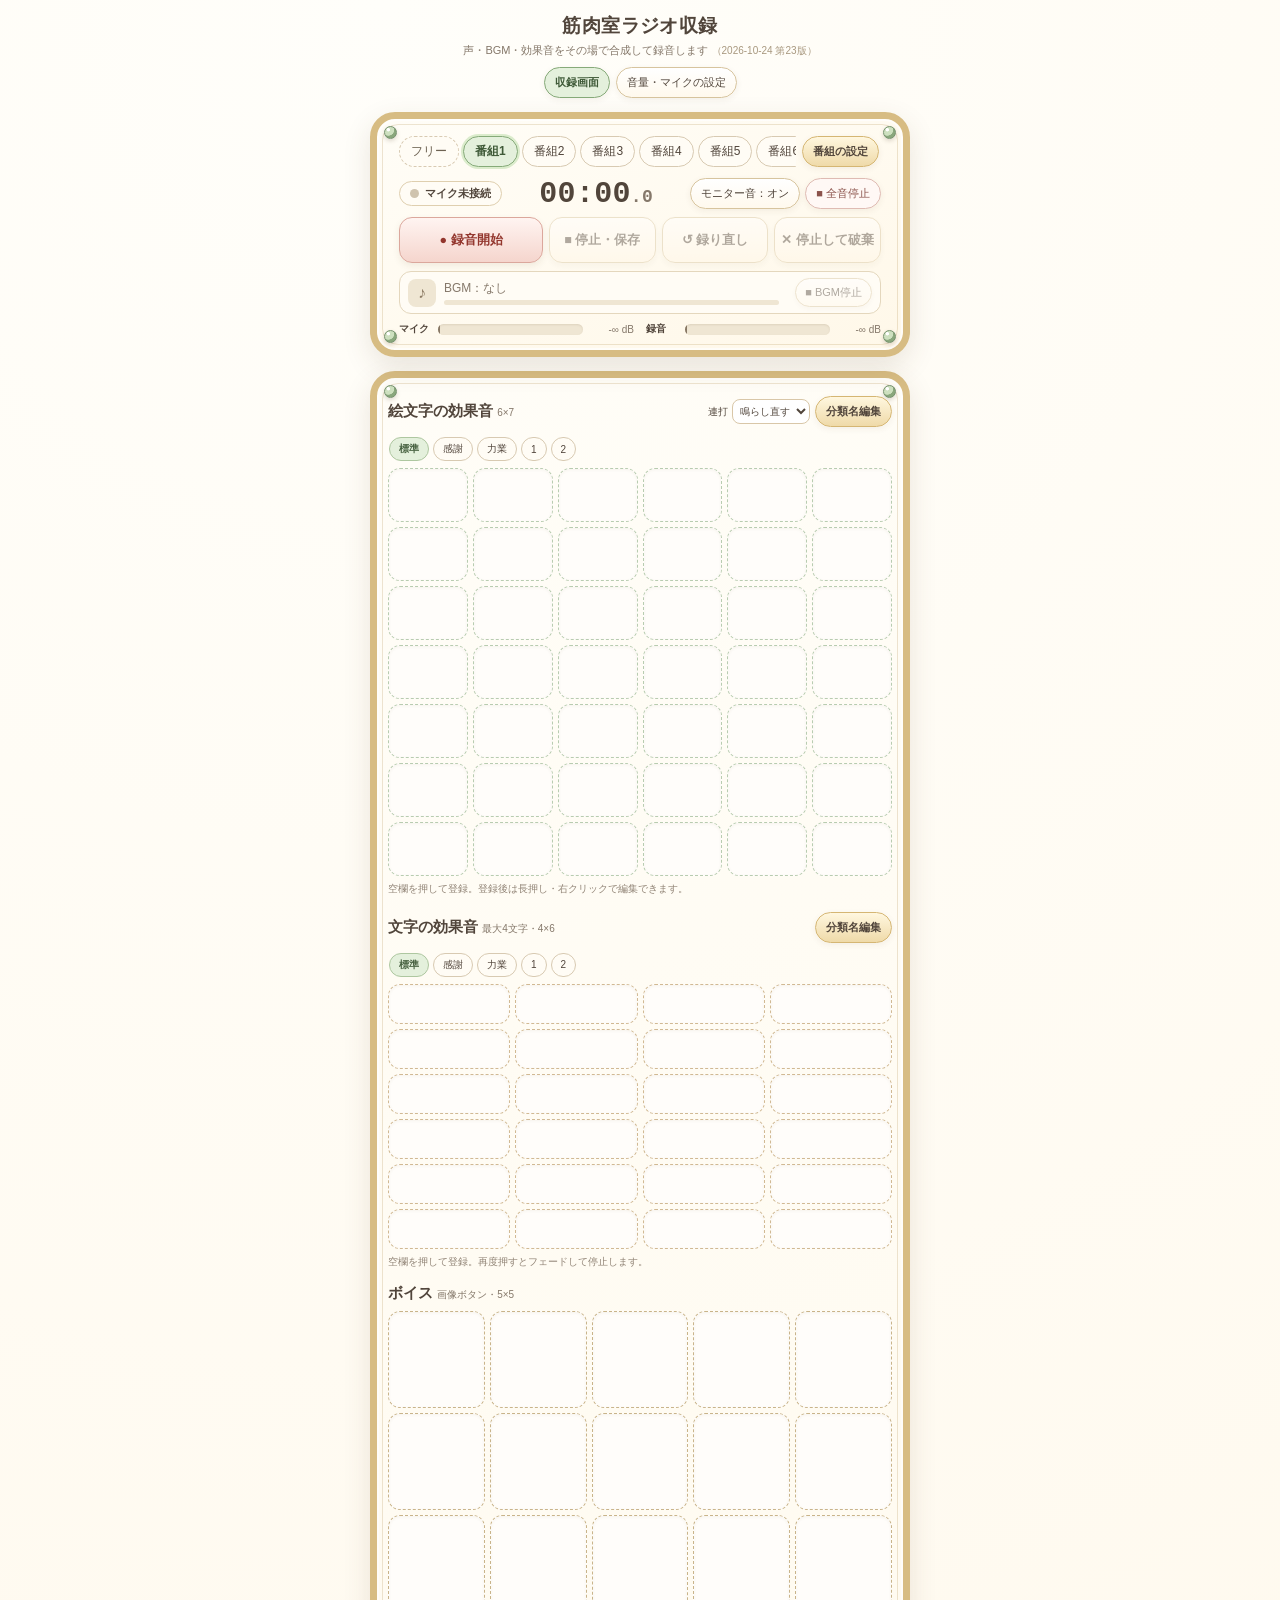
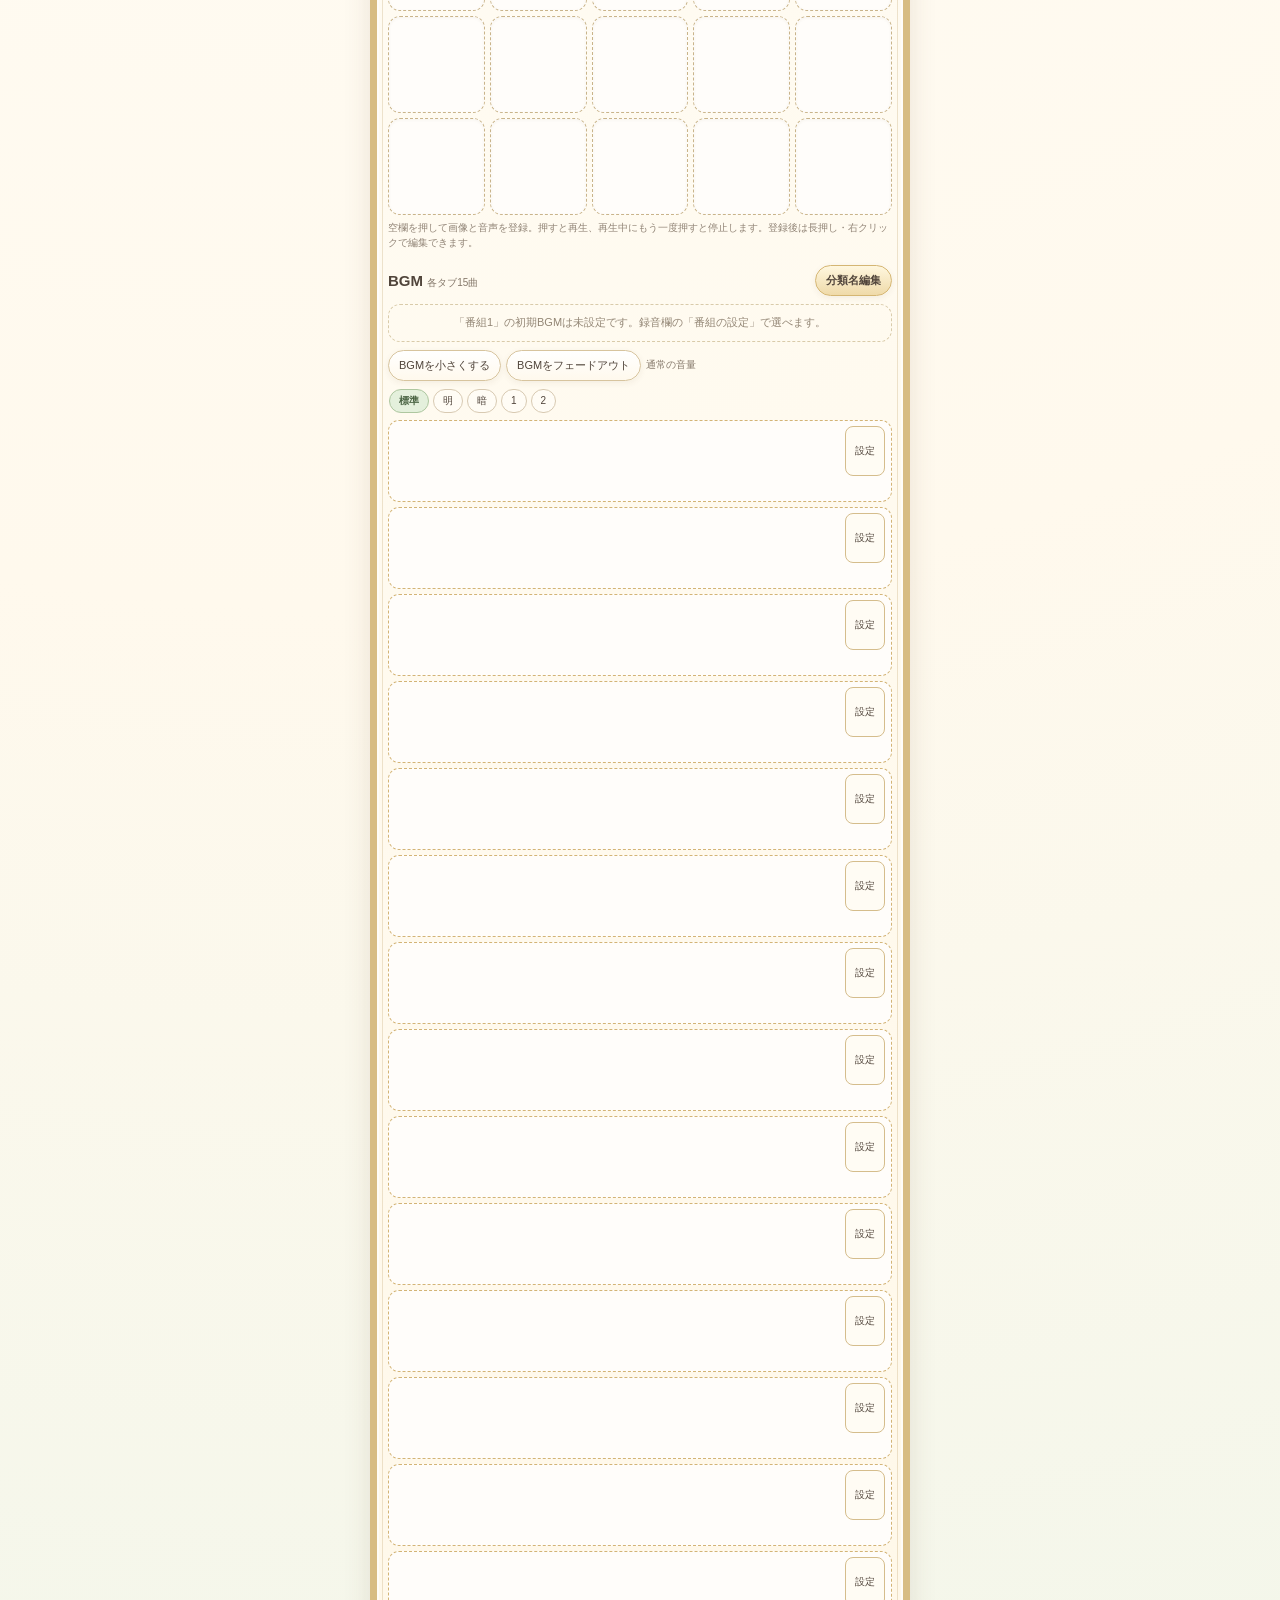
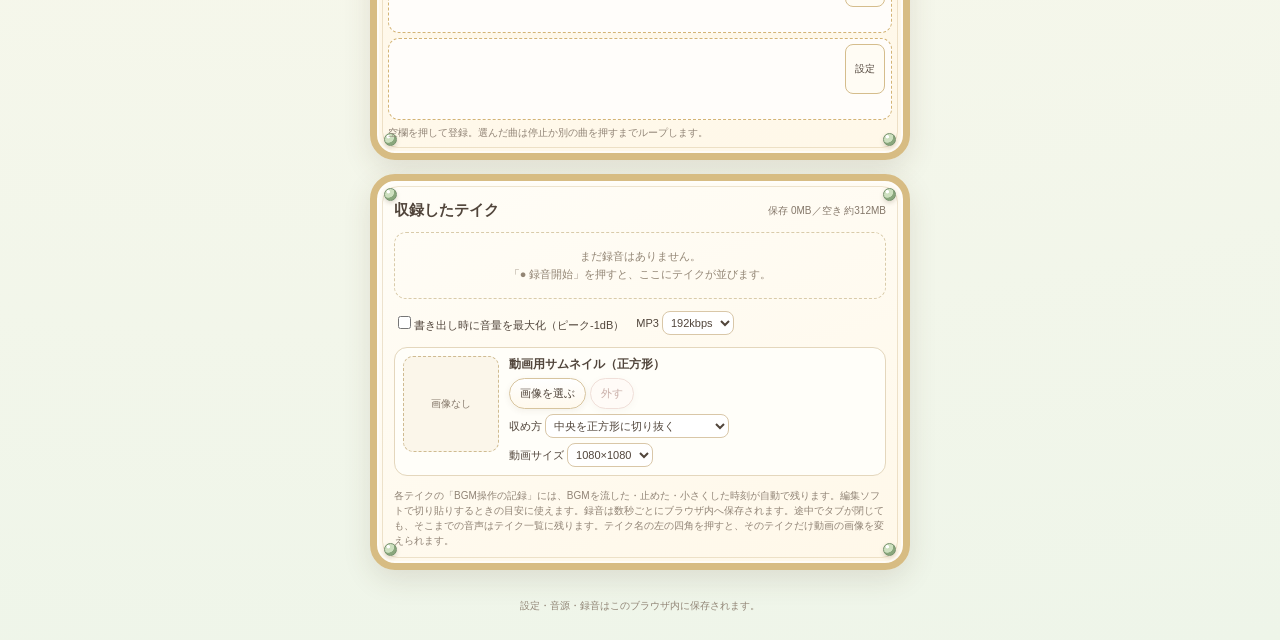
<file: Recording/index.html>
<!doctype html>
<html lang="ja">
<head>
<meta charset="utf-8">
<meta name="viewport" content="width=device-width,initial-scale=1,viewport-fit=cover">
<meta name="robots" content="noindex, nofollow">
<title>筋肉室ラジオ収録</title>
<style>
:root{--ink:#51453b;--muted:#85786a;--leaf:#78946d;--leaf-pale:#e9f2e4;--gold:#c9a263;--cream:#fffdf7;--line:#dfcfaf;--rec:#c8463b;--rec-pale:#fbe7e2;--warn:#d39a3a;--shadow:0 10px 28px #59412820}
[hidden]{display:none!important}*{box-sizing:border-box}html{background:#f8f7ef;touch-action:manipulation;-webkit-text-size-adjust:100%}button,input,select,label,a{touch-action:manipulation}body{margin:0;color:var(--ink);font-family:-apple-system,BlinkMacSystemFont,"Hiragino Sans","Yu Gothic",sans-serif;background:radial-gradient(circle at 30% 0%,#fffefa,#fff9ed 56%,#eef5e9);min-height:100vh}button,input,select{font:inherit;color:inherit}button{cursor:pointer}button:disabled{cursor:default;opacity:.45}button:focus-visible,input:focus-visible,select:focus-visible{outline:3px solid #87aa7b;outline-offset:2px}
.app{width:min(100%,1010px);margin:0 auto;padding:13px 10px 26px}
.top{text-align:center;margin-bottom:12px}.top h1{margin:0;font-size:19px;letter-spacing:.02em}.top p{margin:4px 0 9px;color:var(--muted);font-size:11px}.tools{display:flex;justify-content:center;flex-wrap:wrap;gap:5px}
.pill,.btn{border:1px solid #d7c49e;border-radius:999px;padding:7px 10px;background:linear-gradient(#fff,#fff9ed);box-shadow:0 2px 6px #60452512;font-size:11px;white-space:nowrap}.danger{color:#8b524b;border-color:#dfbbb3;background:#fff8f5}.primary{border-color:#adc39f;background:linear-gradient(#f1f8ed,#dcebd4);font-weight:700}.gold{border-color:#d5b673;background:linear-gradient(#fff7df,#efdaa9);font-weight:700}
.studio{display:grid;grid-template-columns:minmax(0,440px) minmax(0,470px);gap:16px;justify-content:center;align-items:start}
@media(max-width:940px){.studio{grid-template-columns:minmax(0,470px)}}
.shell{position:relative;border:7px solid #d7bc83;border-radius:25px;padding:14px 11px 13px;background:linear-gradient(160deg,#fffdf7,#fff8e9);box-shadow:var(--shadow),inset 0 0 0 2px #ffffffa8}.shell:before{content:"";position:absolute;inset:5px;border:1px solid #ae874638;border-radius:16px;pointer-events:none}.bolt{position:absolute;width:13px;height:13px;border:1px solid #75916d;border-radius:50%;background:radial-gradient(circle at 30% 25%,#fff 0 12%,#cde0bf 18% 50%,#89a77c 55%);box-shadow:0 2px 4px #5b452c33}.bolt.a{top:7px;left:7px}.bolt.b{top:7px;right:7px}.bolt.c{bottom:7px;left:7px}.bolt.d{bottom:7px;right:7px}.content{position:relative;z-index:1}
.section{margin-top:15px}.section:first-child{margin-top:4px}.section-title{display:flex;align-items:center;justify-content:space-between;gap:7px;margin-bottom:8px}.section-title h2{font-size:15px;margin:0}.section-title span{font-size:10px;color:var(--muted);font-weight:400}.section-title .btn{flex-shrink:0}
.chip{border:1px solid #d8cab2;border-radius:999px;padding:4px 9px;background:#fffcf5;white-space:nowrap;font-size:10px}.chip.active{background:#e4f0dc;border-color:#aec7a0;color:#496342;font-weight:700}
.bgm-tabs{display:flex;gap:4px;overflow-x:auto;padding:2px 1px 7px;scrollbar-width:thin}
.emoji-grid{display:grid;grid-template-columns:repeat(6,minmax(0,1fr));gap:5px;grid-auto-rows:54px;align-content:start}
.emoji-pad{position:relative;min-width:0;height:54px;border:1px solid #b8ccb0;border-radius:12px;background:linear-gradient(150deg,#fff,#edf5e9);box-shadow:0 3px 6px #4c653b14;display:grid;place-items:center;font-size:25px;user-select:none}.emoji-pad.loaded{background:linear-gradient(150deg,#fffdf7,#e9f2e3);border-color:#a5bd98}
.emoji-pad.playing,.text-pad.playing{border-color:#6b9b63;box-shadow:0 0 0 2px #a5d29099,0 3px 9px #395b2d20}.emoji-pad:active,.text-pad:active{transform:scale(.96)}
.emoji-pad .shortcut,.text-pad .shortcut{position:absolute;bottom:2px;right:3px;color:#907f6c;font-size:8px}
.text-grid{display:grid;grid-template-columns:repeat(4,minmax(0,1fr));gap:5px;min-height:130px;align-content:start}.text-pad{position:relative;min-width:0;height:40px;padding:3px 5px;border:1px solid #d1b993;border-radius:12px;background:linear-gradient(#fffdf8,#f5ead2);box-shadow:0 3px 7px #74512516;font-size:12px;font-weight:700;white-space:nowrap;overflow:hidden;text-overflow:ellipsis;user-select:none}.text-pad.loaded{border-color:#c3a365}
.emoji-pad:not(.loaded),.text-pad:not(.loaded){background:#fffdfa;border-style:dashed;box-shadow:inset 0 1px 3px #735b3510}
.section-help{margin:6px 0 0;color:#918476;font-size:10px;line-height:1.45}
.bgm-list{display:grid;gap:5px}.bgm-card{border:1px solid #d3b476;border-radius:11px;padding:3px 4px;min-height:60px;background:linear-gradient(120deg,#fff9e9,#f3e5c4 55%,#faf5e8);box-shadow:0 2px 5px #73512612}.bgm-card.active{border-color:#86aa79;background:linear-gradient(120deg,#f9fff4,#e7f2df)}
.bgm-row{display:grid;grid-template-columns:minmax(0,1fr) auto;gap:4px;align-items:stretch}.bgm-play{width:100%;min-height:34px;border:0;border-radius:8px;background:#fffaf0c9;display:flex;align-items:center;gap:6px;text-align:left;padding:2px 5px}.bgm-icon{width:25px;height:25px;flex:none;display:grid;place-items:center;border:1px solid #c4a267;border-radius:7px;background:#f1d9a2;color:#665031;font-size:12px}.bgm-card.active .bgm-icon{background:#c4deb8;border-color:#82a276}.bgm-name{font-size:11px;font-weight:800;overflow:hidden;text-overflow:ellipsis;white-space:nowrap}
.bgm-edit,.bgm-remove{border:1px solid #d5bd8c;border-radius:8px;background:#fffcf4;padding:0 7px;font-size:10px}.bgm-remove{color:#91564c;border-color:#dfc2b8}
.bgm-bottom{display:flex;align-items:center;gap:6px;margin:2px 5px 0;font-size:10px;height:18px}.bgm-bottom input{flex:1;min-width:50px;accent-color:#a98048}.bgm-bottom output{min-width:30px;text-align:right;font-variant-numeric:tabular-nums}
.bgm-card.unset{border-style:dashed;background:#fffdfa;box-shadow:none}.bgm-card.unset .bgm-play{background:transparent}.bgm-card.unset .bgm-bottom{visibility:hidden}.bgm-card.unset .bgm-icon{visibility:hidden;width:0;border:0}
/* ---- 収録卓 ---- */
.desk{display:grid;gap:12px}.content.desk{padding:6px 6px 2px}
.rec-head{display:flex;align-items:center;justify-content:space-between;gap:8px}
.lamp{display:inline-flex;align-items:center;gap:6px;font-size:11px;font-weight:700;padding:4px 10px;border-radius:999px;border:1px solid var(--line);background:#fffcf5}.lamp i{width:9px;height:9px;border-radius:50%;background:#cfc3ae}
.lamp.ready i{background:var(--leaf)}.lamp.rec{border-color:#e2b0a7;background:var(--rec-pale);color:#93362d}.lamp.rec i{background:var(--rec);animation:blink 1s steps(2,start) infinite}.lamp.pause{border-color:#e6cc98;background:#fff5df}.lamp.pause i{background:var(--warn)}
@keyframes blink{to{opacity:.25}}@media(prefers-reduced-motion:reduce){.lamp.rec i{animation:none}}
.timer{font:700 38px/1 ui-monospace,"SF Mono",Menlo,Consolas,monospace;font-variant-numeric:tabular-nums;letter-spacing:.01em;text-align:center;padding:10px 0 2px}
.timer small{font-size:18px;color:var(--muted)}
.transport{display:grid;grid-template-columns:1.5fr 1fr 1fr;gap:6px}
.tbtn{height:48px;border-radius:13px;border:1px solid #d7c49e;background:linear-gradient(#fff,#fff6e6);box-shadow:0 3px 7px #60452516;font-weight:800;font-size:13px}
.tbtn.recbtn{border-color:#dba79c;background:linear-gradient(#fff4f1,#f5d5cd);color:#93362d}.tbtn.recbtn.on{background:linear-gradient(#fff8e8,#f3dfb2);border-color:#d8b56f;color:#7a5520}
.tbtn:active{transform:scale(.98)}
.panel{border:1px solid #e4d7bd;border-radius:15px;background:#fffef9;padding:9px 10px;display:grid;gap:7px}
.panel h3{margin:0;font-size:12px;display:flex;justify-content:space-between;align-items:center;gap:6px}.panel h3 span{font-weight:400;color:var(--muted);font-size:10px}
.mic-row{display:flex;gap:6px;align-items:center}.mic-row select{flex:1;min-width:0;border:1px solid #d9c7a8;border-radius:8px;padding:6px;background:#fff;font-size:11px}
.meter-row{display:grid;grid-template-columns:80px minmax(0,1fr) 52px;gap:7px;align-items:center;font-size:11px;font-weight:700}
.meter{position:relative;height:11px;border-radius:6px;background:#efe6d3;overflow:hidden;box-shadow:inset 0 1px 2px #6d55301f}
.meter i{position:absolute;inset:0;background:linear-gradient(90deg,#8db37d 0 75%,#d9b55c 75% 90%,#d0614f 90%);clip-path:inset(0 100% 0 0)}
.meter b{position:absolute;top:0;bottom:0;width:2px;background:#5d4b38;left:0;opacity:.7}
.meter-row output{font-variant-numeric:tabular-nums;font-weight:400;text-align:right;font-size:10px;color:var(--muted)}
.meter-row output.clip{color:var(--rec);font-weight:800}
.volume-row{display:grid;grid-template-columns:78px minmax(0,1fr) 42px;gap:7px;align-items:center;font-size:11px;font-weight:700}.volume-row input{width:100%;accent-color:#809d73}.volume-row output{font-variant-numeric:tabular-nums;color:#5b7952;text-align:right;font-weight:400}
.opts{display:flex;flex-wrap:wrap;gap:5px 12px;font-size:11px}.opts label{display:inline-flex;align-items:center;gap:4px}.opts input{accent-color:#809d73}
.note{margin:0;font-size:10px;color:#918476;line-height:1.5}
.duck-state{font-size:10px;color:var(--muted);font-weight:400}.duck-state.on{color:#5b7952;font-weight:700}
.takes{display:grid;gap:7px}
.end-row{display:flex;flex-wrap:wrap;gap:5px;align-items:center}.end-row select{border:1px solid #d9c7a8;border-radius:8px;padding:5px;background:#fff;font-size:11px}
#bgmLowBtn.on{border-color:#86aa79;background:linear-gradient(#f1f8ed,#d6e8cc)}
.cover-row{display:grid;grid-template-columns:96px minmax(0,1fr);gap:10px;align-items:start;border:1px solid #e4d7bd;border-radius:13px;background:#fffef9;padding:8px}
.cover-thumb{width:96px;aspect-ratio:1;max-width:100%;border:1px dashed #cfbb91;border-radius:10px;background:#fbf6ea center/cover no-repeat;display:grid;place-items:center;font-size:10px;color:var(--muted);overflow:hidden}
.cover-thumb.set{border-style:solid;color:transparent}
.cover-ctl{display:grid;gap:5px;font-size:11px;min-width:0}.cover-ctl strong{font-size:12px}.cover-ctl select{border:1px solid #d9c7a8;border-radius:8px;padding:4px;background:#fff;font-size:11px;max-width:100%}.cover-ctl .btns{display:flex;gap:4px;flex-wrap:wrap}
.take-cover{width:38px;height:38px;flex:none;border:1px dashed #cfbb91;border-radius:8px;background:#fbf6ea center/cover no-repeat;font-size:9px;color:var(--muted);padding:0}
.take-cover.own{border-style:solid;border-color:#86aa79}.take-cover.inherit{opacity:.55}
.take{border:1px solid #e0d0ae;border-radius:13px;background:#fffef9;padding:8px 9px;display:grid;gap:6px}
.take.live{border-color:#e2b0a7;background:#fffaf8}
.take-top{display:flex;gap:6px;align-items:center}
.take-name{flex:1;min-width:0;border:1px solid transparent;border-radius:7px;background:transparent;font-weight:800;font-size:13px;padding:3px 4px}.take-name:hover,.take-name:focus{border-color:#d9c7a8;background:#fff}
.take-meta{font-size:10px;color:var(--muted);font-variant-numeric:tabular-nums}
.take-meta .warn{color:#93362d;font-weight:700}
.take audio{width:100%;height:34px}
.take-actions{display:flex;flex-wrap:wrap;gap:4px}.take-actions .btn{padding:6px 9px;font-size:10.5px}
.take-progress{font-size:10px;color:#5b7952;font-weight:700}
.markers{font-size:10.5px}.markers summary{cursor:pointer;color:var(--muted)}.markers ol{margin:5px 0 0;padding-left:0;list-style:none;display:grid;gap:2px;font-variant-numeric:tabular-nums}.markers li{display:flex;gap:8px}.markers li time{color:#5b7952;font-weight:700;min-width:58px}
.empty{padding:15px 9px;text-align:center;color:#938675;border:1px dashed #d9cbaa;border-radius:12px;font-size:11px;line-height:1.6}
.export-opts{display:flex;flex-wrap:wrap;gap:6px 12px;align-items:center;font-size:11px}.export-opts select{border:1px solid #d9c7a8;border-radius:8px;padding:4px;background:#fff;font-size:11px}
.storage{font-size:10px;color:var(--muted);text-align:right}
.footer{text-align:center;color:#928677;font-size:10px;line-height:1.6;margin:14px 5px 0}
.modal-back{position:fixed;inset:0;background:#2d281fba;display:none;align-items:center;justify-content:center;padding:13px;z-index:10}.modal-back.open{display:flex}.modal{width:min(420px,100%);max-height:90vh;overflow-y:auto;border:6px solid #d6ba81;border-radius:22px;background:linear-gradient(#fffefa,#fff8e9);padding:17px;box-shadow:0 20px 50px #211a0e77}.modal h2{font-size:18px;margin:0 0 12px}.field{display:grid;gap:6px;margin:11px 0}.field label{font-size:12px;font-weight:700}.field input,.field select{width:100%;border:1px solid #d7c9ac;border-radius:10px;background:white;padding:9px}.field input[type=range]{padding:0;accent-color:#86a477}.field input[type=file]{padding:6px}.field small{color:#897c6b;font-size:10px;line-height:1.4}.filebox{background:#fffdf7;border:1px dashed #cfbb91;border-radius:10px;padding:8px}.modal-actions{display:flex;justify-content:space-between;gap:7px;align-items:center;margin-top:14px;flex-wrap:wrap}.modal-actions .btn{font-size:12px}.actions-right{display:flex;gap:6px}.move-row{display:flex;gap:7px}.move-row button{flex:1}
.category-list{display:grid;gap:7px}
.category-line.moved input{animation:rowflash .7s ease-out}@keyframes rowflash{0%{background:#dcefd2;border-color:#86aa79}100%{background:#fff}}
@media(max-width:480px){.section-help,.note,.take-meta,.category-note{font-size:11.5px;line-height:1.55}.chip{font-size:11.5px;padding:5px 10px}.meters .meter-row{font-size:11px}.bgm-tabs{gap:5px}}
@media(pointer:coarse){input:not([type=range]):not([type=checkbox]):not([type=radio]):not([type=file]),select,textarea{font-size:16px!important}}.category-line{display:grid!important;grid-template-columns:minmax(0,1fr) 40px 40px;gap:5px}.category-line input{width:100%;min-width:0}.category-line .tab-move{width:40px;padding:6px 0;font-size:14px;border-radius:9px}.category-line{display:flex;gap:6px}.category-line input{min-width:0;flex:1;border:1px solid #d7c9ac;border-radius:9px;background:#fff;padding:8px}.category-note{font-size:10px;color:#897c6b;line-height:1.5}
.emoji-head-controls{display:flex;align-items:center;gap:5px}.emoji-mode{display:flex;align-items:center;gap:4px;font-size:10px;white-space:nowrap}.emoji-mode select{min-width:0;max-width:100px;border:1px solid #d9c7a8;border-radius:8px;background:#fff;padding:5px 3px;font-size:10px}
.ver{color:#a8987f;font-size:10px}.btn.armed{background:var(--rec);border-color:var(--rec);color:#fff;font-weight:700}
.confirm-back{z-index:15}.confirm-text{margin:0;font-size:13px;line-height:1.7;white-space:pre-line}#confirmYes{font-weight:700}
.notice{position:fixed;z-index:20;bottom:14px;left:50%;width:max-content;max-width:92vw;transform:translate(-50%,15px);opacity:0;transition:.2s;background:#51483b;color:white;border-radius:999px;padding:9px 14px;box-shadow:var(--shadow);font-size:11px;pointer-events:none}.notice.show{opacity:1;transform:translate(-50%,0)}
@media(max-width:390px){.emoji-head-controls{gap:3px}.emoji-mode select{max-width:86px}.section-title h2{font-size:13px}.timer{font-size:32px}}
@media(max-width:360px){.app{padding-left:6px;padding-right:6px}.shell{padding-left:8px;padding-right:8px}.emoji-grid{gap:4px;grid-auto-rows:49px}.emoji-pad{height:49px;font-size:22px}.text-grid{gap:4px}.text-pad{font-size:11px;padding:2px}}

/* 縦一列の並び */
.app{width:min(100%,560px);display:grid;grid-template-columns:minmax(0,1fr);gap:14px}
.app>*,.recbar-in>*,.content{min-width:0}
.lamp{white-space:nowrap}
.top{margin-bottom:0}
.recbar{padding:10px 10px 10px}
.recbar-in{display:grid;gap:8px;padding:4px 12px 4px}
.rec-head{display:grid;grid-template-columns:auto 1fr auto;align-items:center;gap:8px}
.recbar .timer{font-size:30px;padding:0}
.recbar .tbtn{height:46px}
.meters{display:grid;grid-template-columns:1fr 1fr;gap:4px 12px}
.meters .meter-row{grid-template-columns:34px minmax(0,1fr) 46px;gap:5px;font-size:10px}
@media(min-height:700px){.recbar{position:sticky;top:env(safe-area-inset-top,0px);z-index:5}}
@media(max-width:420px){.meters{grid-template-columns:1fr}.recbar .timer{font-size:26px;text-align:right}.rec-head{grid-template-columns:auto 1fr}.head-btns{grid-column:1/-1;display:grid;grid-template-columns:1fr 1fr}.head-btns .pill{padding:7px 6px}.prog-row{flex-wrap:nowrap}.prog-row #progEdit{flex:none;padding:7px 9px}.cover-row{grid-template-columns:72px minmax(0,1fr)}.cover-thumb{width:72px}.cover-ctl label{display:grid;gap:3px}.cover-ctl select{width:100%}}
.transport{grid-template-columns:1.35fr 1fr 1fr 1fr}
.recbar .tbtn{font-size:12.5px;padding:0 4px}
.tbtn.discardbtn:not(:disabled){color:#8b524b;border-color:#dfbbb3;background:linear-gradient(#fff,#fff5f2)}
.voice-warn{border:1px solid #e2b0a7;background:var(--rec-pale);color:#93362d;border-radius:10px;padding:6px 9px;font-size:11.5px;font-weight:700}
.bgm-now{display:grid;grid-template-columns:auto minmax(0,1fr) auto auto;gap:8px;align-items:center;border:1px solid #e4d7bd;border-radius:12px;padding:6px 8px;background:#fffcf5}
.bgm-now-icon{width:28px;height:28px;border-radius:8px;display:grid;place-items:center;background:#efe6d3;color:#8b7a63;font-weight:700}
.bgm-now-name{font-size:12px;font-weight:800;white-space:nowrap;overflow:hidden;text-overflow:ellipsis}
.bgm-now-track{height:5px;border-radius:3px;background:#efe6d3;overflow:hidden;margin-top:3px}.bgm-now-track i{display:block;height:100%;width:0;background:var(--leaf)}
.bgm-now-time{font-size:10.5px;color:var(--muted);font-variant-numeric:tabular-nums}
.bgm-now .btn{padding:6px 9px}
.bgm-now[data-state="idle"] .bgm-now-name{color:var(--muted);font-weight:400}
.bgm-now[data-state="playing"]{border-color:#9dbb8f;background:#f2f8ee}.bgm-now[data-state="playing"] .bgm-now-icon{background:var(--leaf);color:#fff;animation:pulse 1.6s ease-in-out infinite}
.bgm-now[data-state="low"]{border-color:#d8b56f;background:#fff7e6}.bgm-now[data-state="low"] .bgm-now-icon{background:#d9b55c;color:#fff}.bgm-now[data-state="low"] .bgm-now-track i{background:#d9b55c}
.bgm-now[data-state="loading"] .bgm-now-icon{animation:pulse .8s ease-in-out infinite}
.bgm-now[data-state="fading"]{border-color:#d8b56f}
.bgm-now[data-state="error"]{border-color:#e2b0a7;background:var(--rec-pale)}.bgm-now[data-state="error"] .bgm-now-name{color:#93362d;white-space:normal}.bgm-now[data-state="error"] .bgm-now-icon{background:var(--rec);color:#fff}
@keyframes pulse{50%{opacity:.45}}@media(prefers-reduced-motion:reduce){.bgm-now-icon{animation:none!important}}
.bgm-play{min-height:50px;padding:6px 8px;gap:10px}.bgm-icon{width:38px;height:38px;border-radius:10px;font-size:16px}.bgm-name{font-size:13px}
.bgm-card{min-height:auto;padding:5px 6px}.bgm-card.active{border-color:#6b9b63;box-shadow:0 0 0 2px #a5d290aa}
.bgm-edit,.bgm-remove{padding:0 9px}
@media(max-width:420px){.transport{grid-template-columns:1fr 1fr}.bgm-now{grid-template-columns:auto minmax(0,1fr) auto}.bgm-now-time{display:none}}
.prog-row{display:flex;gap:6px;align-items:center;padding-right:2px}
.prog-chips{display:flex;flex-wrap:nowrap;gap:4px;flex:1;min-width:0;padding:3px 2px;overflow-x:auto;-webkit-overflow-scrolling:touch;overscroll-behavior-x:contain;scroll-snap-type:x proximity;scrollbar-width:none}.prog-chips::-webkit-scrollbar{display:none}.prog-chip{flex:none;scroll-snap-align:start}
.prog-chip{border:1px solid #d8cab2;border-radius:999px;padding:6px 11px;background:#fffcf5;white-space:nowrap;font-size:12px}
.prog-chip.active{background:#e4f0dc;border-color:#86aa79;color:#3f5a38;font-weight:800;box-shadow:0 0 0 2px #a5d29066}
.prog-chip:disabled{opacity:.5}
.prog-chip.free{border-style:dashed;color:#6d6252}.prog-chip.free.active{background:#f3ede2;border-style:solid;border-color:#a8997f;color:#4a4034;box-shadow:0 0 0 2px #cdbfa699}
.prog-chip.c-snow{background:#e6f3fb;border-color:#a9cfe6;color:#2f566e}
.prog-chip.c-leaf{background:#e8f3e1;border-color:#a9c99b;color:#3f5a38}
.prog-chip.c-honey{background:#fcf3d3;border-color:#e1c578;color:#6b5320}
.prog-chip.c-snow.active{background:#cfe8f7;border-color:#6aa9cf;box-shadow:0 0 0 2px #8ec3e399;color:#1f4660}
.prog-chip.c-leaf.active{background:#d6ebcb;border-color:#79a56a;box-shadow:0 0 0 2px #a5d29099;color:#2f4a29}
.prog-chip.c-honey.active{background:#f8e7ad;border-color:#cfa53e;box-shadow:0 0 0 2px #e6c87099;color:#5a4214}
.prog-colors{display:flex;flex-wrap:wrap;gap:6px}
.prog-colors label{display:flex;align-items:center;gap:5px;border:1px solid #d7c9ac;border-radius:999px;padding:6px 12px;font-size:12px;font-weight:400!important;background:#fff;cursor:pointer}
.prog-colors input{width:auto!important;margin:0}
.prog-colors label.c-snow,.prog-colors label.c-leaf,.prog-colors label.c-honey{font-size:18px;padding:3px 9px;gap:4px}
.prog-colors label.c-snow{background:#e6f3fb;border-color:#a9cfe6}.prog-colors label.c-leaf{background:#e8f3e1;border-color:#a9c99b}.prog-colors label.c-honey{background:#fcf3d3;border-color:#e1c578}
.head-btns{display:flex;gap:5px;flex-wrap:wrap;justify-content:flex-end}
#monBtn.off{background:#fff3df;border-color:#d8b56f;color:#7a5520;font-weight:700}
.prog-bgm{margin-bottom:8px}
.prog-bgm .bgm-card{border-width:2px;border-color:#c9a263}
.prog-bgm .prog-bgm-label{font-size:10px;color:#8a6a33;font-weight:700;margin:0 0 3px 4px}
.prog-bgm .empty{padding:9px}
.db-steps{display:grid;grid-template-columns:repeat(3,minmax(0,1fr));gap:4px}.db-steps .btn{padding:6px 2px;font-size:10.5px}
@media(max-width:420px){.db-steps{grid-template-columns:repeat(2,minmax(0,1fr))}}
.content.desk{grid-template-columns:minmax(0,1fr)}.takes{grid-template-columns:minmax(0,1fr)}.take{min-width:0}.take-top .take-name{width:0;min-width:0;flex:1 1 auto}.take-actions .btn{white-space:normal}.db-steps .btn,.try-row .btn,#settingsShell .section-title .btn{white-space:normal}
.pc-grid{display:grid;grid-template-columns:repeat(7,minmax(0,1fr));gap:5px}
.pc-slot{position:relative;aspect-ratio:1;max-width:100%;border:1px dashed #cfbb91;border-radius:9px;background:#fbf6ea center/cover no-repeat;font-size:16px;color:#b8a888;padding:0;display:grid;place-items:center}
.pc-slot.set{border-style:solid;border-color:#d7c49e;color:transparent}
.pc-slot.use{border:2px solid var(--leaf);box-shadow:0 0 0 2px #a5d29099}
.pc-slot.use::after{content:"使用中";position:absolute;left:2px;right:2px;bottom:2px;background:#78946dE6;color:#fff;font-size:8.5px;border-radius:5px;text-align:center;line-height:1.5}
.pc-slot .pc-n{position:absolute;top:1px;left:4px;font-size:9px;color:#8a7a62;text-shadow:0 0 3px #fff}
.pc-actions{display:flex;flex-wrap:wrap;gap:5px}
@media(max-width:420px){.pc-grid{grid-template-columns:repeat(4,minmax(0,1fr))}}
.pagenav{display:flex;justify-content:center;gap:6px;margin-top:8px}
.pagenav .pill.on{background:#e4f0dc;border-color:#86aa79;color:#3f5a38;font-weight:800}
body[data-page="settings"] #boardShell,body[data-page="settings"] #takesShell{display:none}
body:not([data-page="settings"]) #settingsShell{display:none}
#settingsShell .section-title{flex-wrap:wrap}
.voice-grid{display:grid;grid-template-columns:repeat(5,minmax(0,1fr));gap:5px}
.voice-pad{position:relative;aspect-ratio:1;min-width:0;max-width:100%;padding:0;border:1px solid #c9b48a;border-radius:12px;background:#fffaf0 center/cover no-repeat;box-shadow:0 3px 7px #74512516;overflow:hidden;user-select:none;-webkit-user-select:none}
.voice-pad:not(.loaded){border-style:dashed;background-color:#fffdfa;box-shadow:inset 0 1px 3px #735b3510}
.voice-pad .vp-name{position:absolute;left:0;right:0;bottom:0;padding:1px 3px;font-size:10px;font-weight:700;line-height:1.35;color:#fff;background:#3b2f24b3;white-space:nowrap;overflow:hidden;text-overflow:ellipsis}
.voice-pad .vp-noimg{font-size:12px;font-weight:800;color:#6b5320;padding:2px;display:grid;place-items:center;height:100%;text-align:center;line-height:1.2;word-break:break-all}
.voice-pad.playing{border-color:#6b9b63;box-shadow:0 0 0 3px #a5d290cc}
.voice-pad.playing::after{content:"■";position:absolute;top:3px;right:4px;font-size:10px;color:#fff;background:#5d8a53;border-radius:5px;padding:0 4px}
.voice-pad:active{transform:scale(.96)}
.voice-pad .shortcut{position:absolute;top:2px;left:4px;color:#fff;text-shadow:0 0 3px #000;font-size:9px}
.try-row{display:flex;flex-wrap:wrap;gap:5px}
.bgm-now-main,.mini-bgm-name{cursor:pointer}.bgm-now-main:hover .bgm-now-name,.mini-bgm-name:hover{text-decoration:underline}
.save-warn{font-weight:400}.save-warn .warn-actions{display:flex;flex-wrap:wrap;gap:5px;margin-top:6px}.save-warn .btn{font-size:11.5px;white-space:normal}
.minibar{position:fixed;left:0;right:0;top:0;z-index:6;padding:calc(env(safe-area-inset-top,0px) + 6px) 10px 6px;background:#fffbf1f5;border-bottom:2px solid #d7bc83;box-shadow:0 6px 16px #5941281f;-webkit-backdrop-filter:blur(6px);backdrop-filter:blur(6px)}
.minibar-in{width:min(100%,540px);margin:0 auto;display:grid;gap:5px}
.mini-row{display:flex;align-items:center;gap:5px;min-width:0}
.mini-timer{font:700 17px/1 ui-monospace,"SF Mono",Menlo,Consolas,monospace;font-variant-numeric:tabular-nums;flex:none}.mini-timer[data-st="recording"],.mini-timer[data-st="ending"]{color:var(--rec)}.mini-timer[data-st="paused"]{color:#b07a1e}
@media(max-width:360px){.mbtn{font-size:11px;padding:0 2px}.mini-timer{font-size:15px}}
.mbtn{flex:1;min-width:0;height:36px;border:1px solid #d7c49e;border-radius:10px;background:linear-gradient(#fff,#fff6e6);font-size:12px;font-weight:800;padding:0 4px;white-space:nowrap;overflow:hidden;text-overflow:ellipsis}
.mbtn.recbtn{border-color:#dba79c;background:linear-gradient(#fff4f1,#f5d5cd);color:#93362d}.mbtn.recbtn.on{background:linear-gradient(#fff8e8,#f3dfb2);border-color:#d8b56f;color:#7a5520}.mbtn.armed{background:var(--rec);border-color:var(--rec);color:#fff}
.mini-bgm{display:flex;align-items:center;gap:6px;font-size:11.5px;border:1px solid #e4d7bd;border-radius:9px;padding:3px 3px 3px 8px;background:#fffcf5}
.mini-bgm-name{flex:1;min-width:0;white-space:nowrap;overflow:hidden;text-overflow:ellipsis;font-weight:700}
.mini-bgm .mbtn{flex:none;height:28px;font-size:11px;padding:0 8px}
.mini-bgm[data-state="playing"]{border-color:#9dbb8f;background:#f2f8ee}.mini-bgm[data-state="low"]{border-color:#d8b56f;background:#fff7e6}.mini-bgm[data-state="error"]{border-color:#e2b0a7;background:var(--rec-pale);color:#93362d}
.bgm-actions{display:flex;flex-wrap:wrap;align-items:center;gap:5px;margin-bottom:6px}
.bgm-low-state{font-size:10px;color:var(--muted)}
.section-title .storage{font-size:10px}
.end-row label{font-size:11px;font-weight:700}
</style>
</head>
<body>
<div class="app">
<header class="top"><h1>筋肉室ラジオ収録</h1><p>声・BGM・効果音をその場で合成して録音します <span class="ver">（2026-10-24 第23版）</span></p><nav class="pagenav"><button class="pill" type="button" data-goto="main" id="navMain">収録画面</button><button class="pill" type="button" data-goto="settings" id="navSettings">音量・マイクの設定</button></nav></header>

<!-- 1. 録音（画面上部に固定） -->
<section class="shell recbar" aria-label="録音"><i class="bolt a"></i><i class="bolt b"></i><i class="bolt c"></i><i class="bolt d"></i><div class="content recbar-in">
 <div class="prog-row"><div class="prog-chips" id="progChips" role="tablist" aria-label="番組"></div><button class="btn gold" type="button" id="progEdit">番組の設定</button></div>
 <div class="rec-head"><span class="lamp" id="recLamp"><i></i><span id="recLampText">マイク未接続</span></span><div class="timer" id="timer" aria-live="off">00:00<small>.0</small></div><div class="head-btns"><button class="pill" type="button" id="monBtn" title="ヘッドホン・スピーカーから出す音のオン／オフ（録音には影響しません）">モニター音：オン</button><button class="pill danger" id="stopAll">■ 全音停止</button></div></div>
 <div class="transport">
  <button class="tbtn recbtn" id="recBtn">● 録音開始</button>
  <button class="tbtn" id="stopRecBtn" disabled>■ 停止・保存</button>
  <button class="tbtn" id="retakeBtn" disabled title="今のテイク（または直前のテイク）を消して、同じBGMを頭から流して録り直します">↺ 録り直し</button>
  <button class="tbtn discardbtn" id="discardBtn" disabled title="録音を止めて、保存せずに捨てます">✕ 停止して破棄</button>
 </div>
 <div class="voice-warn" id="voiceWarn" role="alert" hidden></div>
 <div class="voice-warn save-warn" id="saveWarn" role="alert" hidden></div>
 <div class="bgm-now" id="bgmNow" data-state="idle"><span class="bgm-now-icon" aria-hidden="true">♪</span><div class="bgm-now-main" id="bgmNowMain" role="button" tabindex="0" title="押すとBGM欄へ移動"><div class="bgm-now-name" id="bgmNowName">BGM：なし</div><div class="bgm-now-track"><i id="bgmNowBar"></i></div></div><span class="bgm-now-time" id="bgmNowTime"></span><button class="btn" id="bgmNowStop" disabled>■ BGM停止</button></div>
 <div class="meters">
  <div class="meter-row"><span>マイク</span><div class="meter"><i id="micMeter"></i><b id="micPeak"></b></div><output id="micDb">-∞ dB</output></div>
  <div class="meter-row"><span>録音</span><div class="meter"><i id="mixMeter"></i><b id="mixPeak"></b></div><output id="mixDb">-∞ dB</output></div>
 </div>
</div></section>

<div class="minibar" id="miniBar" hidden><div class="minibar-in">
 <div class="mini-row"><span class="mini-timer" id="miniTimer">00:00.0</span><button class="mbtn recbtn" type="button" id="miniRec">● 録音開始</button><button class="mbtn" type="button" id="miniStop">■ 停止</button><button class="mbtn" type="button" id="miniRetake">↺ 録り直し</button></div>
 <div class="mini-bgm" id="miniBgm" data-state="idle"><span class="mini-bgm-name" id="miniBgmName" role="button" tabindex="0" title="押すとBGM欄へ移動">BGM：なし</span><button class="mbtn" type="button" id="miniBgmBtn">■ BGM停止</button></div>
</div></div>
<!-- 2. 効果音・BGM -->
<main class="shell" id="boardShell"><i class="bolt a"></i><i class="bolt b"></i><i class="bolt c"></i><i class="bolt d"></i><div class="content">
<section class="section"><div class="section-title"><h2>絵文字の効果音 <span>6×7</span></h2><div class="emoji-head-controls"><label class="emoji-mode" for="playMode">連打 <select id="playMode"><option value="restart">鳴らし直す</option><option value="overlap">重ねる</option></select></label><button class="btn gold" type="button" id="editEmojiTabs">分類名編集</button></div></div><div class="bgm-tabs" id="emojiTabs"></div><div class="emoji-grid" id="emojiGrid"></div><p class="section-help">空欄を押して登録。登録後は長押し・右クリックで編集できます。</p></section>
<section class="section"><div class="section-title"><h2>文字の効果音 <span>最大4文字・4×6</span></h2><button class="btn gold" type="button" id="editTextTabs">分類名編集</button></div><div class="bgm-tabs" id="textTabs"></div><div class="text-grid" id="textGrid"></div><p class="section-help">空欄を押して登録。再度押すとフェードして停止します。</p></section>
<section class="section"><div class="section-title"><h2>ボイス <span>画像ボタン・5×5</span></h2></div><div class="voice-grid" id="voiceGrid"></div><p class="section-help">空欄を押して画像と音声を登録。押すと再生、再生中にもう一度押すと停止します。登録後は長押し・右クリックで編集できます。</p></section>
<section class="section"><div class="section-title"><h2>BGM <span>各タブ15曲</span></h2><button class="btn gold" id="editBgmTabs">分類名編集</button></div><div class="prog-bgm" id="progBgm"></div><div class="bgm-actions"><button class="btn" type="button" id="bgmLowBtn">BGMを小さくする</button><button class="btn" type="button" id="bgmFadeBtn">BGMをフェードアウト</button><span class="bgm-low-state" id="bgmLowState">通常の音量</span></div><div class="bgm-tabs" id="bgmTabs"></div><div class="bgm-list" id="bgmList"></div><p class="section-help">空欄を押して登録。選んだ曲は停止か別の曲を押すまでループします。</p></section>
</div></main>

<!-- 3. 収録したテイク -->
<section class="shell" id="takesShell"><i class="bolt a"></i><i class="bolt b"></i><i class="bolt c"></i><i class="bolt d"></i><div class="content desk">
 <div class="section-title" style="margin:0"><h2>収録したテイク</h2><span class="storage" id="storageInfo"></span></div>
 <div class="takes" id="takes"></div>
 <div class="export-opts">
  <label><input type="checkbox" id="optNormalize" style="accent-color:#809d73">書き出し時に音量を最大化（ピーク-1dB）</label>
  <label>MP3 <select id="mp3Rate"><option value="128">128kbps</option><option value="192">192kbps</option><option value="256">256kbps</option></select></label>
 </div>
 <div class="cover-row">
  <div class="cover-thumb" id="coverPreview">画像なし</div>
  <div class="cover-ctl">
   <strong>動画用サムネイル（正方形）</strong>
   <div class="btns"><button class="btn" type="button" id="coverPick">画像を選ぶ</button><button class="btn danger" type="button" id="coverClear">外す</button></div>
   <label>収め方 <select id="coverFit"><option value="cover">中央を正方形に切り抜く</option><option value="contain">全体を収める（余白はぼかし）</option></select></label>
   <label>動画サイズ <select id="videoSize"><option value="1080">1080×1080</option><option value="720">720×720</option></select></label>
  </div>
 </div>
 <input type="file" id="coverFile" accept="image/*" hidden><input type="file" id="takeCoverFile" accept="image/*" hidden>
 <p class="note">各テイクの「BGM操作の記録」には、BGMを流した・止めた・小さくした時刻が自動で残ります。編集ソフトで切り貼りするときの目安に使えます。録音は数秒ごとにブラウザ内へ保存されます。途中でタブが閉じても、そこまでの音声はテイク一覧に残ります。テイク名の左の四角を押すと、そのテイクだけ動画の画像を変えられます。</p>
</div></section>

<!-- 4. 設定（音量・マイクなど） -->
<section class="shell" id="settingsShell"><i class="bolt a"></i><i class="bolt b"></i><i class="bolt c"></i><i class="bolt d"></i><div class="content desk">
 <div class="section-title" style="margin:0"><h2>音量・マイクの設定</h2><button class="btn primary" type="button" data-goto="main">← 収録画面に戻る</button></div>

 <section class="panel" aria-labelledby="mixTitle">
  <h3 id="mixTitle">音量 <span>ヘッドホン音量は録音に影響しません</span></h3>
  <div class="volume-row"><label for="micVolume">マイク</label><input id="micVolume" type="range" min="0" max="300"><output id="micVal"></output></div>
  <div class="volume-row"><label for="seVolume">効果音</label><input id="seVolume" type="range" min="-60" max="0" step="0.5"><output id="seVal"></output></div>
  <div class="volume-row"><label for="bgmVolume">BGM</label><input id="bgmVolume" type="range" min="-60" max="0" step="0.5"><output id="bgmVal"></output></div>
  <div class="volume-row"><label for="voVolume">ボイス</label><input id="voVolume" type="range" min="-60" max="0" step="0.5"><output id="voVal"></output></div>
  <div class="db-steps"><button type="button" class="btn" data-db="se:-1">効果音 −1dB</button><button type="button" class="btn" data-db="se:1">効果音 ＋1dB</button><button type="button" class="btn" data-db="bgm:-1">BGM −1dB</button><button type="button" class="btn" data-db="bgm:1">BGM ＋1dB</button><button type="button" class="btn" data-db="vo:-1">ボイス −1dB</button><button type="button" class="btn" data-db="vo:1">ボイス ＋1dB</button></div>
  <div class="try-row"><button type="button" class="btn" id="trySe">効果音を試す</button><button type="button" class="btn" id="tryVo">ボイスを試す</button><button type="button" class="btn" id="tryBgm">BGMを試す／止める</button></div>
  <p class="note">効果音・BGM・ボイスはdB（デシベル）で調整します。0dBが音源そのままの大きさで、−6dBで約半分、−20dBで約10分の1、−40dBで約100分の1です。一番左（−60dB）は消音です。</p>
  <div class="opts"><label><input type="checkbox" id="bgmLevel">BGMごとの音量差をそろえる（音の大きい曲は下げ、小さい曲は上げる）</label></div>
  <div class="volume-row"><label for="masterVolume">ヘッドホン</label><input id="masterVolume" type="range" min="0" max="100"><output id="masterVal"></output></div>
  <div class="opts"><label><input type="checkbox" id="optLimiter">音割れ防止リミッター</label></div>
  <div class="opts"><label><input type="checkbox" id="previewFull">録音していないときは、効果音とBGMを端末の音量いっぱいで鳴らす（比率はそのまま）</label></div>
  <p class="note" id="previewInfo"></p>
  <div class="end-row"><label for="monitorMode">録音中のモニター音</label><select id="monitorMode"><option value="auto">自動（イヤホンでなければ消す）</option><option value="muteRec">録音中は必ず消す</option><option value="always">消さない</option></select></div>
  <p class="note" id="outputInfo">出力先を確認中…</p>
 </section>

 <section class="panel" aria-labelledby="endTitle">
  <h3 id="endTitle">BGMの締め</h3>
  <div class="volume-row"><label for="bgmLowLevel">小さくした時</label><input id="bgmLowLevel" type="range" min="5" max="80"><output id="bgmLowVal"></output></div>
  <div class="end-row"><label for="fadeSec">フェードアウトの長さ</label><select id="fadeSec"><option value="2">2秒</option><option value="3">3秒</option><option value="5">5秒</option><option value="8">8秒</option><option value="12">12秒</option></select></div>
  <div class="opts"><label><input type="checkbox" id="fadeOnStop">「停止・保存」でBGMをフェードアウトしてから録音を止める</label></div>
  <p class="note">BGM欄の「BGMを小さくする」は約2秒かけて下げ、もう一度押すと元の音量へ戻します。</p>
 </section>

 <section class="panel" aria-labelledby="duckTitle">
  <h3 id="duckTitle"><label style="display:inline-flex;gap:5px;align-items:center"><input type="checkbox" id="duckOn" style="accent-color:#809d73">話すとBGMを下げる</label><span class="duck-state" id="duckState">待機</span></h3>
  <div class="volume-row"><label for="duckDepth">下げ幅</label><input id="duckDepth" type="range" min="3" max="30"><output id="duckDepthVal"></output></div>
  <div class="volume-row"><label for="duckThresh">反応する声</label><input id="duckThresh" type="range" min="-65" max="-15"><output id="duckThreshVal"></output></div>
  <p class="note">マイクの音が「反応する声」を超えるとBGMが下がり、話し終えて約0.5秒で戻ります。右へ動かすほど大きな声にだけ反応します。</p>
 </section>

 <section class="panel" aria-labelledby="micTitle">
  <h3 id="micTitle">マイク <span id="micInfo">未接続</span></h3>
  <div class="mic-row"><select id="micSelect" aria-label="使うマイク"><option value="">既定のマイク</option></select><button class="btn primary" id="micBtn">マイクを有効にする</button></div>
  <div class="opts">
   <label><input type="checkbox" id="optEc">エコー除去</label>
   <label><input type="checkbox" id="optNs">ノイズ抑制</label>
   <label><input type="checkbox" id="optAgc">自動音量調整</label>
   <label><input type="checkbox" id="optMon">自分の声を聴く</label>
  </div>
  <div class="opts"><span style="font-weight:700">録音と同時に保存：</span><label><input type="checkbox" id="keepVoice">声だけ</label><label><input type="checkbox" id="keepProg">BGM＋効果音だけ</label></div>
  <p class="note">エコー除去などはブラウザの通話向け処理です。声質が変わるため初期値は切ってあります。スピーカーで収録するときは、BGMや効果音がマイクに回り込まないよう、録音中のモニター音が自動で消えます（上の「音量」欄で変更できます）。</p>
  <p class="note" id="micHelp">開くたびにマイクの許可を求められる場合は、許可の画面で「サイトにアクセスしている間は許可する」（Chrome）を選ぶか、ブラウザのサイト設定でマイクを「許可」にすると、次回から自動でつながります。</p>
 </section>

 <section class="panel" aria-labelledby="fileTitle">
  <h3 id="fileTitle">設定ファイル <span>別の端末への引き継ぎ用</span></h3>
  <div class="end-row"><button class="btn" id="exportBtn">設定を書き出す</button><button class="btn" id="importBtn">設定を読み込む</button></div>
  <p class="note">効果音・ボイス・BGM・動画用サムネイルを1つのファイルにまとめます。録音したテイクは含まれません。筋肉室効果音ポン出しと同じファイルで、どちらで書き出しても、もう一方で読み込めます。</p>
 </section>
</div></section>
<p class="footer">設定・音源・録音はこのブラウザ内に保存されます。</p>
</div>

<div class="modal-back" id="progModal"><form class="modal" id="progForm"><h2>番組の設定</h2>
 <div class="field"><label for="progName">番組名</label><input id="progName" maxlength="30" required><small>テイク名の先頭にも使われます。</small></div>
 <div class="field"><span style="font-size:12px;font-weight:700">ボタンの色</span><div class="prog-colors" id="progColors"><label><input type="radio" name="progColor" value="">指定なし</label><label class="c-snow" title="淡い水色"><input type="radio" name="progColor" value="snow" aria-label="淡い水色">❄️</label><label class="c-leaf" title="淡い緑色"><input type="radio" name="progColor" value="leaf" aria-label="淡い緑色">🌿</label><label class="c-honey" title="淡い黄色"><input type="radio" name="progColor" value="honey" aria-label="淡い黄色">🍯</label></div></div>
 <div class="field"><label for="progBgmSel">初期BGM</label><select id="progBgmSel"></select><small>BGM欄に登録した曲から選びます。BGM欄の一番上と、録音欄に表示されます。</small></div>
 <div class="field"><label style="display:flex;gap:6px;align-items:center;font-weight:400"><input type="checkbox" id="progAuto" style="width:auto">録音開始と同時に初期BGMを頭から流す</label></div>
 <div class="field"><label>この番組の動画用サムネイル（7枚まで）</label>
  <div class="pc-grid" id="progCovers"></div>
  <div class="pc-actions"><button type="button" class="btn" id="pcReplace" disabled>選んだ画像を差し替え</button><button type="button" class="btn danger" id="pcRemove" disabled>選んだ画像を外す</button><button type="button" class="btn" id="pcUseDefault">共通の画像を使う</button></div>
  <small>空き枠を押すと画像を登録できます。登録済みの画像を押すと、それが動画に使われます（緑の枠）。どれも選ばない場合は「動画用サムネイル」の共通画像を使います。</small></div>
 <div class="field"><label>番組の並び順</label><div class="move-row"><button type="button" class="btn" id="progMovePrev">← 前へ</button><button type="button" class="btn" id="progMoveNext">次へ →</button></div></div>
 <div class="modal-actions"><span></span><div class="actions-right"><button type="button" class="btn" data-close="progModal">キャンセル</button><button type="submit" class="btn primary">保存</button></div></div></form></div>
<input type="file" id="progCoverFile" accept="image/*" hidden>
<div class="modal-back" id="soundModal"><form class="modal" id="soundForm"><h2 id="soundHeading">効果音の編集</h2><input type="hidden" id="soundId"><input type="hidden" id="soundType"><div class="field"><label for="labelInput" id="labelCaption">ボタン名</label><input id="labelInput" required><small id="labelHelp"></small></div><div class="field" id="imageField" hidden><label for="imageFile">ボタンの画像</label><div class="filebox"><input id="imageFile" type="file" accept="image/*"><small id="currentImage"></small></div></div><div class="field"><label for="soundFile">音源ファイル</label><div class="filebox"><input id="soundFile" type="file" accept="audio/*,.mp3,.wav,.ogg,.m4a,.aac,.flac"><small id="currentSoundFile"></small></div></div><div class="field"><label for="soundVol">この効果音の音量：<span id="soundVolVal"></span></label><input id="soundVol" type="range" min="0" max="100"></div><div class="field"><label for="shortcutInput">ショートカット</label><input id="shortcutInput" readonly placeholder="ここを選んでキーを押す"><small>Escキーで解除。文字入力中はショートカットが作動しません。</small></div><div class="field"><label>並び順</label><div class="move-row"><button type="button" class="btn" id="movePrev">← 前へ</button><button type="button" class="btn" id="moveNext">次へ →</button></div></div><div class="modal-actions"><button type="button" class="btn danger" id="deleteSound">削除</button><div class="actions-right"><button type="button" class="btn" data-close="soundModal">キャンセル</button><button type="submit" class="btn primary">保存</button></div></div></form></div>
<div class="modal-back" id="bgmModal"><form class="modal" id="bgmForm"><h2 id="bgmHeading">BGMの設定</h2><input type="hidden" id="bgmId"><div class="field"><label for="bgmNameInput">表示名</label><input id="bgmNameInput" maxlength="80" required placeholder="例：筋肉室の午後"></div><div class="field"><label for="bgmFile">音源ファイル</label><div class="filebox"><input id="bgmFile" type="file" accept="audio/*,.mp3,.wav,.ogg,.m4a,.aac,.flac"><small id="currentBgmFile"></small></div></div><div class="field"><label for="bgmVolModal">この曲の音量：<span id="bgmVolModalVal"></span></label><input id="bgmVolModal" type="range" min="0" max="100"></div><div class="field"><label>並び順</label><div class="move-row"><button type="button" class="btn" id="bgmMovePrev">← 前へ</button><button type="button" class="btn" id="bgmMoveNext">次へ →</button></div></div><div class="modal-actions"><button type="button" class="btn danger" id="resetBgm">選択リセット</button><div class="actions-right"><button type="button" class="btn" data-close="bgmModal">キャンセル</button><button type="submit" class="btn gold">保存</button></div></div></form></div>
<div class="modal-back" id="emojiTabsModal"><form class="modal" id="emojiTabsForm"><h2>絵文字SEのタブの編集</h2><p class="category-note">5つのタブ名と並び順を編集できます。↑↓で順番を入れ替えると、タブの中身も一緒に移動します。登録済みの効果音は各タブに残ります。</p><div class="category-list" id="emojiTabNames"></div><div class="modal-actions"><span></span><div class="actions-right"><button type="button" class="btn" data-close="emojiTabsModal">キャンセル</button><button type="submit" class="btn primary">保存</button></div></div></form></div>
<div class="modal-back" id="bgmTabsModal"><form class="modal" id="bgmTabsForm"><h2>BGMのタブの編集</h2><p class="category-note">5つのタブ名と並び順を編集できます。↑↓で順番を入れ替えると、タブの中身も一緒に移動します。登録済みの曲は各タブに残ります。</p><div class="category-list" id="bgmTabNames"></div><div class="modal-actions"><span></span><div class="actions-right"><button type="button" class="btn" data-close="bgmTabsModal">キャンセル</button><button type="submit" class="btn primary">保存</button></div></div></form></div>
<div class="modal-back" id="textTabsModal"><form class="modal" id="textTabsForm"><h2>文字SEのタブの編集</h2><p class="category-note">5つのタブ名と並び順を編集できます。↑↓で順番を入れ替えると、タブの中身も一緒に移動します。登録済みの効果音は各タブに残ります。</p><div class="category-list" id="textTabNames"></div><div class="modal-actions"><span></span><div class="actions-right"><button type="button" class="btn" data-close="textTabsModal">キャンセル</button><button type="submit" class="btn primary">保存</button></div></div></form></div>
<div class="modal-back confirm-back" id="confirmModal"><div class="modal" role="alertdialog" aria-labelledby="confirmTitle" aria-describedby="confirmText"><h2 id="confirmTitle">確認</h2><p id="confirmText" class="confirm-text"></p><div class="modal-actions"><span></span><div class="actions-right"><button type="button" class="btn" id="confirmNo">キャンセル</button><button type="button" class="btn danger" id="confirmYes">削除する</button></div></div></div></div>
<input id="importFile" type="file" hidden><div class="notice" id="notice" role="status"></div>

<script>
'use strict';
/* ===================== 基本・保存 ===================== */
const $=s=>document.querySelector(s), DB_NAME='kinniku-radio-studio-db';
const KEY='kinniku-radio-studio-config-v1';
const TABS=5,EMOJI_SLOTS=42,TEXT_SLOTS=24,BGM_SLOTS=15,VOICE_SLOTS=25;
const emojiLabels=Array(EMOJI_SLOTS).fill(''), textLabels=Array(TEXT_SLOTS).fill('');
const LEGACY_PRESET_LABELS=new Set(['👏','💖','😂','😢','💪','✨','🔔','✅','🌿','🦌','🍪','📚','🌟','🌸','📯','⭕','✖️','🎹','🫢','🪨','🪞','🥊','💥','🎉','📛取得','📛進化','長攻撃','吹雪','扉開け','扉閉じ','拍手','正解','退場']);
const BGM_TAB_DEFAULTS=['標準','明','暗','1','2'], TEXT_TAB_DEFAULTS=['標準','感謝','力業','1','2'], EMOJI_TAB_DEFAULTS=[...TEXT_TAB_DEFAULTS];
const LEGACY_EMOJI_TABS=['標準','感謝','力業','1','2','その他'];
const REC_DEFAULTS={micVolume:100,micId:'',ec:false,ns:false,agc:false,monitor:false,limiter:true,duck:true,duckDepth:10,duckThresh:-42,keepVoice:true,keepProg:false,normalize:false,mp3Rate:192,monitorMode:'auto',previewFull:true,bgmLevel:true,bgmLowLevel:35,fadeSec:3,fadeOnStop:true,coverFit:'cover',videoSize:1080};
const id=()=>globalThis.crypto?.randomUUID?.()||'s'+Date.now().toString(36)+Math.random().toString(36).slice(2);
const graphemes=s=>[...new Intl.Segmenter('ja',{granularity:'grapheme'}).segment(String(s))].map(x=>x.segment);
const esc=s=>String(s??'').replace(/[&<>"']/g,c=>({'&':'&amp;','<':'&lt;','>':'&gt;','"':'&quot;',"'":'&#39;'}[c]));
const newSound=(type,label,order)=>({id:id(),type,label,category:'全て',volume:100,assetId:null,fileName:'',shortcut:'',configured:false,order});
const newBgm=(tabIndex,slotIndex)=>({id:id(),name:'',volume:100,assetId:null,fileName:'',tabIndex,slotIndex});
const defaults=()=>({version:6,categories:[],sounds:[...EMOJI_TAB_DEFAULTS.flatMap((_,tab)=>emojiLabels.map((x,slot)=>({...newSound('emoji',x,slot),tabIndex:tab,slotIndex:slot}))),...TEXT_TAB_DEFAULTS.flatMap((_,tab)=>textLabels.map((x,slot)=>({...newSound('text',x,slot),tabIndex:tab,slotIndex:slot})))],emojiTabs:[...EMOJI_TAB_DEFAULTS],textTabs:[...TEXT_TAB_DEFAULTS],bgmTabs:[...BGM_TAB_DEFAULTS],bgms:BGM_TAB_DEFAULTS.flatMap((_,tab)=>Array.from({length:BGM_SLOTS},(_,slot)=>newBgm(tab,slot))),master:100,seVolume:100,bgmVolume:100,playMode:'restart',seDb:-18,bgmDb:-30,voDb:-6,rec:{...REC_DEFAULTS},programs:defaultPrograms(),currentProgram:0});
const dbGain=db=>db<=-60?0:Math.pow(10,db/20);
const pctToDb=p=>p<=0?-60:Math.max(-60,Math.min(0,Math.round(20*Math.log10(p/100)*2)/2));
const fmtDb=db=>db<=-60?'消音':(db>0?'+':'')+(+db).toFixed(1)+'dB';
const PROGRAMS=7;
function defaultPrograms(){return Array.from({length:PROGRAMS},(_,i)=>({id:'prog'+(i+1),name:'番組'+(i+1),bgmId:null,autoBgm:true,coverIdx:-1,color:''}))}
const PROG_COLORS={snow:'❄️ 淡い水色（雪見おと名義）',leaf:'🌿 淡い緑色（コウサカチヅル名義）',honey:'🍯 淡い黄色（その他）'};
let db,cfg,emojiTab=0,textTab=0,bgmTab=0,noticeTimer;
let ctx,voBus,monProg,bgmTrim,bgmLow=false,seBus,bgmBus,masterBus,duckGain,programBus,progStereo,voiceBus,selfMon,recMix,limiter,limOut,micGain,micAnalyser,mixAnalyser,merger;
let bgmPlaying=null,bgmSerial=0,bgmPendingId=null;
const soundSerial=new Map(), pendingText=new Set(), active=new Set();

function normalize(raw){
 const base=defaults();if(!raw)return ensureBgmSlots(ensureTextSlots(ensureEmojiSlots(ensureSlots(base))));
 base.rec={...REC_DEFAULTS,...(raw.rec&&typeof raw.rec==='object'?raw.rec:{})};
 if(Array.isArray(raw.programs)&&raw.programs.length){const defs=defaultPrograms(),used=new Set(raw.programs.map(x=>x&&x.id));const kept=raw.programs.slice(0,PROGRAMS).map((x,i)=>({...defs[i],...x}));for(const d of defs){if(kept.length>=PROGRAMS)break;if(!used.has(d.id))kept.push(d)}base.programs=kept}
 base.currentProgram=Number.isInteger(raw.currentProgram)&&raw.currentProgram>=-1&&raw.currentProgram<PROGRAMS?raw.currentProgram:(raw.currentProgram===-1?-1:0);
 if(Array.isArray(raw.sounds)&&raw.sounds.some(x=>x.emoji)&&!raw.sounds.some(x=>x.type)){
  const old=raw.sounds.map((s,i)=>({...newSound('emoji',s.emoji||'🔔',i),...s,label:s.emoji||'🔔',type:'emoji',category:s.assetId?s.category||'全て':'全て',order:i}));
  base.sounds=[...old,...emojiLabels.slice(old.length).map((x,i)=>newSound('emoji',x,old.length+i)),...textLabels.map((x,i)=>newSound('text',x,i))];
  if(raw.bgm?.assetId||raw.bgm?.name)base.bgms=[{id:id(),name:raw.bgm.name||'BGM',volume:raw.bgm.volume??100,assetId:raw.bgm.assetId||null,fileName:raw.bgm.fileName||''}];
  base.master=raw.master??100;base.playMode=raw.playMode||'restart';base.categories=Array.isArray(raw.categories)?raw.categories:base.categories;return ensureBgmSlots(ensureTextSlots(ensureEmojiSlots(ensureSlots(base))));
 }
 base.sounds=Array.isArray(raw.sounds)?raw.sounds.map((s,i)=>({...newSound(s.type==='text'?'text':'emoji',s.label??'',i),...s})):base.sounds;
 base.bgms=Array.isArray(raw.bgms)?raw.bgms:[];base.categories=Array.isArray(raw.categories)?raw.categories:base.categories;
 const realSounds=t=>base.sounds.filter(x=>x.type===t&&(x.assetId||x.configured||(x.label&&!LEGACY_PRESET_LABELS.has(x.label))));
 base.emojiTabs=fitTabs(raw.emojiTabs,EMOJI_TAB_DEFAULTS,realSounds('emoji'));
 base.textTabs=fitTabs(raw.textTabs,TEXT_TAB_DEFAULTS,realSounds('text'));
 base.bgmTabs=fitTabs(raw.bgmTabs,BGM_TAB_DEFAULTS,base.bgms.filter(b=>b.assetId||b.name));
 for(const key of ['master','seVolume','bgmVolume'])base[key]=Number.isFinite(+raw[key])?+raw[key]:base[key];
 base.voDb=Number.isFinite(+raw.voDb)&&raw.voDb!==null?+raw.voDb:base.voDb;
 for(const [k,leg] of [['seDb','seVolume'],['bgmDb','bgmVolume']])base[k]=Number.isFinite(+raw[k])&&raw[k]!==null?+raw[k]:(Number.isFinite(+raw[leg])?pctToDb(+raw[leg]):base[k]);base.playMode=raw.playMode==='overlap'?'overlap':'restart';return ensureBgmSlots(ensureTextSlots(ensureEmojiSlots(ensureSlots(base))));
}
function ensureSlots(config){
 for(const s of config.sounds){delete s.favorite;if(s.type==='text')s.category='全て';if(!s.assetId){
   if(s.configured===true||(s.label&&!LEGACY_PRESET_LABELS.has(s.label)))s.configured=true;
   else{Object.assign(s,{label:'',category:'全て',volume:100,shortcut:'',configured:false})}
  }else s.configured=true}
 const oldPreset=['感謝','感情','力業','システム','その他'];if(config.categories.length===oldPreset.length&&config.categories.every((c,i)=>c===oldPreset[i])&&!config.sounds.some(s=>s.type==='emoji'&&s.configured&&s.category!=='全て'))config.categories=[];
 return config}
// タブ数を5つに合わせる。多い場合は「登録が一番少ないタブ」を1つ前のタブへまとめる（登録は消さない）
function fitTabs(rawNames,defs,items){
 let names=Array.isArray(rawNames)&&rawNames.length?rawNames.map((x,i)=>String(x||defs[i]||'タブ'+(i+1))):[...defs];
 while(names.length>TABS){
  const counts=names.map((_,t)=>items.filter(x=>x.tabIndex===t).length);
  let drop=names.length-1;for(let t=names.length-1;t>=0;t--)if(counts[t]<counts[drop])drop=t;
  const target=drop>0?drop-1:0;
  for(const x of items){if(x.tabIndex===drop){x.tabIndex=target;x.slotIndex=-1}else if(x.tabIndex>drop)x.tabIndex--}
  names.splice(drop,1);
 }
 while(names.length<TABS)names.push(defs[names.length]||'タブ'+(names.length+1));
 return names;
}
function ensureGrid(config,type,SL,tabs=TABS){
 const N=tabs*SL,isReal=s=>s.assetId||s.configured||s.imageId;
 const real=config.sounds.filter(s=>s.type===type&&isReal(s)).sort((a,b)=>(a.tabIndex??0)-(b.tabIndex??0)||(a.slotIndex??a.order??0)-(b.slotIndex??b.order??0));
 config.sounds=config.sounds.filter(s=>s.type!==type||isReal(s));
 const taken=new Set();
 for(const s of real){
  let pref=Number.isInteger(s.tabIndex)&&s.tabIndex>=0?Math.min(s.tabIndex,tabs-1):0;
  if(type==='emoji'&&!Number.isInteger(s.tabIndex)&&s.category&&s.category!=='全て'){const m=LEGACY_EMOJI_TABS.indexOf(s.category);pref=m>=0?Math.min(m,tabs-1):tabs-1}
  let slot=Number.isInteger(s.slotIndex)&&s.slotIndex>=0&&s.slotIndex<SL&&s.tabIndex===pref?s.slotIndex:-1;
  if(slot<0||taken.has(pref*SL+slot)){const free=Array.from({length:N},(_,i)=>(pref*SL+i)%N).find(i=>!taken.has(i));if(free===undefined)continue;pref=Math.floor(free/SL);slot=free%SL}
  s.tabIndex=pref;s.slotIndex=slot;s.order=slot;taken.add(pref*SL+slot);
 }
 for(let tab=0;tab<tabs;tab++)for(let slot=0;slot<SL;slot++)if(!taken.has(tab*SL+slot))config.sounds.push({...newSound(type,'',slot),tabIndex:tab,slotIndex:slot});
 return config;
}
const ensureEmojiSlots=config=>ensureGrid(config,'emoji',EMOJI_SLOTS);
// 文字の効果音とボイス（1タブ25枠）をまとめて整える
const ensureTextSlots=config=>ensureGrid(ensureGrid(config,'text',TEXT_SLOTS),'voice',VOICE_SLOTS,1);
function ensureBgmSlots(config){
 const N=TABS*BGM_SLOTS,prior=(config.bgms||[]).filter(b=>b.assetId||b.name);
 const slots=Array.from({length:N},(_,i)=>newBgm(Math.floor(i/BGM_SLOTS),i%BGM_SLOTS)),taken=new Set();
 const positioned=prior.some(b=>Number.isInteger(b.tabIndex)&&Number.isInteger(b.slotIndex));
 const list=positioned?prior.sort((a,b)=>(a.tabIndex??0)-(b.tabIndex??0)||(a.slotIndex??0)-(b.slotIndex??0)):prior;
 for(const b of list){
  let pref=Number.isInteger(b.tabIndex)&&b.tabIndex>=0?Math.min(b.tabIndex,TABS-1):0;
  let idx=Number.isInteger(b.slotIndex)&&b.slotIndex>=0&&b.slotIndex<BGM_SLOTS&&b.tabIndex===pref?pref*BGM_SLOTS+b.slotIndex:-1;
  if(idx<0||taken.has(idx)){idx=Array.from({length:N},(_,i)=>(pref*BGM_SLOTS+i)%N).find(i=>!taken.has(i));if(idx===undefined)continue}
  taken.add(idx);slots[idx]={...slots[idx],...b,tabIndex:Math.floor(idx/BGM_SLOTS),slotIndex:idx%BGM_SLOTS};
 }
 config.bgms=slots;return config;
}

function openDB(){return new Promise((resolve,reject)=>{const r=indexedDB.open(DB_NAME,1);r.onupgradeneeded=()=>{const d=r.result;for(const n of ['assets','takes','chunks'])if(!d.objectStoreNames.contains(n))d.createObjectStore(n)};r.onsuccess=()=>resolve(r.result);r.onerror=()=>reject(r.error)})}
const idbPut=(store,key,val)=>new Promise((resolve,reject)=>{const t=db.transaction(store,'readwrite');t.objectStore(store).put(val,key);t.oncomplete=resolve;t.onerror=()=>reject(t.error);t.onabort=()=>reject(t.error)});
const idbGet=(store,key)=>new Promise((resolve,reject)=>{if(!key)return resolve(null);const r=db.transaction(store,'readonly').objectStore(store).get(key);r.onsuccess=()=>resolve(r.result??null);r.onerror=()=>reject(r.error)});
const idbDel=(store,keyOrRange)=>new Promise(resolve=>{if(!keyOrRange)return resolve();const t=db.transaction(store,'readwrite');t.objectStore(store).delete(keyOrRange);t.oncomplete=resolve;t.onerror=resolve});
const idbDelStrict=(store,keyOrRange)=>new Promise((resolve,reject)=>{const t=db.transaction(store,'readwrite');t.objectStore(store).delete(keyOrRange);t.oncomplete=resolve;t.onerror=()=>reject(t.error);t.onabort=()=>reject(t.error||Error('aborted'))});
const idbAll=store=>new Promise((resolve,reject)=>{const r=db.transaction(store,'readonly').objectStore(store).getAll();r.onsuccess=()=>resolve(r.result||[]);r.onerror=()=>reject(r.error)});
const idbKeys=(store,range)=>new Promise((resolve,reject)=>{const r=db.transaction(store,'readonly').objectStore(store).getAllKeys(range);r.onsuccess=()=>resolve(r.result||[]);r.onerror=()=>reject(r.error)});
const putAsset=(k,b)=>idbPut('assets',k,b), getAsset=k=>idbGet('assets',k), deleteAsset=k=>idbDel('assets',k);
function persist(){try{localStorage.setItem(KEY,JSON.stringify(cfg))}catch(e){console.error(e)}}
function toast(msg,ms=2400){const el=$('#notice');el.textContent=msg;el.classList.add('show');clearTimeout(noticeTimer);noticeTimer=setTimeout(()=>el.classList.remove('show'),ms)}

/* ===================== 音声エンジン ===================== */
// 経路： 効果音 → seBus ┐
//        BGM → bgmBus → duckGain ┴→ programBus →(聴く) masterBus → スピーカー/ヘッドホン
// マイク → micGain → voiceBus →(任意) selfMon → masterBus
// voiceBus + programBus → recMix → limiter → limOut → 録音（ミックス）
// 録音ノードには ミックスL/R・声・BGM+SE L/R の5チャンネルを同時に渡す
function stereoGain(){const g=ctx.createGain();g.channelCount=2;g.channelCountMode='explicit';g.channelInterpretation='speakers';return g}
function audioEngine(){
 if(ctx)return;const C=window.AudioContext||window.webkitAudioContext;if(!C)throw Error('Web Audio非対応');
 ctx=new C({latencyHint:'interactive'});
 masterBus=ctx.createGain();voBus=ctx.createGain();seBus=ctx.createGain();bgmBus=ctx.createGain();duckGain=ctx.createGain();programBus=stereoGain();
 voiceBus=ctx.createGain();selfMon=ctx.createGain();recMix=stereoGain();limiter=ctx.createDynamicsCompressor();limOut=stereoGain();
 bgmTrim=ctx.createGain();seBus.connect(programBus);voBus.connect(programBus);bgmBus.connect(bgmTrim);bgmTrim.connect(duckGain);duckGain.connect(programBus);
 monProg=ctx.createGain();programBus.connect(monProg);monProg.connect(masterBus);voiceBus.connect(selfMon);selfMon.connect(masterBus);masterBus.connect(ctx.destination);
 programBus.connect(recMix);voiceBus.connect(recMix);recMix.connect(limiter);limiter.connect(limOut);
 micAnalyser=ctx.createAnalyser();micAnalyser.fftSize=2048;voiceBus.connect(micAnalyser);
 mixAnalyser=ctx.createAnalyser();mixAnalyser.fftSize=2048;limOut.connect(mixAnalyser);
 merger=ctx.createChannelMerger(5);
 const s1=ctx.createChannelSplitter(2);limOut.connect(s1);s1.connect(merger,0,0);s1.connect(merger,1,1);
 voiceBus.connect(merger,0,2);
 const s2=ctx.createChannelSplitter(2);programBus.connect(s2);s2.connect(merger,0,3);s2.connect(merger,1,4);
 updateGains();requestAnimationFrame(meterLoop);setInterval(duckLoop,40);
}
function updateGains(){
 if(!ctx)return;const r=cfg.rec;
 masterBus.gain.value=monitorMuted()?0:cfg.master/100;monProg.gain.value=previewBoost();seBus.gain.value=dbGain(cfg.seDb);bgmBus.gain.value=dbGain(cfg.bgmDb);voBus.gain.value=dbGain(cfg.voDb);
 if(micGain)micGain.gain.value=r.micVolume/100;selfMon.gain.value=r.monitor?1:0;
 if(r.limiter){limiter.threshold.value=-2;limiter.knee.value=0;limiter.ratio.value=20;limiter.attack.value=.002;limiter.release.value=.15}
 else{limiter.threshold.value=0;limiter.knee.value=0;limiter.ratio.value=1}
 if(!r.duck){duckGain.gain.cancelScheduledValues(ctx.currentTime);duckGain.gain.setTargetAtTime(1,ctx.currentTime,.1);ducked=false;renderDuck()}
}
/* 再生は「音源を一度だけ解析して使い回す」方式（AudioBuffer）。
   以前のaudio要素方式は、効果音を何度も鳴らすとブラウザの再生器の上限に達してBGMが鳴らなくなることがあった */
const bufCache=new Map(),bgmLru=[],bgmLoud=new Map();
function measureRms(buf){let sum=0,n=0;const step=8;for(let c=0;c<buf.numberOfChannels;c++){const d=buf.getChannelData(c);for(let i=0;i<d.length;i+=step){sum+=d[i]*d[i];n++}}const rms=Math.sqrt(sum/Math.max(1,n));return rms>0?20*Math.log10(rms):-90}
// BGMの音量差をそろえる：曲全体の平均の大きさを-20dB前後に合わせる（上げ下げは最大±12dBまで）
function bgmItemGain(assetId,volume){let g=volume/100;if(cfg.rec.bgmLevel!==false&&bgmLoud.has(assetId)){const adj=Math.max(-12,Math.min(12,-20-bgmLoud.get(assetId)));g*=Math.pow(10,adj/20)}return g}
function decodeAsset(assetId,isBgm){
 if(bufCache.has(assetId)){if(isBgm){const i=bgmLru.indexOf(assetId);if(i>=0)bgmLru.splice(i,1);bgmLru.push(assetId)}return bufCache.get(assetId)}
 const pr=(async()=>{const blob=await getAsset(assetId);if(!blob)throw Object.assign(Error('missing'),{userMessage:'保存音源が見つかりません。再登録してください'});
  const data=await blob.arrayBuffer();audioEngine();
  try{const buf=await new Promise((res,rej)=>{const r=ctx.decodeAudioData(data,res,rej);if(r&&r.then)r.then(res,rej)});if(isBgm)bgmLoud.set(assetId,measureRms(buf));return buf}
  catch(e){throw Object.assign(Error('decode'),{userMessage:'この音源の形式を読み込めませんでした（'+(blob.type||'形式不明')+'）。mp3かwavで登録し直すと鳴る可能性があります'})}})();
 bufCache.set(assetId,pr);pr.catch(()=>bufCache.delete(assetId));
 if(isBgm){bgmLru.push(assetId);while(bgmLru.length>3){const old=bgmLru.shift();if(old!==bgmPlaying?.assetId)bufCache.delete(old)}}
 return pr;
}
function release(inst){if(!inst||inst.released)return;setTimeout(releaseBoostHoldIfQuiet,0);inst.released=true;active.delete(inst);if(bgmPlaying===inst)bgmPlaying=null;try{inst.source.onended=null;inst.source.stop()}catch(_){}try{inst.source.disconnect();inst.gain.disconnect()}catch(_){}render();renderBgmNow()}
function fadeStop(inst,duration=.34){if(!inst||inst.released||inst.fading)return Promise.resolve();inst.fading=true;active.delete(inst);if(bgmPlaying===inst){bgmPlaying=null;bgmFading=inst}render();renderBgmNow();return new Promise(resolve=>{if(!ctx||ctx.state!=='running'){release(inst);if(bgmFading===inst)bgmFading=null;resolve();return}const now=ctx.currentTime;inst.gain.gain.cancelScheduledValues(now);inst.gain.gain.setValueAtTime(inst.gain.gain.value,now);inst.gain.gain.linearRampToValueAtTime(0,now+duration);setTimeout(()=>{release(inst);if(bgmFading===inst)bgmFading=null;renderBgmNow();resolve()},duration*1000+35)})}
function startBuffer(buffer,volume,bus,meta,{loop=false,offset=0}={}){
 const source=ctx.createBufferSource(),gain=ctx.createGain();source.buffer=buffer;source.loop=loop;gain.gain.value=volume/100;source.connect(gain);gain.connect(bus);
 const inst={source,gain,buffer,...meta,released:false,fading:false,startedAt:ctx.currentTime-offset};
 source.onended=()=>release(inst);source.start(0,offset%buffer.duration);return inst;
}
async function ensureRunning(){audioEngine();if(ctx.state!=='running'){try{await Promise.race([ctx.resume(),sleep(1500)])}catch(_){}}}
async function playSound(s){
 if(!s.assetId){toast('このボタンの音源を長押しして登録してください');return}
 if(s.type!=='emoji'){
  const playingNow=[...active].filter(a=>a.soundId===s.id);
  if(playingNow.length){soundSerial.set(s.id,(soundSerial.get(s.id)||0)+1);playingNow.forEach(a=>fadeStop(a));return}
  if(pendingText.has(s.id)){soundSerial.set(s.id,(soundSerial.get(s.id)||0)+1);pendingText.delete(s.id);return}
  pendingText.add(s.id);
 }
 const serial=(soundSerial.get(s.id)||0)+1;soundSerial.set(s.id,serial);
 try{await ensureRunning();
  if(s.type==='emoji'&&cfg.playMode==='restart')[...active].filter(a=>a.soundId===s.id).forEach(a=>release(a));
  const buf=await decodeAsset(s.assetId,false);if(serial!==soundSerial.get(s.id)&&(s.type!=='emoji'||cfg.playMode==='restart'))return;
  const inst=startBuffer(buf,s.volume,s.type==='voice'?voBus:seBus,{soundId:s.id,soundType:s.type});active.add(inst);render();
 }catch(e){console.error(e);toast(e.userMessage||'効果音を再生できませんでした',5000)}
 finally{if(s.type!=='emoji'&&serial===soundSerial.get(s.id))pendingText.delete(s.id)}
}
let bgmLoadingId=null,bgmError='',bgmFading=null;
async function playBgm(b,{restart=false,quiet=false}={}){
 if(!restart&&bgmPlaying?.trackId===b.id){bgmSerial++;addMarker('BGM停止：'+b.name,true);fadeStop(bgmPlaying);return}
 if(!restart&&bgmPendingId===b.id){bgmSerial++;bgmPendingId=null;bgmLoadingId=null;renderBgmNow();return}
 if(!b.assetId){toast('「設定」からBGM音源を登録してください');return}
 const serial=++bgmSerial,previous=bgmPlaying;bgmPendingId=b.id;bgmLoadingId=b.id;bgmError='';render();renderBgmNow();
 try{
  await ensureRunning();
  const bufP=decodeAsset(b.assetId,true);
  if(previous)await fadeStop(previous,restart?.12:.38);
  const buf=await bufP;if(serial!==bgmSerial)return;
  const inst=startBuffer(buf,100,bgmBus,{trackId:b.id,assetId:b.assetId,name:b.name},{loop:true});inst.gain.gain.value=bgmItemGain(b.assetId,b.volume);
  bgmPlaying=inst;addMarker('BGM開始：'+b.name,true);render();
 }catch(e){console.error(e);if(serial===bgmSerial){bgmError=(b.name||'BGM')+'：'+(e.userMessage||'再生できませんでした');if(!quiet)toast(bgmError,6000)}}
 finally{if(serial===bgmSerial){bgmPendingId=null;bgmLoadingId=null}renderBgmNow()}
}
function stopAll(){bgmSerial++;bgmPendingId=null;bgmLoadingId=null;for(const s of cfg.sounds)soundSerial.set(s.id,(soundSerial.get(s.id)||0)+1);pendingText.clear();const sounds=[...active];if(bgmPlaying)sounds.push(bgmPlaying);sounds.forEach(x=>fadeStop(x,.42));toast('すべての音をフェードアウトしました')}
// 録音欄のBGM表示
let bgmAnalyser=null;const bgmBuf=new Float32Array(2048);
function renderBgmNow(){
 const el=document.getElementById('bgmNow');if(!el)return;
 const name=$('#bgmNowName'),stopBtn=$('#bgmNowStop');let state='idle',label='BGM：なし';
 if(bgmLoadingId){const b=cfg.bgms.find(x=>x.id===bgmLoadingId);state='loading';label='読み込み中：'+(b?.name||'')}
 else if(bgmPlaying){state=bgmLow?'low':'playing';label=(bgmLow?'小さく再生中：':'再生中：')+bgmPlaying.name}
 else if(bgmFading){state='fading';label='フェードアウト中：'+bgmFading.name}
 else if(bgmError){state='error';label=bgmError}
 const pb=progBgm();
 if((state==='idle'||state==='error')&&pb){if(state==='idle')label='待機中｜初期BGM：'+pb.name;stopBtn.textContent='▶ 初期BGM';stopBtn.disabled=false;stopBtn.dataset.mode='play'}
 else{stopBtn.textContent='■ BGM停止';stopBtn.disabled=!(bgmPlaying||bgmLoadingId);stopBtn.dataset.mode='stop'}
 el.dataset.state=state;name.textContent=label;
 if(state!=='playing'&&state!=='low'){$('#bgmNowTime').textContent='';$('#bgmNowBar').style.width='0%'}
}
function tickBgmNow(){
 if(!bgmPlaying||!ctx)return;const d=bgmPlaying.buffer.duration,t=((ctx.currentTime-bgmPlaying.startedAt)%d+d)%d;
 $('#bgmNowTime').textContent=fmtTime(t)+' / '+fmtTime(d);$('#bgmNowBar').style.width=(t/d*100).toFixed(2)+'%';
}
/* ===================== マイク・メーター・ダッキング ===================== */
let micStream=null,micSource=null,ducked=false,forceDuck=false,lastVoiceAt=0;
const micBuf=new Float32Array(2048),mixBuf=new Float32Array(2048);
const peakHold={mic:{v:-99,t:0},mix:{v:-99,t:0}};let clipUntil=0;
async function enableMic(auto=false){
 try{audioEngine();if(auto)ctx.resume().catch(()=>{});else await ctx.resume();
  if(micStream)micStream.getTracks().forEach(t=>t.stop());if(micSource)micSource.disconnect();
  const r=cfg.rec;
  micStream=await navigator.mediaDevices.getUserMedia({audio:{deviceId:r.micId?{exact:r.micId}:undefined,echoCancellation:r.ec,noiseSuppression:r.ns,autoGainControl:r.agc,channelCount:{ideal:1}}});
  micSource=ctx.createMediaStreamSource(micStream);
  if(!micGain){micGain=ctx.createGain();micGain.connect(voiceBus)}
  micSource.connect(micGain);updateGains();
  const track=micStream.getAudioTracks()[0];track.addEventListener('ended',()=>{toast('マイクが切断されました。つなぎ直しています…',4000);setTimeout(()=>{if(!micLive())enableMic(true)},600);renderRecState()});
  await listMics();detectOutput();$('#micInfo').textContent=(track.label||'マイク')+' · '+ctx.sampleRate/1000+'kHz';
  $('#micBtn').textContent='接続し直す';renderRecState();toast('マイクを有効にしました');
 }catch(e){console.error(e);
  if(e.name==='OverconstrainedError'&&cfg.rec.micId){cfg.rec.micId='';persist();return enableMic()}
  toast(e.name==='NotAllowedError'?'マイクの使用が許可されませんでした。アドレスバーの設定から許可できます':'マイクを開けませんでした',4000)}
}
async function listMics(){
 try{const list=(await navigator.mediaDevices.enumerateDevices()).filter(d=>d.kind==='audioinput');
  const sel=$('#micSelect');sel.innerHTML='<option value="">既定のマイク</option>'+list.filter(d=>d.deviceId&&d.deviceId!=='default').map((d,i)=>`<option value="${esc(d.deviceId)}">${esc(d.label||'マイク '+(i+1))}</option>`).join('');
  sel.value=list.some(d=>d.deviceId===cfg.rec.micId)?cfg.rec.micId:'';
 }catch(e){console.error(e)}
}
function peakDb(an,buf){an.getFloatTimeDomainData(buf);let p=0;for(let i=0;i<buf.length;i++){const a=Math.abs(buf[i]);if(a>p)p=a}return p>0?20*Math.log10(p):-99}
function rmsDb(an,buf){let s=0;for(let i=0;i<buf.length;i++)s+=buf[i]*buf[i];const r=Math.sqrt(s/buf.length);return r>0?20*Math.log10(r):-99}
function drawMeter(name,db){
 const now=performance.now(),h=peakHold[name];if(db>=h.v||now-h.t>1200){h.v=db;h.t=now}
 const pct=v=>Math.max(0,Math.min(100,(v+60)/60*100));
 $('#'+name+'Meter').style.clipPath=`inset(0 ${100-pct(db)}% 0 0)`;$('#'+name+'Peak').style.left=`calc(${pct(h.v)}% - 2px)`;
 const out=$('#'+name+'Db');if(name==='mix'&&db>-0.5)clipUntil=now+1500;
 const clip=name==='mix'&&now<clipUntil;out.classList.toggle('clip',clip);out.textContent=clip?'過大':(h.v<=-60?'-∞ dB':h.v.toFixed(1)+' dB');
}
function meterLoop(){
 if(ctx){drawMeter('mic',micStream?peakDb(micAnalyser,micBuf):-99);drawMeter('mix',peakDb(mixAnalyser,mixBuf))}
 if(rec.state!=='idle')renderTimer();
 if(miniOn)syncMini();
 tickBgmNow();checkVoice();
 requestAnimationFrame(meterLoop);
}
function duckLoop(){
 if(!ctx||!cfg.rec.duck||rec.state==='ending')return;const now=performance.now();
 if(micStream){micAnalyser.getFloatTimeDomainData(micBuf);const level=rmsDb(micAnalyser,micBuf);if(level>cfg.rec.duckThresh)lastVoiceAt=now}
 for(const a of active)if(a.soundType==='voice'&&!a.fading){lastVoiceAt=now;break}
 const want=now-lastVoiceAt<500;
 if(want!==ducked||forceDuck){ducked=want;forceDuck=false;const t=ctx.currentTime;duckGain.gain.cancelScheduledValues(t);duckGain.gain.setTargetAtTime(want?Math.pow(10,-cfg.rec.duckDepth/20):1,t,want?.06:.35);renderDuck()}
}
/* ===================== 番組プリセット ===================== */
const curProgram=()=>cfg.currentProgram>=0?cfg.programs?.[cfg.currentProgram]:null;
const isFree=()=>cfg.currentProgram<0;
function preloadProgBgm(){const pb=progBgm();if(pb&&db)setTimeout(()=>decodeAsset(pb.assetId,true).catch(()=>{}),300)}
function progBgm(){const pr=curProgram();return pr?.bgmId?cfg.bgms.find(b=>b.id===pr.bgmId&&b.assetId):null}
function renderPrograms(){
 const busy=rec.state!=='idle';
 $('#progEdit').disabled=isFree();
 $('#progChips').innerHTML=`<button class="prog-chip free ${isFree()?'active':''}" role="tab" aria-selected="${isFree()}" data-prog="-1" title="番組を使わずに録る（初期BGM・番組の画像なし）" ${busy&&!isFree()?'disabled':''}>フリー</button>`+cfg.programs.map((pr,i)=>`<button class="prog-chip ${pr.color&&PROG_COLORS[pr.color]?'c-'+pr.color:''} ${i===cfg.currentProgram?'active':''}" role="tab" aria-selected="${i===cfg.currentProgram}" data-prog="${i}" ${busy&&i!==cfg.currentProgram?'disabled':''}>${esc(pr.name)}</button>`).join('');
 {const act=$('#progChips .prog-chip.active');if(act){const c=$('#progChips');const l=act.offsetLeft-c.offsetLeft,rgt=l+act.offsetWidth;if(l<c.scrollLeft||rgt>c.scrollLeft+c.clientWidth)c.scrollLeft=Math.max(0,l-8)}}
 const pb=progBgm(),box=$('#progBgm');
 box.innerHTML=pb?`<p class="prog-bgm-label">「${esc(curProgram().name)}」の初期BGM</p><div class="bgm-card ${bgmPlaying?.trackId===pb.id||bgmLoadingId===pb.id?'active':''}"><div class="bgm-row" style="grid-template-columns:minmax(0,1fr)"><button class="bgm-play" data-play-bgm="${esc(pb.id)}"><span class="bgm-icon">${bgmPlaying?.trackId===pb.id?'■':bgmLoadingId===pb.id?'…':'▶'}</span><span class="bgm-name">${esc(pb.name)}</span></button></div></div>`
  :isFree()?`<div class="empty">フリー収録中です。初期BGMと番組の画像は使いません。BGMを流すときは下の一覧から選べます。</div>`:`<div class="empty">「${esc(curProgram()?.name||'')}」の初期BGMは未設定です。録音欄の「番組の設定」で選べます。</div>`;
 renderBgmNow();
}
$('#progChips').onclick=e=>{const c=e.target.closest('[data-prog]');if(!c||rec.state!=='idle')return;cfg.currentProgram=+c.dataset.prog;persist();renderPrograms();preloadProgBgm();toast(isFree()?'フリー収録に切り替えました（初期BGM・番組の画像なし）':'番組を「'+curProgram().name+'」に切り替えました')};
$('#progBgm').onclick=e=>{const pbtn=e.target.closest('[data-play-bgm]');if(!pbtn)return;const b=cfg.bgms.find(x=>x.id===pbtn.dataset.playBgm);if(b)playBgm(b)};
$('#progEdit').onclick=async()=>{if(isFree())return;
 const pr=curProgram();$('#progName').value=pr.name;$('#progAuto').checked=!!pr.autoBgm;
 for(const rd of document.querySelectorAll('input[name=progColor]'))rd.checked=rd.value===(PROG_COLORS[pr.color]?pr.color:'');
 const list=cfg.bgms.filter(b=>b.assetId).sort((a,b)=>a.tabIndex-b.tabIndex||a.slotIndex-b.slotIndex);
 $('#progBgmSel').innerHTML='<option value="">なし</option>'+list.map(b=>`<option value="${esc(b.id)}">${esc(cfg.bgmTabs[b.tabIndex]+'｜'+b.name)}</option>`).join('');
 $('#progBgmSel').value=list.some(b=>b.id===pr.bgmId)?pr.bgmId:'';
 pcSel=-1;await renderProgCover();updateProgMoveBtns();openModal('progModal');
};
// 番組ごとの動画用サムネイル：7枠（保存名 cover:prog-<番組ID>-<0〜6>）。coverIdx が使う枠（-1は共通画像）
const PC_SLOTS=7;let pcSel=-1,pcTarget=-1;
const progCoverKey=(pid,n)=>'prog-'+pid+'-'+n;
function activeProgCoverKey(pid){const pr=cfg.programs.find(x=>x.id===pid);if(!pr||!(pr.coverIdx>=0))return null;return progCoverKey(pid,pr.coverIdx)}
async function migrateProgCovers(){
 // 第10〜13版の「1番組1枚」を1枠目へ移す
 for(const pr of cfg.programs){const old=await idbGet('assets','cover:prog-'+pr.id);if(!old)continue;
  if(!await idbGet('assets','cover:'+progCoverKey(pr.id,0)))await idbPut('assets','cover:'+progCoverKey(pr.id,0),old);
  await idbDel('assets','cover:prog-'+pr.id);if(!(pr.coverIdx>=0))pr.coverIdx=0}
 persist();
}
async function renderProgCover(){
 const pr=curProgram(),box=$('#progCovers');const cells=[];
 for(let n=0;n<PC_SLOTS;n++){const url=await coverUrl(progCoverKey(pr.id,n));cells.push(`<button type="button" class="pc-slot ${url?'set':''} ${pr.coverIdx===n&&url?'use':''}" data-pc="${n}" ${url?`style="background-image:url('${url}')"`:''} aria-label="${n+1}枚目${url?(pr.coverIdx===n?'（使用中）':''):'（空き・押して登録）'}"><span class="pc-n">${n+1}</span>${url?'':'＋'}</button>`)}
 box.innerHTML=cells.join('');
 const hasSel=pcSel>=0&&!!coverUrls.get(progCoverKey(pr.id,pcSel));
 $('#pcReplace').disabled=!hasSel;$('#pcRemove').disabled=!hasSel;$('#pcUseDefault').disabled=!(pr.coverIdx>=0);
 box.querySelectorAll('.pc-slot').forEach(b=>{if(+b.dataset.pc===pcSel)b.style.outline='2px dashed #c9a263'});
}
$('#progCovers').onclick=async e=>{const b=e.target.closest('[data-pc]');if(!b)return;const n=+b.dataset.pc,pr=curProgram();
 if(!coverUrls.get(progCoverKey(pr.id,n))){pcTarget=n;$('#progCoverFile').click();return}
 pcSel=n;pr.coverIdx=n;persist();await renderProgCover();renderTakes();toast(`${n+1}枚目の画像を動画に使います`)};
$('#pcReplace').onclick=()=>{if(pcSel<0)return;pcTarget=pcSel;$('#progCoverFile').click()};
$('#pcRemove').onclick=async e=>{if(pcSel<0||!armButton(e.currentTarget,'もう一度押すと外す'))return;const pr=curProgram();await setCover(progCoverKey(pr.id,pcSel),null);if(pr.coverIdx===pcSel){const next=[...Array(PC_SLOTS).keys()].find(n=>coverUrls.get(progCoverKey(pr.id,n)));pr.coverIdx=next??-1}pcSel=-1;persist();await renderProgCover();renderTakes()};
$('#pcUseDefault').onclick=async()=>{curProgram().coverIdx=-1;pcSel=-1;persist();await renderProgCover();renderTakes();toast('この番組は共通の画像を使います')};
$('#progCoverFile').onchange=async e=>{const f=e.target.files[0];e.target.value='';if(!f||pcTarget<0)return;const pr=curProgram(),n=pcTarget;pcTarget=-1;
 await setCover(progCoverKey(pr.id,n),f);pr.coverIdx=n;pcSel=n;persist();await renderProgCover();renderTakes()};
function moveProgram(d){const i=cfg.currentProgram,j=i+d;if(i<0)return;if(j<0||j>=cfg.programs.length||rec.state!=='idle')return;[cfg.programs[i],cfg.programs[j]]=[cfg.programs[j],cfg.programs[i]];cfg.currentProgram=j;persist();renderPrograms();updateProgMoveBtns()}
function updateProgMoveBtns(){$('#progMovePrev').disabled=cfg.currentProgram===0;$('#progMoveNext').disabled=cfg.currentProgram===cfg.programs.length-1}
$('#progMovePrev').onclick=()=>moveProgram(-1);$('#progMoveNext').onclick=()=>moveProgram(1);
$('#progForm').onsubmit=e=>{e.preventDefault();const pr=curProgram();pr.name=$('#progName').value.trim()||pr.name;pr.bgmId=$('#progBgmSel').value||null;pr.autoBgm=$('#progAuto').checked;setTimeout(preloadProgBgm,0);pr.color=document.querySelector('input[name=progColor]:checked')?.value||'';persist();closeModal('progModal');renderPrograms();toast('番組の設定を保存しました')};

/* ===================== モニター音（ヘッドホン・スピーカー） ===================== */
let monitorManualOff=false,outputLabel='',outputKind='unknown';
const HEAD_RE=/head|ヘッド|イヤ|ear|airpods|buds|bluetooth|hands-?free|headset/i,SPK_RE=/speaker|スピーカー|内蔵|built-?in|internal|macbook|display audio|hdmi/i;
async function detectOutput(){
 try{const ds=(await navigator.mediaDevices.enumerateDevices()).filter(d=>d.kind==='audiooutput');const d=ds.find(x=>x.deviceId==='default')||ds[0];outputLabel=d?.label||'';
  outputKind=!outputLabel?'unknown':HEAD_RE.test(outputLabel)?'headphones':SPK_RE.test(outputLabel)?'speaker':'unknown'}catch(_){outputKind='unknown';outputLabel=''}
 applyMonitor();
}
// 録音中に鳴り始めた音が残っている間は持ち上げない（録音停止・録り直しの瞬間にBGMが急に大きくなるのを防ぐ）
let boostHold=false,retaking=false;
function releaseBoostHoldIfQuiet(){if(boostHold&&!retaking&&rec.state==='idle'&&!bgmPlaying&&!bgmFading&&!bgmLoadingId&&active.size===0){boostHold=false;applyMonitor()}}
function previewBoost(){
 // 録音していないときだけ、効果音・BGMを端末の音量いっぱいで聴けるよう持ち上げる（効果音とBGMの比率は変えない・録音には影響しない）
 if(!cfg.rec.previewFull||boostHold||retaking)return 1;if(rec.state!=='idle'&&rec.state!=='paused')return 1;
 const top=Math.max(dbGain(cfg.seDb),dbGain(cfg.bgmDb),dbGain(cfg.voDb),0.001);return Math.min(20,1/top);
}
function monitorMuted(){
 if(monitorManualOff)return true;const active=rec.state==='recording'||rec.state==='ending';if(!active)return false;
 const m=cfg.rec.monitorMode;if(m==='always')return false;if(m==='muteRec')return true;return outputKind!=='headphones';
}
function applyMonitor(){if(ctx&&masterBus){const t=ctx.currentTime;monProg.gain.cancelScheduledValues(t);monProg.gain.setTargetAtTime(previewBoost(),t,.05);masterBus.gain.cancelScheduledValues(t);masterBus.gain.setTargetAtTime(monitorMuted()?0:cfg.master/100,t,.02)}renderMonitor()}
function renderMonitor(){
 const btn=document.getElementById('monBtn');if(!btn||!cfg)return;const muted=monitorMuted();
 btn.classList.toggle('off',muted);btn.textContent=muted?(monitorManualOff?'モニター音：オフ':'モニター音：オフ（自動）'):'モニター音：オン';
 const kind={headphones:'イヤホン・ヘッドホンと判定',speaker:'スピーカーと判定',unknown:'判定できないため、スピーカーとして扱います'}[outputKind];
 const pi=document.getElementById('previewInfo');if(pi){const k=previewBoost(),top=Math.max(cfg.seDb,cfg.bgmDb,cfg.voDb);pi.textContent=!cfg.rec.previewFull?'効果音・BGMは、録音されるのと同じ音量で聞こえます。':(k>1?`今は効果音・BGM・ボイスを約${k.toFixed(1)}倍にして鳴らしています（大きい方の${fmtDb(top)}を0dBとして、比率はそのまま）。録音中は録音と同じ音量に戻ります。録音される音量は変わりません。`:'録音中は、録音されるのと同じ音量で聞こえます。')}
 const info=document.getElementById('outputInfo');if(info)info.textContent=`出力先：${outputLabel||'（ブラウザから名前を取得できません）'} → ${kind}。モニター音を消しても、BGM・効果音は録音に入ります。`;
}
$('#monBtn').onclick=()=>{
 if(monitorMuted()&&!monitorManualOff){toast('録音中のため自動で消しています。設定欄の「録音中のモニター音」で変えられます',5000);return}
 monitorManualOff=!monitorManualOff;applyMonitor();
};
$('#monitorMode').onchange=e=>{cfg.rec.monitorMode=e.target.value;persist();applyMonitor()};
$('#previewFull').onchange=e=>{cfg.rec.previewFull=e.target.checked;persist();applyMonitor()};

let silentSince=0;
function checkVoice(){
 const el=$('#voiceWarn');let msg='';
 if(rec.state==='recording'){
  const tr=micStream?.getAudioTracks?.()[0];
  if(!tr)msg='マイクがつながっていません。声は録音されていません';
  else if(tr.readyState!=='live')msg='マイクが止まりました。声は録音されていません（設定欄の「接続し直す」で戻せます）';
  else if(tr.muted)msg='マイクがパソコン側で一時停止されています。声は録音されていません';
  else{const db=peakHold.mic.v;const now=performance.now();if(db>-55)silentSince=0;else if(!silentSince)silentSince=now;if(silentSince&&now-silentSince>6000)msg='6秒以上マイクに音が入っていません。マイクのミュートや接続先を確かめてください'}
 }else silentSince=0;
 if(el.textContent!==msg){el.textContent=msg;el.hidden=!msg}
}
function renderDuck(){const el=$('#duckState');el.textContent=!cfg.rec.duck?'オフ':ducked?'BGMを下げています':'待機';el.classList.toggle('on',ducked&&cfg.rec.duck)}

/* ===================== 録音 ===================== */
const WORKLET=`class R extends AudioWorkletProcessor{constructor(){super();this.on=false;this.N=8192;this.b=[0,1,2,3,4].map(()=>new Float32Array(this.N));this.n=0;this.port.onmessage=e=>{const m=e.data;if(m==='start')this.on=true;else if(m==='pause'){this.on=false;this.flush()}else if(m==='stop'){this.on=false;this.flush();this.port.postMessage({done:true})}}}
flush(){if(!this.n)return;const ch=this.b.map(a=>a.slice(0,this.n));this.port.postMessage({frames:this.n,ch},ch.map(a=>a.buffer));this.n=0}
process(inputs){if(!this.on)return true;const inp=inputs[0]||[];const len=inp[0]?inp[0].length:128;if(this.n+len>this.N)this.flush();for(let c=0;c<5;c++){const src=inp[c],dst=this.b[c];if(src)dst.set(src,this.n);else dst.fill(0,this.n,this.n+len)}this.n+=len;return true}}
registerProcessor('kinniku-rec',R);`;
const rec={state:'idle',take:null,node:null,mode:'',pending:{mix:[],voice:[],prog:[]},pendingFrames:0,idx:{mix:0,voice:0,prog:0},frames:0,flushChain:Promise.resolve(),stopResolve:null,retry:[],saveTrouble:false,saveErr:'',recovered:false};
let rescue=null;
async function ensureRecorder(){
 if(rec.node)return;audioEngine();
 const sink=ctx.createGain();sink.gain.value=0;sink.connect(ctx.destination);
 if(ctx.audioWorklet&&window.AudioWorkletNode){
  try{let loaded=false;
   for(const url of [URL.createObjectURL(new Blob([WORKLET],{type:'text/javascript'})),'data:text/javascript;charset=utf-8,'+encodeURIComponent(WORKLET)]){try{await ctx.audioWorklet.addModule(url);loaded=true;break}catch(_){}finally{if(url.startsWith('blob:'))URL.revokeObjectURL(url)}}
   if(!loaded)throw Error('worklet module unavailable');
   const node=new AudioWorkletNode(ctx,'kinniku-rec',{numberOfInputs:1,numberOfOutputs:1,outputChannelCount:[1],channelCount:5,channelCountMode:'explicit',channelInterpretation:'discrete'});
   node.port.onmessage=e=>{if(e.data.done){rec.stopResolve?.();rec.stopResolve=null}else onRecData(e.data)};
   merger.connect(node);node.connect(sink);rec.node=node;rec.mode='worklet';return;
  }catch(e){console.warn('AudioWorkletが使えないため代替方式で録音します',e)}
 }
 const sp=ctx.createScriptProcessor(4096,5,1);
 sp.onaudioprocess=e=>{if(rec.state!=='recording'&&rec.state!=='ending')return;const ch=[0,1,2,3,4].map(c=>e.inputBuffer.getChannelData(c).slice());onRecData({frames:ch[0].length,ch})};
 merger.connect(sp);sp.connect(sink);rec.node=sp;rec.mode='script';
}
const toI16=x=>{const s=x<-1?-1:x>1?1:x;return s<0?s*32768:s*32767};
function onRecData({frames,ch}){
 const t=rec.take;if(!t)return;
 const mix=new Int16Array(frames*2);for(let i=0;i<frames;i++){mix[2*i]=toI16(ch[0][i]);mix[2*i+1]=toI16(ch[1][i])}rec.pending.mix.push(mix);
 if(t.tracks.includes('voice')){const v=new Int16Array(frames);for(let i=0;i<frames;i++)v[i]=toI16(ch[2][i]);rec.pending.voice.push(v)}
 if(t.tracks.includes('prog')){const p=new Int16Array(frames*2);for(let i=0;i<frames;i++){p[2*i]=toI16(ch[3][i]);p[2*i+1]=toI16(ch[4][i])}rec.pending.prog.push(p)}
 rec.frames+=frames;rec.pendingFrames+=frames;
 if(rec.pendingFrames>=t.sampleRate*3)flushChunks();
}
const chunkKey=(takeId,track,i)=>`${takeId}|${track}|${String(i).padStart(7,'0')}`;
const chunkRange=(takeId,track)=>IDBKeyRange.bound(`${takeId}|${track}|`,`${takeId}|${track}|￿`);
// 数秒ごとの保存。失敗した分は捨てずにメモリに持ち、次の保存で書き直す
function flushChunks(){
 const t=rec.take;if(!t)return rec.flushChain;
 const jobs=[];for(const k of t.tracks){if(rec.pending[k].length){jobs.push([chunkKey(t.id,k,rec.idx[k]++),new Blob(rec.pending[k])]);rec.pending[k]=[]}}
 const frames=rec.frames;rec.pendingFrames=0;
 rec.flushChain=rec.flushChain.then(async()=>{
  const all=[...rec.retry,...jobs];rec.retry=[];
  try{
   await new Promise((resolve,reject)=>{const tx=db.transaction(['chunks','takes'],'readwrite');
    try{for(const [key,blob] of all)tx.objectStore('chunks').put(blob,key);t.frames=frames;tx.objectStore('takes').put({...t},t.id)}catch(e){try{tx.abort()}catch(_){}reject(e);return}
    tx.oncomplete=resolve;tx.onerror=tx.onabort=()=>reject(tx.error||Error('保存が中断されました'))});
   if(rec.saveTrouble){rec.saveTrouble=false;rec.recovered=true;renderSaveWarn()}
  }catch(e){console.error(e);rec.retry=all;rec.saveTrouble=true;rec.saveErr=errText(e);renderSaveWarn()}
 });
 return rec.flushChain;
}
const unsavedSec=(jobs,sr)=>jobs.filter(([k])=>k.includes('|mix|')).reduce((n,[,b])=>n+b.size,0)/4/sr;
function renderSaveWarn(){
 const el=$('#saveWarn');if(!el)return;
 if(rec.saveTrouble&&rec.take){el.hidden=false;el.innerHTML=`ブラウザへの保存に失敗しています（${esc(rec.saveErr)}）。録音は続いていて、保存できなかった約${Math.ceil(unsavedSec(rec.retry,rec.take.sampleRate))}秒分はメモリに持ったまま、保存をやり直しています。`;return}
 if(rescue){const sec=Math.ceil(unsavedSec(rescue.jobs,rescue.take.sampleRate));el.hidden=false;
  el.innerHTML=(sec>0?`「${esc(rescue.take.name)}」の一部（約${sec}秒分）をブラウザに保存できませんでした（${esc(rescue.err)}）。この画面を閉じる前に、どちらかを押すと録音を残せます。`:`「${esc(rescue.take.name)}」の音声は保存できていますが、仕上げの保存に失敗しました（${esc(rescue.err)}）。「もう一度保存する」で完了できます。WAVで書き出して残すこともできます。`)+`<div class="warn-actions"><button class="btn" type="button" id="rescueRetry">もう一度保存する</button><button class="btn gold" type="button" id="rescueWav">この録音をWAVで書き出す</button><button class="btn" type="button" id="rescueClose">閉じる</button></div>`;
  $('#rescueRetry').onclick=rescueRetry;$('#rescueWav').onclick=rescueWav;$('#rescueClose').onclick=e=>{if(armButton(e.currentTarget,'もう一度押すと閉じる（未保存分は失われます）')){rescue=null;renderSaveWarn()}};return}
 el.hidden=true;el.innerHTML='';
}
async function rescueRetry(){
 if(!rescue)return;const {take,jobs}=rescue;
 try{await new Promise((resolve,reject)=>{const tx=db.transaction(['chunks','takes'],'readwrite');try{for(const [key,blob] of jobs)tx.objectStore('chunks').put(blob,key);tx.objectStore('takes').put({...take,status:'done',missingSec:0},take.id)}catch(e){try{tx.abort()}catch(_){}reject(e);return}tx.oncomplete=resolve;tx.onerror=tx.onabort=()=>reject(tx.error||Error('保存が中断されました'))});
  rescue=null;renderSaveWarn();await renderTakes();updateStorage();toast(`「${take.name}」を最後まで保存できました`,4000)}
 catch(e){console.error(e);rescue.err=errText(e);renderSaveWarn();toast('まだ保存できません（'+errText(e)+'）。WAVで書き出すと録音を残せます',6000)}
}
async function rescueWav(){
 if(!rescue)return;const {take,jobs}=rescue;
 try{let stored=[];try{for(const k of await trackKeys(take,'mix')){const b=await idbGet('chunks',k);if(b)stored.push([k,b])}}catch(_){}
  const all=[...stored,...jobs.filter(([k])=>k.includes('|mix|'))].sort((a,b)=>a[0]<b[0]?-1:1);
  const bytes=all.reduce((n,[,b])=>n+b.size,0);
  download(new Blob([wavHeader(2,take.sampleRate,bytes),...all.map(([,b])=>b)],{type:'audio/wav'}),`${safeName(take.name)}_mix.wav`);toast('録音をWAVで書き出しました',4000)}
 catch(e){console.error(e);toast('書き出しに失敗しました（'+errText(e)+'）',6000)}
}
function stamp(d=new Date()){const p=n=>String(n).padStart(2,'0');return `${d.getFullYear()}-${p(d.getMonth()+1)}-${p(d.getDate())} ${p(d.getHours())}:${p(d.getMinutes())}`}
let lastTakeId=null;
function micLive(){const tr=micStream?.getAudioTracks?.()[0];return !!(tr&&tr.readyState==='live')}
async function discardRec(){
 const t=rec.take;boostHold=true;rec.state='stopping';renderRecState();
 if(rec.mode==='worklet'){await new Promise(resolve=>{rec.stopResolve=resolve;rec.node.port.postMessage('stop');setTimeout(resolve,1500)})}
 rec.pending={mix:[],voice:[],prog:[]};rec.pendingFrames=0;await rec.flushChain;rec.retry=[];rec.saveTrouble=false;rec.recovered=false;renderSaveWarn();
 rec.take=null;rec.state='idle';if(t)await deleteTakeData(t.id).catch(e=>console.error(e));
}
async function discardTake(btn){
 if(!(rec.state==='recording'||rec.state==='paused'))return;
 if(!armButton(btn,'もう一度押すと破棄'))return;
 boostHold=true;await discardRec();
 if(bgmLow){bgmLow=false;bgmTrim.gain.cancelScheduledValues(ctx.currentTime);bgmTrim.gain.setTargetAtTime(1,ctx.currentTime,.05);renderBgmLow()}
 if(bgmPlaying){bgmSerial++;fadeStop(bgmPlaying,.5)}
 renderRecState();await renderTakes();updateStorage();setTimeout(releaseBoostHoldIfQuiet,700);
 toast('録音を止めて破棄しました（保存していません）',3500);
}
async function retake(btn){
 if(retaking||rec.state==='stopping'||rec.state==='ending')return;
 const live=rec.state==='recording'||rec.state==='paused';
 if(!live&&!armButton(btn,'もう一度押すと録り直し'))return;boostHold=true;retaking=true;applyMonitor();
 try{await retakeInner()}finally{retaking=false;releaseBoostHoldIfQuiet()}
}
async function retakeInner(){
 let startBgmId=null;
 if(rec.state==='recording'||rec.state==='paused'){startBgmId=rec.take.startBgmId;await discardRec()}
 else if(rec.state==='idle'&&lastTakeId){const t=await idbGet('takes',lastTakeId);startBgmId=t?.startBgmId||null;if(t)await deleteTakeData(t.id).catch(e=>console.error(e));lastTakeId=null}
 else return;
 if(bgmLow){bgmLow=false;bgmTrim.gain.cancelScheduledValues(ctx.currentTime);bgmTrim.gain.setValueAtTime(1,ctx.currentTime);renderBgmLow()}
 if(bgmPlaying){bgmSerial++;await fadeStop(bgmPlaying,.12)}
 await renderTakes();renderRecState();
 const b=startBgmId&&cfg.bgms.find(x=>x.id===startBgmId&&x.assetId);
 if(b)await decodeAsset(b.assetId,true).catch(()=>{});
 await startRec({noAutoBgm:true});
 if(rec.state==='recording'){rec.take.startBgmId=b?b.id:null;idbPut('takes',rec.take.id,{...rec.take}).catch(()=>{});if(b)await playBgm(b,{restart:true});toast(b?`録り直し中（BGM「${b.name}」を頭から）`:'録り直し中',3500)}
}
async function startRec(opts={}){
 try{
  audioEngine();await ctx.resume();await ensureRecorder();
  if(!micLive())await enableMic();
  if(!micLive()){toast('マイクがつながっていないため、録音を始めませんでした。マイクの許可や接続を確かめてから、もう一度「録音開始」を押してください',7000);return}
  navigator.storage?.persist?.().catch(()=>{});
  try{const est=await navigator.storage?.estimate?.();if(est&&est.quota&&est.quota-est.usage<150*1048576)toast(`ブラウザの空き容量が少なくなっています（残り約${Math.max(0,Math.round((est.quota-est.usage)/1048576))}MB）。長い録音は途中で保存できなくなる可能性があります`,7000)}catch(_){}
  const tracks=['mix'];if(cfg.rec.keepVoice)tracks.push('voice');if(cfg.rec.keepProg)tracks.push('prog');
  rec.take={id:id(),name:(curProgram()?.name||'フリー')+' '+stamp(),programId:curProgram()?.id||null,created:Date.now(),sampleRate:ctx.sampleRate,frames:0,tracks,markers:[],status:'recording',startBgmId:bgmPlaying?.trackId||bgmLoadingId||null};
  rec.pending={mix:[],voice:[],prog:[]};rec.pendingFrames=0;rec.idx={mix:0,voice:0,prog:0};rec.frames=0;rec.retry=[];rec.saveTrouble=false;rec.recovered=false;
  await idbPut('takes',rec.take.id,{...rec.take});
  rec.state='recording';if(rec.mode==='worklet')rec.node.port.postMessage('start');
  if(bgmPlaying){const b=cfg.bgms.find(x=>x.id===bgmPlaying.trackId);if(b)addMarker('BGM再生中：'+b.name,true)}
  renderRecState();renderTakes();
  if(!opts.noAutoBgm){const pb=progBgm();if(curProgram()?.autoBgm&&pb&&!bgmPlaying&&!bgmLoadingId){rec.take.startBgmId=pb.id;idbPut('takes',rec.take.id,{...rec.take}).catch(()=>{});playBgm(pb,{restart:true})}}
 }catch(e){console.error(e);rec.state='idle';rec.take=null;renderRecState();toast('録音を開始できませんでした')}
}
function pauseRec(){if(rec.state!=='recording')return;rec.state='paused';if(rec.mode==='worklet')rec.node.port.postMessage('pause');addMarker('一時停止',true);renderRecState()}
function resumeRec(){if(rec.state!=='paused')return;rec.state='recording';if(rec.mode==='worklet')rec.node.port.postMessage('start');addMarker('再開',true);renderRecState()}
const sleep=ms=>new Promise(r=>setTimeout(r,ms));
async function stopRec(){
 if(rec.state==='idle'||rec.state==='stopping'||rec.state==='ending')return;
 if(cfg.rec.fadeOnStop&&bgmPlaying&&rec.state==='recording'){
  rec.state='ending';renderRecState();if(micGain){const t0=ctx.currentTime;micGain.gain.cancelScheduledValues(t0);micGain.gain.setValueAtTime(micGain.gain.value,t0);micGain.gain.linearRampToValueAtTime(0,t0+.12)}const b=cfg.bgms.find(x=>x.id===bgmPlaying.trackId);addMarker('BGMフェードアウト：'+(b?.name||''),true);
  bgmSerial++;await fadeStop(bgmPlaying,cfg.rec.fadeSec);await sleep(500);
 }
 rec.state='stopping';renderRecState();
 const t=rec.take;let ok=true,err='';
 try{
  if(rec.mode==='worklet'){await new Promise(resolve=>{rec.stopResolve=resolve;rec.node.port.postMessage('stop');setTimeout(resolve,1500)})}
  await flushChunks();
  for(let i=0;i<3&&rec.retry.length;i++){await sleep(500);await flushChunks()}
  ok=!rec.retry.length;if(!ok)err=rec.saveErr;
  t.frames=rec.frames;t.status=ok?'done':'partial';t.missingSec=ok?0:Math.ceil(unsavedSec(rec.retry,t.sampleRate));if(rec.recovered)t.retried=true;
  try{await idbPut('takes',t.id,{...t})}catch(e){console.error(e);ok=false;err=errText(e)}
 }catch(e){console.error(e);ok=false;err=err||errText(e)}
 finally{
  if(!ok)rescue={take:{...t},jobs:rec.retry.slice(),err:err||'原因不明'};
  rec.retry=[];rec.saveTrouble=false;
  lastTakeId=t.id;rec.take=null;rec.state='idle';if(micGain){micGain.gain.cancelScheduledValues(ctx.currentTime);micGain.gain.setValueAtTime(cfg.rec.micVolume/100,ctx.currentTime)}if(bgmLow&&!bgmPlaying){bgmLow=false;bgmTrim.gain.setTargetAtTime(1,ctx.currentTime,.05);renderBgmLow()}
  renderRecState();renderSaveWarn();try{await renderTakes()}catch(_){}updateStorage();
 }
 if(ok)toast(rec.recovered?`「${t.name}」を保存しました（${fmtTime(t.frames/t.sampleRate)}）。途中で保存できない時間がありましたが、すべて保存し直しました`:`「${t.name}」を保存しました（${fmtTime(t.frames/t.sampleRate)}）`,rec.recovered?6000:3500);
 else toast('録音の一部を保存できませんでした。録音欄の案内から残せます',6000);
 rec.recovered=false;releaseBoostHoldIfQuiet();
}
function addMarker(label,auto=false){
 const t=rec.take;if(!t||rec.state==='idle'||rec.state==='stopping')return;/* ending中も記録 */
 const n=t.markers.filter(m=>!m.auto).length+1;t.markers.push({t:rec.frames/t.sampleRate,label:label||('マーカー'+n),auto});
 if(!auto)toast('マーカー'+n+'：'+fmtTime(rec.frames/t.sampleRate));renderLiveMarkers();
}
function fmtTime(sec,tenths=false){sec=Math.max(0,sec);const h=Math.floor(sec/3600),m=Math.floor(sec/60)%60,s=Math.floor(sec)%60,p=n=>String(n).padStart(2,'0');return (h?h+':'+p(m):p(m))+':'+p(s)+(tenths?'.'+Math.floor(sec*10)%10:'')}
function renderTimer(){const t=rec.take,sec=t?rec.frames/t.sampleRate:0,str=fmtTime(sec,true),i=str.lastIndexOf('.');$('#timer').innerHTML=esc(str.slice(0,i))+'<small>'+esc(str.slice(i))+'</small>'}
function renderRecState(){if(rec.state!=='idle'&&rec.state!=='paused')boostHold=true;applyMonitor();if(cfg?.programs)renderPrograms();
 const lamp=$('#recLamp'),txt=$('#recLampText'),st=rec.state;
 lamp.className='lamp '+(st==='recording'||st==='ending'?'rec':st==='paused'?'pause':micLive()?'ready':'');
 txt.textContent=st==='ending'?'BGMフェードアウト中…':st==='recording'?'録音中':st==='paused'?'一時停止中':st==='stopping'?'保存中…':micLive()?'待機中':'マイク未接続';
 const rb=$('#recBtn');rb.textContent=st==='recording'?'‖ 一時停止':st==='paused'?'● 再開':'● 録音開始';rb.classList.toggle('on',st==='recording');rb.disabled=st==='stopping'||st==='ending';
 $('#stopRecBtn').disabled=!(st==='recording'||st==='paused');const rb2=$('#retakeBtn');rb2.disabled=!(st==='recording'||st==='paused'||(st==='idle'&&lastTakeId));if(rb2.dataset.armed!=='1')rb2.textContent='↺ 録り直し';const db2=$('#discardBtn');db2.disabled=!(st==='recording'||st==='paused');if(db2.dataset.armed!=='1')db2.textContent='✕ 停止して破棄';
 const busy=st!=='idle';for(const s of ['#micSelect','#optEc','#optNs','#optAgc','#micBtn','#importBtn','#keepVoice','#keepProg'])$(s).disabled=busy;
 if(st==='idle')$('#timer').innerHTML='00:00<small>.0</small>';
}
function renderLiveMarkers(){const el=document.getElementById('liveMarkers');if(el&&rec.take)el.innerHTML=markerList(rec.take.markers)}
function markerList(ms){return ms.length?ms.map(m=>`<li><time>${fmtTime(m.t,true)}</time><span>${esc(m.label)}</span></li>`).join(''):'<li>なし</li>'}

/* ===================== テイク一覧・書き出し ===================== */
const TRACK_INFO={mix:{label:'ミックス',ch:2},voice:{label:'声だけ',ch:1},prog:{label:'BGM＋効果音',ch:2}};
const busyTakes=new Map();
async function loadTakes(){return (await idbAll('takes')).sort((a,b)=>b.created-a.created)}
async function renderTakes(){
 const list=await loadTakes(),box=$('#takes');
 await coverUrl('default');for(const pr of cfg.programs){const k=activeProgCoverKey(pr.id);if(k)await coverUrl(k)}for(const t of list)if(t.cover)await coverUrl(t.id);
 const openState=new Map([...box.querySelectorAll('details[data-take]')].map(d=>[d.dataset.take,d.open]));
 const players=new Map([...box.querySelectorAll('audio[data-take]')].map(a=>[a.dataset.take,a]));
 if(!list.length){box.innerHTML='<div class="empty">まだ録音はありません。<br>「● 録音開始」を押すと、ここにテイクが並びます。</div>';return}
 box.innerHTML=list.map(t=>{
  const live=rec.take?.id===t.id,dur=fmtTime((live?rec.frames:t.frames)/t.sampleRate),broken=t.status==='recovered'||(t.status==='recording'&&!live);
  const mk=t.markers||[];
  return `<article class="take ${live?'live':''}" data-id="${esc(t.id)}">
   <div class="take-top"><button class="take-cover ${t.cover?'own':(t.programId&&coverUrls.get(activeProgCoverKey(t.programId)))||coverUrls.get('default')?'inherit':''}" data-take-cover="${esc(t.id)}" title="このテイクの動画用画像（押して変更）" style="${coverStyle(t)}">${t.cover||(t.programId&&coverUrls.get(activeProgCoverKey(t.programId)))||coverUrls.get('default')?'':'画像'}</button><input class="take-name" data-rename="${esc(t.id)}" value="${esc(t.name)}" aria-label="テイク名" maxlength="60"><button class="btn danger" data-del="${esc(t.id)}" ${live?'disabled':''}>削除</button></div>
   <div class="take-meta">${esc(stamp(new Date(t.created)))} · ${live?'録音中':dur} · ${t.sampleRate/1000}kHz · ${t.tracks.map(k=>TRACK_INFO[k].label).join('／')}${broken?' · <span class="warn">途中で閉じられたため、保存済みの部分まで復旧</span>':''}${t.status==='partial'?` · <span class="warn">約${t.missingSec||'?'}秒分を保存できませんでした</span>`:''}</div>
   ${live?'':`<div class="take-play" data-player="${esc(t.id)}"><button class="btn primary" data-listen="${esc(t.id)}">▶ 試聴する</button></div>`}
   ${live?'':`<div class="take-actions">${t.tracks.map(k=>`<button class="btn" data-wav="${esc(t.id)}" data-track="${k}">${TRACK_INFO[k].label} WAV</button>`).join('')}<button class="btn gold" data-mp3="${esc(t.id)}" data-track="mix">ミックス MP3</button><button class="btn primary" data-video="${esc(t.id)}">動画を書き出す</button>${t.cover?`<button class="btn" data-uncover="${esc(t.id)}">画像を共通に戻す</button>`:''}${t.tracks.includes('voice')?`<button class="btn" data-mp3="${esc(t.id)}" data-track="voice">声だけ MP3</button>`:''}</div>`}
   <div class="take-progress" data-progress="${esc(t.id)}">${esc(busyTakes.get(t.id)||'')}</div>
   <details class="markers" data-take="${esc(t.id)}" ${live||openState.get(t.id)?'open':''}><summary>BGM操作の記録（${mk.length}）</summary><ol ${live?'id="liveMarkers"':''}>${markerList(mk)}</ol>${!live&&mk.length?`<button class="btn" style="margin-top:5px" data-copy="${esc(t.id)}">記録をコピー</button>`:''}</details>
  </article>`}).join('');
 for(const [tid,audio] of players){const slot=box.querySelector(`[data-player="${CSS.escape(tid)}"]`);if(slot){slot.replaceChildren(audio)}}
}
async function trackKeys(t,track){return idbKeys('chunks',chunkRange(t.id,track))}
function wavHeader(ch,rate,dataBytes){const b=new ArrayBuffer(44),v=new DataView(b),w=(o,s)=>{for(let i=0;i<s.length;i++)v.setUint8(o+i,s.charCodeAt(i))};
 w(0,'RIFF');v.setUint32(4,36+dataBytes,true);w(8,'WAVE');w(12,'fmt ');v.setUint32(16,16,true);v.setUint16(20,1,true);v.setUint16(22,ch,true);v.setUint32(24,rate,true);v.setUint32(28,rate*ch*2,true);v.setUint16(32,ch*2,true);v.setUint16(34,16,true);w(36,'data');v.setUint32(40,dataBytes,true);return b}
async function* readChunks(t,track){for(const k of await trackKeys(t,track)){const blob=await idbGet('chunks',k);if(blob)yield new Int16Array(await blob.arrayBuffer())}}
async function scanPeak(t,track,progress){let peak=0,done=0;const total=(await trackKeys(t,track)).length||1;for await(const a of readChunks(t,track)){for(let i=0;i<a.length;i++){const v=a[i]<0?-a[i]:a[i];if(v>peak)peak=v}progress?.(++done/total)}return peak}
async function normGain(t,track,progress){if(!cfg.rec.normalize)return 1;const peak=await scanPeak(t,track,progress);if(!peak)return 1;return Math.min(16,(32767*Math.pow(10,-1/20))/peak)}
const scaleI16=(a,g)=>{if(g===1)return a;const o=new Int16Array(a.length);for(let i=0;i<a.length;i++){const v=Math.round(a[i]*g);o[i]=v>32767?32767:v<-32768?-32768:v}return o};
async function buildWav(t,track,progress){
 const ch=TRACK_INFO[track].ch,keys=await trackKeys(t,track);
 if(!cfg.rec.normalize||!progress){const blobs=[];let bytes=0;for(const k of keys){const b=await idbGet('chunks',k);if(b){blobs.push(b);bytes+=b.size}}return new Blob([wavHeader(ch,t.sampleRate,bytes),...blobs],{type:'audio/wav'})}
 const g=await normGain(t,track,p=>progress('音量を解析中 '+Math.round(p*100)+'%'));const parts=[];let bytes=0,done=0;
 for await(const a of readChunks(t,track)){const s=scaleI16(a,g);parts.push(new Blob([s]));bytes+=s.byteLength;progress('WAVを作成中 '+Math.round(++done/keys.length*100)+'%')}
 return new Blob([wavHeader(ch,t.sampleRate,bytes),...parts],{type:'audio/wav'});
}
function loadScript(src){return new Promise((resolve,reject)=>{const s=document.createElement('script');s.src=src;s.onload=resolve;s.onerror=()=>{s.remove();reject(Error('load failed'))};document.head.append(s)})}
async function loadLame(){if(window.lamejs)return;try{await loadScript('https://cdnjs.cloudflare.com/ajax/libs/lamejs/1.2.1/lame.min.js')}catch(_){await loadScript('https://cdn.jsdelivr.net/npm/lamejs@1.2.1/lame.min.js')}if(!window.lamejs)throw Error('lamejs missing')}
async function buildMp3(t,track,progress){
 progress('MP3変換の準備中…');
 try{await loadLame()}catch(e){throw Object.assign(Error('MP3変換用の部品を読み込めませんでした。インターネット接続をご確認ください'),{user:true})}
 const ch=TRACK_INFO[track].ch,keys=await trackKeys(t,track),g=await normGain(t,track,p=>progress('音量を解析中 '+Math.round(p*100)+'%'));
 const enc=new lamejs.Mp3Encoder(ch,t.sampleRate,+cfg.rec.mp3Rate),out=[];let done=0;const BLOCK=1152*20;
 for await(const raw of readChunks(t,track)){
  const a=scaleI16(raw,g),n=a.length/ch;
  if(ch===2){const L=new Int16Array(n),R=new Int16Array(n);for(let i=0;i<n;i++){L[i]=a[2*i];R[i]=a[2*i+1]}for(let i=0;i<n;i+=BLOCK){const m=enc.encodeBuffer(L.subarray(i,i+BLOCK),R.subarray(i,i+BLOCK));if(m.length)out.push(new Uint8Array(m))}}
  else{for(let i=0;i<n;i+=BLOCK){const m=enc.encodeBuffer(a.subarray(i,i+BLOCK));if(m.length)out.push(new Uint8Array(m))}}
  progress('MP3に変換中 '+Math.round(++done/keys.length*100)+'%');await new Promise(r=>setTimeout(r,0));
 }
 const end=enc.flush();if(end.length)out.push(new Uint8Array(end));
 return new Blob(out,{type:'audio/mpeg'});
}
/* ===================== 動画の入れ物（WebM / MP4）を組み立てる ===================== */
const Mux=(()=>{
 const te=new TextEncoder();
 const u=(n,bytes)=>{const a=new Uint8Array(bytes);for(let i=bytes-1;i>=0;i--){a[i]=n%256;n=Math.floor(n/256)}return a};
 const cat=parts=>{let n=0;for(const p of parts)n+=p.length;const o=new Uint8Array(n);let off=0;for(const p of parts){o.set(p,off);off+=p.length}return o};
 const total=parts=>parts.reduce((s,p)=>s+p.length,0);
 /* ---- WebM (Matroska) ---- */
 const vint=n=>{for(let len=1;len<=8;len++){if(n<Math.pow(2,7*len)-1){const a=u(n,len);a[0]|=0x80>>(len-1);return a}}throw Error('size')};
 const idb=id=>u(id,Math.ceil(id.toString(16).length/2));
 const el=(id,data)=>{const d=Array.isArray(data)?cat(data):data;return cat([idb(id),vint(d.length),d])};
 const uintEl=(id,n)=>{let b=1;while(n>=Math.pow(2,8*b))b++;return el(id,u(n,b))};
 const uint8El=(id,n)=>el(id,u(n,8));
 const floatEl=(id,f)=>{const b=new Uint8Array(8);new DataView(b.buffer).setFloat64(0,f);return el(id,b)};
 const strEl=(id,s)=>el(id,te.encode(s));
 function opusHead(channels,sampleRate,preSkip=312){const b=new Uint8Array(19),v=new DataView(b.buffer);b.set(te.encode('OpusHead'));v.setUint8(8,1);v.setUint8(9,channels);v.setUint16(10,preSkip,true);v.setUint32(12,sampleRate,true);v.setInt16(16,0,true);v.setUint8(18,0);return b}
 function webm({video,audio,durationMs}){
  const head=audio.description&&audio.description.length>=19&&String.fromCharCode(...audio.description.slice(0,8))==='OpusHead'?audio.description:opusHead(audio.channels,audio.sampleRate);
  const preSkip=new DataView(head.buffer,head.byteOffset).getUint16(10,true);
  const ebml=el(0x1A45DFA3,[uintEl(0x4286,1),uintEl(0x42F7,1),uintEl(0x42F2,4),uintEl(0x42F3,8),strEl(0x4282,'webm'),uintEl(0x4287,4),uintEl(0x4285,2)]);
  const info=el(0x1549A966,[uintEl(0x2AD7B1,1000000),strEl(0x4D80,'kinniku-radio'),strEl(0x5741,'kinniku-radio'),floatEl(0x4489,durationMs)]);
  const tracks=el(0x1654AE6B,[
   el(0xAE,[uintEl(0xD7,1),uintEl(0x73C5,1),uintEl(0x83,1),strEl(0x86,video.codec),el(0xE0,[uintEl(0xB0,video.width),uintEl(0xBA,video.height)])]),
   el(0xAE,[uintEl(0xD7,2),uintEl(0x73C5,2),uintEl(0x83,2),strEl(0x86,'A_OPUS'),el(0x63A2,head),uintEl(0x56AA,Math.round(preSkip/48000*1e9)),uintEl(0x56BB,80000000),el(0xE1,[floatEl(0xB5,48000),uintEl(0x9F,audio.channels)])])]);
  const blocks=[...video.chunks.map(c=>({...c,track:1})),...audio.chunks.map(c=>({...c,track:2,key:true}))].map(b=>({...b,ms:Math.max(0,Math.round(b.ts/1000))})).sort((a,b)=>a.ms-b.ms||a.track-b.track);
  const clusters=[],cueList=[];let cur=null;
  const close=()=>{if(cur){clusters.push({ms:cur.ms,cue:cur.cue,bytes:el(0x1F43B675,[uintEl(0xE7,cur.ms),...cur.blocks])})}};
  for(const b of blocks){
   if(!cur||(b.track===1&&b.key)||b.ms-cur.ms>30000){close();cur={ms:b.ms,cue:b.track===1&&b.key,blocks:[]}}
   const hdr=new Uint8Array(4);hdr[0]=0x80|b.track;new DataView(hdr.buffer).setInt16(1,b.ms-cur.ms);hdr[3]=b.key?0x80:0;
   cur.blocks.push(el(0xA3,cat([hdr,b.data])));
  }
  close();
  const seek=(id,pos)=>el(0x4DBB,[el(0x53AB,idb(id)),uint8El(0x53AC,pos)]);
  const seekLen=el(0x114D9B74,[seek(0x1549A966,0),seek(0x1654AE6B,0),seek(0x1C53BB6B,0)]).length;
  const posInfo=seekLen,posTracks=posInfo+info.length;let pos=posTracks+tracks.length;
  for(const c of clusters){if(c.cue)cueList.push(el(0xBB,[uintEl(0xB3,c.ms),el(0xB7,[uintEl(0xF7,1),uint8El(0xF1,pos)])]));pos+=c.bytes.length}
  const cues=el(0x1C53BB6B,cueList.length?cueList:[el(0xBB,[uintEl(0xB3,0),el(0xB7,[uintEl(0xF7,1),uint8El(0xF1,posTracks+tracks.length)])])]);
  const seekHead=el(0x114D9B74,[seek(0x1549A966,posInfo),seek(0x1654AE6B,posTracks),seek(0x1C53BB6B,pos)]);
  const body=[seekHead,info,tracks,...clusters.map(c=>c.bytes),cues];
  const segSize=u(total(body),8);segSize[0]=0x01;
  return [ebml,cat([idb(0x18538067),segSize]),...body];
 }
 /* ---- MP4 (H.264 + AAC) ---- */
 const box=(type,...parts)=>{const body=cat(parts.flat());return cat([u(body.length+8,4),te.encode(type),body])};
 const fbox=(type,v,flags,...parts)=>box(type,u(v,1),u(flags,3),...parts);
 const MATRIX=cat([0x00010000,0,0,0,0x00010000,0,0,0,0x40000000].map(x=>u(x,4)));
 const rle=list=>{const out=[];for(const d of list){const last=out[out.length-1];if(last&&last[1]===d)last[0]++;else out.push([1,d])}return out};
 function aacConfig(sampleRate,channels){const rates=[96000,88200,64000,48000,44100,32000,24000,22050,16000,12000,11025,8000,7350];const fi=rates.indexOf(sampleRate);return new Uint8Array([(2<<3)|(fi>>1),((fi&1)<<7)|(channels<<3)])}
 function desc(tag,body){return cat([new Uint8Array([tag,body.length]),body])}
 function mp4({video,audio,durationMs}){
  const vs=video.chunks,as=audio.chunks,VTS=90000,ATS=audio.sampleRate;
  const order=[...vs.map((c,i)=>({c,t:1,i})),...as.map((c,i)=>({c,t:2,i}))].sort((a,b)=>a.c.ts-b.c.ts||a.t-b.t);
  const dataSize=total(order.map(o=>o.c.data));
  const large=dataSize+16>0xFFFFFFFF, co64=dataSize+(1<<24)>0xFFFFFFFF;
  const vDur=vs.map((c,i)=>Math.max(1,Math.round(((i+1<vs.length?vs[i+1].ts:durationMs*1000)-c.ts)*VTS/1e6)));
  const aDur=as.map((c,i)=>i+1<as.length?Math.max(1,Math.round((as[i+1].ts-c.ts)*ATS/1e6)):1024);
  const asc=aacConfig(audio.sampleRate,audio.channels);
  function build(offsets){
   const stco=list=>co64?fbox('co64',0,0,u(list.length,4),...list.map(x=>u(x,8))):fbox('stco',0,0,u(list.length,4),...list.map(x=>u(x,4)));
   const stts=d=>{const r=rle(d);return fbox('stts',0,0,u(r.length,4),...r.map(([n,v])=>cat([u(n,4),u(v,4)])))};
   const stsc=fbox('stsc',0,0,u(1,4),u(1,4),u(1,4),u(1,4));
   const stsz=list=>fbox('stsz',0,0,u(0,4),u(list.length,4),...list.map(c=>u(c.data.length,4)));
   const dinf=box('dinf',fbox('dref',0,0,u(1,4),fbox('url ',0,1)));
   const hdlr=(t,name)=>fbox('hdlr',0,0,u(0,4),te.encode(t),new Uint8Array(12),te.encode(name+'\0'));
   const tkhd=(id,dur,vol,w,h)=>fbox('tkhd',0,3,u(0,4),u(0,4),u(id,4),u(0,4),u(dur,4),new Uint8Array(8),u(0,2),u(0,2),u(vol,2),u(0,2),MATRIX,u(w*65536,4),u(h*65536,4));
   const mdhd=(ts,dur)=>fbox('mdhd',0,0,u(0,4),u(0,4),u(ts,4),u(dur,4),u(0x55C4,2),u(0,2));
   const avc1=box('avc1',new Uint8Array(6),u(1,2),new Uint8Array(16),u(video.width,2),u(video.height,2),u(0x00480000,4),u(0x00480000,4),u(0,4),u(1,2),new Uint8Array(32),u(0x18,2),u(0xFFFF,2),box('avcC',video.description));
   const esds=fbox('esds',0,0,desc(3,cat([u(1,2),u(0,1),desc(4,cat([u(0x40,1),u(0x15,1),u(0,3),u(audio.bitrate||192000,4),u(audio.bitrate||192000,4),desc(5,asc)])),desc(6,new Uint8Array([2]))])));
   const mp4a=box('mp4a',new Uint8Array(6),u(1,2),new Uint8Array(8),u(audio.channels,2),u(16,2),u(0,2),u(0,2),u(ATS*65536,4),esds);
   const keys=vs.map((c,i)=>c.key?i+1:0).filter(Boolean);
   const vTrak=box('trak',tkhd(1,durationMs,0,video.width,video.height),box('mdia',mdhd(VTS,vDur.reduce((a,b)=>a+b,0)),hdlr('vide','VideoHandler'),box('minf',fbox('vmhd',0,1,new Uint8Array(8)),dinf,box('stbl',fbox('stsd',0,0,u(1,4),avc1),stts(vDur),fbox('stss',0,0,u(keys.length,4),...keys.map(k=>u(k,4))),stsc,stsz(vs),stco(offsets.v)))));
   const aTrak=box('trak',tkhd(2,durationMs,0x0100,0,0),box('mdia',mdhd(ATS,aDur.reduce((a,b)=>a+b,0)),hdlr('soun','SoundHandler'),box('minf',fbox('smhd',0,0,u(0,4)),dinf,box('stbl',fbox('stsd',0,0,u(1,4),mp4a),stts(aDur),stsc,stsz(as),stco(offsets.a)))));
   const mvhd=fbox('mvhd',0,0,u(0,4),u(0,4),u(1000,4),u(durationMs,4),u(0x00010000,4),u(0x0100,2),new Uint8Array(10),MATRIX,new Uint8Array(24),u(3,4));
   return box('moov',mvhd,vTrak,aTrak);
  }
  const ftyp=box('ftyp',te.encode('isom'),u(0x200,4),te.encode('isom'),te.encode('iso2'),te.encode('avc1'),te.encode('mp41'));
  const mdatHead=large?cat([u(1,4),te.encode('mdat'),u(dataSize+16,8)]):cat([u(dataSize+8,4),te.encode('mdat')]);
  const zero={v:vs.map(()=>0),a:as.map(()=>0)};
  const base=ftyp.length+build(zero).length+mdatHead.length;
  const offsets={v:[],a:[]};let off=base;for(const o of order){(o.t===1?offsets.v:offsets.a)[o.i]=off;off+=o.c.data.length}
  return [ftyp,build(offsets),mdatHead,...order.map(o=>o.c.data)];
 }
 const stripAdts=d=>d.length>9&&d[0]===0xFF&&(d[1]&0xF6)===0xF0?d.subarray((d[1]&1)?7:9):d;
 return {webm,mp4,stripAdts};
})();

/* ===================== サムネイルと動画書き出し ===================== */
const coverUrls=new Map();let coverTarget=null;
async function coverUrl(key){if(coverUrls.has(key))return coverUrls.get(key);const blob=db?await idbGet('assets','cover:'+key):null;const url=blob?URL.createObjectURL(blob):null;coverUrls.set(key,url);return url}
function coverStyle(t){const url=t.cover?coverUrls.get(t.id):(t.programId&&coverUrls.get(activeProgCoverKey(t.programId)))||coverUrls.get('default');return url?`background-image:url('${url}')`:''}
async function renderCover(){const url=await coverUrl('default'),el=$('#coverPreview');el.style.backgroundImage=url?`url('${url}')`:'';el.style.backgroundSize=cfg.rec.coverFit==='contain'?'contain':'cover';el.classList.toggle('set',!!url);el.textContent=url?'':'画像なし';$('#coverClear').disabled=!url}
async function setCover(key,file){
 if(coverUrls.get(key))URL.revokeObjectURL(coverUrls.get(key));coverUrls.delete(key);
 if(file)await idbPut('assets','cover:'+key,file);else await idbDel('assets','cover:'+key);
 if(key!=='default'){const t=await idbGet('takes',key);if(t){t.cover=!!file;await idbPut('takes',t.id,t);if(rec.take?.id===t.id)rec.take.cover=t.cover}}
 await renderCover();await renderTakes();toast(file?'動画用の画像を設定しました':'画像を外しました');
}
$('#coverPick').onclick=()=>$('#coverFile').click();
$('#coverClear').onclick=()=>setCover('default',null);
$('#coverFile').onchange=e=>{const f=e.target.files[0];if(f)setCover('default',f);e.target.value=''};
$('#takeCoverFile').onchange=e=>{const f=e.target.files[0];if(f&&coverTarget)setCover(coverTarget,f);e.target.value='';coverTarget=null};
async function drawCover(blob,size,fit){
 const bmp=await createImageBitmap(blob),c=document.createElement('canvas');c.width=c.height=size;const g=c.getContext('2d');
 const cover=Math.max(size/bmp.width,size/bmp.height),contain=Math.min(size/bmp.width,size/bmp.height);
 const draw=s=>{const w=bmp.width*s,h=bmp.height*s;g.drawImage(bmp,(size-w)/2,(size-h)/2,w,h)};
 g.fillStyle='#000';g.fillRect(0,0,size,size);g.imageSmoothingQuality='high';
 if(fit==='contain'){g.filter='blur(30px) brightness(.85)';draw(cover*1.15);g.filter='none';draw(contain)}else draw(cover);
 bmp.close();return c;
}
function drawPlainCover(size,title){
 const c=document.createElement('canvas');c.width=c.height=size;const g=c.getContext('2d');
 const gr=g.createLinearGradient(0,0,0,size);gr.addColorStop(0,'#fffaf0');gr.addColorStop(1,'#efe2c4');g.fillStyle=gr;g.fillRect(0,0,size,size);
 g.strokeStyle='#d7bc83';g.lineWidth=size*.03;g.strokeRect(size*.05,size*.05,size*.9,size*.9);
 g.fillStyle='#51453b';g.textAlign='center';g.textBaseline='middle';let fs=size*.075;g.font=`700 ${fs}px "Hiragino Sans","Yu Gothic",sans-serif`;
 while(g.measureText(title).width>size*.8&&fs>size*.03){fs*=.92;g.font=`700 ${fs}px "Hiragino Sans","Yu Gothic",sans-serif`}
 g.fillText(title,size/2,size/2);return c;
}
const toU8=d=>!d?null:d instanceof ArrayBuffer?new Uint8Array(d.slice(0)):new Uint8Array(d.buffer.slice(d.byteOffset,d.byteOffset+d.byteLength));
async function pickVideoFormat(size,sr,forceWebm=false){
 const ok=async(E,c)=>{try{return (await E.isConfigSupported(c)).supported}catch(_){return false}};
 const vbase={width:size,height:size,bitrate:size>=1080?2000000:1200000,framerate:1};
 const aac={codec:'mp4a.40.2',sampleRate:sr,numberOfChannels:2,bitrate:192000};
 if(window.VideoEncoder&&window.AudioEncoder){
  if(!forceWebm&&await ok(AudioEncoder,aac))for(const codec of ['avc1.640028','avc1.4d0028','avc1.420028']){const v={...vbase,codec,latencyMode:'realtime',avc:{format:'avc'}};if(await ok(VideoEncoder,v))return {kind:'mp4',v,a:aac}}
  const opus={codec:'opus',sampleRate:sr,numberOfChannels:2,bitrate:160000};
  if(await ok(AudioEncoder,opus))for(const [codec,name] of [['vp09.00.40.08','V_VP9'],['vp8','V_VP8']]){const v={...vbase,codec};if(await ok(VideoEncoder,v))return {kind:'webm',v,a:opus,vcodec:name}}
 }
 return null;
}
async function buildVideo(t,progress,forceWebm=false){
 const pk=t.programId&&activeProgCoverKey(t.programId);
 const blob=(t.cover&&await idbGet('assets','cover:'+t.id))||(pk&&await idbGet('assets','cover:'+pk))||await idbGet('assets','cover:default');

 const size=+cfg.rec.videoSize||1080,sr=t.sampleRate,fmt=await pickVideoFormat(size,sr,forceWebm);
 if(!fmt)throw Object.assign(Error('このブラウザは動画の書き出しに対応していません。最新のChromeかEdgeでお試しください'),{user:true});
 progress('画像を準備中…');let canvas;try{canvas=blob?await drawCover(blob,size,cfg.rec.coverFit):drawPlainCover(size,t.name)}catch(e){throw Object.assign(Error('画像を読み込めませんでした。別の画像でお試しください'),{user:true})}
 const g=await normGain(t,'mix',p=>progress('音量を解析中 '+Math.round(p*100)+'%'));
 const vChunks=[],aChunks=[];let vDesc=null,aDesc=null,err=null;
 const grab=(list,c,extra)=>{const d=new Uint8Array(c.byteLength);c.copyTo(d);list.push({ts:c.timestamp,data:d,...extra})};
 let srcPeak=0;
 const ae=new AudioEncoder({output:(c,m)=>{if(m?.decoderConfig?.description)aDesc=toU8(m.decoderConfig.description);grab(aChunks,c);if(fmt.kind==='mp4'){const last=aChunks[aChunks.length-1];last.data=Mux.stripAdts(last.data)}},error:e=>err=e});ae.configure(fmt.a);
 const ve=new VideoEncoder({output:(c,m)=>{if(m?.decoderConfig?.description)vDesc=toU8(m.decoderConfig.description);grab(vChunks,c,{key:c.type==='key'})},error:e=>err=e});ve.configure(fmt.v);
 try{
  const keys=await trackKeys(t,'mix');let pos=0,done=0;
  for await(const raw of readChunks(t,'mix')){
   if(err)throw err;const a=scaleI16(raw,g),n=a.length/2,pl=new Float32Array(n*2);
   for(let i=0;i<n;i++){pl[i]=a[2*i]/32768;pl[n+i]=a[2*i+1]/32768}
   if(pos<sr*4)for(let i=0;i<Math.min(n,sr*4-pos);i++){const v=Math.abs(pl[i])+Math.abs(pl[n+i]);if(v>srcPeak)srcPeak=v}
   const ad=new AudioData({format:'f32-planar',sampleRate:sr,numberOfFrames:n,numberOfChannels:2,timestamp:Math.round(pos*1e6/sr),data:pl});ae.encode(ad);ad.close();pos+=n;
   while(ae.encodeQueueSize>6)await sleep(4);progress('音声を変換中 '+Math.round(++done/keys.length*100)+'%');
  }
  await ae.flush();if(err)throw err;
  const fps=1,frames=Math.max(1,Math.ceil(pos/sr*fps));
  for(let i=0;i<frames;i++){
   if(err)throw err;const f=new VideoFrame(canvas,{timestamp:Math.round(i*1e6/fps),duration:Math.round(1e6/fps)});ve.encode(f,{keyFrame:i%20===0});f.close();
   while(ve.encodeQueueSize>3)await sleep(4);if(i%15===0)progress('映像を作成中 '+Math.round(i/frames*100)+'%');
  }
  await ve.flush();if(err)throw err;
  progress('ファイルにまとめています…');
  const durationMs=Math.round(pos/sr*1000);
  const parts=fmt.kind==='mp4'
   ?Mux.mp4({durationMs,video:{width:size,height:size,description:vDesc,chunks:vChunks},audio:{sampleRate:sr,channels:2,description:aDesc,bitrate:192000,chunks:aChunks}})
   :Mux.webm({durationMs,video:{codec:fmt.vcodec,width:size,height:size,chunks:vChunks},audio:{sampleRate:sr,channels:2,description:aDesc,chunks:aChunks}});
  if(fmt.kind==='mp4'){
   progress('音声が入っているか確認中…');
   const ok=await verifyMp4Audio(vChunks,aChunks,{size,sr,vDesc,srcPeak});
   if(!ok){try{ae.close()}catch(_){}try{ve.close()}catch(_){}toast('MP4の音声を確認できなかったため、WebM形式で作り直します',5000);const v=await buildVideo(t,progress,true);v.fallback=true;return v}
  }
  return {blob:new Blob(parts,{type:fmt.kind==='mp4'?'video/mp4':'video/webm'}),ext:fmt.kind};
 }finally{try{ae.close()}catch(_){}try{ve.close()}catch(_){}}
}
async function verifyMp4Audio(vChunks,aChunks,{size,sr,vDesc,srcPeak}){
 // 冒頭約4秒だけの小さなMP4を作り、ブラウザ自身に音声を読ませて確かめる
 try{
  const lim=4e6,v=vChunks.filter(c=>c.ts<lim),a=aChunks.filter(c=>c.ts<lim);if(!a.length)return false;
  const parts=Mux.mp4({durationMs:4000,video:{width:size,height:size,description:vDesc,chunks:v.length?v:vChunks.slice(0,1)},audio:{sampleRate:sr,channels:2,chunks:a}});
  const buf=await new Blob(parts).arrayBuffer();
  const oc=new OfflineAudioContext(2,sr,sr);const decoded=await oc.decodeAudioData(buf);
  if(decoded.duration<1)return false;
  if(srcPeak<0.01)return true;
  let peak=0;for(let c=0;c<decoded.numberOfChannels;c++){const d=decoded.getChannelData(c);for(let i=0;i<d.length;i++){const x=Math.abs(d[i]);if(x>peak)peak=x}}
  return peak>srcPeak*0.05;
 }catch(e){console.warn('MP4音声の確認に失敗',e);return false}
}
function safeName(s){return String(s).replace(/[\\/:*?"<>|]/g,'_').trim()||'recording'}
function download(blob,name){const url=URL.createObjectURL(blob),a=document.createElement('a');a.href=url;a.download=name;document.body.append(a);a.click();a.remove();setTimeout(()=>URL.revokeObjectURL(url),60000)}
async function exportTake(takeId,track,kind){
 if(busyTakes.has(takeId)){toast('このテイクは書き出し中です');return}
 const t=await idbGet('takes',takeId);if(!t)return;
 const el=()=>document.querySelector(`[data-progress="${CSS.escape(takeId)}"]`);
 const progress=msg=>{busyTakes.set(takeId,msg);const e=el();if(e)e.textContent=msg};
 try{progress(kind==='mp3'?'MP3変換の準備中…':'WAVを作成中…');
  if(kind==='video'){const v=await buildVideo(t,progress);download(v.blob,`${safeName(t.name)}.${v.ext}`);toast(`動画を書き出しました（${v.ext.toUpperCase()}・${(v.blob.size/1048576).toFixed(1)}MB）${v.fallback?'。MP4で音声を確認できなかったためWebMにしました':''}`,6000);return}
  const blob=kind==='mp3'?await buildMp3(t,track,progress):await buildWav(t,track,progress);
  download(blob,`${safeName(t.name)}_${({mix:'mix',voice:'voice',prog:'bgm-sfx'})[track]||track}.${kind}`);toast('書き出しました（'+(blob.size/1048576).toFixed(1)+'MB）');
 }catch(e){console.error(e);toast(e.user?e.message:'書き出しに失敗しました',4500)}
 finally{busyTakes.delete(takeId);const e=el();if(e)e.textContent=''}
}
async function listenTake(takeId,btn){
 const t=await idbGet('takes',takeId);if(!t)return;btn.disabled=true;btn.textContent='準備中…';
 try{const blob=await buildWav(t,'mix');const audio=document.createElement('audio');audio.controls=true;audio.dataset.take=takeId;audio.src=URL.createObjectURL(blob);btn.parentElement.replaceChildren(audio);audio.play().catch(()=>{})}
 catch(e){console.error(e);btn.disabled=false;btn.textContent='▶ 試聴する';toast('試聴を準備できませんでした')}
}
async function deleteTakeData(takeId){
 for(const k of ['mix','voice','prog'])await idbDelStrict('chunks',chunkRange(takeId,k));
 await idbDelStrict('takes',takeId);await idbDel('assets','cover:'+takeId);if(lastTakeId===takeId)lastTakeId=null;
}
async function deleteTake(takeId,btn){
 if(rec.take?.id===takeId){toast('録音中のテイクは削除できません');return}
 if(btn){btn.disabled=true;btn.textContent='削除中…'}
 try{
  await deleteTakeData(takeId);
  if(await idbGet('takes',takeId))throw Error('削除後もデータが残っています');
  const a=document.querySelector(`audio[data-take="${CSS.escape(takeId)}"]`);if(a){a.pause();URL.revokeObjectURL(a.src)}
  document.querySelector(`.take[data-id="${CSS.escape(takeId)}"]`)?.remove();
  if(coverUrls.get(takeId))URL.revokeObjectURL(coverUrls.get(takeId));coverUrls.delete(takeId);
  await renderTakes();updateStorage();toast('テイクを削除しました');
 }catch(e){console.error(e);toast('削除できませんでした（'+(e?.name&&e.name!=='Error'?e.name+'：':'')+(e?.message||e)+'）',6000);if(btn){btn.disabled=false;btn.textContent='削除'}}
}
$('#takes').addEventListener('click',e=>{const b=e.target.closest('button');if(!b)return;
 if(b.dataset.takeCover){coverTarget=b.dataset.takeCover;$('#takeCoverFile').click();return}
 if(b.dataset.uncover){setCover(b.dataset.uncover,null);return}
 if(b.dataset.video){exportTake(b.dataset.video,'mix','video');return}
 if(b.dataset.listen)listenTake(b.dataset.listen,b);else if(b.dataset.wav)exportTake(b.dataset.wav,b.dataset.track,'wav');else if(b.dataset.mp3)exportTake(b.dataset.mp3,b.dataset.track,'mp3');else if(b.dataset.del){if(armButton(b))deleteTake(b.dataset.del,b)}
 else if(b.dataset.copy){idbGet('takes',b.dataset.copy).then(t=>{const text=(t.markers||[]).map(m=>fmtTime(m.t,true)+'\t'+m.label).join('\n');navigator.clipboard.writeText(text).then(()=>toast('記録をコピーしました'),()=>toast('コピーできませんでした'))})}});
$('#takes').addEventListener('change',async e=>{const inp=e.target.closest('[data-rename]');if(!inp)return;const name=inp.value.trim()||'収録';
 if(rec.take?.id===inp.dataset.rename){rec.take.name=name;return}const t=await idbGet('takes',inp.dataset.rename);if(t){t.name=name;await idbPut('takes',t.id,t);toast('テイク名を変更しました')}});
async function updateStorage(){try{const est=await navigator.storage?.estimate?.();if(!est)return;const mb=x=>x>1073741824?(x/1073741824).toFixed(1)+'GB':Math.round(x/1048576)+'MB';$('#storageInfo').textContent=`保存 ${mb(est.usage)}／空き 約${mb(est.quota-est.usage)}`}catch(_){}}

/* ===================== 画面描画（ポン出し） ===================== */
function renderVolumes(){
 $('#masterVolume').value=cfg.master;$('#masterVal').textContent=cfg.master+'%';
 for(const [name,key] of [['se','seDb'],['bgm','bgmDb'],['vo','voDb']]){$('#'+name+'Volume').value=cfg[key];$('#'+name+'Val').textContent=fmtDb(cfg[key])}
 $('#bgmLevel').checked=cfg.rec.bgmLevel!==false;
 const r=cfg.rec;$('#micVolume').value=r.micVolume;$('#micVal').textContent=r.micVolume+'%';
 $('#duckDepth').value=r.duckDepth;$('#duckDepthVal').textContent='-'+r.duckDepth+'dB';$('#duckThresh').value=r.duckThresh;$('#duckThreshVal').textContent=r.duckThresh+'dB';
 for(const [sel,key] of [['#optEc','ec'],['#optNs','ns'],['#optAgc','agc'],['#optMon','monitor'],['#optLimiter','limiter'],['#duckOn','duck'],['#keepVoice','keepVoice'],['#keepProg','keepProg'],['#optNormalize','normalize']])$(sel).checked=!!r[key];
 $('#mp3Rate').value=String(r.mp3Rate);$('#previewFull').checked=r.previewFull!==false;$('#monitorMode').value=r.monitorMode||'auto';$('#bgmLowLevel').value=r.bgmLowLevel;$('#bgmLowVal').textContent=r.bgmLowLevel+'%';$('#fadeSec').value=String(r.fadeSec);$('#fadeOnStop').checked=!!r.fadeOnStop;$('#coverFit').value=r.coverFit;$('#videoSize').value=String(r.videoSize);if(typeof renderBgmLow==='function'&&$('#bgmLowBtn'))renderBgmLow();$('#playMode').value=cfg.playMode;renderDuck();
}
function render(){if(cfg?.programs&&document.getElementById('progChips'))queueMicrotask(renderPrograms);
 $('#emojiTabs').innerHTML=cfg.emojiTabs.map((name,i)=>`<button class="chip ${i===emojiTab?'active':''}" data-emoji-tab="${i}">${esc(name)}</button>`).join('');
 $('#textTabs').innerHTML=cfg.textTabs.map((name,i)=>`<button class="chip ${i===textTab?'active':''}" data-text-tab="${i}">${esc(name)}</button>`).join('');
 for(const type of ['emoji','text']){
  const list=cfg.sounds.filter(s=>s.type===type&&s.tabIndex===(type==='text'?textTab:emojiTab)).sort((a,b)=>a.order-b.order).slice(0,type==='text'?TEXT_SLOTS:EMOJI_SLOTS);
  $('#'+type+'Grid').innerHTML=list.map(s=>`<button class="${type}-pad ${s.assetId?'loaded':''} ${[...active].some(a=>a.soundId===s.id)?'playing':''}" data-sound="${esc(s.id)}" title="${esc(s.assetId?s.fileName+' · 長押しで編集':'空き枠 · 押して設定')}" aria-label="${esc(s.assetId?s.label||'効果音':'空き枠、押して設定')}">${s.assetId?esc(s.label||'♪'):''}${s.assetId&&s.shortcut?`<span class="shortcut">${esc(s.shortcut)}</span>`:''}</button>`).join('');
 }
 {const list=cfg.sounds.filter(s=>s.type==='voice').sort((a,b)=>a.order-b.order).slice(0,VOICE_SLOTS);
  $('#voiceGrid').innerHTML=list.map(s=>{const loaded=!!s.assetId,img=s.imageId?imgUrl(s.imageId):null;return `<button class="voice-pad ${loaded||s.imageId?'loaded':''} ${[...active].some(a=>a.soundId===s.id)?'playing':''}" data-sound="${esc(s.id)}" ${img?`style="background-image:url('${img}')"`:''} title="${esc(loaded?(s.label||s.fileName)+' · 長押しで編集':'空き枠 · 押して設定')}" aria-label="${esc(loaded?(s.label||'ボイス'):'空き枠、押して設定')}">${!img&&(loaded||s.label)?`<span class="vp-noimg">${esc(s.label||'♪')}</span>`:''}${img&&s.label?`<span class="vp-name">${esc(s.label)}</span>`:''}${loaded&&s.shortcut?`<span class="shortcut">${esc(s.shortcut)}</span>`:''}</button>`}).join('');}
 $('#bgmTabs').innerHTML=cfg.bgmTabs.map((name,i)=>`<button class="chip ${i===bgmTab?'active':''}" data-bgm-tab="${i}">${esc(name)}</button>`).join('');
 $('#bgmList').innerHTML=cfg.bgms.filter(b=>b.tabIndex===bgmTab).sort((a,b)=>a.slotIndex-b.slotIndex).map(b=>`<div class="bgm-card ${b.assetId?'':'unset'} ${bgmPlaying?.trackId===b.id||bgmLoadingId===b.id?'active':''}" data-bgm-card="${esc(b.id)}"><div class="bgm-row"><button class="bgm-play" data-play-bgm="${esc(b.id)}" title="${esc(b.fileName||'空き枠・押して設定')}" aria-label="${esc(b.assetId?b.name:'空きBGM枠、押して設定')}"><span class="bgm-icon">${b.assetId?(bgmPlaying?.trackId===b.id?'■':bgmLoadingId===b.id?'…':'▶'):''}</span><span class="bgm-name">${b.assetId?esc(b.name):''}</span></button><button class="bgm-edit" data-edit-bgm="${esc(b.id)}">設定</button></div><div class="bgm-bottom"><label for="volume-${esc(b.id)}">曲音量</label><input id="volume-${esc(b.id)}" aria-label="${esc(b.name)}の音量" data-bgm-volume="${esc(b.id)}" type="range" min="0" max="100" value="${b.volume}"><output>${b.volume}%</output></div></div>`).join('');
}
function save(){persist();render()}
const imgUrls=new Map(),imgLoading=new Set();
function imgUrl(id){if(imgUrls.has(id))return imgUrls.get(id);if(!imgLoading.has(id)&&db){imgLoading.add(id);getAsset(id).then(b=>{imgUrls.set(id,b?URL.createObjectURL(b):null);imgLoading.delete(id);render()}).catch(()=>imgLoading.delete(id))}return null}
function openSound(s,type){const del=$('#deleteSound');clearTimeout(del._armTimer);del.dataset.armed='';del.classList.remove('armed');del.textContent='削除';$('#soundForm').reset();$('#soundId').value=s?.id||'';$('#soundType').value=type;$('#soundHeading').textContent=type==='voice'?'ボイスの編集':s?'効果音の編集':'効果音を追加';const configured=!!(s?.assetId||s?.configured);$('#labelInput').value=configured?s.label||'':'';$('#labelInput').maxLength=type==='emoji'?12:20;$('#labelInput').required=type!=='voice';$('#labelCaption').textContent=type==='emoji'?'ボタン名（絵文字1文字）':type==='voice'?'ボタン名（なくても可・12文字まで）':'ボタン名（最大4文字）';$('#labelHelp').textContent=type==='emoji'?'絵文字1文字を指定します。':type==='voice'?'画像の下に小さく表示されます。画像がないときはボタンに文字で表示します。':'絵文字も1文字として数えます。';$('#imageField').hidden=type!=='voice';$('#imageFile').value='';$('#currentImage').textContent=s?.imageId?(s.imageName||'登録済み'):'画像未登録';$('#soundVol').previousElementSibling.firstChild.textContent=type==='voice'?'このボイスの音量：':'この効果音の音量：';const volume=configured?s.volume??100:100;$('#soundVol').value=volume;$('#soundVolVal').textContent=volume+'%';$('#shortcutInput').value=configured?s.shortcut||'':'';$('#currentSoundFile').textContent=s?.fileName||'音源未登録';$('#soundFile').value='';$('#deleteSound').hidden=!s;$('#movePrev').disabled=!s;$('#moveNext').disabled=!s;openModal('soundModal')}
function openBgm(b){if(!b)return;{const rb=$('#resetBgm');clearTimeout(rb._armTimer);rb.dataset.armed='';rb.classList.remove('armed');rb.textContent='選択リセット'}$('#bgmForm').reset();$('#bgmId').value=b.id;$('#bgmHeading').textContent=b.assetId||b.name?'BGMの編集':'BGMを登録';$('#bgmNameInput').value=b.name||'';$('#currentBgmFile').textContent=b.fileName||'音源未登録';$('#bgmVolModal').value=b.volume??100;$('#bgmVolModalVal').textContent=(b.volume??100)+'%';$('#resetBgm').disabled=!b.assetId&&!b.name;$('#bgmMovePrev').disabled=b.slotIndex===0;$('#bgmMoveNext').disabled=b.slotIndex===BGM_SLOTS-1;openModal('bgmModal')}
function armButton(btn,label='もう一度押すと削除'){
 if(btn.dataset.armed==='1'){clearTimeout(btn._armTimer);btn.dataset.armed='';btn.classList.remove('armed');return true}
 btn.dataset.armed='1';btn.dataset.orig=btn.textContent;btn.textContent=label;btn.classList.add('armed');
 btn._armTimer=setTimeout(()=>{btn.dataset.armed='';btn.textContent=btn.dataset.orig;btn.classList.remove('armed')},4000);return false;
}
let confirmResolve=null;
function askConfirm(text,yesLabel='削除する',title='確認'){
 if(confirmResolve)confirmResolve(false);
 $('#confirmTitle').textContent=title;$('#confirmText').textContent=text;$('#confirmYes').textContent=yesLabel;openModal('confirmModal');setTimeout(()=>$('#confirmNo').focus(),0);
 return new Promise(resolve=>{confirmResolve=resolve});
}
function closeConfirm(ok){closeModal('confirmModal');const f=confirmResolve;confirmResolve=null;f?.(ok)}
$('#confirmYes').onclick=()=>closeConfirm(true);$('#confirmNo').onclick=()=>closeConfirm(false);
$('#confirmModal').addEventListener('click',e=>{if(e.target.id==='confirmModal')closeConfirm(false)});
document.addEventListener('keydown',e=>{if(e.key==='Escape'&&confirmResolve)closeConfirm(false)});
function openModal(id){$('#'+id).classList.add('open')}
function closeModal(id){$('#'+id).classList.remove('open')}
let longPress=null,ignoreClickId=null;
function setupGrid(type){const g=$('#'+type+'Grid');g.addEventListener('click',e=>{const b=e.target.closest('[data-sound]');if(!b)return;if(ignoreClickId===b.dataset.sound){ignoreClickId=null;return}const s=cfg.sounds.find(x=>x.id===b.dataset.sound);if(s){if(s.assetId)playSound(s);else openSound(s,type)}});
 g.addEventListener('contextmenu',e=>{const b=e.target.closest('[data-sound]');if(!b)return;e.preventDefault();const s=cfg.sounds.find(x=>x.id===b.dataset.sound);if(s)openSound(s,type)});
 g.addEventListener('pointerdown',e=>{const b=e.target.closest('[data-sound]');if(!b||e.pointerType==='mouse')return;clearTimeout(longPress);longPress=setTimeout(()=>{ignoreClickId=b.dataset.sound;openSound(cfg.sounds.find(x=>x.id===b.dataset.sound),type)},550)});
 for(const ev of ['pointerup','pointercancel','pointerleave'])g.addEventListener(ev,()=>clearTimeout(longPress));
}
setupGrid('emoji');setupGrid('text');setupGrid('voice');
$('#emojiTabs').onclick=e=>{const tab=e.target.closest('[data-emoji-tab]');if(tab){emojiTab=+tab.dataset.emojiTab;render()}};
$('#textTabs').onclick=e=>{const tab=e.target.closest('[data-text-tab]');if(tab){textTab=+tab.dataset.textTab;render()}};
$('#bgmTabs').onclick=e=>{const tab=e.target.closest('[data-bgm-tab]');if(tab){bgmTab=+tab.dataset.bgmTab;render()}};
// タブ名の編集と並べ替え（↑↓で行を動かし、保存するとタブの中身ごと順番が入れ替わる）
function tabEditor(kind,label){
 const k=kind.toLowerCase(),key=k+'Tabs',box=$('#'+k+'TabNames');
 const syncBtns=()=>{const rows=[...box.children];rows.forEach((row,i)=>{row.querySelector('[data-up]').disabled=i===0;row.querySelector('[data-down]').disabled=i===rows.length-1;row.querySelector('input').setAttribute('aria-label',(i+1)+'番目の'+label+'分類名')})};
 $('#edit'+kind+'Tabs').onclick=()=>{
  box.replaceChildren(...cfg[key].map((name,i)=>{const row=document.createElement('div');row.className='category-line';row.dataset.orig=i;
   const input=document.createElement('input');input.value=name;input.maxLength=20;
   const up=document.createElement('button');up.type='button';up.className='btn tab-move';up.dataset.up='1';up.textContent='↑';up.setAttribute('aria-label','上へ');
   const down=document.createElement('button');down.type='button';down.className='btn tab-move';down.dataset.down='1';down.textContent='↓';down.setAttribute('aria-label','下へ');
   row.append(input,up,down);return row}));
  syncBtns();openModal(k+'TabsModal');
 };
 box.onclick=e=>{const btn=e.target.closest('.tab-move');if(!btn)return;const row=btn.closest('.category-line');
  if(btn.dataset.up&&row.previousElementSibling)box.insertBefore(row,row.previousElementSibling);
  else if(btn.dataset.down&&row.nextElementSibling)box.insertBefore(row.nextElementSibling,row);
  syncBtns();row.classList.remove('moved');void row.offsetWidth;row.classList.add('moved');row.scrollIntoView({block:'nearest'})};
 $('#'+k+'TabsForm').onsubmit=e=>{e.preventDefault();
  const rows=[...box.children],names=rows.map(r=>r.querySelector('input').value.trim()),order=rows.map(r=>+r.dataset.orig);
  if(names.length!==TABS||names.some(x=>!x)||new Set(names).size!==TABS){toast('分類名は空欄や重複を避けてください');return}
  const newIndex=new Map(order.map((orig,pos)=>[orig,pos]));
  const items=kind==='Bgm'?cfg.bgms:cfg.sounds.filter(x=>x.type===(kind==='Emoji'?'emoji':'text'));
  for(const x of items)if(newIndex.has(x.tabIndex))x.tabIndex=newIndex.get(x.tabIndex);
  if(kind==='Emoji')emojiTab=newIndex.get(emojiTab)??0;else if(kind==='Text')textTab=newIndex.get(textTab)??0;else bgmTab=newIndex.get(bgmTab)??0;
  const moved=order.some((o,i)=>o!==i);cfg[key]=names;save();closeModal(k+'TabsModal');toast(label+(moved?'のタブの名前と順番を保存しました':'の分類名を保存しました'))};
}
tabEditor('Emoji','絵文字SE');tabEditor('Text','文字SE');tabEditor('Bgm','BGM');
$('#bgmList').onclick=e=>{const edit=e.target.closest('[data-edit-bgm]'),reset=e.target.closest('[data-reset-bgm]'),play=e.target.closest('[data-play-bgm]');if(edit){openBgm(cfg.bgms.find(b=>b.id===edit.dataset.editBgm));return}if(reset){resetBgm(reset.dataset.resetBgm);return}if(play){const b=cfg.bgms.find(x=>x.id===play.dataset.playBgm);if(b){if(b.assetId)playBgm(b);else openBgm(b)}}};
function moveBgm(direction){const b=cfg.bgms.find(x=>x.id===$('#bgmId').value);if(!b)return;const target=b.slotIndex+direction,other=cfg.bgms.find(x=>x.tabIndex===b.tabIndex&&x.slotIndex===target);if(!other)return;[b.slotIndex,other.slotIndex]=[other.slotIndex,b.slotIndex];persist();render();$('#bgmMovePrev').disabled=b.slotIndex===0;$('#bgmMoveNext').disabled=b.slotIndex===BGM_SLOTS-1}
$('#bgmMovePrev').onclick=()=>moveBgm(-1);$('#bgmMoveNext').onclick=()=>moveBgm(1);
$('#bgmList').oninput=e=>{const slider=e.target.closest('[data-bgm-volume]');if(!slider)return;const b=cfg.bgms.find(x=>x.id===slider.dataset.bgmVolume);if(!b)return;b.volume=+slider.value;slider.nextElementSibling.textContent=b.volume+'%';if(bgmPlaying?.trackId===b.id)bgmPlaying.gain.gain.value=bgmItemGain(bgmPlaying.assetId,b.volume);persist()};
const DB_KEY={se:'seDb',bgm:'bgmDb',vo:'voDb'};
function setDb(kind,db){const key=DB_KEY[kind];cfg[key]=Math.max(-60,Math.min(0,Math.round(db*2)/2));if(kind!=='vo')cfg[kind==='se'?'seVolume':'bgmVolume']=Math.round(dbGain(cfg[key])*1000)/10;$('#'+kind+'Volume').value=cfg[key];$('#'+kind+'Val').textContent=fmtDb(cfg[key]);updateGains();renderMonitor();persist()}
$('#seVolume').oninput=e=>setDb('se',+e.target.value);$('#voVolume').oninput=e=>setDb('vo',+e.target.value);$('#bgmVolume').oninput=e=>setDb('bgm',+e.target.value);
document.querySelector('.db-steps').onclick=e=>{const b=e.target.closest('[data-db]');if(!b)return;const [k,d]=b.dataset.db.split(':');setDb(k,cfg[DB_KEY[k]]+(+d))};
$('#bgmLevel').onchange=e=>{cfg.rec.bgmLevel=e.target.checked;persist();if(bgmPlaying)bgmPlaying.gain.gain.value=bgmItemGain(bgmPlaying.assetId,cfg.bgms.find(x=>x.id===bgmPlaying.trackId)?.volume??100)};
for(const [selector,key] of [['masterVolume','master']])$('#'+selector).oninput=e=>{queueMicrotask(renderMonitor);cfg[key]=+e.target.value;$('#'+selector.replace('Volume','Val')).textContent=cfg[key]+'%';updateGains();persist()};
$('#micVolume').oninput=e=>{cfg.rec.micVolume=+e.target.value;$('#micVal').textContent=cfg.rec.micVolume+'%';updateGains();persist()};
$('#duckDepth').oninput=e=>{cfg.rec.duckDepth=+e.target.value;$('#duckDepthVal').textContent='-'+cfg.rec.duckDepth+'dB';forceDuck=true;persist()};
$('#duckThresh').oninput=e=>{cfg.rec.duckThresh=+e.target.value;$('#duckThreshVal').textContent=cfg.rec.duckThresh+'dB';persist()};
for(const [sel,key,reopen] of [['#optEc','ec',1],['#optNs','ns',1],['#optAgc','agc',1],['#optMon','monitor'],['#optLimiter','limiter'],['#duckOn','duck'],['#keepVoice','keepVoice'],['#keepProg','keepProg'],['#optNormalize','normalize']])
 $(sel).onchange=e=>{cfg.rec[key]=e.target.checked;persist();updateGains();renderDuck();if(key==='monitor'&&e.target.checked)toast('自分の声は少し遅れて聞こえます。ヘッドホンでご利用ください',3500);if(reopen&&micStream)enableMic()};
$('#mp3Rate').onchange=e=>{cfg.rec.mp3Rate=+e.target.value;persist()};
$('#micSelect').onchange=e=>{cfg.rec.micId=e.target.value;persist();if(micStream)enableMic()};
$('#micBtn').onclick=()=>enableMic();
$('#recBtn').onclick=()=>{if(rec.state==='idle')startRec();else if(rec.state==='recording')pauseRec();else if(rec.state==='paused')resumeRec()};
$('#stopRecBtn').onclick=stopRec;$('#retakeBtn').onclick=e=>retake(e.currentTarget);$('#discardBtn').onclick=e=>discardTake(e.currentTarget);
$('#bgmFadeBtn').onclick=()=>{if(!bgmPlaying){toast('再生中のBGMはありません');return}const b=cfg.bgms.find(x=>x.id===bgmPlaying.trackId);bgmSerial++;addMarker('BGMフェードアウト：'+(b?.name||''),true);fadeStop(bgmPlaying,cfg.rec.fadeSec)};
function setBgmLow(on){audioEngine();bgmLow=on;const t=ctx.currentTime;bgmTrim.gain.cancelScheduledValues(t);bgmTrim.gain.setTargetAtTime(on?cfg.rec.bgmLowLevel/100:1,t,.6);addMarker(on?'BGMを小さく':'BGMを元の音量へ',true);renderBgmLow();renderBgmNow()}
function renderBgmLow(){$('#bgmLowBtn').classList.toggle('on',bgmLow);$('#bgmLowBtn').textContent=bgmLow?'BGMを元に戻す':'BGMを小さくする';$('#bgmLowState').textContent=bgmLow?'小さくしています（'+cfg.rec.bgmLowLevel+'%）':'通常の音量'}
$('#bgmLowBtn').onclick=()=>setBgmLow(!bgmLow);
$('#bgmNowStop').onclick=e=>{if(e.currentTarget.dataset.mode==='play'){const pb=progBgm();if(pb)playBgm(pb,{restart:true});return}if(bgmLoadingId){bgmSerial++;bgmPendingId=null;bgmLoadingId=null;render();renderBgmNow();return}if(bgmPlaying){bgmSerial++;addMarker('BGM停止：'+bgmPlaying.name,true);fadeStop(bgmPlaying,.6)}};
$('#bgmLowLevel').oninput=e=>{cfg.rec.bgmLowLevel=+e.target.value;$('#bgmLowVal').textContent=cfg.rec.bgmLowLevel+'%';if(bgmLow&&ctx)bgmTrim.gain.setTargetAtTime(cfg.rec.bgmLowLevel/100,ctx.currentTime,.2);renderBgmLow();persist()};
$('#fadeSec').onchange=e=>{cfg.rec.fadeSec=+e.target.value;persist()};
$('#fadeOnStop').onchange=e=>{cfg.rec.fadeOnStop=e.target.checked;persist()};
$('#coverFit').onchange=e=>{cfg.rec.coverFit=e.target.value;persist();renderCover()};
$('#videoSize').onchange=e=>{cfg.rec.videoSize=+e.target.value;persist()};
$('#playMode').onchange=e=>{cfg.playMode=e.target.value;persist()};$('#stopAll').onclick=stopAll;$('#soundVol').oninput=e=>$('#soundVolVal').textContent=e.target.value+'%';$('#bgmVolModal').oninput=e=>$('#bgmVolModalVal').textContent=e.target.value+'%';
$('#shortcutInput').onkeydown=e=>{e.preventDefault();$('#shortcutInput').value=e.key==='Escape'?'':(e.key.length===1?e.key.toUpperCase():e.key)};
function moveSound(direction){const s=cfg.sounds.find(x=>x.id===$('#soundId').value);if(!s)return;const list=cfg.sounds.filter(x=>x.type===s.type&&x.tabIndex===s.tabIndex).sort((a,b)=>a.order-b.order),index=list.findIndex(x=>x.id===s.id),other=list[index+direction];if(!other)return;const o=s.order;s.order=other.order;other.order=o;s.slotIndex=s.order;other.slotIndex=other.order;save()}
$('#movePrev').onclick=()=>moveSound(-1);$('#moveNext').onclick=()=>moveSound(1);
$('#soundForm').onsubmit=async e=>{e.preventDefault();const type=$('#soundType').value,label=$('#labelInput').value.trim(),length=graphemes(label).length;if((type!=='voice'&&!label)||(type==='emoji'&&length!==1)||(type==='text'&&length>4)||(type==='voice'&&length>12)){toast(type==='emoji'?'絵文字1文字を入力してください':type==='voice'?'ボタン名は12文字以内にしてください':'ボタン名は4文字以内にしてください');return}
 const old=cfg.sounds.find(x=>x.id===$('#soundId').value),file=$('#soundFile').files[0],previousAsset=old?.assetId;let assetId=previousAsset||null,fileName=old?.fileName||'';
 if(!old){toast('空欄を押して登録してください');return}
 const imgFile=type==='voice'?$('#imageFile').files[0]:null,prevImg=old?.imageId;let imageId=prevImg||null,imageName=old?.imageName||'';
 if(type==='voice'&&!file&&!previousAsset){toast('音声ファイルを選んでください');return}
 try{if(file){const nextId=id();await putAsset(nextId,file);assetId=nextId;fileName=file.name}
  if(imgFile){const nid=id();await putAsset(nid,imgFile);imageId=nid;imageName=imgFile.name}
  Object.assign(old,{label,volume:+$('#soundVol').value,assetId,fileName,shortcut:$('#shortcutInput').value.trim(),configured:true},type==='voice'?{imageId,imageName}:{});save();closeModal('soundModal');if(file&&previousAsset)await deleteAsset(previousAsset);if(imgFile&&prevImg){await deleteAsset(prevImg);imgUrls.delete(prevImg)}toast(type==='voice'?'ボイスを保存しました':'効果音を保存しました')
 }catch(err){console.error(err);toast('音源を保存できませんでした。空き容量をご確認ください')}};
$('#deleteSound').onclick=async e=>{const s=cfg.sounds.find(x=>x.id===$('#soundId').value);if(!s||!armButton(e.currentTarget,'もう一度押すと削除'))return;[...active].filter(a=>a.soundId===s.id).forEach(release);const previousAsset=s.assetId;
 const prevImg=s.imageId;Object.assign(s,{label:'',category:'全て',volume:100,assetId:null,fileName:'',shortcut:'',configured:false,imageId:null,imageName:''});save();closeModal('soundModal');await deleteAsset(previousAsset);if(prevImg){await deleteAsset(prevImg);imgUrls.delete(prevImg)}};
$('#bgmForm').onsubmit=async e=>{e.preventDefault();const old=cfg.bgms.find(x=>x.id===$('#bgmId').value);if(!old){toast('BGMの枠が見つかりません');return}const file=$('#bgmFile').files[0],previousAsset=old.assetId;let assetId=previousAsset||null,fileName=old.fileName||'';
 try{if(file){const nextId=id();await putAsset(nextId,file);assetId=nextId;fileName=file.name}
  const next={name:$('#bgmNameInput').value.trim(),volume:+$('#bgmVolModal').value,assetId,fileName};Object.assign(old,next);
  if(bgmPlaying?.trackId===old.id){if(file){bgmSerial++;fadeStop(bgmPlaying)}else bgmPlaying.gain.gain.value=bgmItemGain(bgmPlaying.assetId,next.volume)}
  save();closeModal('bgmModal');if(file&&previousAsset)await deleteAsset(previousAsset);toast('BGMを保存しました')
 }catch(err){console.error(err);toast('音源を保存できませんでした。空き容量をご確認ください')}};
async function resetBgm(trackId){const b=cfg.bgms.find(x=>x.id===trackId);if(!b||(!b.assetId&&!b.name))return;const oldAsset=b.assetId;
 Object.assign(b,{name:'',volume:100,assetId:null,fileName:''});bgmSerial++;if(bgmPendingId===trackId)bgmPendingId=null;if(bgmPlaying?.trackId===trackId)fadeStop(bgmPlaying);
 save();closeModal('bgmModal');await deleteAsset(oldAsset);toast('この枠の選択をリセットしました')}
$('#resetBgm').onclick=e=>{if(armButton(e.currentTarget,'もう一度押すとリセット'))resetBgm($('#bgmId').value)};
document.querySelectorAll('[data-close]').forEach(b=>b.onclick=()=>closeModal(b.dataset.close));document.querySelectorAll('.modal-back').forEach(m=>m.onclick=e=>{if(e.target===m)closeModal(m.id)});
document.addEventListener('keydown',e=>{if(e.repeat||e.altKey||e.ctrlKey||e.metaKey||document.querySelector('.modal-back.open')||e.target.closest('input,select,textarea,[contenteditable]'))return;const key=e.key.length===1?e.key.toUpperCase():e.key;const s=cfg.sounds.find(x=>x.shortcut&&x.shortcut.toUpperCase()===key);if(s){e.preventDefault();playSound(s)}});
window.addEventListener('beforeunload',e=>{if(rec.state!=='idle'){e.preventDefault();e.returnValue=''}});

/* ===================== 設定の書き出し・読み込み ===================== */
// 新形式（端末間の引き継ぎ用）：先頭8バイト "KNKRPACK" + 見出しJSONの長さ(4バイト) + 見出しJSON + 音源・画像をそのまま連結
// 読み込み時はファイルを丸ごとメモリに載せず、音源ごとに切り出して保存する
const PACK_MAGIC='KNKRPACK';
async function exportPack(){
 try{toast('書き出しています…',60000);
  const conf=JSON.parse(JSON.stringify(cfg)),assets=[],blobs=[];let off=0;
  const add=async(key,kind)=>{const b=kind==='cover'?await idbGet('assets','cover:'+key):await getAsset(key);if(!b)return false;assets.push({key,kind,offset:off,size:b.size,type:b.type||''});blobs.push(b);off+=b.size;return true};
  for(const item of [...conf.sounds,...conf.bgms])if(item.assetId&&!await add(item.assetId,'audio'))item.assetId=null;
  for(const item of conf.sounds)if(item.imageId&&!await add(item.imageId,'image'))item.imageId=null;
  await add('default','cover');for(const pr of conf.programs||[])for(let n=0;n<PC_SLOTS;n++)await add(progCoverKey(pr.id,n),'cover');
  const head=new TextEncoder().encode(JSON.stringify({format:'kinniku-radio-pack',version:1,app:'筋肉室ラジオ収録',created:new Date().toISOString(),config:conf,assets}));
  const len=new Uint8Array(4);new DataView(len.buffer).setUint32(0,head.length,true);
  download(new Blob([PACK_MAGIC,len,head,...blobs],{type:'application/octet-stream'}),'kinniku_settings.kinniku');
  toast(`設定を書き出しました（音源${assets.filter(a=>a.kind==='audio').length}件・${(off/1048576).toFixed(1)}MB）`,4000);
 }catch(e){console.error(e);toast('書き出しに失敗しました（'+errText(e)+'）',6000)}
}
const blobData=blob=>new Promise((resolve,reject)=>{const r=new FileReader();r.onload=()=>resolve(r.result);r.onerror=()=>reject(r.error);r.readAsDataURL(blob)});
function errText(e){if(!e)return '原因不明';if(e.name==='QuotaExceededError')return '端末の空き容量が足りません';if(e instanceof RangeError||/memory|allocation/i.test(e.message||''))return 'ファイルが大きく、この端末では一度に読み込めません';return e.userMessage||((e.name&&e.name!=='Error'?e.name+'：':'')+(e.message||String(e)))}
function dataUrlToBlob(u){
 const comma=u.indexOf(','),meta=u.slice(5,comma),type=meta.split(';')[0]||'',b64=meta.includes(';base64');const body=u.slice(comma+1);
 if(!b64)return new Blob([decodeURIComponent(body)],{type});
 const parts=[],STEP=1<<20;for(let i=0;i<body.length;i+=STEP){const bin=atob(body.slice(i,i+STEP));const a=new Uint8Array(bin.length);for(let j=0;j<bin.length;j++)a[j]=bin.charCodeAt(j);parts.push(a)}
 return new Blob(parts,{type});
}
async function readPackHeader(file){
 const first=new Uint8Array(await file.slice(0,12).arrayBuffer());
 if(String.fromCharCode(...first.slice(0,8))!==PACK_MAGIC)return null;
 const len=new DataView(first.buffer).getUint32(8,true);
 const head=JSON.parse(new TextDecoder().decode(await file.slice(12,12+len).arrayBuffer()));
 if(head.format!=='kinniku-radio-pack'||!head.config)throw Object.assign(Error(''),{userMessage:'設定ファイルの中身を読み取れませんでした'});
 return {head,base:12+len};
}
async function applyImported(incoming,stored,coverBlob,progCovers={}){
 const oldAssets=[...cfg.sounds,...cfg.bgms].flatMap(x=>[x.assetId,x.imageId]).filter(Boolean);imgUrls.clear();
 const keepRec=cfg.rec;stopAll();cfg=normalize(incoming);if(!incoming.rec)cfg.rec=keepRec;emojiTab=0;textTab=0;bgmTab=0;save();renderVolumes();updateGains();
 if(coverBlob){await setCover('default',coverBlob)}
 for(const [k,b] of Object.entries(progCovers)){const m=/^prog-(.+)$/.exec(k);const isOld=m&&!/-\d$/.test(k);const key=isOld?progCoverKey(m[1],0):k;await setCover(key,b);if(isOld){const pr=cfg.programs.find(x=>x.id===m[1]);if(pr&&!(pr.coverIdx>=0))pr.coverIdx=0}}persist();
 renderPrograms();
 for(const assetId of oldAssets)await deleteAsset(assetId);updateStorage();
 toast(`設定を読み込みました（音源${stored}件${coverBlob?'・サムネイル画像':''}）`,4000);
}
$('#exportBtn').onclick=exportPack;$('#importBtn').onclick=()=>$('#importFile').click();
$('#importFile').onchange=async e=>{const file=e.target.files[0];if(!file)return;const added=[];
 try{
  toast('設定ファイルを確認しています…',120000);
  const pack=await readPackHeader(file);
  if(pack){
   if(!await askConfirm('現在の効果音・BGMの設定を、読み込む内容で置き換えますか？\n録音したテイクは残ります。','置き換える','設定の読み込み')){toast('読み込みを取り消しました');return}
   const incoming=pack.head.config,map=new Map(),assets=pack.head.assets||[],progCovers={};let n=0,cover=null;const total=assets.filter(a=>a.kind==='audio').length;
   for(const a of assets){
    const blob=file.slice(pack.base+a.offset,pack.base+a.offset+a.size,a.type);
    if(blob.size!==a.size)throw Object.assign(Error(''),{userMessage:'ファイルが途中で切れています。書き出し直したファイルでお試しください'});
    if(a.kind==='cover'){const cb=new Blob([await blob.arrayBuffer()],{type:a.type});if(a.key==='default')cover=cb;else progCovers[a.key]=cb;continue}
    const nid=id();added.push(nid);await putAsset(nid,new Blob([await blob.arrayBuffer()],{type:a.type}));map.set(a.key,nid);if(a.kind==='audio')toast(`音源を取り込み中 ${++n}/${total}`,120000);
   }
   for(const item of [...(incoming.sounds||[]),...(incoming.bgms||[])]){item.assetId=item.assetId&&map.get(item.assetId)||null;if(item.imageId)item.imageId=map.get(item.imageId)||null}
   await applyImported(incoming,n,cover,progCovers);return;
  }
  // 以前のJSON形式（筋肉室効果音ポン出しと共通）
  let pack2;try{pack2=JSON.parse(await file.text())}catch(err){throw Object.assign(err,{userMessage:err instanceof RangeError?'ファイルが大きく、この端末では一度に読み込めません。PCで読み込んでから「設定を書き出す」で新しい形式にすると、この端末でも読み込めます':'このアプリの設定ファイルではないか、ファイルが壊れています'})}
  if(pack2.format!=='kinniku-soundboard'||!pack2.config)throw Object.assign(Error(''),{userMessage:'このアプリの設定ファイルではありません'});
  if(!await askConfirm('現在の効果音・BGMの設定を、読み込む内容で置き換えますか？\n録音したテイクは残ります。','置き換える','設定の読み込み')){toast('読み込みを取り消しました');return}
  const incoming=pack2.config,items=[...(incoming.sounds||[]),...(incoming.bgms||[])];if(incoming.bgm)items.push(incoming.bgm);
  let n=0;const total=items.filter(x=>x.audioData).length;
  for(const item of items){if(!item.audioData){item.assetId=null;continue}const blob=dataUrlToBlob(item.audioData);item.assetId=id();added.push(item.assetId);await putAsset(item.assetId,blob);delete item.audioData;toast(`音源を取り込み中 ${++n}/${total}`,120000)}
  await applyImported(incoming,n,null);
 }catch(err){console.error(err);for(const k of added)await deleteAsset(k);toast('設定ファイルを読み込めませんでした（'+errText(err)+'）',9000)}
 finally{e.target.value=''}};

/* ===================== 起動 ===================== */
/* ===================== 画面の切り替え（収録画面／音量・マイクの設定） ===================== */
function applyPage(){const pg=location.hash==='#settings'?'settings':'main';document.body.dataset.page=pg;$('#navMain').classList.toggle('on',pg==='main');$('#navSettings').classList.toggle('on',pg==='settings');window.scrollTo(0,0)}
document.addEventListener('click',e=>{const b=e.target.closest('[data-goto]');if(!b)return;const pg=b.dataset.goto;if(pg==='settings'){if(location.hash!=='#settings')location.hash='settings'}else{if(location.hash==='#settings')history.replaceState(null,'',location.pathname+location.search);applyPage()}});
window.addEventListener('hashchange',applyPage);applyPage();
$('#trySe').onclick=()=>{const s=cfg.sounds.find(x=>x.type==='emoji'&&x.assetId&&x.tabIndex===emojiTab)||cfg.sounds.find(x=>x.type!=='voice'&&x.assetId);if(s)playSound(s);else toast('登録済みの効果音がありません')};
$('#tryVo').onclick=()=>{const s=cfg.sounds.find(x=>x.type==='voice'&&x.assetId);if(s)playSound(s);else toast('登録済みのボイスがありません')};
$('#tryBgm').onclick=()=>{if(bgmPlaying||bgmLoadingId){bgmSerial++;bgmPendingId=null;bgmLoadingId=null;if(bgmPlaying)fadeStop(bgmPlaying,.4);renderBgmNow();return}const b=progBgm()||cfg.bgms.find(x=>x.assetId);if(b)playBgm(b);else toast('登録済みのBGMがありません')};
/* ===================== スクロール中の小さな録音欄・BGM欄への移動 ===================== */
let miniOn=false;
const MINI_LABEL={'● 録音開始':'● 録音','‖ 一時停止':'‖ 一時停止','● 再開':'● 再開','■ 停止・保存':'■ 停止','↺ 録り直し':'↺ 録り直し'};
function syncMini(){
 $('#miniTimer').textContent=$('#timer').textContent;$('#miniTimer').dataset.st=rec.state;
 for(const [m,o] of [['#miniRec','#recBtn'],['#miniStop','#stopRecBtn'],['#miniRetake','#retakeBtn']]){const a=$(m),b=$(o),txt=MINI_LABEL[b.textContent]||(b.classList.contains('armed')?'もう一度':b.textContent);if(a.textContent!==txt)a.textContent=txt;a.title=b.textContent;a.disabled=b.disabled;a.classList.toggle('on',b.classList.contains('on'));a.classList.toggle('armed',b.classList.contains('armed'))}
 const st=$('#bgmNow').dataset.state;$('#miniBgm').dataset.state=st;const nm=$('#bgmNowName').textContent;if($('#miniBgmName').textContent!==nm)$('#miniBgmName').textContent=nm;
 const bb=$('#bgmNowStop'),mb=$('#miniBgmBtn');if(mb.textContent!==bb.textContent)mb.textContent=bb.textContent;mb.disabled=bb.disabled;
}
function setMini(on){miniOn=on;$('#miniBar').hidden=!on;if(on)syncMini()}
if('IntersectionObserver' in window){new IntersectionObserver(([e])=>setMini(!e.isIntersecting&&e.boundingClientRect.top<0),{threshold:0}).observe(document.querySelector('.recbar'))}
$('#miniRec').onclick=()=>$('#recBtn').click();$('#miniStop').onclick=()=>$('#stopRecBtn').click();$('#miniRetake').onclick=()=>$('#retakeBtn').click();$('#miniBgmBtn').onclick=()=>$('#bgmNowStop').click();
function gotoBgm(){
 if(document.body.dataset.page==='settings'){history.replaceState(null,'',location.pathname+location.search);applyPage()}
 const sec=$('#bgmTabs').closest('.section');const y=sec.getBoundingClientRect().top+scrollY;
 requestAnimationFrame(()=>{const bar=document.querySelector('.recbar');const stickyH=getComputedStyle(bar).position==='sticky'?bar.offsetHeight:($('#miniBar').offsetHeight||110);window.scrollTo({top:Math.max(0,y-stickyH-8),behavior:'smooth'})});
}
for(const el of [$('#bgmNowMain'),$('#miniBgmName')]){el.onclick=gotoBgm;el.onkeydown=e=>{if(e.key==='Enter'||e.key===' '){e.preventDefault();gotoBgm()}}}
(async()=>{
 try{db=await openDB();let stored=null;try{stored=localStorage.getItem(KEY)}catch(_){}cfg=normalize(stored?JSON.parse(stored):null);persist()}
 catch(err){console.error(err);cfg=defaults();toast('ブラウザの保存領域を開けませんでした')}
 renderVolumes();render();renderRecState();if(db)renderCover();
 if(db){const takes=await loadTakes();for(const t of takes)if(t.status==='recording'){t.status='recovered';await idbPut('takes',t.id,t)}await renderTakes();
  if(takes.some(t=>t.status==='recovered'))toast('前回途中で終了した録音を復旧しました',4000)}
 updateStorage();
 if(!navigator.mediaDevices?.getUserMedia){$('#micBtn').disabled=true;$('#micInfo').textContent='このブラウザではマイクを使えません'}
 else{try{const st=await navigator.permissions?.query?.({name:'microphone'});if(st?.state==='granted')enableMic(true)}catch(_){}}
 document.addEventListener('pointerdown',()=>{if(ctx&&ctx.state!=='running')ctx.resume().catch(()=>{})});
 navigator.mediaDevices?.addEventListener?.('devicechange',()=>{listMics();if(micStream&&!micLive())enableMic(true)});
 setTimeout(preloadProgBgm,1500);renderBgmNow();if(db)await migrateProgCovers().catch(e=>console.error(e));renderPrograms();detectOutput();navigator.mediaDevices?.addEventListener?.('devicechange',detectOutput);
})();
</script>
</body>
</html>
</file>
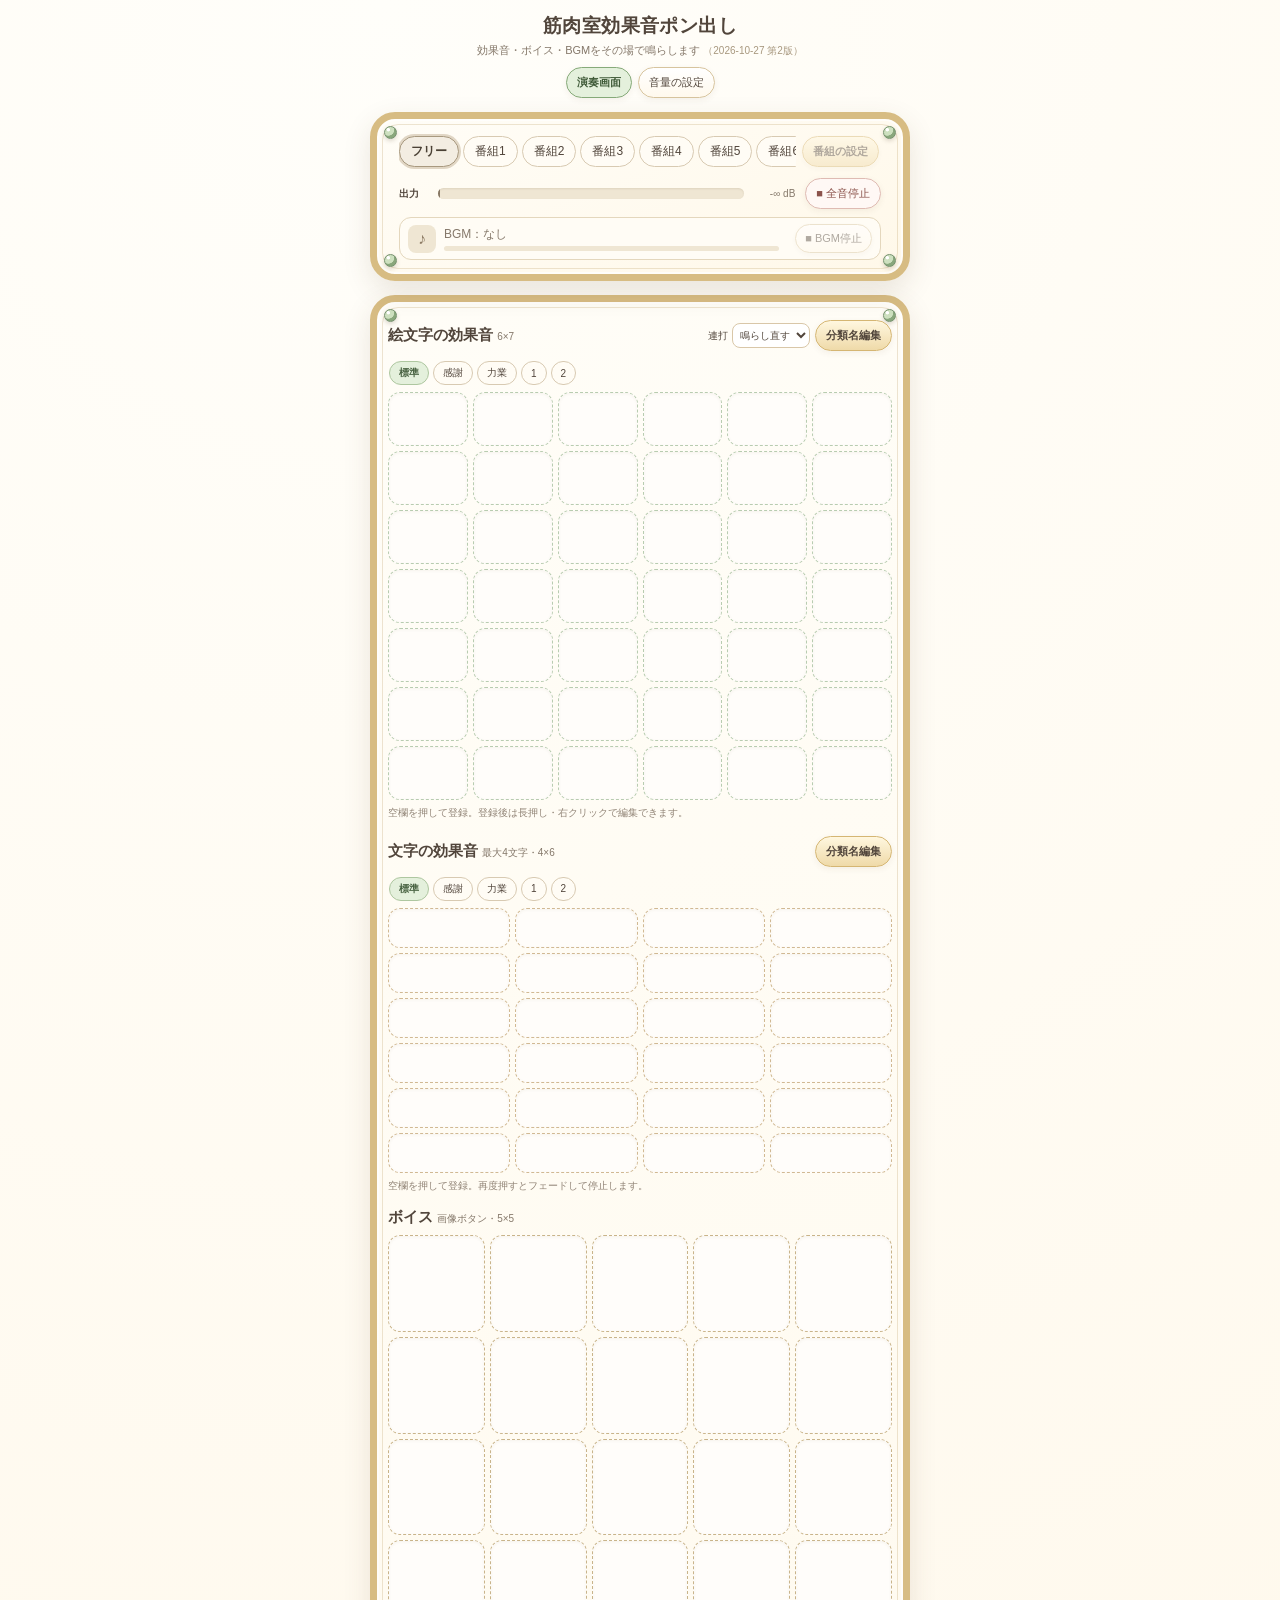
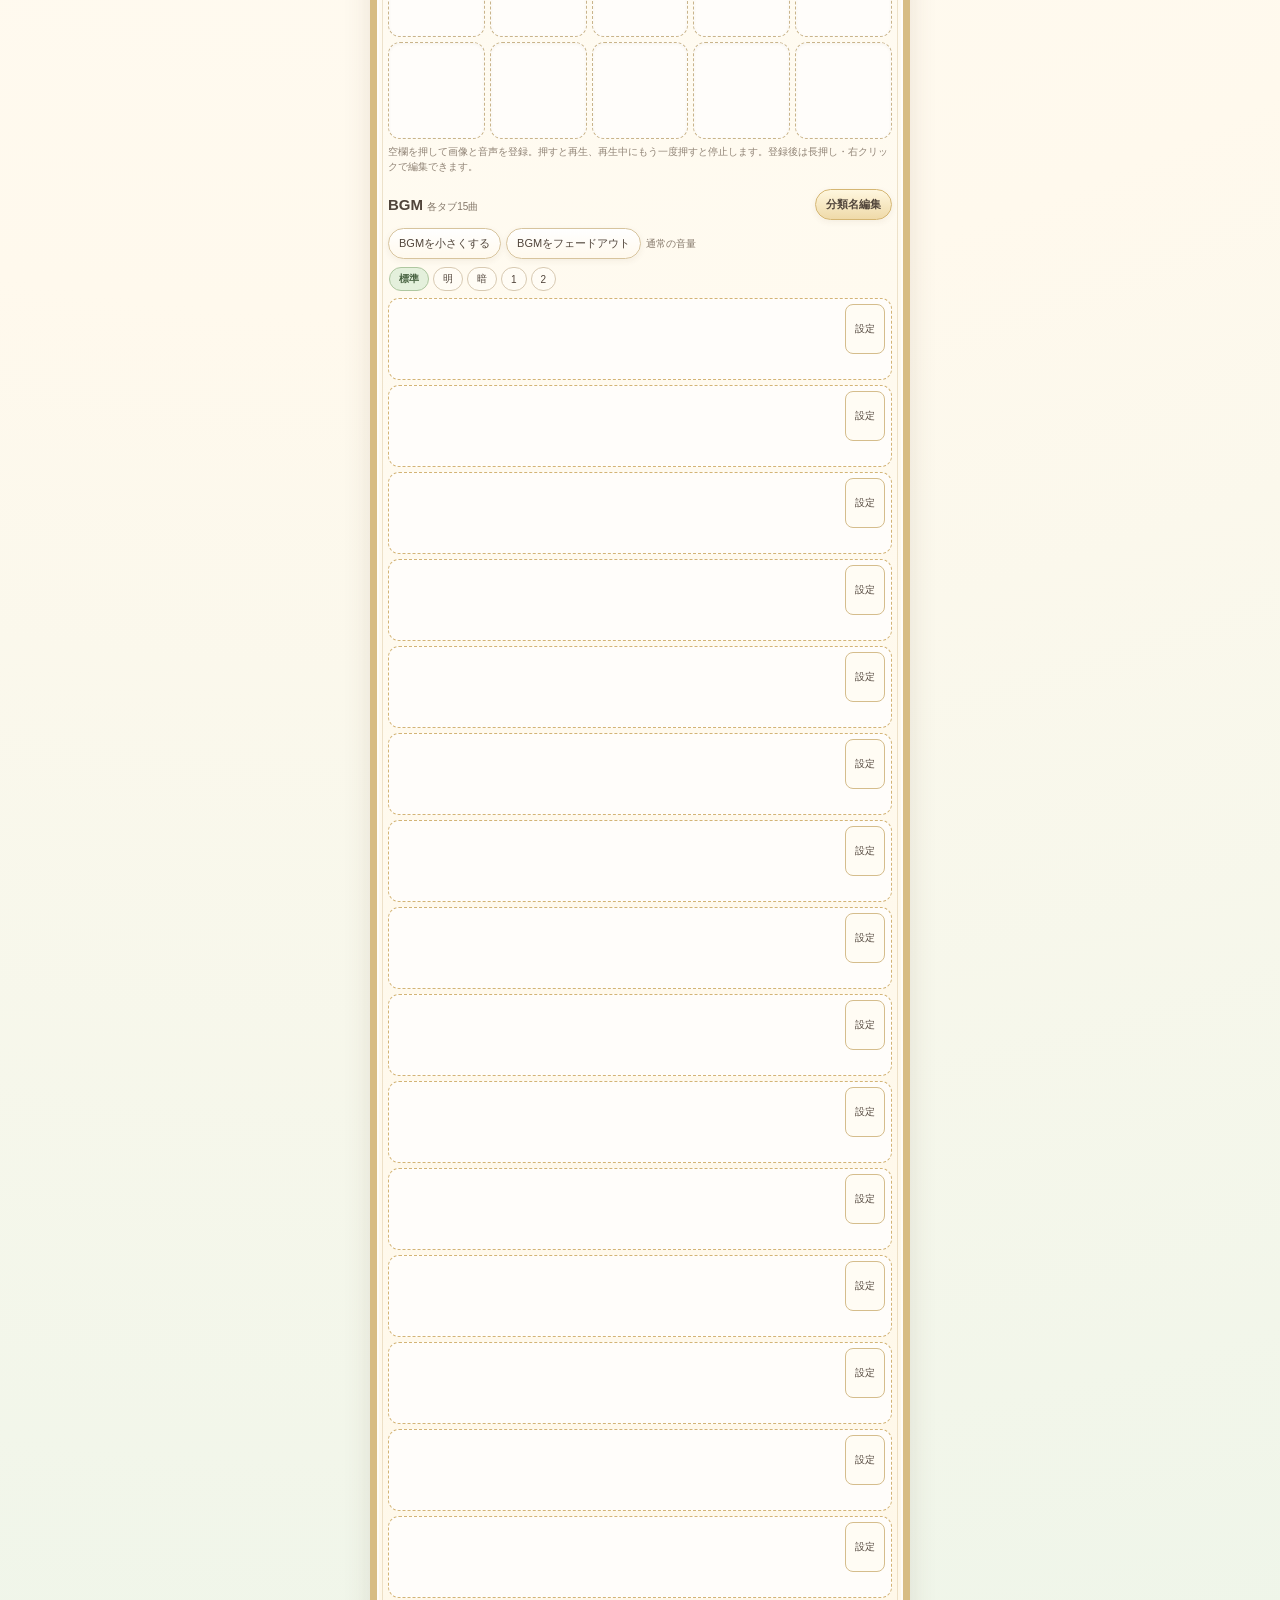
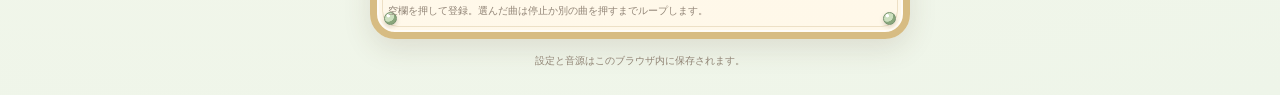
<file: Soundboard/index.html>
<!doctype html>
<html lang="ja">
<head>
<meta charset="utf-8">
<meta name="viewport" content="width=device-width,initial-scale=1,viewport-fit=cover">
<title>筋肉室効果音ポン出し</title>
<style>
:root{--ink:#51453b;--muted:#85786a;--leaf:#78946d;--leaf-pale:#e9f2e4;--gold:#c9a263;--cream:#fffdf7;--line:#dfcfaf;--rec:#c8463b;--rec-pale:#fbe7e2;--warn:#d39a3a;--shadow:0 10px 28px #59412820}
[hidden]{display:none!important}*{box-sizing:border-box}html{background:#f8f7ef;overflow-x:hidden;touch-action:manipulation;-webkit-text-size-adjust:100%}button,input,select,label,a{touch-action:manipulation}body{margin:0;color:var(--ink);font-family:-apple-system,BlinkMacSystemFont,"Hiragino Sans","Yu Gothic",sans-serif;background:radial-gradient(circle at 30% 0%,#fffefa,#fff9ed 56%,#eef5e9);min-height:100vh}button,input,select{font:inherit;color:inherit}button{cursor:pointer}button:disabled{cursor:default;opacity:.45}button:focus-visible,input:focus-visible,select:focus-visible{outline:3px solid #87aa7b;outline-offset:2px}
.app{width:min(100%,560px);margin:0 auto;padding:13px 10px 26px;display:grid;grid-template-columns:minmax(0,1fr);gap:14px}
.app>*,.content{min-width:0}
.top{text-align:center}.top h1{margin:0;font-size:19px;letter-spacing:.02em}.top p{margin:4px 0 9px;color:var(--muted);font-size:11px}
.ver{color:#a8987f;font-size:10px}
.pill,.btn{border:1px solid #d7c49e;border-radius:999px;padding:7px 10px;background:linear-gradient(#fff,#fff9ed);box-shadow:0 2px 6px #60452512;font-size:11px;white-space:nowrap}.danger{color:#8b524b;border-color:#dfbbb3;background:#fff8f5}.primary{border-color:#adc39f;background:linear-gradient(#f1f8ed,#dcebd4);font-weight:700}.gold{border-color:#d5b673;background:linear-gradient(#fff7df,#efdaa9);font-weight:700}
.btn.armed{background:var(--rec);border-color:var(--rec);color:#fff;font-weight:700}
.shell{position:relative;border:7px solid #d7bc83;border-radius:25px;padding:14px 11px 13px;background:linear-gradient(160deg,#fffdf7,#fff8e9);box-shadow:var(--shadow),inset 0 0 0 2px #ffffffa8}.shell:before{content:"";position:absolute;inset:5px;border:1px solid #ae874638;border-radius:16px;pointer-events:none}.bolt{position:absolute;width:13px;height:13px;border:1px solid #75916d;border-radius:50%;background:radial-gradient(circle at 30% 25%,#fff 0 12%,#cde0bf 18% 50%,#89a77c 55%);box-shadow:0 2px 4px #5b452c33}.bolt.a{top:7px;left:7px}.bolt.b{top:7px;right:7px}.bolt.c{bottom:7px;left:7px}.bolt.d{bottom:7px;right:7px}.content{position:relative;z-index:1}
.section{margin-top:15px}.section:first-child{margin-top:4px}.section-title{display:flex;align-items:center;justify-content:space-between;gap:7px;margin-bottom:8px;flex-wrap:wrap}.section-title h2{font-size:15px;margin:0}.section-title span{font-size:10px;color:var(--muted);font-weight:400}.section-title .btn{flex-shrink:0}
.chip{border:1px solid #d8cab2;border-radius:999px;padding:4px 9px;background:#fffcf5;white-space:nowrap;font-size:10px}.chip.active{background:#e4f0dc;border-color:#aec7a0;color:#496342;font-weight:700}
.bgm-tabs{display:flex;gap:4px;overflow-x:auto;padding:2px 1px 7px;scrollbar-width:thin}
.emoji-grid{display:grid;grid-template-columns:repeat(6,minmax(0,1fr));gap:5px;grid-auto-rows:54px;align-content:start}
.emoji-pad{position:relative;min-width:0;height:54px;border:1px solid #b8ccb0;border-radius:12px;background:linear-gradient(150deg,#fff,#edf5e9);box-shadow:0 3px 6px #4c653b14;display:grid;place-items:center;font-size:25px;user-select:none;-webkit-user-select:none}.emoji-pad.loaded{background:linear-gradient(150deg,#fffdf7,#e9f2e3);border-color:#a5bd98}
.emoji-pad.playing,.text-pad.playing{border-color:#6b9b63;box-shadow:0 0 0 2px #a5d29099,0 3px 9px #395b2d20}.emoji-pad:active,.text-pad:active{transform:scale(.96)}
.emoji-pad .shortcut,.text-pad .shortcut{position:absolute;bottom:2px;right:3px;color:#907f6c;font-size:8px}
.text-grid{display:grid;grid-template-columns:repeat(4,minmax(0,1fr));gap:5px;min-height:130px;align-content:start}.text-pad{position:relative;min-width:0;height:40px;padding:3px 5px;border:1px solid #d1b993;border-radius:12px;background:linear-gradient(#fffdf8,#f5ead2);box-shadow:0 3px 7px #74512516;font-size:12px;font-weight:700;white-space:nowrap;overflow:hidden;text-overflow:ellipsis;user-select:none;-webkit-user-select:none}.text-pad.loaded{border-color:#c3a365}
.emoji-pad:not(.loaded),.text-pad:not(.loaded){background:#fffdfa;border-style:dashed;box-shadow:inset 0 1px 3px #735b3510}
.section-help{margin:6px 0 0;color:#918476;font-size:10px;line-height:1.45}
.voice-grid{display:grid;grid-template-columns:repeat(5,minmax(0,1fr));gap:5px}
.voice-pad{position:relative;aspect-ratio:1;min-width:0;max-width:100%;padding:0;border:1px solid #c9b48a;border-radius:12px;background:#fffaf0 center/cover no-repeat;box-shadow:0 3px 7px #74512516;overflow:hidden;user-select:none;-webkit-user-select:none}
.voice-pad:not(.loaded){border-style:dashed;background-color:#fffdfa;box-shadow:inset 0 1px 3px #735b3510}
.voice-pad .vp-name{position:absolute;left:0;right:0;bottom:0;padding:1px 3px;font-size:10px;font-weight:700;line-height:1.35;color:#fff;background:#3b2f24b3;white-space:nowrap;overflow:hidden;text-overflow:ellipsis}
.voice-pad .vp-noimg{font-size:12px;font-weight:800;color:#6b5320;padding:2px;display:grid;place-items:center;height:100%;text-align:center;line-height:1.2;word-break:break-all}
.voice-pad.playing{border-color:#6b9b63;box-shadow:0 0 0 3px #a5d290cc}
.voice-pad.playing::after{content:"■";position:absolute;top:3px;right:4px;font-size:10px;color:#fff;background:#5d8a53;border-radius:5px;padding:0 4px}
.voice-pad:active{transform:scale(.96)}
.voice-pad .shortcut{position:absolute;top:2px;left:4px;color:#fff;text-shadow:0 0 3px #000;font-size:9px}
.bgm-list{display:grid;gap:5px}.bgm-card{border:1px solid #d3b476;border-radius:11px;padding:5px 6px;background:linear-gradient(120deg,#fff9e9,#f3e5c4 55%,#faf5e8);box-shadow:0 2px 5px #73512612}.bgm-card.active{border-color:#6b9b63;box-shadow:0 0 0 2px #a5d290aa;background:linear-gradient(120deg,#f9fff4,#e7f2df)}
.bgm-row{display:grid;grid-template-columns:minmax(0,1fr) auto;gap:4px;align-items:stretch}.bgm-play{width:100%;min-height:50px;border:0;border-radius:8px;background:#fffaf0c9;display:flex;align-items:center;gap:10px;text-align:left;padding:6px 8px}.bgm-icon{width:38px;height:38px;flex:none;display:grid;place-items:center;border:1px solid #c4a267;border-radius:10px;background:#f1d9a2;color:#665031;font-size:16px}.bgm-card.active .bgm-icon{background:#c4deb8;border-color:#82a276}.bgm-name{font-size:13px;font-weight:800;overflow:hidden;text-overflow:ellipsis;white-space:nowrap}
.bgm-edit{border:1px solid #d5bd8c;border-radius:8px;background:#fffcf4;padding:0 9px;font-size:10px}
.bgm-bottom{display:flex;align-items:center;gap:6px;margin:2px 5px 0;font-size:10px;height:18px}.bgm-bottom input{flex:1;min-width:50px;accent-color:#a98048}.bgm-bottom output{min-width:30px;text-align:right;font-variant-numeric:tabular-nums}
.bgm-card.unset{border-style:dashed;background:#fffdfa;box-shadow:none}.bgm-card.unset .bgm-play{background:transparent}.bgm-card.unset .bgm-bottom{visibility:hidden}.bgm-card.unset .bgm-icon{visibility:hidden;width:0;border:0}
.bgm-actions{display:flex;flex-wrap:wrap;align-items:center;gap:5px;margin-bottom:6px}
.bgm-low-state{font-size:10px;color:var(--muted)}
#bgmLowBtn.on{border-color:#86aa79;background:linear-gradient(#f1f8ed,#d6e8cc)}
.prog-bgm{margin-bottom:8px}.prog-bgm .bgm-card{border-width:2px;border-color:#c9a263}.prog-bgm .prog-bgm-label{font-size:10px;color:#8a6a33;font-weight:700;margin:0 0 3px 4px}.prog-bgm .empty{padding:9px}
.empty{padding:15px 9px;text-align:center;color:#938675;border:1px dashed #d9cbaa;border-radius:12px;font-size:11px;line-height:1.6}
/* ---- 上部の操作欄 ---- */
.topbar{padding:10px}
.topbar-in{display:grid;grid-template-columns:minmax(0,1fr);gap:8px;padding:4px 12px}.topbar-in>*{min-width:0}
@media(min-height:700px){.topbar{position:sticky;top:env(safe-area-inset-top,0px);z-index:5}}
.prog-row{display:flex;gap:6px;align-items:center;padding-right:2px}
.prog-chips{display:flex;flex-wrap:nowrap;gap:4px;flex:1;min-width:0;padding:3px 2px;overflow-x:auto;-webkit-overflow-scrolling:touch;overscroll-behavior-x:contain;scroll-snap-type:x proximity;scrollbar-width:none}.prog-chips::-webkit-scrollbar{display:none}
.prog-chip{flex:none;scroll-snap-align:start;border:1px solid #d8cab2;border-radius:999px;padding:6px 11px;background:#fffcf5;white-space:nowrap;font-size:12px}
.prog-chip.active{background:#e4f0dc;border-color:#86aa79;color:#3f5a38;font-weight:800;box-shadow:0 0 0 2px #a5d29066}
.prog-chip.free{border-style:dashed;color:#6d6252}.prog-chip.free.active{background:#f3ede2;border-style:solid;border-color:#a8997f;color:#4a4034;box-shadow:0 0 0 2px #cdbfa699}
.prog-chip.c-snow{background:#e6f3fb;border-color:#a9cfe6;color:#2f566e}.prog-chip.c-leaf{background:#e8f3e1;border-color:#a9c99b;color:#3f5a38}.prog-chip.c-honey{background:#fcf3d3;border-color:#e1c578;color:#6b5320}
.prog-chip.c-snow.active{background:#cfe8f7;border-color:#6aa9cf;box-shadow:0 0 0 2px #8ec3e399;color:#1f4660}.prog-chip.c-leaf.active{background:#d6ebcb;border-color:#79a56a;box-shadow:0 0 0 2px #a5d29099;color:#2f4a29}.prog-chip.c-honey.active{background:#f8e7ad;border-color:#cfa53e;box-shadow:0 0 0 2px #e6c87099;color:#5a4214}
.prog-colors{display:flex;flex-wrap:wrap;gap:6px}.prog-colors label{display:flex;align-items:center;gap:5px;border:1px solid #d7c9ac;border-radius:999px;padding:6px 12px;font-size:12px;font-weight:400!important;background:#fff;cursor:pointer}.prog-colors input{width:auto!important;margin:0}
.prog-colors label.c-snow,.prog-colors label.c-leaf,.prog-colors label.c-honey{font-size:18px;padding:3px 9px;gap:4px}.prog-colors label.c-snow{background:#e6f3fb;border-color:#a9cfe6}.prog-colors label.c-leaf{background:#e8f3e1;border-color:#a9c99b}.prog-colors label.c-honey{background:#fcf3d3;border-color:#e1c578}
.out-row{display:grid;grid-template-columns:minmax(0,1fr) auto;gap:10px;align-items:center}
.meter-row{display:grid;grid-template-columns:34px minmax(0,1fr) 46px;gap:5px;align-items:center;font-size:10px;font-weight:700}
.meter{position:relative;height:11px;border-radius:6px;background:#efe6d3;overflow:hidden;box-shadow:inset 0 1px 2px #6d55301f}
.meter i{position:absolute;inset:0;background:linear-gradient(90deg,#8db37d 0 75%,#d9b55c 75% 90%,#d0614f 90%);clip-path:inset(0 100% 0 0)}
.meter b{position:absolute;top:0;bottom:0;width:2px;background:#5d4b38;left:0;opacity:.7}
.meter-row output{font-variant-numeric:tabular-nums;font-weight:400;text-align:right;font-size:10px;color:var(--muted)}.meter-row output.clip{color:var(--rec);font-weight:800}
.bgm-now{display:grid;grid-template-columns:auto minmax(0,1fr) auto auto;gap:8px;align-items:center;border:1px solid #e4d7bd;border-radius:12px;padding:6px 8px;background:#fffcf5}
.bgm-now-icon{width:28px;height:28px;border-radius:8px;display:grid;place-items:center;background:#efe6d3;color:#8b7a63;font-weight:700}
.bgm-now-main,.mini-bgm-name{cursor:pointer;min-width:0}.bgm-now-main:hover .bgm-now-name,.mini-bgm-name:hover{text-decoration:underline}
.bgm-now-name{font-size:12px;font-weight:800;white-space:nowrap;overflow:hidden;text-overflow:ellipsis}
.bgm-now-track{height:5px;border-radius:3px;background:#efe6d3;overflow:hidden;margin-top:3px}.bgm-now-track i{display:block;height:100%;width:0;background:var(--leaf)}
.bgm-now-time{font-size:10.5px;color:var(--muted);font-variant-numeric:tabular-nums}
.bgm-now .btn{padding:6px 9px}
.bgm-now[data-state="idle"] .bgm-now-name{color:var(--muted);font-weight:400}
.bgm-now[data-state="playing"]{border-color:#9dbb8f;background:#f2f8ee}.bgm-now[data-state="playing"] .bgm-now-icon{background:var(--leaf);color:#fff;animation:pulse 1.6s ease-in-out infinite}
.bgm-now[data-state="low"]{border-color:#d8b56f;background:#fff7e6}.bgm-now[data-state="low"] .bgm-now-icon{background:#d9b55c;color:#fff}.bgm-now[data-state="low"] .bgm-now-track i{background:#d9b55c}
.bgm-now[data-state="loading"] .bgm-now-icon{animation:pulse .8s ease-in-out infinite}
.bgm-now[data-state="fading"]{border-color:#d8b56f}
.bgm-now[data-state="error"]{border-color:#e2b0a7;background:var(--rec-pale)}.bgm-now[data-state="error"] .bgm-now-name{color:#93362d;white-space:normal}.bgm-now[data-state="error"] .bgm-now-icon{background:var(--rec);color:#fff}
@keyframes pulse{50%{opacity:.45}}@media(prefers-reduced-motion:reduce){.bgm-now-icon{animation:none!important}}
/* ---- スクロール中の小さな操作欄 ---- */
.minibar{position:fixed;left:0;right:0;top:0;z-index:6;padding:calc(env(safe-area-inset-top,0px) + 6px) 10px 6px;background:#fffbf1f5;border-bottom:2px solid #d7bc83;box-shadow:0 6px 16px #5941281f;-webkit-backdrop-filter:blur(6px);backdrop-filter:blur(6px)}
.minibar-in{width:min(100%,540px);margin:0 auto;display:grid;grid-template-columns:minmax(0,1fr) auto;gap:6px;align-items:center}
.mbtn{min-width:0;height:30px;border:1px solid #d7c49e;border-radius:10px;background:linear-gradient(#fff,#fff6e6);font-size:11px;font-weight:800;padding:0 8px;white-space:nowrap}
.mbtn.danger{color:#8b524b;border-color:#dfbbb3;background:#fff8f5}
.mini-bgm{display:flex;align-items:center;gap:6px;font-size:11.5px;border:1px solid #e4d7bd;border-radius:9px;padding:3px 3px 3px 8px;background:#fffcf5;min-width:0}
.mini-bgm-name{flex:1;white-space:nowrap;overflow:hidden;text-overflow:ellipsis;font-weight:700}
.mini-bgm[data-state="playing"]{border-color:#9dbb8f;background:#f2f8ee}.mini-bgm[data-state="low"]{border-color:#d8b56f;background:#fff7e6}.mini-bgm[data-state="error"]{border-color:#e2b0a7;background:var(--rec-pale);color:#93362d}
/* ---- 設定画面 ---- */
.desk{display:grid;gap:12px;grid-template-columns:minmax(0,1fr)}.content.desk{padding:6px 6px 2px}
.panel{border:1px solid #e4d7bd;border-radius:15px;background:#fffef9;padding:9px 10px;display:grid;gap:7px}
.panel h3{margin:0;font-size:12px;display:flex;justify-content:space-between;align-items:center;gap:6px;flex-wrap:wrap}.panel h3 span{font-weight:400;color:var(--muted);font-size:10px}
.volume-row{display:grid;grid-template-columns:78px minmax(0,1fr) 46px;gap:7px;align-items:center;font-size:11px;font-weight:700}.volume-row input{width:100%;accent-color:#809d73}.volume-row output{font-variant-numeric:tabular-nums;color:#5b7952;text-align:right;font-weight:400}
.db-steps{display:grid;grid-template-columns:repeat(3,minmax(0,1fr));gap:4px}.db-steps .btn{padding:6px 2px;font-size:10.5px;white-space:normal}
.try-row{display:flex;flex-wrap:wrap;gap:5px}.try-row .btn{white-space:normal}
.opts{display:flex;flex-wrap:wrap;gap:5px 12px;font-size:11px}.opts label{display:inline-flex;align-items:center;gap:4px}.opts input{accent-color:#809d73}
.note{margin:0;font-size:10px;color:#918476;line-height:1.5}
.duck-state{font-size:10px;color:var(--muted);font-weight:400}.duck-state.on{color:#5b7952;font-weight:700}
.end-row{display:flex;flex-wrap:wrap;gap:5px;align-items:center}.end-row select{border:1px solid #d9c7a8;border-radius:8px;padding:5px;background:#fff;font-size:11px}.end-row label{font-size:11px;font-weight:700}
.storage{font-size:10px;color:var(--muted)}
.emoji-head-controls{display:flex;align-items:center;gap:5px}.emoji-mode{display:flex;align-items:center;gap:4px;font-size:10px;white-space:nowrap}.emoji-mode select{min-width:0;max-width:100px;border:1px solid #d9c7a8;border-radius:8px;background:#fff;padding:5px 3px;font-size:10px}
.pagenav{display:flex;justify-content:center;gap:6px;margin-top:8px}.pagenav .pill.on{background:#e4f0dc;border-color:#86aa79;color:#3f5a38;font-weight:800}
body[data-page="settings"] #boardShell{display:none}
body:not([data-page="settings"]) #settingsShell{display:none}
.footer{text-align:center;color:#928677;font-size:10px;line-height:1.6;margin:0 5px}
/* ---- 小窓 ---- */
.modal-back{position:fixed;inset:0;background:#2d281fba;display:none;align-items:center;justify-content:center;padding:13px;z-index:10}.modal-back.open{display:flex}.modal{width:min(420px,100%);max-height:90vh;overflow-y:auto;border:6px solid #d6ba81;border-radius:22px;background:linear-gradient(#fffefa,#fff8e9);padding:17px;box-shadow:0 20px 50px #211a0e77}.modal h2{font-size:18px;margin:0 0 12px}.field{display:grid;gap:6px;margin:11px 0}.field label{font-size:12px;font-weight:700}.field input,.field select{width:100%;border:1px solid #d7c9ac;border-radius:10px;background:white;padding:9px}.field input[type=range]{padding:0;accent-color:#86a477}.field input[type=file]{padding:6px}.field small{color:#897c6b;font-size:10px;line-height:1.4}.filebox{background:#fffdf7;border:1px dashed #cfbb91;border-radius:10px;padding:8px}.modal-actions{display:flex;justify-content:space-between;gap:7px;align-items:center;margin-top:14px;flex-wrap:wrap}.modal-actions .btn{font-size:12px}.actions-right{display:flex;gap:6px}.move-row{display:flex;gap:7px}.move-row button{flex:1}
.category-list{display:grid;gap:7px}.category-line{display:grid;grid-template-columns:minmax(0,1fr) 40px 40px;gap:5px}.category-line input{width:100%;min-width:0;border:1px solid #d7c9ac;border-radius:9px;background:#fff;padding:8px}.category-line .tab-move{width:40px;padding:6px 0;font-size:14px;border-radius:9px}.category-note{font-size:10px;color:#897c6b;line-height:1.5}
.category-line.moved input{animation:rowflash .7s ease-out}@keyframes rowflash{0%{background:#dcefd2;border-color:#86aa79}100%{background:#fff}}
.confirm-back{z-index:15}.confirm-text{margin:0;font-size:13px;line-height:1.7;white-space:pre-line}#confirmYes{font-weight:700}
.notice{position:fixed;z-index:20;bottom:14px;left:50%;width:max-content;max-width:92vw;transform:translate(-50%,15px);opacity:0;transition:.2s;background:#51483b;color:white;border-radius:999px;padding:9px 14px;box-shadow:var(--shadow);font-size:11px;pointer-events:none}.notice.show{opacity:1;transform:translate(-50%,0)}
@media(pointer:coarse){input:not([type=range]):not([type=checkbox]):not([type=radio]):not([type=file]),select,textarea{font-size:16px!important}}
@media(max-width:480px){.section-help,.note,.category-note{font-size:11.5px;line-height:1.55}.chip{font-size:11.5px;padding:5px 10px}.bgm-tabs{gap:5px}}
@media(max-width:420px){.db-steps{grid-template-columns:repeat(2,minmax(0,1fr))}.bgm-now{grid-template-columns:auto minmax(0,1fr) auto}.bgm-now-time{display:none}.prog-row #progEdit{flex:none;padding:7px 9px}}
@media(max-width:390px){.emoji-head-controls{gap:3px}.emoji-mode select{max-width:86px}.section-title h2{font-size:13px}}
@media(max-width:360px){.app{padding-left:6px;padding-right:6px}.shell{padding-left:8px;padding-right:8px}.emoji-grid{gap:4px;grid-auto-rows:49px}.emoji-pad{height:49px;font-size:22px}.text-grid{gap:4px}.text-pad{font-size:11px;padding:2px}}
</style>
</head>
<body>
<div class="app">
<header class="top"><h1>筋肉室効果音ポン出し</h1><p>効果音・ボイス・BGMをその場で鳴らします <span class="ver">（2026-10-27 第2版）</span></p><nav class="pagenav"><button class="pill" type="button" data-goto="main" id="navMain">演奏画面</button><button class="pill" type="button" data-goto="settings" id="navSettings">音量の設定</button></nav></header>

<!-- 1. 上部の操作欄（画面上部に固定） -->
<section class="shell topbar" aria-label="操作"><i class="bolt a"></i><i class="bolt b"></i><i class="bolt c"></i><i class="bolt d"></i><div class="content topbar-in">
 <div class="prog-row"><div class="prog-chips" id="progChips" role="tablist" aria-label="番組"></div><button class="btn gold" type="button" id="progEdit">番組の設定</button></div>
 <div class="out-row"><div class="meter-row"><span>出力</span><div class="meter"><i id="outMeter"></i><b id="outPeak"></b></div><output id="outDb">-∞ dB</output></div><button class="pill danger" type="button" id="stopAll">■ 全音停止</button></div>
 <div class="bgm-now" id="bgmNow" data-state="idle"><span class="bgm-now-icon" aria-hidden="true">♪</span><div class="bgm-now-main" id="bgmNowMain" role="button" tabindex="0" title="押すとBGM欄へ移動"><div class="bgm-now-name" id="bgmNowName">BGM：なし</div><div class="bgm-now-track"><i id="bgmNowBar"></i></div></div><span class="bgm-now-time" id="bgmNowTime"></span><button class="btn" type="button" id="bgmNowStop" disabled>■ BGM停止</button></div>
</div></section>

<div class="minibar" id="miniBar" hidden><div class="minibar-in">
 <div class="mini-bgm" id="miniBgm" data-state="idle"><span class="mini-bgm-name" id="miniBgmName" role="button" tabindex="0" title="押すとBGM欄へ移動">BGM：なし</span><button class="mbtn" type="button" id="miniBgmBtn">■ BGM停止</button></div>
 <button class="mbtn danger" type="button" id="miniStopAll">■ 全音停止</button>
</div></div>

<!-- 2. 効果音・ボイス・BGM -->
<main class="shell" id="boardShell"><i class="bolt a"></i><i class="bolt b"></i><i class="bolt c"></i><i class="bolt d"></i><div class="content">
<section class="section"><div class="section-title"><h2>絵文字の効果音 <span>6×7</span></h2><div class="emoji-head-controls"><label class="emoji-mode" for="playMode">連打 <select id="playMode"><option value="restart">鳴らし直す</option><option value="overlap">重ねる</option></select></label><button class="btn gold" type="button" id="editEmojiTabs">分類名編集</button></div></div><div class="bgm-tabs" id="emojiTabs"></div><div class="emoji-grid" id="emojiGrid"></div><p class="section-help">空欄を押して登録。登録後は長押し・右クリックで編集できます。</p></section>
<section class="section"><div class="section-title"><h2>文字の効果音 <span>最大4文字・4×6</span></h2><button class="btn gold" type="button" id="editTextTabs">分類名編集</button></div><div class="bgm-tabs" id="textTabs"></div><div class="text-grid" id="textGrid"></div><p class="section-help">空欄を押して登録。再度押すとフェードして停止します。</p></section>
<section class="section"><div class="section-title"><h2>ボイス <span>画像ボタン・5×5</span></h2></div><div class="voice-grid" id="voiceGrid"></div><p class="section-help">空欄を押して画像と音声を登録。押すと再生、再生中にもう一度押すと停止します。登録後は長押し・右クリックで編集できます。</p></section>
<section class="section" id="bgmSection"><div class="section-title"><h2>BGM <span>各タブ15曲</span></h2><button class="btn gold" type="button" id="editBgmTabs">分類名編集</button></div><div class="prog-bgm" id="progBgm"></div><div class="bgm-actions"><button class="btn" type="button" id="bgmLowBtn">BGMを小さくする</button><button class="btn" type="button" id="bgmFadeBtn">BGMをフェードアウト</button><span class="bgm-low-state" id="bgmLowState">通常の音量</span></div><div class="bgm-tabs" id="bgmTabs"></div><div class="bgm-list" id="bgmList"></div><p class="section-help">空欄を押して登録。選んだ曲は停止か別の曲を押すまでループします。</p></section>
</div></main>

<!-- 3. 設定（音量など） -->
<section class="shell" id="settingsShell"><i class="bolt a"></i><i class="bolt b"></i><i class="bolt c"></i><i class="bolt d"></i><div class="content desk">
 <div class="section-title" style="margin:0"><h2>音量の設定</h2><button class="btn primary" type="button" data-goto="main">← 演奏画面に戻る</button></div>

 <section class="panel" aria-labelledby="mixTitle">
  <h3 id="mixTitle">音量 <span>効果音・BGM・ボイスの釣り合い</span></h3>
  <div class="volume-row"><label for="seVolume">効果音</label><input id="seVolume" type="range" min="-60" max="0" step="0.5"><output id="seVal"></output></div>
  <div class="volume-row"><label for="bgmVolume">BGM</label><input id="bgmVolume" type="range" min="-60" max="0" step="0.5"><output id="bgmVal"></output></div>
  <div class="volume-row"><label for="voVolume">ボイス</label><input id="voVolume" type="range" min="-60" max="0" step="0.5"><output id="voVal"></output></div>
  <div class="db-steps"><button type="button" class="btn" data-db="se:-1">効果音 −1dB</button><button type="button" class="btn" data-db="se:1">効果音 ＋1dB</button><button type="button" class="btn" data-db="bgm:-1">BGM −1dB</button><button type="button" class="btn" data-db="bgm:1">BGM ＋1dB</button><button type="button" class="btn" data-db="vo:-1">ボイス −1dB</button><button type="button" class="btn" data-db="vo:1">ボイス ＋1dB</button></div>
  <div class="try-row"><button type="button" class="btn" id="trySe">効果音を試す</button><button type="button" class="btn" id="tryVo">ボイスを試す</button><button type="button" class="btn" id="tryBgm">BGMを試す／止める</button></div>
  <p class="note">効果音・BGM・ボイスはdB（デシベル）で調整します。0dBが音源そのままの大きさで、−6dBで約半分、−20dBで約10分の1、−40dBで約100分の1です。一番左（−60dB）は消音です。</p>
  <div class="opts"><label><input type="checkbox" id="previewFull">一番大きいものを0dBに持ち上げて鳴らす（効果音・BGM・ボイスの比率はそのまま）</label></div>
  <p class="note" id="previewInfo"></p>
  <div class="opts"><label><input type="checkbox" id="bgmLevel">BGMごとの音量差をそろえる（音の大きい曲は下げ、小さい曲は上げる）</label></div>
  <div class="volume-row"><label for="masterVolume">全体音量</label><input id="masterVolume" type="range" min="0" max="100"><output id="masterVal"></output></div>
  <div class="opts"><label><input type="checkbox" id="optLimiter">音割れ防止リミッター</label></div>
 </section>

 <section class="panel" aria-labelledby="endTitle">
  <h3 id="endTitle">BGMの締め</h3>
  <div class="volume-row"><label for="bgmLowLevel">小さくした時</label><input id="bgmLowLevel" type="range" min="5" max="80"><output id="bgmLowVal"></output></div>
  <div class="end-row"><label for="fadeSec">フェードアウトの長さ</label><select id="fadeSec"><option value="2">2秒</option><option value="3">3秒</option><option value="5">5秒</option><option value="8">8秒</option><option value="12">12秒</option></select></div>
  <p class="note">BGM欄の「BGMを小さくする」は約2秒かけて下げ、もう一度押すと元の音量へ戻します。</p>
 </section>

 <section class="panel" aria-labelledby="duckTitle">
  <h3 id="duckTitle"><label style="display:inline-flex;gap:5px;align-items:center"><input type="checkbox" id="duckOn" style="accent-color:#809d73">ボイスを鳴らすとBGMを下げる</label><span class="duck-state" id="duckState">待機</span></h3>
  <div class="volume-row"><label for="duckDepth">下げ幅</label><input id="duckDepth" type="range" min="3" max="30"><output id="duckDepthVal"></output></div>
  <p class="note">ボイスが鳴っている間はBGMが下がり、鳴り終えて約0.5秒で戻ります。</p>
 </section>

 <section class="panel" aria-labelledby="fileTitle">
  <h3 id="fileTitle">設定ファイル <span class="storage" id="storageInfo"></span></h3>
  <div class="end-row"><button class="btn" type="button" id="exportBtn">設定を書き出す</button><button class="btn" type="button" id="importBtn">設定を読み込む</button></div>
  <p class="note">効果音・ボイス・BGMを1つのファイルにまとめます。筋肉室ラジオ収録と同じファイルで、どちらで書き出しても、もう一方で読み込めます。ラジオ収録の動画用サムネイルも、この画面では使いませんが、そのまま保管して書き出しに含めます。以前の効果音ポン出しの設定ファイル（.json）も読み込めます。</p>
 </section>
</div></section>
<p class="footer">設定と音源はこのブラウザ内に保存されます。</p>
</div>

<div class="modal-back" id="progModal"><form class="modal" id="progForm"><h2>番組の設定</h2>
 <div class="field"><label for="progName">番組名</label><input id="progName" maxlength="30" required></div>
 <div class="field"><span style="font-size:12px;font-weight:700">ボタンの色</span><div class="prog-colors" id="progColors"><label><input type="radio" name="progColor" value="">指定なし</label><label class="c-snow" title="淡い水色"><input type="radio" name="progColor" value="snow" aria-label="淡い水色">❄️</label><label class="c-leaf" title="淡い緑色"><input type="radio" name="progColor" value="leaf" aria-label="淡い緑色">🌿</label><label class="c-honey" title="淡い黄色"><input type="radio" name="progColor" value="honey" aria-label="淡い黄色">🍯</label></div></div>
 <div class="field"><label for="progBgmSel">初期BGM</label><select id="progBgmSel"></select><small>BGM欄に登録した曲から選びます。BGM欄の一番上と、上部の操作欄に表示されます。</small></div>
 <div class="field"><label>番組の並び順</label><div class="move-row"><button type="button" class="btn" id="progMovePrev">← 前へ</button><button type="button" class="btn" id="progMoveNext">次へ →</button></div></div>
 <div class="modal-actions"><span></span><div class="actions-right"><button type="button" class="btn" data-close="progModal">キャンセル</button><button type="submit" class="btn primary">保存</button></div></div></form></div>
<div class="modal-back" id="soundModal"><form class="modal" id="soundForm"><h2 id="soundHeading">効果音の編集</h2><input type="hidden" id="soundId"><input type="hidden" id="soundType"><div class="field"><label for="labelInput" id="labelCaption">ボタン名</label><input id="labelInput" required><small id="labelHelp"></small></div><div class="field" id="imageField" hidden><label for="imageFile">ボタンの画像</label><div class="filebox"><input id="imageFile" type="file" accept="image/*"><small id="currentImage"></small></div></div><div class="field"><label for="soundFile">音源ファイル</label><div class="filebox"><input id="soundFile" type="file" accept="audio/*,.mp3,.wav,.ogg,.m4a,.aac,.flac"><small id="currentSoundFile"></small></div></div><div class="field"><label for="soundVol"><span id="soundVolCaption">この効果音の音量：</span><span id="soundVolVal"></span></label><input id="soundVol" type="range" min="0" max="100"></div><div class="field"><label for="shortcutInput">ショートカット</label><input id="shortcutInput" readonly placeholder="ここを選んでキーを押す"><small>Escキーで解除。文字入力中はショートカットが作動しません。</small></div><div class="field"><label>並び順</label><div class="move-row"><button type="button" class="btn" id="movePrev">← 前へ</button><button type="button" class="btn" id="moveNext">次へ →</button></div></div><div class="modal-actions"><button type="button" class="btn danger" id="deleteSound">削除</button><div class="actions-right"><button type="button" class="btn" data-close="soundModal">キャンセル</button><button type="submit" class="btn primary">保存</button></div></div></form></div>
<div class="modal-back" id="bgmModal"><form class="modal" id="bgmForm"><h2 id="bgmHeading">BGMの設定</h2><input type="hidden" id="bgmId"><div class="field"><label for="bgmNameInput">表示名</label><input id="bgmNameInput" maxlength="80" required placeholder="例：筋肉室の午後"></div><div class="field"><label for="bgmFile">音源ファイル</label><div class="filebox"><input id="bgmFile" type="file" accept="audio/*,.mp3,.wav,.ogg,.m4a,.aac,.flac"><small id="currentBgmFile"></small></div></div><div class="field"><label for="bgmVolModal">この曲の音量：<span id="bgmVolModalVal"></span></label><input id="bgmVolModal" type="range" min="0" max="100"></div><div class="field"><label>並び順</label><div class="move-row"><button type="button" class="btn" id="bgmMovePrev">← 前へ</button><button type="button" class="btn" id="bgmMoveNext">次へ →</button></div></div><div class="modal-actions"><button type="button" class="btn danger" id="resetBgm">選択リセット</button><div class="actions-right"><button type="button" class="btn" data-close="bgmModal">キャンセル</button><button type="submit" class="btn gold">保存</button></div></div></form></div>
<div class="modal-back" id="emojiTabsModal"><form class="modal" id="emojiTabsForm"><h2>絵文字SEのタブの編集</h2><p class="category-note">5つのタブ名と並び順を編集できます。↑↓で順番を入れ替えると、タブの中身も一緒に移動します。</p><div class="category-list" id="emojiTabNames"></div><div class="modal-actions"><span></span><div class="actions-right"><button type="button" class="btn" data-close="emojiTabsModal">キャンセル</button><button type="submit" class="btn primary">保存</button></div></div></form></div>
<div class="modal-back" id="textTabsModal"><form class="modal" id="textTabsForm"><h2>文字SEのタブの編集</h2><p class="category-note">5つのタブ名と並び順を編集できます。↑↓で順番を入れ替えると、タブの中身も一緒に移動します。</p><div class="category-list" id="textTabNames"></div><div class="modal-actions"><span></span><div class="actions-right"><button type="button" class="btn" data-close="textTabsModal">キャンセル</button><button type="submit" class="btn primary">保存</button></div></div></form></div>
<div class="modal-back" id="bgmTabsModal"><form class="modal" id="bgmTabsForm"><h2>BGMのタブの編集</h2><p class="category-note">5つのタブ名と並び順を編集できます。↑↓で順番を入れ替えると、タブの中身も一緒に移動します。</p><div class="category-list" id="bgmTabNames"></div><div class="modal-actions"><span></span><div class="actions-right"><button type="button" class="btn" data-close="bgmTabsModal">キャンセル</button><button type="submit" class="btn primary">保存</button></div></div></form></div>
<div class="modal-back confirm-back" id="confirmModal"><div class="modal" role="alertdialog" aria-labelledby="confirmTitle" aria-describedby="confirmText"><h2 id="confirmTitle">確認</h2><p id="confirmText" class="confirm-text"></p><div class="modal-actions"><span></span><div class="actions-right"><button type="button" class="btn" id="confirmNo">キャンセル</button><button type="button" class="btn danger" id="confirmYes">削除する</button></div></div></div></div>
<input id="importFile" type="file" hidden><div class="notice" id="notice" role="status"></div>

<script>
'use strict';
/* ===================== 基本・保存 ===================== */
// 以前の効果音ポン出しと同じ保存場所（kinniku-soundboard-db）を使うので、同じアドレス（オリジン）で開けば登録済みの音源をそのまま引き継げる
const $=s=>document.querySelector(s), DB_NAME='kinniku-soundboard-db', STORE='assets';
const KEY='kinniku-soundboard-config-v3', LEGACY_KEYS=['kinniku-soundboard-config-v2','kinniku-soundboard-config-v1'];
const TABS=5,EMOJI_SLOTS=42,TEXT_SLOTS=24,BGM_SLOTS=15,VOICE_SLOTS=25,PROGRAMS=7;
const LEGACY_PRESET_LABELS=new Set(['👏','💖','😂','😢','💪','✨','🔔','✅','🌿','🦌','🍪','📚','🌟','🌸','📯','⭕','✖️','🎹','🫢','🪨','🪞','🥊','💥','🎉','📛取得','📛進化','長攻撃','吹雪','扉開け','扉閉じ','拍手','正解','退場']);
const BGM_TAB_DEFAULTS=['標準','明','暗','1','2'], TEXT_TAB_DEFAULTS=['標準','感謝','力業','1','2'], EMOJI_TAB_DEFAULTS=[...TEXT_TAB_DEFAULTS];
const LEGACY_EMOJI_TABS=['標準','感謝','力業','1','2','その他'];
const REC_DEFAULTS={limiter:true,duck:true,duckDepth:10,previewFull:true,bgmLevel:true,bgmLowLevel:35,fadeSec:3};
const PROG_COLORS={snow:1,leaf:1,honey:1};
const id=()=>globalThis.crypto?.randomUUID?.()||'s'+Date.now().toString(36)+Math.random().toString(36).slice(2);
const graphemes=s=>[...new Intl.Segmenter('ja',{granularity:'grapheme'}).segment(String(s))].map(x=>x.segment);
const esc=s=>String(s??'').replace(/[&<>"']/g,c=>({'&':'&amp;','<':'&lt;','>':'&gt;','"':'&quot;',"'":'&#39;'}[c]));
const sleep=ms=>new Promise(r=>setTimeout(r,ms));
const newSound=(type,label,order)=>({id:id(),type,label,category:'全て',volume:100,assetId:null,fileName:'',shortcut:'',configured:false,order});
const newBgm=(tabIndex,slotIndex)=>({id:id(),name:'',volume:100,assetId:null,fileName:'',tabIndex,slotIndex});
function defaultPrograms(){return Array.from({length:PROGRAMS},(_,i)=>({id:'prog'+(i+1),name:'番組'+(i+1),bgmId:null,color:''}))}
const defaults=()=>({version:7,categories:[],sounds:[],emojiTabs:[...EMOJI_TAB_DEFAULTS],textTabs:[...TEXT_TAB_DEFAULTS],bgmTabs:[...BGM_TAB_DEFAULTS],bgms:[],master:100,seVolume:100,bgmVolume:100,playMode:'restart',seDb:-18,bgmDb:-30,voDb:-6,rec:{...REC_DEFAULTS},programs:defaultPrograms(),currentProgram:-1});
const dbGain=db=>db<=-60?0:Math.pow(10,db/20);
const pctToDb=p=>p<=0?-60:Math.max(-60,Math.min(0,Math.round(20*Math.log10(p/100)*2)/2));
const fmtDb=db=>db<=-60?'消音':(db>0?'+':'')+(+db).toFixed(1)+'dB';
function fmtTime(sec){sec=Math.max(0,sec);const h=Math.floor(sec/3600),m=Math.floor(sec/60)%60,s=Math.floor(sec)%60,p=n=>String(n).padStart(2,'0');return (h?h+':'+p(m):p(m))+':'+p(s)}
let db,cfg,emojiTab=0,textTab=0,bgmTab=0,noticeTimer;
let ctx,seBus,voBus,bgmBus,bgmTrim,duckGain,programBus,boostGain,limiter,masterBus,outAnalyser,bgmLow=false;
let bgmPlaying=null,bgmSerial=0,bgmPendingId=null,bgmLoadingId=null,bgmError='',bgmFading=null;
const soundSerial=new Map(), pendingText=new Set(), active=new Set();

const finish=c=>ensureBgmSlots(ensureTextSlots(ensureEmojiSlots(ensureSlots(c))));
function normalize(raw){
 const base=defaults();if(!raw)return finish(base);
 base.rec={...REC_DEFAULTS,...(raw.rec&&typeof raw.rec==='object'?raw.rec:{})};
 if(Array.isArray(raw.programs)&&raw.programs.length){const defs=defaultPrograms(),used=new Set(raw.programs.map(x=>x&&x.id));const kept=raw.programs.slice(0,PROGRAMS).map((x,i)=>({...defs[i],...x}));for(const d of defs){if(kept.length>=PROGRAMS)break;if(!used.has(d.id))kept.push(d)}base.programs=kept}
 base.currentProgram=Number.isInteger(raw.currentProgram)&&raw.currentProgram>=-1&&raw.currentProgram<base.programs.length?raw.currentProgram:-1;
 if(Array.isArray(raw.sounds)&&raw.sounds.some(x=>x.emoji)&&!raw.sounds.some(x=>x.type)){
  base.sounds=raw.sounds.map((s,i)=>({...newSound('emoji',s.emoji||'🔔',i),...s,label:s.emoji||'🔔',type:'emoji',category:s.assetId?s.category||'全て':'全て',order:i}));
  if(raw.bgm?.assetId||raw.bgm?.name)base.bgms=[{id:id(),name:raw.bgm.name||'BGM',volume:raw.bgm.volume??100,assetId:raw.bgm.assetId||null,fileName:raw.bgm.fileName||''}];
  base.master=raw.master??100;base.playMode=raw.playMode||'restart';return finish(base);
 }
 base.sounds=Array.isArray(raw.sounds)?raw.sounds.map((s,i)=>({...newSound(s.type==='text'?'text':'emoji',s.label??'',i),...s})):base.sounds;
 base.bgms=Array.isArray(raw.bgms)?raw.bgms:[];base.categories=Array.isArray(raw.categories)?raw.categories:base.categories;
 const realSounds=t=>base.sounds.filter(x=>x.type===t&&(x.assetId||x.configured||(x.label&&!LEGACY_PRESET_LABELS.has(x.label))));
 base.emojiTabs=fitTabs(raw.emojiTabs,EMOJI_TAB_DEFAULTS,realSounds('emoji'));
 base.textTabs=fitTabs(raw.textTabs,TEXT_TAB_DEFAULTS,realSounds('text'));
 base.bgmTabs=fitTabs(raw.bgmTabs,BGM_TAB_DEFAULTS,base.bgms.filter(b=>b.assetId||b.name));
 for(const key of ['master','seVolume','bgmVolume'])base[key]=Number.isFinite(+raw[key])?+raw[key]:base[key];
 base.voDb=Number.isFinite(+raw.voDb)&&raw.voDb!==null?+raw.voDb:base.voDb;
 // 以前のポン出し（％指定）からの引き継ぎ：％をdBに直す
 for(const [k,leg] of [['seDb','seVolume'],['bgmDb','bgmVolume']])base[k]=Number.isFinite(+raw[k])&&raw[k]!==null&&raw[k]!==undefined?+raw[k]:(Number.isFinite(+raw[leg])?pctToDb(+raw[leg]):base[k]);
 base.playMode=raw.playMode==='overlap'?'overlap':'restart';return finish(base);
}
function ensureSlots(config){
 for(const s of config.sounds){delete s.favorite;if(s.type==='text')s.category='全て';if(!s.assetId){
   if(s.configured===true||(s.label&&!LEGACY_PRESET_LABELS.has(s.label)))s.configured=true;
   else{Object.assign(s,{label:'',category:'全て',volume:100,shortcut:'',configured:false})}
  }else s.configured=true}
 return config}
// タブ数を5つに合わせる。多い場合は「登録が一番少ないタブ」を1つ前のタブへまとめる（登録は消さない）
function fitTabs(rawNames,defs,items){
 let names=Array.isArray(rawNames)&&rawNames.length?rawNames.map((x,i)=>String(x||defs[i]||'タブ'+(i+1))):[...defs];
 while(names.length>TABS){
  const counts=names.map((_,t)=>items.filter(x=>x.tabIndex===t).length);
  let drop=names.length-1;for(let t=names.length-1;t>=0;t--)if(counts[t]<counts[drop])drop=t;
  const target=drop>0?drop-1:0;
  for(const x of items){if(x.tabIndex===drop){x.tabIndex=target;x.slotIndex=-1}else if(x.tabIndex>drop)x.tabIndex--}
  names.splice(drop,1);
 }
 while(names.length<TABS)names.push(defs[names.length]||'タブ'+(names.length+1));
 return names;
}
function ensureGrid(config,type,SL,tabs=TABS){
 const N=tabs*SL,isReal=s=>s.assetId||s.configured||s.imageId;
 const real=config.sounds.filter(s=>s.type===type&&isReal(s)).sort((a,b)=>(a.tabIndex??0)-(b.tabIndex??0)||(a.slotIndex??a.order??0)-(b.slotIndex??b.order??0));
 config.sounds=config.sounds.filter(s=>s.type!==type||isReal(s));
 const taken=new Set();
 for(const s of real){
  let pref=Number.isInteger(s.tabIndex)&&s.tabIndex>=0?Math.min(s.tabIndex,tabs-1):0;
  if(type==='emoji'&&!Number.isInteger(s.tabIndex)&&s.category&&s.category!=='全て'){const m=LEGACY_EMOJI_TABS.indexOf(s.category);pref=m>=0?Math.min(m,tabs-1):tabs-1}
  let slot=Number.isInteger(s.slotIndex)&&s.slotIndex>=0&&s.slotIndex<SL&&s.tabIndex===pref?s.slotIndex:-1;
  if(slot<0||taken.has(pref*SL+slot)){const free=Array.from({length:N},(_,i)=>(pref*SL+i)%N).find(i=>!taken.has(i));if(free===undefined)continue;pref=Math.floor(free/SL);slot=free%SL}
  s.tabIndex=pref;s.slotIndex=slot;s.order=slot;taken.add(pref*SL+slot);
 }
 for(let tab=0;tab<tabs;tab++)for(let slot=0;slot<SL;slot++)if(!taken.has(tab*SL+slot))config.sounds.push({...newSound(type,'',slot),tabIndex:tab,slotIndex:slot});
 return config;
}
const ensureEmojiSlots=config=>ensureGrid(config,'emoji',EMOJI_SLOTS);
const ensureTextSlots=config=>ensureGrid(ensureGrid(config,'text',TEXT_SLOTS),'voice',VOICE_SLOTS,1);
function ensureBgmSlots(config){
 const N=TABS*BGM_SLOTS,prior=(config.bgms||[]).filter(b=>b.assetId||b.name);
 const slots=Array.from({length:N},(_,i)=>newBgm(Math.floor(i/BGM_SLOTS),i%BGM_SLOTS)),taken=new Set();
 const positioned=prior.some(b=>Number.isInteger(b.tabIndex)&&Number.isInteger(b.slotIndex));
 const list=positioned?prior.sort((a,b)=>(a.tabIndex??0)-(b.tabIndex??0)||(a.slotIndex??0)-(b.slotIndex??0)):prior;
 for(const b of list){
  let pref=Number.isInteger(b.tabIndex)&&b.tabIndex>=0?Math.min(b.tabIndex,TABS-1):0;
  let idx=Number.isInteger(b.slotIndex)&&b.slotIndex>=0&&b.slotIndex<BGM_SLOTS&&b.tabIndex===pref?pref*BGM_SLOTS+b.slotIndex:-1;
  if(idx<0||taken.has(idx)){idx=Array.from({length:N},(_,i)=>(pref*BGM_SLOTS+i)%N).find(i=>!taken.has(i));if(idx===undefined)continue}
  taken.add(idx);slots[idx]={...slots[idx],...b,tabIndex:Math.floor(idx/BGM_SLOTS),slotIndex:idx%BGM_SLOTS};
 }
 config.bgms=slots;return config;
}

function openDB(){return new Promise((resolve,reject)=>{const r=indexedDB.open(DB_NAME,1);r.onupgradeneeded=()=>{if(!r.result.objectStoreNames.contains(STORE))r.result.createObjectStore(STORE)};r.onsuccess=()=>resolve(r.result);r.onerror=()=>reject(r.error)})}
const putAsset=(key,blob)=>new Promise((resolve,reject)=>{const t=db.transaction(STORE,'readwrite');t.objectStore(STORE).put(blob,key);t.oncomplete=resolve;t.onerror=()=>reject(t.error);t.onabort=()=>reject(t.error)});
const getAsset=key=>new Promise((resolve,reject)=>{if(!key)return resolve(null);const r=db.transaction(STORE,'readonly').objectStore(STORE).get(key);r.onsuccess=()=>resolve(r.result??null);r.onerror=()=>reject(r.error)});
const coverKeys=()=>new Promise((resolve,reject)=>{const r=db.transaction(STORE,'readonly').objectStore(STORE).getAllKeys();r.onsuccess=()=>resolve((r.result||[]).filter(k=>typeof k==='string'&&k.startsWith('cover:')));r.onerror=()=>reject(r.error)});
const deleteAsset=key=>new Promise(resolve=>{if(!key)return resolve();const t=db.transaction(STORE,'readwrite');t.objectStore(STORE).delete(key);t.oncomplete=resolve;t.onerror=resolve});
function persist(){try{localStorage.setItem(KEY,JSON.stringify(cfg))}catch(e){console.error(e)}}
function toast(msg,ms=2400){const el=$('#notice');el.textContent=msg;el.classList.add('show');clearTimeout(noticeTimer);noticeTimer=setTimeout(()=>el.classList.remove('show'),ms)}

/* ===================== 音声エンジン ===================== */
// 経路： 効果音 → seBus ┐
//        ボイス → voBus ┤
//        BGM → bgmBus → bgmTrim(小さくする) → duckGain(ボイスで下げる) ┴→ programBus → boostGain(持ち上げ) → limiter → masterBus(全体音量) → スピーカー
function audioEngine(){
 if(ctx)return;const C=window.AudioContext||window.webkitAudioContext;if(!C)throw Error('Web Audio非対応');
 ctx=new C({latencyHint:'interactive'});
 seBus=ctx.createGain();voBus=ctx.createGain();bgmBus=ctx.createGain();bgmTrim=ctx.createGain();duckGain=ctx.createGain();programBus=ctx.createGain();boostGain=ctx.createGain();limiter=ctx.createDynamicsCompressor();masterBus=ctx.createGain();
 seBus.connect(programBus);voBus.connect(programBus);bgmBus.connect(bgmTrim);bgmTrim.connect(duckGain);duckGain.connect(programBus);
 programBus.connect(boostGain);boostGain.connect(limiter);limiter.connect(masterBus);masterBus.connect(ctx.destination);
 outAnalyser=ctx.createAnalyser();outAnalyser.fftSize=2048;masterBus.connect(outAnalyser);
 if(bgmLow)bgmTrim.gain.value=cfg.rec.bgmLowLevel/100;
 updateGains();setInterval(duckLoop,40);
}
function previewBoost(){if(!cfg.rec.previewFull)return 1;const top=Math.max(dbGain(cfg.seDb),dbGain(cfg.bgmDb),dbGain(cfg.voDb),0.001);return Math.min(20,1/top)}
function updateGains(){
 if(!ctx)return;const r=cfg.rec,t=ctx.currentTime;
 masterBus.gain.value=cfg.master/100;boostGain.gain.cancelScheduledValues(t);boostGain.gain.setTargetAtTime(previewBoost(),t,.05);
 seBus.gain.value=dbGain(cfg.seDb);bgmBus.gain.value=dbGain(cfg.bgmDb);voBus.gain.value=dbGain(cfg.voDb);
 if(r.limiter){limiter.threshold.value=-2;limiter.knee.value=0;limiter.ratio.value=20;limiter.attack.value=.002;limiter.release.value=.15}
 else{limiter.threshold.value=0;limiter.knee.value=0;limiter.ratio.value=1}
 if(!r.duck){duckGain.gain.cancelScheduledValues(t);duckGain.gain.setTargetAtTime(1,t,.1);ducked=false;renderDuck()}
}
/* 音源は一度だけ解析して使い回す（AudioBuffer）。audio要素を毎回作る方式だと、連打でブラウザの再生器の上限に達してBGMが鳴らなくなることがある */
const bufCache=new Map(),bgmLru=[],bgmLoud=new Map();
function measureRms(buf){let sum=0,n=0;const step=8;for(let c=0;c<buf.numberOfChannels;c++){const d=buf.getChannelData(c);for(let i=0;i<d.length;i+=step){sum+=d[i]*d[i];n++}}const rms=Math.sqrt(sum/Math.max(1,n));return rms>0?20*Math.log10(rms):-90}
// BGMの音量差をそろえる：曲全体の平均の大きさを-20dB前後に合わせる（上げ下げは最大±12dBまで）
function bgmItemGain(assetId,volume){let g=volume/100;if(cfg.rec.bgmLevel!==false&&bgmLoud.has(assetId)){const adj=Math.max(-12,Math.min(12,-20-bgmLoud.get(assetId)));g*=Math.pow(10,adj/20)}return g}
function decodeAsset(assetId,isBgm){
 if(bufCache.has(assetId)){if(isBgm){const i=bgmLru.indexOf(assetId);if(i>=0)bgmLru.splice(i,1);bgmLru.push(assetId)}return bufCache.get(assetId)}
 const pr=(async()=>{const blob=await getAsset(assetId);if(!blob)throw Object.assign(Error('missing'),{userMessage:'保存音源が見つかりません。再登録してください'});
  const data=await blob.arrayBuffer();audioEngine();
  try{const buf=await new Promise((res,rej)=>{const r=ctx.decodeAudioData(data,res,rej);if(r&&r.then)r.then(res,rej)});if(isBgm)bgmLoud.set(assetId,measureRms(buf));return buf}
  catch(e){throw Object.assign(Error('decode'),{userMessage:'この音源の形式を読み込めませんでした（'+(blob.type||'形式不明')+'）。mp3かwavで登録し直すと鳴る可能性があります'})}})();
 bufCache.set(assetId,pr);pr.catch(()=>bufCache.delete(assetId));
 if(isBgm){bgmLru.push(assetId);while(bgmLru.length>3){const old=bgmLru.shift();if(old!==bgmPlaying?.assetId)bufCache.delete(old)}}
 return pr;
}
function release(inst){if(!inst||inst.released)return;inst.released=true;active.delete(inst);if(bgmPlaying===inst)bgmPlaying=null;try{inst.source.onended=null;inst.source.stop()}catch(_){}try{inst.source.disconnect();inst.gain.disconnect()}catch(_){}render();renderBgmNow()}
function fadeStop(inst,duration=.34){if(!inst||inst.released||inst.fading)return Promise.resolve();inst.fading=true;active.delete(inst);if(bgmPlaying===inst){bgmPlaying=null;bgmFading=inst}render();renderBgmNow();return new Promise(resolve=>{if(!ctx||ctx.state!=='running'){release(inst);if(bgmFading===inst)bgmFading=null;resolve();return}const now=ctx.currentTime;inst.gain.gain.cancelScheduledValues(now);inst.gain.gain.setValueAtTime(inst.gain.gain.value,now);inst.gain.gain.linearRampToValueAtTime(0,now+duration);setTimeout(()=>{release(inst);if(bgmFading===inst)bgmFading=null;renderBgmNow();resolve()},duration*1000+35)})}
function startBuffer(buffer,volume,bus,meta,{loop=false,offset=0}={}){
 const source=ctx.createBufferSource(),gain=ctx.createGain();source.buffer=buffer;source.loop=loop;gain.gain.value=volume/100;source.connect(gain);gain.connect(bus);
 const inst={source,gain,buffer,...meta,released:false,fading:false,startedAt:ctx.currentTime-offset};
 source.onended=()=>release(inst);source.start(0,offset%buffer.duration);return inst;
}
async function ensureRunning(){audioEngine();if(ctx.state!=='running'){try{await Promise.race([ctx.resume(),sleep(1500)])}catch(_){}}}
async function playSound(s){
 if(!s.assetId){toast('このボタンの音源を長押しして登録してください');return}
 if(s.type!=='emoji'){
  const playingNow=[...active].filter(a=>a.soundId===s.id);
  if(playingNow.length){soundSerial.set(s.id,(soundSerial.get(s.id)||0)+1);playingNow.forEach(a=>fadeStop(a));return}
  if(pendingText.has(s.id)){soundSerial.set(s.id,(soundSerial.get(s.id)||0)+1);pendingText.delete(s.id);return}
  pendingText.add(s.id);
 }
 const serial=(soundSerial.get(s.id)||0)+1;soundSerial.set(s.id,serial);
 try{await ensureRunning();
  if(s.type==='emoji'&&cfg.playMode==='restart')[...active].filter(a=>a.soundId===s.id).forEach(a=>release(a));
  const buf=await decodeAsset(s.assetId,false);if(serial!==soundSerial.get(s.id)&&(s.type!=='emoji'||cfg.playMode==='restart'))return;
  const inst=startBuffer(buf,s.volume,s.type==='voice'?voBus:seBus,{soundId:s.id,soundType:s.type});active.add(inst);render();
 }catch(e){console.error(e);toast(e.userMessage||'効果音を再生できませんでした',5000)}
 finally{if(s.type!=='emoji'&&serial===soundSerial.get(s.id))pendingText.delete(s.id)}
}
async function playBgm(b,{restart=false}={}){
 if(!restart&&bgmPlaying?.trackId===b.id){bgmSerial++;fadeStop(bgmPlaying);return}
 if(!restart&&bgmPendingId===b.id){bgmSerial++;bgmPendingId=null;bgmLoadingId=null;render();renderBgmNow();return}
 if(!b.assetId){toast('「設定」からBGM音源を登録してください');return}
 const serial=++bgmSerial,previous=bgmPlaying;bgmPendingId=b.id;bgmLoadingId=b.id;bgmError='';render();renderBgmNow();
 try{
  await ensureRunning();
  const bufP=decodeAsset(b.assetId,true);
  if(previous)await fadeStop(previous,restart?.12:.38);
  const buf=await bufP;if(serial!==bgmSerial)return;
  const inst=startBuffer(buf,100,bgmBus,{trackId:b.id,assetId:b.assetId,name:b.name},{loop:true});inst.gain.gain.value=bgmItemGain(b.assetId,b.volume);
  bgmPlaying=inst;render();
 }catch(e){console.error(e);if(serial===bgmSerial){bgmError=(b.name||'BGM')+'：'+(e.userMessage||'再生できませんでした');toast(bgmError,6000)}}
 finally{if(serial===bgmSerial){bgmPendingId=null;bgmLoadingId=null}renderBgmNow()}
}
function stopBgm(sec=.6){if(bgmLoadingId){bgmSerial++;bgmPendingId=null;bgmLoadingId=null;render();renderBgmNow();return}if(bgmPlaying){bgmSerial++;fadeStop(bgmPlaying,sec)}}
function stopAll(){bgmSerial++;bgmPendingId=null;bgmLoadingId=null;for(const s of cfg.sounds)soundSerial.set(s.id,(soundSerial.get(s.id)||0)+1);pendingText.clear();const sounds=[...active];if(bgmPlaying)sounds.push(bgmPlaying);sounds.forEach(x=>fadeStop(x,.42));renderBgmNow();toast('すべての音をフェードアウトしました')}

/* ===================== 上部のBGM表示・メーター・ダッキング ===================== */
function renderBgmNow(){
 const el=$('#bgmNow');if(!el||!cfg)return;
 const name=$('#bgmNowName'),stopBtn=$('#bgmNowStop');let state='idle',label='BGM：なし';
 if(bgmLoadingId){const b=cfg.bgms.find(x=>x.id===bgmLoadingId);state='loading';label='読み込み中：'+(b?.name||'')}
 else if(bgmPlaying){state=bgmLow?'low':'playing';label=(bgmLow?'小さく再生中：':'再生中：')+bgmPlaying.name}
 else if(bgmFading){state='fading';label='フェードアウト中：'+bgmFading.name}
 else if(bgmError){state='error';label=bgmError}
 const pb=progBgm();
 if((state==='idle'||state==='error')&&pb){if(state==='idle')label='待機中｜初期BGM：'+pb.name;stopBtn.textContent='▶ 初期BGM';stopBtn.disabled=false;stopBtn.dataset.mode='play'}
 else{stopBtn.textContent='■ BGM停止';stopBtn.disabled=!(bgmPlaying||bgmLoadingId);stopBtn.dataset.mode='stop'}
 el.dataset.state=state;name.textContent=label;
 if(state!=='playing'&&state!=='low'){$('#bgmNowTime').textContent='';$('#bgmNowBar').style.width='0%'}
}
function tickBgmNow(){
 if(!bgmPlaying||!ctx)return;const d=bgmPlaying.buffer.duration,t=((ctx.currentTime-bgmPlaying.startedAt)%d+d)%d;
 $('#bgmNowTime').textContent=fmtTime(t)+' / '+fmtTime(d);$('#bgmNowBar').style.width=(t/d*100).toFixed(2)+'%';
}
const outBuf=new Float32Array(2048),peakHold={v:-99,t:0};let clipUntil=0,ducked=false,forceDuck=false,lastVoiceAt=0;
function drawMeter(db){
 const now=performance.now(),h=peakHold;if(db>=h.v||now-h.t>1200){h.v=db;h.t=now}
 const pct=v=>Math.max(0,Math.min(100,(v+60)/60*100));
 $('#outMeter').style.clipPath=`inset(0 ${100-pct(db)}% 0 0)`;$('#outPeak').style.left=`calc(${pct(h.v)}% - 2px)`;
 const out=$('#outDb');if(db>-0.5)clipUntil=now+1500;const clip=now<clipUntil;
 out.classList.toggle('clip',clip);out.textContent=clip?'過大':(h.v<=-60?'-∞ dB':h.v.toFixed(1)+' dB');
}
function meterLoop(){
 if(ctx){outAnalyser.getFloatTimeDomainData(outBuf);let p=0;for(let i=0;i<outBuf.length;i++){const a=Math.abs(outBuf[i]);if(a>p)p=a}drawMeter(p>0?20*Math.log10(p):-99)}
 tickBgmNow();if(miniOn)syncMini();
 requestAnimationFrame(meterLoop);
}
// ボイスが鳴っている間はBGMを下げ、鳴り終えて約0.5秒で戻す
function duckLoop(){
 if(!ctx||!cfg.rec.duck)return;const now=performance.now();
 for(const a of active)if(a.soundType==='voice'&&!a.fading){lastVoiceAt=now;break}
 const want=now-lastVoiceAt<500;
 if(want!==ducked||forceDuck){ducked=want;forceDuck=false;const t=ctx.currentTime;duckGain.gain.cancelScheduledValues(t);duckGain.gain.setTargetAtTime(want?Math.pow(10,-cfg.rec.duckDepth/20):1,t,want?.06:.35);renderDuck()}
}
function renderDuck(){const el=$('#duckState');el.textContent=!cfg.rec.duck?'オフ':ducked?'BGMを下げています':'待機';el.classList.toggle('on',ducked&&cfg.rec.duck)}
function renderPreviewInfo(){const k=previewBoost(),top=Math.max(cfg.seDb,cfg.bgmDb,cfg.voDb);$('#previewInfo').textContent=!cfg.rec.previewFull?'効果音・BGM・ボイスは、上のdBのとおりの大きさで鳴ります。':(k>1.001?`一番大きい${fmtDb(top)}を0dBとして、全体を約${k.toFixed(1)}倍にして鳴らしています。効果音・BGM・ボイスの比率は変わりません。`:'一番大きいものがすでに0dBのため、持ち上げは行っていません。')}

/* ===================== 番組プリセット ===================== */
const curProgram=()=>cfg.currentProgram>=0?cfg.programs?.[cfg.currentProgram]:null;
const isFree=()=>cfg.currentProgram<0;
function progBgm(){const pr=curProgram();return pr?.bgmId?cfg.bgms.find(b=>b.id===pr.bgmId&&b.assetId):null}
function preloadProgBgm(){const pb=progBgm();if(pb&&db)setTimeout(()=>decodeAsset(pb.assetId,true).catch(()=>{}),300)}
function renderPrograms(){
 $('#progEdit').disabled=isFree();
 $('#progChips').innerHTML=`<button class="prog-chip free ${isFree()?'active':''}" type="button" role="tab" aria-selected="${isFree()}" data-prog="-1" title="番組を使わない（初期BGMなし）">フリー</button>`+cfg.programs.map((pr,i)=>`<button class="prog-chip ${pr.color&&PROG_COLORS[pr.color]?'c-'+pr.color:''} ${i===cfg.currentProgram?'active':''}" type="button" role="tab" aria-selected="${i===cfg.currentProgram}" data-prog="${i}">${esc(pr.name)}</button>`).join('');
 {const act=$('#progChips .prog-chip.active');if(act){const c=$('#progChips');const l=act.offsetLeft-c.offsetLeft,rgt=l+act.offsetWidth;if(l<c.scrollLeft||rgt>c.scrollLeft+c.clientWidth)c.scrollLeft=Math.max(0,l-8)}}
 const pb=progBgm(),box=$('#progBgm');
 box.innerHTML=pb?`<p class="prog-bgm-label">「${esc(curProgram().name)}」の初期BGM</p><div class="bgm-card ${bgmPlaying?.trackId===pb.id||bgmLoadingId===pb.id?'active':''}"><div class="bgm-row" style="grid-template-columns:minmax(0,1fr)"><button class="bgm-play" type="button" data-play-bgm="${esc(pb.id)}"><span class="bgm-icon">${bgmPlaying?.trackId===pb.id?'■':bgmLoadingId===pb.id?'…':'▶'}</span><span class="bgm-name">${esc(pb.name)}</span></button></div></div>`
  :isFree()?'':`<div class="empty">「${esc(curProgram()?.name||'')}」の初期BGMは未設定です。上部の「番組の設定」で選べます。</div>`;
 renderBgmNow();
}
$('#progChips').onclick=e=>{const c=e.target.closest('[data-prog]');if(!c)return;cfg.currentProgram=+c.dataset.prog;persist();renderPrograms();preloadProgBgm();toast(isFree()?'フリーに切り替えました（初期BGMなし）':'番組を「'+curProgram().name+'」に切り替えました')};
$('#progBgm').onclick=e=>{const pbtn=e.target.closest('[data-play-bgm]');if(!pbtn)return;const b=cfg.bgms.find(x=>x.id===pbtn.dataset.playBgm);if(b)playBgm(b)};
$('#progEdit').onclick=()=>{if(isFree())return;
 const pr=curProgram();$('#progName').value=pr.name;
 for(const rd of document.querySelectorAll('input[name=progColor]'))rd.checked=rd.value===(PROG_COLORS[pr.color]?pr.color:'');
 const list=cfg.bgms.filter(b=>b.assetId).sort((a,b)=>a.tabIndex-b.tabIndex||a.slotIndex-b.slotIndex);
 $('#progBgmSel').innerHTML='<option value="">なし</option>'+list.map(b=>`<option value="${esc(b.id)}">${esc(cfg.bgmTabs[b.tabIndex]+'｜'+b.name)}</option>`).join('');
 $('#progBgmSel').value=list.some(b=>b.id===pr.bgmId)?pr.bgmId:'';
 updateProgMoveBtns();openModal('progModal');
};
function moveProgram(d){const i=cfg.currentProgram,j=i+d;if(i<0||j<0||j>=cfg.programs.length)return;[cfg.programs[i],cfg.programs[j]]=[cfg.programs[j],cfg.programs[i]];cfg.currentProgram=j;persist();renderPrograms();updateProgMoveBtns()}
function updateProgMoveBtns(){$('#progMovePrev').disabled=cfg.currentProgram<=0;$('#progMoveNext').disabled=cfg.currentProgram===cfg.programs.length-1}
$('#progMovePrev').onclick=()=>moveProgram(-1);$('#progMoveNext').onclick=()=>moveProgram(1);
$('#progForm').onsubmit=e=>{e.preventDefault();const pr=curProgram();pr.name=$('#progName').value.trim()||pr.name;pr.bgmId=$('#progBgmSel').value||null;pr.color=document.querySelector('input[name=progColor]:checked')?.value||'';persist();closeModal('progModal');renderPrograms();preloadProgBgm();toast('番組の設定を保存しました')};

/* ===================== 画面描画 ===================== */
function renderVolumes(){
 $('#masterVolume').value=cfg.master;$('#masterVal').textContent=cfg.master+'%';
 for(const [name,key] of [['se','seDb'],['bgm','bgmDb'],['vo','voDb']]){$('#'+name+'Volume').value=cfg[key];$('#'+name+'Val').textContent=fmtDb(cfg[key])}
 const r=cfg.rec;
 $('#bgmLevel').checked=r.bgmLevel!==false;$('#previewFull').checked=r.previewFull!==false;$('#optLimiter').checked=!!r.limiter;$('#duckOn').checked=!!r.duck;
 $('#duckDepth').value=r.duckDepth;$('#duckDepthVal').textContent='-'+r.duckDepth+'dB';
 $('#bgmLowLevel').value=r.bgmLowLevel;$('#bgmLowVal').textContent=r.bgmLowLevel+'%';$('#fadeSec').value=String(r.fadeSec);
 $('#playMode').value=cfg.playMode;renderBgmLow();renderDuck();renderPreviewInfo();
}
const imgUrls=new Map(),imgLoading=new Set();
function imgUrl(key){if(imgUrls.has(key))return imgUrls.get(key);if(!imgLoading.has(key)&&db){imgLoading.add(key);getAsset(key).then(b=>{imgUrls.set(key,b?URL.createObjectURL(b):null);imgLoading.delete(key);render()}).catch(()=>imgLoading.delete(key))}return null}
const isPlaying=sid=>[...active].some(a=>a.soundId===sid);
function render(){
 if(!cfg)return;queueMicrotask(renderPrograms);
 $('#emojiTabs').innerHTML=cfg.emojiTabs.map((name,i)=>`<button class="chip ${i===emojiTab?'active':''}" type="button" data-emoji-tab="${i}">${esc(name)}</button>`).join('');
 $('#textTabs').innerHTML=cfg.textTabs.map((name,i)=>`<button class="chip ${i===textTab?'active':''}" type="button" data-text-tab="${i}">${esc(name)}</button>`).join('');
 for(const type of ['emoji','text']){
  const list=cfg.sounds.filter(s=>s.type===type&&s.tabIndex===(type==='text'?textTab:emojiTab)).sort((a,b)=>a.order-b.order).slice(0,type==='text'?TEXT_SLOTS:EMOJI_SLOTS);
  $('#'+type+'Grid').innerHTML=list.map(s=>`<button class="${type}-pad ${s.assetId?'loaded':''} ${isPlaying(s.id)?'playing':''}" type="button" data-sound="${esc(s.id)}" title="${esc(s.assetId?s.fileName+' · 長押しで編集':'空き枠 · 押して設定')}" aria-label="${esc(s.assetId?s.label||'効果音':'空き枠、押して設定')}">${s.assetId?esc(s.label||'♪'):''}${s.assetId&&s.shortcut?`<span class="shortcut">${esc(s.shortcut)}</span>`:''}</button>`).join('');
 }
 {const list=cfg.sounds.filter(s=>s.type==='voice').sort((a,b)=>a.order-b.order).slice(0,VOICE_SLOTS);
  $('#voiceGrid').innerHTML=list.map(s=>{const loaded=!!s.assetId,img=s.imageId?imgUrl(s.imageId):null;return `<button class="voice-pad ${loaded||s.imageId?'loaded':''} ${isPlaying(s.id)?'playing':''}" type="button" data-sound="${esc(s.id)}" ${img?`style="background-image:url('${img}')"`:''} title="${esc(loaded?(s.label||s.fileName)+' · 長押しで編集':'空き枠 · 押して設定')}" aria-label="${esc(loaded?(s.label||'ボイス'):'空き枠、押して設定')}">${!img&&(loaded||s.label)?`<span class="vp-noimg">${esc(s.label||'♪')}</span>`:''}${img&&s.label?`<span class="vp-name">${esc(s.label)}</span>`:''}${loaded&&s.shortcut?`<span class="shortcut">${esc(s.shortcut)}</span>`:''}</button>`}).join('');}
 $('#bgmTabs').innerHTML=cfg.bgmTabs.map((name,i)=>`<button class="chip ${i===bgmTab?'active':''}" type="button" data-bgm-tab="${i}">${esc(name)}</button>`).join('');
 const focused=document.activeElement?.dataset?.bgmVolume;if(focused)return;// 曲音量を動かしている最中は作り直さない
 $('#bgmList').innerHTML=cfg.bgms.filter(b=>b.tabIndex===bgmTab).sort((a,b)=>a.slotIndex-b.slotIndex).map(b=>`<div class="bgm-card ${b.assetId?'':'unset'} ${bgmPlaying?.trackId===b.id||bgmLoadingId===b.id?'active':''}" data-bgm-card="${esc(b.id)}"><div class="bgm-row"><button class="bgm-play" type="button" data-play-bgm="${esc(b.id)}" title="${esc(b.fileName||'空き枠・押して設定')}" aria-label="${esc(b.assetId?b.name:'空きBGM枠、押して設定')}"><span class="bgm-icon">${b.assetId?(bgmPlaying?.trackId===b.id?'■':bgmLoadingId===b.id?'…':'▶'):''}</span><span class="bgm-name">${b.assetId?esc(b.name):''}</span></button><button class="bgm-edit" type="button" data-edit-bgm="${esc(b.id)}">設定</button></div><div class="bgm-bottom"><label for="volume-${esc(b.id)}">曲音量</label><input id="volume-${esc(b.id)}" aria-label="${esc(b.name)}の音量" data-bgm-volume="${esc(b.id)}" type="range" min="0" max="100" value="${b.volume}"><output>${b.volume}%</output></div></div>`).join('');
}
function save(){persist();render()}

/* ===================== 編集用の小窓 ===================== */
function openSound(s,type){
 const del=$('#deleteSound');clearTimeout(del._armTimer);del.dataset.armed='';del.classList.remove('armed');del.textContent='削除';
 $('#soundForm').reset();$('#soundId').value=s?.id||'';$('#soundType').value=type;
 $('#soundHeading').textContent=type==='voice'?'ボイスの編集':s?.assetId?'効果音の編集':'効果音を追加';
 const configured=!!(s?.assetId||s?.configured);$('#labelInput').value=configured?s.label||'':'';$('#labelInput').maxLength=type==='emoji'?12:20;$('#labelInput').required=type!=='voice';
 $('#labelCaption').textContent=type==='emoji'?'ボタン名（絵文字1文字）':type==='voice'?'ボタン名（なくても可・12文字まで）':'ボタン名（最大4文字）';
 $('#labelHelp').textContent=type==='emoji'?'絵文字1文字を指定します。':type==='voice'?'画像の下に小さく表示されます。画像がないときはボタンに文字で表示します。':'絵文字も1文字として数えます。';
 $('#imageField').hidden=type!=='voice';$('#imageFile').value='';$('#currentImage').textContent=s?.imageId?(s.imageName||'登録済み'):'画像未登録';
 $('#soundVolCaption').textContent=type==='voice'?'このボイスの音量：':'この効果音の音量：';
 const volume=configured?s.volume??100:100;$('#soundVol').value=volume;$('#soundVolVal').textContent=volume+'%';
 $('#shortcutInput').value=configured?s.shortcut||'':'';$('#currentSoundFile').textContent=s?.fileName||'音源未登録';$('#soundFile').value='';
 $('#deleteSound').hidden=!s;$('#movePrev').disabled=!s;$('#moveNext').disabled=!s;openModal('soundModal');
}
function openBgm(b){if(!b)return;{const rb=$('#resetBgm');clearTimeout(rb._armTimer);rb.dataset.armed='';rb.classList.remove('armed');rb.textContent='選択リセット'}$('#bgmForm').reset();$('#bgmId').value=b.id;$('#bgmHeading').textContent=b.assetId||b.name?'BGMの編集':'BGMを登録';$('#bgmNameInput').value=b.name||'';$('#currentBgmFile').textContent=b.fileName||'音源未登録';$('#bgmVolModal').value=b.volume??100;$('#bgmVolModalVal').textContent=(b.volume??100)+'%';$('#resetBgm').disabled=!b.assetId&&!b.name;$('#bgmMovePrev').disabled=b.slotIndex===0;$('#bgmMoveNext').disabled=b.slotIndex===BGM_SLOTS-1;openModal('bgmModal')}
// 削除などは「もう一度押す」で確定する（ブラウザの確認ダイアログを使わない）
function armButton(btn,label='もう一度押すと削除'){
 if(btn.dataset.armed==='1'){clearTimeout(btn._armTimer);btn.dataset.armed='';btn.classList.remove('armed');return true}
 btn.dataset.armed='1';btn.dataset.orig=btn.textContent;btn.textContent=label;btn.classList.add('armed');
 btn._armTimer=setTimeout(()=>{btn.dataset.armed='';btn.textContent=btn.dataset.orig;btn.classList.remove('armed')},4000);return false;
}
let confirmResolve=null;
function askConfirm(text,yesLabel='削除する',title='確認'){
 if(confirmResolve)confirmResolve(false);
 $('#confirmTitle').textContent=title;$('#confirmText').textContent=text;$('#confirmYes').textContent=yesLabel;openModal('confirmModal');setTimeout(()=>$('#confirmNo').focus(),0);
 return new Promise(resolve=>{confirmResolve=resolve});
}
function closeConfirm(ok){closeModal('confirmModal');const f=confirmResolve;confirmResolve=null;f?.(ok)}
$('#confirmYes').onclick=()=>closeConfirm(true);$('#confirmNo').onclick=()=>closeConfirm(false);
$('#confirmModal').addEventListener('click',e=>{if(e.target.id==='confirmModal')closeConfirm(false)});
function openModal(mid){$('#'+mid).classList.add('open')}
function closeModal(mid){$('#'+mid).classList.remove('open')}
document.addEventListener('keydown',e=>{if(e.key!=='Escape')return;if(confirmResolve){closeConfirm(false);return}if(e.target.id==='shortcutInput')return;const open=document.querySelector('.modal-back.open');if(open)closeModal(open.id)});

let longPress=null,ignoreClickId=null;
function setupGrid(type){const g=$('#'+type+'Grid');
 g.addEventListener('click',e=>{const b=e.target.closest('[data-sound]');if(!b)return;if(ignoreClickId===b.dataset.sound){ignoreClickId=null;return}const s=cfg.sounds.find(x=>x.id===b.dataset.sound);if(s){if(s.assetId)playSound(s);else openSound(s,type)}});
 g.addEventListener('contextmenu',e=>{const b=e.target.closest('[data-sound]');if(!b)return;e.preventDefault();const s=cfg.sounds.find(x=>x.id===b.dataset.sound);if(s)openSound(s,type)});
 g.addEventListener('pointerdown',e=>{const b=e.target.closest('[data-sound]');if(!b||e.pointerType==='mouse')return;clearTimeout(longPress);longPress=setTimeout(()=>{ignoreClickId=b.dataset.sound;openSound(cfg.sounds.find(x=>x.id===b.dataset.sound),type)},550)});
 for(const ev of ['pointerup','pointercancel','pointerleave'])g.addEventListener(ev,()=>clearTimeout(longPress));
}
setupGrid('emoji');setupGrid('text');setupGrid('voice');
$('#emojiTabs').onclick=e=>{const tab=e.target.closest('[data-emoji-tab]');if(tab){emojiTab=+tab.dataset.emojiTab;render()}};
$('#textTabs').onclick=e=>{const tab=e.target.closest('[data-text-tab]');if(tab){textTab=+tab.dataset.textTab;render()}};
$('#bgmTabs').onclick=e=>{const tab=e.target.closest('[data-bgm-tab]');if(tab){bgmTab=+tab.dataset.bgmTab;render()}};
// タブ名の編集と並べ替え（↑↓で行を動かし、保存するとタブの中身ごと順番が入れ替わる）
function tabEditor(kind,label){
 const k=kind.toLowerCase(),key=k+'Tabs',box=$('#'+k+'TabNames');
 const syncBtns=()=>{const rows=[...box.children];rows.forEach((row,i)=>{row.querySelector('[data-up]').disabled=i===0;row.querySelector('[data-down]').disabled=i===rows.length-1;row.querySelector('input').setAttribute('aria-label',(i+1)+'番目の'+label+'分類名')})};
 $('#edit'+kind+'Tabs').onclick=()=>{
  box.replaceChildren(...cfg[key].map((name,i)=>{const row=document.createElement('div');row.className='category-line';row.dataset.orig=i;
   const input=document.createElement('input');input.value=name;input.maxLength=20;input.id=k+'TabName'+i;
   const up=document.createElement('button');up.type='button';up.className='btn tab-move';up.dataset.up='1';up.textContent='↑';up.setAttribute('aria-label','上へ');
   const down=document.createElement('button');down.type='button';down.className='btn tab-move';down.dataset.down='1';down.textContent='↓';down.setAttribute('aria-label','下へ');
   row.append(input,up,down);return row}));
  syncBtns();openModal(k+'TabsModal');
 };
 box.onclick=e=>{const btn=e.target.closest('.tab-move');if(!btn)return;const row=btn.closest('.category-line');
  if(btn.dataset.up&&row.previousElementSibling)box.insertBefore(row,row.previousElementSibling);
  else if(btn.dataset.down&&row.nextElementSibling)box.insertBefore(row.nextElementSibling,row);
  syncBtns();row.classList.remove('moved');void row.offsetWidth;row.classList.add('moved');row.scrollIntoView({block:'nearest'})};
 $('#'+k+'TabsForm').onsubmit=e=>{e.preventDefault();
  const rows=[...box.children],names=rows.map(r=>r.querySelector('input').value.trim()),order=rows.map(r=>+r.dataset.orig);
  if(names.length!==TABS||names.some(x=>!x)||new Set(names).size!==TABS){toast('分類名は空欄や重複を避けてください');return}
  const newIndex=new Map(order.map((orig,pos)=>[orig,pos]));
  const items=kind==='Bgm'?cfg.bgms:cfg.sounds.filter(x=>x.type===(kind==='Emoji'?'emoji':'text'));
  for(const x of items)if(newIndex.has(x.tabIndex))x.tabIndex=newIndex.get(x.tabIndex);
  if(kind==='Emoji')emojiTab=newIndex.get(emojiTab)??0;else if(kind==='Text')textTab=newIndex.get(textTab)??0;else bgmTab=newIndex.get(bgmTab)??0;
  const moved=order.some((o,i)=>o!==i);cfg[key]=names;save();closeModal(k+'TabsModal');toast(label+(moved?'のタブの名前と順番を保存しました':'の分類名を保存しました'))};
}
tabEditor('Emoji','絵文字SE');tabEditor('Text','文字SE');tabEditor('Bgm','BGM');
$('#bgmList').onclick=e=>{const edit=e.target.closest('[data-edit-bgm]'),play=e.target.closest('[data-play-bgm]');if(edit){openBgm(cfg.bgms.find(b=>b.id===edit.dataset.editBgm));return}if(play){const b=cfg.bgms.find(x=>x.id===play.dataset.playBgm);if(b){if(b.assetId)playBgm(b);else openBgm(b)}}};
function moveBgm(direction){const b=cfg.bgms.find(x=>x.id===$('#bgmId').value);if(!b)return;const target=b.slotIndex+direction,other=cfg.bgms.find(x=>x.tabIndex===b.tabIndex&&x.slotIndex===target);if(!other)return;[b.slotIndex,other.slotIndex]=[other.slotIndex,b.slotIndex];persist();render();$('#bgmMovePrev').disabled=b.slotIndex===0;$('#bgmMoveNext').disabled=b.slotIndex===BGM_SLOTS-1}
$('#bgmMovePrev').onclick=()=>moveBgm(-1);$('#bgmMoveNext').onclick=()=>moveBgm(1);
$('#bgmList').oninput=e=>{const slider=e.target.closest('[data-bgm-volume]');if(!slider)return;const b=cfg.bgms.find(x=>x.id===slider.dataset.bgmVolume);if(!b)return;b.volume=+slider.value;slider.nextElementSibling.textContent=b.volume+'%';if(bgmPlaying?.trackId===b.id)bgmPlaying.gain.gain.value=bgmItemGain(bgmPlaying.assetId,b.volume);persist()};

/* ===================== 設定画面の操作 ===================== */
const DB_KEY={se:'seDb',bgm:'bgmDb',vo:'voDb'};
function setDb(kind,v){const key=DB_KEY[kind];cfg[key]=Math.max(-60,Math.min(0,Math.round(v*2)/2));if(kind!=='vo')cfg[kind==='se'?'seVolume':'bgmVolume']=Math.round(dbGain(cfg[key])*1000)/10;$('#'+kind+'Volume').value=cfg[key];$('#'+kind+'Val').textContent=fmtDb(cfg[key]);updateGains();renderPreviewInfo();persist()}
$('#seVolume').oninput=e=>setDb('se',+e.target.value);$('#bgmVolume').oninput=e=>setDb('bgm',+e.target.value);$('#voVolume').oninput=e=>setDb('vo',+e.target.value);
document.querySelector('.db-steps').onclick=e=>{const b=e.target.closest('[data-db]');if(!b)return;const [k,d]=b.dataset.db.split(':');setDb(k,cfg[DB_KEY[k]]+(+d))};
$('#masterVolume').oninput=e=>{cfg.master=+e.target.value;$('#masterVal').textContent=cfg.master+'%';updateGains();persist()};
$('#bgmLevel').onchange=e=>{cfg.rec.bgmLevel=e.target.checked;persist();if(bgmPlaying)bgmPlaying.gain.gain.value=bgmItemGain(bgmPlaying.assetId,cfg.bgms.find(x=>x.id===bgmPlaying.trackId)?.volume??100)};
$('#previewFull').onchange=e=>{cfg.rec.previewFull=e.target.checked;persist();updateGains();renderPreviewInfo()};
$('#optLimiter').onchange=e=>{cfg.rec.limiter=e.target.checked;persist();updateGains()};
$('#duckOn').onchange=e=>{cfg.rec.duck=e.target.checked;persist();updateGains();renderDuck()};
$('#duckDepth').oninput=e=>{cfg.rec.duckDepth=+e.target.value;$('#duckDepthVal').textContent='-'+cfg.rec.duckDepth+'dB';forceDuck=true;persist()};
$('#bgmLowLevel').oninput=e=>{cfg.rec.bgmLowLevel=+e.target.value;$('#bgmLowVal').textContent=cfg.rec.bgmLowLevel+'%';if(bgmLow&&ctx)bgmTrim.gain.setTargetAtTime(cfg.rec.bgmLowLevel/100,ctx.currentTime,.2);renderBgmLow();persist()};
$('#fadeSec').onchange=e=>{cfg.rec.fadeSec=+e.target.value;persist()};
$('#playMode').onchange=e=>{cfg.playMode=e.target.value;persist()};
$('#trySe').onclick=()=>{const s=cfg.sounds.find(x=>x.type==='emoji'&&x.assetId&&x.tabIndex===emojiTab)||cfg.sounds.find(x=>x.type!=='voice'&&x.assetId);if(s)playSound(s);else toast('登録済みの効果音がありません')};
$('#tryVo').onclick=()=>{const s=cfg.sounds.find(x=>x.type==='voice'&&x.assetId);if(s)playSound(s);else toast('登録済みのボイスがありません')};
$('#tryBgm').onclick=()=>{if(bgmPlaying||bgmLoadingId){stopBgm(.4);return}const b=progBgm()||cfg.bgms.find(x=>x.assetId);if(b)playBgm(b);else toast('登録済みのBGMがありません')};

/* ===================== BGMの操作 ===================== */
$('#bgmFadeBtn').onclick=()=>{if(!bgmPlaying){toast('再生中のBGMはありません');return}bgmSerial++;fadeStop(bgmPlaying,cfg.rec.fadeSec)};
function setBgmLow(on){audioEngine();bgmLow=on;const t=ctx.currentTime;bgmTrim.gain.cancelScheduledValues(t);bgmTrim.gain.setTargetAtTime(on?cfg.rec.bgmLowLevel/100:1,t,.6);renderBgmLow();renderBgmNow()}
function renderBgmLow(){$('#bgmLowBtn').classList.toggle('on',bgmLow);$('#bgmLowBtn').textContent=bgmLow?'BGMを元に戻す':'BGMを小さくする';$('#bgmLowState').textContent=bgmLow?'小さくしています（'+cfg.rec.bgmLowLevel+'%）':'通常の音量'}
$('#bgmLowBtn').onclick=()=>setBgmLow(!bgmLow);
$('#bgmNowStop').onclick=e=>{if(e.currentTarget.dataset.mode==='play'){const pb=progBgm();if(pb)playBgm(pb,{restart:true});return}stopBgm(.6)};
$('#stopAll').onclick=stopAll;

/* ===================== 効果音・BGMの登録 ===================== */
$('#soundVol').oninput=e=>$('#soundVolVal').textContent=e.target.value+'%';$('#bgmVolModal').oninput=e=>$('#bgmVolModalVal').textContent=e.target.value+'%';
$('#shortcutInput').onkeydown=e=>{if(e.key==='Tab')return;e.preventDefault();$('#shortcutInput').value=e.key==='Escape'?'':(e.key.length===1?e.key.toUpperCase():e.key)};
function moveSound(direction){const s=cfg.sounds.find(x=>x.id===$('#soundId').value);if(!s)return;const list=cfg.sounds.filter(x=>x.type===s.type&&x.tabIndex===s.tabIndex).sort((a,b)=>a.order-b.order),index=list.findIndex(x=>x.id===s.id),other=list[index+direction];if(!other)return;const o=s.order;s.order=other.order;other.order=o;s.slotIndex=s.order;other.slotIndex=other.order;save()}
$('#movePrev').onclick=()=>moveSound(-1);$('#moveNext').onclick=()=>moveSound(1);
$('#soundForm').onsubmit=async e=>{e.preventDefault();const type=$('#soundType').value,label=$('#labelInput').value.trim(),length=graphemes(label).length;
 if((type!=='voice'&&!label)||(type==='emoji'&&length!==1)||(type==='text'&&length>4)||(type==='voice'&&length>12)){toast(type==='emoji'?'絵文字1文字を入力してください':type==='voice'?'ボタン名は12文字以内にしてください':'ボタン名は4文字以内にしてください');return}
 const old=cfg.sounds.find(x=>x.id===$('#soundId').value),file=$('#soundFile').files[0],previousAsset=old?.assetId;let assetId=previousAsset||null,fileName=old?.fileName||'';
 if(!old){toast('空欄を押して登録してください');return}
 if(!file&&!previousAsset){toast('音源ファイルを選んでください');return}
 const imgFile=type==='voice'?$('#imageFile').files[0]:null,prevImg=old.imageId;let imageId=prevImg||null,imageName=old.imageName||'';
 try{if(file){const nextId=id();await putAsset(nextId,file);assetId=nextId;fileName=file.name}
  if(imgFile){const nid=id();await putAsset(nid,imgFile);imageId=nid;imageName=imgFile.name}
  Object.assign(old,{label,volume:+$('#soundVol').value,assetId,fileName,shortcut:$('#shortcutInput').value.trim(),configured:true},type==='voice'?{imageId,imageName}:{});
  save();closeModal('soundModal');
  if(file&&previousAsset){await deleteAsset(previousAsset);bufCache.delete(previousAsset)}
  if(imgFile&&prevImg){await deleteAsset(prevImg);imgUrls.delete(prevImg)}
  toast(type==='voice'?'ボイスを保存しました':'効果音を保存しました')
 }catch(err){console.error(err);toast('音源を保存できませんでした（'+errText(err)+'）',5000)}};
$('#deleteSound').onclick=async e=>{const s=cfg.sounds.find(x=>x.id===$('#soundId').value);if(!s||!armButton(e.currentTarget,'もう一度押すと削除'))return;[...active].filter(a=>a.soundId===s.id).forEach(release);
 const previousAsset=s.assetId,prevImg=s.imageId;Object.assign(s,{label:'',category:'全て',volume:100,assetId:null,fileName:'',shortcut:'',configured:false,imageId:null,imageName:''});
 save();closeModal('soundModal');await deleteAsset(previousAsset);bufCache.delete(previousAsset);if(prevImg){await deleteAsset(prevImg);imgUrls.delete(prevImg)}toast('削除しました')};
$('#bgmForm').onsubmit=async e=>{e.preventDefault();const old=cfg.bgms.find(x=>x.id===$('#bgmId').value);if(!old){toast('BGMの枠が見つかりません');return}const file=$('#bgmFile').files[0],previousAsset=old.assetId;let assetId=previousAsset||null,fileName=old.fileName||'';
 if(!file&&!previousAsset){toast('音源ファイルを選んでください');return}
 try{if(file){const nextId=id();await putAsset(nextId,file);assetId=nextId;fileName=file.name}
  const next={name:$('#bgmNameInput').value.trim(),volume:+$('#bgmVolModal').value,assetId,fileName};Object.assign(old,next);
  if(bgmPlaying?.trackId===old.id){if(file){bgmSerial++;fadeStop(bgmPlaying)}else bgmPlaying.gain.gain.value=bgmItemGain(bgmPlaying.assetId,next.volume)}
  save();closeModal('bgmModal');if(file&&previousAsset){await deleteAsset(previousAsset);bufCache.delete(previousAsset)}toast('BGMを保存しました')
 }catch(err){console.error(err);toast('音源を保存できませんでした（'+errText(err)+'）',5000)}};
async function resetBgm(trackId){const b=cfg.bgms.find(x=>x.id===trackId);if(!b||(!b.assetId&&!b.name))return;const oldAsset=b.assetId;
 Object.assign(b,{name:'',volume:100,assetId:null,fileName:''});bgmSerial++;if(bgmPendingId===trackId){bgmPendingId=null;bgmLoadingId=null}if(bgmPlaying?.trackId===trackId)fadeStop(bgmPlaying);
 save();closeModal('bgmModal');await deleteAsset(oldAsset);bufCache.delete(oldAsset);toast('この枠の選択をリセットしました')}
$('#resetBgm').onclick=e=>{if(armButton(e.currentTarget,'もう一度押すとリセット'))resetBgm($('#bgmId').value)};
document.querySelectorAll('[data-close]').forEach(b=>b.onclick=()=>closeModal(b.dataset.close));
document.querySelectorAll('.modal-back:not(.confirm-back)').forEach(m=>m.onclick=e=>{if(e.target===m)closeModal(m.id)});
document.addEventListener('keydown',e=>{if(e.repeat||e.altKey||e.ctrlKey||e.metaKey||document.querySelector('.modal-back.open')||e.target.closest('input,select,textarea,[contenteditable]'))return;const key=e.key.length===1?e.key.toUpperCase():e.key;const s=cfg.sounds.find(x=>x.assetId&&x.shortcut&&x.shortcut.toUpperCase()===key);if(s){e.preventDefault();playSound(s)}});

/* ===================== 設定の書き出し・読み込み ===================== */
// 筋肉室ラジオ収録と同じ形式：先頭8バイト "KNKRPACK" + 見出しJSONの長さ(4バイト) + 見出しJSON + 音源・画像をそのまま連結
const PACK_MAGIC='KNKRPACK';
function errText(e){if(!e)return '原因不明';if(e.name==='QuotaExceededError')return '端末の空き容量が足りません';if(e instanceof RangeError||/memory|allocation/i.test(e.message||''))return 'ファイルが大きく、この端末では一度に読み込めません';return e.userMessage||((e.name&&e.name!=='Error'?e.name+'：':'')+(e.message||String(e)))}
function download(blob,name){const url=URL.createObjectURL(blob),a=document.createElement('a');a.href=url;a.download=name;document.body.append(a);a.click();a.remove();setTimeout(()=>URL.revokeObjectURL(url),60000)}
async function exportPack(){
 try{toast('書き出しています…',60000);
  const conf=JSON.parse(JSON.stringify(cfg)),assets=[],blobs=[];let off=0;
  const add=async(key,kind)=>{const b=await getAsset(key);if(!b)return false;assets.push({key,kind,offset:off,size:b.size,type:b.type||''});blobs.push(b);off+=b.size;return true};
  for(const item of [...conf.sounds,...conf.bgms])if(item.assetId&&!await add(item.assetId,'audio'))item.assetId=null;
  for(const item of conf.sounds)if(item.imageId&&!await add(item.imageId,'image'))item.imageId=null;
  // 筋肉室ラジオ収録の動画用サムネイル（この画面では使わず、受け渡しのために保管しているもの）
  for(const ck of await coverKeys()){const b=await getAsset(ck);if(!b)continue;assets.push({key:ck.slice(6),kind:'cover',offset:off,size:b.size,type:b.type||''});blobs.push(b);off+=b.size}
  const head=new TextEncoder().encode(JSON.stringify({format:'kinniku-radio-pack',version:1,app:'筋肉室効果音ポン出し',created:new Date().toISOString(),config:conf,assets}));
  const len=new Uint8Array(4);new DataView(len.buffer).setUint32(0,head.length,true);
  download(new Blob([PACK_MAGIC,len,head,...blobs],{type:'application/octet-stream'}),'kinniku_settings.kinniku');
  toast(`設定を書き出しました（音源${assets.filter(a=>a.kind==='audio').length}件・${(off/1048576).toFixed(1)}MB）`,4000);
 }catch(e){console.error(e);toast('書き出しに失敗しました（'+errText(e)+'）',6000)}
}
function dataUrlToBlob(u){
 const comma=u.indexOf(','),meta=u.slice(5,comma),type=meta.split(';')[0]||'',b64=meta.includes(';base64');const body=u.slice(comma+1);
 if(!b64)return new Blob([decodeURIComponent(body)],{type});
 const parts=[],STEP=1<<20;for(let i=0;i<body.length;i+=STEP){const bin=atob(body.slice(i,i+STEP));const a=new Uint8Array(bin.length);for(let j=0;j<bin.length;j++)a[j]=bin.charCodeAt(j);parts.push(a)}
 return new Blob(parts,{type});
}
async function readPackHeader(file){
 const first=new Uint8Array(await file.slice(0,12).arrayBuffer());
 if(String.fromCharCode(...first.slice(0,8))!==PACK_MAGIC)return null;
 const len=new DataView(first.buffer).getUint32(8,true);
 const head=JSON.parse(new TextDecoder().decode(await file.slice(12,12+len).arrayBuffer()));
 if(head.format!=='kinniku-radio-pack'||!head.config)throw Object.assign(Error(''),{userMessage:'設定ファイルの中身を読み取れませんでした'});
 return {head,base:12+len};
}
async function applyImported(incoming,stored){
 const oldAssets=[...cfg.sounds,...cfg.bgms].flatMap(x=>[x.assetId,x.imageId]).filter(Boolean);imgUrls.clear();bufCache.clear();
 const keepRec=cfg.rec;stopAll();cfg=normalize(incoming);if(!incoming.rec)cfg.rec=keepRec;emojiTab=0;textTab=0;bgmTab=0;save();renderVolumes();updateGains();renderPrograms();
 for(const assetId of oldAssets)await deleteAsset(assetId);updateStorage();
 toast(`設定を読み込みました（音源${stored}件）`,4000);
}
$('#exportBtn').onclick=exportPack;$('#importBtn').onclick=()=>$('#importFile').click();
$('#importFile').onchange=async e=>{const file=e.target.files[0];if(!file)return;const added=[];
 try{
  toast('設定ファイルを確認しています…',120000);
  const pack=await readPackHeader(file);
  if(pack){
   if(!await askConfirm('現在の効果音・ボイス・BGMの設定を、読み込む内容で置き換えますか？','置き換える','設定の読み込み')){toast('読み込みを取り消しました');return}
   const incoming=pack.head.config,map=new Map(),assets=pack.head.assets||[],covers=new Map();let n=0;const total=assets.filter(a=>a.kind==='audio').length;
   for(const a of assets){
    const blob=file.slice(pack.base+a.offset,pack.base+a.offset+a.size,a.type);
    if(blob.size!==a.size)throw Object.assign(Error(''),{userMessage:'ファイルが途中で切れています。書き出し直したファイルでお試しください'});
    // ラジオ収録の動画用サムネイルは、この画面では使わないが、次に書き出すときのために保管する
    if(a.kind==='cover'){covers.set(a.key,new Blob([await blob.arrayBuffer()],{type:a.type}));continue}
    const nid=id();added.push(nid);await putAsset(nid,new Blob([await blob.arrayBuffer()],{type:a.type}));map.set(a.key,nid);if(a.kind==='audio')toast(`音源を取り込み中 ${++n}/${total}`,120000);
   }
   for(const item of [...(incoming.sounds||[]),...(incoming.bgms||[])]){item.assetId=item.assetId&&map.get(item.assetId)||null;if(item.imageId)item.imageId=map.get(item.imageId)||null}
   for(const [k,b] of covers)await putAsset('cover:'+k,b);
   await applyImported(incoming,n);return;
  }
  // 以前のJSON形式（効果音ポン出し・ラジオ収録のポン出し用JSON）
  let pack2;try{pack2=JSON.parse(await file.text())}catch(err){throw Object.assign(err,{userMessage:err instanceof RangeError?'ファイルが大きく、この端末では一度に読み込めません。PCで読み込んでから「設定を書き出す」で新しい形式にすると、この端末でも読み込めます':'このアプリの設定ファイルではないか、ファイルが壊れています'})}
  if(pack2.format!=='kinniku-soundboard'||!pack2.config)throw Object.assign(Error(''),{userMessage:'このアプリの設定ファイルではありません'});
  if(!await askConfirm('現在の効果音・ボイス・BGMの設定を、読み込む内容で置き換えますか？','置き換える','設定の読み込み')){toast('読み込みを取り消しました');return}
  const incoming=pack2.config,items=[...(incoming.sounds||[]),...(incoming.bgms||[])];if(incoming.bgm)items.push(incoming.bgm);
  let n=0;const total=items.filter(x=>x.audioData).length;
  for(const item of items){if(!item.audioData){item.assetId=null;continue}const blob=dataUrlToBlob(item.audioData);item.assetId=id();added.push(item.assetId);await putAsset(item.assetId,blob);delete item.audioData;toast(`音源を取り込み中 ${++n}/${total}`,120000)}
  await applyImported(incoming,n);
 }catch(err){console.error(err);for(const k of added)await deleteAsset(k);toast('設定ファイルを読み込めませんでした（'+errText(err)+'）',9000)}
 finally{e.target.value=''}};
async function updateStorage(){try{const est=await navigator.storage?.estimate?.();if(!est)return;const mb=x=>x>1073741824?(x/1073741824).toFixed(1)+'GB':Math.round(x/1048576)+'MB';$('#storageInfo').textContent=`保存 ${mb(est.usage)}／空き 約${mb(est.quota-est.usage)}`}catch(_){}}

/* ===================== 画面の切り替え（演奏画面／音量の設定） ===================== */
function applyPage(){const pg=location.hash==='#settings'?'settings':'main';document.body.dataset.page=pg;$('#navMain').classList.toggle('on',pg==='main');$('#navSettings').classList.toggle('on',pg==='settings');window.scrollTo(0,0)}
document.addEventListener('click',e=>{const b=e.target.closest('[data-goto]');if(!b)return;if(b.dataset.goto==='settings'){if(location.hash!=='#settings')location.hash='settings'}else{if(location.hash==='#settings')history.replaceState(null,'',location.pathname+location.search);applyPage()}});
window.addEventListener('hashchange',applyPage);applyPage();

/* ===================== スクロール中の小さな操作欄・BGM欄への移動 ===================== */
let miniOn=false;
function syncMini(){
 $('#miniBgm').dataset.state=$('#bgmNow').dataset.state;const nm=$('#bgmNowName').textContent;if($('#miniBgmName').textContent!==nm)$('#miniBgmName').textContent=nm;
 const bb=$('#bgmNowStop'),mb=$('#miniBgmBtn');if(mb.textContent!==bb.textContent)mb.textContent=bb.textContent;mb.disabled=bb.disabled;
}
function setMini(on){miniOn=on;$('#miniBar').hidden=!on;if(on)syncMini()}
if('IntersectionObserver' in window){new IntersectionObserver(([e])=>setMini(!e.isIntersecting&&e.boundingClientRect.top<0),{threshold:0}).observe(document.querySelector('.topbar'))}
$('#miniBgmBtn').onclick=()=>$('#bgmNowStop').click();$('#miniStopAll').onclick=stopAll;
function gotoBgm(){
 if(document.body.dataset.page==='settings'){history.replaceState(null,'',location.pathname+location.search);applyPage()}
 const y=$('#bgmSection').getBoundingClientRect().top+scrollY;
 requestAnimationFrame(()=>{const bar=document.querySelector('.topbar');const stickyH=getComputedStyle(bar).position==='sticky'?bar.offsetHeight:($('#miniBar').offsetHeight||60);window.scrollTo({top:Math.max(0,y-stickyH-8),behavior:'smooth'})});
}
for(const el of [$('#bgmNowMain'),$('#miniBgmName')]){el.onclick=gotoBgm;el.onkeydown=e=>{if(e.key==='Enter'||e.key===' '){e.preventDefault();gotoBgm()}}}

/* ===================== 起動 ===================== */
(async()=>{
 let migrated=false;
 try{db=await openDB();let stored=null;
  try{stored=localStorage.getItem(KEY);if(!stored){for(const k of LEGACY_KEYS){stored=localStorage.getItem(k);if(stored){migrated=true;break}}}}catch(_){}
  cfg=normalize(stored?JSON.parse(stored):null);persist()}
 catch(err){console.error(err);cfg=normalize(null);toast('ブラウザの保存領域を開けませんでした')}
 renderVolumes();render();renderPrograms();updateStorage();requestAnimationFrame(meterLoop);
 if(migrated)toast('以前の効果音ポン出しの登録を引き継ぎました',4000);
 document.addEventListener('pointerdown',()=>{if(ctx&&ctx.state!=='running')ctx.resume().catch(()=>{})});
 setTimeout(preloadProgBgm,1500);
})();
</script>
</body>
</html>
</file>
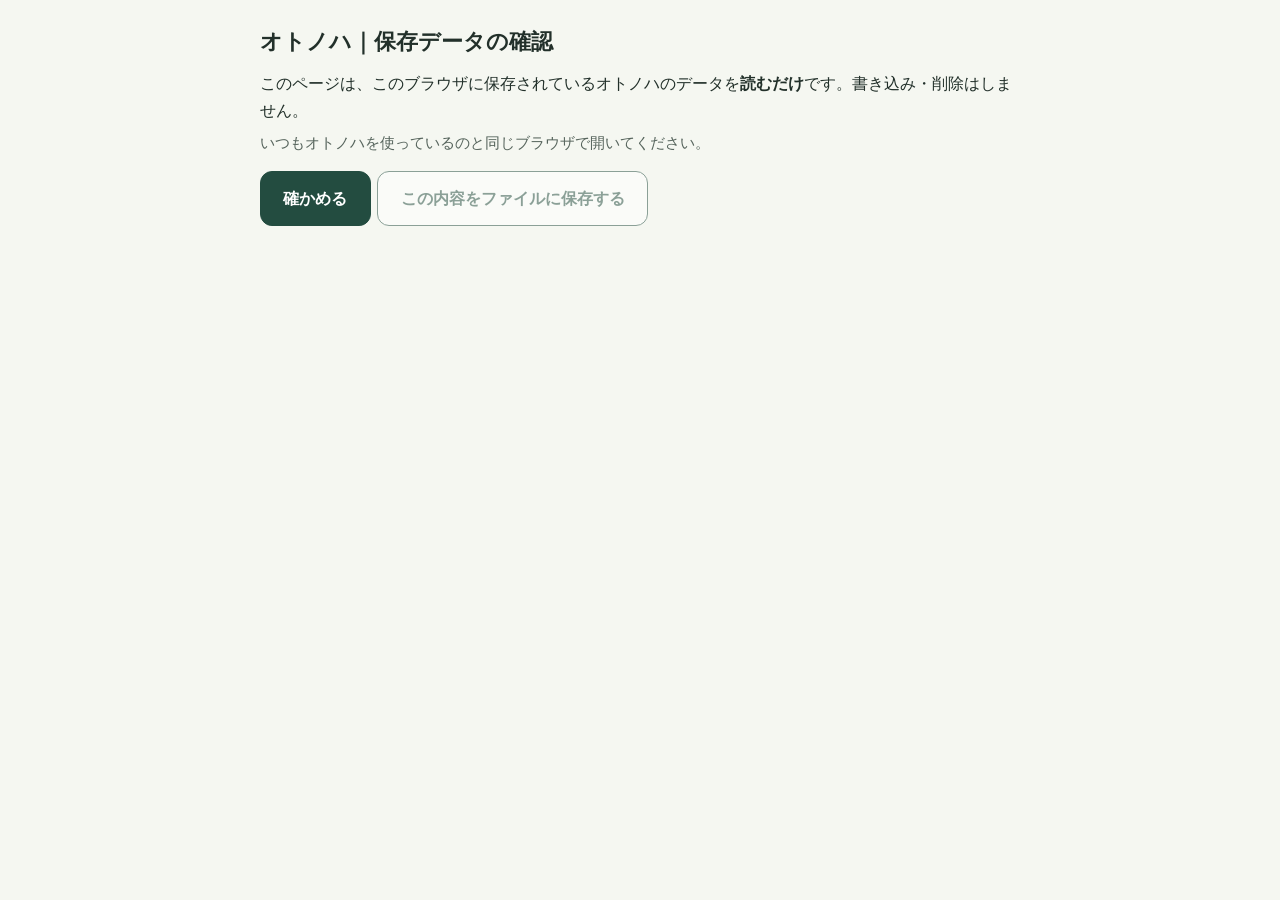
<file: Haishin/check.html>
<!doctype html>
<html lang="ja">
<head>
<meta charset="utf-8">
<meta name="viewport" content="width=device-width, initial-scale=1">
<title>オトノハ｜保存データの確認（見るだけ）</title>
<style>
body{margin:0;font:16px/1.7 system-ui,-apple-system,"Hiragino Sans","Yu Gothic UI",sans-serif;background:#f5f7f1;color:#22302a}
main{max-width:760px;margin:auto;padding:20px}
h1{font-size:1.35rem;margin:.2em 0 .4em}
p{margin:.4em 0}
.note{color:#56645c;font-size:.92rem}
button{font:inherit;font-weight:700;padding:.8em 1.4em;border-radius:12px;border:1px solid #234c40;background:#234c40;color:#fff;cursor:pointer;margin:.6em .4em .6em 0}
button.sub{background:#fff;color:#234c40}
button:disabled{opacity:.5;cursor:default}
section{background:#fff;border:1px solid #d6ddd2;border-radius:14px;padding:14px 16px;margin:14px 0}
h2{font-size:1.05rem;margin:0 0 .4em}
ul{margin:.2em 0;padding-left:1.3em}
.ok{color:#1d6b46;font-weight:700}
.warn{color:#9a4a12;font-weight:700}
#verdict{font-size:1.05rem}
</style>
</head>
<body>
<main>
<h1>オトノハ｜保存データの確認</h1>
<p>このページは、このブラウザに保存されているオトノハのデータを<strong>読むだけ</strong>です。書き込み・削除はしません。</p>
<p class="note">いつもオトノハを使っているのと同じブラウザで開いてください。</p>
<button id="go">確かめる</button><button id="dl" class="sub" disabled>この内容をファイルに保存する</button>
<div id="out"></div>
</main>
<script>
'use strict';
const KEYS={visual:'haishin-visual-studio-v1',audio:'meltune-haishin-studio-config-v1'},DB='meltune-haishin-studio-db';
let dump=null;
const $=id=>document.getElementById(id);
const esc=s=>String(s).replace(/[&<>"]/g,c=>({'&':'&amp;','<':'&lt;','>':'&gt;','"':'&quot;'}[c]));
const n=v=>Array.isArray(v)?v.length:0;
const parse=t=>{try{return JSON.parse(t)}catch(_){return null}};
function summarizeVisual(s){
  if(!s||typeof s!=='object')return null;
  const chars=s.chars&&typeof s.chars==='object'?Object.values(s.chars).map(c=>c&&c.name||'（名前なし）'):[];
  return {
    profiles:Array.isArray(s.profiles)?s.profiles.map(p=>p&&p.name||'（名前なし）'):[],
    chars,
    mascots:Array.isArray(s.mascots)?s.mascots.map(m=>m&&m.name||'（名前なし）'):[],
    songs:n(s.songs),repertoire:n(s.repertoire),singLog:n(s.singLog),
    topics:s.topics&&Array.isArray(s.topics.decks)?s.topics.decks.map(d=>d&&d.name||''):[],
    serifs:n(s.serifs),fmt:s.fmt||1
  };
}
function visualHtml(v){
  return '<ul>'
    +'<li>名義：'+(v.profiles.length?esc(v.profiles.join('、')):'なし')+'</li>'
    +'<li>キャラクター：'+v.chars.length+'体'+(v.chars.length?'（'+esc(v.chars.join('、'))+'）':'')+'</li>'
    +'<li>マスコット：'+v.mascots.length+'体'+(v.mascots.length?'（'+esc(v.mascots.join('、'))+'）':'')+'</li>'
    +'<li>歌枠ノート：曲リスト '+v.repertoire+'曲・セトリ '+v.songs+'曲・歌唱の記録 '+v.singLog+'件</li>'
    +'<li>お題帳：'+v.topics.length+'冊'+(v.topics.length?'（'+esc(v.topics.join('、'))+'）':'')+'・セリフ帳 '+v.serifs+'件</li>'
    +'</ul>';
}
function openDbReadOnly(){
  return new Promise(async res=>{
    try{
      if(indexedDB.databases){const list=await indexedDB.databases();if(!list.some(d=>d.name===DB))return res(null)}
    }catch(_){}
    const r=indexedDB.open(DB);
    // 無いときに新しく作らないよう、作りかけたら取り消す
    r.onupgradeneeded=()=>{try{r.transaction.abort()}catch(_){}};
    r.onsuccess=()=>res(r.result);
    r.onerror=()=>res(null);
  });
}
function req(q){return new Promise(res=>{q.onsuccess=()=>res(q.result);q.onerror=()=>res(null)})}
$('go').onclick=async()=>{
  $('go').disabled=true;
  const out=[],ls={};
  for(let i=0;i<localStorage.length;i++){const k=localStorage.key(i);if(/haishin|otonoha|meltune|kissa/i.test(k))ls[k]=localStorage.getItem(k)}
  const vRaw=ls[KEYS.visual],aRaw=ls[KEYS.audio],v=summarizeVisual(parse(vRaw));
  let assets=0,images=0,sounds=0,covers=0,other=0,takes=0,backups={};
  const db=await openDbReadOnly();
  if(db){
    try{
      const keys=(await req(db.transaction('assets','readonly').objectStore('assets').getAllKeys()))||[];
      assets=keys.length;
      for(const k of keys.map(String)){
        if(k.startsWith('backup:')){const val=await req(db.transaction('assets','readonly').objectStore('assets').get(k));backups[k]=typeof val==='string'?val:'（文字ではない控え）'}
        else if(k.startsWith('cover:'))covers++;
        else if(k.startsWith('visual-studio:'))images++;
        else if(/^[0-9a-f]{8}-/.test(k))sounds++;
        else other++;
      }
      if(db.objectStoreNames.contains('takes'))takes=(await req(db.transaction('takes','readonly').objectStore('takes').count()))||0;
    }catch(e){out.push('<p class="warn">素材の一覧を読めませんでした：'+esc(e&&e.message||e)+'</p>')}
    db.close();
  }
  // 初めの状態でも名義は2つ・キャラクターは2体あるので、それ以外で見る
  const rich=v&&(v.chars.length>2||v.repertoire>0||v.songs>0||v.singLog>0||v.mascots.length>0||v.topics.length>0||v.serifs>0);
  out.unshift('<section><h2>結果</h2><p id="verdict">'
    +(!vRaw?'<span class="warn">映像・キャラクターの設定が、このブラウザには見つかりません。</span>'
      :rich?'<span class="ok">映像・キャラクターの設定は残っています。</span>オトノハの読み込みのほうで、うまく出せていない可能性が高いです。'
      :'<span class="warn">映像・キャラクターの設定は、初めの状態に近い中身です。</span>')
    +'</p></section>');
  out.push('<section><h2>映像・キャラクター・名義・歌枠ノートの設定</h2>'
    +(vRaw?'<p>保存の大きさ：約'+vRaw.length.toLocaleString()+'文字（形式 '+esc(v?v.fmt:'？')+'）</p>'+(v?visualHtml(v):'<p class="warn">中身を読めませんでした。</p>'):'<p class="warn">ありません</p>')+'</section>');
  out.push('<section><h2>効果音・BGM・ラジオ側の設定</h2>'+(aRaw?'<p>保存の大きさ：約'+aRaw.length.toLocaleString()+'文字</p>':'<p class="warn">ありません</p>')+'</section>');
  out.push('<section><h2>素材（画像・音）</h2>'+(db?'<ul><li>全部で '+assets+'件</li><li>立ち絵・背景などの画像：'+images+'件</li><li>効果音・BGM などの音：'+sounds+'件</li><li>番組のカバー画像：'+covers+'件</li><li>そのほか：'+other+'件</li><li>録音したテイク：'+takes+'件</li></ul>':'<p class="warn">素材の保存場所が見つかりません</p>')+'</section>');
  const bk=Object.entries(backups);
  out.push('<section><h2>以前の設定の控え</h2>'+(bk.length?bk.map(([k,t])=>{const b=summarizeVisual(parse(t));return '<p><strong>'+esc(k)+'</strong>（約'+t.length.toLocaleString()+'文字）</p>'+(b?visualHtml(b):'')}).join(''):'<p>ありません</p>')+'</section>');
  out.push('<p class="note">この結果を、スクリーンショットか、そのまま写して送ってください。下のボタンで、設定と控え（文字の部分だけ。画像・音は入りません）をファイルにして手元に残すこともできます。</p>');
  $('out').innerHTML=out.join('');
  dump={at:new Date().toISOString(),page:location.href,localStorage:ls,backups};
  $('dl').disabled=false;$('go').disabled=false;
};
$('dl').onclick=()=>{
  if(!dump)return;
  const a=document.createElement('a');
  a.href=URL.createObjectURL(new Blob([JSON.stringify(dump)],{type:'application/json'}));
  a.download='otonoha-hozon-'+new Date().toISOString().slice(0,10)+'.json';
  document.body.append(a);a.click();a.remove();
  setTimeout(()=>URL.revokeObjectURL(a.href),2000);
};
</script>
</body>
</html>
</file>
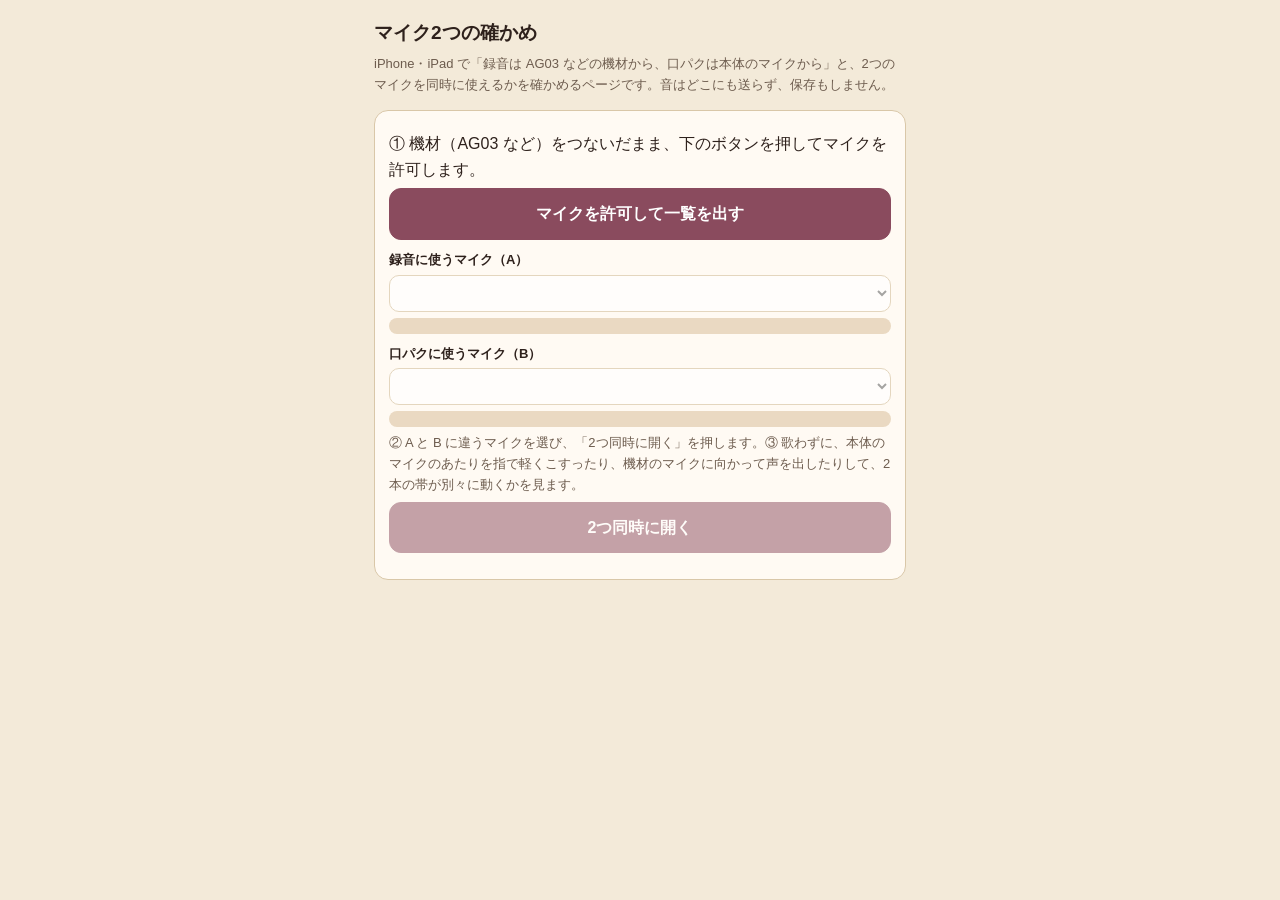
<file: Haishin/mic2.html>
<!doctype html>
<html lang="ja">
<head>
<meta charset="utf-8">
<meta name="viewport" content="width=device-width,initial-scale=1,viewport-fit=cover">
<title>オトノハ｜マイク2つの確かめ</title>
<style>
:root{--ink:#2e211c;--paper:#fffaf3;--line:#d9c7a8;--accent:#8a4b5e;--ok:#3f7a52;--ng:#b8323f}
*{box-sizing:border-box}body{margin:0;font-family:-apple-system,BlinkMacSystemFont,"Hiragino Sans","Yu Gothic",sans-serif;color:var(--ink);background:#f3ead9;line-height:1.6}
main{max-width:560px;margin:0 auto;padding:18px 14px 40px}
h1{font-size:19px;margin:0 0 6px}p{margin:6px 0}.note{font-size:13px;color:#6d5c4e}
.card{background:var(--paper);border:1px solid var(--line);border-radius:14px;padding:14px;margin-top:14px}
button{font:inherit;font-weight:700;border:1px solid var(--accent);background:var(--accent);color:#fff;border-radius:12px;padding:12px 16px;width:100%;min-height:48px}
button:disabled{opacity:.5}
label{display:block;font-size:13px;font-weight:700;margin-top:10px}
select{width:100%;font-size:16px;padding:8px;border:1px solid var(--line);border-radius:10px;background:#fff;margin-top:4px}
.meter{height:16px;border-radius:8px;background:#ead9c2;overflow:hidden;margin-top:6px}.meter i{display:block;height:100%;width:0;background:var(--accent);transition:width .05s}
.res{font-weight:700;font-size:15px;margin-top:12px;white-space:pre-line}.res.ok{color:var(--ok)}.res.ng{color:var(--ng)}
</style>
</head>
<body>
<main>
<h1>マイク2つの確かめ</h1>
<p class="note">iPhone・iPad で「録音は AG03 などの機材から、口パクは本体のマイクから」と、2つのマイクを同時に使えるかを確かめるページです。音はどこにも送らず、保存もしません。</p>
<div class="card">
<p>① 機材（AG03 など）をつないだまま、下のボタンを押してマイクを許可します。</p>
<button type="button" id="start">マイクを許可して一覧を出す</button>
<label>録音に使うマイク（A）<select id="selA" disabled></select></label>
<div class="meter"><i id="mA"></i></div>
<label>口パクに使うマイク（B）<select id="selB" disabled></select></label>
<div class="meter"><i id="mB"></i></div>
<p class="note">② A と B に違うマイクを選び、「2つ同時に開く」を押します。③ 歌わずに、本体のマイクのあたりを指で軽くこすったり、機材のマイクに向かって声を出したりして、2本の帯が別々に動くかを見ます。</p>
<button type="button" id="both" disabled>2つ同時に開く</button>
<div class="res" id="res"></div>
</div>
</main>
<script>
'use strict';
const $=s=>document.querySelector(s);let ctx,streams=[],raf=0;
const stopAll=()=>{cancelAnimationFrame(raf);streams.forEach(s=>s.getTracks().forEach(t=>t.stop()));streams=[]};
function fill(list){for(const sel of [$('#selA'),$('#selB')]){sel.innerHTML=list.map((d,i)=>`<option value="${d.deviceId}">${(d.label||'マイク '+(i+1)).replace(/[<>&]/g,'')}</option>`).join('');sel.disabled=false}if(list.length>1)$('#selB').selectedIndex=1;$('#both').disabled=false}
$('#start').onclick=async()=>{
  try{const s=await navigator.mediaDevices.getUserMedia({audio:true});s.getTracks().forEach(t=>t.stop());
    const list=(await navigator.mediaDevices.enumerateDevices()).filter(d=>d.kind==='audioinput');
    fill(list);$('#res').className='res';$('#res').textContent='見つかったマイク：'+list.length+'つ\n'+list.map(d=>'・'+(d.label||'（名前なし）')).join('\n')+(list.length<2?'\n\nこの端末では、選べるマイクが1つしか出ていません。2つ同時には使えない可能性が高いです。':'')}
  catch(e){$('#res').className='res ng';$('#res').textContent='マイクを開けませんでした（'+e.name+'）'}
};
$('#both').onclick=async()=>{
  stopAll();const a=$('#selA').value,b=$('#selB').value;
  if(a===b){$('#res').className='res ng';$('#res').textContent='A と B に違うマイクを選んでください';return}
  try{
    ctx=ctx||new (window.AudioContext||window.webkitAudioContext)();await ctx.resume();
    const open=id=>navigator.mediaDevices.getUserMedia({audio:{deviceId:{exact:id},echoCancellation:false,noiseSuppression:false,autoGainControl:false}});
    const sA=await open(a),sB=await open(b);streams=[sA,sB];
    const live=s=>s.getAudioTracks()[0]?.readyState==='live';
    const an=[sA,sB].map(s=>{const x=ctx.createAnalyser();x.fftSize=1024;ctx.createMediaStreamSource(s).connect(x);return x});
    const buf=new Float32Array(1024);let diff=0,n=0;
    const tick=()=>{const lv=an.map(x=>{x.getFloatTimeDomainData(buf);let p=0;for(const v of buf)p=Math.max(p,Math.abs(v));return p});
      $('#mA').style.width=Math.min(100,lv[0]*300)+'%';$('#mB').style.width=Math.min(100,lv[1]*300)+'%';
      if(Math.max(lv[0],lv[1])>.02){n++;if(Math.abs(lv[0]-lv[1])>.5*Math.max(lv[0],lv[1]))diff++}
      raf=requestAnimationFrame(tick)};tick();
    const la=sA.getAudioTracks()[0].label,lb=sB.getAudioTracks()[0].label;
    setTimeout(()=>{const both=live(sA)&&live(sB);
      $('#res').className='res '+(both?'ok':'ng');
      $('#res').textContent=(both?'2つとも開いています。':'片方が止まりました。この端末では2つ同時に使えない可能性が高いです。')+'\nA：'+(la||'（名前なし）')+(live(sA)?'（動いています）':'（止まりました）')+'\nB：'+(lb||'（名前なし）')+(live(sB)?'（動いています）':'（止まりました）')+'\n\n2本の帯が別々に動けば、2つ同時に使えています。同じように動くなら、同じマイクの音が2つに届いているだけです。'},1500);
  }catch(e){stopAll();$('#res').className='res ng';$('#res').textContent='2つ同時には開けませんでした（'+e.name+'：'+(e.message||'')+'）。この端末では、同時に使えるマイクは1つのようです。'}
};
window.addEventListener('pagehide',stopAll);
</script>
</body>
</html>
</file>
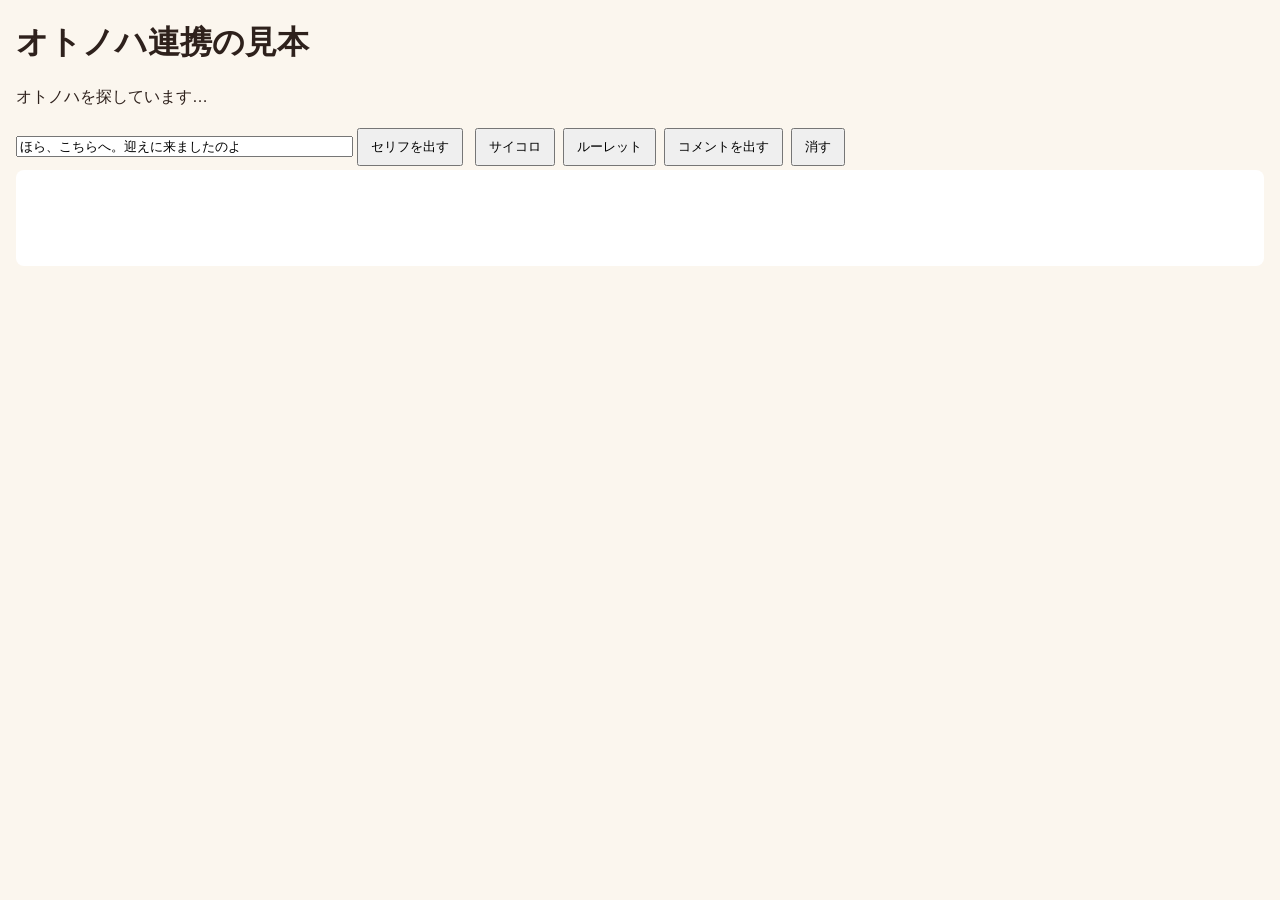
<file: Haishin/dev/otonoha-bridge-sample.html>
<!doctype html><html lang="ja"><meta charset="utf-8"><title>オトノハ連携の見本</title>
<style>body{font-family:sans-serif;margin:16px;background:#fbf6ee;color:#2e211c}button{margin:4px;padding:8px 12px}#log{white-space:pre-wrap;font-size:12px;background:#fff;padding:8px;border-radius:8px;min-height:80px}</style>
<h1>オトノハ連携の見本</h1>
<p id="st">オトノハを探しています…</p>
<input id="t" value="ほら、こちらへ。迎えに来ましたのよ" size="40"><button id="say">セリフを出す</button>
<button id="dice">サイコロ</button><button id="wheel">ルーレット</button><button id="cm">コメントを出す</button><button id="clr">消す</button>
<div id="log"></div>
<script>
const send=(type,extra)=>parent.postMessage({otonoha:1,type,...extra},'*');
const log=s=>{document.getElementById('log').textContent=s+'\n'+document.getElementById('log').textContent};
addEventListener('message',e=>{const m=e.data;if(!m||m.otonoha!==1)return;
 if(m.type==='welcome')document.getElementById('st').textContent='つながりました（使える命令：'+m.can.join(' / ')+'）';
 if(m.type==='event')log('出来事：'+m.name+' '+JSON.stringify(m.data));
 if(m.type==='error')log('エラー：'+m.error)});
send('hello',{name:'オトノハ連携の見本',events:['*']});
document.getElementById('say').onclick=()=>send('say',{text:document.getElementById('t').value,title:'見本'});
document.getElementById('dice').onclick=()=>send('dice',{count:2,faces:6});
document.getElementById('wheel').onclick=()=>send('wheel',{items:['歌う','語る','罰ゲーム']});
document.getElementById('cm').onclick=()=>send('comments',{items:[{name:'リン',icon:'🌻',color:'#ffdf79',text:'見本アプリからのコメント！'}]});
document.getElementById('clr').onclick=()=>send('clear',{what:'all'});
</script></html>
</file>
<file: Chara-reader/style.css>
:root{--paper:#f7f2eb;--ink:#342b2c;--muted:#75655f;--red:#80273e;--red2:#a33a51;--gold:#a08360;--line:#d9c9b7;--text:var(--ink)}
*{box-sizing:border-box}html,body{margin:0;min-height:100%;background:#eee6db;color:var(--ink)}
body{font-family:"Yu Gothic UI","Hiragino Sans",Meiryo,sans-serif;background:radial-gradient(ellipse at 4% 0%,#fffaf2,transparent 50%),linear-gradient(140deg,#f4eee6,#eae0d4)}
button,input,select,textarea{font:inherit}button{touch-action:manipulation}.app-shell{max-width:1220px;margin:auto;padding:32px 28px calc(24px + env(safe-area-inset-bottom))}
.hero{position:relative;display:grid;grid-template-columns:100px 1fr auto;gap:23px;align-items:center;padding:14px 4px 28px;border-bottom:1px solid #bda58a}
.hero-icon{width:100px;height:100px;filter:drop-shadow(0 5px 10px #6b3c2310)}.eyebrow{display:block;font-size:10px;font-weight:600;letter-spacing:.22em;color:#896d50}
h1,h2,.hero-caption,.rio-line{font-family:"Yu Mincho","Hiragino Mincho ProN",serif}h1{font-size:34px;letter-spacing:.1em;font-weight:500;margin:8px 0}h2{margin:7px 0 0;font-size:23px;font-weight:500;letter-spacing:.08em}.hero-caption{margin:9px 0 0;font-size:14px;letter-spacing:.15em;color:#77635b}
.status-pill{align-self:start;margin-top:12px;border:1px solid #cdbba8;color:#72564c;border-radius:30px;padding:9px 15px;font-size:11px;background:#ffffff40}.status-pill:before{content:"";display:inline-block;background:#9d3e51;width:5px;height:5px;border-radius:50%;margin-right:8px}
.rio-message{display:flex;gap:24px;align-items:center;padding:21px 6px;margin-bottom:6px}.rio-speaker{font-size:11px;letter-spacing:.14em;white-space:nowrap;color:#8e3448;border-right:1px solid #cdb9a4;padding-right:24px}.rio-line{font-size:15px;line-height:1.9;margin:0;flex:1}.message-star{font-size:23px;color:#9e8261}
.layout{display:grid;grid-template-columns:minmax(0,1fr) 324px;gap:23px}.card{border-radius:5px}.main-card{position:relative;overflow:hidden;background:#fffaf4;border:1px solid #d9c9b7;padding:26px;box-shadow:0 12px 35px #57392708}.section-heading{display:flex;align-items:center;justify-content:space-between;gap:12px;margin-bottom:22px}.small-note{color:#826f65;font-size:11px}.toolbar,.button-grid{display:flex;flex-wrap:wrap;gap:8px}.toolbar{margin-bottom:15px}.button-grid>.btn{flex:1 1 42%}
.btn{border:1px solid #d9c9b7;background:#f6efe6;color:#57433d;border-radius:4px;padding:10px 12px;min-height:43px;font-size:12px;cursor:pointer;transition:background .15s,border-color .15s}.btn:hover{background:#eee2d5;border-color:#b18d73}.btn.accent{color:#80273e;background:#f7e9e7;border-color:#dbb9b8}.btn.primary{background:#f3e6d5;color:#552031;border-color:#f3e6d5;font-size:14px;min-height:52px;letter-spacing:.06em}.btn.primary:hover{background:#fff5e5}.btn.wide{width:100%}.btn:disabled{opacity:.5;cursor:not-allowed}
textarea{width:100%;min-height:410px;resize:vertical;padding:19px 18px;color:#342b2c;background:linear-gradient(#fffdf9ee,#fffdf9ee),url("assets/rio-botanical.svg") no-repeat right bottom / 270px;border:1px solid #dfd1c1;border-radius:3px;line-height:2;font-size:14px}textarea::placeholder{color:#88756b;opacity:1}button:focus-visible,input:focus-visible,select:focus-visible,textarea:focus-visible{outline:2px solid #b77646;outline-offset:3px}
.meta-row{display:flex;flex-wrap:wrap;gap:18px;margin-top:13px;color:#7b6459;font-size:11px}.save-notice{border-top:1px solid #e6dace;margin:17px 0 0;padding-top:13px;color:#806c61;font-size:11px;line-height:1.8}
.side-card{display:grid;gap:13px;align-content:start;padding:25px 23px;color:#fff5ed;background:linear-gradient(150deg,#642336ee,#301c27fa),url("assets/rio-botanical.svg") center bottom/380px no-repeat;border:1px solid #6c3544;box-shadow:0 15px 30px #3c1c2920}.side-card .eyebrow{color:#ddbaa0}.console-title{margin-bottom:4px}.side-card h2{font-size:24px;margin:8px 0 9px}.side-card .btn:not(.primary){background:#ffffff08;border-color:#aa798355;color:#f2dfd5}.side-card .btn:not(.primary):hover{background:#ffffff18}.side-card .btn.danger{color:#e6b9b6;font-size:11px;border-color:transparent;background:transparent}
label{display:grid;gap:7px;font-size:12px;color:#725a50}.side-card label{color:#ead8cc}.side-card label>span{font-size:12px;color:#fff2df}select,input[type=text]{width:100%;min-width:0;color:#382c2b;background:#fffaf4;border:1px solid #cebaa9;border-radius:3px;padding:10px;font-size:13px}.side-card select{background:#38232d;color:#f7e8db;border-color:#aa798366;font-size:11px}input[type=range]{width:100%;accent-color:#ddbfa0}input[type=checkbox]{accent-color:#a4465a;width:16px;height:16px}.check-row{display:flex;align-items:center;gap:8px;font-size:11px}.divider{height:1px;background:#cfa99833;margin:2px 0}
.progress-card{padding:13px 15px;border:1px solid #be8f793d;background:#100a111c}.progress-main{font-family:Georgia,serif;font-size:29px;letter-spacing:.07em}.progress-sub{font-size:10px;color:#dfc1b2;margin-top:5px}.now-reading{padding:13px 14px;min-height:72px;border-left:2px solid #b58a6f;background:#ffffff06;color:#f0dbcf;font-size:12px;line-height:1.9;overflow-wrap:anywhere}
footer{display:flex;justify-content:space-between;flex-wrap:wrap;gap:10px;margin-top:23px;padding-top:16px;border-top:1px solid #cebaa3;color:#7e665a;font-size:10px;line-height:1.8}.version{margin-left:12px;opacity:.8}
dialog{width:min(750px,calc(100% - 28px));max-height:86vh;padding:0;background:#fcf7ef;color:#342b2c;border:1px solid #b59677;border-radius:6px;box-shadow:0 25px 80px #24101955}dialog::backdrop{background:#23131d9c}.dialog-head{display:flex;justify-content:space-between;align-items:center;gap:15px;padding:16px 22px;border-bottom:1px solid #d7c6b3}.dialog-head strong{font-size:14px}.dialog-body{padding:22px;white-space:pre-wrap;line-height:1.8;overflow:auto;max-height:68vh;overflow-wrap:anywhere}.settings-body{display:grid;gap:19px;white-space:normal}.settings-intro{font-family:"Yu Mincho",serif;margin:0;color:#7d3546;font-size:14px}.settings-textarea{min-height:112px;font-size:12px}.settings-body .btn.primary{background:#80273e;color:#fff7ed;border-color:#80273e}.sr-only{position:absolute;width:1px;height:1px;overflow:hidden;clip-path:inset(50%);white-space:nowrap}
@media(min-width:1000px){.main-card textarea{min-height:510px}}
@media(max-width:860px){.app-shell{padding:20px 16px}.layout{grid-template-columns:1fr}.hero{grid-template-columns:76px 1fr;gap:15px;padding-bottom:20px}.hero-icon{width:76px;height:76px}h1{font-size:27px}.status-pill{grid-column:1/-1;justify-self:start;margin-top:0}.rio-message{gap:12px;padding:19px 0}.rio-speaker{padding-right:12px}.rio-line{font-size:14px}.main-card{padding:20px}.side-card{padding:24px}textarea{min-height:330px}.small-note{display:none}}
@media(max-width:400px){.app-shell{padding:15px 11px}.hero{grid-template-columns:64px 1fr;gap:12px}.hero-icon{width:64px;height:64px}h1{font-size:23px;letter-spacing:.04em}.hero-caption{font-size:12px}.rio-message{gap:10px}.rio-speaker{font-size:10px}.main-card{padding:15px}.toolbar>.btn{flex:1 1 42%;font-size:11px}.message-star{display:none}}
@media(prefers-reduced-motion:reduce){*{transition:none!important}}

/* Appearance overrides keep readable foregrounds for light and dark palettes. */
:root{--dress-background:#eee6db;--dress-paper:#fffaf4;--dress-accent:#80273e;--dress-gold:#a08360;--dress-ink:#241d24;--dress-page-ink:#241d24;--dress-panel-ink:#fffaf4}
html,body{background:var(--dress-background);color:var(--dress-page-ink)}
.main-card,dialog{background:var(--dress-paper);color:var(--dress-ink);border-color:var(--dress-gold)}
.hero,footer{border-color:var(--dress-gold)}.hero-icon{object-fit:cover;border-radius:22%;border:1px solid var(--dress-gold)}
.hero-caption,.rio-speaker,.eyebrow,footer,.status-pill{color:var(--dress-page-ink)}.message-star{color:var(--dress-gold)}.rio-speaker,.status-pill{border-color:var(--dress-gold)}
.main-card .eyebrow,.small-note,.meta-row,.save-notice,.settings-intro,.settings-body label,.appearance-help{color:var(--dress-ink)}
.main-card textarea,.settings-body textarea,.settings-body input[type=text],.settings-body select{background:var(--dress-paper);color:var(--dress-ink);border-color:var(--dress-gold)}textarea::placeholder{color:inherit;opacity:.65}
.btn,.btn.accent{background:var(--dress-paper);color:var(--dress-ink);border-color:var(--dress-gold)}.btn:hover{filter:brightness(.94);background:var(--dress-paper)}
.side-card{background:var(--dress-accent);color:var(--dress-panel-ink);border-color:var(--dress-gold)}.side-card .eyebrow,.side-card label,.side-card label>span,.progress-sub,.now-reading{color:var(--dress-panel-ink)}
.side-card .btn:not(.primary),.side-card .btn.danger,.side-card select{color:var(--dress-panel-ink);background:transparent;border-color:var(--dress-gold)}.side-card select option{color:var(--dress-panel-ink);background:var(--dress-accent)}
.btn.primary,.settings-body .btn.primary{background:var(--dress-accent);color:var(--dress-panel-ink);border-color:var(--dress-gold)}.side-card .btn.primary{background:var(--dress-paper);color:var(--dress-ink)}
.now-reading{border-left-color:var(--dress-gold)}input[type=range]{accent-color:var(--dress-gold)}input[type=checkbox]{accent-color:var(--dress-accent)}.save-notice,.dialog-head{border-color:var(--dress-gold)}
.appearance-preview{display:grid;grid-template-columns:72px 1fr;align-items:center;gap:15px;padding:20px;border:1px solid;border-radius:8px}.appearance-preview img{width:72px;height:72px;object-fit:cover;border-radius:18%}.appearance-preview strong{font-family:"Yu Mincho",serif;font-size:19px;overflow-wrap:anywhere}.appearance-preview p{font-size:12px;margin:7px 0 0}.appearance-preview>div:last-child{grid-column:1/-1;padding:15px;border-radius:4px;display:flex;align-items:center;justify-content:space-between;font-size:12px;gap:10px}.appearance-preview span{padding:8px 14px;border-radius:3px}
.color-grid{display:grid;grid-template-columns:1fr 1fr;gap:16px}.color-grid input{width:100%;height:44px;cursor:pointer;border:1px solid var(--dress-gold);background:transparent;border-radius:4px;padding:3px}.preset-row{display:flex;flex-wrap:wrap;gap:8px}.appearance-help{font-size:12px;line-height:1.8;margin:0}fieldset{border:1px solid var(--dress-gold);padding:14px;min-width:0}legend{font-size:12px;padding:0 6px}input[type=file]{max-width:100%;font-size:12px}#readerTitle{overflow-wrap:anywhere}
</file>
